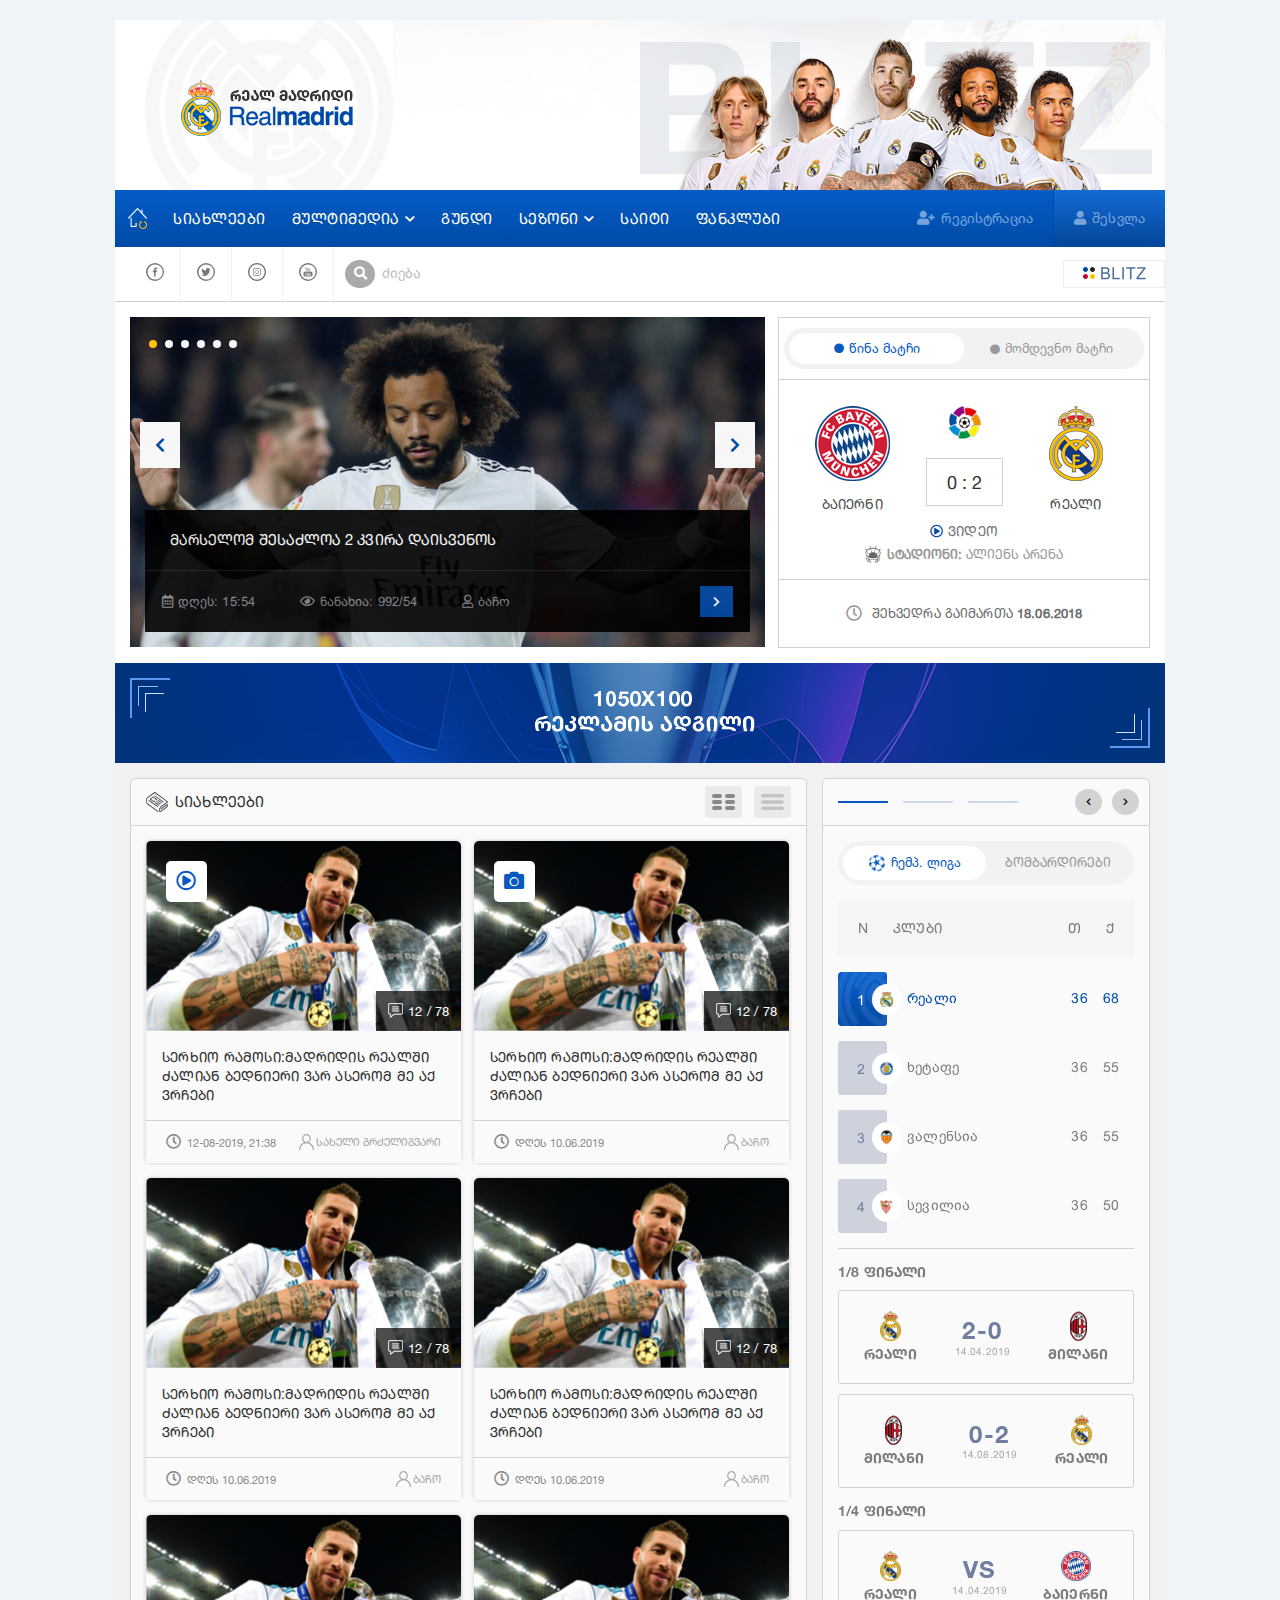
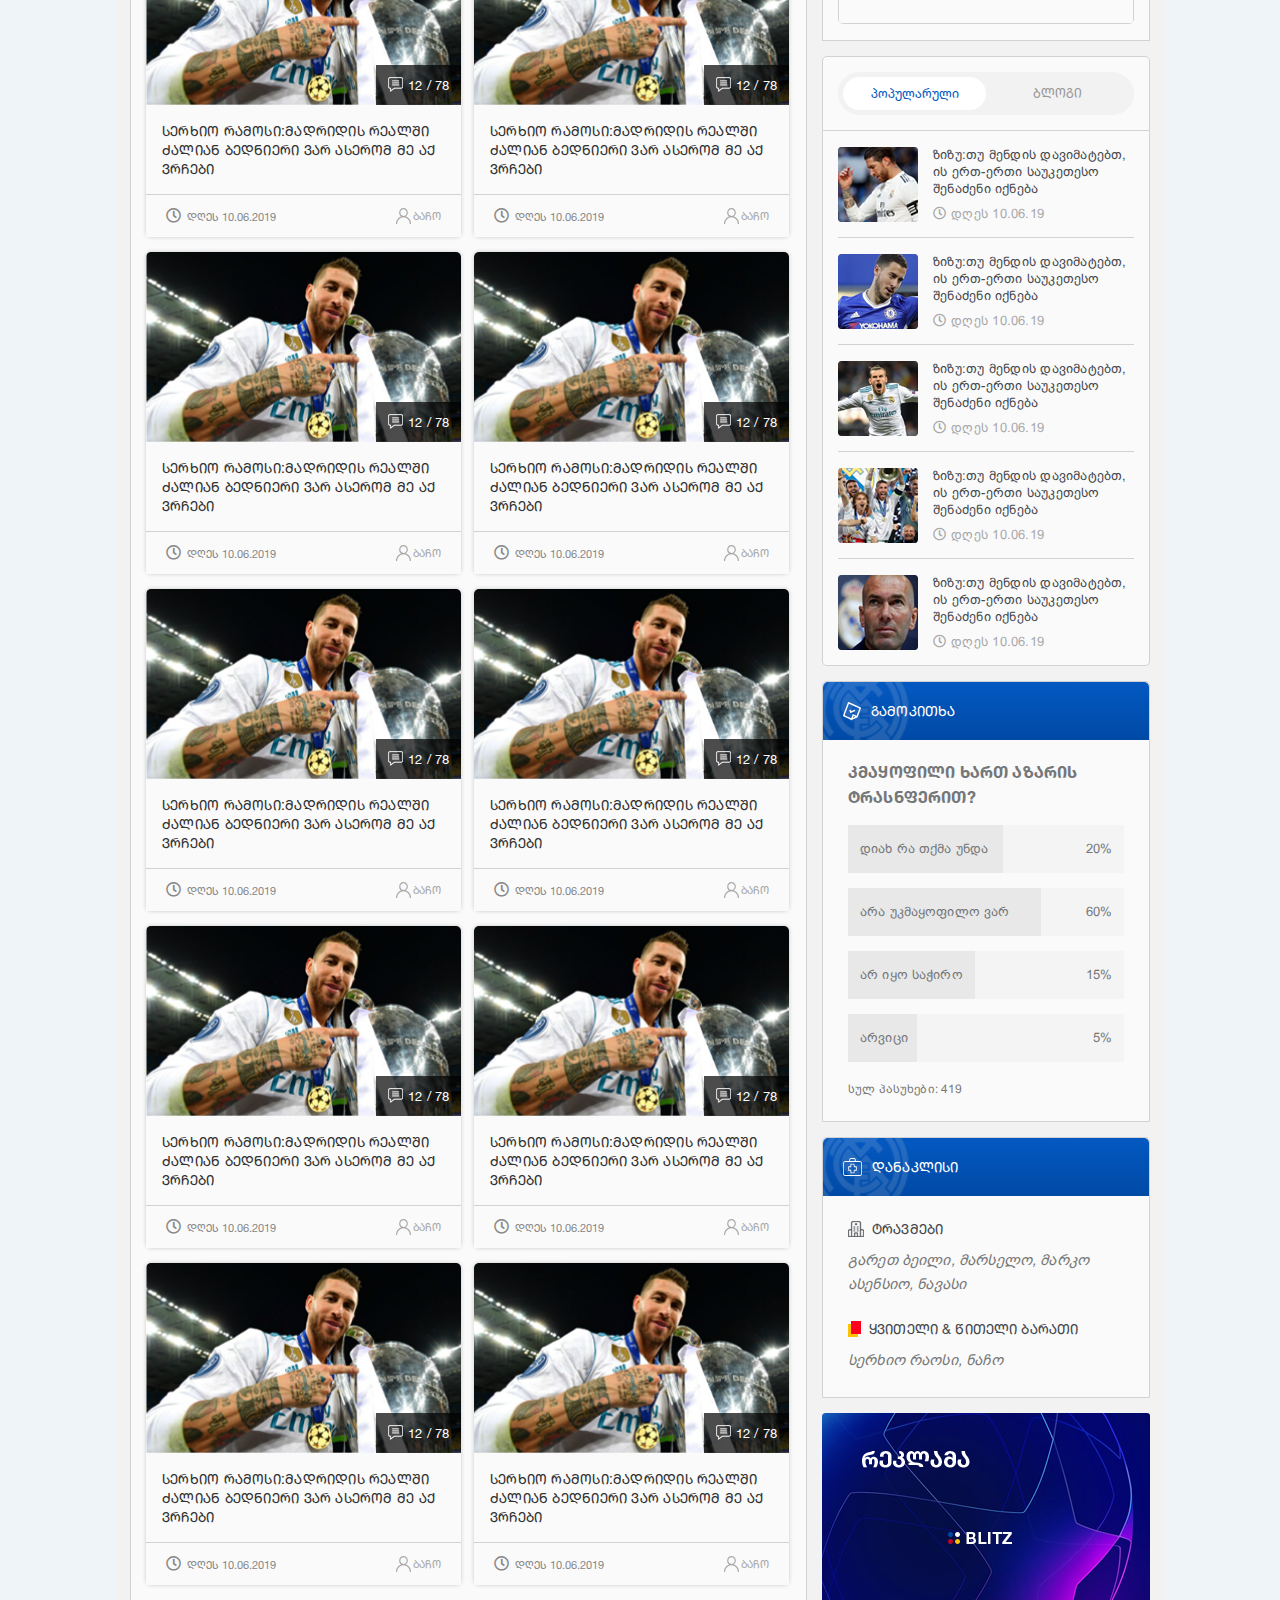
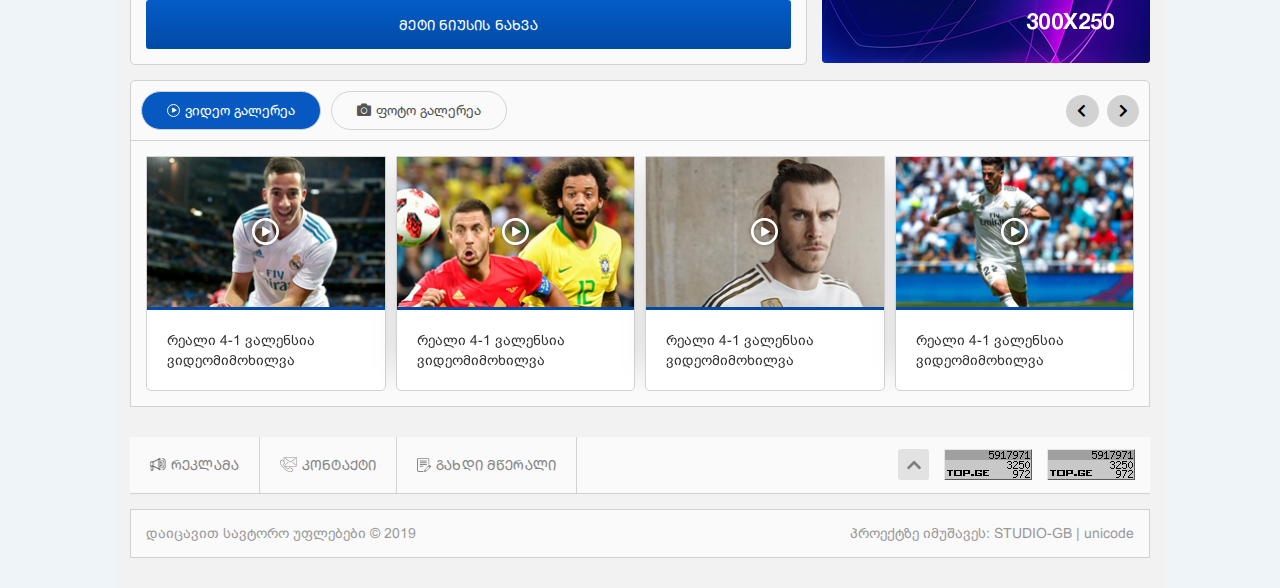
<file: Real/index.html>
﻿<!DOCTYPE html>
<html lang="ka">

<head>
    <title>Real-FC</title>
    <meta charset="UTF-8">
    <meta name="viewport" content="width=device-width, initial-scale=1.0">
    <meta http-equiv="X-UA-Compatible" content="ie=edge">
    <link rel="stylesheet" href="css/font-awasome.css">
    <link rel="stylesheet" href="css/swiper.min.css">
    <link rel="stylesheet" href="css/fonts.css">
    <link rel="stylesheet" href="css/styles.css">
    <link rel="stylesheet" href="css/responsive.css">

</head>

<body>
    <div class="body">
        <header>
            <div class="top_container">
                <h1>
                    <a href="index.html"><img src="images/logo.png" alt="logo"></a>
                    <a href="index.html" class="responsive_logo"><img src="images/responsive_logo.png" alt="logo"></a>
                </h1>
                <div class="background"></div>
            </div>

            <nav class="responsive_nav nav">
                <div class="show_menu">
                    <i class="fas fa-bars"></i>
                </div>
                <div class="authorization">
                    <div class="registration">
                        <button class="registration_popup">
                            <!-- New linkshi chasma ar chirdeba -->
                            <i class="fas fa-user-plus"></i>
                        </button>
                    </div>
                    <div class="sign_in">
                        <button class="sign_in_popup">
                            <!-- New igive wyoba ro qondes i garet gamovitane -->
                            <i class="fas fa-user"></i>
                        </button>
                    </div>
                </div>
                <div class="hidden_menu">
                    <ul>
                        <li><a href="search.html">სიახლეები</a></li>
                        <li class="dropdown_menu"><a>მულტიმედია<i class="fas fa-chevron-down arrow_down"></i></a>
                            <ul class="dropdown_content">
                                <li><a href="#">ვიდეო</a></li>
                                <li><a href="#">აუდიო</a></li>
                            </ul>
                        </li>
                        <li><a href="team.html">გუნდი</a></li>
                        <li class="dropdown_menu"><a>სეზონი<i class="fas fa-chevron-down arrow_down"></i></a>
                            <ul class="dropdown_content">
                                <li><a href="#">ჩემპიონთა ლიგა</a></li>
                                <li><a href="#">ლა ლიგა</a></li>
                                <li><a href="#">კოპა დელ რეი</a></li>
                            </ul>
                        </li>
                        <li><a href="#">საიტი</a></li>
                        <li><a href="#">ფანკლუბი</a></li>
                    </ul>
                </div>
            </nav>
            <nav class="nav">
                <ul class="menu">
                    <li>
                        <a href="index.html"><svg xmlns="http://www.w3.org/2000/svg"
                                xmlns:xlink="http://www.w3.org/1999/xlink" width="19" height="21" viewBox="0 0 19 21">
                                <defs>
                                    <image id="9b1yb" width="19" height="19"
                                        xlink:href="[data-uri]" />
                                    <clipPath id="9b1ya">
                                        <path d="M0 19V0h19v19z" />
                                    </clipPath>
                                </defs>
                                <g>
                                    <g>
                                        <g clip-path="url(&quot;#9b1ya&quot;)">
                                            <use xlink:href="#9b1yb" />
                                        </g>
                                    </g>
                                    <g>
                                        <path fill="#fcbf00"
                                            d="M17.82 13.977a3.965 3.965 0 0 0-1.541-.985v1.24c.271.138.528.318.753.55a3.027 3.027 0 0 1 0 4.196 2.84 2.84 0 0 1-4.085 0 3.03 3.03 0 0 1 0-4.196c.003-.003.012-.009.016-.014h.001l.668.685-.004-2.174-2.115-.003.665.683a.067.067 0 0 1-.016.018c-1.561 1.603-1.561 4.205 0 5.808a3.926 3.926 0 0 0 5.658 0c1.56-1.603 1.562-4.205 0-5.808z" />
                                    </g>
                                </g>
                            </svg></a>
                    </li>
                    <li><a href="search.html">სიახლეები</a></li>
                    <li class="dropdown_menu"><a href="#">მულტიმედია<i class="fas fa-chevron-down arrow_down"></i><i
                                class="fas fa-chevron-up arrow_up"></i></a>
                        <ul class="dropdown_content">
                            <li><a href="#">ვიდეო</a></li>
                            <li><a href="#">აუდიო</a></li>
                        </ul>
                    </li>
                    <li><a href="team.html">გუნდი</a></li>
                    <li class="dropdown_menu"><a href="season.html">სეზონი<i
                                class="fas fa-chevron-down arrow_down"></i><i
                                class="fas fa-chevron-up arrow_up"></i></a>
                        <ul class="dropdown_content">
                            <li><a href="#">ჩემპიონთა ლიგა</a></li>
                            <li><a href="#">ლა ლიგა</a></li>
                            <li><a href="#">კოპა დელ რეი</a></li>
                        </ul>
                    </li>
                    <li><a href="#">საიტი</a></li>
                    <li><a href="#">ფანკლუბი</a></li>
                </ul>
                <div class="authorization">
                    <div class="registration">
                        <button class="registration_popup">
                            <!-- New linkshi chasma ar chirdeba -->
                            <i class="fas fa-user-plus"></i>
                            <p>რეგისტრაცია</p>
                        </button>
                    </div>
                    <div class="sign_in">
                        <button class="sign_in_popup">
                            <!-- New igive wyoba ro qondes i garet gamovitane -->
                            <i class="fas fa-user"></i>
                            <p>შესვლა</p>
                        </button>
                    </div>
                </div>
            </nav>
            <div class="bottom_container">
                <div class="left_container">
                    <div class="social">
                        <a href="#"><svg xmlns="http://www.w3.org/2000/svg" width="18" height="18" viewBox="0 0 18 18">
                                <g>
                                    <g>
                                        <path fill="#777"
                                            d="M9.57 13.5V9.21h1.324l.241-1.588H9.57V6.48c0-.35.363-.432.532-.432h1.01V4.505L9.956 4.5c-1.583 0-1.943 1.15-1.943 1.886v1.237H6.864V9.21h1.148v4.29zM9 1.405a7.594 7.594 0 1 1 0 15.187A7.594 7.594 0 0 1 9 1.406zM9 18a9 9 0 0 0 9-9 9 9 0 0 0-9-9 9 9 0 0 0-9 9 9 9 0 0 0 9 9z" />
                                    </g>
                                </g>
                            </svg></a>
                        <a href="#"><svg xmlns="http://www.w3.org/2000/svg" width="18" height="18" viewBox="0 0 18 18">
                                <g>
                                    <g>
                                        <path fill="#777"
                                            d="M4.5 12.053zm0 0c.854.56 1.85.884 2.904.884 2.995 0 5.322-2.615 5.197-5.84l-.001-.01V7.06v-.03c.272-.2.638-.556.9-1.023a3.09 3.09 0 0 1-1.03.315c.271-.158.674-.676.773-1.086-.261.18-.862.441-1.158.441v.002a1.79 1.79 0 0 0-1.342-.618c-1.025 0-1.856.895-1.856 2 0 .152.016.3.047.445C7.542 7.468 5.916 6.717 5 5.432c-.562 1.05-.075 2.217.564 2.643-.219.017-.622-.027-.811-.226-.014.696.298 1.619 1.432 1.953-.219.128-.605.09-.773.063.06.59.824 1.358 1.66 1.358-.299.37-1.315 1.044-2.572.83zM9 1.406a7.594 7.594 0 1 1 0 15.187A7.594 7.594 0 0 1 9 1.406zM9 18a9 9 0 0 0 9-9 9 9 0 0 0-9-9 9 9 0 0 0-9 9 9 9 0 0 0 9 9z" />
                                    </g>
                                </g>
                            </svg></a>
                        <a href="#"><svg xmlns="http://www.w3.org/2000/svg" xmlns:xlink="http://www.w3.org/1999/xlink"
                                width="18" height="18" viewBox="0 0 18 18">
                                <defs>
                                    <image id="97n5b" width="18" height="18"
                                        xlink:href="[data-uri]" />
                                    <clipPath id="97n5a">
                                        <path d="M0 18V0h18v18z" />
                                    </clipPath>
                                </defs>
                                <g>
                                    <g>
                                        <g clip-path="url(&quot;#97n5a&quot;)">
                                            <use xlink:href="#97n5b" />
                                        </g>
                                    </g>
                                    <g>
                                        <path fill="#777"
                                            d="M11.023 7.3a.322.322 0 0 0 .227-.552.326.326 0 0 0-.227-.094.325.325 0 0 0-.324.323.325.325 0 0 0 .324.323zm-2.007.536a1.142 1.142 0 0 1 1.136.98 1.149 1.149 0 0 1-2.271.336 1.14 1.14 0 0 1 .213-.852 1.139 1.139 0 0 1 .922-.464zm-1.069 2.589a1.783 1.783 0 0 0 1.332.333 1.78 1.78 0 0 0 1.178-.706c.285-.385.404-.858.333-1.332a1.785 1.785 0 0 0-.505-1.005 1.785 1.785 0 0 0-1.532-.506c-.474.07-.892.32-1.178.706a1.783 1.783 0 0 0-.333 1.332c.07.474.32.892.705 1.178zM5.646 7.16c0-.836.68-1.515 1.516-1.515h3.676c.836 0 1.516.68 1.516 1.515v3.677c0 .835-.68 1.515-1.516 1.515H7.162c-.836 0-1.516-.68-1.516-1.515V7.16zM10.838 13C12.031 13 13 12.03 13 10.838V7.16C13 5.97 12.03 5 10.838 5H7.162C5.97 5 5 5.97 5 7.16v3.677C5 12.029 5.97 13 7.162 13z" />
                                    </g>
                                </g>
                            </svg></a>
                        <a href="#"><svg xmlns="http://www.w3.org/2000/svg" width="18" height="18" viewBox="0 0 18 18">
                                <g>
                                    <g>
                                        <path fill="#777"
                                            d="M7.367 7.772V6.738L8.141 4.5h-.588l-.356 1.389h-.036l-.374-1.389h-.583l.74 2.302v.97zm1.274-1.93a.22.22 0 0 1 .153-.051c.067 0 .096.017.138.052.042.034.063.079.063.136v1.14c0 .07-.02.123-.061.164-.043.038-.071.057-.14.057-.069 0-.121-.02-.157-.057-.037-.038-.055-.093-.055-.163V5.979c0-.057.02-.103.059-.136zm-.257 1.751c.135.127.2.191.423.191.232 0 .262-.062.397-.186.131-.123.197-.296.197-.516v-1.07c0-.195-.064-.388-.176-.5-.13-.13-.195-.205-.407-.205-.233 0-.298.088-.437.205-.138.118-.2.288-.2.485V7.07c0 .219.069.392.203.522zm1.516.169c.024.024.071.04.13.04a.442.442 0 0 0 .264-.096c.123-.095.225-.226.333-.421v.435h.41V5.31h-.41v1.638c-.049.057-.263.346-.3.346-.048 0-.057-.013-.08-.04-.02-.027-.032-.07-.032-.131V5.309h-.41V7.3c0 .154.013.379.095.463zm1.53 3.357v-.076c0-.092-.016-.346-.043-.383-.028-.04-.076-.059-.14-.059-.065 0-.113.02-.142.059-.029.037-.044.291-.044.383v.076zm-1.898 1.184a.214.214 0 0 0 .102.025c.052 0 .091-.016.115-.048.025-.031.075-.082.075-.154v-1.362c0-.076-.053-.132-.082-.173a.166.166 0 0 0-.134-.056.199.199 0 0 0-.092.021c-.028.014-.083.037-.113.068v1.6a.461.461 0 0 0 .129.079zM6.139 9.404h1.23v.409h-.415v2.862h-.412V9.813H6.14zm4.67.998a.613.613 0 0 1 .456-.176c.192 0 .338.053.438.16.105.112.156.456.156.659v.408h-.798v.545c0 .113.015.192.042.236.028.043.073.065.142.065.068 0 .115-.018.142-.055.027-.037.043-.117.043-.246V11.9h.428v.111c0 .222-.05.386-.156.498-.105.11-.26.167-.467.167a.562.562 0 0 1-.442-.179c-.107-.115-.16-.279-.16-.486v-.966c0-.186.059-.528.177-.643zM9.612 12.63a.55.55 0 0 1-.183-.151v.171h-.433V9.404h.408v.981a.824.824 0 0 1 .208-.156.412.412 0 0 1 .2-.054c.134 0 .239.05.31.145.07.096.106.236.106.42v1.447c0 .16-.033.28-.1.366a.354.354 0 0 1-.29.128.48.48 0 0 1-.226-.051zM7.353 10.23h.415v1.903c0 .052.009.09.027.114.018.023.047.035.087.035.03 0 .097-.015.145-.048.048-.03.119-.07.158-.117v-1.887h.404v2.446H8.16v-.295c-.08.087-.161.184-.248.23a.485.485 0 0 1-.248.072c-.099 0-.174-.033-.224-.1a.485.485 0 0 1-.087-.298zm4.503 3.268c.91 0 1.644-.753 1.644-1.68v-1.557c0-.929-.735-1.681-1.644-1.681H6.144c-.908 0-1.644.752-1.644 1.68v1.558c0 .927.736 1.68 1.644 1.68zM9 1.406a7.594 7.594 0 1 1 0 15.187A7.594 7.594 0 0 1 9 1.406zM9 18a9 9 0 0 0 9-9 9 9 0 0 0-9-9 9 9 0 0 0-9 9 9 9 0 0 0 9 9z" />
                                    </g>
                                </g>
                            </svg></a>
                    </div>
                    <div class="form">
                        <form action="action.php" method="get">
                            <button><i class="fas fa-search"></i></button>
                            <input type="text" name="search" placeholder="ძიება">
                        </form>
                    </div>
                </div>
                <div class="right_container">
                    <div class="company_icons">
                        <div class="hover_container">
                            <div class="row">
                                <div class="team">
                                    <a href="#"><img src="images/icons/barca.png" alt="juve">mybarca.ge</a>
                                </div>
                                <div class="team">
                                    <a href="#"><img src="images/icons/barca.png" alt="juve">mybarca.ge</a>
                                </div>
                                <div class="team">
                                    <a href="#"><img src="images/icons/barca.png" alt="juve">mybarca.ge</a>
                                </div>
                                <div class="team">
                                    <a href="#"><img src="images/icons/barca.png" alt="juve">mybarca.ge</a>
                                </div>
                            </div>
                            <div class="row">
                                <div class="team">
                                    <a href="#"><img src="images/icons/barca.png" alt="juve">mybarca.ge</a>
                                </div>
                                <div class="team">
                                    <a href="#"><img src="images/icons/barca.png" alt="juve">mybarca.ge</a>
                                </div>
                                <div class="team">
                                    <a href="#"><img src="images/icons/barca.png" alt="juve">mybarca.ge</a>
                                </div>
                                <div class="team">
                                    <a href="#"><img src="images/icons/barca.png" alt="juve">mybarca.ge</a>
                                </div>
                            </div>

                            
                        </div>
                        <div class="blitz">
                            <i class="fas fa-caret-left"></i>
                            <a href="#"></a>
                        </div>
                    </div>
                </div>
            </div>
        </header>
        <div class="container">
            <div class="content">
                <div class="left_container">
                    <div class="swiper-container slider_first">
                        <div class="swiper-wrapper">
                            <div class="swiper-slide">
                                <div class="slider_content">
                                    <div class="text_container">
                                        <h2><a href="#">მარსელომ შესაძლოა 2 კვირა დაისვენოს</a></h2>
                                    </div>
                                    <div class="bottom_container">
                                        <div class="info_container">
                                            <p><i class="far fa-calendar-alt"></i>დღეს: 15:54</p>
                                            <p><i class="far fa-eye"></i>ნანახია: 992/54</p>
                                            <p><i class="far fa-user"></i>ბაჩო </p>
                                        </div>
                                        <div class="more">
                                            <i class="fas fa-chevron-right"></i>
                                        </div>
                                    </div>
                                </div>
                            </div>
                            <div class="swiper-slide swiper-slide2">
                                <div class="slider_content">
                                    <div class="text_container">
                                        <h2><a href="#">მარსელომ შესაძლოა 2 კვირა დაისვენოს</a></h2>
                                    </div>
                                    <div class="bottom_container">
                                        <div class="info_container">
                                            <p><i class="far fa-calendar-alt"></i>დღეს: 15:54</p>
                                            <p><i class="far fa-eye"></i>ნანახია: 992/54</p>
                                            <p><i class="far fa-user"></i>ბაჩო</p>
                                        </div>
                                        <div class="more">
                                            <i class="fas fa-chevron-right"></i>
                                        </div>
                                    </div>
                                </div>
                            </div>
                            <div class="swiper-slide swiper-slide3">
                                <div class="slider_content">
                                    <div class="text_container">
                                        <h2><a href="#">მარსელომ შესაძლოა 2 კვირა დაისვენოს</a></h2>
                                    </div>
                                    <div class="bottom_container">
                                        <div class="info_container">
                                            <p><i class="far fa-calendar-alt"></i>დღეს: 15:54</p>
                                            <p><i class="far fa-eye"></i>ნანახია: 992/54</p>
                                            <p><i class="far fa-user"></i>ბაჩო</p>
                                        </div>
                                        <div class="more">
                                            <i class="fas fa-chevron-right"></i>
                                        </div>
                                    </div>
                                </div>
                            </div>
                            <div class="swiper-slide">
                                <div class="slider_content">
                                    <div class="text_container">
                                        <h2><a href="#">მარსელომ შესაძლოა 2 კვირა დაისვენოს</a></h2>
                                    </div>
                                    <div class="bottom_container">
                                        <div class="info_container">
                                            <p><i class="far fa-calendar-alt"></i>დღეს: 15:54</p>
                                            <p><i class="far fa-eye"></i>ნანახია: 992/54</p>
                                            <p><i class="far fa-user"></i>ბაჩო</p>
                                        </div>
                                        <div class="more">
                                            <i class="fas fa-chevron-right"></i>
                                        </div>
                                    </div>
                                </div>
                            </div>
                            <div class="swiper-slide swiper-slide2">
                                <div class="slider_content">
                                    <div class="text_container">
                                        <h2><a href="#">მარსელომ შესაძლოა 2 კვირა დაისვენოს</a></h2>
                                    </div>
                                    <div class="bottom_container">
                                        <div class="info_container">
                                            <p><i class="far fa-calendar-alt"></i>დღეს: 15:54</p>
                                            <p><i class="far fa-eye"></i>ნანახია: 992/54</p>
                                            <p><i class="far fa-user"></i>ბაჩო</p>
                                        </div>
                                        <div class="more">
                                            <i class="fas fa-chevron-right"></i>
                                        </div>
                                    </div>
                                </div>
                            </div>
                            <div class="swiper-slide swiper-slide3">
                                <div class="slider_content">
                                    <div class="text_container">
                                        <h2><a href="#">მარსელომ შესაძლოა 2 კვირა დაისვენოს</a></h2>
                                    </div>
                                    <div class="bottom_container">
                                        <div class="info_container">
                                            <p><i class="far fa-calendar-alt"></i>დღეს: 15:54</p>
                                            <p><i class="far fa-eye"></i>ნანახია: 992/54</p>
                                            <p><i class="far fa-user"></i>ბაჩო</p>
                                        </div>
                                        <div class="more">
                                            <i class="fas fa-chevron-right"></i>
                                        </div>
                                    </div>
                                </div>
                            </div>
                        </div>
                        <!-- Add Pagination -->
                        <div class="swiper-pagination swiper-pagination-white pagination-first "></div>
                        <!-- Add Navigation -->
                        <div class="swiper-button-prev navigation_button prev-first"><i class="fas fa-chevron-left"></i>
                        </div>
                        <div class="swiper-button-next navigation_button next-first"><i
                                class="fas fa-chevron-right"></i></div>
                    </div>
                </div>
                <div class="show_match">
                    <i class="fas fa-plus font-size-up"></i>
                    <p>წინა და მომდევნო მატჩები</p>
                </div>
                <div class="right_container">
                    <div class="top_container">
                        <div class="tab">
                            <button class="tablinks active previous openTabs" data-tab="previous-match"><i
                                    class="fas fa-circle"></i><span>წინა მატჩი</span></button>
                            <button class="tablinks next openTabs" data-tab="next-match"><i
                                    class="fas fa-circle"></i><span>მომდევნო მატჩი</span></button>
                        </div>
                    </div>

                    <div id="previous-match" class="tabcontent show_tab active">
                        <div class="inside_content">
                            <div class="left_side container">
                                <img src="images/teams/bayern.png" alt="barca">
                                <span>ბაიერნი</span>
                            </div>
                            <div class="middle_side">
                                <img src="images/teams/Layer_27.png" alt="image">
                                <div class="score_container">
                                    <span>0 : 2</span>
                                </div>
                            </div>
                            <div class="right_side container">
                                <img src="images/teams/real.png" alt="real">
                                <span>რეალი</span>
                            </div>
                        </div>
                        <div class="video_container">
                            <a href="#">
                                <i class="far fa-play-circle"></i><span>ვიდეო</span>
                            </a>
                        </div>
                        <div class="bottom_side">
                            <img src="images/icons/stadium.png" alt="stadium">
                            <span><b>სტადიონი:</b> ალიენს არენა</span>
                        </div>
                        <div class="bottom_container">
                            <i class="far fa-clock"></i>
                            <span>შეხვედრა გაიმართა <b>18.06.2018</b></span>
                        </div>
                    </div>

                    <div id="next-match" class="tabcontent hide_tab">
                        <div class="inside_content">
                            <div class="left_side container">
                                <img src="images/teams/real.png" alt="barca">
                                <span>ბაიერნი</span>
                            </div>
                            <div class="middle_side">
                                <img src="images/teams/Layer_27.png" alt="image">
                                <div class="score_container">
                                    <span>VS</span>
                                </div>
                            </div>
                            <div class="right_side container">
                                <img src="images/teams/bayern.png" alt="real">
                                <span>რეალი</span>
                            </div>
                        </div>
                        <div class="video_container">
                            <i class="far fa-clock"></i>
                            20.06.2019 : 23:45
                        </div>
                        <div class="bottom_side">
                            <img src="images/icons/stadium.png" alt="stadium">
                            <span><b>სტადიონი:</b> ალიენს არენა</span>
                        </div>
                        <div class="bottom_container">
                            <i class="far fa-clock"></i><span>დარჩა </span>
                            <div id="getting-started"></div>
                        </div>
                    </div>
                </div>
            </div>
        </div>
        <div class="reclam_baner">
            <img src="images/reclam.png" alt="reclam">
        </div>

        <div class="web_content">
            <div class="left_right_side">
                <div class="left_side">
                    <div class="top_container">
                        <div class="news">
                            <svg xmlns="http://www.w3.org/2000/svg" width="22" height="20" viewBox="0 0 22 20">
                                <g>
                                    <g>
                                        <path fill="#333"
                                            d="M7.604 10a.325.325 0 0 0 .388-.004l.8-.6c.168-.128.216-.389.108-.584-.109-.195-.334-.251-.502-.125l-.607.456-2.907-2.1 2.33-1.704 2.865 2.086-.333.25c-.169.127-.217.388-.108.584.108.195.333.25.5.125l.814-.61a.443.443 0 0 0 .165-.357.438.438 0 0 0-.17-.354l-3.54-2.578a.317.317 0 0 0-.386 0L4.007 6.69a.443.443 0 0 0-.17.357c0 .145.066.28.172.357L7.604 10zm9.303.225a.33.33 0 0 0 .193.064c.12 0 .238-.07.307-.196.107-.197.056-.457-.113-.582l-8.38-6.129c-.17-.124-.393-.064-.5.133-.107.196-.055.456.114.58l8.379 6.13zm-1.45 1.118a.33.33 0 0 0 .193.065c.121 0 .239-.07.308-.198.106-.198.055-.458-.115-.58l-3.54-2.58c-.17-.123-.393-.063-.5.134-.106.197-.055.457.115.58l3.54 2.579zM14.01 12.46a.32.32 0 0 0 .191.064c.121 0 .24-.07.308-.198.107-.198.055-.458-.115-.58l-3.568-2.588c-.169-.123-.393-.063-.499.135-.106.197-.054.457.116.58l3.567 2.587zm-1.45 1.118c.06.043.127.064.192.064.121 0 .239-.07.308-.199.106-.198.053-.457-.117-.58L9.35 10.268c-.17-.122-.395-.063-.5.135-.106.197-.054.457.116.58l3.595 2.596zm-.983 1.462c.06.043.126.064.19.064.122 0 .24-.07.31-.199.105-.198.053-.458-.117-.58L3.087 7.916c-.17-.122-.393-.062-.5.136-.104.197-.052.457.118.58l8.871 6.408zm2.008 4.792c.174.11.365.165.566.165.302 0 .628-.121.959-.363l5.904-4.319c.553-.405.987-1.317.987-2.078 0-.452-.156-.812-.428-.986-.271-.175-.616-.136-.946.104l-6.09 4.455c-.169.124-.22.385-.113.58.106.198.33.257.5.133l6.09-4.454c.128-.095.199-.087.208-.081.011.007.054.072.054.25 0 .474-.304 1.112-.65 1.365l-5.903 4.318c-.314.23-.6.293-.787.173-.186-.12-.293-.435-.293-.866 0-1.092.671-2.506 1.467-3.087l6.722-4.917A.442.442 0 0 0 22 9.87a.442.442 0 0 0-.17-.358L8.916.064a.321.321 0 0 0-.387 0L1.724 5.04C.757 5.748 0 7.341 0 8.67v.224c0 1.328.757 2.92 1.724 3.629l10.12 7.401c.17.125.393.065.5-.132.107-.196.056-.456-.114-.58L2.11 11.808C1.36 11.26.727 9.924.727 8.893v-.224c0-1.031.633-2.366 1.385-2.916L8.72.918l12.236 8.95-6.235 4.56c-1.013.74-1.806 2.411-1.806 3.8 0 .76.238 1.328.668 1.605z" />
                                    </g>
                                </g>
                            </svg>
                            <span>სიახლეები</span>
                            <div class="arrow"><i class="fas fa-chevron-right"></i></div>
                        </div>
                        <div class="search">
                            <div class="change_container">
                                <div class="change grid1 active">
                                    <svg xmlns="http://www.w3.org/2000/svg" width="23" height="16" viewBox="0 0 23 16">
                                        <g>
                                            <g>
                                                <g>
                                                    <path d="M2 0h6a2 2 0 0 1 0 4H2a2 2 0 1 1 0-4z" />
                                                </g>
                                                <g>
                                                    <path d="M15 0h6a2 2 0 0 1 0 4h-6a2 2 0 1 1 0-4z" />
                                                </g>
                                            </g>
                                            <g>
                                                <g>
                                                    <path d="M2 6h6a2 2 0 1 1 0 3.999H2a2 2 0 1 1 0-4z" />
                                                </g>
                                                <g>
                                                    <path d="M15 6h6a2 2 0 1 1 0 3.999h-6a2 2 0 1 1 0-4z" />
                                                </g>
                                            </g>
                                            <g>
                                                <g>
                                                    <path d="M2 12h6a2 2 0 0 1 0 4H2a2 2 0 0 1 0-4z" />
                                                </g>
                                                <g>
                                                    <path d="M15 12h6a2 2 0 0 1 0 4h-6a2 2 0 0 1 0-4z" />
                                                </g>
                                            </g>
                                        </g>
                                    </svg>
                                </div>
                                <div class="change grid2">
                                    <svg xmlns="http://www.w3.org/2000/svg" width="23" height="16" viewBox="0 0 23 16">
                                        <g>
                                            <g>
                                                <path
                                                    d="M2.226 3.427C1.002 3.427 0 2.657 0 1.713 0 .77 1.002 0 2.226 0h18.548C21.999-.001 23 .77 23 1.713c0 .944-1.001 1.714-2.226 1.714zm0 6.287C1.002 9.713 0 8.941 0 7.998c0-.942 1.002-1.714 2.226-1.714h18.548C21.999 6.285 23 7.057 23 8c0 .943-1.001 1.715-2.226 1.715zm0 6.285C1.002 16 0 15.228 0 14.285s1.002-1.714 2.226-1.714h18.548c1.225 0 2.226.771 2.226 1.714S22 15.999 20.774 15.999z" />
                                            </g>
                                        </g>
                                    </svg>
                                </div>
                            </div>
                        </div>

                    </div>
                    <div class="container">
                        <div class="news">
                            <div class="news_image_container">
                                <a href="inner_page.html"><img src="images/news_image.png" alt="news_image"></a>

                                <div class="comment">
                                    <svg xmlns="http://www.w3.org/2000/svg" xmlns:xlink="http://www.w3.org/1999/xlink"
                                        width="15" height="15" viewBox="0 0 15 15">
                                        <defs>
                                            <image id="7tdrb" width="15" height="15"
                                                xlink:href="[data-uri]" />
                                            <clipPath id="7tdra">
                                                <path d="M0 15V0h15v15z" />
                                            </clipPath>
                                        </defs>
                                        <g>
                                            <g>
                                                <g clip-path="url(&quot;#7tdra&quot;)">
                                                    <use xlink:href="#7tdrb" />
                                                </g>
                                            </g>
                                        </g>
                                    </svg>
                                    <span>12 / 78</span>
                                </div>
                                <div class="video">
                                    <a href="#"><i class="far fa-play-circle"></i></a>
                                </div>
                            </div>
                            <div class="news_content">
                                <h3><a href="inner_page.html">სერხიო რამოსი:მადრიდის რეალში ძალიან ბედნიერი ვარ ასერომ
                                        მე აქ ვრჩები</a></h3>
                                <div class="bottom_container">

                                    <div class="text">
                                        <p>რაც შეეხება "გლეიზერების" კლუბის ინტერესს იან ობლაკის მიმართ, ისინი სლოვნიელ
                                            მეკარეში დავიდ დე ხეას შემცვლელს ხედავენ, რომელმაც შესაძლოა...</p>
                                    </div>
                                    <div class="time_author">
                                        <div class="time">
                                            <i class="far fa-clock"></i>
                                            <span>12-08-2019, 21:38</span>
                                        </div>
                                        <div class="time time_grid2">
                                            <i class="far fa-clock"></i>
                                            <span>დღეს 12:56</span>
                                        </div>
                                        <div class="comment">
                                            <img src="images/icons/comment.png" alt="comment">
                                            <span>12 / 78</span>
                                        </div>
                                        <div class="author">
                                            <svg xmlns="http://www.w3.org/2000/svg" width="15" height="16"
                                                viewBox="0 0 15 16">
                                                <g>
                                                    <g>
                                                        <path fill="#a9a9a9"
                                                            d="M7.5 7.999c-1.745 0-3.164-1.514-3.164-3.375S5.756 1.25 7.5 1.25c1.745 0 3.164 1.514 3.164 3.375S9.244 8 7.5 8zm5.303 2.344a7.42 7.42 0 0 0-2.85-1.907c1.136-.835 1.883-2.232 1.883-3.812C11.836 2.074 9.89 0 7.5 0c-2.39 0-4.336 2.075-4.336 4.625 0 1.58.746 2.977 1.883 3.812a7.418 7.418 0 0 0-2.85 1.907C.78 11.853 0 13.863 0 16h1.172c0-3.723 2.838-6.75 6.328-6.75s6.328 3.027 6.328 6.75H15c0-2.138-.78-4.147-2.197-5.657z" />
                                                    </g>
                                                </g>
                                            </svg>
                                            <span>სახელი გრძელიგვარი</span>
                                        </div>
                                    </div>
                                </div>
                            </div>
                        </div>
                        <div class="news">
                            <div class="news_image_container">
                                <a href="#"><img src="images/news_image.png" alt="news_image"></a>

                                <div class="comment">
                                    <svg xmlns="http://www.w3.org/2000/svg" xmlns:xlink="http://www.w3.org/1999/xlink"
                                        width="15" height="15" viewBox="0 0 15 15">
                                        <defs>
                                            <image id="7tdrb" width="15" height="15"
                                                xlink:href="[data-uri]" />
                                            <clipPath id="7tdra">
                                                <path d="M0 15V0h15v15z" />
                                            </clipPath>
                                        </defs>
                                        <g>
                                            <g>
                                                <g clip-path="url(&quot;#7tdra&quot;)">
                                                    <use xlink:href="#7tdrb" />
                                                </g>
                                            </g>
                                        </g>
                                    </svg>
                                    <span>12 / 78</span>
                                </div>
                                <div class="video">
                                    <a href="#"><i class="fas fa-camera"></i></a>
                                </div>
                            </div>
                            <div class="news_content">
                                <h3><a href="#">სერხიო რამოსი:მადრიდის რეალში ძალიან ბედნიერი ვარ ასერომ მე აქ
                                        ვრჩები</a></h3>
                                <div class="bottom_container">
                                    <div class="time_author">
                                        <div class="time">
                                            <i class="far fa-clock"></i>
                                            <span>დღეს 10.06.2019</span>
                                        </div>
                                        <div class="time time_grid2">
                                            <i class="far fa-clock"></i>
                                            <span>დღეს 12:56</span>
                                        </div>
                                        <div class="comment">
                                            <img src="images/icons/comment.png" alt="comment">
                                            <span>12 / 78</span>
                                        </div>
                                        <div class="author">
                                            <svg xmlns="http://www.w3.org/2000/svg" width="15" height="16"
                                                viewBox="0 0 15 16">
                                                <g>
                                                    <g>
                                                        <path fill="#a9a9a9"
                                                            d="M7.5 7.999c-1.745 0-3.164-1.514-3.164-3.375S5.756 1.25 7.5 1.25c1.745 0 3.164 1.514 3.164 3.375S9.244 8 7.5 8zm5.303 2.344a7.42 7.42 0 0 0-2.85-1.907c1.136-.835 1.883-2.232 1.883-3.812C11.836 2.074 9.89 0 7.5 0c-2.39 0-4.336 2.075-4.336 4.625 0 1.58.746 2.977 1.883 3.812a7.418 7.418 0 0 0-2.85 1.907C.78 11.853 0 13.863 0 16h1.172c0-3.723 2.838-6.75 6.328-6.75s6.328 3.027 6.328 6.75H15c0-2.138-.78-4.147-2.197-5.657z" />
                                                    </g>
                                                </g>
                                            </svg>
                                            <span>ბაჩო</span>
                                        </div>
                                    </div>

                                    <div class="text">
                                        <p>რაც შეეხება "გლეიზერების" კლუბის ინტერესს იან ობლაკის მიმართ, ისინი სლოვნიელ
                                            მეკარეში დავიდ დე ხეას შემცვლელს ხედავენ, რომელმაც შესაძლოა...</p>
                                    </div>
                                </div>
                            </div>
                        </div>
                        <div class="news">
                            <div class="news_image_container">
                                <a href="#"><img src="images/news_image.png" alt="news_image"></a>

                                <div class="comment">
                                    <svg xmlns="http://www.w3.org/2000/svg" xmlns:xlink="http://www.w3.org/1999/xlink"
                                        width="15" height="15" viewBox="0 0 15 15">
                                        <defs>
                                            <image id="7tdrb" width="15" height="15"
                                                xlink:href="[data-uri]" />
                                            <clipPath id="7tdra">
                                                <path d="M0 15V0h15v15z" />
                                            </clipPath>
                                        </defs>
                                        <g>
                                            <g>
                                                <g clip-path="url(&quot;#7tdra&quot;)">
                                                    <use xlink:href="#7tdrb" />
                                                </g>
                                            </g>
                                        </g>
                                    </svg>
                                    <span>12 / 78</span>
                                </div>
                            </div>
                            <div class="news_content">
                                <h3><a href="#">სერხიო რამოსი:მადრიდის რეალში ძალიან ბედნიერი ვარ ასერომ მე აქ
                                        ვრჩები</a></h3>
                                <div class="bottom_container">
                                    <div class="time_author">
                                        <div class="time">
                                            <i class="far fa-clock"></i>
                                            <span>დღეს 10.06.2019</span>
                                        </div>
                                        <div class="time time_grid2">
                                            <i class="far fa-clock"></i>
                                            <span>დღეს 12:56</span>
                                        </div>
                                        <div class="comment">
                                            <img src="images/icons/comment.png" alt="comment">
                                            <span>12 / 78</span>
                                        </div>
                                        <div class="author">
                                            <svg xmlns="http://www.w3.org/2000/svg" width="15" height="16"
                                                viewBox="0 0 15 16">
                                                <g>
                                                    <g>
                                                        <path fill="#a9a9a9"
                                                            d="M7.5 7.999c-1.745 0-3.164-1.514-3.164-3.375S5.756 1.25 7.5 1.25c1.745 0 3.164 1.514 3.164 3.375S9.244 8 7.5 8zm5.303 2.344a7.42 7.42 0 0 0-2.85-1.907c1.136-.835 1.883-2.232 1.883-3.812C11.836 2.074 9.89 0 7.5 0c-2.39 0-4.336 2.075-4.336 4.625 0 1.58.746 2.977 1.883 3.812a7.418 7.418 0 0 0-2.85 1.907C.78 11.853 0 13.863 0 16h1.172c0-3.723 2.838-6.75 6.328-6.75s6.328 3.027 6.328 6.75H15c0-2.138-.78-4.147-2.197-5.657z" />
                                                    </g>
                                                </g>
                                            </svg>
                                            <span>ბაჩო</span>
                                        </div>
                                    </div>

                                    <div class="text">
                                        <p>რაც შეეხება "გლეიზერების" კლუბის ინტერესს იან ობლაკის მიმართ, ისინი სლოვნიელ
                                            მეკარეში დავიდ დე ხეას შემცვლელს ხედავენ, რომელმაც შესაძლოა...</p>
                                    </div>
                                </div>
                            </div>
                        </div>
                        <div class="news">
                            <div class="news_image_container">
                                <a href="#"><img src="images/news_image.png" alt="news_image"></a>

                                <div class="comment">
                                    <svg xmlns="http://www.w3.org/2000/svg" xmlns:xlink="http://www.w3.org/1999/xlink"
                                        width="15" height="15" viewBox="0 0 15 15">
                                        <defs>
                                            <image id="7tdrb" width="15" height="15"
                                                xlink:href="[data-uri]" />
                                            <clipPath id="7tdra">
                                                <path d="M0 15V0h15v15z" />
                                            </clipPath>
                                        </defs>
                                        <g>
                                            <g>
                                                <g clip-path="url(&quot;#7tdra&quot;)">
                                                    <use xlink:href="#7tdrb" />
                                                </g>
                                            </g>
                                        </g>
                                    </svg>
                                    <span>12 / 78</span>
                                </div>
                            </div>
                            <div class="news_content">
                                <h3><a href="#">სერხიო რამოსი:მადრიდის რეალში ძალიან ბედნიერი ვარ ასერომ მე აქ
                                        ვრჩები</a></h3>
                                <div class="bottom_container">
                                    <div class="time_author">
                                        <div class="time">
                                            <i class="far fa-clock"></i>
                                            <span>დღეს 10.06.2019</span>
                                        </div>
                                        <div class="time time_grid2">
                                            <i class="far fa-clock"></i>
                                            <span>დღეს 12:56</span>
                                        </div>
                                        <div class="comment">
                                            <img src="images/icons/comment.png" alt="comment">
                                            <span>12 / 78</span>
                                        </div>
                                        <div class="author">
                                            <svg xmlns="http://www.w3.org/2000/svg" width="15" height="16"
                                                viewBox="0 0 15 16">
                                                <g>
                                                    <g>
                                                        <path fill="#a9a9a9"
                                                            d="M7.5 7.999c-1.745 0-3.164-1.514-3.164-3.375S5.756 1.25 7.5 1.25c1.745 0 3.164 1.514 3.164 3.375S9.244 8 7.5 8zm5.303 2.344a7.42 7.42 0 0 0-2.85-1.907c1.136-.835 1.883-2.232 1.883-3.812C11.836 2.074 9.89 0 7.5 0c-2.39 0-4.336 2.075-4.336 4.625 0 1.58.746 2.977 1.883 3.812a7.418 7.418 0 0 0-2.85 1.907C.78 11.853 0 13.863 0 16h1.172c0-3.723 2.838-6.75 6.328-6.75s6.328 3.027 6.328 6.75H15c0-2.138-.78-4.147-2.197-5.657z" />
                                                    </g>
                                                </g>
                                            </svg>
                                            <span>ბაჩო</span>
                                        </div>
                                    </div>

                                    <div class="text">
                                        <p>რაც შეეხება "გლეიზერების" კლუბის ინტერესს იან ობლაკის მიმართ, ისინი სლოვნიელ
                                            მეკარეში დავიდ დე ხეას შემცვლელს ხედავენ, რომელმაც შესაძლოა...</p>
                                    </div>
                                </div>
                            </div>
                        </div>
                        <div class="news">
                            <div class="news_image_container">
                                <a href="#"><img src="images/news_image.png" alt="news_image"></a>

                                <div class="comment">
                                    <svg xmlns="http://www.w3.org/2000/svg" xmlns:xlink="http://www.w3.org/1999/xlink"
                                        width="15" height="15" viewBox="0 0 15 15">
                                        <defs>
                                            <image id="7tdrb" width="15" height="15"
                                                xlink:href="[data-uri]" />
                                            <clipPath id="7tdra">
                                                <path d="M0 15V0h15v15z" />
                                            </clipPath>
                                        </defs>
                                        <g>
                                            <g>
                                                <g clip-path="url(&quot;#7tdra&quot;)">
                                                    <use xlink:href="#7tdrb" />
                                                </g>
                                            </g>
                                        </g>
                                    </svg>
                                    <span>12 / 78</span>
                                </div>
                            </div>
                            <div class="news_content">
                                <h3><a href="#">სერხიო რამოსი:მადრიდის რეალში ძალიან ბედნიერი ვარ ასერომ მე აქ
                                        ვრჩები</a></h3>
                                <div class="bottom_container">
                                    <div class="time_author">
                                        <div class="time">
                                            <i class="far fa-clock"></i>
                                            <span>დღეს 10.06.2019</span>
                                        </div>
                                        <div class="time time_grid2">
                                            <i class="far fa-clock"></i>
                                            <span>დღეს 12:56</span>
                                        </div>
                                        <div class="comment">
                                            <img src="images/icons/comment.png" alt="comment">
                                            <span>12 / 78</span>
                                        </div>
                                        <div class="author">
                                            <svg xmlns="http://www.w3.org/2000/svg" width="15" height="16"
                                                viewBox="0 0 15 16">
                                                <g>
                                                    <g>
                                                        <path fill="#a9a9a9"
                                                            d="M7.5 7.999c-1.745 0-3.164-1.514-3.164-3.375S5.756 1.25 7.5 1.25c1.745 0 3.164 1.514 3.164 3.375S9.244 8 7.5 8zm5.303 2.344a7.42 7.42 0 0 0-2.85-1.907c1.136-.835 1.883-2.232 1.883-3.812C11.836 2.074 9.89 0 7.5 0c-2.39 0-4.336 2.075-4.336 4.625 0 1.58.746 2.977 1.883 3.812a7.418 7.418 0 0 0-2.85 1.907C.78 11.853 0 13.863 0 16h1.172c0-3.723 2.838-6.75 6.328-6.75s6.328 3.027 6.328 6.75H15c0-2.138-.78-4.147-2.197-5.657z" />
                                                    </g>
                                                </g>
                                            </svg>
                                            <span>ბაჩო</span>
                                        </div>
                                    </div>

                                    <div class="text">
                                        <p>რაც შეეხება "გლეიზერების" კლუბის ინტერესს იან ობლაკის მიმართ, ისინი სლოვნიელ
                                            მეკარეში დავიდ დე ხეას შემცვლელს ხედავენ, რომელმაც შესაძლოა...</p>
                                    </div>
                                </div>
                            </div>
                        </div>
                        <div class="news">
                            <div class="news_image_container">
                                <a href="#"><img src="images/news_image.png" alt="news_image"></a>

                                <div class="comment">
                                    <svg xmlns="http://www.w3.org/2000/svg" xmlns:xlink="http://www.w3.org/1999/xlink"
                                        width="15" height="15" viewBox="0 0 15 15">
                                        <defs>
                                            <image id="7tdrb" width="15" height="15"
                                                xlink:href="[data-uri]" />
                                            <clipPath id="7tdra">
                                                <path d="M0 15V0h15v15z" />
                                            </clipPath>
                                        </defs>
                                        <g>
                                            <g>
                                                <g clip-path="url(&quot;#7tdra&quot;)">
                                                    <use xlink:href="#7tdrb" />
                                                </g>
                                            </g>
                                        </g>
                                    </svg>
                                    <span>12 / 78</span>
                                </div>
                            </div>
                            <div class="news_content">
                                <h3><a href="#">სერხიო რამოსი:მადრიდის რეალში ძალიან ბედნიერი ვარ ასერომ მე აქ
                                        ვრჩები</a></h3>
                                <div class="bottom_container">
                                    <div class="time_author">
                                        <div class="time">
                                            <i class="far fa-clock"></i>
                                            <span>დღეს 10.06.2019</span>
                                        </div>
                                        <div class="time time_grid2">
                                            <i class="far fa-clock"></i>
                                            <span>დღეს 12:56</span>
                                        </div>
                                        <div class="comment">
                                            <img src="images/icons/comment.png" alt="comment">
                                            <span>12 / 78</span>
                                        </div>
                                        <div class="author">
                                            <svg xmlns="http://www.w3.org/2000/svg" width="15" height="16"
                                                viewBox="0 0 15 16">
                                                <g>
                                                    <g>
                                                        <path fill="#a9a9a9"
                                                            d="M7.5 7.999c-1.745 0-3.164-1.514-3.164-3.375S5.756 1.25 7.5 1.25c1.745 0 3.164 1.514 3.164 3.375S9.244 8 7.5 8zm5.303 2.344a7.42 7.42 0 0 0-2.85-1.907c1.136-.835 1.883-2.232 1.883-3.812C11.836 2.074 9.89 0 7.5 0c-2.39 0-4.336 2.075-4.336 4.625 0 1.58.746 2.977 1.883 3.812a7.418 7.418 0 0 0-2.85 1.907C.78 11.853 0 13.863 0 16h1.172c0-3.723 2.838-6.75 6.328-6.75s6.328 3.027 6.328 6.75H15c0-2.138-.78-4.147-2.197-5.657z" />
                                                    </g>
                                                </g>
                                            </svg>
                                            <span>ბაჩო</span>
                                        </div>
                                    </div>

                                    <div class="text">
                                        <p>რაც შეეხება "გლეიზერების" კლუბის ინტერესს იან ობლაკის მიმართ, ისინი სლოვნიელ
                                            მეკარეში დავიდ დე ხეას შემცვლელს ხედავენ, რომელმაც შესაძლოა...</p>
                                    </div>
                                </div>
                            </div>
                        </div>
                        <div class="news">
                            <div class="news_image_container">
                                <a href="#"><img src="images/news_image.png" alt="news_image"></a>

                                <div class="comment">
                                    <svg xmlns="http://www.w3.org/2000/svg" xmlns:xlink="http://www.w3.org/1999/xlink"
                                        width="15" height="15" viewBox="0 0 15 15">
                                        <defs>
                                            <image id="7tdrb" width="15" height="15"
                                                xlink:href="[data-uri]" />
                                            <clipPath id="7tdra">
                                                <path d="M0 15V0h15v15z" />
                                            </clipPath>
                                        </defs>
                                        <g>
                                            <g>
                                                <g clip-path="url(&quot;#7tdra&quot;)">
                                                    <use xlink:href="#7tdrb" />
                                                </g>
                                            </g>
                                        </g>
                                    </svg>
                                    <span>12 / 78</span>
                                </div>
                            </div>
                            <div class="news_content">
                                <h3><a href="#">სერხიო რამოსი:მადრიდის რეალში ძალიან ბედნიერი ვარ ასერომ მე აქ
                                        ვრჩები</a></h3>
                                <div class="bottom_container">
                                    <div class="time_author">
                                        <div class="time">
                                            <i class="far fa-clock"></i>
                                            <span>დღეს 10.06.2019</span>
                                        </div>
                                        <div class="time time_grid2">
                                            <i class="far fa-clock"></i>
                                            <span>დღეს 12:56</span>
                                        </div>
                                        <div class="comment">
                                            <img src="images/icons/comment.png" alt="comment">
                                            <span>12 / 78</span>
                                        </div>
                                        <div class="author">
                                            <svg xmlns="http://www.w3.org/2000/svg" width="15" height="16"
                                                viewBox="0 0 15 16">
                                                <g>
                                                    <g>
                                                        <path fill="#a9a9a9"
                                                            d="M7.5 7.999c-1.745 0-3.164-1.514-3.164-3.375S5.756 1.25 7.5 1.25c1.745 0 3.164 1.514 3.164 3.375S9.244 8 7.5 8zm5.303 2.344a7.42 7.42 0 0 0-2.85-1.907c1.136-.835 1.883-2.232 1.883-3.812C11.836 2.074 9.89 0 7.5 0c-2.39 0-4.336 2.075-4.336 4.625 0 1.58.746 2.977 1.883 3.812a7.418 7.418 0 0 0-2.85 1.907C.78 11.853 0 13.863 0 16h1.172c0-3.723 2.838-6.75 6.328-6.75s6.328 3.027 6.328 6.75H15c0-2.138-.78-4.147-2.197-5.657z" />
                                                    </g>
                                                </g>
                                            </svg>
                                            <span>ბაჩო</span>
                                        </div>
                                    </div>

                                    <div class="text">
                                        <p>რაც შეეხება "გლეიზერების" კლუბის ინტერესს იან ობლაკის მიმართ, ისინი სლოვნიელ
                                            მეკარეში დავიდ დე ხეას შემცვლელს ხედავენ, რომელმაც შესაძლოა...</p>
                                    </div>
                                </div>
                            </div>
                        </div>
                        <div class="news">
                            <div class="news_image_container">
                                <a href="#"><img src="images/news_image.png" alt="news_image"></a>

                                <div class="comment">
                                    <svg xmlns="http://www.w3.org/2000/svg" xmlns:xlink="http://www.w3.org/1999/xlink"
                                        width="15" height="15" viewBox="0 0 15 15">
                                        <defs>
                                            <image id="7tdrb" width="15" height="15"
                                                xlink:href="[data-uri]" />
                                            <clipPath id="7tdra">
                                                <path d="M0 15V0h15v15z" />
                                            </clipPath>
                                        </defs>
                                        <g>
                                            <g>
                                                <g clip-path="url(&quot;#7tdra&quot;)">
                                                    <use xlink:href="#7tdrb" />
                                                </g>
                                            </g>
                                        </g>
                                    </svg>
                                    <span>12 / 78</span>
                                </div>
                            </div>
                            <div class="news_content">
                                <h3><a href="#">სერხიო რამოსი:მადრიდის რეალში ძალიან ბედნიერი ვარ ასერომ მე აქ
                                        ვრჩები</a></h3>
                                <div class="bottom_container">
                                    <div class="time_author">
                                        <div class="time">
                                            <i class="far fa-clock"></i>
                                            <span>დღეს 10.06.2019</span>
                                        </div>
                                        <div class="time time_grid2">
                                            <i class="far fa-clock"></i>
                                            <span>დღეს 12:56</span>
                                        </div>
                                        <div class="comment">
                                            <img src="images/icons/comment.png" alt="comment">
                                            <span>12 / 78</span>
                                        </div>
                                        <div class="author">
                                            <svg xmlns="http://www.w3.org/2000/svg" width="15" height="16"
                                                viewBox="0 0 15 16">
                                                <g>
                                                    <g>
                                                        <path fill="#a9a9a9"
                                                            d="M7.5 7.999c-1.745 0-3.164-1.514-3.164-3.375S5.756 1.25 7.5 1.25c1.745 0 3.164 1.514 3.164 3.375S9.244 8 7.5 8zm5.303 2.344a7.42 7.42 0 0 0-2.85-1.907c1.136-.835 1.883-2.232 1.883-3.812C11.836 2.074 9.89 0 7.5 0c-2.39 0-4.336 2.075-4.336 4.625 0 1.58.746 2.977 1.883 3.812a7.418 7.418 0 0 0-2.85 1.907C.78 11.853 0 13.863 0 16h1.172c0-3.723 2.838-6.75 6.328-6.75s6.328 3.027 6.328 6.75H15c0-2.138-.78-4.147-2.197-5.657z" />
                                                    </g>
                                                </g>
                                            </svg>
                                            <span>ბაჩო</span>
                                        </div>
                                    </div>

                                    <div class="text">
                                        <p>რაც შეეხება "გლეიზერების" კლუბის ინტერესს იან ობლაკის მიმართ, ისინი სლოვნიელ
                                            მეკარეში დავიდ დე ხეას შემცვლელს ხედავენ, რომელმაც შესაძლოა...</p>
                                    </div>
                                </div>
                            </div>
                        </div>
                        <div class="news">
                            <div class="news_image_container">
                                <a href="#"><img src="images/news_image.png" alt="news_image"></a>

                                <div class="comment">
                                    <svg xmlns="http://www.w3.org/2000/svg" xmlns:xlink="http://www.w3.org/1999/xlink"
                                        width="15" height="15" viewBox="0 0 15 15">
                                        <defs>
                                            <image id="7tdrb" width="15" height="15"
                                                xlink:href="[data-uri]" />
                                            <clipPath id="7tdra">
                                                <path d="M0 15V0h15v15z" />
                                            </clipPath>
                                        </defs>
                                        <g>
                                            <g>
                                                <g clip-path="url(&quot;#7tdra&quot;)">
                                                    <use xlink:href="#7tdrb" />
                                                </g>
                                            </g>
                                        </g>
                                    </svg>
                                    <span>12 / 78</span>
                                </div>
                            </div>
                            <div class="news_content">
                                <h3><a href="#">სერხიო რამოსი:მადრიდის რეალში ძალიან ბედნიერი ვარ ასერომ მე აქ
                                        ვრჩები</a></h3>
                                <div class="bottom_container">
                                    <div class="time_author">
                                        <div class="time">
                                            <i class="far fa-clock"></i>
                                            <span>დღეს 10.06.2019</span>
                                        </div>
                                        <div class="time time_grid2">
                                            <i class="far fa-clock"></i>
                                            <span>დღეს 12:56</span>
                                        </div>
                                        <div class="comment">
                                            <img src="images/icons/comment.png" alt="comment">
                                            <span>12 / 78</span>
                                        </div>
                                        <div class="author">
                                            <svg xmlns="http://www.w3.org/2000/svg" width="15" height="16"
                                                viewBox="0 0 15 16">
                                                <g>
                                                    <g>
                                                        <path fill="#a9a9a9"
                                                            d="M7.5 7.999c-1.745 0-3.164-1.514-3.164-3.375S5.756 1.25 7.5 1.25c1.745 0 3.164 1.514 3.164 3.375S9.244 8 7.5 8zm5.303 2.344a7.42 7.42 0 0 0-2.85-1.907c1.136-.835 1.883-2.232 1.883-3.812C11.836 2.074 9.89 0 7.5 0c-2.39 0-4.336 2.075-4.336 4.625 0 1.58.746 2.977 1.883 3.812a7.418 7.418 0 0 0-2.85 1.907C.78 11.853 0 13.863 0 16h1.172c0-3.723 2.838-6.75 6.328-6.75s6.328 3.027 6.328 6.75H15c0-2.138-.78-4.147-2.197-5.657z" />
                                                    </g>
                                                </g>
                                            </svg>
                                            <span>ბაჩო</span>
                                        </div>
                                    </div>

                                    <div class="text">
                                        <p>რაც შეეხება "გლეიზერების" კლუბის ინტერესს იან ობლაკის მიმართ, ისინი სლოვნიელ
                                            მეკარეში დავიდ დე ხეას შემცვლელს ხედავენ, რომელმაც შესაძლოა...</p>
                                    </div>
                                </div>
                            </div>
                        </div>
                        <div class="news">
                            <div class="news_image_container">
                                <a href="#"><img src="images/news_image.png" alt="news_image"></a>

                                <div class="comment">
                                    <svg xmlns="http://www.w3.org/2000/svg" xmlns:xlink="http://www.w3.org/1999/xlink"
                                        width="15" height="15" viewBox="0 0 15 15">
                                        <defs>
                                            <image id="7tdrb" width="15" height="15"
                                                xlink:href="[data-uri]" />
                                            <clipPath id="7tdra">
                                                <path d="M0 15V0h15v15z" />
                                            </clipPath>
                                        </defs>
                                        <g>
                                            <g>
                                                <g clip-path="url(&quot;#7tdra&quot;)">
                                                    <use xlink:href="#7tdrb" />
                                                </g>
                                            </g>
                                        </g>
                                    </svg>
                                    <span>12 / 78</span>
                                </div>
                            </div>
                            <div class="news_content">
                                <h3><a href="#">სერხიო რამოსი:მადრიდის რეალში ძალიან ბედნიერი ვარ ასერომ მე აქ
                                        ვრჩები</a></h3>
                                <div class="bottom_container">
                                    <div class="time_author">
                                        <div class="time">
                                            <i class="far fa-clock"></i>
                                            <span>დღეს 10.06.2019</span>
                                        </div>
                                        <div class="time time_grid2">
                                            <i class="far fa-clock"></i>
                                            <span>დღეს 12:56</span>
                                        </div>
                                        <div class="comment">
                                            <img src="images/icons/comment.png" alt="comment">
                                            <span>12 / 78</span>
                                        </div>
                                        <div class="author">
                                            <svg xmlns="http://www.w3.org/2000/svg" width="15" height="16"
                                                viewBox="0 0 15 16">
                                                <g>
                                                    <g>
                                                        <path fill="#a9a9a9"
                                                            d="M7.5 7.999c-1.745 0-3.164-1.514-3.164-3.375S5.756 1.25 7.5 1.25c1.745 0 3.164 1.514 3.164 3.375S9.244 8 7.5 8zm5.303 2.344a7.42 7.42 0 0 0-2.85-1.907c1.136-.835 1.883-2.232 1.883-3.812C11.836 2.074 9.89 0 7.5 0c-2.39 0-4.336 2.075-4.336 4.625 0 1.58.746 2.977 1.883 3.812a7.418 7.418 0 0 0-2.85 1.907C.78 11.853 0 13.863 0 16h1.172c0-3.723 2.838-6.75 6.328-6.75s6.328 3.027 6.328 6.75H15c0-2.138-.78-4.147-2.197-5.657z" />
                                                    </g>
                                                </g>
                                            </svg>
                                            <span>ბაჩო</span>
                                        </div>
                                    </div>

                                    <div class="text">
                                        <p>რაც შეეხება "გლეიზერების" კლუბის ინტერესს იან ობლაკის მიმართ, ისინი სლოვნიელ
                                            მეკარეში დავიდ დე ხეას შემცვლელს ხედავენ, რომელმაც შესაძლოა...</p>
                                    </div>
                                </div>
                            </div>
                        </div>
                        <div class="news">
                            <div class="news_image_container">
                                <a href="#"><img src="images/news_image.png" alt="news_image"></a>

                                <div class="comment">
                                    <svg xmlns="http://www.w3.org/2000/svg" xmlns:xlink="http://www.w3.org/1999/xlink"
                                        width="15" height="15" viewBox="0 0 15 15">
                                        <defs>
                                            <image id="7tdrb" width="15" height="15"
                                                xlink:href="[data-uri]" />
                                            <clipPath id="7tdra">
                                                <path d="M0 15V0h15v15z" />
                                            </clipPath>
                                        </defs>
                                        <g>
                                            <g>
                                                <g clip-path="url(&quot;#7tdra&quot;)">
                                                    <use xlink:href="#7tdrb" />
                                                </g>
                                            </g>
                                        </g>
                                    </svg>
                                    <span>12 / 78</span>
                                </div>
                            </div>
                            <div class="news_content">
                                <h3><a href="#">სერხიო რამოსი:მადრიდის რეალში ძალიან ბედნიერი ვარ ასერომ მე აქ
                                        ვრჩები</a></h3>
                                <div class="bottom_container">
                                    <div class="time_author">
                                        <div class="time">
                                            <i class="far fa-clock"></i>
                                            <span>დღეს 10.06.2019</span>
                                        </div>
                                        <div class="time time_grid2">
                                            <i class="far fa-clock"></i>
                                            <span>დღეს 12:56</span>
                                        </div>
                                        <div class="comment">
                                            <img src="images/icons/comment.png" alt="comment">
                                            <span>12 / 78</span>
                                        </div>
                                        <div class="author">
                                            <svg xmlns="http://www.w3.org/2000/svg" width="15" height="16"
                                                viewBox="0 0 15 16">
                                                <g>
                                                    <g>
                                                        <path fill="#a9a9a9"
                                                            d="M7.5 7.999c-1.745 0-3.164-1.514-3.164-3.375S5.756 1.25 7.5 1.25c1.745 0 3.164 1.514 3.164 3.375S9.244 8 7.5 8zm5.303 2.344a7.42 7.42 0 0 0-2.85-1.907c1.136-.835 1.883-2.232 1.883-3.812C11.836 2.074 9.89 0 7.5 0c-2.39 0-4.336 2.075-4.336 4.625 0 1.58.746 2.977 1.883 3.812a7.418 7.418 0 0 0-2.85 1.907C.78 11.853 0 13.863 0 16h1.172c0-3.723 2.838-6.75 6.328-6.75s6.328 3.027 6.328 6.75H15c0-2.138-.78-4.147-2.197-5.657z" />
                                                    </g>
                                                </g>
                                            </svg>
                                            <span>ბაჩო</span>
                                        </div>
                                    </div>

                                    <div class="text">
                                        <p>რაც შეეხება "გლეიზერების" კლუბის ინტერესს იან ობლაკის მიმართ, ისინი სლოვნიელ
                                            მეკარეში დავიდ დე ხეას შემცვლელს ხედავენ, რომელმაც შესაძლოა...</p>
                                    </div>
                                </div>
                            </div>
                        </div>
                        <div class="news">
                            <div class="news_image_container">
                                <a href="#"><img src="images/news_image.png" alt="news_image"></a>

                                <div class="comment">
                                    <svg xmlns="http://www.w3.org/2000/svg" xmlns:xlink="http://www.w3.org/1999/xlink"
                                        width="15" height="15" viewBox="0 0 15 15">
                                        <defs>
                                            <image id="7tdrb" width="15" height="15"
                                                xlink:href="[data-uri]" />
                                            <clipPath id="7tdra">
                                                <path d="M0 15V0h15v15z" />
                                            </clipPath>
                                        </defs>
                                        <g>
                                            <g>
                                                <g clip-path="url(&quot;#7tdra&quot;)">
                                                    <use xlink:href="#7tdrb" />
                                                </g>
                                            </g>
                                        </g>
                                    </svg>
                                    <span>12 / 78</span>
                                </div>
                            </div>
                            <div class="news_content">
                                <h3><a href="#">სერხიო რამოსი:მადრიდის რეალში ძალიან ბედნიერი ვარ ასერომ მე აქ
                                        ვრჩები</a></h3>
                                <div class="bottom_container">
                                    <div class="time_author">
                                        <div class="time">
                                            <i class="far fa-clock"></i>
                                            <span>დღეს 10.06.2019</span>
                                        </div>
                                        <div class="time time_grid2">
                                            <i class="far fa-clock"></i>
                                            <span>დღეს 12:56</span>
                                        </div>
                                        <div class="comment">
                                            <img src="images/icons/comment.png" alt="comment">
                                            <span>12 / 78</span>
                                        </div>
                                        <div class="author">
                                            <svg xmlns="http://www.w3.org/2000/svg" width="15" height="16"
                                                viewBox="0 0 15 16">
                                                <g>
                                                    <g>
                                                        <path fill="#a9a9a9"
                                                            d="M7.5 7.999c-1.745 0-3.164-1.514-3.164-3.375S5.756 1.25 7.5 1.25c1.745 0 3.164 1.514 3.164 3.375S9.244 8 7.5 8zm5.303 2.344a7.42 7.42 0 0 0-2.85-1.907c1.136-.835 1.883-2.232 1.883-3.812C11.836 2.074 9.89 0 7.5 0c-2.39 0-4.336 2.075-4.336 4.625 0 1.58.746 2.977 1.883 3.812a7.418 7.418 0 0 0-2.85 1.907C.78 11.853 0 13.863 0 16h1.172c0-3.723 2.838-6.75 6.328-6.75s6.328 3.027 6.328 6.75H15c0-2.138-.78-4.147-2.197-5.657z" />
                                                    </g>
                                                </g>
                                            </svg>
                                            <span>ბაჩო</span>
                                        </div>
                                    </div>

                                    <div class="text">
                                        <p>რაც შეეხება "გლეიზერების" კლუბის ინტერესს იან ობლაკის მიმართ, ისინი სლოვნიელ
                                            მეკარეში დავიდ დე ხეას შემცვლელს ხედავენ, რომელმაც შესაძლოა...</p>
                                    </div>
                                </div>
                            </div>
                        </div>
                        <div class="news">
                            <div class="news_image_container">
                                <a href="#"><img src="images/news_image.png" alt="news_image"></a>

                                <div class="comment">
                                    <svg xmlns="http://www.w3.org/2000/svg" xmlns:xlink="http://www.w3.org/1999/xlink"
                                        width="15" height="15" viewBox="0 0 15 15">
                                        <defs>
                                            <image id="7tdrb" width="15" height="15"
                                                xlink:href="[data-uri]" />
                                            <clipPath id="7tdra">
                                                <path d="M0 15V0h15v15z" />
                                            </clipPath>
                                        </defs>
                                        <g>
                                            <g>
                                                <g clip-path="url(&quot;#7tdra&quot;)">
                                                    <use xlink:href="#7tdrb" />
                                                </g>
                                            </g>
                                        </g>
                                    </svg>
                                    <span>12 / 78</span>
                                </div>
                            </div>
                            <div class="news_content">
                                <h3><a href="#">სერხიო რამოსი:მადრიდის რეალში ძალიან ბედნიერი ვარ ასერომ მე აქ
                                        ვრჩები</a></h3>
                                <div class="bottom_container">
                                    <div class="time_author">
                                        <div class="time">
                                            <i class="far fa-clock"></i>
                                            <span>დღეს 10.06.2019</span>
                                        </div>
                                        <div class="time time_grid2">
                                            <i class="far fa-clock"></i>
                                            <span>დღეს 12:56</span>
                                        </div>
                                        <div class="comment">
                                            <img src="images/icons/comment.png" alt="comment">
                                            <span>12 / 78</span>
                                        </div>
                                        <div class="author">
                                            <svg xmlns="http://www.w3.org/2000/svg" width="15" height="16"
                                                viewBox="0 0 15 16">
                                                <g>
                                                    <g>
                                                        <path fill="#a9a9a9"
                                                            d="M7.5 7.999c-1.745 0-3.164-1.514-3.164-3.375S5.756 1.25 7.5 1.25c1.745 0 3.164 1.514 3.164 3.375S9.244 8 7.5 8zm5.303 2.344a7.42 7.42 0 0 0-2.85-1.907c1.136-.835 1.883-2.232 1.883-3.812C11.836 2.074 9.89 0 7.5 0c-2.39 0-4.336 2.075-4.336 4.625 0 1.58.746 2.977 1.883 3.812a7.418 7.418 0 0 0-2.85 1.907C.78 11.853 0 13.863 0 16h1.172c0-3.723 2.838-6.75 6.328-6.75s6.328 3.027 6.328 6.75H15c0-2.138-.78-4.147-2.197-5.657z" />
                                                    </g>
                                                </g>
                                            </svg>
                                            <span>ბაჩო</span>
                                        </div>
                                    </div>

                                    <div class="text">
                                        <p>რაც შეეხება "გლეიზერების" კლუბის ინტერესს იან ობლაკის მიმართ, ისინი სლოვნიელ
                                            მეკარეში დავიდ დე ხეას შემცვლელს ხედავენ, რომელმაც შესაძლოა...</p>
                                    </div>
                                </div>
                            </div>
                        </div>
                        <div class="news">
                            <div class="news_image_container">
                                <a href="#"><img src="images/news_image.png" alt="news_image"></a>

                                <div class="comment">
                                    <svg xmlns="http://www.w3.org/2000/svg" xmlns:xlink="http://www.w3.org/1999/xlink"
                                        width="15" height="15" viewBox="0 0 15 15">
                                        <defs>
                                            <image id="7tdrb" width="15" height="15"
                                                xlink:href="[data-uri]" />
                                            <clipPath id="7tdra">
                                                <path d="M0 15V0h15v15z" />
                                            </clipPath>
                                        </defs>
                                        <g>
                                            <g>
                                                <g clip-path="url(&quot;#7tdra&quot;)">
                                                    <use xlink:href="#7tdrb" />
                                                </g>
                                            </g>
                                        </g>
                                    </svg>
                                    <span>12 / 78</span>
                                </div>
                            </div>
                            <div class="news_content">
                                <h3><a href="#">სერხიო რამოსი:მადრიდის რეალში ძალიან ბედნიერი ვარ ასერომ მე აქ
                                        ვრჩები</a></h3>
                                <div class="bottom_container">
                                    <div class="time_author">
                                        <div class="time">
                                            <i class="far fa-clock"></i>
                                            <span>დღეს 10.06.2019</span>
                                        </div>
                                        <div class="time time_grid2">
                                            <i class="far fa-clock"></i>
                                            <span>დღეს 12:56</span>
                                        </div>
                                        <div class="comment">
                                            <img src="images/icons/comment.png" alt="comment">
                                            <span>12 / 78</span>
                                        </div>
                                        <div class="author">
                                            <svg xmlns="http://www.w3.org/2000/svg" width="15" height="16"
                                                viewBox="0 0 15 16">
                                                <g>
                                                    <g>
                                                        <path fill="#a9a9a9"
                                                            d="M7.5 7.999c-1.745 0-3.164-1.514-3.164-3.375S5.756 1.25 7.5 1.25c1.745 0 3.164 1.514 3.164 3.375S9.244 8 7.5 8zm5.303 2.344a7.42 7.42 0 0 0-2.85-1.907c1.136-.835 1.883-2.232 1.883-3.812C11.836 2.074 9.89 0 7.5 0c-2.39 0-4.336 2.075-4.336 4.625 0 1.58.746 2.977 1.883 3.812a7.418 7.418 0 0 0-2.85 1.907C.78 11.853 0 13.863 0 16h1.172c0-3.723 2.838-6.75 6.328-6.75s6.328 3.027 6.328 6.75H15c0-2.138-.78-4.147-2.197-5.657z" />
                                                    </g>
                                                </g>
                                            </svg>
                                            <span>ბაჩო</span>
                                        </div>
                                    </div>

                                    <div class="text">
                                        <p>რაც შეეხება "გლეიზერების" კლუბის ინტერესს იან ობლაკის მიმართ, ისინი სლოვნიელ
                                            მეკარეში დავიდ დე ხეას შემცვლელს ხედავენ, რომელმაც შესაძლოა...</p>
                                    </div>
                                </div>
                            </div>
                        </div>

                    </div>
                    <a href="#" class="more">მეტი ნიუსის ნახვა</a>

                </div>
                <div class="right_side">
                    <div class="top_container">
                        <!-- Add Pagination -->
                        <div class="swiper-pagination pagination-second"></div>
                        <!-- Add Arrows -->
                        <div class="swiper_arrows">
                            <div class="swiper-button-prev prev-second"><i class="fas fa-chevron-left"></i></div>
                            <div class="swiper-button-next next-second"><i class="fas fa-chevron-right"></i></div>
                        </div>

                    </div>

                    <div class="tabs_slider">
                        <div id="score" class="tabcontent show_tab active">
                            <div class="swiper-container slider_second">
                                <div class="swiper-wrapper">
                                    <!-- slide 1 -->
                                    <div class="swiper-slide">

                                        <!-- New tabebis scriptshi aris ragac shecdoma da sanam gamovasworeb manamde es carieli divi unda avitanot -->
                                        <div>
                                            <div class="tab">
                                                <button class="tablinks active previous openTabs" data-tab="chemp1">
                                                    <img src="images/teams/chemp.png" alt="chemp">
                                                    ჩემპ. ლიგა
                                                </button>
                                                <button class="tablinks next openTabs"
                                                    data-tab="chemp2">ბომბარდირები</button>
                                            </div>

                                        </div>

                                        <div id="chemp1" class="tabcontent show_tab active blog">
                                            <div class="score_title">
                                                <div class="container">
                                                    <span>N</span>
                                                    <span>კლუბი</span>
                                                </div>
                                                <div class="container">
                                                    <span>თ</span>
                                                    <span>ქ</span>
                                                </div>
                                            </div>
                                            <div class="teams">
                                                <div class="score real">
                                                    <div class="list">
                                                        <span>1</span>
                                                        <div class="team">
                                                            <img src="images/icons/real.png" alt="icon  ">
                                                        </div>
                                                    </div>
                                                    <div class="team_title">
                                                        <span>რეალი</span>
                                                    </div>
                                                    <div class="team_score">
                                                        <span>36</span>
                                                        <span>68</span>
                                                    </div>
                                                </div>
                                                <div class="score">
                                                    <div class="list">
                                                        <span>2</span>
                                                        <div class="team">
                                                            <img src="images/icons/getafe.png" alt="icon">
                                                        </div>
                                                    </div>
                                                    <div class="team_title">
                                                        <span>ხეტაფე</span>
                                                    </div>
                                                    <div class="team_score">
                                                        <span>36</span>
                                                        <span>55</span>
                                                    </div>
                                                </div>
                                                <div class="score">
                                                    <div class="list">
                                                        <span>3</span>
                                                        <div class="team">
                                                            <img src="images/icons/valencia.png" alt="icon">
                                                        </div>
                                                    </div>
                                                    <div class="team_title">
                                                        <span>ვალენსია</span>
                                                    </div>
                                                    <div class="team_score">
                                                        <span>36</span>
                                                        <span>55</span>
                                                    </div>
                                                </div>
                                                <div class="score">
                                                    <div class="list">
                                                        <span>4</span>
                                                        <div class="team">
                                                            <img src="images/icons/sevilla.png" alt="icon">
                                                        </div>
                                                    </div>
                                                    <div class="team_title">
                                                        <span>სევილია</span>
                                                    </div>
                                                    <div class="team_score">
                                                        <span>36</span>
                                                        <span>50</span>
                                                    </div>
                                                </div>
                                            </div>
                                            <div class="match_score">
                                                <span> 1/8 ფინალი </span>
                                                <div class="match">
                                                    <div class="team">
                                                        <img src="images/teams/real.png" alt="real">
                                                        <span>რეალი</span>
                                                    </div>
                                                    <div class="score">
                                                        <span>2-0</span>
                                                        <span>14.04.2019</span>
                                                    </div>
                                                    <div class="team">
                                                        <img src="images/teams/milan.png" alt="milan">
                                                        <span>მილანი</span>
                                                    </div>
                                                </div>
                                                <div class="match">
                                                    <div class="team">
                                                        <img src="images/teams/milan.png" alt="milan">
                                                        <span>მილანი</span>
                                                    </div>
                                                    <div class="score">
                                                        <span>0-2</span>
                                                        <span>14.08.2019</span>
                                                    </div>
                                                    <div class="team">
                                                        <img src="images/teams/real.png" alt="real">
                                                        <span>რეალი</span>
                                                    </div>
                                                </div>
                                            </div>
                                            <div class="match_score">
                                                <span> 1/4 ფინალი </span>

                                                <div class="match">
                                                    <div class="team">
                                                        <img src="images/teams/real.png" alt="real">
                                                        <span>რეალი</span>
                                                    </div>
                                                    <div class="score">
                                                        <span>VS</span>
                                                        <span>14.04.2019</span>
                                                    </div>
                                                    <div class="team">
                                                        <img src="images/teams/bayern.png" alt="milan">
                                                        <span>ბაიერნი</span>
                                                    </div>
                                                </div>
                                            </div>
                                        </div>
                                        <div id="chemp2" class="tabcontent show_tab blog">
                                            <div class="bombardier">
                                                <div class="soccer">
                                                    <div class="image_container">
                                                        <span>1</span>
                                                        <img src="images/bombardier/1.png" alt="soccer">
                                                    </div>
                                                    <div class="information">
                                                        <div class="name">
                                                            <div class="title">
                                                                <h4>ბენზემა</h4>
                                                                <span>თავდამსხმელი</span>
                                                            </div>
                                                            <div class="flag">
                                                                <img src="images/bombardier/france.png" alt="flag">
                                                            </div>
                                                        </div>
                                                        <div class="goal">
                                                            <span>გოლი: 14</span>
                                                            <span>ასისტი 3</span>
                                                        </div>
                                                    </div>
                                                </div>
                                                <div class="soccer">
                                                    <div class="image_container">
                                                        <span>2</span>
                                                        <img src="images/bombardier/2.png" alt="soccer">
                                                    </div>
                                                    <div class="information">
                                                        <div class="name">
                                                            <div class="title">
                                                                <h4>ბეილი</h4>
                                                                <span>თავდამსხმელი</span>
                                                            </div>
                                                            <div class="flag">
                                                                <img src="images/bombardier/uels.png" alt="flag">
                                                            </div>
                                                        </div>
                                                        <div class="goal">
                                                            <span>გოლი: 10</span>
                                                            <span>ასისტი 7</span>
                                                        </div>
                                                    </div>
                                                </div>
                                                <div class="soccer">
                                                    <div class="image_container">
                                                        <span>3</span>
                                                        <img src="images/bombardier/3.png" alt="soccer">
                                                    </div>
                                                    <div class="information">
                                                        <div class="name">
                                                            <div class="title">
                                                                <h4>ასენსიო</h4>
                                                                <span>თავდამსხმელი</span>
                                                            </div>
                                                            <div class="flag">
                                                                <img src="images/bombardier/spain.png" alt="flag">
                                                            </div>
                                                        </div>
                                                        <div class="goal">
                                                            <span>გოლი: 8</span>
                                                            <span>ასისტი 4</span>
                                                        </div>
                                                    </div>
                                                </div>
                                                <div class="soccer">
                                                    <div class="image_container">
                                                        <span>4</span>
                                                        <img src="images/bombardier/4.png" alt="soccer">
                                                    </div>
                                                    <div class="information">
                                                        <div class="name">
                                                            <div class="title">
                                                                <h4>ლუკასი</h4>
                                                                <span>თავდამსხმელი</span>
                                                            </div>
                                                            <div class="flag">
                                                                <img src="images/bombardier/spain.png" alt="flag">
                                                            </div>
                                                        </div>
                                                        <div class="goal">
                                                            <span>გოლი: 8</span>
                                                            <span>ასისტი 3</span>
                                                        </div>
                                                    </div>
                                                </div>
                                                <div class="soccer">
                                                    <div class="image_container">
                                                        <span>5</span>
                                                        <img src="images/bombardier/5.png" alt="soccer">
                                                    </div>
                                                    <div class="information">
                                                        <div class="name">
                                                            <div class="title">
                                                                <h4>ისკო</h4>
                                                                <span>თავდამსხმელი</span>
                                                            </div>
                                                            <div class="flag">
                                                                <img src="images/bombardier/spain.png" alt="flag">
                                                            </div>
                                                        </div>
                                                        <div class="goal">
                                                            <span>გოლი: 5</span>
                                                            <span>ასისტი 8</span>
                                                        </div>
                                                    </div>
                                                </div>
                                            </div>
                                        </div>

                                    </div>
                                    <!-- slide 2 -->
                                    <div class="swiper-slide">
                                        <!-- New tabebis scriptshi aris ragac shecdoma da sanam gamovasworeb manamde es carieli divi unda avitanot -->
                                        <div>
                                            <div class="tab">
                                                <button class="tablinks active previous openTabs" data-tab="laLiga1">
                                                    <img src="images/teams/Layer_27.png" alt="laliga">ლა ლიგა
                                                </button>
                                                <button class="tablinks next openTabs"
                                                    data-tab="laLiga2">ბომბარდირები</button>
                                            </div>

                                        </div>

                                        <div id="laLiga1" class="tabcontent show_tab active blog">
                                            <div class="score_title">
                                                <div class="container">
                                                    <span>N</span>
                                                    <span>კლუბი</span>
                                                </div>
                                                <div class="container">
                                                    <span>თ</span>
                                                    <span>ქ</span>
                                                </div>
                                            </div>
                                            <div class="teams">
                                                <div class="score">
                                                    <div class="list">
                                                        <span>1</span>
                                                        <div class="team">
                                                            <img src="images/icons/barca.png" alt="icon  ">
                                                        </div>
                                                    </div>
                                                    <div class="team_title">
                                                        <span>ბარსელონა</span>
                                                    </div>
                                                    <div class="team_score">
                                                        <span>36</span>
                                                        <span>83</span>
                                                    </div>
                                                </div>
                                                <div class="score">
                                                    <div class="list">
                                                        <span>2</span>
                                                        <div class="team">
                                                            <img src="images/icons/atletico.png" alt="icon">
                                                        </div>
                                                    </div>
                                                    <div class="team_title">
                                                        <span>ატლეტიკო</span>
                                                    </div>
                                                    <div class="team_score">
                                                        <span>36</span>
                                                        <span>74</span>
                                                    </div>
                                                </div>
                                                <div class="score real">
                                                    <div class="list">
                                                        <span>3</span>
                                                        <div class="team">
                                                            <img src="images/icons/real.png" alt="icon">
                                                        </div>
                                                    </div>
                                                    <div class="team_title">
                                                        <span>რეალი</span>
                                                    </div>
                                                    <div class="team_score">
                                                        <span>36</span>
                                                        <span>68</span>
                                                    </div>
                                                </div>
                                                <div class="score">
                                                    <div class="list">
                                                        <span>4</span>
                                                        <div class="team">
                                                            <img src="images/icons/getafe.png" alt="icon">
                                                        </div>
                                                    </div>
                                                    <div class="team_title">
                                                        <span>ხეტაფე</span>
                                                    </div>
                                                    <div class="team_score">
                                                        <span>36</span>
                                                        <span>55</span>
                                                    </div>
                                                </div>
                                                <div class="score">
                                                    <div class="list">
                                                        <span>5</span>
                                                        <div class="team">
                                                            <img src="images/icons/valencia.png" alt="icon">
                                                        </div>
                                                    </div>
                                                    <div class="team_title">
                                                        <span>ვალენსია</span>
                                                    </div>
                                                    <div class="team_score">
                                                        <span>36</span>
                                                        <span>55</span>
                                                    </div>
                                                </div>
                                                <div class="score">
                                                    <div class="list">
                                                        <span>6</span>
                                                        <div class="team">
                                                            <img src="images/icons/sevilla.png" alt="icon">
                                                        </div>
                                                    </div>
                                                    <div class="team_title">
                                                        <span>სევილია</span>
                                                    </div>
                                                    <div class="team_score">
                                                        <span>36</span>
                                                        <span>50</span>
                                                    </div>
                                                </div>
                                                <div class="score">
                                                    <div class="list">
                                                        <span>7</span>
                                                        <div class="team">
                                                            <img src="images/icons/bilbao.png" alt="icon">
                                                        </div>
                                                    </div>
                                                    <div class="team_title">
                                                        <span>ბილბაო</span>
                                                    </div>
                                                    <div class="team_score">
                                                        <span>36</span>
                                                        <span>47</span>
                                                    </div>
                                                </div>
                                                <div class="score">
                                                    <div class="list">
                                                        <span>8</span>
                                                        <div class="team">
                                                            <img src="images/icons/sociedad.png" alt="icon">
                                                        </div>
                                                    </div>
                                                    <div class="team_title">
                                                        <span>სოსიედადი</span>
                                                    </div>
                                                    <div class="team_score">
                                                        <span>36</span>
                                                        <span>47</span>
                                                    </div>
                                                </div>
                                            </div>
                                            <a href="#" class="load_more"><i
                                                    class="fas fa-angle-double-down"></i>ჩამოშლა</a>
                                        </div>
                                        <div id="laLiga2" class="tabcontent show_tab blog">
                                            <div class="bombardier">
                                                <div class="soccer">
                                                    <div class="image_container">
                                                        <span>1</span>
                                                        <img src="images/bombardier/1.png" alt="soccer">
                                                    </div>
                                                    <div class="information">
                                                        <div class="name">
                                                            <div class="title">
                                                                <h4>ბენზემა</h4>
                                                                <span>თავდამსხმელი</span>
                                                            </div>
                                                            <div class="flag">
                                                                <img src="images/bombardier/france.png" alt="flag">
                                                            </div>
                                                        </div>
                                                        <div class="goal">
                                                            <span>გოლი: 14</span>
                                                            <span>ასისტი 3</span>
                                                        </div>
                                                    </div>
                                                </div>
                                                <div class="soccer">
                                                    <div class="image_container">
                                                        <span>2</span>
                                                        <img src="images/bombardier/2.png" alt="soccer">
                                                    </div>
                                                    <div class="information">
                                                        <div class="name">
                                                            <div class="title">
                                                                <h4>ბეილი</h4>
                                                                <span>თავდამსხმელი</span>
                                                            </div>
                                                            <div class="flag">
                                                                <img src="images/bombardier/uels.png" alt="flag">
                                                            </div>
                                                        </div>
                                                        <div class="goal">
                                                            <span>გოლი: 10</span>
                                                            <span>ასისტი 7</span>
                                                        </div>
                                                    </div>
                                                </div>
                                                <div class="soccer">
                                                    <div class="image_container">
                                                        <span>3</span>
                                                        <img src="images/bombardier/3.png" alt="soccer">
                                                    </div>
                                                    <div class="information">
                                                        <div class="name">
                                                            <div class="title">
                                                                <h4>ასენსიო</h4>
                                                                <span>თავდამსხმელი</span>
                                                            </div>
                                                            <div class="flag">
                                                                <img src="images/bombardier/spain.png" alt="flag">
                                                            </div>
                                                        </div>
                                                        <div class="goal">
                                                            <span>გოლი: 8</span>
                                                            <span>ასისტი 4</span>
                                                        </div>
                                                    </div>
                                                </div>
                                                <div class="soccer">
                                                    <div class="image_container">
                                                        <span>4</span>
                                                        <img src="images/bombardier/4.png" alt="soccer">
                                                    </div>
                                                    <div class="information">
                                                        <div class="name">
                                                            <div class="title">
                                                                <h4>ლუკასი</h4>
                                                                <span>თავდამსხმელი</span>
                                                            </div>
                                                            <div class="flag">
                                                                <img src="images/bombardier/spain.png" alt="flag">
                                                            </div>
                                                        </div>
                                                        <div class="goal">
                                                            <span>გოლი: 8</span>
                                                            <span>ასისტი 3</span>
                                                        </div>
                                                    </div>
                                                </div>
                                                <div class="soccer">
                                                    <div class="image_container">
                                                        <span>5</span>
                                                        <img src="images/bombardier/5.png" alt="soccer">
                                                    </div>
                                                    <div class="information">
                                                        <div class="name">
                                                            <div class="title">
                                                                <h4>ისკო</h4>
                                                                <span>თავდამსხმელი</span>
                                                            </div>
                                                            <div class="flag">
                                                                <img src="images/bombardier/spain.png" alt="flag">
                                                            </div>
                                                        </div>
                                                        <div class="goal">
                                                            <span>გოლი: 5</span>
                                                            <span>ასისტი 8</span>
                                                        </div>
                                                    </div>
                                                </div>
                                            </div>
                                        </div>
                                    </div>
                                    <!-- slide 3 -->
                                    <div class="swiper-slide">
                                        <!-- New tabebis scriptshi aris ragac shecdoma da sanam gamovasworeb manamde es carieli divi unda avitanot -->
                                        <div>
                                            <div class="tab">
                                                <button class="tablinks active previous openTabs" data-tab="kopa1">
                                                    <img src="images/teams/Layer_107.png" alt="kopa">
                                                    კოპა დელ რეი
                                                </button>
                                                <button class="tablinks next openTabs"
                                                    data-tab="kopa2">ბომბარდირები</button>
                                            </div>
                                        </div>

                                        <div id="kopa1" class="tabcontent show_tab active blog">
                                            <div class="score_title">
                                                <div class="container">
                                                    <span>N</span>
                                                    <span>კლუბი</span>
                                                </div>
                                                <div class="container">
                                                    <span>თ</span>
                                                    <span>ქ</span>
                                                </div>
                                            </div>
                                            <div class="teams">
                                                <div class="score real">
                                                    <div class="list">
                                                        <span>1</span>
                                                        <div class="team">
                                                            <img src="images/icons/real.png" alt="icon  ">
                                                        </div>
                                                    </div>
                                                    <div class="team_title">
                                                        <span>რეალი</span>
                                                    </div>
                                                    <div class="team_score">
                                                        <span>36</span>
                                                        <span>68</span>
                                                    </div>
                                                </div>
                                                <div class="score">
                                                    <div class="list">
                                                        <span>2</span>
                                                        <div class="team">
                                                            <img src="images/icons/getafe.png" alt="icon">
                                                        </div>
                                                    </div>
                                                    <div class="team_title">
                                                        <span>ხეტაფე</span>
                                                    </div>
                                                    <div class="team_score">
                                                        <span>36</span>
                                                        <span>55</span>
                                                    </div>
                                                </div>
                                                <div class="score">
                                                    <div class="list">
                                                        <span>3</span>
                                                        <div class="team">
                                                            <img src="images/icons/valencia.png" alt="icon">
                                                        </div>
                                                    </div>
                                                    <div class="team_title">
                                                        <span>ვალენსია</span>
                                                    </div>
                                                    <div class="team_score">
                                                        <span>36</span>
                                                        <span>55</span>
                                                    </div>
                                                </div>
                                                <div class="score">
                                                    <div class="list">
                                                        <span>4</span>
                                                        <div class="team">
                                                            <img src="images/icons/sevilla.png" alt="icon">
                                                        </div>
                                                    </div>
                                                    <div class="team_title">
                                                        <span>სევილია</span>
                                                    </div>
                                                    <div class="team_score">
                                                        <span>36</span>
                                                        <span>50</span>
                                                    </div>
                                                </div>
                                            </div>
                                            <div class="match_score">
                                                <span> 1/8 ფინალი </span>
                                                <div class="match">
                                                    <div class="team">
                                                        <img src="images/teams/real.png" alt="real">
                                                        <span>რეალი</span>
                                                    </div>
                                                    <div class="score">
                                                        <span>2-0</span>
                                                        <span>14.04.2019</span>
                                                    </div>
                                                    <div class="team">
                                                        <img src="images/teams/milan.png" alt="milan">
                                                        <span>მილანი</span>
                                                    </div>
                                                </div>
                                                <div class="match">
                                                    <div class="team">
                                                        <img src="images/teams/milan.png" alt="milan">
                                                        <span>მილანი</span>
                                                    </div>
                                                    <div class="score">
                                                        <span>0-2</span>
                                                        <span>14.08.2019</span>
                                                    </div>
                                                    <div class="team">
                                                        <img src="images/teams/real.png" alt="real">
                                                        <span>რეალი</span>
                                                    </div>
                                                </div>
                                            </div>
                                            <div class="match_score">
                                                <span> 1/4 ფინალი </span>

                                                <div class="match">
                                                    <div class="team">
                                                        <img src="images/teams/real.png" alt="real">
                                                        <span>რეალი</span>
                                                    </div>
                                                    <div class="score">
                                                        <span>VS</span>
                                                        <span>14.04.2019</span>
                                                    </div>
                                                    <div class="team">
                                                        <img src="images/teams/bayern.png" alt="milan">
                                                        <span>ბაიერნი</span>
                                                    </div>
                                                </div>
                                            </div>
                                        </div>
                                        <div id="kopa2" class="tabcontent show_tab blog">
                                            <div class="bombardier">
                                                <div class="soccer">
                                                    <div class="image_container">
                                                        <span>1</span>
                                                        <img src="images/bombardier/1.png" alt="soccer">
                                                    </div>
                                                    <div class="information">
                                                        <div class="name">
                                                            <div class="title">
                                                                <h4>ბენზემა</h4>
                                                                <span>თავდამსხმელი</span>
                                                            </div>
                                                            <div class="flag">
                                                                <img src="images/bombardier/france.png" alt="flag">
                                                            </div>
                                                        </div>
                                                        <div class="goal">
                                                            <span>გოლი: 14</span>
                                                            <span>ასისტი 3</span>
                                                        </div>
                                                    </div>
                                                </div>
                                                <div class="soccer">
                                                    <div class="image_container">
                                                        <span>2</span>
                                                        <img src="images/bombardier/2.png" alt="soccer">
                                                    </div>
                                                    <div class="information">
                                                        <div class="name">
                                                            <div class="title">
                                                                <h4>ბეილი</h4>
                                                                <span>თავდამსხმელი</span>
                                                            </div>
                                                            <div class="flag">
                                                                <img src="images/bombardier/uels.png" alt="flag">
                                                            </div>
                                                        </div>
                                                        <div class="goal">
                                                            <span>გოლი: 10</span>
                                                            <span>ასისტი 7</span>
                                                        </div>
                                                    </div>
                                                </div>
                                                <div class="soccer">
                                                    <div class="image_container">
                                                        <span>3</span>
                                                        <img src="images/bombardier/3.png" alt="soccer">
                                                    </div>
                                                    <div class="information">
                                                        <div class="name">
                                                            <div class="title">
                                                                <h4>ასენსიო</h4>
                                                                <span>თავდამსხმელი</span>
                                                            </div>
                                                            <div class="flag">
                                                                <img src="images/bombardier/spain.png" alt="flag">
                                                            </div>
                                                        </div>
                                                        <div class="goal">
                                                            <span>გოლი: 8</span>
                                                            <span>ასისტი 4</span>
                                                        </div>
                                                    </div>
                                                </div>
                                                <div class="soccer">
                                                    <div class="image_container">
                                                        <span>4</span>
                                                        <img src="images/bombardier/4.png" alt="soccer">
                                                    </div>
                                                    <div class="information">
                                                        <div class="name">
                                                            <div class="title">
                                                                <h4>ლუკასი</h4>
                                                                <span>თავდამსხმელი</span>
                                                            </div>
                                                            <div class="flag">
                                                                <img src="images/bombardier/spain.png" alt="flag">
                                                            </div>
                                                        </div>
                                                        <div class="goal">
                                                            <span>გოლი: 8</span>
                                                            <span>ასისტი 3</span>
                                                        </div>
                                                    </div>
                                                </div>
                                                <div class="soccer">
                                                    <div class="image_container">
                                                        <span>5</span>
                                                        <img src="images/bombardier/5.png" alt="soccer">
                                                    </div>
                                                    <div class="information">
                                                        <div class="name">
                                                            <div class="title">
                                                                <h4>ისკო</h4>
                                                                <span>თავდამსხმელი</span>
                                                            </div>
                                                            <div class="flag">
                                                                <img src="images/bombardier/spain.png" alt="flag">
                                                            </div>
                                                        </div>
                                                        <div class="goal">
                                                            <span>გოლი: 5</span>
                                                            <span>ასისტი 8</span>
                                                        </div>
                                                    </div>
                                                </div>
                                            </div>
                                        </div>
                                    </div>
                                </div>
                            </div>
                        </div>
                    </div>


                    <div class="blog_container">
                        <div class="tab">
                            <button class="tablinks active previous openTabs" data-tab="popular">პოპულარული</button>
                            <button class="tablinks next openTabs" data-tab="blog">ბლოგი</button>
                        </div>
                    </div>
                    <div id="popular" class="tabcontent show_tab active blog popular">
                        <div class="blog_content">
                            <div class="image_container">
                                <img src="images/blog_images/1.png" alt="1">
                                <div class="hover_container"><i class="far fa-eye"></i></div>
                            </div>
                            <div class="text_container">
                                <h3><a href="#">ზიზუ:თუ მენდის დავიმატებთ, ის ერთ-ერთი საუკეთესო შენაძენი იქნება</a>
                                </h3>
                                <span><i class="far fa-clock"></i>დღეს 10.06.19</span>
                            </div>
                        </div>
                        <div class="blog_content">
                            <div class="image_container">
                                <img src="images/blog_images/2.png" alt="2">
                                <div class="hover_container"><i class="far fa-eye"></i></div>
                            </div>
                            <div class="text_container">
                                <h3><a href="#">ზიზუ:თუ მენდის დავიმატებთ, ის ერთ-ერთი საუკეთესო შენაძენი იქნება</a>
                                </h3>
                                <span><i class="far fa-clock"></i>დღეს 10.06.19</span>
                            </div>
                        </div>
                        <div class="blog_content">
                            <div class="image_container">
                                <img src="images/blog_images/3.png" alt="3">
                                <div class="hover_container"><i class="far fa-eye"></i></div>
                            </div>
                            <div class="text_container">
                                <h3><a href="#">ზიზუ:თუ მენდის დავიმატებთ, ის ერთ-ერთი საუკეთესო შენაძენი იქნება</a>
                                </h3>
                                <span><i class="far fa-clock"></i>დღეს 10.06.19</span>
                            </div>
                        </div>
                        <div class="blog_content">
                            <div class="image_container">
                                <img src="images/blog_images/4.png" alt="4">
                                <div class="hover_container"><i class="far fa-eye"></i></div>
                            </div>
                            <div class="text_container">
                                <h3><a href="#">ზიზუ:თუ მენდის დავიმატებთ, ის ერთ-ერთი საუკეთესო შენაძენი იქნება</a>
                                </h3>
                                <span><i class="far fa-clock"></i>დღეს 10.06.19</span>
                            </div>
                        </div>
                        <div class="blog_content">
                            <div class="image_container">
                                <img src="images/blog_images/5.png" alt="5">
                                <div class="hover_container"><i class="far fa-eye"></i></div>
                            </div>
                            <div class="text_container">
                                <h3><a href="#">ზიზუ:თუ მენდის დავიმატებთ, ის ერთ-ერთი საუკეთესო შენაძენი იქნება</a>
                                </h3>
                                <span><i class="far fa-clock"></i>დღეს 10.06.19</span>
                            </div>
                        </div>
                    </div>
                    <div id="blog" class="tabcontent show_tab blog popular">
                        <div class="blog_content">
                            <div class="image_container">
                                <img src="images/blog_images/1.png" alt="1">
                                <div class="hover_container"><i class="far fa-eye"></i></div>
                            </div>
                            <div class="text_container">
                                <h3><a href="#">ზიზუ:თუ მენდის დავიმატებთ, ის ერთ-ერთი საუკეთესო შენაძენი იქნება</a>
                                </h3>
                                <span><i class="far fa-clock"></i>დღეს 10.06.19</span>
                            </div>
                        </div>
                        <div class="blog_content">
                            <div class="image_container">
                                <img src="images/blog_images/2.png" alt="2">
                                <div class="hover_container"><i class="far fa-eye"></i></div>
                            </div>
                            <div class="text_container">
                                <h3><a href="#">ზიზუ:თუ მენდის დავიმატებთ, ის ერთ-ერთი საუკეთესო შენაძენი იქნება</a>
                                </h3>
                                <span><i class="far fa-clock"></i>დღეს 10.06.19</span>
                            </div>
                        </div>
                        <div class="blog_content">
                            <div class="image_container">
                                <img src="images/blog_images/3.png" alt="3">
                                <div class="hover_container"><i class="far fa-eye"></i></div>
                            </div>
                            <div class="text_container">
                                <h3><a href="#">ზიზუ:თუ მენდის დავიმატებთ, ის ერთ-ერთი საუკეთესო შენაძენი იქნება</a>
                                </h3>
                                <span><i class="far fa-clock"></i>დღეს 10.06.19</span>
                            </div>
                        </div>
                        <div class="blog_content">
                            <div class="image_container">
                                <img src="images/blog_images/4.png" alt="4">
                                <div class="hover_container"><i class="far fa-eye"></i></div>
                            </div>
                            <div class="text_container">
                                <h3><a href="#">ზიზუ:თუ მენდის დავიმატებთ, ის ერთ-ერთი საუკეთესო შენაძენი იქნება</a>
                                </h3>
                                <span><i class="far fa-clock"></i>დღეს 10.06.19</span>
                            </div>
                        </div>
                        <div class="blog_content">
                            <div class="image_container">
                                <img src="images/blog_images/5.png" alt="5">
                                <div class="hover_container"><i class="far fa-eye"></i></div>
                            </div>
                            <div class="text_container">
                                <h3><a href="#">ზიზუ:თუ მენდის დავიმატებთ, ის ერთ-ერთი საუკეთესო შენაძენი იქნება</a>
                                </h3>
                                <span><i class="far fa-clock"></i>დღეს 10.06.19</span>
                            </div>
                        </div>
                    </div>
                    <div class="poll_container">
                        <div class="background_container">
                            <div class="top_container">
                                <img src="images/icons/poll.png" alt="poll">
                                <span>გამოკითხა</span>
                            </div>
                        </div>
                        <div class="poll_text">
                            <h4>კმაყოფილი ხართ აზარის ტრასნფერით?</h4>

                            <div class="progress">
                                <div class="progress_bar" style="width: 56%"><span>დიახ რა თქმა უნდა</span></div>
                                <span>20%</span>
                            </div>
                            <div class="progress">
                                <div class="progress_bar" style="width: 70%"><span>არა უკმაყოფილო ვარ</span></div>
                                <span>60%</span>
                            </div>
                            <div class="progress">
                                <div class="progress_bar" style="width: 46%"><span>არ იყო საჭირო</span></div>
                                <span>15%</span>
                            </div>
                            <div class="progress">
                                <div class="progress_bar" style="width: 25%"><span>არვიცი</span></div>
                                <span>5%</span>
                            </div>
                            <span class="answers">სულ პასუხები: 419</span>
                        </div>
                    </div>
                    <div class="loss_container">
                        <div class="background_container">
                            <div class="top_container">
                                <img src="images/icons/loss.png" alt="loss">
                                <span>დანაკლისი</span>
                            </div>
                        </div>
                        <div class="loss_text">
                            <div class="loss_title">
                                <img src="images/icons/injury.png" alt="injury">
                                <h4>ტრავმები</h4>
                            </div>
                            <p>გარეთ ბეილი, მარსელო, მარკო ასენსიო, ნავასი</p>
                            <div class="loss_title">
                                <img src="images/icons/red_yellow.png" alt="red_yellow">
                                <h4>ყვითელი & წითელი ბარათი</h4>
                            </div>
                            <p>სერხიო რაოსი, ნაჩო</p>
                        </div>
                    </div>
                    <div class="reclam_banner"></div>
                </div>
            </div>
            <div class="bottom_container">
                <div class="top_container">
                    <div class="tab">
                        <button class="tablinks active previous openTabs" data-tab="video"><i
                                class="fas fa-play video_icon"></i>ვიდეო გალერეა</button>
                        <button class="tablinks next openTabs gallery" data-tab="gallery"><i
                                class="fas fa-camera"></i>ფოტო გალერეა</button>
                    </div>
                </div>

                <div id="video" class="tabcontent show_tab active video_container">
                    <div class="swiper-container video_slider">
                        <!-- New ყველა სლაიდში სათითაო დივი უნდა იჯდეს, სკრიპტსაც ვცვლი ნახე -->
                        <div class="swiper-wrapper">
                            <div class="swiper-slide">
                                <div class="video">
                                    <div class="image_container">
                                        <img src="images/video_images/Layer_85.png" alt="video_image">
                                        <div class="video_button">
                                            <svg xmlns="http://www.w3.org/2000/svg" width="37" height="37"
                                                viewBox="0 0 37 37">
                                                <defs>
                                                    <mask id="2erqb" width="2" height="2" x="-1" y="-1">
                                                        <path fill="#fff" d="M5 5h27v27H5z" />
                                                        <path
                                                            d="M23.36 17.951l-7.07-4.123c-.643-.376-1.163-.075-1.16.67l.037 8.183c.003.745.53 1.048 1.175.675l7.016-4.05c.644-.372.646-.979.003-1.355zm.54 9.901c-5.165 2.983-11.77 1.213-14.753-3.953C6.164 18.734 7.935 12.13 13.1 9.147c5.165-2.983 11.77-1.213 14.753 3.953 2.982 5.165 1.212 11.77-3.953 14.752zm6.29-16.102c-3.726-6.458-11.984-8.67-18.44-4.94-6.457 3.726-8.67 11.982-4.94 18.44 3.726 6.456 11.983 8.669 18.44 4.94 6.456-3.728 8.67-11.984 4.94-18.44z" />
                                                    </mask>
                                                    <filter id="2erqa" width="59" height="59" x="-11" y="-11"
                                                        filterUnits="userSpaceOnUse">
                                                        <feOffset in="SourceGraphic" result="FeOffset1023Out" />
                                                        <feGaussianBlur in="FeOffset1023Out"
                                                            result="FeGaussianBlur1024Out" stdDeviation="2.4 2.4" />
                                                    </filter>
                                                </defs>
                                                <g>
                                                    <g>
                                                        <g filter="url(#2erqa)">
                                                            <path fill="none"
                                                                d="M23.36 17.951l-7.07-4.123c-.643-.376-1.163-.075-1.16.67l.037 8.183c.003.745.53 1.048 1.175.675l7.016-4.05c.644-.372.646-.979.003-1.355zm.54 9.901c-5.165 2.983-11.77 1.213-14.753-3.953C6.164 18.734 7.935 12.13 13.1 9.147c5.165-2.983 11.77-1.213 14.753 3.953 2.982 5.165 1.212 11.77-3.953 14.752zm6.29-16.102c-3.726-6.458-11.984-8.67-18.44-4.94-6.457 3.726-8.67 11.982-4.94 18.44 3.726 6.456 11.983 8.669 18.44 4.94 6.456-3.728 8.67-11.984 4.94-18.44z"
                                                                mask="url(&quot;#2erqb&quot;)" />
                                                            <path fill-opacity=".5"
                                                                d="M23.36 17.951l-7.07-4.123c-.643-.376-1.163-.075-1.16.67l.037 8.183c.003.745.53 1.048 1.175.675l7.016-4.05c.644-.372.646-.979.003-1.355zm.54 9.901c-5.165 2.983-11.77 1.213-14.753-3.953C6.164 18.734 7.935 12.13 13.1 9.147c5.165-2.983 11.77-1.213 14.753 3.953 2.982 5.165 1.212 11.77-3.953 14.752zm6.29-16.102c-3.726-6.458-11.984-8.67-18.44-4.94-6.457 3.726-8.67 11.982-4.94 18.44 3.726 6.456 11.983 8.669 18.44 4.94 6.456-3.728 8.67-11.984 4.94-18.44z" />
                                                        </g>
                                                        <path fill="#fff"
                                                            d="M23.36 17.951l-7.07-4.123c-.643-.376-1.163-.075-1.16.67l.037 8.183c.003.745.53 1.048 1.175.675l7.016-4.05c.644-.372.646-.979.003-1.355zm.54 9.901c-5.165 2.983-11.77 1.213-14.753-3.953C6.164 18.734 7.935 12.13 13.1 9.147c5.165-2.983 11.77-1.213 14.753 3.953 2.982 5.165 1.212 11.77-3.953 14.752zm6.29-16.102c-3.726-6.458-11.984-8.67-18.44-4.94-6.457 3.726-8.67 11.982-4.94 18.44 3.726 6.456 11.983 8.669 18.44 4.94 6.456-3.728 8.67-11.984 4.94-18.44z" />
                                                    </g>
                                                </g>
                                            </svg>
                                        </div>
                                    </div>
                                    <div class="title">
                                        <h3><a href="#">რეალი 4-1 ვალენსია ვიდეომიმოხილვა</a></h3>
                                    </div>
                                </div>
                            </div>
                            <div class="swiper-slide">
                                <div class="video">
                                    <div class="image_container">
                                        <img src="images/video_images/Layer_86.png" alt="video_image">
                                        <div class="video_button">
                                            <svg xmlns="http://www.w3.org/2000/svg" width="37" height="37"
                                                viewBox="0 0 37 37">
                                                <defs>
                                                    <mask id="2erqb" width="2" height="2" x="-1" y="-1">
                                                        <path fill="#fff" d="M5 5h27v27H5z" />
                                                        <path
                                                            d="M23.36 17.951l-7.07-4.123c-.643-.376-1.163-.075-1.16.67l.037 8.183c.003.745.53 1.048 1.175.675l7.016-4.05c.644-.372.646-.979.003-1.355zm.54 9.901c-5.165 2.983-11.77 1.213-14.753-3.953C6.164 18.734 7.935 12.13 13.1 9.147c5.165-2.983 11.77-1.213 14.753 3.953 2.982 5.165 1.212 11.77-3.953 14.752zm6.29-16.102c-3.726-6.458-11.984-8.67-18.44-4.94-6.457 3.726-8.67 11.982-4.94 18.44 3.726 6.456 11.983 8.669 18.44 4.94 6.456-3.728 8.67-11.984 4.94-18.44z" />
                                                    </mask>
                                                    <filter id="2erqa" width="59" height="59" x="-11" y="-11"
                                                        filterUnits="userSpaceOnUse">
                                                        <feOffset in="SourceGraphic" result="FeOffset1023Out" />
                                                        <feGaussianBlur in="FeOffset1023Out"
                                                            result="FeGaussianBlur1024Out" stdDeviation="2.4 2.4" />
                                                    </filter>
                                                </defs>
                                                <g>
                                                    <g>
                                                        <g filter="url(#2erqa)">
                                                            <path fill="none"
                                                                d="M23.36 17.951l-7.07-4.123c-.643-.376-1.163-.075-1.16.67l.037 8.183c.003.745.53 1.048 1.175.675l7.016-4.05c.644-.372.646-.979.003-1.355zm.54 9.901c-5.165 2.983-11.77 1.213-14.753-3.953C6.164 18.734 7.935 12.13 13.1 9.147c5.165-2.983 11.77-1.213 14.753 3.953 2.982 5.165 1.212 11.77-3.953 14.752zm6.29-16.102c-3.726-6.458-11.984-8.67-18.44-4.94-6.457 3.726-8.67 11.982-4.94 18.44 3.726 6.456 11.983 8.669 18.44 4.94 6.456-3.728 8.67-11.984 4.94-18.44z"
                                                                mask="url(&quot;#2erqb&quot;)" />
                                                            <path fill-opacity=".5"
                                                                d="M23.36 17.951l-7.07-4.123c-.643-.376-1.163-.075-1.16.67l.037 8.183c.003.745.53 1.048 1.175.675l7.016-4.05c.644-.372.646-.979.003-1.355zm.54 9.901c-5.165 2.983-11.77 1.213-14.753-3.953C6.164 18.734 7.935 12.13 13.1 9.147c5.165-2.983 11.77-1.213 14.753 3.953 2.982 5.165 1.212 11.77-3.953 14.752zm6.29-16.102c-3.726-6.458-11.984-8.67-18.44-4.94-6.457 3.726-8.67 11.982-4.94 18.44 3.726 6.456 11.983 8.669 18.44 4.94 6.456-3.728 8.67-11.984 4.94-18.44z" />
                                                        </g>
                                                        <path fill="#fff"
                                                            d="M23.36 17.951l-7.07-4.123c-.643-.376-1.163-.075-1.16.67l.037 8.183c.003.745.53 1.048 1.175.675l7.016-4.05c.644-.372.646-.979.003-1.355zm.54 9.901c-5.165 2.983-11.77 1.213-14.753-3.953C6.164 18.734 7.935 12.13 13.1 9.147c5.165-2.983 11.77-1.213 14.753 3.953 2.982 5.165 1.212 11.77-3.953 14.752zm6.29-16.102c-3.726-6.458-11.984-8.67-18.44-4.94-6.457 3.726-8.67 11.982-4.94 18.44 3.726 6.456 11.983 8.669 18.44 4.94 6.456-3.728 8.67-11.984 4.94-18.44z" />
                                                    </g>
                                                </g>
                                            </svg>
                                        </div>
                                    </div>
                                    <div class="title">
                                        <h3><a href="#">რეალი 4-1 ვალენსია ვიდეომიმოხილვა</a></h3>
                                    </div>
                                </div>
                            </div>
                            <div class="swiper-slide">
                                <div class="video">
                                    <div class="image_container">
                                        <img src="images/video_images/Layer_87.png" alt="video_image">
                                        <div class="video_button">
                                            <svg xmlns="http://www.w3.org/2000/svg" width="37" height="37"
                                                viewBox="0 0 37 37">
                                                <defs>
                                                    <mask id="2erqb" width="2" height="2" x="-1" y="-1">
                                                        <path fill="#fff" d="M5 5h27v27H5z" />
                                                        <path
                                                            d="M23.36 17.951l-7.07-4.123c-.643-.376-1.163-.075-1.16.67l.037 8.183c.003.745.53 1.048 1.175.675l7.016-4.05c.644-.372.646-.979.003-1.355zm.54 9.901c-5.165 2.983-11.77 1.213-14.753-3.953C6.164 18.734 7.935 12.13 13.1 9.147c5.165-2.983 11.77-1.213 14.753 3.953 2.982 5.165 1.212 11.77-3.953 14.752zm6.29-16.102c-3.726-6.458-11.984-8.67-18.44-4.94-6.457 3.726-8.67 11.982-4.94 18.44 3.726 6.456 11.983 8.669 18.44 4.94 6.456-3.728 8.67-11.984 4.94-18.44z" />
                                                    </mask>
                                                    <filter id="2erqa" width="59" height="59" x="-11" y="-11"
                                                        filterUnits="userSpaceOnUse">
                                                        <feOffset in="SourceGraphic" result="FeOffset1023Out" />
                                                        <feGaussianBlur in="FeOffset1023Out"
                                                            result="FeGaussianBlur1024Out" stdDeviation="2.4 2.4" />
                                                    </filter>
                                                </defs>
                                                <g>
                                                    <g>
                                                        <g filter="url(#2erqa)">
                                                            <path fill="none"
                                                                d="M23.36 17.951l-7.07-4.123c-.643-.376-1.163-.075-1.16.67l.037 8.183c.003.745.53 1.048 1.175.675l7.016-4.05c.644-.372.646-.979.003-1.355zm.54 9.901c-5.165 2.983-11.77 1.213-14.753-3.953C6.164 18.734 7.935 12.13 13.1 9.147c5.165-2.983 11.77-1.213 14.753 3.953 2.982 5.165 1.212 11.77-3.953 14.752zm6.29-16.102c-3.726-6.458-11.984-8.67-18.44-4.94-6.457 3.726-8.67 11.982-4.94 18.44 3.726 6.456 11.983 8.669 18.44 4.94 6.456-3.728 8.67-11.984 4.94-18.44z"
                                                                mask="url(&quot;#2erqb&quot;)" />
                                                            <path fill-opacity=".5"
                                                                d="M23.36 17.951l-7.07-4.123c-.643-.376-1.163-.075-1.16.67l.037 8.183c.003.745.53 1.048 1.175.675l7.016-4.05c.644-.372.646-.979.003-1.355zm.54 9.901c-5.165 2.983-11.77 1.213-14.753-3.953C6.164 18.734 7.935 12.13 13.1 9.147c5.165-2.983 11.77-1.213 14.753 3.953 2.982 5.165 1.212 11.77-3.953 14.752zm6.29-16.102c-3.726-6.458-11.984-8.67-18.44-4.94-6.457 3.726-8.67 11.982-4.94 18.44 3.726 6.456 11.983 8.669 18.44 4.94 6.456-3.728 8.67-11.984 4.94-18.44z" />
                                                        </g>
                                                        <path fill="#fff"
                                                            d="M23.36 17.951l-7.07-4.123c-.643-.376-1.163-.075-1.16.67l.037 8.183c.003.745.53 1.048 1.175.675l7.016-4.05c.644-.372.646-.979.003-1.355zm.54 9.901c-5.165 2.983-11.77 1.213-14.753-3.953C6.164 18.734 7.935 12.13 13.1 9.147c5.165-2.983 11.77-1.213 14.753 3.953 2.982 5.165 1.212 11.77-3.953 14.752zm6.29-16.102c-3.726-6.458-11.984-8.67-18.44-4.94-6.457 3.726-8.67 11.982-4.94 18.44 3.726 6.456 11.983 8.669 18.44 4.94 6.456-3.728 8.67-11.984 4.94-18.44z" />
                                                    </g>
                                                </g>
                                            </svg>
                                        </div>
                                    </div>
                                    <div class="title">
                                        <h3><a href="#">რეალი 4-1 ვალენსია ვიდეომიმოხილვა</a></h3>
                                    </div>
                                </div>
                            </div>
                            <div class="swiper-slide">
                                <div class="video">
                                    <div class="image_container">
                                        <img src="images/video_images/Layer_88.png" alt="video_image">
                                        <div class="video_button">
                                            <svg xmlns="http://www.w3.org/2000/svg" width="37" height="37"
                                                viewBox="0 0 37 37">
                                                <defs>
                                                    <mask id="2erqb" width="2" height="2" x="-1" y="-1">
                                                        <path fill="#fff" d="M5 5h27v27H5z" />
                                                        <path
                                                            d="M23.36 17.951l-7.07-4.123c-.643-.376-1.163-.075-1.16.67l.037 8.183c.003.745.53 1.048 1.175.675l7.016-4.05c.644-.372.646-.979.003-1.355zm.54 9.901c-5.165 2.983-11.77 1.213-14.753-3.953C6.164 18.734 7.935 12.13 13.1 9.147c5.165-2.983 11.77-1.213 14.753 3.953 2.982 5.165 1.212 11.77-3.953 14.752zm6.29-16.102c-3.726-6.458-11.984-8.67-18.44-4.94-6.457 3.726-8.67 11.982-4.94 18.44 3.726 6.456 11.983 8.669 18.44 4.94 6.456-3.728 8.67-11.984 4.94-18.44z" />
                                                    </mask>
                                                    <filter id="2erqa" width="59" height="59" x="-11" y="-11"
                                                        filterUnits="userSpaceOnUse">
                                                        <feOffset in="SourceGraphic" result="FeOffset1023Out" />
                                                        <feGaussianBlur in="FeOffset1023Out"
                                                            result="FeGaussianBlur1024Out" stdDeviation="2.4 2.4" />
                                                    </filter>
                                                </defs>
                                                <g>
                                                    <g>
                                                        <g filter="url(#2erqa)">
                                                            <path fill="none"
                                                                d="M23.36 17.951l-7.07-4.123c-.643-.376-1.163-.075-1.16.67l.037 8.183c.003.745.53 1.048 1.175.675l7.016-4.05c.644-.372.646-.979.003-1.355zm.54 9.901c-5.165 2.983-11.77 1.213-14.753-3.953C6.164 18.734 7.935 12.13 13.1 9.147c5.165-2.983 11.77-1.213 14.753 3.953 2.982 5.165 1.212 11.77-3.953 14.752zm6.29-16.102c-3.726-6.458-11.984-8.67-18.44-4.94-6.457 3.726-8.67 11.982-4.94 18.44 3.726 6.456 11.983 8.669 18.44 4.94 6.456-3.728 8.67-11.984 4.94-18.44z"
                                                                mask="url(&quot;#2erqb&quot;)" />
                                                            <path fill-opacity=".5"
                                                                d="M23.36 17.951l-7.07-4.123c-.643-.376-1.163-.075-1.16.67l.037 8.183c.003.745.53 1.048 1.175.675l7.016-4.05c.644-.372.646-.979.003-1.355zm.54 9.901c-5.165 2.983-11.77 1.213-14.753-3.953C6.164 18.734 7.935 12.13 13.1 9.147c5.165-2.983 11.77-1.213 14.753 3.953 2.982 5.165 1.212 11.77-3.953 14.752zm6.29-16.102c-3.726-6.458-11.984-8.67-18.44-4.94-6.457 3.726-8.67 11.982-4.94 18.44 3.726 6.456 11.983 8.669 18.44 4.94 6.456-3.728 8.67-11.984 4.94-18.44z" />
                                                        </g>
                                                        <path fill="#fff"
                                                            d="M23.36 17.951l-7.07-4.123c-.643-.376-1.163-.075-1.16.67l.037 8.183c.003.745.53 1.048 1.175.675l7.016-4.05c.644-.372.646-.979.003-1.355zm.54 9.901c-5.165 2.983-11.77 1.213-14.753-3.953C6.164 18.734 7.935 12.13 13.1 9.147c5.165-2.983 11.77-1.213 14.753 3.953 2.982 5.165 1.212 11.77-3.953 14.752zm6.29-16.102c-3.726-6.458-11.984-8.67-18.44-4.94-6.457 3.726-8.67 11.982-4.94 18.44 3.726 6.456 11.983 8.669 18.44 4.94 6.456-3.728 8.67-11.984 4.94-18.44z" />
                                                    </g>
                                                </g>
                                            </svg>
                                        </div>
                                    </div>
                                    <div class="title">
                                        <h3><a href="#">რეალი 4-1 ვალენსია ვიდეომიმოხილვა</a></h3>
                                    </div>
                                </div>
                            </div>
                        </div>
                    </div>
                    <!-- Add Navigation -->
                    <div class="swiper-button-prev prev-third"><i class="fas fa-chevron-left"></i></div>
                    <div class="swiper-button-next next-third"><i class="fas fa-chevron-right"></i></div>
                </div>
                <div id="gallery" class="tabcontent hide_tab video_container">
                    <div class="swiper-container gallery_slider">
                        <!-- New ყველა სლაიდში სათითაო დივი უნდა იჯდეს, სკრიპტსაც ვცვლი ნახე -->
                        <div class="swiper-wrapper">
                            <div class="swiper-slide">
                                <div class="video">
                                    <div class="image_container">
                                        <img src="images/video_images/Layer_85.png" alt="video_image">
                                        <div class="video_button">
                                            <i class="far fa-image"></i>
                                        </div>
                                    </div>
                                    <div class="title">
                                        <h3><a href="#">რეალი 4-1 ვალენსია ვიდეომიმოხილვა</a></h3>
                                    </div>
                                </div>
                            </div>
                            <div class="swiper-slide">
                                <div class="video">
                                    <div class="image_container">
                                        <img src="images/video_images/Layer_86.png" alt="video_image">
                                        <div class="video_button">
                                            <i class="far fa-image"></i>
                                        </div>
                                    </div>
                                    <div class="title">
                                        <h3><a href="#">რეალი 4-1 ვალენსია ვიდეომიმოხილვა</a></h3>
                                    </div>
                                </div>
                            </div>
                            <div class="swiper-slide">
                                <div class="video">
                                    <div class="image_container">
                                        <img src="images/video_images/Layer_87.png" alt="video_image">
                                        <div class="video_button">
                                            <i class="far fa-image"></i>
                                        </div>
                                    </div>
                                    <div class="title">
                                        <h3><a href="#">რეალი 4-1 ვალენსია ვიდეომიმოხილვა</a></h3>
                                    </div>
                                </div>
                            </div>
                            <div class="swiper-slide">
                                <div class="video">
                                    <div class="image_container">
                                        <img src="images/video_images/Layer_88.png" alt="video_image">
                                        <div class="video_button">
                                            <i class="far fa-image"></i>
                                        </div>
                                    </div>
                                    <div class="title">
                                        <h3><a href="#">რეალი 4-1 ვალენსია ვიდეომიმოხილვა</a></h3>
                                    </div>
                                </div>
                            </div>
                        </div>
                    </div>
                    <!-- Add Navigation -->
                    <div class="swiper-button-prev prev-four"><i class="fas fa-chevron-left"></i></div>
                    <div class="swiper-button-next next-four"><i class="fas fa-chevron-right"></i></div>
                </div>
            </div>
            <div class="reclam">
                <div class="left">
                    <div class="container">
                        <a href="contact.html">
                            <img src="images/icons/reclam.png" alt="reclam">
                            <span>რეკლამა</span>
                        </a>
                    </div>
                    <div class="container">
                        <a href="contact.html">
                            <img src="images/icons/contact.png" alt="contact">
                            <span>კონტაქტი</span>
                        </a>
                    </div>
                    <div class="container">
                        <a href="contact.html"><img src="images/icons/writer.png" alt="writer">
                            <span>გახდი მწერალი</span>
                        </a>
                    </div>
                </div>
                <div class="right">
                    <!-- <span class="responsive_up">Up</span> -->
                    <a href="javascript:" id="return-to-top"><i
                            class="fas fa-chevron-up"></i></a>
                    <div class="top_ge">
                        <img src="images/top.png" alt="top.ge">
                    </div>
                    <div class="top_ge">
                        <img src="images/top.png" alt="top.ge">
                    </div>
                </div>
            </div>
            <footer>
                <div class="left">
                    <span>დაიცავით სავტორო უფლებები &copy; 2019 </span>
                </div>
                <div class="right">
                    <span>პროექტზე იმუშავეს: STUDIO-GB | unicode</span>
                </div>
            </footer>
        </div>



        <!-- Registration popup -->

        <div class="popup_container show_popup">
            <div class="overlay"></div>
            <div class="registration">
                <div class="registration_content">
                    <h3>რეგისტრაცია</h3>
                </div>
                <div class="inside_content">
                    <form action="action.php" method="get">
                        <label>
                            <label for="name">მომხმარებლის სახელი</label>
                            <input type="text" id="name">
                        </label>
                        <label>
                            <label for="password">პაროლი</label>
                            <input type="password" id="password">
                        </label>
                        <label>
                            <label for="return_password">გაიმეორე პაროლი</label>
                            <input type="password" id="return_password">
                        </label>
                        <label>
                            <label for="email">ელ.ფოსტა</label>
                            <input type="email" id="email">
                        </label>
                        <button class="registration_button">რეგისტრაცია</button>
                        <button class="registration_button">Facebook ავტორიზაცია</button>
                    </form>
                </div>
                <div class="close_container">
                    <i class="fas fa-times"></i>
                </div>
            </div>
        </div>

        <!-- Sign in popup -->

        <div class="popup_container sign_in_popup_container">
            <div class="overlay"></div>
            <div class="registration">
                <div class="registration_content">
                    <h3>ავტორიზაცია</h3>
                </div>
                <div class="inside_content">
                    <form action="action.php" method="get">
                        <div class="input_container">
                            <i class="fas fa-user"></i>
                            <input type="text" placeholder="სახელი">
                        </div>
                        <div class="input_container">
                            <i class="fas fa-lock"></i>
                            <input id="password" class="password" type="password" placeholder="პაროლი">
                            <div class="see_password" id="see_password">
                                <i class="far fa-eye"></i>
                            </div>
                        </div>
                        <label class="checked">
                            <input type="checkbox" id="check" name="password" value="password">
                            <label for="check">დავამახსოვრებ</label>
                        </label>
                        <div class="button">
                            <button class="sign_in">შესვლა</button>
                            <button class="password">პაროლის აღდგენა</button>
                        </div>
                        <button class="registration_button">Facebook ავტორიზაცია</button>
                    </form>
                </div>
                <div class="close_container">
                    <i class="fas fa-times"></i>
                </div>
            </div>
        </div>

    </div>

    <script src="js/swiper.min.js"></script>
    <script src="js/jquery-3.3.1.min.js"></script>
    <script src="js/countdown.js"></script>
    <script src="js/redactor.js"></script>
    <script src="js/redactor-emoticons.js"></script>
    <script src="js/script.js"></script>
</body>

</html>
</file>
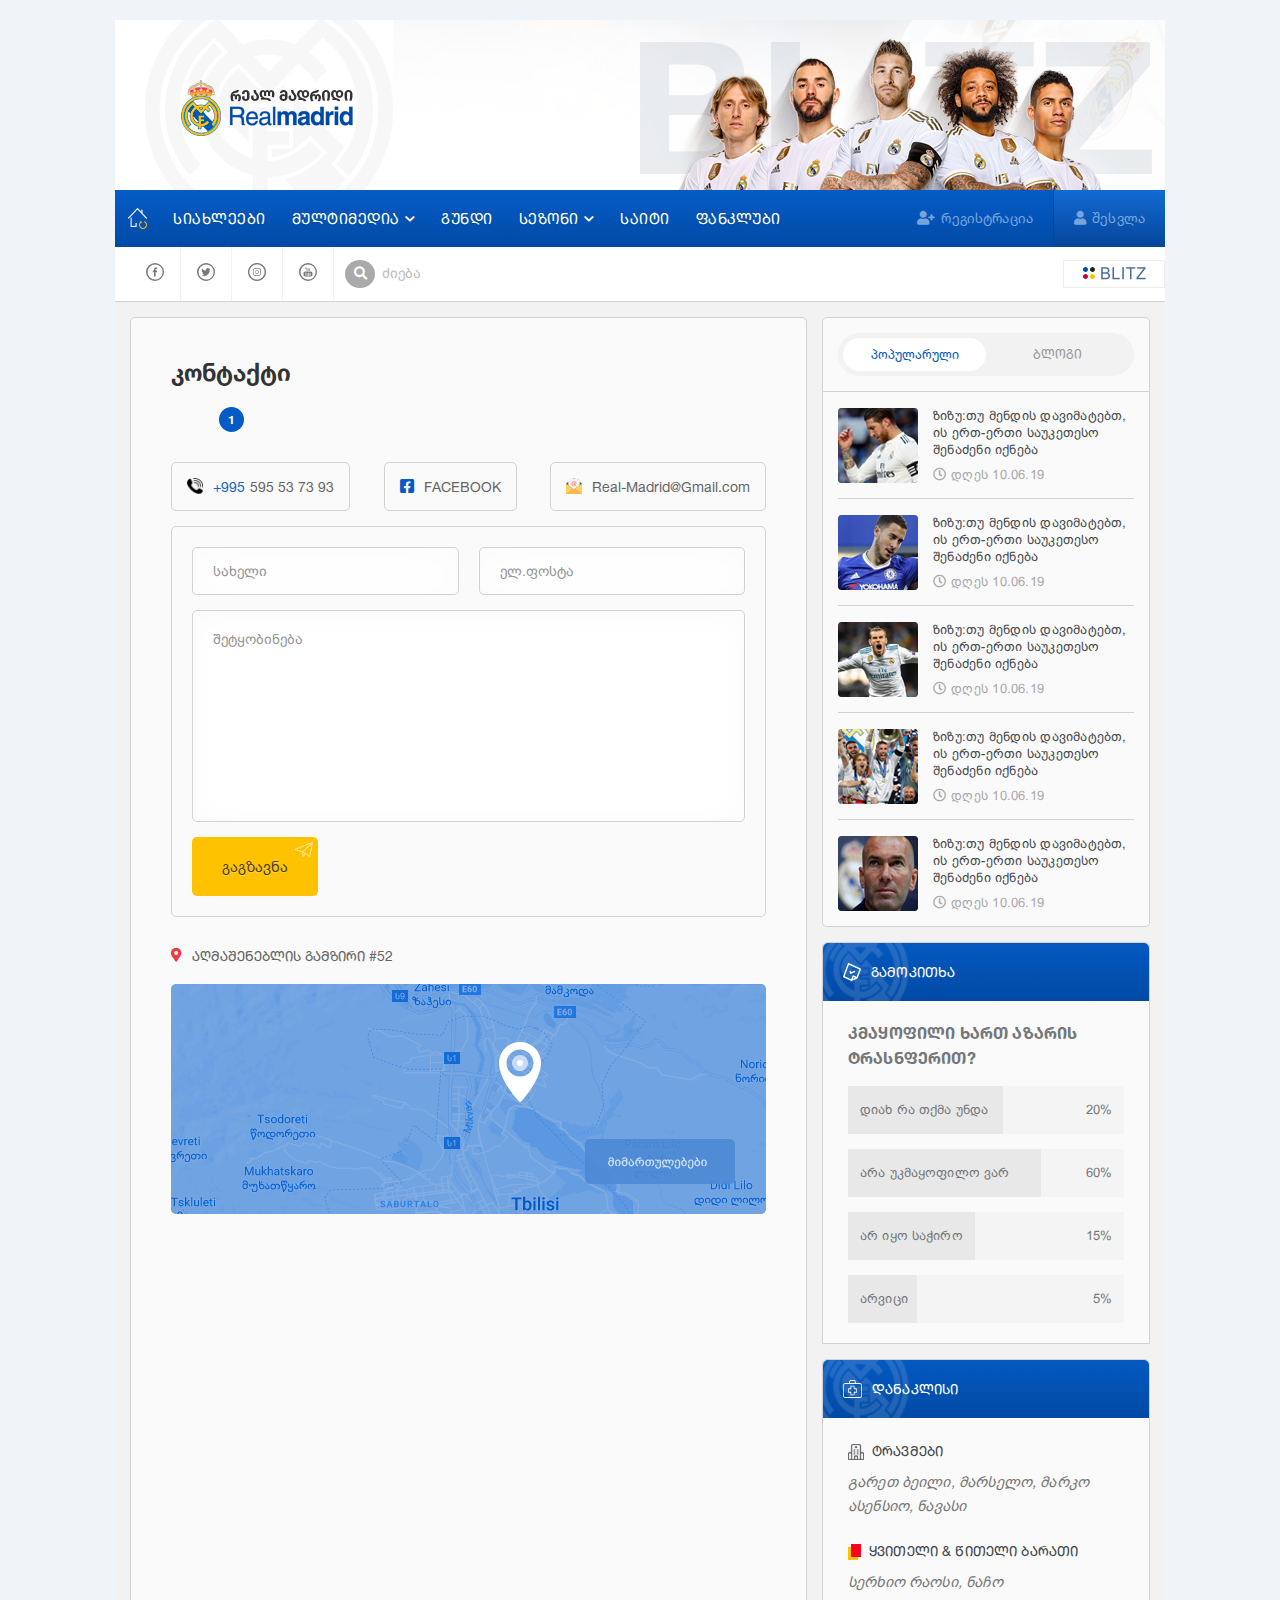
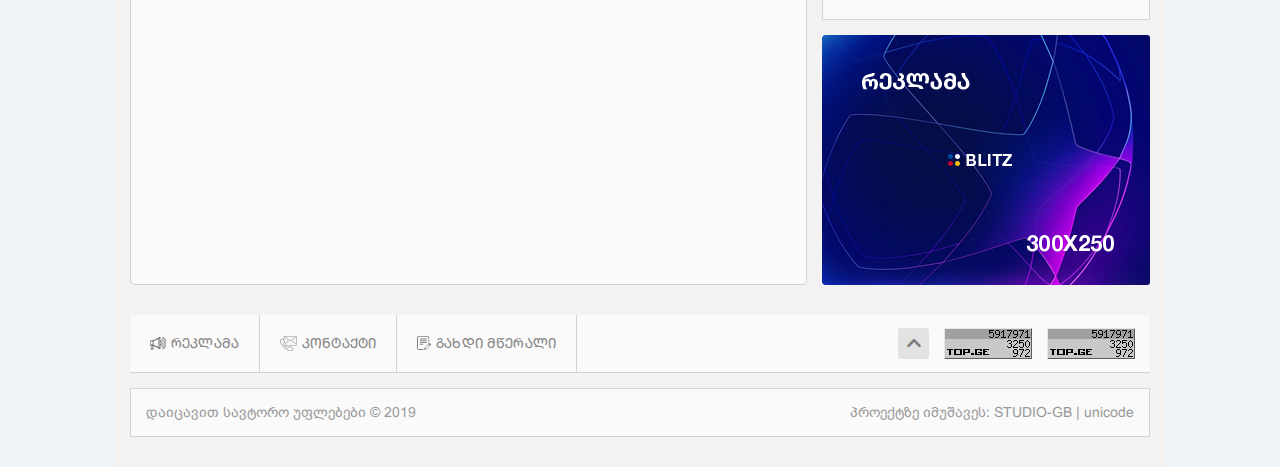
<file: Real/contact.html>
<!DOCTYPE html>
<html lang="ka">

<head>
    <title>Real-FC</title>
    <meta charset="UTF-8">
    <meta name="viewport" content="width=device-width, initial-scale=1.0">
    <meta http-equiv="X-UA-Compatible" content="ie=edge">
    <link rel="stylesheet" href="css/font-awasome.css">
    <link rel="stylesheet" href="css/swiper.min.css">
    <link rel="stylesheet" href="css/fonts.css">
    <link rel="stylesheet" href="css/redactor.css">
    <link rel="stylesheet" href="css/styles.css">
    <link rel="stylesheet" href="css/responsive.css">
</head>

<body>
    <div class="body">
        <header>
            <div class="top_container">
                <h1>
                    <a href="index.html"><img src="images/logo.png" alt="logo"></a>
                    <a href="index.html" class="responsive_logo"><img src="images/responsive_logo.png" alt="logo"></a>
                </h1>
                <div class="background"></div>
            </div>

            <nav class="responsive_nav nav">
                <div class="show_menu">
                    <i class="fas fa-bars"></i>
                </div>
                <div class="authorization">
                    <div class="registration">
                        <button class="registration_popup">
                            <!-- New linkshi chasma ar chirdeba -->
                            <i class="fas fa-user-plus"></i>
                        </button>
                    </div>
                    <div class="sign_in">
                        <button class="sign_in_popup">
                            <!-- New igive wyoba ro qondes i garet gamovitane -->
                            <i class="fas fa-user"></i>
                        </button>
                    </div>
                </div>
                <div class="hidden_menu">
                    <ul>
                        <li><a href="search.html">სიახლეები</a></li>
                    <li class="dropdown_menu"><a>მულტიმედია<i
                                class="fas fa-chevron-down arrow_down"></i></a>
                        <ul class="dropdown_content">
                            <li><a href="#">ვიდეო</a></li>
                            <li><a href="#">აუდიო</a></li>
                        </ul>
                    </li>
                    <li><a href="team.html">გუნდი</a></li>
                    <li class="dropdown_menu"><a>სეზონი<i
                                class="fas fa-chevron-down arrow_down"></i></a>
                        <ul class="dropdown_content">
                            <li><a href="#">ჩემპიონთა ლიგა</a></li>
                            <li><a href="#">ლა ლიგა</a></li>
                            <li><a href="#">კოპა დელ რეი</a></li>
                        </ul>
                    </li>
                    <li><a href="#">საიტი</a></li>
                    <li><a href="#">ფანკლუბი</a></li>
                    </ul>
                </div>
            </nav>
            <nav class="nav">
                <ul class="menu">
                    <li>
                        <a href="index.html"><svg xmlns="http://www.w3.org/2000/svg"
                                xmlns:xlink="http://www.w3.org/1999/xlink" width="19" height="21" viewBox="0 0 19 21">
                                <defs>
                                    <image id="9b1yb" width="19" height="19"
                                        xlink:href="[data-uri]" />
                                    <clipPath id="9b1ya">
                                        <path d="M0 19V0h19v19z" />
                                    </clipPath>
                                </defs>
                                <g>
                                    <g>
                                        <g clip-path="url(&quot;#9b1ya&quot;)">
                                            <use xlink:href="#9b1yb" />
                                        </g>
                                    </g>
                                    <g>
                                        <path fill="#fcbf00"
                                            d="M17.82 13.977a3.965 3.965 0 0 0-1.541-.985v1.24c.271.138.528.318.753.55a3.027 3.027 0 0 1 0 4.196 2.84 2.84 0 0 1-4.085 0 3.03 3.03 0 0 1 0-4.196c.003-.003.012-.009.016-.014h.001l.668.685-.004-2.174-2.115-.003.665.683a.067.067 0 0 1-.016.018c-1.561 1.603-1.561 4.205 0 5.808a3.926 3.926 0 0 0 5.658 0c1.56-1.603 1.562-4.205 0-5.808z" />
                                    </g>
                                </g>
                            </svg></a>
                    </li>
                    <li><a href="search.html">სიახლეები</a></li>
                    <li class="dropdown_menu"><a href="#">მულტიმედია<i
                                class="fas fa-chevron-down arrow_down"></i><i
                                class="fas fa-chevron-up arrow_up"></i></a>
                        <ul class="dropdown_content">
                            <li><a href="#">ვიდეო</a></li>
                            <li><a href="#">აუდიო</a></li>
                        </ul>
                    </li>
                    <li><a href="team.html">გუნდი</a></li>
                    <li class="dropdown_menu"><a href="season.html">სეზონი<i
                                class="fas fa-chevron-down arrow_down"></i><i
                                class="fas fa-chevron-up arrow_up"></i></a>
                        <ul class="dropdown_content">
                            <li><a href="#">ჩემპიონთა ლიგა</a></li>
                            <li><a href="#">ლა ლიგა</a></li>
                            <li><a href="#">კოპა დელ რეი</a></li>
                        </ul>
                    </li>
                    <li><a href="#">საიტი</a></li>
                    <li><a href="#">ფანკლუბი</a></li>
                </ul>
                <div class="authorization">
                    <div class="registration">
                        <button class="registration_popup">
                            <!-- New linkshi chasma ar chirdeba -->
                            <i class="fas fa-user-plus"></i>
                            <p>რეგისტრაცია</p>
                        </button>
                    </div>
                    <div class="sign_in">
                        <button class="sign_in_popup">
                            <!-- New igive wyoba ro qondes i garet gamovitane -->
                            <i class="fas fa-user"></i>
                            <p>შესვლა</p>
                        </button>
                    </div>
                </div>
            </nav>
            <div class="bottom_container">
                <div class="left_container">
                    <div class="social">
                        <a href="#"><svg xmlns="http://www.w3.org/2000/svg" width="18" height="18" viewBox="0 0 18 18">
                                <g>
                                    <g>
                                        <path fill="#777"
                                            d="M9.57 13.5V9.21h1.324l.241-1.588H9.57V6.48c0-.35.363-.432.532-.432h1.01V4.505L9.956 4.5c-1.583 0-1.943 1.15-1.943 1.886v1.237H6.864V9.21h1.148v4.29zM9 1.405a7.594 7.594 0 1 1 0 15.187A7.594 7.594 0 0 1 9 1.406zM9 18a9 9 0 0 0 9-9 9 9 0 0 0-9-9 9 9 0 0 0-9 9 9 9 0 0 0 9 9z" />
                                    </g>
                                </g>
                            </svg></a>
                        <a href="#"><svg xmlns="http://www.w3.org/2000/svg" width="18" height="18" viewBox="0 0 18 18">
                                <g>
                                    <g>
                                        <path fill="#777"
                                            d="M4.5 12.053zm0 0c.854.56 1.85.884 2.904.884 2.995 0 5.322-2.615 5.197-5.84l-.001-.01V7.06v-.03c.272-.2.638-.556.9-1.023a3.09 3.09 0 0 1-1.03.315c.271-.158.674-.676.773-1.086-.261.18-.862.441-1.158.441v.002a1.79 1.79 0 0 0-1.342-.618c-1.025 0-1.856.895-1.856 2 0 .152.016.3.047.445C7.542 7.468 5.916 6.717 5 5.432c-.562 1.05-.075 2.217.564 2.643-.219.017-.622-.027-.811-.226-.014.696.298 1.619 1.432 1.953-.219.128-.605.09-.773.063.06.59.824 1.358 1.66 1.358-.299.37-1.315 1.044-2.572.83zM9 1.406a7.594 7.594 0 1 1 0 15.187A7.594 7.594 0 0 1 9 1.406zM9 18a9 9 0 0 0 9-9 9 9 0 0 0-9-9 9 9 0 0 0-9 9 9 9 0 0 0 9 9z" />
                                    </g>
                                </g>
                            </svg></a>
                        <a href="#"><svg xmlns="http://www.w3.org/2000/svg" xmlns:xlink="http://www.w3.org/1999/xlink"
                                width="18" height="18" viewBox="0 0 18 18">
                                <defs>
                                    <image id="97n5b" width="18" height="18"
                                        xlink:href="[data-uri]" />
                                    <clipPath id="97n5a">
                                        <path d="M0 18V0h18v18z" />
                                    </clipPath>
                                </defs>
                                <g>
                                    <g>
                                        <g clip-path="url(&quot;#97n5a&quot;)">
                                            <use xlink:href="#97n5b" />
                                        </g>
                                    </g>
                                    <g>
                                        <path fill="#777"
                                            d="M11.023 7.3a.322.322 0 0 0 .227-.552.326.326 0 0 0-.227-.094.325.325 0 0 0-.324.323.325.325 0 0 0 .324.323zm-2.007.536a1.142 1.142 0 0 1 1.136.98 1.149 1.149 0 0 1-2.271.336 1.14 1.14 0 0 1 .213-.852 1.139 1.139 0 0 1 .922-.464zm-1.069 2.589a1.783 1.783 0 0 0 1.332.333 1.78 1.78 0 0 0 1.178-.706c.285-.385.404-.858.333-1.332a1.785 1.785 0 0 0-.505-1.005 1.785 1.785 0 0 0-1.532-.506c-.474.07-.892.32-1.178.706a1.783 1.783 0 0 0-.333 1.332c.07.474.32.892.705 1.178zM5.646 7.16c0-.836.68-1.515 1.516-1.515h3.676c.836 0 1.516.68 1.516 1.515v3.677c0 .835-.68 1.515-1.516 1.515H7.162c-.836 0-1.516-.68-1.516-1.515V7.16zM10.838 13C12.031 13 13 12.03 13 10.838V7.16C13 5.97 12.03 5 10.838 5H7.162C5.97 5 5 5.97 5 7.16v3.677C5 12.029 5.97 13 7.162 13z" />
                                    </g>
                                </g>
                            </svg></a>
                        <a href="#"><svg xmlns="http://www.w3.org/2000/svg" width="18" height="18" viewBox="0 0 18 18">
                                <g>
                                    <g>
                                        <path fill="#777"
                                            d="M7.367 7.772V6.738L8.141 4.5h-.588l-.356 1.389h-.036l-.374-1.389h-.583l.74 2.302v.97zm1.274-1.93a.22.22 0 0 1 .153-.051c.067 0 .096.017.138.052.042.034.063.079.063.136v1.14c0 .07-.02.123-.061.164-.043.038-.071.057-.14.057-.069 0-.121-.02-.157-.057-.037-.038-.055-.093-.055-.163V5.979c0-.057.02-.103.059-.136zm-.257 1.751c.135.127.2.191.423.191.232 0 .262-.062.397-.186.131-.123.197-.296.197-.516v-1.07c0-.195-.064-.388-.176-.5-.13-.13-.195-.205-.407-.205-.233 0-.298.088-.437.205-.138.118-.2.288-.2.485V7.07c0 .219.069.392.203.522zm1.516.169c.024.024.071.04.13.04a.442.442 0 0 0 .264-.096c.123-.095.225-.226.333-.421v.435h.41V5.31h-.41v1.638c-.049.057-.263.346-.3.346-.048 0-.057-.013-.08-.04-.02-.027-.032-.07-.032-.131V5.309h-.41V7.3c0 .154.013.379.095.463zm1.53 3.357v-.076c0-.092-.016-.346-.043-.383-.028-.04-.076-.059-.14-.059-.065 0-.113.02-.142.059-.029.037-.044.291-.044.383v.076zm-1.898 1.184a.214.214 0 0 0 .102.025c.052 0 .091-.016.115-.048.025-.031.075-.082.075-.154v-1.362c0-.076-.053-.132-.082-.173a.166.166 0 0 0-.134-.056.199.199 0 0 0-.092.021c-.028.014-.083.037-.113.068v1.6a.461.461 0 0 0 .129.079zM6.139 9.404h1.23v.409h-.415v2.862h-.412V9.813H6.14zm4.67.998a.613.613 0 0 1 .456-.176c.192 0 .338.053.438.16.105.112.156.456.156.659v.408h-.798v.545c0 .113.015.192.042.236.028.043.073.065.142.065.068 0 .115-.018.142-.055.027-.037.043-.117.043-.246V11.9h.428v.111c0 .222-.05.386-.156.498-.105.11-.26.167-.467.167a.562.562 0 0 1-.442-.179c-.107-.115-.16-.279-.16-.486v-.966c0-.186.059-.528.177-.643zM9.612 12.63a.55.55 0 0 1-.183-.151v.171h-.433V9.404h.408v.981a.824.824 0 0 1 .208-.156.412.412 0 0 1 .2-.054c.134 0 .239.05.31.145.07.096.106.236.106.42v1.447c0 .16-.033.28-.1.366a.354.354 0 0 1-.29.128.48.48 0 0 1-.226-.051zM7.353 10.23h.415v1.903c0 .052.009.09.027.114.018.023.047.035.087.035.03 0 .097-.015.145-.048.048-.03.119-.07.158-.117v-1.887h.404v2.446H8.16v-.295c-.08.087-.161.184-.248.23a.485.485 0 0 1-.248.072c-.099 0-.174-.033-.224-.1a.485.485 0 0 1-.087-.298zm4.503 3.268c.91 0 1.644-.753 1.644-1.68v-1.557c0-.929-.735-1.681-1.644-1.681H6.144c-.908 0-1.644.752-1.644 1.68v1.558c0 .927.736 1.68 1.644 1.68zM9 1.406a7.594 7.594 0 1 1 0 15.187A7.594 7.594 0 0 1 9 1.406zM9 18a9 9 0 0 0 9-9 9 9 0 0 0-9-9 9 9 0 0 0-9 9 9 9 0 0 0 9 9z" />
                                    </g>
                                </g>
                            </svg></a>
                    </div>
                    <div class="form">
                        <form action="action.php" method="get">
                            <button><i class="fas fa-search"></i></button>
                            <input type="text" name="search" placeholder="ძიება">
                        </form>
                    </div>
                </div>
                <div class="right_container">
                    <div class="company_icons">
                        <div class="hover_container">
                            <div class="row">
                                <div class="team">
                                    <a href="#"><img src="images/icons/barca.png" alt="juve">mybarca.ge</a>
                                </div>
                                <div class="team">
                                    <a href="#"><img src="images/icons/barca.png" alt="juve">mybarca.ge</a>
                                </div>
                                <div class="team">
                                    <a href="#"><img src="images/icons/barca.png" alt="juve">mybarca.ge</a>
                                </div>
                                <div class="team">
                                    <a href="#"><img src="images/icons/barca.png" alt="juve">mybarca.ge</a>
                                </div>
                            </div>
                            <div class="row">
                                <div class="team">
                                    <a href="#"><img src="images/icons/barca.png" alt="juve">mybarca.ge</a>
                                </div>
                                <div class="team">
                                    <a href="#"><img src="images/icons/barca.png" alt="juve">mybarca.ge</a>
                                </div>
                                <div class="team">
                                    <a href="#"><img src="images/icons/barca.png" alt="juve">mybarca.ge</a>
                                </div>
                                <div class="team">
                                    <a href="#"><img src="images/icons/barca.png" alt="juve">mybarca.ge</a>
                                </div>
                            </div>

                            
                        </div>
                        <div class="blitz">
                            <i class="fas fa-caret-left"></i>
                            <a href="#"></a>
                        </div>
                    </div>
                </div>
            </div>
        </header>
        <div class="web_content">
            <div class="left_right_side">
                <div class="left_side">
                    <div class="contact_container">
                        <div class="top_buttons">
                            <div class="tab">
                                <button class="tablinks active previous openTabs" data-tab="contact"><h4> კონტაქტი </h4>
                                   
                                    <div class="number active">
                                        <span>1</span>
                                    </div>
                                </button>
                                <!-- <button class="tablinks next openTabs" data-tab="reclam"><h4>რეკლამა</h4>
                                    <span><svg xmlns="http://www.w3.org/2000/svg" width="15" height="16"
                                            viewBox="0 0 15 16">
                                            <g>
                                                <g>
                                                    <path fill="#c1c1c1"
                                                        d="M11.86 14.116l-.602 1.051a1.484 1.484 0 0 1-.871.704c-.308.087-.625.13-.943.129-1.376 0-3.374-.755-6.049-3.557C.03 8.916-.242 6.513.123 5.119c.102-.384.343-.711.671-.913l1.002-.631a.733.733 0 0 1 1.017.24l1.6 2.513a.819.819 0 0 1-.165 1.063l-.898.731a.263.263 0 0 0-.066.326l.074.14c.238.458.535 1.03 1.635 2.181 1.1 1.152 1.644 1.463 2.081 1.713l.134.077a.236.236 0 0 0 .31-.07l.7-.94a.735.735 0 0 1 1.014-.173l2.4 1.676a.812.812 0 0 1 .228 1.064zm-.51-.62l-2.4-1.677a.24.24 0 0 0-.33.057l-.7.94a.726.726 0 0 1-.96.208l-.13-.075c-.465-.266-1.045-.597-2.197-1.804C3.482 9.94 3.165 9.331 2.911 8.843l-.07-.136a.808.808 0 0 1 .197-1.005l.898-.732a.267.267 0 0 0 .054-.346L2.39 4.11a.24.24 0 0 0-.33-.078l-1.005.63a1.006 1.006 0 0 0-.442.598c-.33 1.258-.052 3.462 3.142 6.806s5.297 3.637 6.497 3.29a.974.974 0 0 0 .57-.463l.602-1.05a.265.265 0 0 0-.075-.347zM7.881 3.729a.26.26 0 0 1-.255.266h-.762a.26.26 0 0 1-.254-.266.26.26 0 0 1 .254-.266h.762c.14 0 .255.119.255.266zm0 1.065a.26.26 0 0 1-.255.267h-.762a.26.26 0 0 1-.254-.267.26.26 0 0 1 .254-.266h.762c.14 0 .255.12.255.266zM15 4.262c0 .926-.65 1.711-1.525 1.843v1.871c.001.198-.1.38-.262.479a.475.475 0 0 1-.503-.007L9.588 6.392h-.435v2.93a.521.521 0 0 1-.509.533h-.829a.51.51 0 0 1-.486-.376l-.57-1.943a.276.276 0 0 1 .053-.264.247.247 0 0 1 .247-.08.26.26 0 0 1 .186.187l.57 1.943h.83v-2.93H6.355c-.561 0-1.017-.477-1.017-1.065v-2.13c0-.59.456-1.066 1.017-1.066h3.232L12.705.078c.155-.1.35-.104.508-.01.163.099.263.281.262.479v1.871C14.35 2.55 15 3.336 15 4.262zm-2.024 3.732l-.003-2.1a.257.257 0 0 1-.006-.034.28.28 0 0 1 .006-.033l-.004-3.15-.002-.013.002-.013-.002-2.104-3.169 2.076c-.006.004-.012.004-.018.007a.232.232 0 0 1-.048.019.24.24 0 0 1-.05.01.153.153 0 0 1-.02.005H6.355a.521.521 0 0 0-.508.532v2.131a.52.52 0 0 0 .508.533h3.051V3.463a.26.26 0 0 1 .254-.267c.14 0 .255.12.255.267v2.516zm1.517-3.732c0-.634-.425-1.18-1.018-1.305v2.61c.593-.126 1.018-.672 1.018-1.305z" />
                                                </g>
                                            </g>
                                        </svg>გახდი უფრო ცნობილი</span>
                                    <div class="number">
                                        <span>2</span>
                                    </div>
                                </button> -->
                            </div>
                            <!-- <div class="bottom_container"></div> -->
                        </div>

                        <div id="contact" class="tabcontent show_tab active">
                            <div class="contact_links">
                                <p>
                                    <a href=”tel:6000490845”>
                                        <span><svg xmlns="http://www.w3.org/2000/svg"
                                                xmlns:xlink="http://www.w3.org/1999/xlink" width="16" height="16"
                                                viewBox="0 0 16 16">
                                                <g>
                                                    <g>
                                                        <image width="16" height="16"
                                                            xlink:href="[data-uri]" />
                                                    </g>
                                                </g>
                                            </svg> +995</span>595 53 73 93</a>
                                </p>
                                <a href="#" class="facebook">
                                    <i class="fab fa-facebook-square"></i>Facebook
                                </a>
                                <a href="#">
                                    <svg xmlns="http://www.w3.org/2000/svg" xmlns:xlink="http://www.w3.org/1999/xlink"
                                        width="16" height="16" viewBox="0 0 16 16">
                                        <g>
                                            <g>
                                                <image width="16" height="16"
                                                    xlink:href="[data-uri]" />
                                            </g>
                                        </g>
                                    </svg>Real-Madrid@Gmail.com
                                </a>
                            </div>
                            <form action="action.php" method="get">
                                <div class="input_container">
                                    <input type="text" placeholder="სახელი">
                                    <input type="text" placeholder="ელ.ფოსტა">
                                </div>
                                <textarea placeholder="შეტყობინება"></textarea>
                                <div class="bottom_container">
                                    <div class="left">
                                        <button>გაგზავნა
                                            <img src="images/contact_images/sent.png" alt="sent">
                                        </button>
                                    </div>
                                </div>
                            </form>
                            <div class="contact_links">
                                <p><i class="fas fa-map-marker-alt"></i>აღმაშენებლის გამზირი #52</p>
                            </div>
                            <div class="map">
                                <img src="images/contact_images/map.png" alt="map">
                            </div>
                        </div>
                        <!-- <div id="reclam" class="tabcontent show_tab">
                            <div class="text_container">
                                <h4>რეკლამის განთავსება ჩვენ საიტზე</h4>
                                <span>გთავაზობთ დიდ და მზარდ აუდიტორიას, საუკეთესო პირობებს თქვენი ბანერის ან ვიდეოს
                                    რეკლამის განსათავსებლად</span>
                                <p>ინტერნეტ-რეკლამა მსოფლიოში ყველაზე სწრაფად განვითარებადი რეკლამის სახეობაა.
                                    საქართველოში ინტერნეტის მომხმარებელთა რაოდენობა მუდმივად მზარდია.საიტის ხასიათი და
                                    შინაარსი ადვილად განსაზღვრავს მის მიზნობრივ აუდიტორიას, რომელიც ასაკობრივადაც და
                                    ინტერესებითაც ძალიან განსხვავებულია</p>

                                <div class="bottom_container">
                                    <a href="#" class="left">
                                        <img src="images/contact_images/pdf.png" alt="pdf">
                                        <span>სარეკლამო ფასები და ადგილები</span>
                                    </a>
                                    <a href="#" class="right">
                                        <img src="images/contact_images/auditory.png" alt="auditory">
                                        <span>ჩვენი აუდიტორია</span>
                                    </a>
                                </div>
                            </div>
                            <div class="contact_links">
                                <p>
                                    <a href=”tel:6000490845”>
                                        <span><svg xmlns="http://www.w3.org/2000/svg"
                                                xmlns:xlink="http://www.w3.org/1999/xlink" width="16" height="16"
                                                viewBox="0 0 16 16">
                                                <g>
                                                    <g>
                                                        <image width="16" height="16"
                                                            xlink:href="[data-uri]" />
                                                    </g>
                                                </g>
                                            </svg> +995</span>595 53 73 93</a>
                                </p>
                                <a href="#" class="facebook">
                                    <i class="fab fa-facebook-square"></i>Facebook
                                </a>
                                <a href="#">
                                    <svg xmlns="http://www.w3.org/2000/svg" xmlns:xlink="http://www.w3.org/1999/xlink"
                                        width="16" height="16" viewBox="0 0 16 16">
                                        <g>
                                            <g>
                                                <image width="16" height="16"
                                                    xlink:href="[data-uri]" />
                                            </g>
                                        </g>
                                    </svg>Real-Madrid@Gmail.com
                                </a>
                            </div>
                            <form action="action.php" method="get">
                                <div class="input_container">
                                    <input type="text" placeholder="სახელი">
                                    <input type="text" placeholder="ელ.ფოსტა">
                                </div>
                                <textarea placeholder="შეტყობინება"></textarea>
                                <div class="bottom_container">
                                    <div class="left">
                                        <button>გაგზავნა
                                            <img src="images/contact_images/sent.png" alt="sent">
                                        </button>
                                    </div>
                                </div>
                            </form>
                        </div> -->
                    </div>
                </div>
                <div class="right_side">
                    <div class="blog_container">
                        <div class="tab">
                            <button class="tablinks active previous openTabs" data-tab="popular">პოპულარული</button>
                            <button class="tablinks next openTabs" data-tab="blog">ბლოგი</button>
                        </div>
                    </div>
                    <div id="popular" class="tabcontent show_tab active blog popular">
                        <div class="blog_content">
                            <div class="image_container">
                                <img src="images/blog_images/1.png" alt="1">
                                <div class="hover_container"><i class="far fa-eye"></i></div>
                            </div>
                            <div class="text_container">

                                <h3><a href="#">ზიზუ:თუ მენდის დავიმატებთ, ის ერთ-ერთი საუკეთესო შენაძენი იქნება</a>
                                </h3>

                                <span><i class="far fa-clock"></i>დღეს 10.06.19</span>
                            </div>
                        </div>
                        <div class="blog_content">
                            <div class="image_container">
                                <img src="images/blog_images/2.png" alt="2">
                                <div class="hover_container"><i class="far fa-eye"></i></div>
                            </div>
                            <div class="text_container">
                                <h3><a href="#">ზიზუ:თუ მენდის დავიმატებთ, ის ერთ-ერთი საუკეთესო შენაძენი იქნება</a>
                                </h3>
                                <span><i class="far fa-clock"></i>დღეს 10.06.19</span>
                            </div>
                        </div>
                        <div class="blog_content">
                            <div class="image_container">
                                <img src="images/blog_images/3.png" alt="3">
                                <div class="hover_container"><i class="far fa-eye"></i></div>
                            </div>
                            <div class="text_container">
                                <h3><a href="#">ზიზუ:თუ მენდის დავიმატებთ, ის ერთ-ერთი საუკეთესო შენაძენი იქნება</a>
                                </h3>
                                <span><i class="far fa-clock"></i>დღეს 10.06.19</span>
                            </div>
                        </div>
                        <div class="blog_content">
                            <div class="image_container">
                                <img src="images/blog_images/4.png" alt="4">
                                <div class="hover_container"><i class="far fa-eye"></i></div>
                            </div>
                            <div class="text_container">
                                <h3><a href="#">ზიზუ:თუ მენდის დავიმატებთ, ის ერთ-ერთი საუკეთესო შენაძენი იქნება</a>
                                </h3>
                                <span><i class="far fa-clock"></i>დღეს 10.06.19</span>
                            </div>
                        </div>
                        <div class="blog_content">
                            <div class="image_container">
                                <img src="images/blog_images/5.png" alt="5">
                                <div class="hover_container"><i class="far fa-eye"></i></div>
                            </div>
                            <div class="text_container">
                                <h3><a href="#">ზიზუ:თუ მენდის დავიმატებთ, ის ერთ-ერთი საუკეთესო შენაძენი იქნება</a>
                                </h3>
                                <span><i class="far fa-clock"></i>დღეს 10.06.19</span>
                            </div>
                        </div>
                    </div>
                    <div id="blog" class="tabcontent show_tab blog popular">
                        <div class="blog_content">
                            <div class="image_container">
                                <img src="images/blog_images/1.png" alt="1">
                                <div class="hover_container"><i class="far fa-eye"></i></div>
                            </div>
                            <div class="text_container">
                                <h3><a href="#">ზიზუ:თუ მენდის დავიმატებთ, ის ერთ-ერთი საუკეთესო შენაძენი იქნება</a>
                                </h3>
                                <span><i class="far fa-clock"></i>დღეს 10.06.19</span>
                            </div>
                        </div>
                        <div class="blog_content">
                            <div class="image_container">
                                <img src="images/blog_images/2.png" alt="2">
                                <div class="hover_container"><i class="far fa-eye"></i></div>
                            </div>
                            <div class="text_container">
                                <h3><a href="#">ზიზუ:თუ მენდის დავიმატებთ, ის ერთ-ერთი საუკეთესო შენაძენი იქნება</a>
                                </h3>
                                <span><i class="far fa-clock"></i>დღეს 10.06.19</span>
                            </div>
                        </div>
                        <div class="blog_content">
                            <div class="image_container">
                                <img src="images/blog_images/3.png" alt="3">
                                <div class="hover_container"><i class="far fa-eye"></i></div>
                            </div>
                            <div class="text_container">
                                <h3><a href="#">ზიზუ:თუ მენდის დავიმატებთ, ის ერთ-ერთი საუკეთესო შენაძენი იქნება</a>
                                </h3>
                                <span><i class="far fa-clock"></i>დღეს 10.06.19</span>
                            </div>
                        </div>
                        <div class="blog_content">
                            <div class="image_container">
                                <img src="images/blog_images/4.png" alt="4">
                                <div class="hover_container"><i class="far fa-eye"></i></div>
                            </div>
                            <div class="text_container">
                                <h3><a href="#">ზიზუ:თუ მენდის დავიმატებთ, ის ერთ-ერთი საუკეთესო შენაძენი იქნება</a>
                                </h3>
                                <span><i class="far fa-clock"></i>დღეს 10.06.19</span>
                            </div>
                        </div>
                        <div class="blog_content">
                            <div class="image_container">
                                <img src="images/blog_images/5.png" alt="5">
                                <div class="hover_container"><i class="far fa-eye"></i></div>
                            </div>
                            <div class="text_container">
                                <h3><a href="#">ზიზუ:თუ მენდის დავიმატებთ, ის ერთ-ერთი საუკეთესო შენაძენი იქნება</a>
                                </h3>
                                <span><i class="far fa-clock"></i>დღეს 10.06.19</span>
                            </div>
                        </div>
                    </div>
                    <div class="poll_container">
                        <div class="background_container">
                            <div class="top_container">
                                <img src="images/icons/poll.png" alt="poll">
                                <span>გამოკითხა</span>
                            </div>
                        </div>
                        <div class="poll_text">
                            <h4>კმაყოფილი ხართ აზარის ტრასნფერით?</h4>

                            <div class="progress">
                                <div class="progress_bar" style="width: 56%"><span>დიახ რა თქმა უნდა</span></div>
                                <span>20%</span>
                            </div>
                            <div class="progress">
                                <div class="progress_bar" style="width: 70%"><span>არა უკმაყოფილო ვარ</span></div>
                                <span>60%</span>
                            </div>
                            <div class="progress">
                                <div class="progress_bar" style="width: 46%"><span>არ იყო საჭირო</span></div>
                                <span>15%</span>
                            </div>
                            <div class="progress">
                                <div class="progress_bar" style="width: 25%"><span>არვიცი</span></div>
                                <span>5%</span>
                            </div>
                        </div>
                    </div>
                    <div class="loss_container">
                        <div class="background_container">
                            <div class="top_container">
                                <img src="images/icons/loss.png" alt="loss">
                                <span>დანაკლისი</span>
                            </div>
                        </div>
                        <div class="loss_text">
                            <div class="loss_title">
                                <img src="images/icons/injury.png" alt="injury">
                                <h4>ტრავმები</h4>
                            </div>
                            <p>გარეთ ბეილი, მარსელო, მარკო ასენსიო, ნავასი</p>
                            <div class="loss_title">
                                <img src="images/icons/red_yellow.png" alt="red_yellow">
                                <h4>ყვითელი & წითელი ბარათი</h4>
                            </div>
                            <p>სერხიო რაოსი, ნაჩო</p>
                        </div>
                    </div>
                    <div class="reclam_banner"></div>
                </div>
            </div>
            <div class="reclam">
                <div class="left">
                    <div class="container">
                        <a href="contact.html">
                            <img src="images/icons/reclam.png" alt="reclam">
                            <span>რეკლამა</span>
                        </a>
                    </div>
                    <div class="container">
                        <a href="contact.html">
                            <img src="images/icons/contact.png" alt="contact">
                            <span>კონტაქტი</span>
                        </a>
                    </div>
                    <div class="container">
                        <a href="contact.html"><img src="images/icons/writer.png" alt="writer">
                            <span>გახდი მწერალი</span>
                        </a>
                    </div>
                </div>
                <div class="right">
                    <span class="responsive_up">Up</span><a href="javascript:" id="return-to-top"><i class="fas fa-chevron-up"></i></a>
                    <div class="top_ge">
                        <img src="images/top.png" alt="top.ge">
                    </div>
                    <div class="top_ge">
                        <img src="images/top.png" alt="top.ge">
                    </div>
                </div>
            </div>
            <footer>
                <div class="left">
                    <span>დაიცავით სავტორო უფლებები &copy; 2019 </span>
                </div>
                <div class="right">
                    <span>პროექტზე იმუშავეს: STUDIO-GB | unicode</span>
                </div>
            </footer>
        </div>



        <!-- Registration popup -->

        <div class="popup_container show_popup">
            <div class="overlay"></div>
            <div class="registration">
                <div class="registration_content">
                    <h3>რეგისტრაცია</h3>
                </div>
                <div class="inside_content">
                    <form action="action.php" method="get">
                        <label>
                            <label for="name">მომხმარებლის სახელი</label>
                            <input type="text" id="name">
                        </label>
                        <label>
                            <label for="password">პაროლი</label>
                            <input type="password" id="password">
                        </label>
                        <label>
                            <label for="return_password">გაიმეორე პაროლი</label>
                            <input type="password" id="return_password">
                        </label>
                        <label>
                            <label for="email">ელ.ფოსტა</label>
                            <input type="email" id="email">
                        </label>
                        <button class="registration_button">რეგისტრაცია</button>
                        <button class="registration_button">Facebook ავტორიზაცია</button>
                    </form>
                </div>
                <div class="close_container">
                    <i class="fas fa-times"></i>
                </div>
            </div>
        </div>

        <!-- Sign in popup -->

        <div class="popup_container sign_in_popup_container">
            <div class="overlay"></div>
            <div class="registration">
                <div class="registration_content">
                    <h3>ავტორიზაცია</h3>
                </div>
                <div class="inside_content">
                    <form action="action.php" method="get">
                        <div class="input_container">
                            <i class="fas fa-user"></i>
                            <input type="text" placeholder="სახელი">
                        </div>
                        <div class="input_container">
                            <i class="fas fa-lock"></i>
                            <input id="password" class="password" type="password" placeholder="პაროლი">
                            <div class="see_password" id="see_password">
                                <i class="far fa-eye"></i>
                            </div>
                        </div>
                        <label class="checked">
                            <input type="checkbox" id="check" name="password" value="password">
                            <label for="check">დავამახსოვრებ</label>
                        </label>
                        <div class="button">
                            <button class="sign_in">შესვლა</button>
                            <button class="password">პაროლის აღდგენა</button>
                        </div>
                        <button class="registration_button">Facebook ავტორიზაცია</button>
                    </form>
                </div>
                <div class="close_container">
                    <i class="fas fa-times"></i>
                </div>
            </div>
        </div>


    </div>

    <script src="js/swiper.min.js"></script>
    <script src="js/jquery-3.3.1.min.js"></script>
    <script src="js/countdown.js"></script>
    <script src="js/redactor.js"></script>
    <script src="js/redactor-emoticons.js"></script>
    <script src="js/script.js"></script>
</body>

</html>
</file>
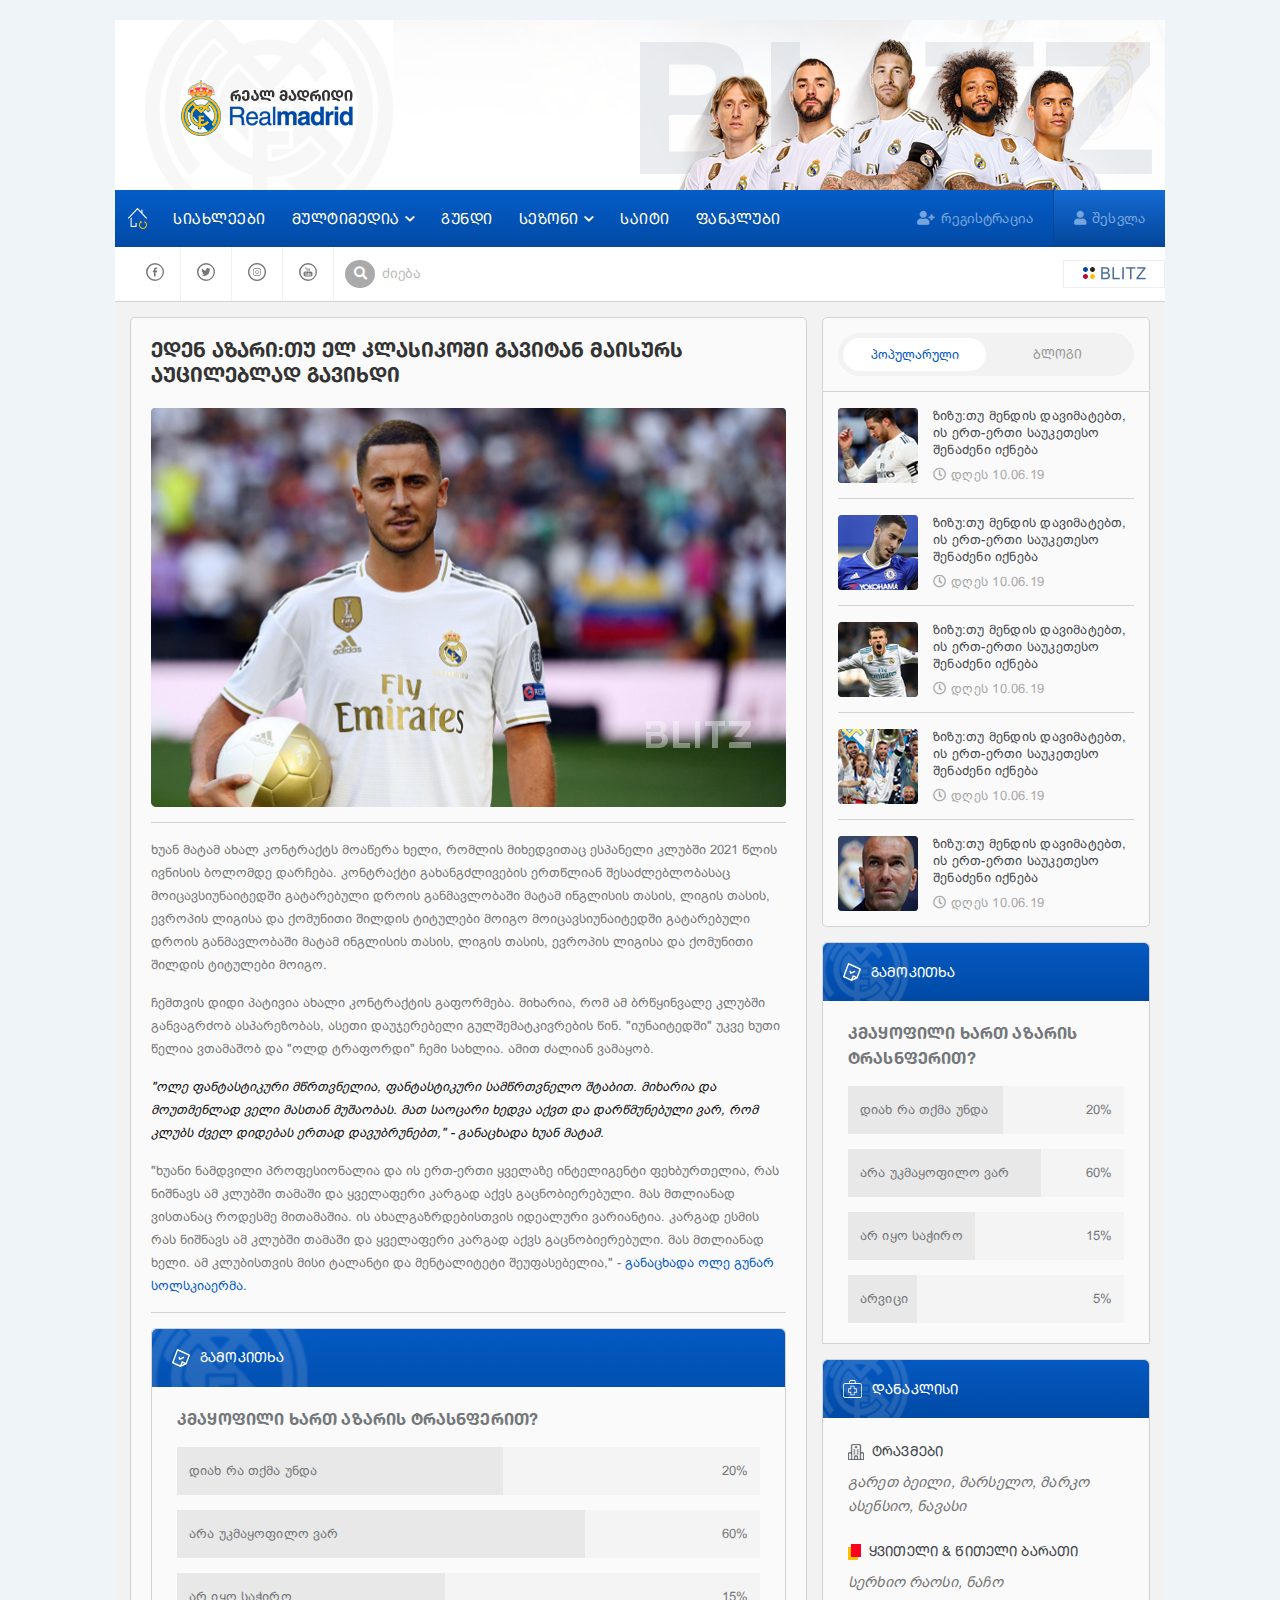
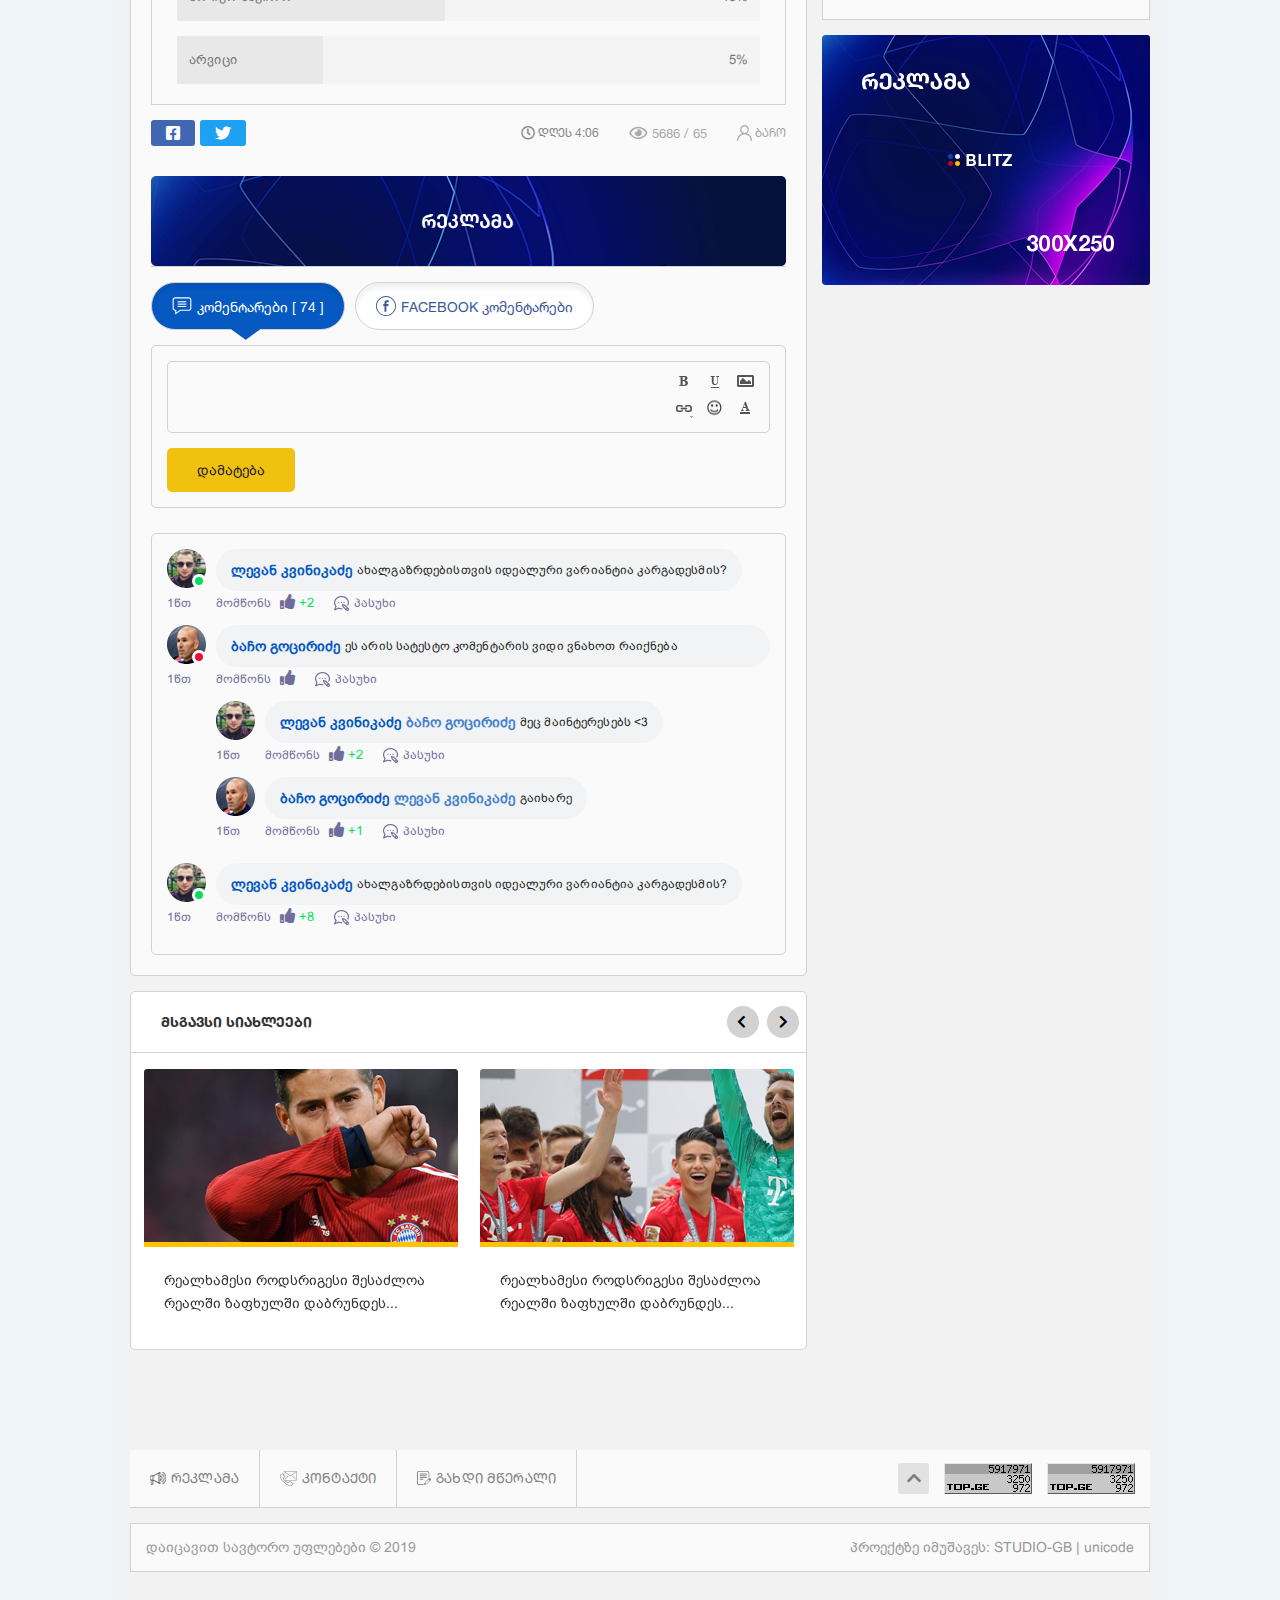
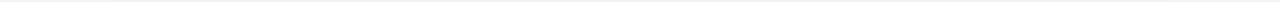
<file: Real/inner_page.html>
<!DOCTYPE html>
<html lang="ka">

<head>
    <title>Real-FC</title>
    <meta charset="UTF-8">
    <meta name="viewport" content="width=device-width, initial-scale=1.0">
    <meta http-equiv="X-UA-Compatible" content="ie=edge">
    <link rel="stylesheet" href="css/font-awasome.css">
    <link rel="stylesheet" href="css/swiper.min.css">
    <link rel="stylesheet" href="css/fonts.css">
    <link rel="stylesheet" href="css/redactor.css">
    <link rel="stylesheet" href="css/styles.css">
    <link rel="stylesheet" href="css/responsive.css">
    <style>
    .comment_form{
        display: block!important;
    }
    </style>
</head>

<body>
    <div class="body">
        <header>
            <div class="top_container">
                <h1>
                    <a href="index.html"><img src="images/logo.png" alt="logo"></a>
                    <a href="index.html" class="responsive_logo"><img src="images/responsive_logo.png" alt="logo"></a>
                </h1>
                <div class="background"></div>
            </div>

            <nav class="responsive_nav nav">
                <div class="show_menu">
                    <i class="fas fa-bars"></i>
                </div>
                <div class="authorization">
                    <div class="registration">
                        <button class="registration_popup">
                            <!-- New linkshi chasma ar chirdeba -->
                            <i class="fas fa-user-plus"></i>
                        </button>
                    </div>
                    <div class="sign_in">
                        <button class="sign_in_popup">
                            <!-- New igive wyoba ro qondes i garet gamovitane -->
                            <i class="fas fa-user"></i>
                        </button>
                    </div>
                </div>
                <div class="hidden_menu">
                    <ul>
                        <li><a href="search.html">სიახლეები</a></li>
                        <li class="dropdown_menu"><a>მულტიმედია<i class="fas fa-chevron-down arrow_down"></i></a>
                            <ul class="dropdown_content">
                                <li><a href="#">ვიდეო</a></li>
                                <li><a href="#">აუდიო</a></li>
                            </ul>
                        </li>
                        <li><a href="team.html">გუნდი</a></li>
                        <li class="dropdown_menu"><a>სეზონი<i class="fas fa-chevron-down arrow_down"></i></a>
                            <ul class="dropdown_content">
                                <li><a href="#">ჩემპიონთა ლიგა</a></li>
                                <li><a href="#">ლა ლიგა</a></li>
                                <li><a href="#">კოპა დელ რეი</a></li>
                            </ul>
                        </li>
                        <li><a href="#">საიტი</a></li>
                        <li><a href="#">ფანკლუბი</a></li>
                    </ul>
                </div>
            </nav>
            <nav class="nav">
                <ul class="menu">
                    <li>
                        <a href="index.html"><svg xmlns="http://www.w3.org/2000/svg"
                                xmlns:xlink="http://www.w3.org/1999/xlink" width="19" height="21" viewBox="0 0 19 21">
                                <defs>
                                    <image id="9b1yb" width="19" height="19"
                                        xlink:href="[data-uri]" />
                                    <clipPath id="9b1ya">
                                        <path d="M0 19V0h19v19z" />
                                    </clipPath>
                                </defs>
                                <g>
                                    <g>
                                        <g clip-path="url(&quot;#9b1ya&quot;)">
                                            <use xlink:href="#9b1yb" />
                                        </g>
                                    </g>
                                    <g>
                                        <path fill="#fcbf00"
                                            d="M17.82 13.977a3.965 3.965 0 0 0-1.541-.985v1.24c.271.138.528.318.753.55a3.027 3.027 0 0 1 0 4.196 2.84 2.84 0 0 1-4.085 0 3.03 3.03 0 0 1 0-4.196c.003-.003.012-.009.016-.014h.001l.668.685-.004-2.174-2.115-.003.665.683a.067.067 0 0 1-.016.018c-1.561 1.603-1.561 4.205 0 5.808a3.926 3.926 0 0 0 5.658 0c1.56-1.603 1.562-4.205 0-5.808z" />
                                    </g>
                                </g>
                            </svg></a>
                    </li>
                    <li><a href="search.html">სიახლეები</a></li>
                    <li class="dropdown_menu"><a href="#">მულტიმედია<i class="fas fa-chevron-down arrow_down"></i><i
                                class="fas fa-chevron-up arrow_up"></i></a>
                        <ul class="dropdown_content">
                            <li><a href="#">ვიდეო</a></li>
                            <li><a href="#">აუდიო</a></li>
                        </ul>
                    </li>
                    <li><a href="team.html">გუნდი</a></li>
                    <li class="dropdown_menu"><a href="season.html">სეზონი<i
                                class="fas fa-chevron-down arrow_down"></i><i
                                class="fas fa-chevron-up arrow_up"></i></a>
                        <ul class="dropdown_content">
                            <li><a href="#">ჩემპიონთა ლიგა</a></li>
                            <li><a href="#">ლა ლიგა</a></li>
                            <li><a href="#">კოპა დელ რეი</a></li>
                        </ul>
                    </li>
                    <li><a href="#">საიტი</a></li>
                    <li><a href="#">ფანკლუბი</a></li>
                </ul>
                <div class="authorization">
                    <div class="registration">
                        <button class="registration_popup">
                            <!-- New linkshi chasma ar chirdeba -->
                            <i class="fas fa-user-plus"></i>
                            <p>რეგისტრაცია</p>
                        </button>
                    </div>
                    <div class="sign_in">
                        <button class="sign_in_popup">
                            <!-- New igive wyoba ro qondes i garet gamovitane -->
                            <i class="fas fa-user"></i>
                            <p>შესვლა</p>
                        </button>
                    </div>
                </div>
            </nav>
            <div class="bottom_container">
                <div class="left_container">
                    <div class="social">
                        <a href="#"><svg xmlns="http://www.w3.org/2000/svg" width="18" height="18" viewBox="0 0 18 18">
                                <g>
                                    <g>
                                        <path fill="#777"
                                            d="M9.57 13.5V9.21h1.324l.241-1.588H9.57V6.48c0-.35.363-.432.532-.432h1.01V4.505L9.956 4.5c-1.583 0-1.943 1.15-1.943 1.886v1.237H6.864V9.21h1.148v4.29zM9 1.405a7.594 7.594 0 1 1 0 15.187A7.594 7.594 0 0 1 9 1.406zM9 18a9 9 0 0 0 9-9 9 9 0 0 0-9-9 9 9 0 0 0-9 9 9 9 0 0 0 9 9z" />
                                    </g>
                                </g>
                            </svg></a>
                        <a href="#"><svg xmlns="http://www.w3.org/2000/svg" width="18" height="18" viewBox="0 0 18 18">
                                <g>
                                    <g>
                                        <path fill="#777"
                                            d="M4.5 12.053zm0 0c.854.56 1.85.884 2.904.884 2.995 0 5.322-2.615 5.197-5.84l-.001-.01V7.06v-.03c.272-.2.638-.556.9-1.023a3.09 3.09 0 0 1-1.03.315c.271-.158.674-.676.773-1.086-.261.18-.862.441-1.158.441v.002a1.79 1.79 0 0 0-1.342-.618c-1.025 0-1.856.895-1.856 2 0 .152.016.3.047.445C7.542 7.468 5.916 6.717 5 5.432c-.562 1.05-.075 2.217.564 2.643-.219.017-.622-.027-.811-.226-.014.696.298 1.619 1.432 1.953-.219.128-.605.09-.773.063.06.59.824 1.358 1.66 1.358-.299.37-1.315 1.044-2.572.83zM9 1.406a7.594 7.594 0 1 1 0 15.187A7.594 7.594 0 0 1 9 1.406zM9 18a9 9 0 0 0 9-9 9 9 0 0 0-9-9 9 9 0 0 0-9 9 9 9 0 0 0 9 9z" />
                                    </g>
                                </g>
                            </svg></a>
                        <a href="#"><svg xmlns="http://www.w3.org/2000/svg" xmlns:xlink="http://www.w3.org/1999/xlink"
                                width="18" height="18" viewBox="0 0 18 18">
                                <defs>
                                    <image id="97n5b" width="18" height="18"
                                        xlink:href="[data-uri]" />
                                    <clipPath id="97n5a">
                                        <path d="M0 18V0h18v18z" />
                                    </clipPath>
                                </defs>
                                <g>
                                    <g>
                                        <g clip-path="url(&quot;#97n5a&quot;)">
                                            <use xlink:href="#97n5b" />
                                        </g>
                                    </g>
                                    <g>
                                        <path fill="#777"
                                            d="M11.023 7.3a.322.322 0 0 0 .227-.552.326.326 0 0 0-.227-.094.325.325 0 0 0-.324.323.325.325 0 0 0 .324.323zm-2.007.536a1.142 1.142 0 0 1 1.136.98 1.149 1.149 0 0 1-2.271.336 1.14 1.14 0 0 1 .213-.852 1.139 1.139 0 0 1 .922-.464zm-1.069 2.589a1.783 1.783 0 0 0 1.332.333 1.78 1.78 0 0 0 1.178-.706c.285-.385.404-.858.333-1.332a1.785 1.785 0 0 0-.505-1.005 1.785 1.785 0 0 0-1.532-.506c-.474.07-.892.32-1.178.706a1.783 1.783 0 0 0-.333 1.332c.07.474.32.892.705 1.178zM5.646 7.16c0-.836.68-1.515 1.516-1.515h3.676c.836 0 1.516.68 1.516 1.515v3.677c0 .835-.68 1.515-1.516 1.515H7.162c-.836 0-1.516-.68-1.516-1.515V7.16zM10.838 13C12.031 13 13 12.03 13 10.838V7.16C13 5.97 12.03 5 10.838 5H7.162C5.97 5 5 5.97 5 7.16v3.677C5 12.029 5.97 13 7.162 13z" />
                                    </g>
                                </g>
                            </svg></a>
                        <a href="#"><svg xmlns="http://www.w3.org/2000/svg" width="18" height="18" viewBox="0 0 18 18">
                                <g>
                                    <g>
                                        <path fill="#777"
                                            d="M7.367 7.772V6.738L8.141 4.5h-.588l-.356 1.389h-.036l-.374-1.389h-.583l.74 2.302v.97zm1.274-1.93a.22.22 0 0 1 .153-.051c.067 0 .096.017.138.052.042.034.063.079.063.136v1.14c0 .07-.02.123-.061.164-.043.038-.071.057-.14.057-.069 0-.121-.02-.157-.057-.037-.038-.055-.093-.055-.163V5.979c0-.057.02-.103.059-.136zm-.257 1.751c.135.127.2.191.423.191.232 0 .262-.062.397-.186.131-.123.197-.296.197-.516v-1.07c0-.195-.064-.388-.176-.5-.13-.13-.195-.205-.407-.205-.233 0-.298.088-.437.205-.138.118-.2.288-.2.485V7.07c0 .219.069.392.203.522zm1.516.169c.024.024.071.04.13.04a.442.442 0 0 0 .264-.096c.123-.095.225-.226.333-.421v.435h.41V5.31h-.41v1.638c-.049.057-.263.346-.3.346-.048 0-.057-.013-.08-.04-.02-.027-.032-.07-.032-.131V5.309h-.41V7.3c0 .154.013.379.095.463zm1.53 3.357v-.076c0-.092-.016-.346-.043-.383-.028-.04-.076-.059-.14-.059-.065 0-.113.02-.142.059-.029.037-.044.291-.044.383v.076zm-1.898 1.184a.214.214 0 0 0 .102.025c.052 0 .091-.016.115-.048.025-.031.075-.082.075-.154v-1.362c0-.076-.053-.132-.082-.173a.166.166 0 0 0-.134-.056.199.199 0 0 0-.092.021c-.028.014-.083.037-.113.068v1.6a.461.461 0 0 0 .129.079zM6.139 9.404h1.23v.409h-.415v2.862h-.412V9.813H6.14zm4.67.998a.613.613 0 0 1 .456-.176c.192 0 .338.053.438.16.105.112.156.456.156.659v.408h-.798v.545c0 .113.015.192.042.236.028.043.073.065.142.065.068 0 .115-.018.142-.055.027-.037.043-.117.043-.246V11.9h.428v.111c0 .222-.05.386-.156.498-.105.11-.26.167-.467.167a.562.562 0 0 1-.442-.179c-.107-.115-.16-.279-.16-.486v-.966c0-.186.059-.528.177-.643zM9.612 12.63a.55.55 0 0 1-.183-.151v.171h-.433V9.404h.408v.981a.824.824 0 0 1 .208-.156.412.412 0 0 1 .2-.054c.134 0 .239.05.31.145.07.096.106.236.106.42v1.447c0 .16-.033.28-.1.366a.354.354 0 0 1-.29.128.48.48 0 0 1-.226-.051zM7.353 10.23h.415v1.903c0 .052.009.09.027.114.018.023.047.035.087.035.03 0 .097-.015.145-.048.048-.03.119-.07.158-.117v-1.887h.404v2.446H8.16v-.295c-.08.087-.161.184-.248.23a.485.485 0 0 1-.248.072c-.099 0-.174-.033-.224-.1a.485.485 0 0 1-.087-.298zm4.503 3.268c.91 0 1.644-.753 1.644-1.68v-1.557c0-.929-.735-1.681-1.644-1.681H6.144c-.908 0-1.644.752-1.644 1.68v1.558c0 .927.736 1.68 1.644 1.68zM9 1.406a7.594 7.594 0 1 1 0 15.187A7.594 7.594 0 0 1 9 1.406zM9 18a9 9 0 0 0 9-9 9 9 0 0 0-9-9 9 9 0 0 0-9 9 9 9 0 0 0 9 9z" />
                                    </g>
                                </g>
                            </svg></a>
                    </div>
                    <div class="form">
                        <form action="action.php" method="get">
                            <button><i class="fas fa-search"></i></button>
                            <input type="text" name="search" placeholder="ძიება">
                        </form>
                    </div>
                </div>
                <div class="right_container">
                    <div class="company_icons">
                        <div class="hover_container">
                            <div class="row">
                                <div class="team">
                                    <a href="#"><img src="images/icons/barca.png" alt="juve">mybarca.ge</a>
                                </div>
                                <div class="team">
                                    <a href="#"><img src="images/icons/barca.png" alt="juve">mybarca.ge</a>
                                </div>
                                <div class="team">
                                    <a href="#"><img src="images/icons/barca.png" alt="juve">mybarca.ge</a>
                                </div>
                                <div class="team">
                                    <a href="#"><img src="images/icons/barca.png" alt="juve">mybarca.ge</a>
                                </div>
                            </div>
                            <div class="row">
                                <div class="team">
                                    <a href="#"><img src="images/icons/barca.png" alt="juve">mybarca.ge</a>
                                </div>
                                <div class="team">
                                    <a href="#"><img src="images/icons/barca.png" alt="juve">mybarca.ge</a>
                                </div>
                                <div class="team">
                                    <a href="#"><img src="images/icons/barca.png" alt="juve">mybarca.ge</a>
                                </div>
                                <div class="team">
                                    <a href="#"><img src="images/icons/barca.png" alt="juve">mybarca.ge</a>
                                </div>
                            </div>

                            
                        </div>
                        <div class="blitz">
                            <i class="fas fa-caret-left"></i>
                            <a href="#"></a>
                        </div>
                    </div>
                </div>
            </div>
        </header>
        <div class="web_content">
            <div class="left_right_side">
                <div class="left_side">
                    <div class="inner_container">
                        <h3>ედენ აზარი:თუ ელ კლასიკოში გავიტან მაისურს აუცილებლად გავიხდი</h3>
                        <div class="image_container">
                            <img src="images/inner_page/inner_image.png" alt="image">

                            <div class="blitz_image">
                                <img src="images/inner_page/blitz.png" alt="blitz">
                            </div>
                        </div>
                        <div class="edit responsive">
                            <svg xmlns="http://www.w3.org/2000/svg" width="22" height="16" viewBox="0 0 25 20">
                                <g>
                                    <g>
                                        <path fill="#777"
                                            d="M6.247 20.003h-6.25V18.44c1.19 0 2.19-1.024 3-3.07L8.818.572h1.642l5.913 14.784c.586 1.464 1.116 2.344 1.59 2.64.475.296.93.444 1.368.444v1.563H9.943V18.44c.846 0 1.371-.082 1.576-.247a.77.77 0 0 0 .307-.627c0-.224-.086-.519-.258-.884l-.173-.44-.534-1.393H5.036l-.365.943c-.26.666-.39 1.136-.39 1.408 0 .46.153.782.46.965.306.183.809.275 1.506.275zm-.614-6.773h4.59L7.872 7.528zM23.273 3.8v12.395h1.729l-2.177 3.807-2.178-3.807H22.4V3.801h-1.753l2.178-3.806 2.177 3.806z" />
                                    </g>
                                </g>
                            </svg>

                            <i class="fas fa-plus font-size-up"></i>
                            <i class="fas fa-minus font-size-down"></i>
                        </div>
                        <div class="text_container" id="main-content">
                            <p>ხუან მატამ ახალ კონტრაქტს მოაწერა ხელი, რომლის მიხედვითაც ესპანელი კლუბში 2021 წლის
                                ივნისის ბოლომდე დარჩება. კონტრაქტი გახანგძლივების ერთწლიან შესაძლებლობასაც
                                მოიცავსიუნაიტედში გატარებული დროის განმავლობაში მატამ ინგლისის თასის, ლიგის თასის,
                                ევროპის ლიგისა და ქომუნითი შილდის ტიტულები მოიგო მოიცავსიუნაიტედში გატარებული დროის
                                განმავლობაში მატამ ინგლისის თასის, ლიგის თასის, ევროპის ლიგისა და ქომუნითი შილდის
                                ტიტულები მოიგო.</p>
                            <p>ჩემთვის დიდი პატივია ახალი კონტრაქტის გაფორმება. მიხარია, რომ ამ ბრწყინვალე კლუბში
                                განვაგრძობ ასპარეზობას, ასეთი დაუჯერებელი გულშემატკივრების წინ. "იუნაიტედში" უკვე ხუთი
                                წელია ვთამაშობ და "ოლდ ტრაფორდი" ჩემი სახლია. ამით ძალიან ვამაყობ.</p>
                            <p class="quote">"ოლე ფანტასტიკური მწრთვნელია, ფანტასტიკური სამწრთვნელო შტაბით. მიხარია და
                                მოუთმენლად ველი მასთან მუშაობას. მათ საოცარი ხედვა აქვთ და დარწმუნებული ვარ, რომ კლუბს
                                ძველ დიდებას ერთად დავუბრუნებთ," - განაცხადა ხუან მატამ.</p>
                            <p>"ხუანი ნამდვილი პროფესიონალია და ის ერთ-ერთი ყველაზე ინტელიგენტი ფეხბურთელია, რას ნიშნავს
                                ამ კლუბში თამაში და ყველაფერი კარგად აქვს გაცნობიერებული. მას მთლიანად ვისთანაც როდესმე
                                მითამაშია. ის ახალგაზრდებისთვის იდეალური ვარიანტია. კარგად ესმის რას ნიშნავს ამ კლუბში
                                თამაში და ყველაფერი კარგად აქვს გაცნობიერებული. მას მთლიანად ხელი. ამ კლუბისთვის მისი
                                ტალანტი და მენტალიტეტი შეუფასებელია," - <a href="#"> განაცხადა ოლე გუნარ
                                    სოლსკიაერმა.</a></p>


                        </div>
                        <div class="poll_container">
                            <div class="background_container">
                                <div class="top_container">
                                    <img src="images/icons/poll.png" alt="poll">
                                    <span>გამოკითხა</span>
                                </div>
                            </div>
                            <div class="poll_text">
                                <h4>კმაყოფილი ხართ აზარის ტრასნფერით?</h4>

                                <div class="progress">
                                    <div class="progress_bar" style="width: 56%"><span>დიახ რა თქმა უნდა</span></div>
                                    <span>20%</span>
                                </div>
                                <div class="progress">
                                    <div class="progress_bar" style="width: 70%"><span>არა უკმაყოფილო ვარ</span></div>
                                    <span>60%</span>
                                </div>
                                <div class="progress">
                                    <div class="progress_bar" style="width: 46%"><span>არ იყო საჭირო</span></div>
                                    <span>15%</span>
                                </div>
                                <div class="progress">
                                    <div class="progress_bar" style="width: 25%"><span>არვიცი</span></div>
                                    <span>5%</span>
                                </div>
                            </div>
                        </div>
                        <div class="bottom_container">
                            <div class="social">
                                <a href="#"><i class="fab fa-facebook-square"></i></a>
                                <a href="#"><i class="fab fa-twitter"></i></a>
                            </div>
                            <div class="time_author">
                                <div class="time">
                                    <i class="far fa-clock"></i>
                                    <span>დღეს 4:06</span>
                                </div>
                                <div class="comment">
                                    <i class="far fa-eye"></i>
                                    <span>5686 / 65</span>
                                </div>
                                <div class="author">
                                    <svg xmlns="http://www.w3.org/2000/svg" width="15" height="16" viewBox="0 0 15 16">
                                        <g>
                                            <g>
                                                <path fill="#a9a9a9"
                                                    d="M7.5 7.999c-1.745 0-3.164-1.514-3.164-3.375S5.756 1.25 7.5 1.25c1.745 0 3.164 1.514 3.164 3.375S9.244 8 7.5 8zm5.303 2.344a7.42 7.42 0 0 0-2.85-1.907c1.136-.835 1.883-2.232 1.883-3.812C11.836 2.074 9.89 0 7.5 0c-2.39 0-4.336 2.075-4.336 4.625 0 1.58.746 2.977 1.883 3.812a7.418 7.418 0 0 0-2.85 1.907C.78 11.853 0 13.863 0 16h1.172c0-3.723 2.838-6.75 6.328-6.75s6.328 3.027 6.328 6.75H15c0-2.138-.78-4.147-2.197-5.657z">
                                                </path>
                                            </g>
                                        </g>
                                    </svg>
                                    <span>ბაჩო</span>
                                </div>
                            </div>
                        </div>
                        <div class="reclam">
                            <img src="images/inner_page/reclam.png" alt="reclam">
                        </div>
                        <div class="comments">
                            <div class="switch_comment">
                                <div class="tab">
                                    <button class="tablinks active previous openTabs" data-tab="comment"><svg
                                            xmlns="http://www.w3.org/2000/svg" height="20px"
                                            viewBox="-21 -47 682.66669 682" width="20px">
                                            <g>
                                                <path
                                                    d="m552.011719-1.332031h-464.023438c-48.515625 0-87.988281 39.464843-87.988281 87.988281v283.972656c0 48.414063 39.300781 87.816406 87.675781 87.988282v128.863281l185.191407-128.863281h279.144531c48.515625 0 87.988281-39.472657 87.988281-87.988282v-283.972656c0-48.523438-39.472656-87.988281-87.988281-87.988281zm50.488281 371.960937c0 27.835938-22.648438 50.488282-50.488281 50.488282h-290.910157l-135.925781 94.585937v-94.585937h-37.1875c-27.839843 0-50.488281-22.652344-50.488281-50.488282v-283.972656c0-27.84375 22.648438-50.488281 50.488281-50.488281h464.023438c27.839843 0 50.488281 22.644531 50.488281 50.488281zm0 0"
                                                    data-original="#000000" class="active-path" data-old_color="#000000"
                                                    fill="#FFFFFF" />
                                                <path d="m171.292969 131.171875h297.414062v37.5h-297.414062zm0 0"
                                                    data-original="#000000" class="active-path" data-old_color="#000000"
                                                    fill="#FFFFFF" />
                                                <path d="m171.292969 211.171875h297.414062v37.5h-297.414062zm0 0"
                                                    data-original="#000000" class="active-path" data-old_color="#000000"
                                                    fill="#FFFFFF" />
                                                <path d="m171.292969 291.171875h297.414062v37.5h-297.414062zm0 0"
                                                    data-original="#000000" class="active-path" data-old_color="#000000"
                                                    fill="#FFFFFF" />
                                            </g>
                                        </svg><span> კომენტარები [ 74 ] </span>
                                        <img src="images/inner_page/triangle.png" alt="triangle">
                                    </button>
                                    <button class="tablinks next openTabs facebook_button" data-tab="facebook"><svg
                                            xmlns="http://www.w3.org/2000/svg"
                                            xmlns:xlink="http://www.w3.org/1999/xlink" version="1.1" id="Capa_1" x="0px"
                                            y="0px" width="20px" height="20px" viewBox="0 0 612 612"
                                            style="enable-background:new 0 0 612 612;" xml:space="preserve" class="">
                                            <g>
                                                <g>
                                                    <g>
                                                        <path
                                                            d="M612,306C612,137.004,474.995,0,306,0C137.004,0,0,137.004,0,306c0,168.995,137.004,306,306,306    C474.995,612,612,474.995,612,306z M27.818,306C27.818,152.36,152.36,27.818,306,27.818S584.182,152.36,584.182,306    S459.64,584.182,306,584.182S27.818,459.64,27.818,306z"
                                                            data-original="#000000" class="active-path"
                                                            data-old_color="#000000" fill="#3B5998" />
                                                        <path
                                                            d="M317.739,482.617V306h58.279l9.208-58.529h-67.487v-29.348c0-15.272,5.007-29.849,26.928-29.849h43.813v-58.418h-62.201    c-52.298,0-66.569,34.438-66.569,82.175v35.413h-35.885V306h35.885v176.617H317.739L317.739,482.617z"
                                                            data-original="#000000" class="active-path"
                                                            data-old_color="#000000" fill="#3B5998" />
                                                    </g>
                                                </g>
                                            </g>
                                        </svg></i><span>facebook კომენტარები</span><img
                                            src="images/inner_page/triangle.png" alt="triangle">
                                    </button>
                                </div>
                            </div>
                            <div id="comment" class="comment tabcontent show_tab active">
                                <div class="write_comment">
                                    <form action="action.php" method="get">
                                        <textarea class="textarea" name="text"></textarea>
                                    </form>
                                    <button>დამატება</button>
                                </div>
                                <div class="comments_container">
                                    <div class="comment">
                                        <div class="author">
                                            <div class="author_image">
                                                <img src="images/inner_page/user1.png" alt="user">
                                                <div class="online">
                                                    <div class="circle"></div>
                                                </div>
                                            </div>
                                            <div class="last_online"><span>1წთ</span></div>
                                        </div>
                                        <div class="text">
                                            <div class="comment_text">
                                                <a href="#">ლევან კვინიკაძე</a>
                                                <p>ახალგაზრდებისთვის იდეალური ვარიანტია კარგადესმის?</p>
                                            </div>
                                            <div class="like_answer">
                                                <div class="like">
                                                    <span>მომწონს</span>
                                                    <i class="fas fa-thumbs-up"></i>
                                                    <span class="like_number">+2</span>
                                                </div>
                                                <div class="answer">
                                                    <img src="images/inner_page/write_answer.png" alt="answer">
                                                    <span>პასუხი</span>
                                                </div>
                                            </div>
                                        </div>
                                    </div>
                                    <div class="comment">
                                        <div class="author">
                                            <div class="author_image">
                                                <img src="images/inner_page/user2.png" alt="user">
                                                <div class="online">
                                                    <div class="circle offline"></div>
                                                </div>
                                            </div>
                                            <div class="last_online"><span>1წთ</span></div>
                                        </div>
                                        <div class="comment_container">
                                            <div class="text">
                                                <div class="comment_text">
                                                    <a href="#">ბაჩო გოცირიძე</a>
                                                    <p>ეს არის სატესტო კომენტარის ვიდი ვნახოთ რაიქნება</p>
                                                </div>
                                                <div class="like_answer">
                                                    <div class="like">
                                                        <span>მომწონს</span>
                                                        <i class="fas fa-thumbs-up"></i>
                                                    </div>
                                                    <div class="answer">
                                                        <img src="images/inner_page/write_answer.png" alt="answer">
                                                        <span>პასუხი</span>
                                                    </div>
                                                </div>
                                            </div>
                                            <div class="comment_answer">
                                                <div class="author">
                                                    <div class="author_image">
                                                        <img src="images/inner_page/user1.png" alt="user">
                                                    </div>
                                                    <div class="last_online"><span>1წთ</span></div>
                                                </div>
                                                <div class="text">
                                                    <div class="comment_text">
                                                        <a href="#">ლევან კვინიკაძე</a>
                                                        <a href="#" class="whom">ბაჩო გოცირიძე</a>
                                                        <p>მეც მაინტერესებს <3</p> </div> <div class="like_answer">
                                                        <div class="like">
                                                            <span>მომწონს</span>
                                                            <i class="fas fa-thumbs-up"></i>
                                                            <span class="like_number">+2</span>
                                                        </div>
                                                        <div class="answer">
                                                            <img src="images/inner_page/write_answer.png"
                                                                alt="answer">
                                                            <span>პასუხი</span>
                                                        </div>
                                                    </div>
                                                </div>
                                            </div>
                                            <div class="comment_answer">
                                                <div class="author">
                                                    <div class="author_image">
                                                        <img src="images/inner_page/user2.png" alt="user">
                                                    </div>
                                                    <div class="last_online"><span>1წთ</span></div>
                                                </div>
                                                <div class="text">
                                                    <div class="comment_text">
                                                        <a href="#">ბაჩო გოცირიძე</a>
                                                        <a href="#" class="whom">ლევან კვინიკაძე</a>
                                                        <p>გაიხარე</p>
                                                    </div>
                                                    <div class="like_answer">
                                                        <div class="like">
                                                            <span>მომწონს</span>
                                                            <i class="fas fa-thumbs-up"></i>
                                                            <span class="like_number">+1</span>
                                                        </div>
                                                        <div class="answer">
                                                            <img src="images/inner_page/write_answer.png" alt="answer">
                                                            <span>პასუხი</span>
                                                        </div>
                                                    </div>
                                                </div>
                                            </div>
                                        </div>
                                    </div>
                                    <div class="comment">
                                        <div class="author">
                                            <div class="author_image">
                                                <img src="images/inner_page/user1.png" alt="user">
                                                <div class="online">
                                                    <div class="circle"></div>
                                                </div>
                                            </div>
                                            <div class="last_online"><span>1წთ</span></div>
                                        </div>
                                        <div class="text">
                                            <div class="comment_text">
                                                <a href="#">ლევან კვინიკაძე</a>
                                                <p>ახალგაზრდებისთვის იდეალური ვარიანტია კარგადესმის?</p>
                                            </div>
                                            <div class="like_answer">
                                                <div class="like">
                                                    <span>მომწონს</span>
                                                    <i class="fas fa-thumbs-up"></i>
                                                    <span class="like_number">+8</span>
                                                </div>
                                                <div class="answer">
                                                    <img src="images/inner_page/write_answer.png" alt="answer">
                                                    <span>პასუხი</span>
                                                </div>
                                            </div>
                                        </div>
                                    </div>

                                </div>
                            </div>
                            <div id="facebook" class="facebook tabcontent show_tab">
                                <div class="fb-comments" data-href="https://developers.facebook.com/docs/plugins/comments#configurator" data-width="100%" data-numposts="5"></div>
                            </div>
                        </div>
                    </div>
                </div>
                <div class="right_side">
                    <div class="blog_container">
                        <div class="tab">
                            <button class="tablinks active previous openTabs" data-tab="popular">პოპულარული</button>
                            <button class="tablinks next openTabs" data-tab="blog">ბლოგი</button>
                        </div>
                    </div>
                    <div id="popular" class="tabcontent show_tab active blog popular">
                        <div class="blog_content">
                            <div class="image_container">
                                <img src="images/blog_images/1.png" alt="1">
                                <div class="hover_container"><i class="far fa-eye"></i></div>
                            </div>
                            <div class="text_container">

                                <h3><a href="#">ზიზუ:თუ მენდის დავიმატებთ, ის ერთ-ერთი საუკეთესო შენაძენი იქნება</a>
                                </h3>

                                <span><i class="far fa-clock"></i>დღეს 10.06.19</span>
                            </div>
                        </div>
                        <div class="blog_content">
                            <div class="image_container">
                                <img src="images/blog_images/2.png" alt="2">
                                <div class="hover_container"><i class="far fa-eye"></i></div>
                            </div>
                            <div class="text_container">
                                <h3><a href="#">ზიზუ:თუ მენდის დავიმატებთ, ის ერთ-ერთი საუკეთესო შენაძენი იქნება</a>
                                </h3>
                                <span><i class="far fa-clock"></i>დღეს 10.06.19</span>
                            </div>
                        </div>
                        <div class="blog_content">
                            <div class="image_container">
                                <img src="images/blog_images/3.png" alt="3">
                                <div class="hover_container"><i class="far fa-eye"></i></div>
                            </div>
                            <div class="text_container">
                                <h3><a href="#">ზიზუ:თუ მენდის დავიმატებთ, ის ერთ-ერთი საუკეთესო შენაძენი იქნება</a>
                                </h3>
                                <span><i class="far fa-clock"></i>დღეს 10.06.19</span>
                            </div>
                        </div>
                        <div class="blog_content">
                            <div class="image_container">
                                <img src="images/blog_images/4.png" alt="4">
                                <div class="hover_container"><i class="far fa-eye"></i></div>
                            </div>
                            <div class="text_container">
                                <h3><a href="#">ზიზუ:თუ მენდის დავიმატებთ, ის ერთ-ერთი საუკეთესო შენაძენი იქნება</a>
                                </h3>
                                <span><i class="far fa-clock"></i>დღეს 10.06.19</span>
                            </div>
                        </div>
                        <div class="blog_content">
                            <div class="image_container">
                                <img src="images/blog_images/5.png" alt="5">
                                <div class="hover_container"><i class="far fa-eye"></i></div>
                            </div>
                            <div class="text_container">
                                <h3><a href="#">ზიზუ:თუ მენდის დავიმატებთ, ის ერთ-ერთი საუკეთესო შენაძენი იქნება</a>
                                </h3>
                                <span><i class="far fa-clock"></i>დღეს 10.06.19</span>
                            </div>
                        </div>
                    </div>
                    <div id="blog" class="tabcontent show_tab blog popular">
                        <div class="blog_content">
                            <div class="image_container">
                                <img src="images/blog_images/1.png" alt="1">
                                <div class="hover_container"><i class="far fa-eye"></i></div>
                            </div>
                            <div class="text_container">
                                <h3><a href="#">ზიზუ:თუ მენდის დავიმატებთ, ის ერთ-ერთი საუკეთესო შენაძენი იქნება</a>
                                </h3>
                                <span><i class="far fa-clock"></i>დღეს 10.06.19</span>
                            </div>
                        </div>
                        <div class="blog_content">
                            <div class="image_container">
                                <img src="images/blog_images/2.png" alt="2">
                                <div class="hover_container"><i class="far fa-eye"></i></div>
                            </div>
                            <div class="text_container">
                                <h3><a href="#">ზიზუ:თუ მენდის დავიმატებთ, ის ერთ-ერთი საუკეთესო შენაძენი იქნება</a>
                                </h3>
                                <span><i class="far fa-clock"></i>დღეს 10.06.19</span>
                            </div>
                        </div>
                        <div class="blog_content">
                            <div class="image_container">
                                <img src="images/blog_images/3.png" alt="3">
                                <div class="hover_container"><i class="far fa-eye"></i></div>
                            </div>
                            <div class="text_container">
                                <h3><a href="#">ზიზუ:თუ მენდის დავიმატებთ, ის ერთ-ერთი საუკეთესო შენაძენი იქნება</a>
                                </h3>
                                <span><i class="far fa-clock"></i>დღეს 10.06.19</span>
                            </div>
                        </div>
                        <div class="blog_content">
                            <div class="image_container">
                                <img src="images/blog_images/4.png" alt="4">
                                <div class="hover_container"><i class="far fa-eye"></i></div>
                            </div>
                            <div class="text_container">
                                <h3><a href="#">ზიზუ:თუ მენდის დავიმატებთ, ის ერთ-ერთი საუკეთესო შენაძენი იქნება</a>
                                </h3>
                                <span><i class="far fa-clock"></i>დღეს 10.06.19</span>
                            </div>
                        </div>
                        <div class="blog_content">
                            <div class="image_container">
                                <img src="images/blog_images/5.png" alt="5">
                                <div class="hover_container"><i class="far fa-eye"></i></div>
                            </div>
                            <div class="text_container">
                                <h3><a href="#">ზიზუ:თუ მენდის დავიმატებთ, ის ერთ-ერთი საუკეთესო შენაძენი იქნება</a>
                                </h3>
                                <span><i class="far fa-clock"></i>დღეს 10.06.19</span>
                            </div>
                        </div>
                    </div>
                    <div class="poll_container">
                        <div class="background_container">
                            <div class="top_container">
                                <img src="images/icons/poll.png" alt="poll">
                                <span>გამოკითხა</span>
                            </div>
                        </div>
                        <div class="poll_text">
                            <h4>კმაყოფილი ხართ აზარის ტრასნფერით?</h4>

                            <div class="progress">
                                <div class="progress_bar" style="width: 56%"><span>დიახ რა თქმა უნდა</span></div>
                                <span>20%</span>
                            </div>
                            <div class="progress">
                                <div class="progress_bar" style="width: 70%"><span>არა უკმაყოფილო ვარ</span></div>
                                <span>60%</span>
                            </div>
                            <div class="progress">
                                <div class="progress_bar" style="width: 46%"><span>არ იყო საჭირო</span></div>
                                <span>15%</span>
                            </div>
                            <div class="progress">
                                <div class="progress_bar" style="width: 25%"><span>არვიცი</span></div>
                                <span>5%</span>
                            </div>
                        </div>
                    </div>
                    <div class="loss_container">
                        <div class="background_container">
                            <div class="top_container">
                                <img src="images/icons/loss.png" alt="loss">
                                <span>დანაკლისი</span>
                            </div>
                        </div>
                        <div class="loss_text">
                            <div class="loss_title">
                                <img src="images/icons/injury.png" alt="injury">
                                <h4>ტრავმები</h4>
                            </div>
                            <p>გარეთ ბეილი, მარსელო, მარკო ასენსიო, ნავასი</p>
                            <div class="loss_title">
                                <img src="images/icons/red_yellow.png" alt="red_yellow">
                                <h4>ყვითელი & წითელი ბარათი</h4>
                            </div>
                            <p>სერხიო რაოსი, ნაჩო</p>
                        </div>
                    </div>
                    <div class="reclam_banner"></div>
                </div>
            </div>
            <div class="news_slider">
                <div class="top_container">
                    <h4>მსგავსი სიახლეები</h4>
                </div>
                <div class="swiper-container new_slider">
                    <!-- New ყველა სლაიდში სათითაო დივი უნდა იჯდეს, სკრიპტსაც ვცვლი ნახე -->
                    <div class="swiper-wrapper">
                        <div class="swiper-slide">
                            <div class="video">
                                <div class="image_container">
                                    <img src="images/inner_page/slider_image1.png" alt="slider_image">
                                </div>
                                <div class="title">
                                    <h3><a href="#">რეალხამესი როდსრიგესი შესაძლოა რეალში ზაფხულში დაბრუნდეს...</a></h3>
                                </div>
                            </div>
                        </div>
                        <div class="swiper-slide">
                            <div class="video">
                                <div class="image_container">
                                    <img src="images/inner_page/slider_image2.png" alt="slider_image">
                                </div>
                                <div class="title">
                                    <h3><a href="#">რეალხამესი როდსრიგესი შესაძლოა რეალში ზაფხულში დაბრუნდეს...</a></h3>
                                </div>
                            </div>
                        </div>
                    </div>
                </div>
                <!-- Add Navigation -->
                <div class="swiper-button-prev prev-new"><i class="fas fa-chevron-left"></i></div>
                <div class="swiper-button-next next-new"><i class="fas fa-chevron-right"></i></div>
            </div>
            <div class="reclam">
                <div class="left">
                    <div class="container">
                        <a href="contact.html">
                            <img src="images/icons/reclam.png" alt="reclam">
                            <span>რეკლამა</span>
                        </a>
                    </div>
                    <div class="container">
                        <a href="contact.html">
                            <img src="images/icons/contact.png" alt="contact">
                            <span>კონტაქტი</span>
                        </a>
                    </div>
                    <div class="container">
                        <a href="contact.html"><img src="images/icons/writer.png" alt="writer">
                            <span>გახდი მწერალი</span>
                        </a>
                    </div>
                </div>
                <div class="right">
                    <span class="responsive_up">Up</span><a href="javascript:" id="return-to-top"><i
                            class="fas fa-chevron-up"></i></a>
                    <div class="top_ge">
                        <img src="images/top.png" alt="top.ge">
                    </div>
                    <div class="top_ge">
                        <img src="images/top.png" alt="top.ge">
                    </div>
                </div>
            </div>
            <footer>
                <div class="left">
                    <span>დაიცავით სავტორო უფლებები &copy; 2019 </span>
                </div>
                <div class="right">
                    <span>პროექტზე იმუშავეს: STUDIO-GB | unicode</span>
                </div>
            </footer>
        </div>



        <!-- Registration popup -->

        <div class="popup_container show_popup">
            <div class="overlay"></div>
            <div class="registration">
                <div class="registration_content">
                    <h3>რეგისტრაცია</h3>
                </div>
                <div class="inside_content">
                    <form action="action.php" method="get">
                        <label>
                            <label for="name">მომხმარებლის სახელი</label>
                            <input type="text" id="name">
                        </label>
                        <label>
                            <label for="password">პაროლი</label>
                            <input type="password" id="password">
                        </label>
                        <label>
                            <label for="return_password">გაიმეორე პაროლი</label>
                            <input type="password" id="return_password">
                        </label>
                        <label>
                            <label for="email">ელ.ფოსტა</label>
                            <input type="email" id="email">
                        </label>
                        <button class="registration_button">რეგისტრაცია</button>
                        <button class="registration_button">Facebook ავტორიზაცია</button>
                    </form>
                </div>
                <div class="close_container">
                    <i class="fas fa-times"></i>
                </div>
            </div>
        </div>

        <!-- Sign in popup -->

        <div class="popup_container sign_in_popup_container">
            <div class="overlay"></div>
            <div class="registration">
                <div class="registration_content">
                    <h3>ავტორიზაცია</h3>
                </div>
                <div class="inside_content">
                    <form action="action.php" method="get">
                        <div class="input_container">
                            <i class="fas fa-user"></i>
                            <input type="text" placeholder="სახელი">
                        </div>
                        <div class="input_container">
                            <i class="fas fa-lock"></i>
                            <input id="password" class="password" type="password" placeholder="პაროლი">
                            <div class="see_password" id="see_password">
                                <i class="far fa-eye"></i>
                            </div>
                        </div>
                        <label class="checked">
                            <input type="checkbox" id="check" name="password" value="password">
                            <label for="check">დავამახსოვრებ</label>
                        </label>
                        <div class="button">
                            <button class="sign_in">შესვლა</button>
                            <button class="password">პაროლის აღდგენა</button>
                        </div>
                        <button class="registration_button">Facebook ავტორიზაცია</button>
                    </form>
                </div>
                <div class="close_container">
                    <i class="fas fa-times"></i>
                </div>
            </div>
        </div>

    </div>

    <div id="fb-root"></div>
    <script async defer crossorigin="anonymous" src="https://connect.facebook.net/ka_GE/sdk.js#xfbml=1&version=v4.0&appId=384489065484001&autoLogAppEvents=1"></script>
    <script src="js/swiper.min.js"></script>
    <script src="js/jquery-3.3.1.min.js"></script>
    <script src="js/countdown.js"></script>
    <script src="js/redactor.js"></script>
    <script src="js/redactor-emoticons.js"></script>
    <script src="js/script.js"></script>
</body>

</html>
</file>
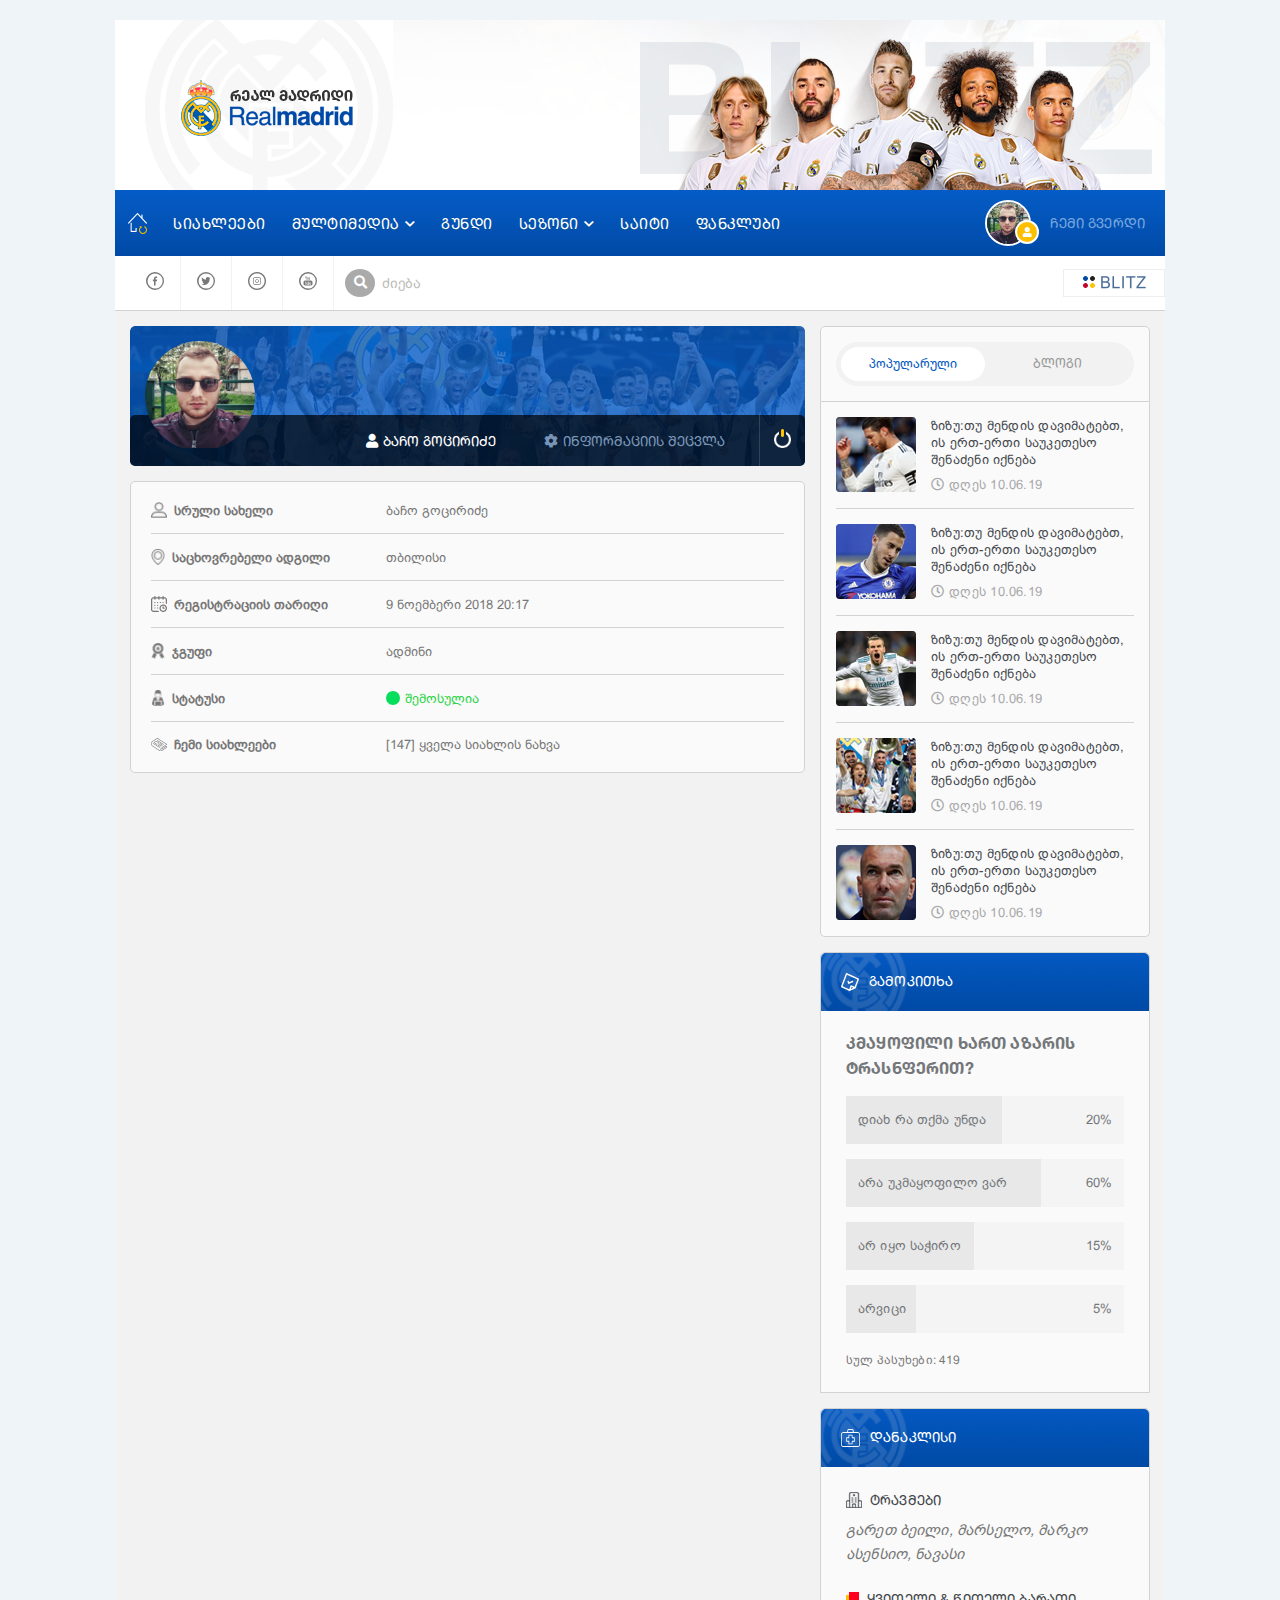
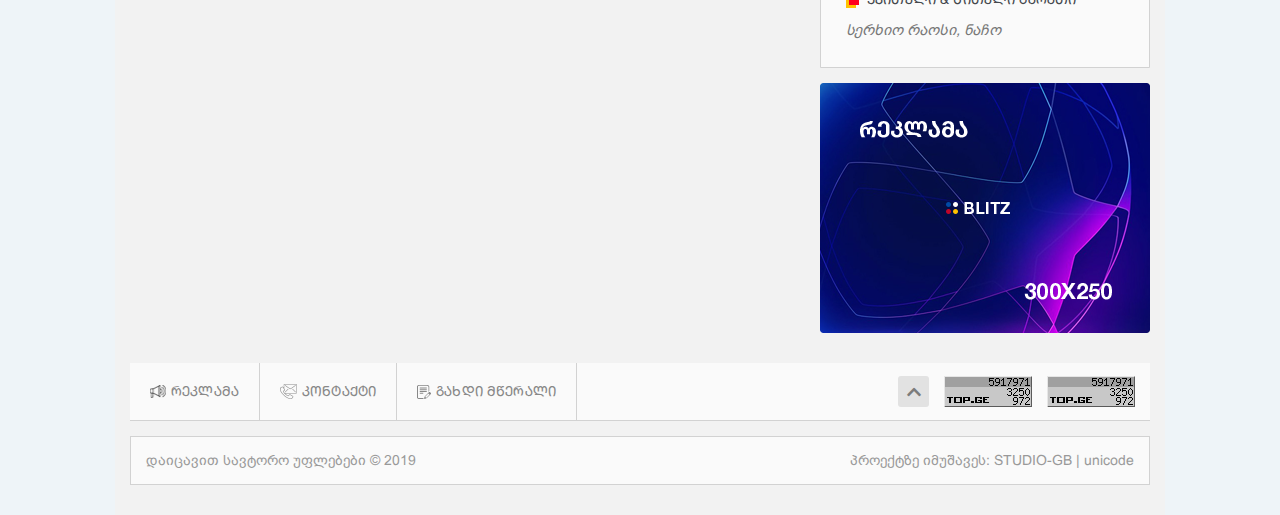
<file: Real/profile.html>
﻿<!DOCTYPE html>
<html lang="ka">

<head>
    <title>Real-FC</title>
    <meta charset="UTF-8">
    <meta name="viewport" content="width=device-width, initial-scale=1.0">
    <meta http-equiv="X-UA-Compatible" content="ie=edge">
    <link rel="stylesheet" href="css/font-awasome.css">
    <link rel="stylesheet" href="css/swiper.min.css">
    <link rel="stylesheet" href="css/fonts.css">
    <link rel="stylesheet" href="css/styles.css">
    <link rel="stylesheet" href="css/responsive.css">
</head>

<body>
    <div class="body">
        <header>
            <div class="top_container">
                <h1>
                    <a href="index.html"><img src="images/logo.png" alt="logo"></a>
                    <a href="index.html" class="responsive_logo"><img src="images/responsive_logo.png" alt="logo"></a>
                </h1>
                <div class="background"></div>
            </div>

            <nav class="responsive_nav nav">
                <div class="show_menu">
                    <i class="fas fa-bars"></i>
                </div>
                <div class="authorization">

                    <div class="profile">
                        <a class="profile_popup">
                            <div class="user_image">
                                <img src="images/profile_images/user.png" alt="user">
                                <div class="user_icon">
                                    <i class="fa fa-user"></i>
                                </div>
                            </div>
                            <div class="user_name">
                                სახელი გრძელი გვარი
                            </div>
                        </a>
                    </div>
                    <div class="sign_in profile_sign_in">
                        <button class="sign_in_popup">
                            <!-- New igive wyoba ro qondes i garet gamovitane -->
                            <i class="fas fa-user"></i>
                        </button>
                    </div>
                </div>
                <div class="hidden_menu">
                    <ul>
                        <li><a href="search.html">სიახლეები</a></li>
                        <li class="dropdown_menu"><a>მულტიმედია<i class="fas fa-chevron-down arrow_down"></i></a>
                            <ul class="dropdown_content">
                                <li><a href="#">ვიდეო</a></li>
                                <li><a href="#">აუდიო</a></li>
                            </ul>
                        </li>
                        <li><a href="team.html">გუნდი</a></li>
                        <li class="dropdown_menu"><a>სეზონი<i class="fas fa-chevron-down arrow_down"></i></a>
                            <ul class="dropdown_content">
                                <li><a href="#">ჩემპიონთა ლიგა</a></li>
                                <li><a href="#">ლა ლიგა</a></li>
                                <li><a href="#">კოპა დელ რეი</a></li>
                            </ul>
                        </li>
                        <li><a href="#">საიტი</a></li>
                        <li><a href="#">ფანკლუბი</a></li>
                    </ul>
                </div>
            </nav>
            <nav class="nav">
                <ul class="menu">
                    <li>
                        <a href="index.html"><svg xmlns="http://www.w3.org/2000/svg"
                                xmlns:xlink="http://www.w3.org/1999/xlink" width="19" height="21" viewBox="0 0 19 21">
                                <defs>
                                    <image id="9b1yb" width="19" height="19"
                                        xlink:href="[data-uri]" />
                                    <clipPath id="9b1ya">
                                        <path d="M0 19V0h19v19z" />
                                    </clipPath>
                                </defs>
                                <g>
                                    <g>
                                        <g clip-path="url(&quot;#9b1ya&quot;)">
                                            <use xlink:href="#9b1yb" />
                                        </g>
                                    </g>
                                    <g>
                                        <path fill="#fcbf00"
                                            d="M17.82 13.977a3.965 3.965 0 0 0-1.541-.985v1.24c.271.138.528.318.753.55a3.027 3.027 0 0 1 0 4.196 2.84 2.84 0 0 1-4.085 0 3.03 3.03 0 0 1 0-4.196c.003-.003.012-.009.016-.014h.001l.668.685-.004-2.174-2.115-.003.665.683a.067.067 0 0 1-.016.018c-1.561 1.603-1.561 4.205 0 5.808a3.926 3.926 0 0 0 5.658 0c1.56-1.603 1.562-4.205 0-5.808z" />
                                    </g>
                                </g>
                            </svg></a>
                    </li>
                    <li><a href="search.html">სიახლეები</a></li>
                    <li class="dropdown_menu"><a href="#">მულტიმედია<i class="fas fa-chevron-down arrow_down"></i><i
                                class="fas fa-chevron-up arrow_up"></i></a>
                        <ul class="dropdown_content">
                            <li><a href="#">ვიდეო</a></li>
                            <li><a href="#">აუდიო</a></li>
                        </ul>
                    </li>
                    <li><a href="team.html">გუნდი</a></li>
                    <li class="dropdown_menu"><a href="season.html">სეზონი<i
                                class="fas fa-chevron-down arrow_down"></i><i
                                class="fas fa-chevron-up arrow_up"></i></a>
                        <ul class="dropdown_content">
                            <li><a href="#">ჩემპიონთა ლიგა</a></li>
                            <li><a href="#">ლა ლიგა</a></li>
                            <li><a href="#">კოპა დელ რეი</a></li>
                        </ul>
                    </li>
                    <li><a href="#">საიტი</a></li>
                    <li><a href="#">ფანკლუბი</a></li>
                </ul>
                <div class="authorization">
                    <div class="profile">
                        <a class="profile_popup">
                            <div class="user_image">
                                <img src="images/profile_images/user.png" alt="user">

                            </div>
                            <div class="user_icon"><i class="fa fa-user"></i></div>
                            <p>
                                ჩემი გვერდი
                            </p>
                        </a>
                    </div>
                </div>
            </nav>
            <div class="bottom_container">
                <div class="left_container">
                    <div class="social">
                        <a href="#"><svg xmlns="http://www.w3.org/2000/svg" width="18" height="18" viewBox="0 0 18 18">
                                <g>
                                    <g>
                                        <path fill="#777"
                                            d="M9.57 13.5V9.21h1.324l.241-1.588H9.57V6.48c0-.35.363-.432.532-.432h1.01V4.505L9.956 4.5c-1.583 0-1.943 1.15-1.943 1.886v1.237H6.864V9.21h1.148v4.29zM9 1.405a7.594 7.594 0 1 1 0 15.187A7.594 7.594 0 0 1 9 1.406zM9 18a9 9 0 0 0 9-9 9 9 0 0 0-9-9 9 9 0 0 0-9 9 9 9 0 0 0 9 9z" />
                                    </g>
                                </g>
                            </svg></a>
                        <a href="#"><svg xmlns="http://www.w3.org/2000/svg" width="18" height="18" viewBox="0 0 18 18">
                                <g>
                                    <g>
                                        <path fill="#777"
                                            d="M4.5 12.053zm0 0c.854.56 1.85.884 2.904.884 2.995 0 5.322-2.615 5.197-5.84l-.001-.01V7.06v-.03c.272-.2.638-.556.9-1.023a3.09 3.09 0 0 1-1.03.315c.271-.158.674-.676.773-1.086-.261.18-.862.441-1.158.441v.002a1.79 1.79 0 0 0-1.342-.618c-1.025 0-1.856.895-1.856 2 0 .152.016.3.047.445C7.542 7.468 5.916 6.717 5 5.432c-.562 1.05-.075 2.217.564 2.643-.219.017-.622-.027-.811-.226-.014.696.298 1.619 1.432 1.953-.219.128-.605.09-.773.063.06.59.824 1.358 1.66 1.358-.299.37-1.315 1.044-2.572.83zM9 1.406a7.594 7.594 0 1 1 0 15.187A7.594 7.594 0 0 1 9 1.406zM9 18a9 9 0 0 0 9-9 9 9 0 0 0-9-9 9 9 0 0 0-9 9 9 9 0 0 0 9 9z" />
                                    </g>
                                </g>
                            </svg></a>
                        <a href="#"><svg xmlns="http://www.w3.org/2000/svg" xmlns:xlink="http://www.w3.org/1999/xlink"
                                width="18" height="18" viewBox="0 0 18 18">
                                <defs>
                                    <image id="97n5b" width="18" height="18"
                                        xlink:href="[data-uri]" />
                                    <clipPath id="97n5a">
                                        <path d="M0 18V0h18v18z" />
                                    </clipPath>
                                </defs>
                                <g>
                                    <g>
                                        <g clip-path="url(&quot;#97n5a&quot;)">
                                            <use xlink:href="#97n5b" />
                                        </g>
                                    </g>
                                    <g>
                                        <path fill="#777"
                                            d="M11.023 7.3a.322.322 0 0 0 .227-.552.326.326 0 0 0-.227-.094.325.325 0 0 0-.324.323.325.325 0 0 0 .324.323zm-2.007.536a1.142 1.142 0 0 1 1.136.98 1.149 1.149 0 0 1-2.271.336 1.14 1.14 0 0 1 .213-.852 1.139 1.139 0 0 1 .922-.464zm-1.069 2.589a1.783 1.783 0 0 0 1.332.333 1.78 1.78 0 0 0 1.178-.706c.285-.385.404-.858.333-1.332a1.785 1.785 0 0 0-.505-1.005 1.785 1.785 0 0 0-1.532-.506c-.474.07-.892.32-1.178.706a1.783 1.783 0 0 0-.333 1.332c.07.474.32.892.705 1.178zM5.646 7.16c0-.836.68-1.515 1.516-1.515h3.676c.836 0 1.516.68 1.516 1.515v3.677c0 .835-.68 1.515-1.516 1.515H7.162c-.836 0-1.516-.68-1.516-1.515V7.16zM10.838 13C12.031 13 13 12.03 13 10.838V7.16C13 5.97 12.03 5 10.838 5H7.162C5.97 5 5 5.97 5 7.16v3.677C5 12.029 5.97 13 7.162 13z" />
                                    </g>
                                </g>
                            </svg></a>
                        <a href="#"><svg xmlns="http://www.w3.org/2000/svg" width="18" height="18" viewBox="0 0 18 18">
                                <g>
                                    <g>
                                        <path fill="#777"
                                            d="M7.367 7.772V6.738L8.141 4.5h-.588l-.356 1.389h-.036l-.374-1.389h-.583l.74 2.302v.97zm1.274-1.93a.22.22 0 0 1 .153-.051c.067 0 .096.017.138.052.042.034.063.079.063.136v1.14c0 .07-.02.123-.061.164-.043.038-.071.057-.14.057-.069 0-.121-.02-.157-.057-.037-.038-.055-.093-.055-.163V5.979c0-.057.02-.103.059-.136zm-.257 1.751c.135.127.2.191.423.191.232 0 .262-.062.397-.186.131-.123.197-.296.197-.516v-1.07c0-.195-.064-.388-.176-.5-.13-.13-.195-.205-.407-.205-.233 0-.298.088-.437.205-.138.118-.2.288-.2.485V7.07c0 .219.069.392.203.522zm1.516.169c.024.024.071.04.13.04a.442.442 0 0 0 .264-.096c.123-.095.225-.226.333-.421v.435h.41V5.31h-.41v1.638c-.049.057-.263.346-.3.346-.048 0-.057-.013-.08-.04-.02-.027-.032-.07-.032-.131V5.309h-.41V7.3c0 .154.013.379.095.463zm1.53 3.357v-.076c0-.092-.016-.346-.043-.383-.028-.04-.076-.059-.14-.059-.065 0-.113.02-.142.059-.029.037-.044.291-.044.383v.076zm-1.898 1.184a.214.214 0 0 0 .102.025c.052 0 .091-.016.115-.048.025-.031.075-.082.075-.154v-1.362c0-.076-.053-.132-.082-.173a.166.166 0 0 0-.134-.056.199.199 0 0 0-.092.021c-.028.014-.083.037-.113.068v1.6a.461.461 0 0 0 .129.079zM6.139 9.404h1.23v.409h-.415v2.862h-.412V9.813H6.14zm4.67.998a.613.613 0 0 1 .456-.176c.192 0 .338.053.438.16.105.112.156.456.156.659v.408h-.798v.545c0 .113.015.192.042.236.028.043.073.065.142.065.068 0 .115-.018.142-.055.027-.037.043-.117.043-.246V11.9h.428v.111c0 .222-.05.386-.156.498-.105.11-.26.167-.467.167a.562.562 0 0 1-.442-.179c-.107-.115-.16-.279-.16-.486v-.966c0-.186.059-.528.177-.643zM9.612 12.63a.55.55 0 0 1-.183-.151v.171h-.433V9.404h.408v.981a.824.824 0 0 1 .208-.156.412.412 0 0 1 .2-.054c.134 0 .239.05.31.145.07.096.106.236.106.42v1.447c0 .16-.033.28-.1.366a.354.354 0 0 1-.29.128.48.48 0 0 1-.226-.051zM7.353 10.23h.415v1.903c0 .052.009.09.027.114.018.023.047.035.087.035.03 0 .097-.015.145-.048.048-.03.119-.07.158-.117v-1.887h.404v2.446H8.16v-.295c-.08.087-.161.184-.248.23a.485.485 0 0 1-.248.072c-.099 0-.174-.033-.224-.1a.485.485 0 0 1-.087-.298zm4.503 3.268c.91 0 1.644-.753 1.644-1.68v-1.557c0-.929-.735-1.681-1.644-1.681H6.144c-.908 0-1.644.752-1.644 1.68v1.558c0 .927.736 1.68 1.644 1.68zM9 1.406a7.594 7.594 0 1 1 0 15.187A7.594 7.594 0 0 1 9 1.406zM9 18a9 9 0 0 0 9-9 9 9 0 0 0-9-9 9 9 0 0 0-9 9 9 9 0 0 0 9 9z" />
                                    </g>
                                </g>
                            </svg></a>
                    </div>
                    <div class="form">
                        <form action="action.php" method="get">
                            <button><i class="fas fa-search"></i></button>
                            <input type="text" name="search" placeholder="ძიება">
                        </form>
                    </div>
                </div>
                <div class="right_container">
                    <div class="company_icons">
                        <div class="hover_container">
                            <div class="row">
                                <div class="team">
                                    <a href="#"><img src="images/icons/barca.png" alt="juve">mybarca.ge</a>
                                </div>
                                <div class="team">
                                    <a href="#"><img src="images/icons/barca.png" alt="juve">mybarca.ge</a>
                                </div>
                                <div class="team">
                                    <a href="#"><img src="images/icons/barca.png" alt="juve">mybarca.ge</a>
                                </div>
                                <div class="team">
                                    <a href="#"><img src="images/icons/barca.png" alt="juve">mybarca.ge</a>
                                </div>
                            </div>
                            <div class="row">
                                <div class="team">
                                    <a href="#"><img src="images/icons/barca.png" alt="juve">mybarca.ge</a>
                                </div>
                                <div class="team">
                                    <a href="#"><img src="images/icons/barca.png" alt="juve">mybarca.ge</a>
                                </div>
                                <div class="team">
                                    <a href="#"><img src="images/icons/barca.png" alt="juve">mybarca.ge</a>
                                </div>
                                <div class="team">
                                    <a href="#"><img src="images/icons/barca.png" alt="juve">mybarca.ge</a>
                                </div>
                            </div>


                        </div>
                        <div class="blitz">
                            <i class="fas fa-caret-left"></i>
                            <a href="#"></a>
                        </div>
                    </div>
                </div>
            </div>
        </header>
        <div class="web_content">
            <div class="left_right_side">
                <div class="left_side border">
                    <div class="profile_top">
                        <div class="user_image">
                            <a href="#"><img src="images/profile_images/user.png" alt="user"></a>
                        </div>
                        <div class="bottom_container">
                            <div class="bottom_content">
                                <div class="user">
                                    <a href="#">
                                        <i class="fas fa-user"></i>
                                        <p>ბაჩო გოცირიძე</p>
                                    </a>
                                </div>
                                <div class="user information">
                                    <a href="#">
                                        <i class="fas fa-cog"></i>
                                        <p>ინფორმაციის შეცვლა</p>
                                    </a>
                                </div>
                                <div class="log_out">
                                    <a href="#"><img src="images/profile_images/off.png" alt="off"></a>
                                </div>
                            </div>
                        </div>
                    </div>
                    <div class="profile_information">
                        <div class="info">
                            <div class="left">
                                <img src="images/profile_images/user_icon.png" alt="icon">
                                <p>სრული სახელი</p>
                            </div>
                            <div class="right">
                                <p>ბაჩო გოცირიძე</p>
                            </div>
                        </div>
                        <div class="info">
                            <div class="left">
                                <img src="images/profile_images/location_icon.png" alt="icon">
                                <p>საცხოვრებელი ადგილი</p>
                            </div>
                            <div class="right">
                                <p>თბილისი</p>
                            </div>
                        </div>
                        <div class="info">
                            <div class="left">
                                <img src="images/profile_images/date_icon.png" alt="icon">
                                <p>რეგისტრაციის თარიღი</p>
                            </div>
                            <div class="right">
                                <p>9 ნოემბერი 2018 20:17</p>
                            </div>
                        </div>
                        <div class="info">
                            <div class="left">
                                <img src="images/profile_images/team_icon.png" alt="icon">
                                <p>ჯგუფი</p>
                            </div>
                            <div class="right">
                                <p>ადმინი</p>
                            </div>
                        </div>
                        <div class="info">
                            <div class="left">
                                <img src="images/profile_images/status_icon.png" alt="icon">
                                <p>სტატუსი</p>
                            </div>
                            <div class="right online">
                                <div class="circle"></div>
                                <p>შემოსულია</p>
                            </div>
                        </div>
                        <div class="info top">
                            <div class="left">
                                <img src="images/profile_images/news_icon.png" alt="icon">
                                <p>ჩემი სიახლეები</p>
                            </div>
                            <div class="right">
                                <a href="#">
                                    <p>[147] ყველა სიახლის ნახვა</p>
                                </a>
                            </div>
                        </div>
                    </div>
                </div>
                <div class="right_side">
                    <div class="blog_container">
                        <div class="tab">
                            <button class="tablinks active previous openTabs" data-tab="popular">პოპულარული</button>
                            <button class="tablinks next openTabs" data-tab="blog">ბლოგი</button>
                        </div>
                    </div>
                    <div id="popular" class="tabcontent show_tab active blog popular">
                        <div class="blog_content">
                            <div class="image_container">
                                <img src="images/blog_images/1.png" alt="1">
                                <div class="hover_container"><i class="far fa-eye"></i></div>
                            </div>
                            <div class="text_container">
                                <h3><a href="#">ზიზუ:თუ მენდის დავიმატებთ, ის ერთ-ერთი საუკეთესო შენაძენი იქნება</a>
                                </h3>
                                <span><i class="far fa-clock"></i>დღეს 10.06.19</span>
                            </div>
                        </div>
                        <div class="blog_content">
                            <div class="image_container">
                                <img src="images/blog_images/2.png" alt="2">
                                <div class="hover_container"><i class="far fa-eye"></i></div>
                            </div>
                            <div class="text_container">
                                <h3><a href="#">ზიზუ:თუ მენდის დავიმატებთ, ის ერთ-ერთი საუკეთესო შენაძენი იქნება</a>
                                </h3>
                                <span><i class="far fa-clock"></i>დღეს 10.06.19</span>
                            </div>
                        </div>
                        <div class="blog_content">
                            <div class="image_container">
                                <img src="images/blog_images/3.png" alt="3">
                                <div class="hover_container"><i class="far fa-eye"></i></div>
                            </div>
                            <div class="text_container">
                                <h3><a href="#">ზიზუ:თუ მენდის დავიმატებთ, ის ერთ-ერთი საუკეთესო შენაძენი იქნება</a>
                                </h3>
                                <span><i class="far fa-clock"></i>დღეს 10.06.19</span>
                            </div>
                        </div>
                        <div class="blog_content">
                            <div class="image_container">
                                <img src="images/blog_images/4.png" alt="4">
                                <div class="hover_container"><i class="far fa-eye"></i></div>
                            </div>
                            <div class="text_container">
                                <h3><a href="#">ზიზუ:თუ მენდის დავიმატებთ, ის ერთ-ერთი საუკეთესო შენაძენი იქნება</a>
                                </h3>
                                <span><i class="far fa-clock"></i>დღეს 10.06.19</span>
                            </div>
                        </div>
                        <div class="blog_content">
                            <div class="image_container">
                                <img src="images/blog_images/5.png" alt="5">
                                <div class="hover_container"><i class="far fa-eye"></i></div>
                            </div>
                            <div class="text_container">
                                <h3><a href="#">ზიზუ:თუ მენდის დავიმატებთ, ის ერთ-ერთი საუკეთესო შენაძენი იქნება</a>
                                </h3>
                                <span><i class="far fa-clock"></i>დღეს 10.06.19</span>
                            </div>
                        </div>
                    </div>
                    <div id="blog" class="tabcontent show_tab blog popular">
                        <div class="blog_content">
                            <div class="image_container">
                                <img src="images/blog_images/1.png" alt="1">
                                <div class="hover_container"><i class="far fa-eye"></i></div>
                            </div>
                            <div class="text_container">
                                <h3><a href="#">ზიზუ:თუ მენდის დავიმატებთ, ის ერთ-ერთი საუკეთესო შენაძენი იქნება</a>
                                </h3>
                                <span><i class="far fa-clock"></i>დღეს 10.06.19</span>
                            </div>
                        </div>
                        <div class="blog_content">
                            <div class="image_container">
                                <img src="images/blog_images/2.png" alt="2">
                                <div class="hover_container"><i class="far fa-eye"></i></div>
                            </div>
                            <div class="text_container">
                                <h3><a href="#">ზიზუ:თუ მენდის დავიმატებთ, ის ერთ-ერთი საუკეთესო შენაძენი იქნება</a>
                                </h3>
                                <span><i class="far fa-clock"></i>დღეს 10.06.19</span>
                            </div>
                        </div>
                        <div class="blog_content">
                            <div class="image_container">
                                <img src="images/blog_images/3.png" alt="3">
                                <div class="hover_container"><i class="far fa-eye"></i></div>
                            </div>
                            <div class="text_container">
                                <h3><a href="#">ზიზუ:თუ მენდის დავიმატებთ, ის ერთ-ერთი საუკეთესო შენაძენი იქნება</a>
                                </h3>
                                <span><i class="far fa-clock"></i>დღეს 10.06.19</span>
                            </div>
                        </div>
                        <div class="blog_content">
                            <div class="image_container">
                                <img src="images/blog_images/4.png" alt="4">
                                <div class="hover_container"><i class="far fa-eye"></i></div>
                            </div>
                            <div class="text_container">
                                <h3><a href="#">ზიზუ:თუ მენდის დავიმატებთ, ის ერთ-ერთი საუკეთესო შენაძენი იქნება</a>
                                </h3>
                                <span><i class="far fa-clock"></i>დღეს 10.06.19</span>
                            </div>
                        </div>
                        <div class="blog_content">
                            <div class="image_container">
                                <img src="images/blog_images/5.png" alt="5">
                                <div class="hover_container"><i class="far fa-eye"></i></div>
                            </div>
                            <div class="text_container">
                                <h3><a href="#">ზიზუ:თუ მენდის დავიმატებთ, ის ერთ-ერთი საუკეთესო შენაძენი იქნება</a>
                                </h3>
                                <span><i class="far fa-clock"></i>დღეს 10.06.19</span>
                            </div>
                        </div>
                    </div>
                    <div class="poll_container">
                        <div class="background_container">
                            <div class="top_container">
                                <img src="images/icons/poll.png" alt="poll">
                                <span>გამოკითხა</span>
                            </div>
                        </div>
                        <div class="poll_text">
                            <h4>კმაყოფილი ხართ აზარის ტრასნფერით?</h4>

                            <div class="progress">
                                <div class="progress_bar" style="width: 56%"><span>დიახ რა თქმა უნდა</span></div>
                                <span>20%</span>
                            </div>
                            <div class="progress">
                                <div class="progress_bar" style="width: 70%"><span>არა უკმაყოფილო ვარ</span></div>
                                <span>60%</span>
                            </div>
                            <div class="progress">
                                <div class="progress_bar" style="width: 46%"><span>არ იყო საჭირო</span></div>
                                <span>15%</span>
                            </div>
                            <div class="progress">
                                <div class="progress_bar" style="width: 25%"><span>არვიცი</span></div>
                                <span>5%</span>
                            </div>
                            <span class="answers">სულ პასუხები: 419</span>
                        </div>
                    </div>
                    <div class="loss_container">
                        <div class="background_container">
                            <div class="top_container">
                                <img src="images/icons/loss.png" alt="loss">
                                <span>დანაკლისი</span>
                            </div>
                        </div>
                        <div class="loss_text">
                            <div class="loss_title">
                                <img src="images/icons/injury.png" alt="injury">
                                <h4>ტრავმები</h4>
                            </div>
                            <p>გარეთ ბეილი, მარსელო, მარკო ასენსიო, ნავასი</p>
                            <div class="loss_title">
                                <img src="images/icons/red_yellow.png" alt="red_yellow">
                                <h4>ყვითელი & წითელი ბარათი</h4>
                            </div>
                            <p>სერხიო რაოსი, ნაჩო</p>
                        </div>
                    </div>
                    <div class="reclam_banner"></div>
                </div>
            </div>
            <div class="reclam">
                <div class="left">
                    <div class="container">
                        <a href="contact.html">
                            <img src="images/icons/reclam.png" alt="reclam">
                            <span>რეკლამა</span>
                        </a>
                    </div>
                    <div class="container">
                        <a href="contact.html">
                            <img src="images/icons/contact.png" alt="contact">
                            <span>კონტაქტი</span>
                        </a>
                    </div>
                    <div class="container">
                        <a href="contact.html"><img src="images/icons/writer.png" alt="writer">
                            <span>გახდი მწერალი</span>
                        </a>
                    </div>
                </div>
                <div class="right">
                    <span class="responsive_up">Up</span><a href="javascript:" id="return-to-top"><i
                            class="fas fa-chevron-up"></i></a>
                    <div class="top_ge">
                        <img src="images/top.png" alt="top.ge">
                    </div>
                    <div class="top_ge">
                        <img src="images/top.png" alt="top.ge">
                    </div>
                </div>
            </div>
            <footer>
                <div class="left">
                    <span>დაიცავით სავტორო უფლებები &copy; 2019 </span>
                </div>
                <div class="right">
                    <span>პროექტზე იმუშავეს: STUDIO-GB | unicode</span>
                </div>
            </footer>
        </div>


        <!-- Profile popup -->
<!-- 
        <div class="popup_container profile_popup_container">
            <div class="overlay"></div>
            <div class="registration">
                <div class="registration_content">
                    <h3>გამარჯობა, <a href="">ლევან</a> </h3>
                </div>
                <div class="inside_content">
                    <div class="container">
                        <div class="left_side">
                            <div class="user_image">
                                <img src="images/profile_images/user.png" alt="user">
                            </div>
                            <div class="user_icon"><i class="fa fa-plus"></i></div>
                        </div>
                        <div class="right_side">
                            <ul>
                                <li>
                                    <a href="profile.html">
                                        <i class="fas fa-cog"></i>
                                        პროფილის ნახვა
                                    </a>
                                </li>
                                <li>
                                    <a href="#!">
                                        <i class="far fa-file-alt"></i>
                                        სიახლის დამატება
                                    </a>
                                </li>
                                <li class="logout">
                                    <a href="#!">
                                        <i class="fas fa-power-off"></i>
                                        გასვლა
                                    </a>
                                </li>


                            </ul>
                        </div>
                    </div>

                </div>
                <div class="close_container">
                    <i class="fas fa-times"></i>
                </div>
            </div>
        </div> -->



        <!-- Registration popup -->

        <div class="popup_container show_popup">
            <div class="overlay"></div>
            <div class="registration">
                <div class="registration_content">
                    <h3>რეგისტრაცია</h3>
                </div>
                <div class="inside_content">
                    <form action="action.php" method="get">
                        <label>
                            <label for="name">მომხმარებლის სახელი</label>
                            <input type="text" id="name">
                        </label>
                        <label>
                            <label for="password">პაროლი</label>
                            <input type="password" id="password">
                        </label>
                        <label>
                            <label for="return_password">გაიმეორე პაროლი</label>
                            <input type="password" id="return_password">
                        </label>
                        <label>
                            <label for="email">ელ.ფოსტა</label>
                            <input type="email" id="email">
                        </label>
                        <button class="registration_button">რეგისტრაცია</button>
                        <button class="registration_button">Facebook ავტორიზაცია</button>
                    </form>
                </div>
                <div class="close_container">
                    <i class="fas fa-times"></i>
                </div>
            </div>
        </div>

        <!-- Sign in popup -->

        <div class="popup_container sign_in_popup_container">
            <div class="overlay"></div>
            <div class="registration">
                <div class="registration_content">
                    <h3>ავტორიზაცია</h3>
                </div>
                <div class="inside_content">
                    <form action="action.php" method="get">
                        <div class="input_container">
                            <i class="fas fa-user"></i>
                            <input type="text" placeholder="სახელი">
                        </div>
                        <div class="input_container">
                            <i class="fas fa-lock"></i>
                            <input id="password" class="password" type="password" placeholder="პაროლი">
                            <div class="see_password" id="see_password">
                                <i class="far fa-eye"></i>
                            </div>
                        </div>
                        <label class="checked">
                            <input type="checkbox" id="check" name="password" value="password">
                            <label for="check">დავამახსოვრებ</label>
                        </label>
                        <div class="button">
                            <button class="sign_in">შესვლა</button>
                            <button class="password">პაროლის აღდგენა</button>
                        </div>
                        <button class="registration_button">Facebook ავტორიზაცია</button>
                    </form>
                </div>
                <div class="close_container">
                    <i class="fas fa-times"></i>
                </div>
            </div>
        </div>


        <!-- Information change popup -->

        <div class="popup_container information_popup">
            <div class="overlay"></div>
            <div class="registration">
                <div class="registration_content">
                    <h3>ინფორმაციის შეცვლა</h3>
                </div>
                <div class="inside_content">
                    <form action="action.php" method="get">
                        <label>
                            <label for="location">საცხოვრებელი ადგილი</label>
                            <input type="text" id="location">
                        </label>
                        <label>
                            <label for="password">პაროლი</label>
                            <input type="password" id="password">
                        </label>
                        <label>
                            <label for="return_password">გაიმეორე პაროლი</label>
                            <input type="password" id="return_password">
                        </label>
                        <label>
                            <label for="email">ელ.ფოსტა</label>
                            <input type="email" id="email">
                        </label>
                        <div class="add_remove">
                            <input class="file" type="file">
                            <!-- <button class="remove_avatar">
                                <i class="fas fa-circle"></i>
                                <span>ავატარის წაშლა</span>
                            </button> -->
                            <label class="remove_avatar">
                                <input type="checkbox" name="check" value="video" id="avatar">
                                <span class="checkmark"><i class="fas fa-circle"></i></span>
                                <label for="avatar"> ავატარის წაშლა</label>
                            </label>
                        </div>
                        <button class="registration_button">ცვლილებების შენახვა</button>
                    </form>
                </div>
                <div class="close_container">
                    <i class="fas fa-times"></i>
                </div>
            </div>
        </div>

    </div>

    <script src="js/swiper.min.js"></script>
    <script src="js/jquery-3.3.1.min.js"></script>
    <script src="js/countdown.js"></script>
    <script src="js/redactor.js"></script>
    <script src="js/redactor-emoticons.js"></script>
    <script src="js/script.js"></script>
</body>

</html>
</file>
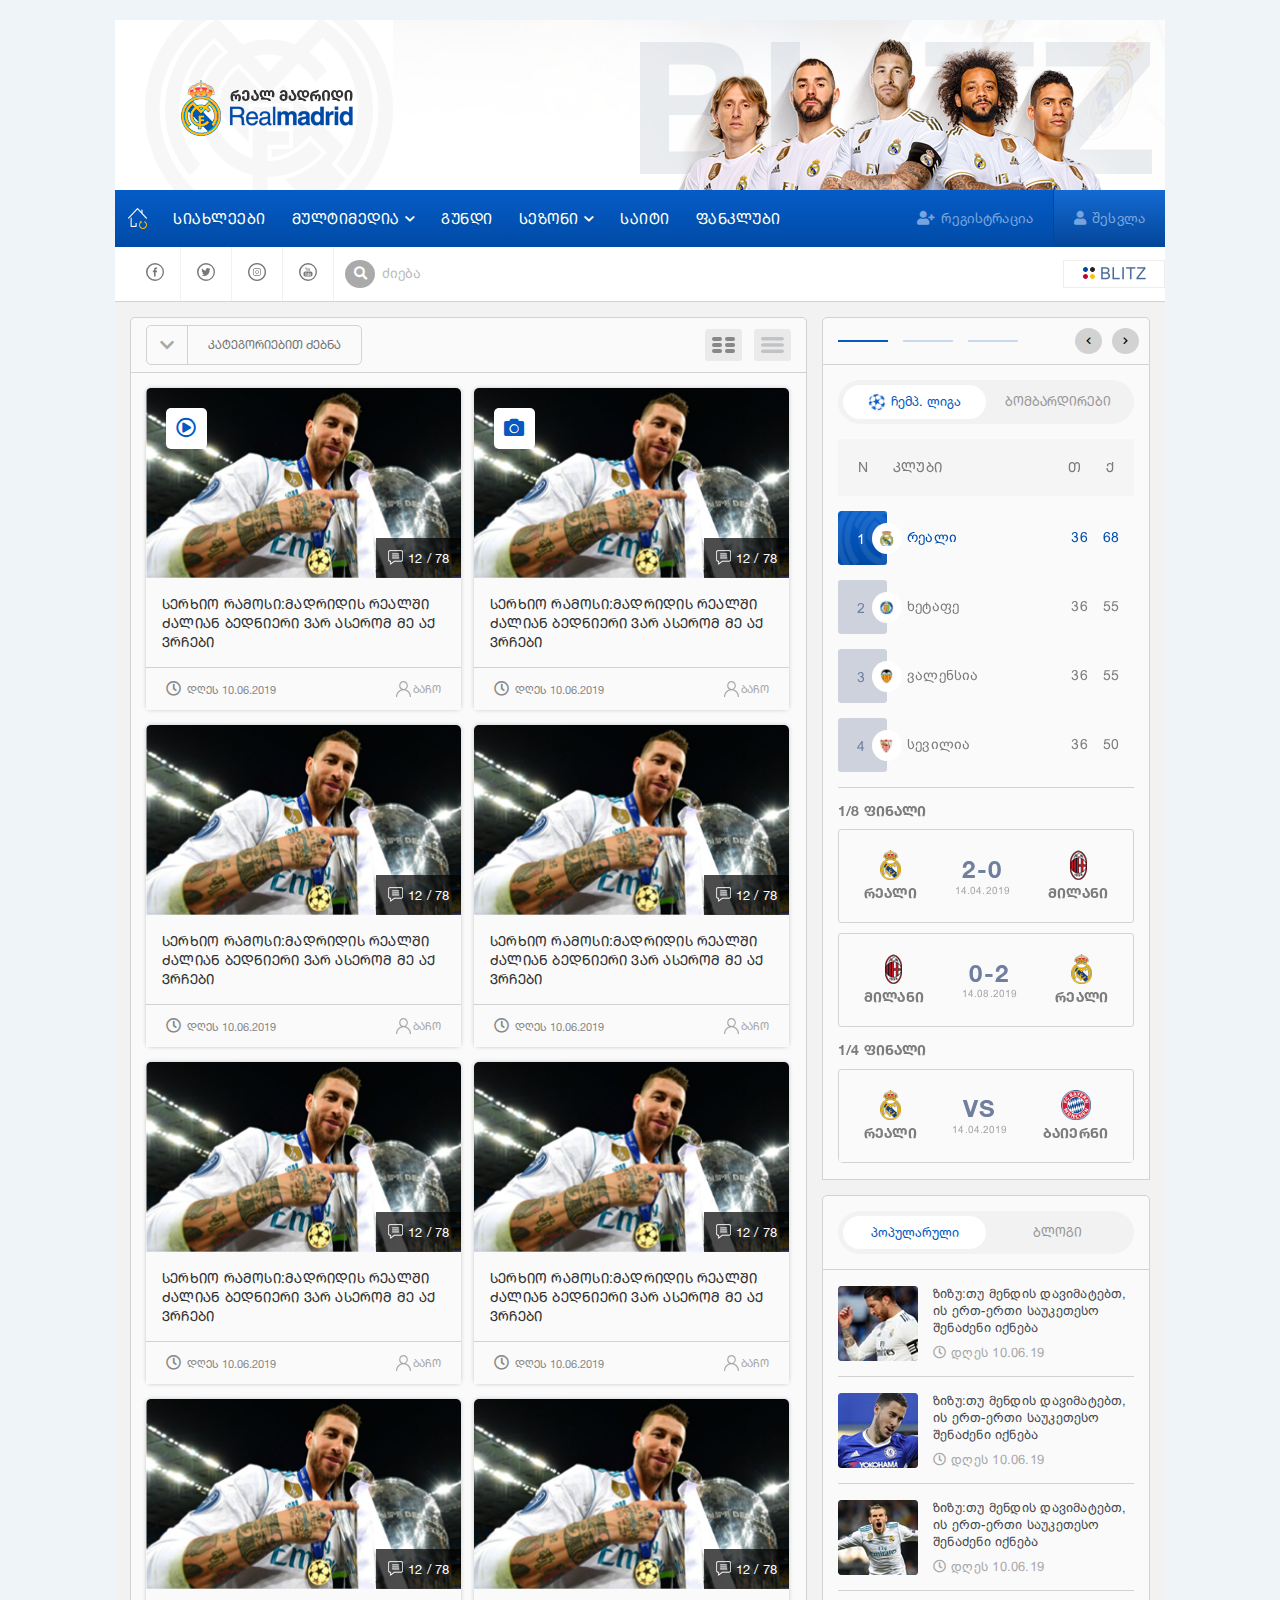
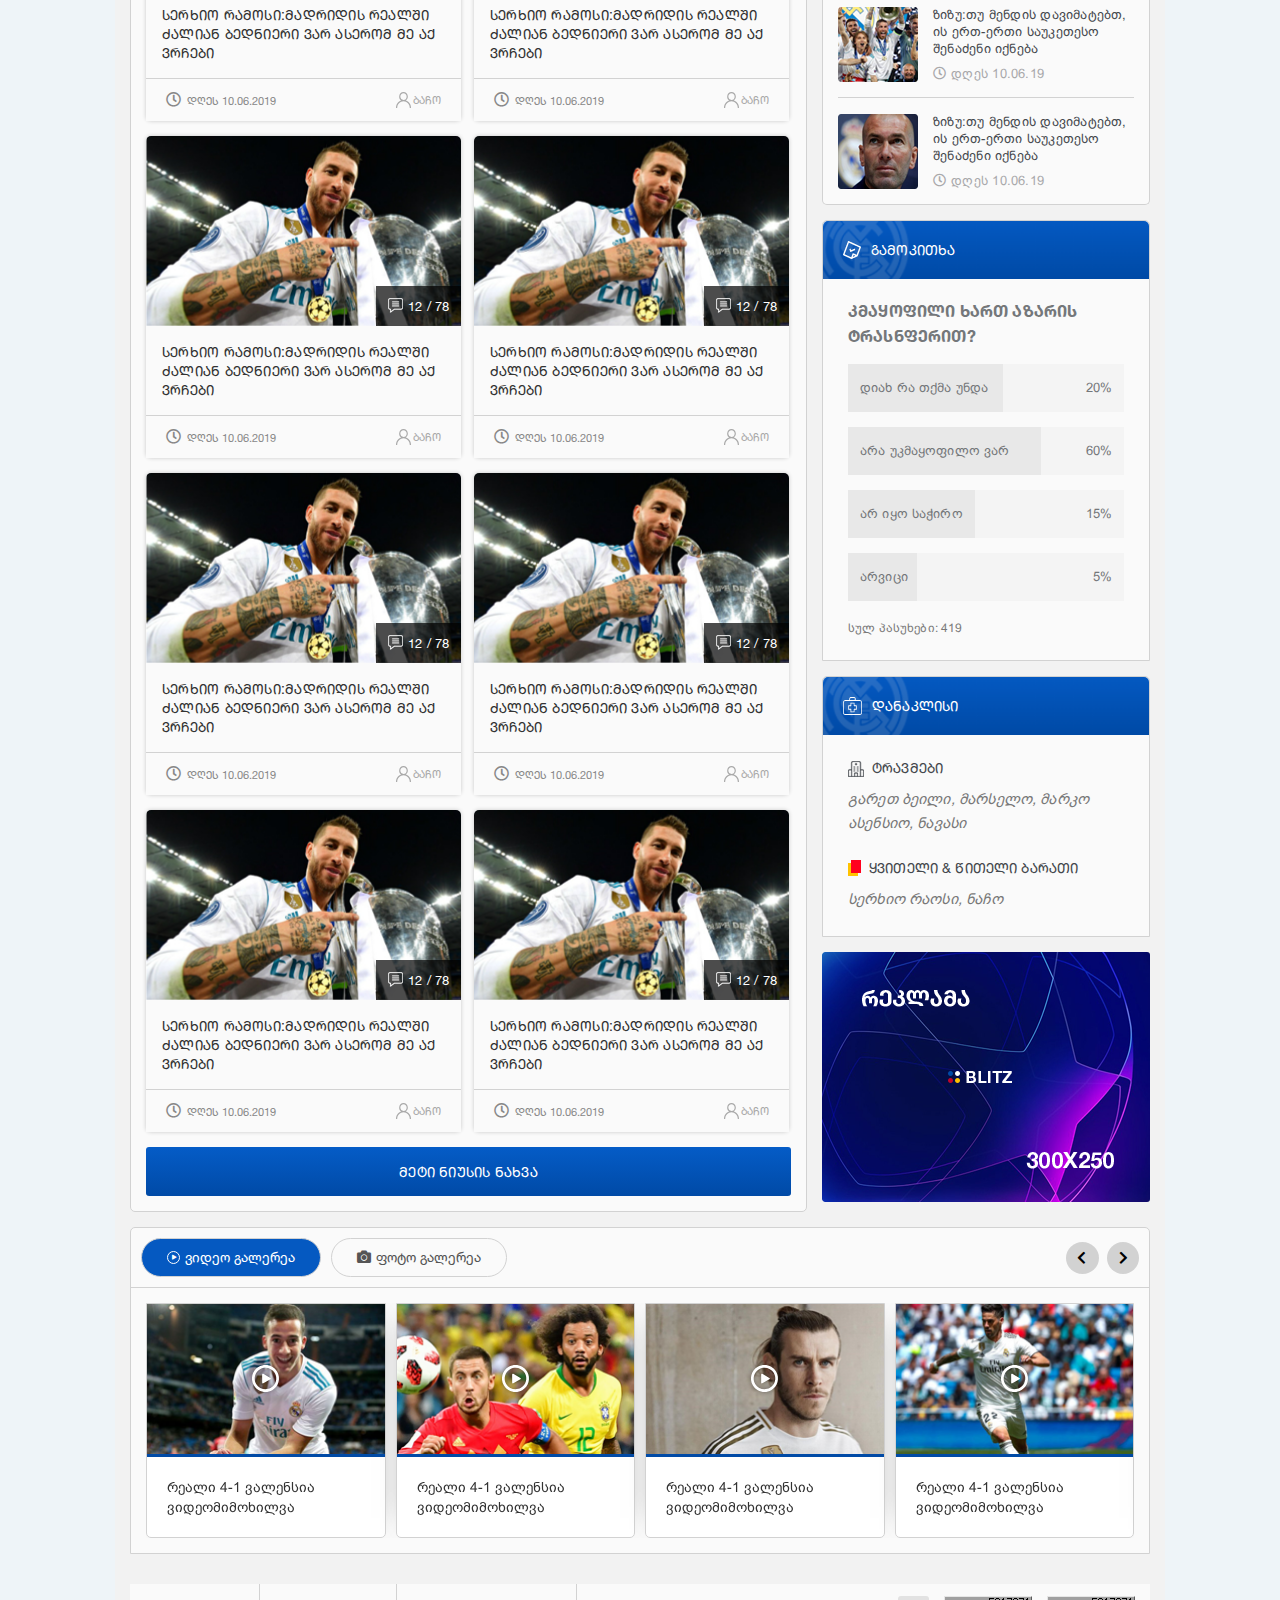
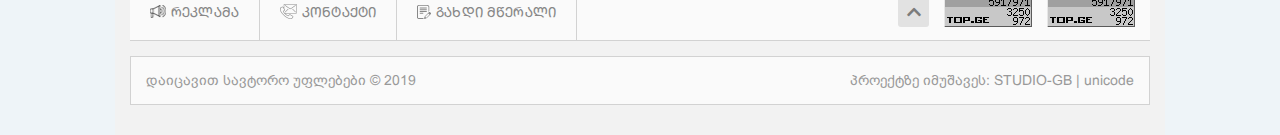
<file: Real/search.html>
﻿<!DOCTYPE html>
<html lang="ka">

<head>
    <title>Real-FC</title>
    <meta charset="UTF-8">
    <meta name="viewport" content="width=device-width, initial-scale=1.0">
    <meta http-equiv="X-UA-Compatible" content="ie=edge">
    <link rel="stylesheet" href="css/font-awasome.css">
    <link rel="stylesheet" href="css/swiper.min.css">
    <link rel="stylesheet" href="css/fonts.css">
    <link rel="stylesheet" href="css/styles.css">
    <link rel="stylesheet" href="css/responsive.css">
</head>

<body>
    <div class="body">
        <header>
            <div class="top_container">
                <h1>
                    <a href="index.html"><img src="images/logo.png" alt="logo"></a>
                    <a href="index.html" class="responsive_logo"><img src="images/responsive_logo.png" alt="logo"></a>
                </h1>
                <div class="background"></div>
            </div>

            <nav class="responsive_nav nav">
                <div class="show_menu">
                    <i class="fas fa-bars"></i>
                </div>
                <div class="authorization">
                    <div class="registration">
                        <button class="registration_popup">
                            <!-- New linkshi chasma ar chirdeba -->
                            <i class="fas fa-user-plus"></i>
                        </button>
                    </div>
                    <div class="sign_in">
                        <button class="sign_in_popup">
                            <!-- New igive wyoba ro qondes i garet gamovitane -->
                            <i class="fas fa-user"></i>
                        </button>
                    </div>
                </div>
                <div class="hidden_menu">
                    <ul>
                        <li><a href="search.html">სიახლეები</a></li>
                    <li class="dropdown_menu"><a>მულტიმედია<i
                                class="fas fa-chevron-down arrow_down"></i></a>
                        <ul class="dropdown_content">
                            <li><a href="#">ვიდეო</a></li>
                            <li><a href="#">აუდიო</a></li>
                        </ul>
                    </li>
                    <li><a href="team.html">გუნდი</a></li>
                    <li class="dropdown_menu"><a>სეზონი<i
                                class="fas fa-chevron-down arrow_down"></i></a>
                        <ul class="dropdown_content">
                            <li><a href="#">ჩემპიონთა ლიგა</a></li>
                            <li><a href="#">ლა ლიგა</a></li>
                            <li><a href="#">კოპა დელ რეი</a></li>
                        </ul>
                    </li>
                    <li><a href="#">საიტი</a></li>
                    <li><a href="#">ფანკლუბი</a></li>
                    </ul>
                </div>
            </nav>
            <nav class="nav">
                <ul class="menu">
                    <li>
                        <a href="index.html"><svg xmlns="http://www.w3.org/2000/svg"
                                xmlns:xlink="http://www.w3.org/1999/xlink" width="19" height="21" viewBox="0 0 19 21">
                                <defs>
                                    <image id="9b1yb" width="19" height="19"
                                        xlink:href="[data-uri]" />
                                    <clipPath id="9b1ya">
                                        <path d="M0 19V0h19v19z" />
                                    </clipPath>
                                </defs>
                                <g>
                                    <g>
                                        <g clip-path="url(&quot;#9b1ya&quot;)">
                                            <use xlink:href="#9b1yb" />
                                        </g>
                                    </g>
                                    <g>
                                        <path fill="#fcbf00"
                                            d="M17.82 13.977a3.965 3.965 0 0 0-1.541-.985v1.24c.271.138.528.318.753.55a3.027 3.027 0 0 1 0 4.196 2.84 2.84 0 0 1-4.085 0 3.03 3.03 0 0 1 0-4.196c.003-.003.012-.009.016-.014h.001l.668.685-.004-2.174-2.115-.003.665.683a.067.067 0 0 1-.016.018c-1.561 1.603-1.561 4.205 0 5.808a3.926 3.926 0 0 0 5.658 0c1.56-1.603 1.562-4.205 0-5.808z" />
                                    </g>
                                </g>
                            </svg></a>
                    </li>
                    <li><a href="search.html">სიახლეები</a></li>
                    <li class="dropdown_menu"><a href="#">მულტიმედია<i
                                class="fas fa-chevron-down arrow_down"></i><i
                                class="fas fa-chevron-up arrow_up"></i></a>
                        <ul class="dropdown_content">
                            <li><a href="#">ვიდეო</a></li>
                            <li><a href="#">აუდიო</a></li>
                        </ul>
                    </li>
                    <li><a href="team.html">გუნდი</a></li>
                    <li class="dropdown_menu"><a href="season.html">სეზონი<i
                                class="fas fa-chevron-down arrow_down"></i><i
                                class="fas fa-chevron-up arrow_up"></i></a>
                        <ul class="dropdown_content">
                            <li><a href="#">ჩემპიონთა ლიგა</a></li>
                            <li><a href="#">ლა ლიგა</a></li>
                            <li><a href="#">კოპა დელ რეი</a></li>
                        </ul>
                    </li>
                    <li><a href="#">საიტი</a></li>
                    <li><a href="#">ფანკლუბი</a></li>
                </ul>
                <div class="authorization">
                    <div class="registration">
                        <button class="registration_popup">
                            <!-- New linkshi chasma ar chirdeba -->
                            <i class="fas fa-user-plus"></i>
                            <p>რეგისტრაცია</p>
                        </button>
                    </div>
                    <div class="sign_in">
                        <button class="sign_in_popup">
                            <!-- New igive wyoba ro qondes i garet gamovitane -->
                            <i class="fas fa-user"></i>
                            <p>შესვლა</p>
                        </button>
                    </div>
                </div>
            </nav>
            <div class="bottom_container">
                <div class="left_container">
                    <div class="social">
                        <a href="#"><svg xmlns="http://www.w3.org/2000/svg" width="18" height="18" viewBox="0 0 18 18">
                                <g>
                                    <g>
                                        <path fill="#777"
                                            d="M9.57 13.5V9.21h1.324l.241-1.588H9.57V6.48c0-.35.363-.432.532-.432h1.01V4.505L9.956 4.5c-1.583 0-1.943 1.15-1.943 1.886v1.237H6.864V9.21h1.148v4.29zM9 1.405a7.594 7.594 0 1 1 0 15.187A7.594 7.594 0 0 1 9 1.406zM9 18a9 9 0 0 0 9-9 9 9 0 0 0-9-9 9 9 0 0 0-9 9 9 9 0 0 0 9 9z" />
                                    </g>
                                </g>
                            </svg></a>
                        <a href="#"><svg xmlns="http://www.w3.org/2000/svg" width="18" height="18" viewBox="0 0 18 18">
                                <g>
                                    <g>
                                        <path fill="#777"
                                            d="M4.5 12.053zm0 0c.854.56 1.85.884 2.904.884 2.995 0 5.322-2.615 5.197-5.84l-.001-.01V7.06v-.03c.272-.2.638-.556.9-1.023a3.09 3.09 0 0 1-1.03.315c.271-.158.674-.676.773-1.086-.261.18-.862.441-1.158.441v.002a1.79 1.79 0 0 0-1.342-.618c-1.025 0-1.856.895-1.856 2 0 .152.016.3.047.445C7.542 7.468 5.916 6.717 5 5.432c-.562 1.05-.075 2.217.564 2.643-.219.017-.622-.027-.811-.226-.014.696.298 1.619 1.432 1.953-.219.128-.605.09-.773.063.06.59.824 1.358 1.66 1.358-.299.37-1.315 1.044-2.572.83zM9 1.406a7.594 7.594 0 1 1 0 15.187A7.594 7.594 0 0 1 9 1.406zM9 18a9 9 0 0 0 9-9 9 9 0 0 0-9-9 9 9 0 0 0-9 9 9 9 0 0 0 9 9z" />
                                    </g>
                                </g>
                            </svg></a>
                        <a href="#"><svg xmlns="http://www.w3.org/2000/svg" xmlns:xlink="http://www.w3.org/1999/xlink"
                                width="18" height="18" viewBox="0 0 18 18">
                                <defs>
                                    <image id="97n5b" width="18" height="18"
                                        xlink:href="[data-uri]" />
                                    <clipPath id="97n5a">
                                        <path d="M0 18V0h18v18z" />
                                    </clipPath>
                                </defs>
                                <g>
                                    <g>
                                        <g clip-path="url(&quot;#97n5a&quot;)">
                                            <use xlink:href="#97n5b" />
                                        </g>
                                    </g>
                                    <g>
                                        <path fill="#777"
                                            d="M11.023 7.3a.322.322 0 0 0 .227-.552.326.326 0 0 0-.227-.094.325.325 0 0 0-.324.323.325.325 0 0 0 .324.323zm-2.007.536a1.142 1.142 0 0 1 1.136.98 1.149 1.149 0 0 1-2.271.336 1.14 1.14 0 0 1 .213-.852 1.139 1.139 0 0 1 .922-.464zm-1.069 2.589a1.783 1.783 0 0 0 1.332.333 1.78 1.78 0 0 0 1.178-.706c.285-.385.404-.858.333-1.332a1.785 1.785 0 0 0-.505-1.005 1.785 1.785 0 0 0-1.532-.506c-.474.07-.892.32-1.178.706a1.783 1.783 0 0 0-.333 1.332c.07.474.32.892.705 1.178zM5.646 7.16c0-.836.68-1.515 1.516-1.515h3.676c.836 0 1.516.68 1.516 1.515v3.677c0 .835-.68 1.515-1.516 1.515H7.162c-.836 0-1.516-.68-1.516-1.515V7.16zM10.838 13C12.031 13 13 12.03 13 10.838V7.16C13 5.97 12.03 5 10.838 5H7.162C5.97 5 5 5.97 5 7.16v3.677C5 12.029 5.97 13 7.162 13z" />
                                    </g>
                                </g>
                            </svg></a>
                        <a href="#"><svg xmlns="http://www.w3.org/2000/svg" width="18" height="18" viewBox="0 0 18 18">
                                <g>
                                    <g>
                                        <path fill="#777"
                                            d="M7.367 7.772V6.738L8.141 4.5h-.588l-.356 1.389h-.036l-.374-1.389h-.583l.74 2.302v.97zm1.274-1.93a.22.22 0 0 1 .153-.051c.067 0 .096.017.138.052.042.034.063.079.063.136v1.14c0 .07-.02.123-.061.164-.043.038-.071.057-.14.057-.069 0-.121-.02-.157-.057-.037-.038-.055-.093-.055-.163V5.979c0-.057.02-.103.059-.136zm-.257 1.751c.135.127.2.191.423.191.232 0 .262-.062.397-.186.131-.123.197-.296.197-.516v-1.07c0-.195-.064-.388-.176-.5-.13-.13-.195-.205-.407-.205-.233 0-.298.088-.437.205-.138.118-.2.288-.2.485V7.07c0 .219.069.392.203.522zm1.516.169c.024.024.071.04.13.04a.442.442 0 0 0 .264-.096c.123-.095.225-.226.333-.421v.435h.41V5.31h-.41v1.638c-.049.057-.263.346-.3.346-.048 0-.057-.013-.08-.04-.02-.027-.032-.07-.032-.131V5.309h-.41V7.3c0 .154.013.379.095.463zm1.53 3.357v-.076c0-.092-.016-.346-.043-.383-.028-.04-.076-.059-.14-.059-.065 0-.113.02-.142.059-.029.037-.044.291-.044.383v.076zm-1.898 1.184a.214.214 0 0 0 .102.025c.052 0 .091-.016.115-.048.025-.031.075-.082.075-.154v-1.362c0-.076-.053-.132-.082-.173a.166.166 0 0 0-.134-.056.199.199 0 0 0-.092.021c-.028.014-.083.037-.113.068v1.6a.461.461 0 0 0 .129.079zM6.139 9.404h1.23v.409h-.415v2.862h-.412V9.813H6.14zm4.67.998a.613.613 0 0 1 .456-.176c.192 0 .338.053.438.16.105.112.156.456.156.659v.408h-.798v.545c0 .113.015.192.042.236.028.043.073.065.142.065.068 0 .115-.018.142-.055.027-.037.043-.117.043-.246V11.9h.428v.111c0 .222-.05.386-.156.498-.105.11-.26.167-.467.167a.562.562 0 0 1-.442-.179c-.107-.115-.16-.279-.16-.486v-.966c0-.186.059-.528.177-.643zM9.612 12.63a.55.55 0 0 1-.183-.151v.171h-.433V9.404h.408v.981a.824.824 0 0 1 .208-.156.412.412 0 0 1 .2-.054c.134 0 .239.05.31.145.07.096.106.236.106.42v1.447c0 .16-.033.28-.1.366a.354.354 0 0 1-.29.128.48.48 0 0 1-.226-.051zM7.353 10.23h.415v1.903c0 .052.009.09.027.114.018.023.047.035.087.035.03 0 .097-.015.145-.048.048-.03.119-.07.158-.117v-1.887h.404v2.446H8.16v-.295c-.08.087-.161.184-.248.23a.485.485 0 0 1-.248.072c-.099 0-.174-.033-.224-.1a.485.485 0 0 1-.087-.298zm4.503 3.268c.91 0 1.644-.753 1.644-1.68v-1.557c0-.929-.735-1.681-1.644-1.681H6.144c-.908 0-1.644.752-1.644 1.68v1.558c0 .927.736 1.68 1.644 1.68zM9 1.406a7.594 7.594 0 1 1 0 15.187A7.594 7.594 0 0 1 9 1.406zM9 18a9 9 0 0 0 9-9 9 9 0 0 0-9-9 9 9 0 0 0-9 9 9 9 0 0 0 9 9z" />
                                    </g>
                                </g>
                            </svg></a>
                    </div>
                    <div class="form">
                        <form action="action.php" method="get">
                            <button><i class="fas fa-search"></i></button>
                            <input type="text" name="search" placeholder="ძიება">
                        </form>
                    </div>
                </div>
                <div class="right_container">
                    <div class="company_icons">
                        <div class="hover_container">
                            <div class="row">
                                <div class="team">
                                    <a href="#"><img src="images/icons/barca.png" alt="juve">mybarca.ge</a>
                                </div>
                                <div class="team">
                                    <a href="#"><img src="images/icons/barca.png" alt="juve">mybarca.ge</a>
                                </div>
                                <div class="team">
                                    <a href="#"><img src="images/icons/barca.png" alt="juve">mybarca.ge</a>
                                </div>
                                <div class="team">
                                    <a href="#"><img src="images/icons/barca.png" alt="juve">mybarca.ge</a>
                                </div>
                            </div>
                            <div class="row">
                                <div class="team">
                                    <a href="#"><img src="images/icons/barca.png" alt="juve">mybarca.ge</a>
                                </div>
                                <div class="team">
                                    <a href="#"><img src="images/icons/barca.png" alt="juve">mybarca.ge</a>
                                </div>
                                <div class="team">
                                    <a href="#"><img src="images/icons/barca.png" alt="juve">mybarca.ge</a>
                                </div>
                                <div class="team">
                                    <a href="#"><img src="images/icons/barca.png" alt="juve">mybarca.ge</a>
                                </div>
                            </div>

                            
                        </div>
                        <div class="blitz">
                            <i class="fas fa-caret-left"></i>
                            <a href="#"></a>
                        </div>
                    </div>
                </div>
            </div>
        </header>

        <div class="web_content">
            <div class="left_right_side">
                <div class="left_side">
                    <div class="top_container">
                        <div class="news">
                            <div class="filter">
                                <div class="left">
                                    <i class="fas fa-chevron-down arrow_down"></i>
                                </div>
                                <div class="right">
                                    <p>კატეგორიებით ძებნა</p>
                                </div>
                            </div>
                            <div class="hide_container">
                                <form action="action.php" method="get">
                                    <label class="input">
                                        <input type="checkbox" name="check" value="video" id="video">
                                        <span class="checkmark"></span>
                                        <label for="video">ვიდეო</label>
                                    </label>
                                    <label class="input">
                                        <input type="checkbox" name="check" value="video" id="photo">
                                        <span class="checkmark"></span>
                                        <label for="photo">ფოტო მასალა</label>
                                    </label>
                                    <label class="input">
                                        <input type="checkbox" name="check" value="video" id="news">
                                        <span class="checkmark"></span>
                                        <label for="news">სიახლეები</label>
                                    </label>
                                    <label class="input">
                                        <input type="checkbox" name="check" value="video" id="news">
                                        <span class="checkmark"></span>
                                        <label for="news">სიახლეები</label>
                                    </label>
                                    <label class="input">
                                        <input type="checkbox" name="check" value="video" id="news">
                                        <span class="checkmark"></span>
                                        <label for="news">სიახლეები</label>
                                    </label>
                                    <label class="input">
                                        <input type="checkbox" name="check" value="video" id="news">
                                        <span class="checkmark"></span>
                                        <label for="news">სიახლეები</label>
                                    </label>
                                </form>
                            </div>
                        </div>
                        <div class="search">
                            <div class="change_container">
                                <div class="change grid1 active">
                                    <svg xmlns="http://www.w3.org/2000/svg" width="23" height="16" viewBox="0 0 23 16">
                                        <g>
                                            <g>
                                                <g>
                                                    <path d="M2 0h6a2 2 0 0 1 0 4H2a2 2 0 1 1 0-4z" />
                                                </g>
                                                <g>
                                                    <path d="M15 0h6a2 2 0 0 1 0 4h-6a2 2 0 1 1 0-4z" />
                                                </g>
                                            </g>
                                            <g>
                                                <g>
                                                    <path d="M2 6h6a2 2 0 1 1 0 3.999H2a2 2 0 1 1 0-4z" />
                                                </g>
                                                <g>
                                                    <path d="M15 6h6a2 2 0 1 1 0 3.999h-6a2 2 0 1 1 0-4z" />
                                                </g>
                                            </g>
                                            <g>
                                                <g>
                                                    <path d="M2 12h6a2 2 0 0 1 0 4H2a2 2 0 0 1 0-4z" />
                                                </g>
                                                <g>
                                                    <path d="M15 12h6a2 2 0 0 1 0 4h-6a2 2 0 0 1 0-4z" />
                                                </g>
                                            </g>
                                        </g>
                                    </svg>
                                </div>
                                <div class="change grid2">
                                    <svg xmlns="http://www.w3.org/2000/svg" width="23" height="16" viewBox="0 0 23 16">
                                        <g>
                                            <g>
                                                <path
                                                    d="M2.226 3.427C1.002 3.427 0 2.657 0 1.713 0 .77 1.002 0 2.226 0h18.548C21.999-.001 23 .77 23 1.713c0 .944-1.001 1.714-2.226 1.714zm0 6.287C1.002 9.713 0 8.941 0 7.998c0-.942 1.002-1.714 2.226-1.714h18.548C21.999 6.285 23 7.057 23 8c0 .943-1.001 1.715-2.226 1.715zm0 6.285C1.002 16 0 15.228 0 14.285s1.002-1.714 2.226-1.714h18.548c1.225 0 2.226.771 2.226 1.714S22 15.999 20.774 15.999z" />
                                            </g>
                                        </g>
                                    </svg>
                                </div>
                            </div>
                        </div>

                    </div>
                    <div class="container">
                        <div class="news">
                            <div class="news_image_container">
                                <a href="inner_page.html"><img src="images/news_image.png" alt="news_image"></a>

                                <div class="comment">
                                    <svg xmlns="http://www.w3.org/2000/svg" xmlns:xlink="http://www.w3.org/1999/xlink"
                                        width="15" height="15" viewBox="0 0 15 15">
                                        <defs>
                                            <image id="7tdrb" width="15" height="15"
                                                xlink:href="[data-uri]" />
                                            <clipPath id="7tdra">
                                                <path d="M0 15V0h15v15z" />
                                            </clipPath>
                                        </defs>
                                        <g>
                                            <g>
                                                <g clip-path="url(&quot;#7tdra&quot;)">
                                                    <use xlink:href="#7tdrb" />
                                                </g>
                                            </g>
                                        </g>
                                    </svg>
                                    <span>12 / 78</span>
                                </div>
                                <div class="video">
                                    <a href="#"><i class="far fa-play-circle"></i></a>
                                </div>
                            </div>
                            <div class="news_content">
                                <h3><a href="inner_page.html">სერხიო რამოსი:მადრიდის რეალში ძალიან ბედნიერი ვარ ასერომ
                                        მე აქ ვრჩები</a></h3>
                                <div class="bottom_container">
                                    <div class="time_author">
                                        <div class="time">
                                            <i class="far fa-clock"></i>
                                            <span>დღეს 10.06.2019</span>
                                        </div>
                                        <div class="time time_grid2">
                                            <i class="far fa-clock"></i>
                                            <span>დღეს 12:56</span>
                                        </div>
                                        <div class="comment">
                                            <img src="images/icons/comment.png" alt="comment">
                                            <span>12 / 78</span>
                                        </div>
                                        <div class="author">
                                            <svg xmlns="http://www.w3.org/2000/svg" width="15" height="16"
                                                viewBox="0 0 15 16">
                                                <g>
                                                    <g>
                                                        <path fill="#a9a9a9"
                                                            d="M7.5 7.999c-1.745 0-3.164-1.514-3.164-3.375S5.756 1.25 7.5 1.25c1.745 0 3.164 1.514 3.164 3.375S9.244 8 7.5 8zm5.303 2.344a7.42 7.42 0 0 0-2.85-1.907c1.136-.835 1.883-2.232 1.883-3.812C11.836 2.074 9.89 0 7.5 0c-2.39 0-4.336 2.075-4.336 4.625 0 1.58.746 2.977 1.883 3.812a7.418 7.418 0 0 0-2.85 1.907C.78 11.853 0 13.863 0 16h1.172c0-3.723 2.838-6.75 6.328-6.75s6.328 3.027 6.328 6.75H15c0-2.138-.78-4.147-2.197-5.657z" />
                                                    </g>
                                                </g>
                                            </svg>
                                            <span>ბაჩო</span>
                                        </div>
                                    </div>

                                    <div class="text">
                                        <p>რაც შეეხება "გლეიზერების" კლუბის ინტერესს იან
                                            ობლაკის მიმართ, ისინი სლოვნიელ მეკარეში დავიდ
                                            დე ხეას შემცვლელს ხედავენ, რომელმაც შესაძლოა
                                            "ოლდ ტრაფორდი" დატოვოს და კარიერა სხვა კლუბში
                                            განაცხადა რომ გაფორმებული...</p>
                                    </div>
                                </div>
                            </div>
                        </div>
                        <div class="news">
                            <div class="news_image_container">
                                <a href="#"><img src="images/news_image.png" alt="news_image"></a>

                                <div class="comment">
                                    <svg xmlns="http://www.w3.org/2000/svg" xmlns:xlink="http://www.w3.org/1999/xlink"
                                        width="15" height="15" viewBox="0 0 15 15">
                                        <defs>
                                            <image id="7tdrb" width="15" height="15"
                                                xlink:href="[data-uri]" />
                                            <clipPath id="7tdra">
                                                <path d="M0 15V0h15v15z" />
                                            </clipPath>
                                        </defs>
                                        <g>
                                            <g>
                                                <g clip-path="url(&quot;#7tdra&quot;)">
                                                    <use xlink:href="#7tdrb" />
                                                </g>
                                            </g>
                                        </g>
                                    </svg>
                                    <span>12 / 78</span>
                                </div>
                                <div class="video">
                                    <a href="#"><i class="fas fa-camera"></i></a>
                                </div>
                            </div>
                            <div class="news_content">
                                <h3><a href="#">სერხიო რამოსი:მადრიდის რეალში ძალიან ბედნიერი ვარ ასერომ მე აქ
                                        ვრჩები</a></h3>
                                <div class="bottom_container">
                                    <div class="time_author">
                                        <div class="time">
                                            <i class="far fa-clock"></i>
                                            <span>დღეს 10.06.2019</span>
                                        </div>
                                        <div class="time time_grid2">
                                            <i class="far fa-clock"></i>
                                            <span>დღეს 12:56</span>
                                        </div>
                                        <div class="comment">
                                            <img src="images/icons/comment.png" alt="comment">
                                            <span>12 / 78</span>
                                        </div>
                                        <div class="author">
                                            <svg xmlns="http://www.w3.org/2000/svg" width="15" height="16"
                                                viewBox="0 0 15 16">
                                                <g>
                                                    <g>
                                                        <path fill="#a9a9a9"
                                                            d="M7.5 7.999c-1.745 0-3.164-1.514-3.164-3.375S5.756 1.25 7.5 1.25c1.745 0 3.164 1.514 3.164 3.375S9.244 8 7.5 8zm5.303 2.344a7.42 7.42 0 0 0-2.85-1.907c1.136-.835 1.883-2.232 1.883-3.812C11.836 2.074 9.89 0 7.5 0c-2.39 0-4.336 2.075-4.336 4.625 0 1.58.746 2.977 1.883 3.812a7.418 7.418 0 0 0-2.85 1.907C.78 11.853 0 13.863 0 16h1.172c0-3.723 2.838-6.75 6.328-6.75s6.328 3.027 6.328 6.75H15c0-2.138-.78-4.147-2.197-5.657z" />
                                                    </g>
                                                </g>
                                            </svg>
                                            <span>ბაჩო</span>
                                        </div>
                                    </div>

                                    <div class="text">
                                        <p>რაც შეეხება "გლეიზერების" კლუბის ინტერესს იან
                                            ობლაკის მიმართ, ისინი სლოვნიელ მეკარეში დავიდ
                                            დე ხეას შემცვლელს ხედავენ, რომელმაც შესაძლოა
                                            "ოლდ ტრაფორდი" დატოვოს და კარიერა სხვა კლუბში
                                            განაცხადა რომ გაფორმებული...</p>
                                    </div>
                                </div>
                            </div>
                        </div>
                        <div class="news">
                            <div class="news_image_container">
                                <a href="#"><img src="images/news_image.png" alt="news_image"></a>

                                <div class="comment">
                                    <svg xmlns="http://www.w3.org/2000/svg" xmlns:xlink="http://www.w3.org/1999/xlink"
                                        width="15" height="15" viewBox="0 0 15 15">
                                        <defs>
                                            <image id="7tdrb" width="15" height="15"
                                                xlink:href="[data-uri]" />
                                            <clipPath id="7tdra">
                                                <path d="M0 15V0h15v15z" />
                                            </clipPath>
                                        </defs>
                                        <g>
                                            <g>
                                                <g clip-path="url(&quot;#7tdra&quot;)">
                                                    <use xlink:href="#7tdrb" />
                                                </g>
                                            </g>
                                        </g>
                                    </svg>
                                    <span>12 / 78</span>
                                </div>
                            </div>
                            <div class="news_content">
                                <h3><a href="#">სერხიო რამოსი:მადრიდის რეალში ძალიან ბედნიერი ვარ ასერომ მე აქ
                                        ვრჩები</a></h3>
                                <div class="bottom_container">
                                    <div class="time_author">
                                        <div class="time">
                                            <i class="far fa-clock"></i>
                                            <span>დღეს 10.06.2019</span>
                                        </div>
                                        <div class="time time_grid2">
                                            <i class="far fa-clock"></i>
                                            <span>დღეს 12:56</span>
                                        </div>
                                        <div class="comment">
                                            <img src="images/icons/comment.png" alt="comment">
                                            <span>12 / 78</span>
                                        </div>
                                        <div class="author">
                                            <svg xmlns="http://www.w3.org/2000/svg" width="15" height="16"
                                                viewBox="0 0 15 16">
                                                <g>
                                                    <g>
                                                        <path fill="#a9a9a9"
                                                            d="M7.5 7.999c-1.745 0-3.164-1.514-3.164-3.375S5.756 1.25 7.5 1.25c1.745 0 3.164 1.514 3.164 3.375S9.244 8 7.5 8zm5.303 2.344a7.42 7.42 0 0 0-2.85-1.907c1.136-.835 1.883-2.232 1.883-3.812C11.836 2.074 9.89 0 7.5 0c-2.39 0-4.336 2.075-4.336 4.625 0 1.58.746 2.977 1.883 3.812a7.418 7.418 0 0 0-2.85 1.907C.78 11.853 0 13.863 0 16h1.172c0-3.723 2.838-6.75 6.328-6.75s6.328 3.027 6.328 6.75H15c0-2.138-.78-4.147-2.197-5.657z" />
                                                    </g>
                                                </g>
                                            </svg>
                                            <span>ბაჩო</span>
                                        </div>
                                    </div>

                                    <div class="text">
                                        <p>რაც შეეხება "გლეიზერების" კლუბის ინტერესს იან
                                            ობლაკის მიმართ, ისინი სლოვნიელ მეკარეში დავიდ
                                            დე ხეას შემცვლელს ხედავენ, რომელმაც შესაძლოა
                                            "ოლდ ტრაფორდი" დატოვოს და კარიერა სხვა კლუბში
                                            განაცხადა რომ გაფორმებული...</p>
                                    </div>
                                </div>
                            </div>
                        </div>
                        <div class="news">
                            <div class="news_image_container">
                                <a href="#"><img src="images/news_image.png" alt="news_image"></a>

                                <div class="comment">
                                    <svg xmlns="http://www.w3.org/2000/svg" xmlns:xlink="http://www.w3.org/1999/xlink"
                                        width="15" height="15" viewBox="0 0 15 15">
                                        <defs>
                                            <image id="7tdrb" width="15" height="15"
                                                xlink:href="[data-uri]" />
                                            <clipPath id="7tdra">
                                                <path d="M0 15V0h15v15z" />
                                            </clipPath>
                                        </defs>
                                        <g>
                                            <g>
                                                <g clip-path="url(&quot;#7tdra&quot;)">
                                                    <use xlink:href="#7tdrb" />
                                                </g>
                                            </g>
                                        </g>
                                    </svg>
                                    <span>12 / 78</span>
                                </div>
                            </div>
                            <div class="news_content">
                                <h3><a href="#">სერხიო რამოსი:მადრიდის რეალში ძალიან ბედნიერი ვარ ასერომ მე აქ
                                        ვრჩები</a></h3>
                                <div class="bottom_container">
                                    <div class="time_author">
                                        <div class="time">
                                            <i class="far fa-clock"></i>
                                            <span>დღეს 10.06.2019</span>
                                        </div>
                                        <div class="time time_grid2">
                                            <i class="far fa-clock"></i>
                                            <span>დღეს 12:56</span>
                                        </div>
                                        <div class="comment">
                                            <img src="images/icons/comment.png" alt="comment">
                                            <span>12 / 78</span>
                                        </div>
                                        <div class="author">
                                            <svg xmlns="http://www.w3.org/2000/svg" width="15" height="16"
                                                viewBox="0 0 15 16">
                                                <g>
                                                    <g>
                                                        <path fill="#a9a9a9"
                                                            d="M7.5 7.999c-1.745 0-3.164-1.514-3.164-3.375S5.756 1.25 7.5 1.25c1.745 0 3.164 1.514 3.164 3.375S9.244 8 7.5 8zm5.303 2.344a7.42 7.42 0 0 0-2.85-1.907c1.136-.835 1.883-2.232 1.883-3.812C11.836 2.074 9.89 0 7.5 0c-2.39 0-4.336 2.075-4.336 4.625 0 1.58.746 2.977 1.883 3.812a7.418 7.418 0 0 0-2.85 1.907C.78 11.853 0 13.863 0 16h1.172c0-3.723 2.838-6.75 6.328-6.75s6.328 3.027 6.328 6.75H15c0-2.138-.78-4.147-2.197-5.657z" />
                                                    </g>
                                                </g>
                                            </svg>
                                            <span>ბაჩო</span>
                                        </div>
                                    </div>

                                    <div class="text">
                                        <p>რაც შეეხება "გლეიზერების" კლუბის ინტერესს იან
                                            ობლაკის მიმართ, ისინი სლოვნიელ მეკარეში დავიდ
                                            დე ხეას შემცვლელს ხედავენ, რომელმაც შესაძლოა
                                            "ოლდ ტრაფორდი" დატოვოს და კარიერა სხვა კლუბში
                                            განაცხადა რომ გაფორმებული...</p>
                                    </div>
                                </div>
                            </div>
                        </div>
                        <div class="news">
                            <div class="news_image_container">
                                <a href="#"><img src="images/news_image.png" alt="news_image"></a>

                                <div class="comment">
                                    <svg xmlns="http://www.w3.org/2000/svg" xmlns:xlink="http://www.w3.org/1999/xlink"
                                        width="15" height="15" viewBox="0 0 15 15">
                                        <defs>
                                            <image id="7tdrb" width="15" height="15"
                                                xlink:href="[data-uri]" />
                                            <clipPath id="7tdra">
                                                <path d="M0 15V0h15v15z" />
                                            </clipPath>
                                        </defs>
                                        <g>
                                            <g>
                                                <g clip-path="url(&quot;#7tdra&quot;)">
                                                    <use xlink:href="#7tdrb" />
                                                </g>
                                            </g>
                                        </g>
                                    </svg>
                                    <span>12 / 78</span>
                                </div>
                            </div>
                            <div class="news_content">
                                <h3><a href="#">სერხიო რამოსი:მადრიდის რეალში ძალიან ბედნიერი ვარ ასერომ მე აქ
                                        ვრჩები</a></h3>
                                <div class="bottom_container">
                                    <div class="time_author">
                                        <div class="time">
                                            <i class="far fa-clock"></i>
                                            <span>დღეს 10.06.2019</span>
                                        </div>
                                        <div class="time time_grid2">
                                            <i class="far fa-clock"></i>
                                            <span>დღეს 12:56</span>
                                        </div>
                                        <div class="comment">
                                            <img src="images/icons/comment.png" alt="comment">
                                            <span>12 / 78</span>
                                        </div>
                                        <div class="author">
                                            <svg xmlns="http://www.w3.org/2000/svg" width="15" height="16"
                                                viewBox="0 0 15 16">
                                                <g>
                                                    <g>
                                                        <path fill="#a9a9a9"
                                                            d="M7.5 7.999c-1.745 0-3.164-1.514-3.164-3.375S5.756 1.25 7.5 1.25c1.745 0 3.164 1.514 3.164 3.375S9.244 8 7.5 8zm5.303 2.344a7.42 7.42 0 0 0-2.85-1.907c1.136-.835 1.883-2.232 1.883-3.812C11.836 2.074 9.89 0 7.5 0c-2.39 0-4.336 2.075-4.336 4.625 0 1.58.746 2.977 1.883 3.812a7.418 7.418 0 0 0-2.85 1.907C.78 11.853 0 13.863 0 16h1.172c0-3.723 2.838-6.75 6.328-6.75s6.328 3.027 6.328 6.75H15c0-2.138-.78-4.147-2.197-5.657z" />
                                                    </g>
                                                </g>
                                            </svg>
                                            <span>ბაჩო</span>
                                        </div>
                                    </div>

                                    <div class="text">
                                        <p>რაც შეეხება "გლეიზერების" კლუბის ინტერესს იან
                                            ობლაკის მიმართ, ისინი სლოვნიელ მეკარეში დავიდ
                                            დე ხეას შემცვლელს ხედავენ, რომელმაც შესაძლოა
                                            "ოლდ ტრაფორდი" დატოვოს და კარიერა სხვა კლუბში
                                            განაცხადა რომ გაფორმებული...</p>
                                    </div>
                                </div>
                            </div>
                        </div>
                        <div class="news">
                            <div class="news_image_container">
                                <a href="#"><img src="images/news_image.png" alt="news_image"></a>

                                <div class="comment">
                                    <svg xmlns="http://www.w3.org/2000/svg" xmlns:xlink="http://www.w3.org/1999/xlink"
                                        width="15" height="15" viewBox="0 0 15 15">
                                        <defs>
                                            <image id="7tdrb" width="15" height="15"
                                                xlink:href="[data-uri]" />
                                            <clipPath id="7tdra">
                                                <path d="M0 15V0h15v15z" />
                                            </clipPath>
                                        </defs>
                                        <g>
                                            <g>
                                                <g clip-path="url(&quot;#7tdra&quot;)">
                                                    <use xlink:href="#7tdrb" />
                                                </g>
                                            </g>
                                        </g>
                                    </svg>
                                    <span>12 / 78</span>
                                </div>
                            </div>
                            <div class="news_content">
                                <h3><a href="#">სერხიო რამოსი:მადრიდის რეალში ძალიან ბედნიერი ვარ ასერომ მე აქ
                                        ვრჩები</a></h3>
                                <div class="bottom_container">
                                    <div class="time_author">
                                        <div class="time">
                                            <i class="far fa-clock"></i>
                                            <span>დღეს 10.06.2019</span>
                                        </div>
                                        <div class="time time_grid2">
                                            <i class="far fa-clock"></i>
                                            <span>დღეს 12:56</span>
                                        </div>
                                        <div class="comment">
                                            <img src="images/icons/comment.png" alt="comment">
                                            <span>12 / 78</span>
                                        </div>
                                        <div class="author">
                                            <svg xmlns="http://www.w3.org/2000/svg" width="15" height="16"
                                                viewBox="0 0 15 16">
                                                <g>
                                                    <g>
                                                        <path fill="#a9a9a9"
                                                            d="M7.5 7.999c-1.745 0-3.164-1.514-3.164-3.375S5.756 1.25 7.5 1.25c1.745 0 3.164 1.514 3.164 3.375S9.244 8 7.5 8zm5.303 2.344a7.42 7.42 0 0 0-2.85-1.907c1.136-.835 1.883-2.232 1.883-3.812C11.836 2.074 9.89 0 7.5 0c-2.39 0-4.336 2.075-4.336 4.625 0 1.58.746 2.977 1.883 3.812a7.418 7.418 0 0 0-2.85 1.907C.78 11.853 0 13.863 0 16h1.172c0-3.723 2.838-6.75 6.328-6.75s6.328 3.027 6.328 6.75H15c0-2.138-.78-4.147-2.197-5.657z" />
                                                    </g>
                                                </g>
                                            </svg>
                                            <span>ბაჩო</span>
                                        </div>
                                    </div>

                                    <div class="text">
                                        <p>რაც შეეხება "გლეიზერების" კლუბის ინტერესს იან
                                            ობლაკის მიმართ, ისინი სლოვნიელ მეკარეში დავიდ
                                            დე ხეას შემცვლელს ხედავენ, რომელმაც შესაძლოა
                                            "ოლდ ტრაფორდი" დატოვოს და კარიერა სხვა კლუბში
                                            განაცხადა რომ გაფორმებული...</p>
                                    </div>
                                </div>
                            </div>
                        </div>
                        <div class="news">
                            <div class="news_image_container">
                                <a href="#"><img src="images/news_image.png" alt="news_image"></a>

                                <div class="comment">
                                    <svg xmlns="http://www.w3.org/2000/svg" xmlns:xlink="http://www.w3.org/1999/xlink"
                                        width="15" height="15" viewBox="0 0 15 15">
                                        <defs>
                                            <image id="7tdrb" width="15" height="15"
                                                xlink:href="[data-uri]" />
                                            <clipPath id="7tdra">
                                                <path d="M0 15V0h15v15z" />
                                            </clipPath>
                                        </defs>
                                        <g>
                                            <g>
                                                <g clip-path="url(&quot;#7tdra&quot;)">
                                                    <use xlink:href="#7tdrb" />
                                                </g>
                                            </g>
                                        </g>
                                    </svg>
                                    <span>12 / 78</span>
                                </div>
                            </div>
                            <div class="news_content">
                                <h3><a href="#">სერხიო რამოსი:მადრიდის რეალში ძალიან ბედნიერი ვარ ასერომ მე აქ
                                        ვრჩები</a></h3>
                                <div class="bottom_container">
                                    <div class="time_author">
                                        <div class="time">
                                            <i class="far fa-clock"></i>
                                            <span>დღეს 10.06.2019</span>
                                        </div>
                                        <div class="time time_grid2">
                                            <i class="far fa-clock"></i>
                                            <span>დღეს 12:56</span>
                                        </div>
                                        <div class="comment">
                                            <img src="images/icons/comment.png" alt="comment">
                                            <span>12 / 78</span>
                                        </div>
                                        <div class="author">
                                            <svg xmlns="http://www.w3.org/2000/svg" width="15" height="16"
                                                viewBox="0 0 15 16">
                                                <g>
                                                    <g>
                                                        <path fill="#a9a9a9"
                                                            d="M7.5 7.999c-1.745 0-3.164-1.514-3.164-3.375S5.756 1.25 7.5 1.25c1.745 0 3.164 1.514 3.164 3.375S9.244 8 7.5 8zm5.303 2.344a7.42 7.42 0 0 0-2.85-1.907c1.136-.835 1.883-2.232 1.883-3.812C11.836 2.074 9.89 0 7.5 0c-2.39 0-4.336 2.075-4.336 4.625 0 1.58.746 2.977 1.883 3.812a7.418 7.418 0 0 0-2.85 1.907C.78 11.853 0 13.863 0 16h1.172c0-3.723 2.838-6.75 6.328-6.75s6.328 3.027 6.328 6.75H15c0-2.138-.78-4.147-2.197-5.657z" />
                                                    </g>
                                                </g>
                                            </svg>
                                            <span>ბაჩო</span>
                                        </div>
                                    </div>

                                    <div class="text">
                                        <p>რაც შეეხება "გლეიზერების" კლუბის ინტერესს იან
                                            ობლაკის მიმართ, ისინი სლოვნიელ მეკარეში დავიდ
                                            დე ხეას შემცვლელს ხედავენ, რომელმაც შესაძლოა
                                            "ოლდ ტრაფორდი" დატოვოს და კარიერა სხვა კლუბში
                                            განაცხადა რომ გაფორმებული...</p>
                                    </div>
                                </div>
                            </div>
                        </div>
                        <div class="news">
                            <div class="news_image_container">
                                <a href="#"><img src="images/news_image.png" alt="news_image"></a>

                                <div class="comment">
                                    <svg xmlns="http://www.w3.org/2000/svg" xmlns:xlink="http://www.w3.org/1999/xlink"
                                        width="15" height="15" viewBox="0 0 15 15">
                                        <defs>
                                            <image id="7tdrb" width="15" height="15"
                                                xlink:href="[data-uri]" />
                                            <clipPath id="7tdra">
                                                <path d="M0 15V0h15v15z" />
                                            </clipPath>
                                        </defs>
                                        <g>
                                            <g>
                                                <g clip-path="url(&quot;#7tdra&quot;)">
                                                    <use xlink:href="#7tdrb" />
                                                </g>
                                            </g>
                                        </g>
                                    </svg>
                                    <span>12 / 78</span>
                                </div>
                            </div>
                            <div class="news_content">
                                <h3><a href="#">სერხიო რამოსი:მადრიდის რეალში ძალიან ბედნიერი ვარ ასერომ მე აქ
                                        ვრჩები</a></h3>
                                <div class="bottom_container">
                                    <div class="time_author">
                                        <div class="time">
                                            <i class="far fa-clock"></i>
                                            <span>დღეს 10.06.2019</span>
                                        </div>
                                        <div class="time time_grid2">
                                            <i class="far fa-clock"></i>
                                            <span>დღეს 12:56</span>
                                        </div>
                                        <div class="comment">
                                            <img src="images/icons/comment.png" alt="comment">
                                            <span>12 / 78</span>
                                        </div>
                                        <div class="author">
                                            <svg xmlns="http://www.w3.org/2000/svg" width="15" height="16"
                                                viewBox="0 0 15 16">
                                                <g>
                                                    <g>
                                                        <path fill="#a9a9a9"
                                                            d="M7.5 7.999c-1.745 0-3.164-1.514-3.164-3.375S5.756 1.25 7.5 1.25c1.745 0 3.164 1.514 3.164 3.375S9.244 8 7.5 8zm5.303 2.344a7.42 7.42 0 0 0-2.85-1.907c1.136-.835 1.883-2.232 1.883-3.812C11.836 2.074 9.89 0 7.5 0c-2.39 0-4.336 2.075-4.336 4.625 0 1.58.746 2.977 1.883 3.812a7.418 7.418 0 0 0-2.85 1.907C.78 11.853 0 13.863 0 16h1.172c0-3.723 2.838-6.75 6.328-6.75s6.328 3.027 6.328 6.75H15c0-2.138-.78-4.147-2.197-5.657z" />
                                                    </g>
                                                </g>
                                            </svg>
                                            <span>ბაჩო</span>
                                        </div>
                                    </div>

                                    <div class="text">
                                        <p>რაც შეეხება "გლეიზერების" კლუბის ინტერესს იან
                                            ობლაკის მიმართ, ისინი სლოვნიელ მეკარეში დავიდ
                                            დე ხეას შემცვლელს ხედავენ, რომელმაც შესაძლოა
                                            "ოლდ ტრაფორდი" დატოვოს და კარიერა სხვა კლუბში
                                            განაცხადა რომ გაფორმებული...</p>
                                    </div>
                                </div>
                            </div>
                        </div>
                        <div class="news">
                            <div class="news_image_container">
                                <a href="#"><img src="images/news_image.png" alt="news_image"></a>

                                <div class="comment">
                                    <svg xmlns="http://www.w3.org/2000/svg" xmlns:xlink="http://www.w3.org/1999/xlink"
                                        width="15" height="15" viewBox="0 0 15 15">
                                        <defs>
                                            <image id="7tdrb" width="15" height="15"
                                                xlink:href="[data-uri]" />
                                            <clipPath id="7tdra">
                                                <path d="M0 15V0h15v15z" />
                                            </clipPath>
                                        </defs>
                                        <g>
                                            <g>
                                                <g clip-path="url(&quot;#7tdra&quot;)">
                                                    <use xlink:href="#7tdrb" />
                                                </g>
                                            </g>
                                        </g>
                                    </svg>
                                    <span>12 / 78</span>
                                </div>
                            </div>
                            <div class="news_content">
                                <h3><a href="#">სერხიო რამოსი:მადრიდის რეალში ძალიან ბედნიერი ვარ ასერომ მე აქ
                                        ვრჩები</a></h3>
                                <div class="bottom_container">
                                    <div class="time_author">
                                        <div class="time">
                                            <i class="far fa-clock"></i>
                                            <span>დღეს 10.06.2019</span>
                                        </div>
                                        <div class="time time_grid2">
                                            <i class="far fa-clock"></i>
                                            <span>დღეს 12:56</span>
                                        </div>
                                        <div class="comment">
                                            <img src="images/icons/comment.png" alt="comment">
                                            <span>12 / 78</span>
                                        </div>
                                        <div class="author">
                                            <svg xmlns="http://www.w3.org/2000/svg" width="15" height="16"
                                                viewBox="0 0 15 16">
                                                <g>
                                                    <g>
                                                        <path fill="#a9a9a9"
                                                            d="M7.5 7.999c-1.745 0-3.164-1.514-3.164-3.375S5.756 1.25 7.5 1.25c1.745 0 3.164 1.514 3.164 3.375S9.244 8 7.5 8zm5.303 2.344a7.42 7.42 0 0 0-2.85-1.907c1.136-.835 1.883-2.232 1.883-3.812C11.836 2.074 9.89 0 7.5 0c-2.39 0-4.336 2.075-4.336 4.625 0 1.58.746 2.977 1.883 3.812a7.418 7.418 0 0 0-2.85 1.907C.78 11.853 0 13.863 0 16h1.172c0-3.723 2.838-6.75 6.328-6.75s6.328 3.027 6.328 6.75H15c0-2.138-.78-4.147-2.197-5.657z" />
                                                    </g>
                                                </g>
                                            </svg>
                                            <span>ბაჩო</span>
                                        </div>
                                    </div>

                                    <div class="text">
                                        <p>რაც შეეხება "გლეიზერების" კლუბის ინტერესს იან
                                            ობლაკის მიმართ, ისინი სლოვნიელ მეკარეში დავიდ
                                            დე ხეას შემცვლელს ხედავენ, რომელმაც შესაძლოა
                                            "ოლდ ტრაფორდი" დატოვოს და კარიერა სხვა კლუბში
                                            განაცხადა რომ გაფორმებული...</p>
                                    </div>
                                </div>
                            </div>
                        </div>
                        <div class="news">
                            <div class="news_image_container">
                                <a href="#"><img src="images/news_image.png" alt="news_image"></a>

                                <div class="comment">
                                    <svg xmlns="http://www.w3.org/2000/svg" xmlns:xlink="http://www.w3.org/1999/xlink"
                                        width="15" height="15" viewBox="0 0 15 15">
                                        <defs>
                                            <image id="7tdrb" width="15" height="15"
                                                xlink:href="[data-uri]" />
                                            <clipPath id="7tdra">
                                                <path d="M0 15V0h15v15z" />
                                            </clipPath>
                                        </defs>
                                        <g>
                                            <g>
                                                <g clip-path="url(&quot;#7tdra&quot;)">
                                                    <use xlink:href="#7tdrb" />
                                                </g>
                                            </g>
                                        </g>
                                    </svg>
                                    <span>12 / 78</span>
                                </div>
                            </div>
                            <div class="news_content">
                                <h3><a href="#">სერხიო რამოსი:მადრიდის რეალში ძალიან ბედნიერი ვარ ასერომ მე აქ
                                        ვრჩები</a></h3>
                                <div class="bottom_container">
                                    <div class="time_author">
                                        <div class="time">
                                            <i class="far fa-clock"></i>
                                            <span>დღეს 10.06.2019</span>
                                        </div>
                                        <div class="time time_grid2">
                                            <i class="far fa-clock"></i>
                                            <span>დღეს 12:56</span>
                                        </div>
                                        <div class="comment">
                                            <img src="images/icons/comment.png" alt="comment">
                                            <span>12 / 78</span>
                                        </div>
                                        <div class="author">
                                            <svg xmlns="http://www.w3.org/2000/svg" width="15" height="16"
                                                viewBox="0 0 15 16">
                                                <g>
                                                    <g>
                                                        <path fill="#a9a9a9"
                                                            d="M7.5 7.999c-1.745 0-3.164-1.514-3.164-3.375S5.756 1.25 7.5 1.25c1.745 0 3.164 1.514 3.164 3.375S9.244 8 7.5 8zm5.303 2.344a7.42 7.42 0 0 0-2.85-1.907c1.136-.835 1.883-2.232 1.883-3.812C11.836 2.074 9.89 0 7.5 0c-2.39 0-4.336 2.075-4.336 4.625 0 1.58.746 2.977 1.883 3.812a7.418 7.418 0 0 0-2.85 1.907C.78 11.853 0 13.863 0 16h1.172c0-3.723 2.838-6.75 6.328-6.75s6.328 3.027 6.328 6.75H15c0-2.138-.78-4.147-2.197-5.657z" />
                                                    </g>
                                                </g>
                                            </svg>
                                            <span>ბაჩო</span>
                                        </div>
                                    </div>

                                    <div class="text">
                                        <p>რაც შეეხება "გლეიზერების" კლუბის ინტერესს იან
                                            ობლაკის მიმართ, ისინი სლოვნიელ მეკარეში დავიდ
                                            დე ხეას შემცვლელს ხედავენ, რომელმაც შესაძლოა
                                            "ოლდ ტრაფორდი" დატოვოს და კარიერა სხვა კლუბში
                                            განაცხადა რომ გაფორმებული...</p>
                                    </div>
                                </div>
                            </div>
                        </div>
                        <div class="news">
                            <div class="news_image_container">
                                <a href="#"><img src="images/news_image.png" alt="news_image"></a>

                                <div class="comment">
                                    <svg xmlns="http://www.w3.org/2000/svg" xmlns:xlink="http://www.w3.org/1999/xlink"
                                        width="15" height="15" viewBox="0 0 15 15">
                                        <defs>
                                            <image id="7tdrb" width="15" height="15"
                                                xlink:href="[data-uri]" />
                                            <clipPath id="7tdra">
                                                <path d="M0 15V0h15v15z" />
                                            </clipPath>
                                        </defs>
                                        <g>
                                            <g>
                                                <g clip-path="url(&quot;#7tdra&quot;)">
                                                    <use xlink:href="#7tdrb" />
                                                </g>
                                            </g>
                                        </g>
                                    </svg>
                                    <span>12 / 78</span>
                                </div>
                            </div>
                            <div class="news_content">
                                <h3><a href="#">სერხიო რამოსი:მადრიდის რეალში ძალიან ბედნიერი ვარ ასერომ მე აქ
                                        ვრჩები</a></h3>
                                <div class="bottom_container">
                                    <div class="time_author">
                                        <div class="time">
                                            <i class="far fa-clock"></i>
                                            <span>დღეს 10.06.2019</span>
                                        </div>
                                        <div class="time time_grid2">
                                            <i class="far fa-clock"></i>
                                            <span>დღეს 12:56</span>
                                        </div>
                                        <div class="comment">
                                            <img src="images/icons/comment.png" alt="comment">
                                            <span>12 / 78</span>
                                        </div>
                                        <div class="author">
                                            <svg xmlns="http://www.w3.org/2000/svg" width="15" height="16"
                                                viewBox="0 0 15 16">
                                                <g>
                                                    <g>
                                                        <path fill="#a9a9a9"
                                                            d="M7.5 7.999c-1.745 0-3.164-1.514-3.164-3.375S5.756 1.25 7.5 1.25c1.745 0 3.164 1.514 3.164 3.375S9.244 8 7.5 8zm5.303 2.344a7.42 7.42 0 0 0-2.85-1.907c1.136-.835 1.883-2.232 1.883-3.812C11.836 2.074 9.89 0 7.5 0c-2.39 0-4.336 2.075-4.336 4.625 0 1.58.746 2.977 1.883 3.812a7.418 7.418 0 0 0-2.85 1.907C.78 11.853 0 13.863 0 16h1.172c0-3.723 2.838-6.75 6.328-6.75s6.328 3.027 6.328 6.75H15c0-2.138-.78-4.147-2.197-5.657z" />
                                                    </g>
                                                </g>
                                            </svg>
                                            <span>ბაჩო</span>
                                        </div>
                                    </div>

                                    <div class="text">
                                        <p>რაც შეეხება "გლეიზერების" კლუბის ინტერესს იან
                                            ობლაკის მიმართ, ისინი სლოვნიელ მეკარეში დავიდ
                                            დე ხეას შემცვლელს ხედავენ, რომელმაც შესაძლოა
                                            "ოლდ ტრაფორდი" დატოვოს და კარიერა სხვა კლუბში
                                            განაცხადა რომ გაფორმებული...</p>
                                    </div>
                                </div>
                            </div>
                        </div>
                        <div class="news">
                            <div class="news_image_container">
                                <a href="#"><img src="images/news_image.png" alt="news_image"></a>

                                <div class="comment">
                                    <svg xmlns="http://www.w3.org/2000/svg" xmlns:xlink="http://www.w3.org/1999/xlink"
                                        width="15" height="15" viewBox="0 0 15 15">
                                        <defs>
                                            <image id="7tdrb" width="15" height="15"
                                                xlink:href="[data-uri]" />
                                            <clipPath id="7tdra">
                                                <path d="M0 15V0h15v15z" />
                                            </clipPath>
                                        </defs>
                                        <g>
                                            <g>
                                                <g clip-path="url(&quot;#7tdra&quot;)">
                                                    <use xlink:href="#7tdrb" />
                                                </g>
                                            </g>
                                        </g>
                                    </svg>
                                    <span>12 / 78</span>
                                </div>
                            </div>
                            <div class="news_content">
                                <h3><a href="#">სერხიო რამოსი:მადრიდის რეალში ძალიან ბედნიერი ვარ ასერომ მე აქ
                                        ვრჩები</a></h3>
                                <div class="bottom_container">
                                    <div class="time_author">
                                        <div class="time">
                                            <i class="far fa-clock"></i>
                                            <span>დღეს 10.06.2019</span>
                                        </div>
                                        <div class="time time_grid2">
                                            <i class="far fa-clock"></i>
                                            <span>დღეს 12:56</span>
                                        </div>
                                        <div class="comment">
                                            <img src="images/icons/comment.png" alt="comment">
                                            <span>12 / 78</span>
                                        </div>
                                        <div class="author">
                                            <svg xmlns="http://www.w3.org/2000/svg" width="15" height="16"
                                                viewBox="0 0 15 16">
                                                <g>
                                                    <g>
                                                        <path fill="#a9a9a9"
                                                            d="M7.5 7.999c-1.745 0-3.164-1.514-3.164-3.375S5.756 1.25 7.5 1.25c1.745 0 3.164 1.514 3.164 3.375S9.244 8 7.5 8zm5.303 2.344a7.42 7.42 0 0 0-2.85-1.907c1.136-.835 1.883-2.232 1.883-3.812C11.836 2.074 9.89 0 7.5 0c-2.39 0-4.336 2.075-4.336 4.625 0 1.58.746 2.977 1.883 3.812a7.418 7.418 0 0 0-2.85 1.907C.78 11.853 0 13.863 0 16h1.172c0-3.723 2.838-6.75 6.328-6.75s6.328 3.027 6.328 6.75H15c0-2.138-.78-4.147-2.197-5.657z" />
                                                    </g>
                                                </g>
                                            </svg>
                                            <span>ბაჩო</span>
                                        </div>
                                    </div>

                                    <div class="text">
                                        <p>რაც შეეხება "გლეიზერების" კლუბის ინტერესს იან
                                            ობლაკის მიმართ, ისინი სლოვნიელ მეკარეში დავიდ
                                            დე ხეას შემცვლელს ხედავენ, რომელმაც შესაძლოა
                                            "ოლდ ტრაფორდი" დატოვოს და კარიერა სხვა კლუბში
                                            განაცხადა რომ გაფორმებული...</p>
                                    </div>
                                </div>
                            </div>
                        </div>
                        <div class="news">
                            <div class="news_image_container">
                                <a href="#"><img src="images/news_image.png" alt="news_image"></a>

                                <div class="comment">
                                    <svg xmlns="http://www.w3.org/2000/svg" xmlns:xlink="http://www.w3.org/1999/xlink"
                                        width="15" height="15" viewBox="0 0 15 15">
                                        <defs>
                                            <image id="7tdrb" width="15" height="15"
                                                xlink:href="[data-uri]" />
                                            <clipPath id="7tdra">
                                                <path d="M0 15V0h15v15z" />
                                            </clipPath>
                                        </defs>
                                        <g>
                                            <g>
                                                <g clip-path="url(&quot;#7tdra&quot;)">
                                                    <use xlink:href="#7tdrb" />
                                                </g>
                                            </g>
                                        </g>
                                    </svg>
                                    <span>12 / 78</span>
                                </div>
                            </div>
                            <div class="news_content">
                                <h3><a href="#">სერხიო რამოსი:მადრიდის რეალში ძალიან ბედნიერი ვარ ასერომ მე აქ
                                        ვრჩები</a></h3>
                                <div class="bottom_container">
                                    <div class="time_author">
                                        <div class="time">
                                            <i class="far fa-clock"></i>
                                            <span>დღეს 10.06.2019</span>
                                        </div>
                                        <div class="time time_grid2">
                                            <i class="far fa-clock"></i>
                                            <span>დღეს 12:56</span>
                                        </div>
                                        <div class="comment">
                                            <img src="images/icons/comment.png" alt="comment">
                                            <span>12 / 78</span>
                                        </div>
                                        <div class="author">
                                            <svg xmlns="http://www.w3.org/2000/svg" width="15" height="16"
                                                viewBox="0 0 15 16">
                                                <g>
                                                    <g>
                                                        <path fill="#a9a9a9"
                                                            d="M7.5 7.999c-1.745 0-3.164-1.514-3.164-3.375S5.756 1.25 7.5 1.25c1.745 0 3.164 1.514 3.164 3.375S9.244 8 7.5 8zm5.303 2.344a7.42 7.42 0 0 0-2.85-1.907c1.136-.835 1.883-2.232 1.883-3.812C11.836 2.074 9.89 0 7.5 0c-2.39 0-4.336 2.075-4.336 4.625 0 1.58.746 2.977 1.883 3.812a7.418 7.418 0 0 0-2.85 1.907C.78 11.853 0 13.863 0 16h1.172c0-3.723 2.838-6.75 6.328-6.75s6.328 3.027 6.328 6.75H15c0-2.138-.78-4.147-2.197-5.657z" />
                                                    </g>
                                                </g>
                                            </svg>
                                            <span>ბაჩო</span>
                                        </div>
                                    </div>

                                    <div class="text">
                                        <p>რაც შეეხება "გლეიზერების" კლუბის ინტერესს იან
                                            ობლაკის მიმართ, ისინი სლოვნიელ მეკარეში დავიდ
                                            დე ხეას შემცვლელს ხედავენ, რომელმაც შესაძლოა
                                            "ოლდ ტრაფორდი" დატოვოს და კარიერა სხვა კლუბში
                                            განაცხადა რომ გაფორმებული...</p>
                                    </div>
                                </div>
                            </div>
                        </div>
                        <div class="news">
                            <div class="news_image_container">
                                <a href="#"><img src="images/news_image.png" alt="news_image"></a>

                                <div class="comment">
                                    <svg xmlns="http://www.w3.org/2000/svg" xmlns:xlink="http://www.w3.org/1999/xlink"
                                        width="15" height="15" viewBox="0 0 15 15">
                                        <defs>
                                            <image id="7tdrb" width="15" height="15"
                                                xlink:href="[data-uri]" />
                                            <clipPath id="7tdra">
                                                <path d="M0 15V0h15v15z" />
                                            </clipPath>
                                        </defs>
                                        <g>
                                            <g>
                                                <g clip-path="url(&quot;#7tdra&quot;)">
                                                    <use xlink:href="#7tdrb" />
                                                </g>
                                            </g>
                                        </g>
                                    </svg>
                                    <span>12 / 78</span>
                                </div>
                            </div>
                            <div class="news_content">
                                <h3><a href="#">სერხიო რამოსი:მადრიდის რეალში ძალიან ბედნიერი ვარ ასერომ მე აქ
                                        ვრჩები</a></h3>
                                <div class="bottom_container">
                                    <div class="time_author">
                                        <div class="time">
                                            <i class="far fa-clock"></i>
                                            <span>დღეს 10.06.2019</span>
                                        </div>
                                        <div class="time time_grid2">
                                            <i class="far fa-clock"></i>
                                            <span>დღეს 12:56</span>
                                        </div>
                                        <div class="comment">
                                            <img src="images/icons/comment.png" alt="comment">
                                            <span>12 / 78</span>
                                        </div>
                                        <div class="author">
                                            <svg xmlns="http://www.w3.org/2000/svg" width="15" height="16"
                                                viewBox="0 0 15 16">
                                                <g>
                                                    <g>
                                                        <path fill="#a9a9a9"
                                                            d="M7.5 7.999c-1.745 0-3.164-1.514-3.164-3.375S5.756 1.25 7.5 1.25c1.745 0 3.164 1.514 3.164 3.375S9.244 8 7.5 8zm5.303 2.344a7.42 7.42 0 0 0-2.85-1.907c1.136-.835 1.883-2.232 1.883-3.812C11.836 2.074 9.89 0 7.5 0c-2.39 0-4.336 2.075-4.336 4.625 0 1.58.746 2.977 1.883 3.812a7.418 7.418 0 0 0-2.85 1.907C.78 11.853 0 13.863 0 16h1.172c0-3.723 2.838-6.75 6.328-6.75s6.328 3.027 6.328 6.75H15c0-2.138-.78-4.147-2.197-5.657z" />
                                                    </g>
                                                </g>
                                            </svg>
                                            <span>ბაჩო</span>
                                        </div>
                                    </div>

                                    <div class="text">
                                        <p>რაც შეეხება "გლეიზერების" კლუბის ინტერესს იან
                                            ობლაკის მიმართ, ისინი სლოვნიელ მეკარეში დავიდ
                                            დე ხეას შემცვლელს ხედავენ, რომელმაც შესაძლოა
                                            "ოლდ ტრაფორდი" დატოვოს და კარიერა სხვა კლუბში
                                            განაცხადა რომ გაფორმებული...</p>
                                    </div>
                                </div>
                            </div>
                        </div>

                    </div>
                    <a href="#" class="more">მეტი ნიუსის ნახვა</a>

                </div>
                <div class="right_side">
                    <div class="top_container">
                        <!-- Add Pagination -->
                        <div class="swiper-pagination pagination-second"></div>
                        <!-- Add Arrows -->
                        <div class="swiper_arrows">
                            <div class="swiper-button-prev prev-second"><i class="fas fa-chevron-left"></i></div>
                            <div class="swiper-button-next next-second"><i class="fas fa-chevron-right"></i></div>
                        </div>

                    </div>

                    <div class="tabs_slider">
                        <div id="score" class="tabcontent show_tab active">
                            <div class="swiper-container slider_second">
                                <div class="swiper-wrapper">
                                    <!-- slide 1 -->
                                    <div class="swiper-slide">

                                        <!-- New tabebis scriptshi aris ragac shecdoma da sanam gamovasworeb manamde es carieli divi unda avitanot -->
                                        <div>
                                            <div class="tab">
                                                <button class="tablinks active previous openTabs" data-tab="chemp1">
                                                    <img src="images/teams/chemp.png" alt="chemp">
                                                    ჩემპ. ლიგა
                                                </button>
                                                <button class="tablinks next openTabs"
                                                    data-tab="chemp2">ბომბარდირები</button>
                                            </div>

                                        </div>

                                        <div id="chemp1" class="tabcontent show_tab active blog">
                                            <div class="score_title">
                                                <div class="container">
                                                    <span>N</span>
                                                    <span>კლუბი</span>
                                                </div>
                                                <div class="container">
                                                    <span>თ</span>
                                                    <span>ქ</span>
                                                </div>
                                            </div>
                                            <div class="teams">
                                                <div class="score real">
                                                    <div class="list">
                                                        <span>1</span>
                                                        <div class="team">
                                                            <img src="images/icons/real.png" alt="icon  ">
                                                        </div>
                                                    </div>
                                                    <div class="team_title">
                                                        <span>რეალი</span>
                                                    </div>
                                                    <div class="team_score">
                                                        <span>36</span>
                                                        <span>68</span>
                                                    </div>
                                                </div>
                                                <div class="score">
                                                    <div class="list">
                                                        <span>2</span>
                                                        <div class="team">
                                                            <img src="images/icons/getafe.png" alt="icon">
                                                        </div>
                                                    </div>
                                                    <div class="team_title">
                                                        <span>ხეტაფე</span>
                                                    </div>
                                                    <div class="team_score">
                                                        <span>36</span>
                                                        <span>55</span>
                                                    </div>
                                                </div>
                                                <div class="score">
                                                    <div class="list">
                                                        <span>3</span>
                                                        <div class="team">
                                                            <img src="images/icons/valencia.png" alt="icon">
                                                        </div>
                                                    </div>
                                                    <div class="team_title">
                                                        <span>ვალენსია</span>
                                                    </div>
                                                    <div class="team_score">
                                                        <span>36</span>
                                                        <span>55</span>
                                                    </div>
                                                </div>
                                                <div class="score">
                                                    <div class="list">
                                                        <span>4</span>
                                                        <div class="team">
                                                            <img src="images/icons/sevilla.png" alt="icon">
                                                        </div>
                                                    </div>
                                                    <div class="team_title">
                                                        <span>სევილია</span>
                                                    </div>
                                                    <div class="team_score">
                                                        <span>36</span>
                                                        <span>50</span>
                                                    </div>
                                                </div>
                                            </div>
                                            <div class="match_score">
                                                <span> 1/8 ფინალი </span>
                                                <div class="match">
                                                    <div class="team">
                                                        <img src="images/teams/real.png" alt="real">
                                                        <span>რეალი</span>
                                                    </div>
                                                    <div class="score">
                                                        <span>2-0</span>
                                                        <span>14.04.2019</span>
                                                    </div>
                                                    <div class="team">
                                                        <img src="images/teams/milan.png" alt="milan">
                                                        <span>მილანი</span>
                                                    </div>
                                                </div>
                                                <div class="match">
                                                    <div class="team">
                                                        <img src="images/teams/milan.png" alt="milan">
                                                        <span>მილანი</span>
                                                    </div>
                                                    <div class="score">
                                                        <span>0-2</span>
                                                        <span>14.08.2019</span>
                                                    </div>
                                                    <div class="team">
                                                        <img src="images/teams/real.png" alt="real">
                                                        <span>რეალი</span>
                                                    </div>
                                                </div>
                                            </div>
                                            <div class="match_score">
                                                <span> 1/4 ფინალი </span>

                                                <div class="match">
                                                    <div class="team">
                                                        <img src="images/teams/real.png" alt="real">
                                                        <span>რეალი</span>
                                                    </div>
                                                    <div class="score">
                                                        <span>VS</span>
                                                        <span>14.04.2019</span>
                                                    </div>
                                                    <div class="team">
                                                        <img src="images/teams/bayern.png" alt="milan">
                                                        <span>ბაიერნი</span>
                                                    </div>
                                                </div>
                                            </div>
                                        </div>
                                        <div id="chemp2" class="tabcontent show_tab blog">
                                            <div class="bombardier">
                                                <div class="soccer">
                                                    <div class="image_container">
                                                        <span>1</span>
                                                        <img src="images/bombardier/1.png" alt="soccer">
                                                    </div>
                                                    <div class="information">
                                                        <div class="name">
                                                            <div class="title">
                                                                <h4>ბენზემა</h4>
                                                                <span>თავდამსხმელი</span>
                                                            </div>
                                                            <div class="flag">
                                                                <img src="images/bombardier/france.png" alt="flag">
                                                            </div>
                                                        </div>
                                                        <div class="goal">
                                                            <span>გოლი: 14</span>
                                                            <span>ასისტი 3</span>
                                                        </div>
                                                    </div>
                                                </div>
                                                <div class="soccer">
                                                    <div class="image_container">
                                                        <span>2</span>
                                                        <img src="images/bombardier/2.png" alt="soccer">
                                                    </div>
                                                    <div class="information">
                                                        <div class="name">
                                                            <div class="title">
                                                                <h4>ბეილი</h4>
                                                                <span>თავდამსხმელი</span>
                                                            </div>
                                                            <div class="flag">
                                                                <img src="images/bombardier/uels.png" alt="flag">
                                                            </div>
                                                        </div>
                                                        <div class="goal">
                                                            <span>გოლი: 10</span>
                                                            <span>ასისტი 7</span>
                                                        </div>
                                                    </div>
                                                </div>
                                                <div class="soccer">
                                                    <div class="image_container">
                                                        <span>3</span>
                                                        <img src="images/bombardier/3.png" alt="soccer">
                                                    </div>
                                                    <div class="information">
                                                        <div class="name">
                                                            <div class="title">
                                                                <h4>ასენსიო</h4>
                                                                <span>თავდამსხმელი</span>
                                                            </div>
                                                            <div class="flag">
                                                                <img src="images/bombardier/spain.png" alt="flag">
                                                            </div>
                                                        </div>
                                                        <div class="goal">
                                                            <span>გოლი: 8</span>
                                                            <span>ასისტი 4</span>
                                                        </div>
                                                    </div>
                                                </div>
                                                <div class="soccer">
                                                    <div class="image_container">
                                                        <span>4</span>
                                                        <img src="images/bombardier/4.png" alt="soccer">
                                                    </div>
                                                    <div class="information">
                                                        <div class="name">
                                                            <div class="title">
                                                                <h4>ლუკასი</h4>
                                                                <span>თავდამსხმელი</span>
                                                            </div>
                                                            <div class="flag">
                                                                <img src="images/bombardier/spain.png" alt="flag">
                                                            </div>
                                                        </div>
                                                        <div class="goal">
                                                            <span>გოლი: 8</span>
                                                            <span>ასისტი 3</span>
                                                        </div>
                                                    </div>
                                                </div>
                                                <div class="soccer">
                                                    <div class="image_container">
                                                        <span>5</span>
                                                        <img src="images/bombardier/5.png" alt="soccer">
                                                    </div>
                                                    <div class="information">
                                                        <div class="name">
                                                            <div class="title">
                                                                <h4>ისკო</h4>
                                                                <span>თავდამსხმელი</span>
                                                            </div>
                                                            <div class="flag">
                                                                <img src="images/bombardier/spain.png" alt="flag">
                                                            </div>
                                                        </div>
                                                        <div class="goal">
                                                            <span>გოლი: 5</span>
                                                            <span>ასისტი 8</span>
                                                        </div>
                                                    </div>
                                                </div>
                                            </div>
                                        </div>

                                    </div>
                                    <!-- slide 2 -->
                                    <div class="swiper-slide">
                                        <!-- New tabebis scriptshi aris ragac shecdoma da sanam gamovasworeb manamde es carieli divi unda avitanot -->
                                        <div>
                                            <div class="tab">
                                                <button class="tablinks active previous openTabs" data-tab="laLiga1">
                                                    <img src="images/teams/Layer_27.png" alt="laliga">ლა ლიგა
                                                </button>
                                                <button class="tablinks next openTabs"
                                                    data-tab="laLiga2">ბომბარდირები</button>
                                            </div>

                                        </div>

                                        <div id="laLiga1" class="tabcontent show_tab active blog">
                                            <div class="score_title">
                                                <div class="container">
                                                    <span>N</span>
                                                    <span>კლუბი</span>
                                                </div>
                                                <div class="container">
                                                    <span>თ</span>
                                                    <span>ქ</span>
                                                </div>
                                            </div>
                                            <div class="teams">
                                                <div class="score">
                                                    <div class="list">
                                                        <span>1</span>
                                                        <div class="team">
                                                            <img src="images/icons/barca.png" alt="icon  ">
                                                        </div>
                                                    </div>
                                                    <div class="team_title">
                                                        <span>ბარსელონა</span>
                                                    </div>
                                                    <div class="team_score">
                                                        <span>36</span>
                                                        <span>83</span>
                                                    </div>
                                                </div>
                                                <div class="score">
                                                    <div class="list">
                                                        <span>2</span>
                                                        <div class="team">
                                                            <img src="images/icons/atletico.png" alt="icon">
                                                        </div>
                                                    </div>
                                                    <div class="team_title">
                                                        <span>ატლეტიკო</span>
                                                    </div>
                                                    <div class="team_score">
                                                        <span>36</span>
                                                        <span>74</span>
                                                    </div>
                                                </div>
                                                <div class="score real">
                                                    <div class="list">
                                                        <span>3</span>
                                                        <div class="team">
                                                            <img src="images/icons/real.png" alt="icon">
                                                        </div>
                                                    </div>
                                                    <div class="team_title">
                                                        <span>რეალი</span>
                                                    </div>
                                                    <div class="team_score">
                                                        <span>36</span>
                                                        <span>68</span>
                                                    </div>
                                                </div>
                                                <div class="score">
                                                    <div class="list">
                                                        <span>4</span>
                                                        <div class="team">
                                                            <img src="images/icons/getafe.png" alt="icon">
                                                        </div>
                                                    </div>
                                                    <div class="team_title">
                                                        <span>ხეტაფე</span>
                                                    </div>
                                                    <div class="team_score">
                                                        <span>36</span>
                                                        <span>55</span>
                                                    </div>
                                                </div>
                                                <div class="score">
                                                    <div class="list">
                                                        <span>5</span>
                                                        <div class="team">
                                                            <img src="images/icons/valencia.png" alt="icon">
                                                        </div>
                                                    </div>
                                                    <div class="team_title">
                                                        <span>ვალენსია</span>
                                                    </div>
                                                    <div class="team_score">
                                                        <span>36</span>
                                                        <span>55</span>
                                                    </div>
                                                </div>
                                                <div class="score">
                                                    <div class="list">
                                                        <span>6</span>
                                                        <div class="team">
                                                            <img src="images/icons/sevilla.png" alt="icon">
                                                        </div>
                                                    </div>
                                                    <div class="team_title">
                                                        <span>სევილია</span>
                                                    </div>
                                                    <div class="team_score">
                                                        <span>36</span>
                                                        <span>50</span>
                                                    </div>
                                                </div>
                                                <div class="score">
                                                    <div class="list">
                                                        <span>7</span>
                                                        <div class="team">
                                                            <img src="images/icons/bilbao.png" alt="icon">
                                                        </div>
                                                    </div>
                                                    <div class="team_title">
                                                        <span>ბილბაო</span>
                                                    </div>
                                                    <div class="team_score">
                                                        <span>36</span>
                                                        <span>47</span>
                                                    </div>
                                                </div>
                                                <div class="score">
                                                    <div class="list">
                                                        <span>8</span>
                                                        <div class="team">
                                                            <img src="images/icons/sociedad.png" alt="icon">
                                                        </div>
                                                    </div>
                                                    <div class="team_title">
                                                        <span>სოსიედადი</span>
                                                    </div>
                                                    <div class="team_score">
                                                        <span>36</span>
                                                        <span>47</span>
                                                    </div>
                                                </div>
                                            </div>
                                            <a href="#" class="load_more"><i
                                                    class="fas fa-angle-double-down"></i>ჩამოშლა</a>
                                        </div>
                                        <div id="laLiga2" class="tabcontent show_tab blog">
                                            <div class="bombardier">
                                                <div class="soccer">
                                                    <div class="image_container">
                                                        <span>1</span>
                                                        <img src="images/bombardier/1.png" alt="soccer">
                                                    </div>
                                                    <div class="information">
                                                        <div class="name">
                                                            <div class="title">
                                                                <h4>ბენზემა</h4>
                                                                <span>თავდამსხმელი</span>
                                                            </div>
                                                            <div class="flag">
                                                                <img src="images/bombardier/france.png" alt="flag">
                                                            </div>
                                                        </div>
                                                        <div class="goal">
                                                            <span>გოლი: 14</span>
                                                            <span>ასისტი 3</span>
                                                        </div>
                                                    </div>
                                                </div>
                                                <div class="soccer">
                                                    <div class="image_container">
                                                        <span>2</span>
                                                        <img src="images/bombardier/2.png" alt="soccer">
                                                    </div>
                                                    <div class="information">
                                                        <div class="name">
                                                            <div class="title">
                                                                <h4>ბეილი</h4>
                                                                <span>თავდამსხმელი</span>
                                                            </div>
                                                            <div class="flag">
                                                                <img src="images/bombardier/uels.png" alt="flag">
                                                            </div>
                                                        </div>
                                                        <div class="goal">
                                                            <span>გოლი: 10</span>
                                                            <span>ასისტი 7</span>
                                                        </div>
                                                    </div>
                                                </div>
                                                <div class="soccer">
                                                    <div class="image_container">
                                                        <span>3</span>
                                                        <img src="images/bombardier/3.png" alt="soccer">
                                                    </div>
                                                    <div class="information">
                                                        <div class="name">
                                                            <div class="title">
                                                                <h4>ასენსიო</h4>
                                                                <span>თავდამსხმელი</span>
                                                            </div>
                                                            <div class="flag">
                                                                <img src="images/bombardier/spain.png" alt="flag">
                                                            </div>
                                                        </div>
                                                        <div class="goal">
                                                            <span>გოლი: 8</span>
                                                            <span>ასისტი 4</span>
                                                        </div>
                                                    </div>
                                                </div>
                                                <div class="soccer">
                                                    <div class="image_container">
                                                        <span>4</span>
                                                        <img src="images/bombardier/4.png" alt="soccer">
                                                    </div>
                                                    <div class="information">
                                                        <div class="name">
                                                            <div class="title">
                                                                <h4>ლუკასი</h4>
                                                                <span>თავდამსხმელი</span>
                                                            </div>
                                                            <div class="flag">
                                                                <img src="images/bombardier/spain.png" alt="flag">
                                                            </div>
                                                        </div>
                                                        <div class="goal">
                                                            <span>გოლი: 8</span>
                                                            <span>ასისტი 3</span>
                                                        </div>
                                                    </div>
                                                </div>
                                                <div class="soccer">
                                                    <div class="image_container">
                                                        <span>5</span>
                                                        <img src="images/bombardier/5.png" alt="soccer">
                                                    </div>
                                                    <div class="information">
                                                        <div class="name">
                                                            <div class="title">
                                                                <h4>ისკო</h4>
                                                                <span>თავდამსხმელი</span>
                                                            </div>
                                                            <div class="flag">
                                                                <img src="images/bombardier/spain.png" alt="flag">
                                                            </div>
                                                        </div>
                                                        <div class="goal">
                                                            <span>გოლი: 5</span>
                                                            <span>ასისტი 8</span>
                                                        </div>
                                                    </div>
                                                </div>
                                            </div>
                                        </div>
                                    </div>
                                    <!-- slide 3 -->
                                    <div class="swiper-slide">
                                        <!-- New tabebis scriptshi aris ragac shecdoma da sanam gamovasworeb manamde es carieli divi unda avitanot -->
                                        <div>
                                            <div class="tab">
                                                <button class="tablinks active previous openTabs" data-tab="kopa1">
                                                    <img src="images/teams/Layer_107.png" alt="kopa">
                                                    კოპა დელ რეი
                                                </button>
                                                <button class="tablinks next openTabs"
                                                    data-tab="kopa2">ბომბარდირები</button>
                                            </div>
                                        </div>

                                        <div id="kopa1" class="tabcontent show_tab active blog">
                                            <div class="score_title">
                                                <div class="container">
                                                    <span>N</span>
                                                    <span>კლუბი</span>
                                                </div>
                                                <div class="container">
                                                    <span>თ</span>
                                                    <span>ქ</span>
                                                </div>
                                            </div>
                                            <div class="teams">
                                                <div class="score real">
                                                    <div class="list">
                                                        <span>1</span>
                                                        <div class="team">
                                                            <img src="images/icons/real.png" alt="icon  ">
                                                        </div>
                                                    </div>
                                                    <div class="team_title">
                                                        <span>რეალი</span>
                                                    </div>
                                                    <div class="team_score">
                                                        <span>36</span>
                                                        <span>68</span>
                                                    </div>
                                                </div>
                                                <div class="score">
                                                    <div class="list">
                                                        <span>2</span>
                                                        <div class="team">
                                                            <img src="images/icons/getafe.png" alt="icon">
                                                        </div>
                                                    </div>
                                                    <div class="team_title">
                                                        <span>ხეტაფე</span>
                                                    </div>
                                                    <div class="team_score">
                                                        <span>36</span>
                                                        <span>55</span>
                                                    </div>
                                                </div>
                                                <div class="score">
                                                    <div class="list">
                                                        <span>3</span>
                                                        <div class="team">
                                                            <img src="images/icons/valencia.png" alt="icon">
                                                        </div>
                                                    </div>
                                                    <div class="team_title">
                                                        <span>ვალენსია</span>
                                                    </div>
                                                    <div class="team_score">
                                                        <span>36</span>
                                                        <span>55</span>
                                                    </div>
                                                </div>
                                                <div class="score">
                                                    <div class="list">
                                                        <span>4</span>
                                                        <div class="team">
                                                            <img src="images/icons/sevilla.png" alt="icon">
                                                        </div>
                                                    </div>
                                                    <div class="team_title">
                                                        <span>სევილია</span>
                                                    </div>
                                                    <div class="team_score">
                                                        <span>36</span>
                                                        <span>50</span>
                                                    </div>
                                                </div>
                                            </div>
                                            <div class="match_score">
                                                <span> 1/8 ფინალი </span>
                                                <div class="match">
                                                    <div class="team">
                                                        <img src="images/teams/real.png" alt="real">
                                                        <span>რეალი</span>
                                                    </div>
                                                    <div class="score">
                                                        <span>2-0</span>
                                                        <span>14.04.2019</span>
                                                    </div>
                                                    <div class="team">
                                                        <img src="images/teams/milan.png" alt="milan">
                                                        <span>მილანი</span>
                                                    </div>
                                                </div>
                                                <div class="match">
                                                    <div class="team">
                                                        <img src="images/teams/milan.png" alt="milan">
                                                        <span>მილანი</span>
                                                    </div>
                                                    <div class="score">
                                                        <span>0-2</span>
                                                        <span>14.08.2019</span>
                                                    </div>
                                                    <div class="team">
                                                        <img src="images/teams/real.png" alt="real">
                                                        <span>რეალი</span>
                                                    </div>
                                                </div>
                                            </div>
                                            <div class="match_score">
                                                <span> 1/4 ფინალი </span>

                                                <div class="match">
                                                    <div class="team">
                                                        <img src="images/teams/real.png" alt="real">
                                                        <span>რეალი</span>
                                                    </div>
                                                    <div class="score">
                                                        <span>VS</span>
                                                        <span>14.04.2019</span>
                                                    </div>
                                                    <div class="team">
                                                        <img src="images/teams/bayern.png" alt="milan">
                                                        <span>ბაიერნი</span>
                                                    </div>
                                                </div>
                                            </div>
                                        </div>
                                        <div id="kopa2" class="tabcontent show_tab blog">
                                            <div class="bombardier">
                                                <div class="soccer">
                                                    <div class="image_container">
                                                        <span>1</span>
                                                        <img src="images/bombardier/1.png" alt="soccer">
                                                    </div>
                                                    <div class="information">
                                                        <div class="name">
                                                            <div class="title">
                                                                <h4>ბენზემა</h4>
                                                                <span>თავდამსხმელი</span>
                                                            </div>
                                                            <div class="flag">
                                                                <img src="images/bombardier/france.png" alt="flag">
                                                            </div>
                                                        </div>
                                                        <div class="goal">
                                                            <span>გოლი: 14</span>
                                                            <span>ასისტი 3</span>
                                                        </div>
                                                    </div>
                                                </div>
                                                <div class="soccer">
                                                    <div class="image_container">
                                                        <span>2</span>
                                                        <img src="images/bombardier/2.png" alt="soccer">
                                                    </div>
                                                    <div class="information">
                                                        <div class="name">
                                                            <div class="title">
                                                                <h4>ბეილი</h4>
                                                                <span>თავდამსხმელი</span>
                                                            </div>
                                                            <div class="flag">
                                                                <img src="images/bombardier/uels.png" alt="flag">
                                                            </div>
                                                        </div>
                                                        <div class="goal">
                                                            <span>გოლი: 10</span>
                                                            <span>ასისტი 7</span>
                                                        </div>
                                                    </div>
                                                </div>
                                                <div class="soccer">
                                                    <div class="image_container">
                                                        <span>3</span>
                                                        <img src="images/bombardier/3.png" alt="soccer">
                                                    </div>
                                                    <div class="information">
                                                        <div class="name">
                                                            <div class="title">
                                                                <h4>ასენსიო</h4>
                                                                <span>თავდამსხმელი</span>
                                                            </div>
                                                            <div class="flag">
                                                                <img src="images/bombardier/spain.png" alt="flag">
                                                            </div>
                                                        </div>
                                                        <div class="goal">
                                                            <span>გოლი: 8</span>
                                                            <span>ასისტი 4</span>
                                                        </div>
                                                    </div>
                                                </div>
                                                <div class="soccer">
                                                    <div class="image_container">
                                                        <span>4</span>
                                                        <img src="images/bombardier/4.png" alt="soccer">
                                                    </div>
                                                    <div class="information">
                                                        <div class="name">
                                                            <div class="title">
                                                                <h4>ლუკასი</h4>
                                                                <span>თავდამსხმელი</span>
                                                            </div>
                                                            <div class="flag">
                                                                <img src="images/bombardier/spain.png" alt="flag">
                                                            </div>
                                                        </div>
                                                        <div class="goal">
                                                            <span>გოლი: 8</span>
                                                            <span>ასისტი 3</span>
                                                        </div>
                                                    </div>
                                                </div>
                                                <div class="soccer">
                                                    <div class="image_container">
                                                        <span>5</span>
                                                        <img src="images/bombardier/5.png" alt="soccer">
                                                    </div>
                                                    <div class="information">
                                                        <div class="name">
                                                            <div class="title">
                                                                <h4>ისკო</h4>
                                                                <span>თავდამსხმელი</span>
                                                            </div>
                                                            <div class="flag">
                                                                <img src="images/bombardier/spain.png" alt="flag">
                                                            </div>
                                                        </div>
                                                        <div class="goal">
                                                            <span>გოლი: 5</span>
                                                            <span>ასისტი 8</span>
                                                        </div>
                                                    </div>
                                                </div>
                                            </div>
                                        </div>
                                    </div>
                                </div>
                            </div>
                        </div>
                    </div>


                    <div class="blog_container">
                        <div class="tab">
                            <button class="tablinks active previous openTabs" data-tab="popular">პოპულარული</button>
                            <button class="tablinks next openTabs" data-tab="blog">ბლოგი</button>
                        </div>
                    </div>
                    <div id="popular" class="tabcontent show_tab active blog popular">
                        <div class="blog_content">
                            <div class="image_container">
                                <img src="images/blog_images/1.png" alt="1">
                                <div class="hover_container"><i class="far fa-eye"></i></div>
                            </div>
                            <div class="text_container">
                                <h3><a href="#">ზიზუ:თუ მენდის დავიმატებთ, ის ერთ-ერთი საუკეთესო შენაძენი იქნება</a>
                                </h3>
                                <span><i class="far fa-clock"></i>დღეს 10.06.19</span>
                            </div>
                        </div>
                        <div class="blog_content">
                            <div class="image_container">
                                <img src="images/blog_images/2.png" alt="2">
                                <div class="hover_container"><i class="far fa-eye"></i></div>
                            </div>
                            <div class="text_container">
                                <h3><a href="#">ზიზუ:თუ მენდის დავიმატებთ, ის ერთ-ერთი საუკეთესო შენაძენი იქნება</a>
                                </h3>
                                <span><i class="far fa-clock"></i>დღეს 10.06.19</span>
                            </div>
                        </div>
                        <div class="blog_content">
                            <div class="image_container">
                                <img src="images/blog_images/3.png" alt="3">
                                <div class="hover_container"><i class="far fa-eye"></i></div>
                            </div>
                            <div class="text_container">
                                <h3><a href="#">ზიზუ:თუ მენდის დავიმატებთ, ის ერთ-ერთი საუკეთესო შენაძენი იქნება</a>
                                </h3>
                                <span><i class="far fa-clock"></i>დღეს 10.06.19</span>
                            </div>
                        </div>
                        <div class="blog_content">
                            <div class="image_container">
                                <img src="images/blog_images/4.png" alt="4">
                                <div class="hover_container"><i class="far fa-eye"></i></div>
                            </div>
                            <div class="text_container">
                                <h3><a href="#">ზიზუ:თუ მენდის დავიმატებთ, ის ერთ-ერთი საუკეთესო შენაძენი იქნება</a>
                                </h3>
                                <span><i class="far fa-clock"></i>დღეს 10.06.19</span>
                            </div>
                        </div>
                        <div class="blog_content">
                            <div class="image_container">
                                <img src="images/blog_images/5.png" alt="5">
                                <div class="hover_container"><i class="far fa-eye"></i></div>
                            </div>
                            <div class="text_container">
                                <h3><a href="#">ზიზუ:თუ მენდის დავიმატებთ, ის ერთ-ერთი საუკეთესო შენაძენი იქნება</a>
                                </h3>
                                <span><i class="far fa-clock"></i>დღეს 10.06.19</span>
                            </div>
                        </div>
                    </div>
                    <div id="blog" class="tabcontent show_tab blog popular">
                        <div class="blog_content">
                            <div class="image_container">
                                <img src="images/blog_images/1.png" alt="1">
                                <div class="hover_container"><i class="far fa-eye"></i></div>
                            </div>
                            <div class="text_container">
                                <h3><a href="#">ზიზუ:თუ მენდის დავიმატებთ, ის ერთ-ერთი საუკეთესო შენაძენი იქნება</a>
                                </h3>
                                <span><i class="far fa-clock"></i>დღეს 10.06.19</span>
                            </div>
                        </div>
                        <div class="blog_content">
                            <div class="image_container">
                                <img src="images/blog_images/2.png" alt="2">
                                <div class="hover_container"><i class="far fa-eye"></i></div>
                            </div>
                            <div class="text_container">
                                <h3><a href="#">ზიზუ:თუ მენდის დავიმატებთ, ის ერთ-ერთი საუკეთესო შენაძენი იქნება</a>
                                </h3>
                                <span><i class="far fa-clock"></i>დღეს 10.06.19</span>
                            </div>
                        </div>
                        <div class="blog_content">
                            <div class="image_container">
                                <img src="images/blog_images/3.png" alt="3">
                                <div class="hover_container"><i class="far fa-eye"></i></div>
                            </div>
                            <div class="text_container">
                                <h3><a href="#">ზიზუ:თუ მენდის დავიმატებთ, ის ერთ-ერთი საუკეთესო შენაძენი იქნება</a>
                                </h3>
                                <span><i class="far fa-clock"></i>დღეს 10.06.19</span>
                            </div>
                        </div>
                        <div class="blog_content">
                            <div class="image_container">
                                <img src="images/blog_images/4.png" alt="4">
                                <div class="hover_container"><i class="far fa-eye"></i></div>
                            </div>
                            <div class="text_container">
                                <h3><a href="#">ზიზუ:თუ მენდის დავიმატებთ, ის ერთ-ერთი საუკეთესო შენაძენი იქნება</a>
                                </h3>
                                <span><i class="far fa-clock"></i>დღეს 10.06.19</span>
                            </div>
                        </div>
                        <div class="blog_content">
                            <div class="image_container">
                                <img src="images/blog_images/5.png" alt="5">
                                <div class="hover_container"><i class="far fa-eye"></i></div>
                            </div>
                            <div class="text_container">
                                <h3><a href="#">ზიზუ:თუ მენდის დავიმატებთ, ის ერთ-ერთი საუკეთესო შენაძენი იქნება</a>
                                </h3>
                                <span><i class="far fa-clock"></i>დღეს 10.06.19</span>
                            </div>
                        </div>
                    </div>
                    <div class="poll_container">
                        <div class="background_container">
                            <div class="top_container">
                                <img src="images/icons/poll.png" alt="poll">
                                <span>გამოკითხა</span>
                            </div>
                        </div>
                        <div class="poll_text">
                            <h4>კმაყოფილი ხართ აზარის ტრასნფერით?</h4>

                            <div class="progress">
                                <div class="progress_bar" style="width: 56%"><span>დიახ რა თქმა უნდა</span></div>
                                <span>20%</span>
                            </div>
                            <div class="progress">
                                <div class="progress_bar" style="width: 70%"><span>არა უკმაყოფილო ვარ</span></div>
                                <span>60%</span>
                            </div>
                            <div class="progress">
                                <div class="progress_bar" style="width: 46%"><span>არ იყო საჭირო</span></div>
                                <span>15%</span>
                            </div>
                            <div class="progress">
                                <div class="progress_bar" style="width: 25%"><span>არვიცი</span></div>
                                <span>5%</span>
                            </div>
                            <span class="answers">სულ პასუხები: 419</span>
                        </div>
                    </div>
                    <div class="loss_container">
                        <div class="background_container">
                            <div class="top_container">
                                <img src="images/icons/loss.png" alt="loss">
                                <span>დანაკლისი</span>
                            </div>
                        </div>
                        <div class="loss_text">
                            <div class="loss_title">
                                <img src="images/icons/injury.png" alt="injury">
                                <h4>ტრავმები</h4>
                            </div>
                            <p>გარეთ ბეილი, მარსელო, მარკო ასენსიო, ნავასი</p>
                            <div class="loss_title">
                                <img src="images/icons/red_yellow.png" alt="red_yellow">
                                <h4>ყვითელი & წითელი ბარათი</h4>
                            </div>
                            <p>სერხიო რაოსი, ნაჩო</p>
                        </div>
                    </div>
                    <div class="reclam_banner"></div>
                </div>
            </div>
            <div class="bottom_container">
                <div class="top_container">
                    <div class="tab">
                        <button class="tablinks active previous openTabs" data-tab="video"><i
                                class="fas fa-play video_icon"></i>ვიდეო გალერეა</button>
                        <button class="tablinks next openTabs gallery" data-tab="gallery"><i
                                class="fas fa-camera"></i>ფოტო გალერეა</button>
                    </div>
                </div>

                <div id="video" class="tabcontent show_tab active video_container">
                    <div class="swiper-container video_slider">
                        <!-- New ყველა სლაიდში სათითაო დივი უნდა იჯდეს, სკრიპტსაც ვცვლი ნახე -->
                        <div class="swiper-wrapper">
                            <div class="swiper-slide">
                                <div class="video">
                                    <div class="image_container">
                                        <img src="images/video_images/Layer_85.png" alt="video_image">
                                        <div class="video_button">
                                            <svg xmlns="http://www.w3.org/2000/svg" width="37" height="37"
                                                viewBox="0 0 37 37">
                                                <defs>
                                                    <mask id="2erqb" width="2" height="2" x="-1" y="-1">
                                                        <path fill="#fff" d="M5 5h27v27H5z" />
                                                        <path
                                                            d="M23.36 17.951l-7.07-4.123c-.643-.376-1.163-.075-1.16.67l.037 8.183c.003.745.53 1.048 1.175.675l7.016-4.05c.644-.372.646-.979.003-1.355zm.54 9.901c-5.165 2.983-11.77 1.213-14.753-3.953C6.164 18.734 7.935 12.13 13.1 9.147c5.165-2.983 11.77-1.213 14.753 3.953 2.982 5.165 1.212 11.77-3.953 14.752zm6.29-16.102c-3.726-6.458-11.984-8.67-18.44-4.94-6.457 3.726-8.67 11.982-4.94 18.44 3.726 6.456 11.983 8.669 18.44 4.94 6.456-3.728 8.67-11.984 4.94-18.44z" />
                                                    </mask>
                                                    <filter id="2erqa" width="59" height="59" x="-11" y="-11"
                                                        filterUnits="userSpaceOnUse">
                                                        <feOffset in="SourceGraphic" result="FeOffset1023Out" />
                                                        <feGaussianBlur in="FeOffset1023Out"
                                                            result="FeGaussianBlur1024Out" stdDeviation="2.4 2.4" />
                                                    </filter>
                                                </defs>
                                                <g>
                                                    <g>
                                                        <g filter="url(#2erqa)">
                                                            <path fill="none"
                                                                d="M23.36 17.951l-7.07-4.123c-.643-.376-1.163-.075-1.16.67l.037 8.183c.003.745.53 1.048 1.175.675l7.016-4.05c.644-.372.646-.979.003-1.355zm.54 9.901c-5.165 2.983-11.77 1.213-14.753-3.953C6.164 18.734 7.935 12.13 13.1 9.147c5.165-2.983 11.77-1.213 14.753 3.953 2.982 5.165 1.212 11.77-3.953 14.752zm6.29-16.102c-3.726-6.458-11.984-8.67-18.44-4.94-6.457 3.726-8.67 11.982-4.94 18.44 3.726 6.456 11.983 8.669 18.44 4.94 6.456-3.728 8.67-11.984 4.94-18.44z"
                                                                mask="url(&quot;#2erqb&quot;)" />
                                                            <path fill-opacity=".5"
                                                                d="M23.36 17.951l-7.07-4.123c-.643-.376-1.163-.075-1.16.67l.037 8.183c.003.745.53 1.048 1.175.675l7.016-4.05c.644-.372.646-.979.003-1.355zm.54 9.901c-5.165 2.983-11.77 1.213-14.753-3.953C6.164 18.734 7.935 12.13 13.1 9.147c5.165-2.983 11.77-1.213 14.753 3.953 2.982 5.165 1.212 11.77-3.953 14.752zm6.29-16.102c-3.726-6.458-11.984-8.67-18.44-4.94-6.457 3.726-8.67 11.982-4.94 18.44 3.726 6.456 11.983 8.669 18.44 4.94 6.456-3.728 8.67-11.984 4.94-18.44z" />
                                                        </g>
                                                        <path fill="#fff"
                                                            d="M23.36 17.951l-7.07-4.123c-.643-.376-1.163-.075-1.16.67l.037 8.183c.003.745.53 1.048 1.175.675l7.016-4.05c.644-.372.646-.979.003-1.355zm.54 9.901c-5.165 2.983-11.77 1.213-14.753-3.953C6.164 18.734 7.935 12.13 13.1 9.147c5.165-2.983 11.77-1.213 14.753 3.953 2.982 5.165 1.212 11.77-3.953 14.752zm6.29-16.102c-3.726-6.458-11.984-8.67-18.44-4.94-6.457 3.726-8.67 11.982-4.94 18.44 3.726 6.456 11.983 8.669 18.44 4.94 6.456-3.728 8.67-11.984 4.94-18.44z" />
                                                    </g>
                                                </g>
                                            </svg>
                                        </div>
                                    </div>
                                    <div class="title">
                                        <h3><a href="#">რეალი 4-1 ვალენსია ვიდეომიმოხილვა</a></h3>
                                    </div>
                                </div>
                            </div>
                            <div class="swiper-slide">
                                <div class="video">
                                    <div class="image_container">
                                        <img src="images/video_images/Layer_86.png" alt="video_image">
                                        <div class="video_button">
                                            <svg xmlns="http://www.w3.org/2000/svg" width="37" height="37"
                                                viewBox="0 0 37 37">
                                                <defs>
                                                    <mask id="2erqb" width="2" height="2" x="-1" y="-1">
                                                        <path fill="#fff" d="M5 5h27v27H5z" />
                                                        <path
                                                            d="M23.36 17.951l-7.07-4.123c-.643-.376-1.163-.075-1.16.67l.037 8.183c.003.745.53 1.048 1.175.675l7.016-4.05c.644-.372.646-.979.003-1.355zm.54 9.901c-5.165 2.983-11.77 1.213-14.753-3.953C6.164 18.734 7.935 12.13 13.1 9.147c5.165-2.983 11.77-1.213 14.753 3.953 2.982 5.165 1.212 11.77-3.953 14.752zm6.29-16.102c-3.726-6.458-11.984-8.67-18.44-4.94-6.457 3.726-8.67 11.982-4.94 18.44 3.726 6.456 11.983 8.669 18.44 4.94 6.456-3.728 8.67-11.984 4.94-18.44z" />
                                                    </mask>
                                                    <filter id="2erqa" width="59" height="59" x="-11" y="-11"
                                                        filterUnits="userSpaceOnUse">
                                                        <feOffset in="SourceGraphic" result="FeOffset1023Out" />
                                                        <feGaussianBlur in="FeOffset1023Out"
                                                            result="FeGaussianBlur1024Out" stdDeviation="2.4 2.4" />
                                                    </filter>
                                                </defs>
                                                <g>
                                                    <g>
                                                        <g filter="url(#2erqa)">
                                                            <path fill="none"
                                                                d="M23.36 17.951l-7.07-4.123c-.643-.376-1.163-.075-1.16.67l.037 8.183c.003.745.53 1.048 1.175.675l7.016-4.05c.644-.372.646-.979.003-1.355zm.54 9.901c-5.165 2.983-11.77 1.213-14.753-3.953C6.164 18.734 7.935 12.13 13.1 9.147c5.165-2.983 11.77-1.213 14.753 3.953 2.982 5.165 1.212 11.77-3.953 14.752zm6.29-16.102c-3.726-6.458-11.984-8.67-18.44-4.94-6.457 3.726-8.67 11.982-4.94 18.44 3.726 6.456 11.983 8.669 18.44 4.94 6.456-3.728 8.67-11.984 4.94-18.44z"
                                                                mask="url(&quot;#2erqb&quot;)" />
                                                            <path fill-opacity=".5"
                                                                d="M23.36 17.951l-7.07-4.123c-.643-.376-1.163-.075-1.16.67l.037 8.183c.003.745.53 1.048 1.175.675l7.016-4.05c.644-.372.646-.979.003-1.355zm.54 9.901c-5.165 2.983-11.77 1.213-14.753-3.953C6.164 18.734 7.935 12.13 13.1 9.147c5.165-2.983 11.77-1.213 14.753 3.953 2.982 5.165 1.212 11.77-3.953 14.752zm6.29-16.102c-3.726-6.458-11.984-8.67-18.44-4.94-6.457 3.726-8.67 11.982-4.94 18.44 3.726 6.456 11.983 8.669 18.44 4.94 6.456-3.728 8.67-11.984 4.94-18.44z" />
                                                        </g>
                                                        <path fill="#fff"
                                                            d="M23.36 17.951l-7.07-4.123c-.643-.376-1.163-.075-1.16.67l.037 8.183c.003.745.53 1.048 1.175.675l7.016-4.05c.644-.372.646-.979.003-1.355zm.54 9.901c-5.165 2.983-11.77 1.213-14.753-3.953C6.164 18.734 7.935 12.13 13.1 9.147c5.165-2.983 11.77-1.213 14.753 3.953 2.982 5.165 1.212 11.77-3.953 14.752zm6.29-16.102c-3.726-6.458-11.984-8.67-18.44-4.94-6.457 3.726-8.67 11.982-4.94 18.44 3.726 6.456 11.983 8.669 18.44 4.94 6.456-3.728 8.67-11.984 4.94-18.44z" />
                                                    </g>
                                                </g>
                                            </svg>
                                        </div>
                                    </div>
                                    <div class="title">
                                        <h3><a href="#">რეალი 4-1 ვალენსია ვიდეომიმოხილვა</a></h3>
                                    </div>
                                </div>
                            </div>
                            <div class="swiper-slide">
                                <div class="video">
                                    <div class="image_container">
                                        <img src="images/video_images/Layer_87.png" alt="video_image">
                                        <div class="video_button">
                                            <svg xmlns="http://www.w3.org/2000/svg" width="37" height="37"
                                                viewBox="0 0 37 37">
                                                <defs>
                                                    <mask id="2erqb" width="2" height="2" x="-1" y="-1">
                                                        <path fill="#fff" d="M5 5h27v27H5z" />
                                                        <path
                                                            d="M23.36 17.951l-7.07-4.123c-.643-.376-1.163-.075-1.16.67l.037 8.183c.003.745.53 1.048 1.175.675l7.016-4.05c.644-.372.646-.979.003-1.355zm.54 9.901c-5.165 2.983-11.77 1.213-14.753-3.953C6.164 18.734 7.935 12.13 13.1 9.147c5.165-2.983 11.77-1.213 14.753 3.953 2.982 5.165 1.212 11.77-3.953 14.752zm6.29-16.102c-3.726-6.458-11.984-8.67-18.44-4.94-6.457 3.726-8.67 11.982-4.94 18.44 3.726 6.456 11.983 8.669 18.44 4.94 6.456-3.728 8.67-11.984 4.94-18.44z" />
                                                    </mask>
                                                    <filter id="2erqa" width="59" height="59" x="-11" y="-11"
                                                        filterUnits="userSpaceOnUse">
                                                        <feOffset in="SourceGraphic" result="FeOffset1023Out" />
                                                        <feGaussianBlur in="FeOffset1023Out"
                                                            result="FeGaussianBlur1024Out" stdDeviation="2.4 2.4" />
                                                    </filter>
                                                </defs>
                                                <g>
                                                    <g>
                                                        <g filter="url(#2erqa)">
                                                            <path fill="none"
                                                                d="M23.36 17.951l-7.07-4.123c-.643-.376-1.163-.075-1.16.67l.037 8.183c.003.745.53 1.048 1.175.675l7.016-4.05c.644-.372.646-.979.003-1.355zm.54 9.901c-5.165 2.983-11.77 1.213-14.753-3.953C6.164 18.734 7.935 12.13 13.1 9.147c5.165-2.983 11.77-1.213 14.753 3.953 2.982 5.165 1.212 11.77-3.953 14.752zm6.29-16.102c-3.726-6.458-11.984-8.67-18.44-4.94-6.457 3.726-8.67 11.982-4.94 18.44 3.726 6.456 11.983 8.669 18.44 4.94 6.456-3.728 8.67-11.984 4.94-18.44z"
                                                                mask="url(&quot;#2erqb&quot;)" />
                                                            <path fill-opacity=".5"
                                                                d="M23.36 17.951l-7.07-4.123c-.643-.376-1.163-.075-1.16.67l.037 8.183c.003.745.53 1.048 1.175.675l7.016-4.05c.644-.372.646-.979.003-1.355zm.54 9.901c-5.165 2.983-11.77 1.213-14.753-3.953C6.164 18.734 7.935 12.13 13.1 9.147c5.165-2.983 11.77-1.213 14.753 3.953 2.982 5.165 1.212 11.77-3.953 14.752zm6.29-16.102c-3.726-6.458-11.984-8.67-18.44-4.94-6.457 3.726-8.67 11.982-4.94 18.44 3.726 6.456 11.983 8.669 18.44 4.94 6.456-3.728 8.67-11.984 4.94-18.44z" />
                                                        </g>
                                                        <path fill="#fff"
                                                            d="M23.36 17.951l-7.07-4.123c-.643-.376-1.163-.075-1.16.67l.037 8.183c.003.745.53 1.048 1.175.675l7.016-4.05c.644-.372.646-.979.003-1.355zm.54 9.901c-5.165 2.983-11.77 1.213-14.753-3.953C6.164 18.734 7.935 12.13 13.1 9.147c5.165-2.983 11.77-1.213 14.753 3.953 2.982 5.165 1.212 11.77-3.953 14.752zm6.29-16.102c-3.726-6.458-11.984-8.67-18.44-4.94-6.457 3.726-8.67 11.982-4.94 18.44 3.726 6.456 11.983 8.669 18.44 4.94 6.456-3.728 8.67-11.984 4.94-18.44z" />
                                                    </g>
                                                </g>
                                            </svg>
                                        </div>
                                    </div>
                                    <div class="title">
                                        <h3><a href="#">რეალი 4-1 ვალენსია ვიდეომიმოხილვა</a></h3>
                                    </div>
                                </div>
                            </div>
                            <div class="swiper-slide">
                                <div class="video">
                                    <div class="image_container">
                                        <img src="images/video_images/Layer_88.png" alt="video_image">
                                        <div class="video_button">
                                            <svg xmlns="http://www.w3.org/2000/svg" width="37" height="37"
                                                viewBox="0 0 37 37">
                                                <defs>
                                                    <mask id="2erqb" width="2" height="2" x="-1" y="-1">
                                                        <path fill="#fff" d="M5 5h27v27H5z" />
                                                        <path
                                                            d="M23.36 17.951l-7.07-4.123c-.643-.376-1.163-.075-1.16.67l.037 8.183c.003.745.53 1.048 1.175.675l7.016-4.05c.644-.372.646-.979.003-1.355zm.54 9.901c-5.165 2.983-11.77 1.213-14.753-3.953C6.164 18.734 7.935 12.13 13.1 9.147c5.165-2.983 11.77-1.213 14.753 3.953 2.982 5.165 1.212 11.77-3.953 14.752zm6.29-16.102c-3.726-6.458-11.984-8.67-18.44-4.94-6.457 3.726-8.67 11.982-4.94 18.44 3.726 6.456 11.983 8.669 18.44 4.94 6.456-3.728 8.67-11.984 4.94-18.44z" />
                                                    </mask>
                                                    <filter id="2erqa" width="59" height="59" x="-11" y="-11"
                                                        filterUnits="userSpaceOnUse">
                                                        <feOffset in="SourceGraphic" result="FeOffset1023Out" />
                                                        <feGaussianBlur in="FeOffset1023Out"
                                                            result="FeGaussianBlur1024Out" stdDeviation="2.4 2.4" />
                                                    </filter>
                                                </defs>
                                                <g>
                                                    <g>
                                                        <g filter="url(#2erqa)">
                                                            <path fill="none"
                                                                d="M23.36 17.951l-7.07-4.123c-.643-.376-1.163-.075-1.16.67l.037 8.183c.003.745.53 1.048 1.175.675l7.016-4.05c.644-.372.646-.979.003-1.355zm.54 9.901c-5.165 2.983-11.77 1.213-14.753-3.953C6.164 18.734 7.935 12.13 13.1 9.147c5.165-2.983 11.77-1.213 14.753 3.953 2.982 5.165 1.212 11.77-3.953 14.752zm6.29-16.102c-3.726-6.458-11.984-8.67-18.44-4.94-6.457 3.726-8.67 11.982-4.94 18.44 3.726 6.456 11.983 8.669 18.44 4.94 6.456-3.728 8.67-11.984 4.94-18.44z"
                                                                mask="url(&quot;#2erqb&quot;)" />
                                                            <path fill-opacity=".5"
                                                                d="M23.36 17.951l-7.07-4.123c-.643-.376-1.163-.075-1.16.67l.037 8.183c.003.745.53 1.048 1.175.675l7.016-4.05c.644-.372.646-.979.003-1.355zm.54 9.901c-5.165 2.983-11.77 1.213-14.753-3.953C6.164 18.734 7.935 12.13 13.1 9.147c5.165-2.983 11.77-1.213 14.753 3.953 2.982 5.165 1.212 11.77-3.953 14.752zm6.29-16.102c-3.726-6.458-11.984-8.67-18.44-4.94-6.457 3.726-8.67 11.982-4.94 18.44 3.726 6.456 11.983 8.669 18.44 4.94 6.456-3.728 8.67-11.984 4.94-18.44z" />
                                                        </g>
                                                        <path fill="#fff"
                                                            d="M23.36 17.951l-7.07-4.123c-.643-.376-1.163-.075-1.16.67l.037 8.183c.003.745.53 1.048 1.175.675l7.016-4.05c.644-.372.646-.979.003-1.355zm.54 9.901c-5.165 2.983-11.77 1.213-14.753-3.953C6.164 18.734 7.935 12.13 13.1 9.147c5.165-2.983 11.77-1.213 14.753 3.953 2.982 5.165 1.212 11.77-3.953 14.752zm6.29-16.102c-3.726-6.458-11.984-8.67-18.44-4.94-6.457 3.726-8.67 11.982-4.94 18.44 3.726 6.456 11.983 8.669 18.44 4.94 6.456-3.728 8.67-11.984 4.94-18.44z" />
                                                    </g>
                                                </g>
                                            </svg>
                                        </div>
                                    </div>
                                    <div class="title">
                                        <h3><a href="#">რეალი 4-1 ვალენსია ვიდეომიმოხილვა</a></h3>
                                    </div>
                                </div>
                            </div>
                        </div>
                    </div>
                    <!-- Add Navigation -->
                    <div class="swiper-button-prev prev-third"><i class="fas fa-chevron-left"></i></div>
                    <div class="swiper-button-next next-third"><i class="fas fa-chevron-right"></i></div>
                </div>
                <div id="gallery" class="tabcontent hide_tab video_container">
                    <div class="swiper-container gallery_slider">
                        <!-- New ყველა სლაიდში სათითაო დივი უნდა იჯდეს, სკრიპტსაც ვცვლი ნახე -->
                        <div class="swiper-wrapper">
                            <div class="swiper-slide">
                                <div class="video">
                                    <div class="image_container">
                                        <img src="images/video_images/Layer_85.png" alt="video_image">
                                        <div class="video_button">
                                            <i class="far fa-image"></i>
                                        </div>
                                    </div>
                                    <div class="title">
                                        <h3><a href="#">რეალი 4-1 ვალენსია ვიდეომიმოხილვა</a></h3>
                                    </div>
                                </div>
                            </div>
                            <div class="swiper-slide">
                                <div class="video">
                                    <div class="image_container">
                                        <img src="images/video_images/Layer_86.png" alt="video_image">
                                        <div class="video_button">
                                            <i class="far fa-image"></i>
                                        </div>
                                    </div>
                                    <div class="title">
                                        <h3><a href="#">რეალი 4-1 ვალენსია ვიდეომიმოხილვა</a></h3>
                                    </div>
                                </div>
                            </div>
                            <div class="swiper-slide">
                                <div class="video">
                                    <div class="image_container">
                                        <img src="images/video_images/Layer_87.png" alt="video_image">
                                        <div class="video_button">
                                            <i class="far fa-image"></i>
                                        </div>
                                    </div>
                                    <div class="title">
                                        <h3><a href="#">რეალი 4-1 ვალენსია ვიდეომიმოხილვა</a></h3>
                                    </div>
                                </div>
                            </div>
                            <div class="swiper-slide">
                                <div class="video">
                                    <div class="image_container">
                                        <img src="images/video_images/Layer_88.png" alt="video_image">
                                        <div class="video_button">
                                            <i class="far fa-image"></i>
                                        </div>
                                    </div>
                                    <div class="title">
                                        <h3><a href="#">რეალი 4-1 ვალენსია ვიდეომიმოხილვა</a></h3>
                                    </div>
                                </div>
                            </div>
                        </div>
                    </div>
                    <!-- Add Navigation -->
                    <div class="swiper-button-prev prev-four"><i class="fas fa-chevron-left"></i></div>
                    <div class="swiper-button-next next-four"><i class="fas fa-chevron-right"></i></div>
                </div>
            </div>
            <div class="reclam">
                <div class="left">
                    <div class="container">
                        <a href="contact.html">
                            <img src="images/icons/reclam.png" alt="reclam">
                            <span>რეკლამა</span>
                        </a>
                    </div>
                    <div class="container">
                        <a href="contact.html">
                            <img src="images/icons/contact.png" alt="contact">
                            <span>კონტაქტი</span>
                        </a>
                    </div>
                    <div class="container">
                        <a href="contact.html"><img src="images/icons/writer.png" alt="writer">
                            <span>გახდი მწერალი</span>
                        </a>
                    </div>
                </div>
                <div class="right">
                    <span class="responsive_up">Up</span><a href="javascript:" id="return-to-top"><i class="fas fa-chevron-up"></i></a>
                    <div class="top_ge">
                        <img src="images/top.png" alt="top.ge">
                    </div>
                    <div class="top_ge">
                        <img src="images/top.png" alt="top.ge">
                    </div>
                </div>
            </div>
            <footer>
                <div class="left">
                    <span>დაიცავით სავტორო უფლებები &copy; 2019 </span>
                </div>
                <div class="right">
                    <span>პროექტზე იმუშავეს: STUDIO-GB | unicode</span>
                </div>
            </footer>
        </div>



        <!-- Registration popup -->

        <div class="popup_container show_popup">
                <div class="overlay"></div>
                <div class="registration">
                    <div class="registration_content">
                        <h3>რეგისტრაცია</h3>
                    </div>
                    <div class="inside_content">
                        <form action="action.php" method="get">
                            <label>
                                <label for="name">მომხმარებლის სახელი</label>
                                <input type="text" id="name">
                            </label>
                            <label>
                                <label for="password">პაროლი</label>
                                <input type="password" id="password">
                            </label>
                            <label>
                                <label for="return_password">გაიმეორე პაროლი</label>
                                <input type="password" id="return_password">
                            </label>
                            <label>
                                <label for="email">ელ.ფოსტა</label>
                                <input type="email" id="email">
                            </label>
                            <button class="registration_button">რეგისტრაცია</button>
                            <button class="registration_button">Facebook ავტორიზაცია</button>
                        </form>
                    </div>
                    <div class="close_container">
                        <i class="fas fa-times"></i>
                    </div>
                </div>
            </div>
    
            <!-- Sign in popup -->
    
            <div class="popup_container sign_in_popup_container">
                <div class="overlay"></div>
                <div class="registration">
                    <div class="registration_content">
                        <h3>ავტორიზაცია</h3>
                    </div>
                    <div class="inside_content">
                        <form action="action.php" method="get">
                            <div class="input_container">
                                <i class="fas fa-user"></i>
                                <input type="text" placeholder="სახელი">
                            </div>
                            <div class="input_container">
                                <i class="fas fa-lock"></i>
                                <input id="password" class="password" type="password" placeholder="პაროლი">
                                <div class="see_password" id="see_password">
                                    <i class="far fa-eye"></i>
                                </div>
                            </div>
                            <label class="checked">
                                <input type="checkbox" id="check" name="password" value="password">
                                <label for="check">დავამახსოვრებ</label>
                            </label>
                            <div class="button">
                                <button class="sign_in">შესვლა</button>
                                <button class="password">პაროლის აღდგენა</button>
                            </div>
                            <button class="registration_button">Facebook ავტორიზაცია</button>
                        </form>
                    </div>
                    <div class="close_container">
                        <i class="fas fa-times"></i>
                    </div>
                </div>
            </div>

    </div>

    <script src="js/swiper.min.js"></script>
    <script src="js/jquery-3.3.1.min.js"></script>
    <script src="js/countdown.js"></script>
    <script src="js/redactor.js"></script>
    <script src="js/redactor-emoticons.js"></script>
    <script src="js/script.js"></script>
</body>

</html>
</file>
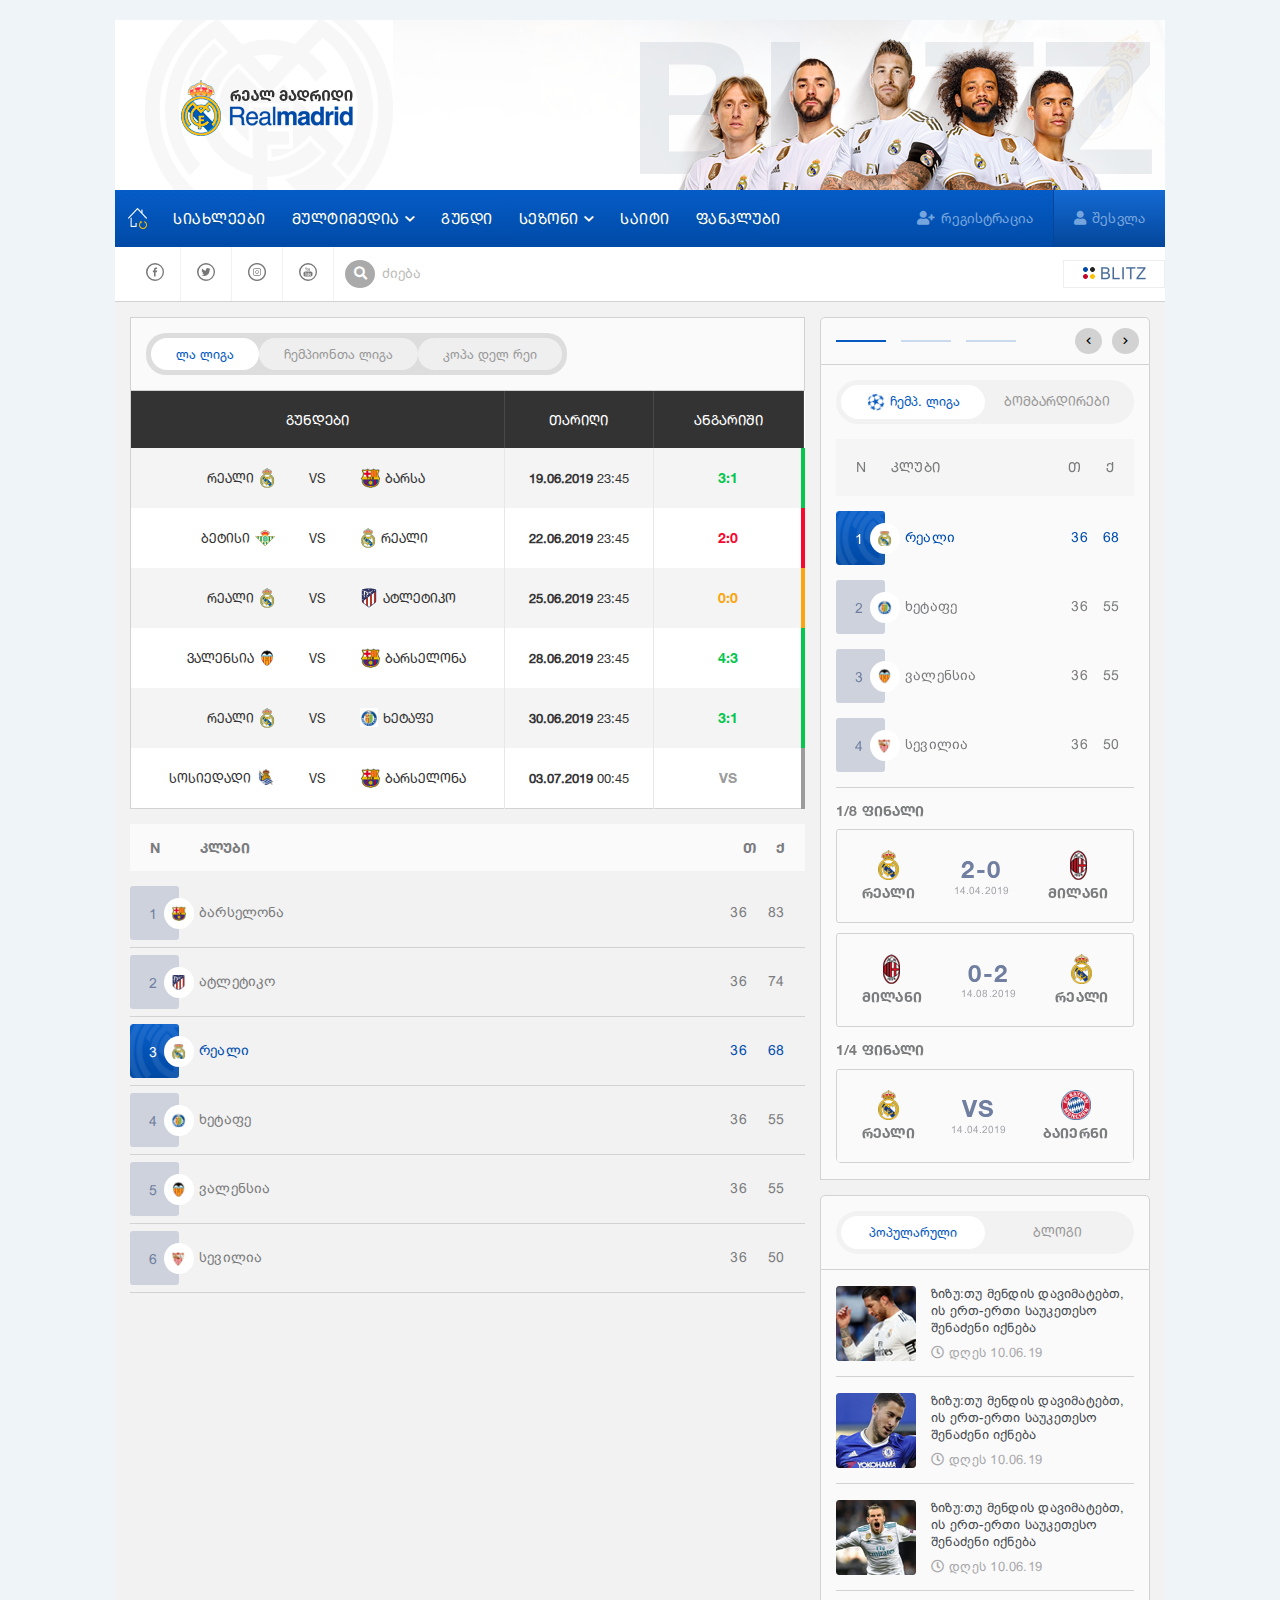
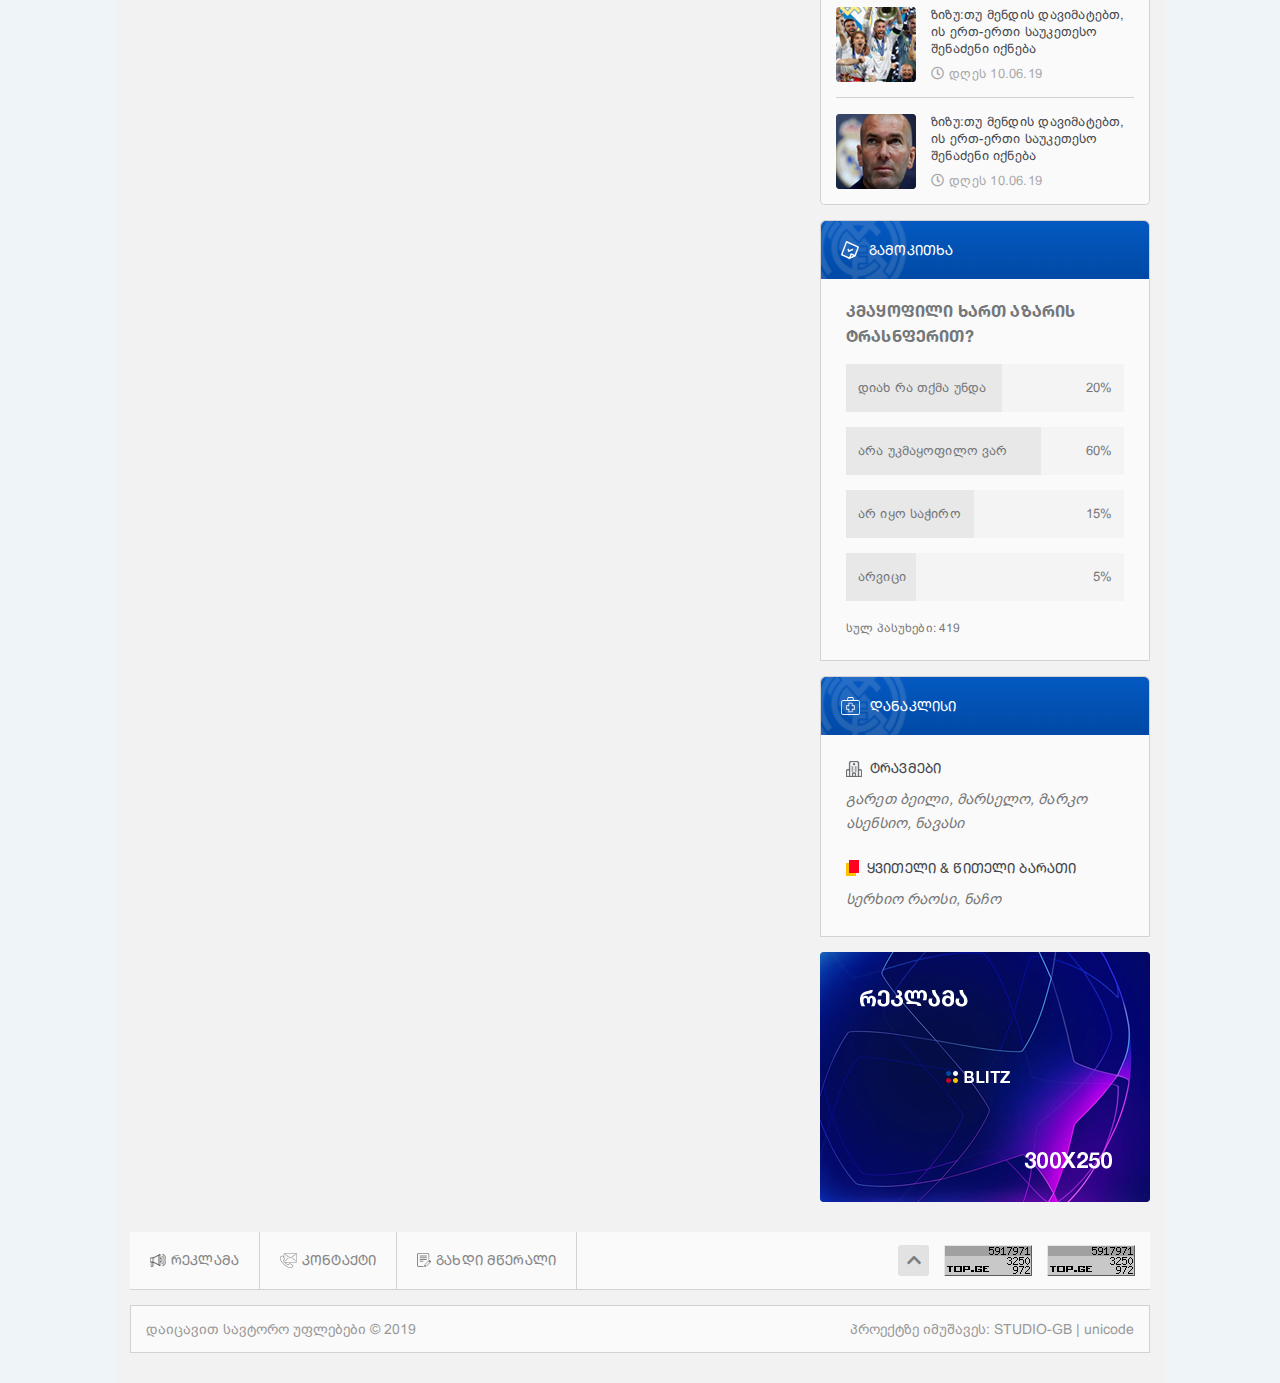
<file: Real/season.html>
﻿<!DOCTYPE html>
<html lang="ka">

<head>
    <title>Real-FC</title>
    <meta charset="UTF-8">
    <meta name="viewport" content="width=device-width, initial-scale=1.0">
    <meta http-equiv="X-UA-Compatible" content="ie=edge">
    <link rel="stylesheet" href="css/font-awasome.css">
    <link rel="stylesheet" href="css/swiper.min.css">
    <link rel="stylesheet" href="css/fonts.css">
    <link rel="stylesheet" href="css/styles.css">
    <link rel="stylesheet" href="css/responsive.css">
</head>

<body>
    <div class="body">
        <header>
            <div class="top_container">
                <h1>
                    <a href="index.html"><img src="images/logo.png" alt="logo"></a>
                    <a href="index.html" class="responsive_logo"><img src="images/responsive_logo.png" alt="logo"></a>
                </h1>
                <div class="background"></div>
            </div>

            <nav class="responsive_nav nav">
                <div class="show_menu">
                    <i class="fas fa-bars"></i>
                </div>
                <div class="authorization">
                    <div class="registration">
                        <button class="registration_popup">
                            <!-- New linkshi chasma ar chirdeba -->
                            <i class="fas fa-user-plus"></i>
                        </button>
                    </div>
                    <div class="sign_in">
                        <button class="sign_in_popup">
                            <!-- New igive wyoba ro qondes i garet gamovitane -->
                            <i class="fas fa-user"></i>
                        </button>
                    </div>
                </div>
                <div class="hidden_menu">
                    <ul>
                        <li><a href="search.html">სიახლეები</a></li>
                    <li class="dropdown_menu"><a>მულტიმედია<i
                                class="fas fa-chevron-down arrow_down"></i></a>
                        <ul class="dropdown_content">
                            <li><a href="#">ვიდეო</a></li>
                            <li><a href="#">აუდიო</a></li>
                        </ul>
                    </li>
                    <li><a href="team.html">გუნდი</a></li>
                    <li class="dropdown_menu"><a>სეზონი<i
                                class="fas fa-chevron-down arrow_down"></i></a>
                        <ul class="dropdown_content">
                            <li><a href="#">ჩემპიონთა ლიგა</a></li>
                            <li><a href="#">ლა ლიგა</a></li>
                            <li><a href="#">კოპა დელ რეი</a></li>
                        </ul>
                    </li>
                    <li><a href="#">საიტი</a></li>
                    <li><a href="#">ფანკლუბი</a></li>
                    </ul>
                </div>
            </nav>
            <nav class="nav">
                <ul class="menu">
                    <li>
                        <a href="index.html"><svg xmlns="http://www.w3.org/2000/svg"
                                xmlns:xlink="http://www.w3.org/1999/xlink" width="19" height="21" viewBox="0 0 19 21">
                                <defs>
                                    <image id="9b1yb" width="19" height="19"
                                        xlink:href="[data-uri]" />
                                    <clipPath id="9b1ya">
                                        <path d="M0 19V0h19v19z" />
                                    </clipPath>
                                </defs>
                                <g>
                                    <g>
                                        <g clip-path="url(&quot;#9b1ya&quot;)">
                                            <use xlink:href="#9b1yb" />
                                        </g>
                                    </g>
                                    <g>
                                        <path fill="#fcbf00"
                                            d="M17.82 13.977a3.965 3.965 0 0 0-1.541-.985v1.24c.271.138.528.318.753.55a3.027 3.027 0 0 1 0 4.196 2.84 2.84 0 0 1-4.085 0 3.03 3.03 0 0 1 0-4.196c.003-.003.012-.009.016-.014h.001l.668.685-.004-2.174-2.115-.003.665.683a.067.067 0 0 1-.016.018c-1.561 1.603-1.561 4.205 0 5.808a3.926 3.926 0 0 0 5.658 0c1.56-1.603 1.562-4.205 0-5.808z" />
                                    </g>
                                </g>
                            </svg></a>
                    </li>
                    <li><a href="search.html">სიახლეები</a></li>
                    <li class="dropdown_menu"><a href="#">მულტიმედია<i
                                class="fas fa-chevron-down arrow_down"></i><i
                                class="fas fa-chevron-up arrow_up"></i></a>
                        <ul class="dropdown_content">
                            <li><a href="#">ვიდეო</a></li>
                            <li><a href="#">აუდიო</a></li>
                        </ul>
                    </li>
                    <li><a href="team.html">გუნდი</a></li>
                    <li class="dropdown_menu"><a href="season.html">სეზონი<i
                                class="fas fa-chevron-down arrow_down"></i><i
                                class="fas fa-chevron-up arrow_up"></i></a>
                        <ul class="dropdown_content">
                            <li><a href="#">ჩემპიონთა ლიგა</a></li>
                            <li><a href="#">ლა ლიგა</a></li>
                            <li><a href="#">კოპა დელ რეი</a></li>
                        </ul>
                    </li>
                    <li><a href="#">საიტი</a></li>
                    <li><a href="#">ფანკლუბი</a></li>
                </ul>
                <div class="authorization">
                    <div class="registration">
                        <button class="registration_popup">
                            <!-- New linkshi chasma ar chirdeba -->
                            <i class="fas fa-user-plus"></i>
                            <p>რეგისტრაცია</p>
                        </button>
                    </div>
                    <div class="sign_in">
                        <button class="sign_in_popup">
                            <!-- New igive wyoba ro qondes i garet gamovitane -->
                            <i class="fas fa-user"></i>
                            <p>შესვლა</p>
                        </button>
                    </div>
                </div>
            </nav>
            <div class="bottom_container">
                <div class="left_container">
                    <div class="social">
                        <a href="#"><svg xmlns="http://www.w3.org/2000/svg" width="18" height="18" viewBox="0 0 18 18">
                                <g>
                                    <g>
                                        <path fill="#777"
                                            d="M9.57 13.5V9.21h1.324l.241-1.588H9.57V6.48c0-.35.363-.432.532-.432h1.01V4.505L9.956 4.5c-1.583 0-1.943 1.15-1.943 1.886v1.237H6.864V9.21h1.148v4.29zM9 1.405a7.594 7.594 0 1 1 0 15.187A7.594 7.594 0 0 1 9 1.406zM9 18a9 9 0 0 0 9-9 9 9 0 0 0-9-9 9 9 0 0 0-9 9 9 9 0 0 0 9 9z" />
                                    </g>
                                </g>
                            </svg></a>
                        <a href="#"><svg xmlns="http://www.w3.org/2000/svg" width="18" height="18" viewBox="0 0 18 18">
                                <g>
                                    <g>
                                        <path fill="#777"
                                            d="M4.5 12.053zm0 0c.854.56 1.85.884 2.904.884 2.995 0 5.322-2.615 5.197-5.84l-.001-.01V7.06v-.03c.272-.2.638-.556.9-1.023a3.09 3.09 0 0 1-1.03.315c.271-.158.674-.676.773-1.086-.261.18-.862.441-1.158.441v.002a1.79 1.79 0 0 0-1.342-.618c-1.025 0-1.856.895-1.856 2 0 .152.016.3.047.445C7.542 7.468 5.916 6.717 5 5.432c-.562 1.05-.075 2.217.564 2.643-.219.017-.622-.027-.811-.226-.014.696.298 1.619 1.432 1.953-.219.128-.605.09-.773.063.06.59.824 1.358 1.66 1.358-.299.37-1.315 1.044-2.572.83zM9 1.406a7.594 7.594 0 1 1 0 15.187A7.594 7.594 0 0 1 9 1.406zM9 18a9 9 0 0 0 9-9 9 9 0 0 0-9-9 9 9 0 0 0-9 9 9 9 0 0 0 9 9z" />
                                    </g>
                                </g>
                            </svg></a>
                        <a href="#"><svg xmlns="http://www.w3.org/2000/svg" xmlns:xlink="http://www.w3.org/1999/xlink"
                                width="18" height="18" viewBox="0 0 18 18">
                                <defs>
                                    <image id="97n5b" width="18" height="18"
                                        xlink:href="[data-uri]" />
                                    <clipPath id="97n5a">
                                        <path d="M0 18V0h18v18z" />
                                    </clipPath>
                                </defs>
                                <g>
                                    <g>
                                        <g clip-path="url(&quot;#97n5a&quot;)">
                                            <use xlink:href="#97n5b" />
                                        </g>
                                    </g>
                                    <g>
                                        <path fill="#777"
                                            d="M11.023 7.3a.322.322 0 0 0 .227-.552.326.326 0 0 0-.227-.094.325.325 0 0 0-.324.323.325.325 0 0 0 .324.323zm-2.007.536a1.142 1.142 0 0 1 1.136.98 1.149 1.149 0 0 1-2.271.336 1.14 1.14 0 0 1 .213-.852 1.139 1.139 0 0 1 .922-.464zm-1.069 2.589a1.783 1.783 0 0 0 1.332.333 1.78 1.78 0 0 0 1.178-.706c.285-.385.404-.858.333-1.332a1.785 1.785 0 0 0-.505-1.005 1.785 1.785 0 0 0-1.532-.506c-.474.07-.892.32-1.178.706a1.783 1.783 0 0 0-.333 1.332c.07.474.32.892.705 1.178zM5.646 7.16c0-.836.68-1.515 1.516-1.515h3.676c.836 0 1.516.68 1.516 1.515v3.677c0 .835-.68 1.515-1.516 1.515H7.162c-.836 0-1.516-.68-1.516-1.515V7.16zM10.838 13C12.031 13 13 12.03 13 10.838V7.16C13 5.97 12.03 5 10.838 5H7.162C5.97 5 5 5.97 5 7.16v3.677C5 12.029 5.97 13 7.162 13z" />
                                    </g>
                                </g>
                            </svg></a>
                        <a href="#"><svg xmlns="http://www.w3.org/2000/svg" width="18" height="18" viewBox="0 0 18 18">
                                <g>
                                    <g>
                                        <path fill="#777"
                                            d="M7.367 7.772V6.738L8.141 4.5h-.588l-.356 1.389h-.036l-.374-1.389h-.583l.74 2.302v.97zm1.274-1.93a.22.22 0 0 1 .153-.051c.067 0 .096.017.138.052.042.034.063.079.063.136v1.14c0 .07-.02.123-.061.164-.043.038-.071.057-.14.057-.069 0-.121-.02-.157-.057-.037-.038-.055-.093-.055-.163V5.979c0-.057.02-.103.059-.136zm-.257 1.751c.135.127.2.191.423.191.232 0 .262-.062.397-.186.131-.123.197-.296.197-.516v-1.07c0-.195-.064-.388-.176-.5-.13-.13-.195-.205-.407-.205-.233 0-.298.088-.437.205-.138.118-.2.288-.2.485V7.07c0 .219.069.392.203.522zm1.516.169c.024.024.071.04.13.04a.442.442 0 0 0 .264-.096c.123-.095.225-.226.333-.421v.435h.41V5.31h-.41v1.638c-.049.057-.263.346-.3.346-.048 0-.057-.013-.08-.04-.02-.027-.032-.07-.032-.131V5.309h-.41V7.3c0 .154.013.379.095.463zm1.53 3.357v-.076c0-.092-.016-.346-.043-.383-.028-.04-.076-.059-.14-.059-.065 0-.113.02-.142.059-.029.037-.044.291-.044.383v.076zm-1.898 1.184a.214.214 0 0 0 .102.025c.052 0 .091-.016.115-.048.025-.031.075-.082.075-.154v-1.362c0-.076-.053-.132-.082-.173a.166.166 0 0 0-.134-.056.199.199 0 0 0-.092.021c-.028.014-.083.037-.113.068v1.6a.461.461 0 0 0 .129.079zM6.139 9.404h1.23v.409h-.415v2.862h-.412V9.813H6.14zm4.67.998a.613.613 0 0 1 .456-.176c.192 0 .338.053.438.16.105.112.156.456.156.659v.408h-.798v.545c0 .113.015.192.042.236.028.043.073.065.142.065.068 0 .115-.018.142-.055.027-.037.043-.117.043-.246V11.9h.428v.111c0 .222-.05.386-.156.498-.105.11-.26.167-.467.167a.562.562 0 0 1-.442-.179c-.107-.115-.16-.279-.16-.486v-.966c0-.186.059-.528.177-.643zM9.612 12.63a.55.55 0 0 1-.183-.151v.171h-.433V9.404h.408v.981a.824.824 0 0 1 .208-.156.412.412 0 0 1 .2-.054c.134 0 .239.05.31.145.07.096.106.236.106.42v1.447c0 .16-.033.28-.1.366a.354.354 0 0 1-.29.128.48.48 0 0 1-.226-.051zM7.353 10.23h.415v1.903c0 .052.009.09.027.114.018.023.047.035.087.035.03 0 .097-.015.145-.048.048-.03.119-.07.158-.117v-1.887h.404v2.446H8.16v-.295c-.08.087-.161.184-.248.23a.485.485 0 0 1-.248.072c-.099 0-.174-.033-.224-.1a.485.485 0 0 1-.087-.298zm4.503 3.268c.91 0 1.644-.753 1.644-1.68v-1.557c0-.929-.735-1.681-1.644-1.681H6.144c-.908 0-1.644.752-1.644 1.68v1.558c0 .927.736 1.68 1.644 1.68zM9 1.406a7.594 7.594 0 1 1 0 15.187A7.594 7.594 0 0 1 9 1.406zM9 18a9 9 0 0 0 9-9 9 9 0 0 0-9-9 9 9 0 0 0-9 9 9 9 0 0 0 9 9z" />
                                    </g>
                                </g>
                            </svg></a>
                    </div>
                    <div class="form">
                        <form action="action.php" method="get">
                            <button><i class="fas fa-search"></i></button>
                            <input type="text" name="search" placeholder="ძიება">
                        </form>
                    </div>
                </div>
                <div class="right_container">
                    <div class="company_icons">
                        <div class="hover_container">
                            <div class="row">
                                <div class="team">
                                    <a href="#"><img src="images/icons/barca.png" alt="juve">mybarca.ge</a>
                                </div>
                                <div class="team">
                                    <a href="#"><img src="images/icons/barca.png" alt="juve">mybarca.ge</a>
                                </div>
                                <div class="team">
                                    <a href="#"><img src="images/icons/barca.png" alt="juve">mybarca.ge</a>
                                </div>
                                <div class="team">
                                    <a href="#"><img src="images/icons/barca.png" alt="juve">mybarca.ge</a>
                                </div>
                            </div>
                            <div class="row">
                                <div class="team">
                                    <a href="#"><img src="images/icons/barca.png" alt="juve">mybarca.ge</a>
                                </div>
                                <div class="team">
                                    <a href="#"><img src="images/icons/barca.png" alt="juve">mybarca.ge</a>
                                </div>
                                <div class="team">
                                    <a href="#"><img src="images/icons/barca.png" alt="juve">mybarca.ge</a>
                                </div>
                                <div class="team">
                                    <a href="#"><img src="images/icons/barca.png" alt="juve">mybarca.ge</a>
                                </div>
                            </div>

                            
                        </div>
                        <div class="blitz">
                            <i class="fas fa-caret-left"></i>
                            <a href="#"></a>
                        </div>
                    </div>
                </div>
            </div>
        </header>
        <div class="web_content">
            <div class="left_right_side">
                <div class="left_side border">
                    <div class="top_block">
                        <div class="tab">
                            <button class="tablinks active previous openTabs" data-tab="laliga">ლა ლიგა</button>
                            <button class="tablinks next openTabs" data-tab="chemp">ჩემპიონთა ლიგა</button>
                            <button class="tablinks next openTabs" data-tab="kopa">კოპა დელ რეი</button>
                        </div>
                    </div>
                    <div id="laliga" class="tabcontent show_tab active table">
                        <table>
                            <thead>
                                <tr>
                                    <th>გუნდები</th>
                                    <th>თარიღი</th>
                                    <th>ანგარიში</th>
                                </tr>
                            </thead>
                            <tbody>
                                <tr>
                                    <td>
                                        <div class="main">
                                            <div class="left">
                                                <p>რეალი</p>
                                                <img src="images/icons/real.png" alt="real">
                                            </div>
                                            <div class="middle">
                                                <span> VS </span>
                                            </div>
                                            <div class="right">
                                                <img src="images/icons/barca.png" alt="barca">
                                                <p> ბარსა </p>
                                            </div>
                                        </div>
                                    </td>
                                    <td>
                                        <b>19.06.2019</b> 23:45
                                    </td>
                                    <td class="color green">3:1</td>
                                </tr>
                                <tr>
                                    <td>
                                        <div class="main">
                                            <div class="left">
                                                <p> ბეტისი </p>
                                                <img src="images/icons/betis.png" alt="betis">
                                            </div>
                                            <div class="middle">
                                                <span> VS </span>
                                            </div>
                                            <div class="right">
                                                <img src="images/icons/real.png" alt="real">
                                                <p> რეალი </p>
                                            </div>

                                        </div>
                                    </td>
                                    <td>
                                        <b>22.06.2019</b> 23:45
                                    </td>
                                    <td class="color red">2:0</td>
                                </tr>
                                <tr>
                                    <td>
                                        <div class="main">
                                            <div class="left">
                                                <p> რეალი </p>
                                                <img src="images/icons/real.png" alt="real">
                                            </div>
                                            <div class="middle">
                                                <span> VS </span>
                                            </div>
                                            <div class="right">
                                                <img src="images/icons/atletico.png" alt="atletico">
                                                <p> ატლეტიკო </p>
                                            </div>

                                        </div>
                                    </td>
                                    <td>
                                        <b>25.06.2019</b> 23:45
                                    </td>
                                    <td class="color orange">0:0</td>
                                </tr>
                                <tr>
                                    <td>
                                        <div class="main">
                                            <div class="left">
                                                <p> ვალენსია </p>
                                                <img src="images/icons/valencia.png" alt="valencia">
                                            </div>
                                            <div class="middle">
                                                <span> VS </span>
                                            </div>
                                            <div class="right">
                                                <img src="images/icons/barca.png" alt="barca">
                                                <p> ბარსელონა </p>
                                            </div>
                                        </div>
                                    </td>
                                    <td>
                                        <b>28.06.2019</b> 23:45
                                    </td>
                                    <td class="color green">4:3</td>
                                </tr>
                                <tr>
                                    <td>
                                        <div class="main">
                                            <div class="left">
                                                <p> რეალი </p>
                                                <img src="images/icons/real.png" alt="real">
                                            </div>
                                            <div class="middle">
                                                <span> VS </span>
                                            </div>
                                            <div class="right">
                                                <img src="images/icons/getafe.png" alt="getafe">
                                                <p> ხეტაფე </p>
                                            </div>

                                        </div>
                                    </td>
                                    <td>
                                        <b>30.06.2019</b> 23:45
                                    </td>
                                    <td class="color green">3:1</td>
                                </tr>
                                <tr>
                                    <td>
                                        <div class="main">
                                            <div class="left">
                                                <p> სოსიედადი </p>
                                                <img src="images/icons/sociedad.png" alt="sociedad">
                                            </div>
                                            <div class="middle">
                                                <span> VS </span>
                                            </div>
                                            <div class="right">
                                                <img src="images/icons/barca.png" alt="barca">
                                                <p> ბარსელონა </p>
                                            </div>
                                        </div>
                                    </td>
                                    <td>
                                        <b>03.07.2019</b> 00:45
                                    </td>
                                    <td class="color grey">VS</td>
                                </tr>
                            </tbody>
                        </table>
                        <div class="bottom_container addColor">
                            <div class="score_title">
                                <div class="left">
                                    <span>N</span>
                                    <span>კლუბი</span>
                                </div>
                                <div class="right">
                                    <span>თ</span>
                                    <span>ქ</span>
                                </div>
                            </div>
                            <div class="teams">
                                <div class="score">
                                    <div class="list">
                                        <span>1</span>
                                        <div class="team">
                                            <img src="images/icons/barca.png" alt="icon">
                                        </div>
                                    </div>
                                    <div class="team_title">
                                        <span>ბარსელონა</span>
                                    </div>
                                    <div class="team_score">
                                        <span>36</span>
                                        <span>83</span>
                                    </div>
                                </div>
                                <div class="score">
                                    <div class="list">
                                        <span>2</span>
                                        <div class="team">
                                            <img src="images/icons/atletico.png" alt="icon">
                                        </div>
                                    </div>
                                    <div class="team_title">
                                        <span>ატლეტიკო</span>
                                    </div>
                                    <div class="team_score">
                                        <span>36</span>
                                        <span>74</span>
                                    </div>
                                </div>
                                <div class="score real">
                                    <div class="list">
                                        <span>3</span>
                                        <div class="team">
                                            <img src="images/icons/real.png" alt="icon">
                                        </div>
                                    </div>
                                    <div class="team_title">
                                        <span>რეალი</span>
                                    </div>
                                    <div class="team_score">
                                        <span>36</span>
                                        <span>68</span>
                                    </div>
                                </div>
                                <div class="score">
                                    <div class="list">
                                        <span>4</span>
                                        <div class="team">
                                            <img src="images/icons/getafe.png" alt="icon">
                                        </div>
                                    </div>
                                    <div class="team_title">
                                        <span>ხეტაფე</span>
                                    </div>
                                    <div class="team_score">
                                        <span>36</span>
                                        <span>55</span>
                                    </div>
                                </div>
                                <div class="score">
                                    <div class="list">
                                        <span>5</span>
                                        <div class="team">
                                            <img src="images/icons/valencia.png" alt="icon">
                                        </div>
                                    </div>
                                    <div class="team_title">
                                        <span>ვალენსია</span>
                                    </div>
                                    <div class="team_score">
                                        <span>36</span>
                                        <span>55</span>
                                    </div>
                                </div>
                                <div class="score">
                                    <div class="list">
                                        <span>6</span>
                                        <div class="team">
                                            <img src="images/icons/sevilla.png" alt="icon">
                                        </div>
                                    </div>
                                    <div class="team_title">
                                        <span>სევილია</span>
                                    </div>
                                    <div class="team_score">
                                        <span>36</span>
                                        <span>50</span>
                                    </div>
                                </div>
                            </div>
                        </div>
                    </div>
                    <div id="chemp" class="tabcontent show_tab table">
                        <table>
                            <thead>
                                <tr>
                                    <th>გუნდები</th>
                                    <th>თარიღი</th>
                                    <th>ანგარიში</th>
                                </tr>
                            </thead>
                            <tbody>
                                <tr>
                                    <td>
                                        <div class="main">
                                            <div class="left">
                                                <p>რეალი</p>
                                                <img src="images/icons/real.png" alt="real">
                                            </div>
                                            <div class="middle">
                                                <span> VS </span>
                                            </div>
                                            <div class="right">
                                                <img src="images/icons/barca.png" alt="barca">
                                                <p> ბარსა </p>
                                            </div>
                                        </div>
                                    </td>
                                    <td>
                                        <b>19.06.2019</b> 23:45
                                    </td>
                                    <td class="color green">4:1</td>
                                </tr>
                                <tr>
                                    <td>
                                        <div class="main">
                                            <div class="left">
                                                <p>რეალი</p>
                                                <img src="images/icons/barca.png" alt="barca">
                                            </div>
                                            <div class="middle">
                                                <span> VS </span>
                                            </div>
                                            <div class="right">
                                                <img src="images/icons/real.png" alt="real">
                                                <p> ბარსა </p>
                                            </div>
                                        </div>
                                    </td>
                                    <td>
                                        <b>22.06.2019</b> 23:45
                                    </td>
                                    <td class="color red">1:0</td>
                                </tr>
                                <tr>
                                    <td>
                                        <div class="main">
                                            <div class="left">
                                                <p>რეალი</p>
                                                <img src="images/icons/real.png" alt="real">
                                            </div>
                                            <div class="middle">
                                                <span> VS </span>
                                            </div>
                                            <div class="right">
                                                <img src="images/icons/atletico.png" alt="atletico">
                                                <p> ატლეტიკო </p>
                                            </div>
                                        </div>
                                    </td>
                                    <td>
                                        <b>25.06.2019</b> 22:15
                                    </td>
                                    <td class="color green">2:0</td>
                                </tr>
                                <tr>
                                    <td>
                                        <div class="main">
                                            <div class="left">
                                                <p>ატლეტიკო</p>
                                                <img src="images/icons/atletico.png" alt="real">
                                            </div>
                                            <div class="middle">
                                                <span> VS </span>
                                            </div>
                                            <div class="right">
                                                <img src="images/icons/real.png" alt="atletico">
                                                <p> რეალი </p>
                                            </div>
                                        </div>
                                    </td>
                                    <td>
                                        <b>28.06.2019</b> 23:455
                                    </td>
                                    <td class="color green">4:3</td>
                                </tr>
                            </tbody>
                        </table>
                        <div class="bottom_container">
                            <div class="score_title">
                                <div class="left">
                                    <span>N</span>
                                    <span>კლუბი</span>
                                </div>
                                <div class="right">
                                    <span>თ</span>
                                    <span>მ</span>
                                    <span>წ</span>
                                    <span>ფ</span>
                                    <span>ქ</span>
                                </div>
                            </div>
                            <div class="teams">
                                <div class="score real">
                                    <div class="list">
                                        <span>1</span>
                                        <div class="team">
                                            <img src="images/icons/real.png" alt="icon">
                                        </div>
                                    </div>
                                    <div class="team_title">
                                        <span>რეალი</span>
                                    </div>
                                    <div class="team_score">
                                        <span>2</span>
                                        <span>1</span>
                                        <span>0</span>
                                        <span>1</span>
                                        <span>3</span>
                                    </div>
                                </div>
                                <div class="score">
                                    <div class="list">
                                        <span>2</span>
                                        <div class="team">
                                            <img src="images/icons/sociedad.png" alt="icon">
                                        </div>
                                    </div>
                                    <div class="team_title">
                                        <span>სოციედადი</span>
                                    </div>
                                    <div class="team_score">
                                        <span>2</span>
                                        <span>1</span>
                                        <span>0</span>
                                        <span>1</span>
                                        <span>3</span>
                                    </div>
                                </div>
                                <div class="score">
                                    <div class="list">
                                        <span>3</span>
                                        <div class="team">
                                            <img src="images/icons/bilbao.png" alt="icon">
                                        </div>
                                    </div>
                                    <div class="team_title">
                                        <span>ბილბაო</span>
                                    </div>
                                    <div class="team_score">
                                        <span>2</span>
                                        <span>1</span>
                                        <span>0</span>
                                        <span>1</span>
                                        <span>3</span>
                                    </div>
                                </div>
                                <div class="score">
                                    <div class="list">
                                        <span>4</span>
                                        <div class="team">
                                            <img src="images/icons/barca.png" alt="icon">
                                        </div>
                                    </div>
                                    <div class="team_title">
                                        <span>ბარსელონა</span>
                                    </div>
                                    <div class="team_score">
                                        <span>2</span>
                                        <span>1</span>
                                        <span>0</span>
                                        <span>1</span>
                                        <span>3</span>
                                    </div>
                                </div>




                            </div>
                        </div>
                    </div>
                </div>
                <div class="right_side">
                    <div class="top_container">
                        <!-- Add Pagination -->
                        <div class="swiper-pagination pagination-second"></div>
                        <!-- Add Arrows -->
                        <div class="swiper_arrows">
                            <div class="swiper-button-prev prev-second"><i class="fas fa-chevron-left"></i></div>
                            <div class="swiper-button-next next-second"><i class="fas fa-chevron-right"></i></div>
                        </div>

                    </div>

                    <div class="tabs_slider">
                        <div id="score" class="tabcontent show_tab active">
                            <div class="swiper-container slider_second">
                                <div class="swiper-wrapper">
                                    <!-- slide 1 -->
                                    <div class="swiper-slide">

                                        <!-- New tabebis scriptshi aris ragac shecdoma da sanam gamovasworeb manamde es carieli divi unda avitanot -->
                                        <div>
                                            <div class="tab">
                                                <button class="tablinks active previous openTabs" data-tab="chemp1">
                                                    <img src="images/teams/chemp.png" alt="chemp">
                                                    ჩემპ. ლიგა
                                                </button>
                                                <button class="tablinks next openTabs"
                                                    data-tab="chemp2">ბომბარდირები</button>
                                            </div>

                                        </div>

                                        <div id="chemp1" class="tabcontent show_tab active blog">
                                            <div class="score_title">
                                                <div class="container">
                                                    <span>N</span>
                                                    <span>კლუბი</span>
                                                </div>
                                                <div class="container">
                                                    <span>თ</span>
                                                    <span>ქ</span>
                                                </div>
                                            </div>
                                            <div class="teams">
                                                <div class="score real">
                                                    <div class="list">
                                                        <span>1</span>
                                                        <div class="team">
                                                            <img src="images/icons/real.png" alt="icon  ">
                                                        </div>
                                                    </div>
                                                    <div class="team_title">
                                                        <span>რეალი</span>
                                                    </div>
                                                    <div class="team_score">
                                                        <span>36</span>
                                                        <span>68</span>
                                                    </div>
                                                </div>
                                                <div class="score">
                                                    <div class="list">
                                                        <span>2</span>
                                                        <div class="team">
                                                            <img src="images/icons/getafe.png" alt="icon">
                                                        </div>
                                                    </div>
                                                    <div class="team_title">
                                                        <span>ხეტაფე</span>
                                                    </div>
                                                    <div class="team_score">
                                                        <span>36</span>
                                                        <span>55</span>
                                                    </div>
                                                </div>
                                                <div class="score">
                                                    <div class="list">
                                                        <span>3</span>
                                                        <div class="team">
                                                            <img src="images/icons/valencia.png" alt="icon">
                                                        </div>
                                                    </div>
                                                    <div class="team_title">
                                                        <span>ვალენსია</span>
                                                    </div>
                                                    <div class="team_score">
                                                        <span>36</span>
                                                        <span>55</span>
                                                    </div>
                                                </div>
                                                <div class="score">
                                                    <div class="list">
                                                        <span>4</span>
                                                        <div class="team">
                                                            <img src="images/icons/sevilla.png" alt="icon">
                                                        </div>
                                                    </div>
                                                    <div class="team_title">
                                                        <span>სევილია</span>
                                                    </div>
                                                    <div class="team_score">
                                                        <span>36</span>
                                                        <span>50</span>
                                                    </div>
                                                </div>
                                            </div>
                                            <div class="match_score">
                                                <span> 1/8 ფინალი </span>
                                                <div class="match">
                                                    <div class="team">
                                                        <img src="images/teams/real.png" alt="real">
                                                        <span>რეალი</span>
                                                    </div>
                                                    <div class="score">
                                                        <span>2-0</span>
                                                        <span>14.04.2019</span>
                                                    </div>
                                                    <div class="team">
                                                        <img src="images/teams/milan.png" alt="milan">
                                                        <span>მილანი</span>
                                                    </div>
                                                </div>
                                                <div class="match">
                                                    <div class="team">
                                                        <img src="images/teams/milan.png" alt="milan">
                                                        <span>მილანი</span>
                                                    </div>
                                                    <div class="score">
                                                        <span>0-2</span>
                                                        <span>14.08.2019</span>
                                                    </div>
                                                    <div class="team">
                                                        <img src="images/teams/real.png" alt="real">
                                                        <span>რეალი</span>
                                                    </div>
                                                </div>
                                            </div>
                                            <div class="match_score">
                                                <span> 1/4 ფინალი </span>

                                                <div class="match">
                                                    <div class="team">
                                                        <img src="images/teams/real.png" alt="real">
                                                        <span>რეალი</span>
                                                    </div>
                                                    <div class="score">
                                                        <span>VS</span>
                                                        <span>14.04.2019</span>
                                                    </div>
                                                    <div class="team">
                                                        <img src="images/teams/bayern.png" alt="milan">
                                                        <span>ბაიერნი</span>
                                                    </div>
                                                </div>
                                            </div>
                                        </div>
                                        <div id="chemp2" class="tabcontent show_tab blog">
                                            <div class="bombardier">
                                                <div class="soccer">
                                                    <div class="image_container">
                                                        <span>1</span>
                                                        <img src="images/bombardier/1.png" alt="soccer">
                                                    </div>
                                                    <div class="information">
                                                        <div class="name">
                                                            <div class="title">
                                                                <h4>ბენზემა</h4>
                                                                <span>თავდამსხმელი</span>
                                                            </div>
                                                            <div class="flag">
                                                                <img src="images/bombardier/france.png" alt="flag">
                                                            </div>
                                                        </div>
                                                        <div class="goal">
                                                            <span>გოლი: 14</span>
                                                            <span>ასისტი 3</span>
                                                        </div>
                                                    </div>
                                                </div>
                                                <div class="soccer">
                                                    <div class="image_container">
                                                        <span>2</span>
                                                        <img src="images/bombardier/2.png" alt="soccer">
                                                    </div>
                                                    <div class="information">
                                                        <div class="name">
                                                            <div class="title">
                                                                <h4>ბეილი</h4>
                                                                <span>თავდამსხმელი</span>
                                                            </div>
                                                            <div class="flag">
                                                                <img src="images/bombardier/uels.png" alt="flag">
                                                            </div>
                                                        </div>
                                                        <div class="goal">
                                                            <span>გოლი: 10</span>
                                                            <span>ასისტი 7</span>
                                                        </div>
                                                    </div>
                                                </div>
                                                <div class="soccer">
                                                    <div class="image_container">
                                                        <span>3</span>
                                                        <img src="images/bombardier/3.png" alt="soccer">
                                                    </div>
                                                    <div class="information">
                                                        <div class="name">
                                                            <div class="title">
                                                                <h4>ასენსიო</h4>
                                                                <span>თავდამსხმელი</span>
                                                            </div>
                                                            <div class="flag">
                                                                <img src="images/bombardier/spain.png" alt="flag">
                                                            </div>
                                                        </div>
                                                        <div class="goal">
                                                            <span>გოლი: 8</span>
                                                            <span>ასისტი 4</span>
                                                        </div>
                                                    </div>
                                                </div>
                                                <div class="soccer">
                                                    <div class="image_container">
                                                        <span>4</span>
                                                        <img src="images/bombardier/4.png" alt="soccer">
                                                    </div>
                                                    <div class="information">
                                                        <div class="name">
                                                            <div class="title">
                                                                <h4>ლუკასი</h4>
                                                                <span>თავდამსხმელი</span>
                                                            </div>
                                                            <div class="flag">
                                                                <img src="images/bombardier/spain.png" alt="flag">
                                                            </div>
                                                        </div>
                                                        <div class="goal">
                                                            <span>გოლი: 8</span>
                                                            <span>ასისტი 3</span>
                                                        </div>
                                                    </div>
                                                </div>
                                                <div class="soccer">
                                                    <div class="image_container">
                                                        <span>5</span>
                                                        <img src="images/bombardier/5.png" alt="soccer">
                                                    </div>
                                                    <div class="information">
                                                        <div class="name">
                                                            <div class="title">
                                                                <h4>ისკო</h4>
                                                                <span>თავდამსხმელი</span>
                                                            </div>
                                                            <div class="flag">
                                                                <img src="images/bombardier/spain.png" alt="flag">
                                                            </div>
                                                        </div>
                                                        <div class="goal">
                                                            <span>გოლი: 5</span>
                                                            <span>ასისტი 8</span>
                                                        </div>
                                                    </div>
                                                </div>
                                            </div>
                                        </div>

                                    </div>
                                    <!-- slide 2 -->
                                    <div class="swiper-slide">
                                        <!-- New tabebis scriptshi aris ragac shecdoma da sanam gamovasworeb manamde es carieli divi unda avitanot -->
                                        <div>
                                            <div class="tab">
                                                <button class="tablinks active previous openTabs" data-tab="laLiga1">
                                                    <img src="images/teams/Layer_27.png" alt="laliga">ლა ლიგა
                                                </button>
                                                <button class="tablinks next openTabs"
                                                    data-tab="laLiga2">ბომბარდირები</button>
                                            </div>

                                        </div>

                                        <div id="laLiga1" class="tabcontent show_tab active blog">
                                            <div class="score_title">
                                                <div class="container">
                                                    <span>N</span>
                                                    <span>კლუბი</span>
                                                </div>
                                                <div class="container">
                                                    <span>თ</span>
                                                    <span>ქ</span>
                                                </div>
                                            </div>
                                            <div class="teams">
                                                <div class="score">
                                                    <div class="list">
                                                        <span>1</span>
                                                        <div class="team">
                                                            <img src="images/icons/barca.png" alt="icon  ">
                                                        </div>
                                                    </div>
                                                    <div class="team_title">
                                                        <span>ბარსელონა</span>
                                                    </div>
                                                    <div class="team_score">
                                                        <span>36</span>
                                                        <span>83</span>
                                                    </div>
                                                </div>
                                                <div class="score">
                                                    <div class="list">
                                                        <span>2</span>
                                                        <div class="team">
                                                            <img src="images/icons/atletico.png" alt="icon">
                                                        </div>
                                                    </div>
                                                    <div class="team_title">
                                                        <span>ატლეტიკო</span>
                                                    </div>
                                                    <div class="team_score">
                                                        <span>36</span>
                                                        <span>74</span>
                                                    </div>
                                                </div>
                                                <div class="score real">
                                                    <div class="list">
                                                        <span>3</span>
                                                        <div class="team">
                                                            <img src="images/icons/real.png" alt="icon">
                                                        </div>
                                                    </div>
                                                    <div class="team_title">
                                                        <span>რეალი</span>
                                                    </div>
                                                    <div class="team_score">
                                                        <span>36</span>
                                                        <span>68</span>
                                                    </div>
                                                </div>
                                                <div class="score">
                                                    <div class="list">
                                                        <span>4</span>
                                                        <div class="team">
                                                            <img src="images/icons/getafe.png" alt="icon">
                                                        </div>
                                                    </div>
                                                    <div class="team_title">
                                                        <span>ხეტაფე</span>
                                                    </div>
                                                    <div class="team_score">
                                                        <span>36</span>
                                                        <span>55</span>
                                                    </div>
                                                </div>
                                                <div class="score">
                                                    <div class="list">
                                                        <span>5</span>
                                                        <div class="team">
                                                            <img src="images/icons/valencia.png" alt="icon">
                                                        </div>
                                                    </div>
                                                    <div class="team_title">
                                                        <span>ვალენსია</span>
                                                    </div>
                                                    <div class="team_score">
                                                        <span>36</span>
                                                        <span>55</span>
                                                    </div>
                                                </div>
                                                <div class="score">
                                                    <div class="list">
                                                        <span>6</span>
                                                        <div class="team">
                                                            <img src="images/icons/sevilla.png" alt="icon">
                                                        </div>
                                                    </div>
                                                    <div class="team_title">
                                                        <span>სევილია</span>
                                                    </div>
                                                    <div class="team_score">
                                                        <span>36</span>
                                                        <span>50</span>
                                                    </div>
                                                </div>
                                                <div class="score">
                                                    <div class="list">
                                                        <span>7</span>
                                                        <div class="team">
                                                            <img src="images/icons/bilbao.png" alt="icon">
                                                        </div>
                                                    </div>
                                                    <div class="team_title">
                                                        <span>ბილბაო</span>
                                                    </div>
                                                    <div class="team_score">
                                                        <span>36</span>
                                                        <span>47</span>
                                                    </div>
                                                </div>
                                                <div class="score">
                                                    <div class="list">
                                                        <span>8</span>
                                                        <div class="team">
                                                            <img src="images/icons/sociedad.png" alt="icon">
                                                        </div>
                                                    </div>
                                                    <div class="team_title">
                                                        <span>სოსიედადი</span>
                                                    </div>
                                                    <div class="team_score">
                                                        <span>36</span>
                                                        <span>47</span>
                                                    </div>
                                                </div>
                                            </div>
                                            <a href="#" class="load_more"><i
                                                    class="fas fa-angle-double-down"></i>ჩამოშლა</a>
                                        </div>
                                        <div id="laLiga2" class="tabcontent show_tab blog">
                                            <div class="bombardier">
                                                <div class="soccer">
                                                    <div class="image_container">
                                                        <span>1</span>
                                                        <img src="images/bombardier/1.png" alt="soccer">
                                                    </div>
                                                    <div class="information">
                                                        <div class="name">
                                                            <div class="title">
                                                                <h4>ბენზემა</h4>
                                                                <span>თავდამსხმელი</span>
                                                            </div>
                                                            <div class="flag">
                                                                <img src="images/bombardier/france.png" alt="flag">
                                                            </div>
                                                        </div>
                                                        <div class="goal">
                                                            <span>გოლი: 14</span>
                                                            <span>ასისტი 3</span>
                                                        </div>
                                                    </div>
                                                </div>
                                                <div class="soccer">
                                                    <div class="image_container">
                                                        <span>2</span>
                                                        <img src="images/bombardier/2.png" alt="soccer">
                                                    </div>
                                                    <div class="information">
                                                        <div class="name">
                                                            <div class="title">
                                                                <h4>ბეილი</h4>
                                                                <span>თავდამსხმელი</span>
                                                            </div>
                                                            <div class="flag">
                                                                <img src="images/bombardier/uels.png" alt="flag">
                                                            </div>
                                                        </div>
                                                        <div class="goal">
                                                            <span>გოლი: 10</span>
                                                            <span>ასისტი 7</span>
                                                        </div>
                                                    </div>
                                                </div>
                                                <div class="soccer">
                                                    <div class="image_container">
                                                        <span>3</span>
                                                        <img src="images/bombardier/3.png" alt="soccer">
                                                    </div>
                                                    <div class="information">
                                                        <div class="name">
                                                            <div class="title">
                                                                <h4>ასენსიო</h4>
                                                                <span>თავდამსხმელი</span>
                                                            </div>
                                                            <div class="flag">
                                                                <img src="images/bombardier/spain.png" alt="flag">
                                                            </div>
                                                        </div>
                                                        <div class="goal">
                                                            <span>გოლი: 8</span>
                                                            <span>ასისტი 4</span>
                                                        </div>
                                                    </div>
                                                </div>
                                                <div class="soccer">
                                                    <div class="image_container">
                                                        <span>4</span>
                                                        <img src="images/bombardier/4.png" alt="soccer">
                                                    </div>
                                                    <div class="information">
                                                        <div class="name">
                                                            <div class="title">
                                                                <h4>ლუკასი</h4>
                                                                <span>თავდამსხმელი</span>
                                                            </div>
                                                            <div class="flag">
                                                                <img src="images/bombardier/spain.png" alt="flag">
                                                            </div>
                                                        </div>
                                                        <div class="goal">
                                                            <span>გოლი: 8</span>
                                                            <span>ასისტი 3</span>
                                                        </div>
                                                    </div>
                                                </div>
                                                <div class="soccer">
                                                    <div class="image_container">
                                                        <span>5</span>
                                                        <img src="images/bombardier/5.png" alt="soccer">
                                                    </div>
                                                    <div class="information">
                                                        <div class="name">
                                                            <div class="title">
                                                                <h4>ისკო</h4>
                                                                <span>თავდამსხმელი</span>
                                                            </div>
                                                            <div class="flag">
                                                                <img src="images/bombardier/spain.png" alt="flag">
                                                            </div>
                                                        </div>
                                                        <div class="goal">
                                                            <span>გოლი: 5</span>
                                                            <span>ასისტი 8</span>
                                                        </div>
                                                    </div>
                                                </div>
                                            </div>
                                        </div>
                                    </div>
                                    <!-- slide 3 -->
                                    <div class="swiper-slide">
                                        <!-- New tabebis scriptshi aris ragac shecdoma da sanam gamovasworeb manamde es carieli divi unda avitanot -->
                                        <div>
                                            <div class="tab">
                                                <button class="tablinks active previous openTabs" data-tab="kopa1">
                                                    <img src="images/teams/Layer_107.png" alt="kopa">
                                                    კოპა დელ რეი
                                                </button>
                                                <button class="tablinks next openTabs"
                                                    data-tab="kopa2">ბომბარდირები</button>
                                            </div>
                                        </div>

                                        <div id="kopa1" class="tabcontent show_tab active blog">
                                            <div class="score_title">
                                                <div class="container">
                                                    <span>N</span>
                                                    <span>კლუბი</span>
                                                </div>
                                                <div class="container">
                                                    <span>თ</span>
                                                    <span>ქ</span>
                                                </div>
                                            </div>
                                            <div class="teams">
                                                <div class="score real">
                                                    <div class="list">
                                                        <span>1</span>
                                                        <div class="team">
                                                            <img src="images/icons/real.png" alt="icon  ">
                                                        </div>
                                                    </div>
                                                    <div class="team_title">
                                                        <span>რეალი</span>
                                                    </div>
                                                    <div class="team_score">
                                                        <span>36</span>
                                                        <span>68</span>
                                                    </div>
                                                </div>
                                                <div class="score">
                                                    <div class="list">
                                                        <span>2</span>
                                                        <div class="team">
                                                            <img src="images/icons/getafe.png" alt="icon">
                                                        </div>
                                                    </div>
                                                    <div class="team_title">
                                                        <span>ხეტაფე</span>
                                                    </div>
                                                    <div class="team_score">
                                                        <span>36</span>
                                                        <span>55</span>
                                                    </div>
                                                </div>
                                                <div class="score">
                                                    <div class="list">
                                                        <span>3</span>
                                                        <div class="team">
                                                            <img src="images/icons/valencia.png" alt="icon">
                                                        </div>
                                                    </div>
                                                    <div class="team_title">
                                                        <span>ვალენსია</span>
                                                    </div>
                                                    <div class="team_score">
                                                        <span>36</span>
                                                        <span>55</span>
                                                    </div>
                                                </div>
                                                <div class="score">
                                                    <div class="list">
                                                        <span>4</span>
                                                        <div class="team">
                                                            <img src="images/icons/sevilla.png" alt="icon">
                                                        </div>
                                                    </div>
                                                    <div class="team_title">
                                                        <span>სევილია</span>
                                                    </div>
                                                    <div class="team_score">
                                                        <span>36</span>
                                                        <span>50</span>
                                                    </div>
                                                </div>
                                            </div>
                                            <div class="match_score">
                                                <span> 1/8 ფინალი </span>
                                                <div class="match">
                                                    <div class="team">
                                                        <img src="images/teams/real.png" alt="real">
                                                        <span>რეალი</span>
                                                    </div>
                                                    <div class="score">
                                                        <span>2-0</span>
                                                        <span>14.04.2019</span>
                                                    </div>
                                                    <div class="team">
                                                        <img src="images/teams/milan.png" alt="milan">
                                                        <span>მილანი</span>
                                                    </div>
                                                </div>
                                                <div class="match">
                                                    <div class="team">
                                                        <img src="images/teams/milan.png" alt="milan">
                                                        <span>მილანი</span>
                                                    </div>
                                                    <div class="score">
                                                        <span>0-2</span>
                                                        <span>14.08.2019</span>
                                                    </div>
                                                    <div class="team">
                                                        <img src="images/teams/real.png" alt="real">
                                                        <span>რეალი</span>
                                                    </div>
                                                </div>
                                            </div>
                                            <div class="match_score">
                                                <span> 1/4 ფინალი </span>

                                                <div class="match">
                                                    <div class="team">
                                                        <img src="images/teams/real.png" alt="real">
                                                        <span>რეალი</span>
                                                    </div>
                                                    <div class="score">
                                                        <span>VS</span>
                                                        <span>14.04.2019</span>
                                                    </div>
                                                    <div class="team">
                                                        <img src="images/teams/bayern.png" alt="milan">
                                                        <span>ბაიერნი</span>
                                                    </div>
                                                </div>
                                            </div>
                                        </div>
                                        <div id="kopa2" class="tabcontent show_tab blog">
                                            <div class="bombardier">
                                                <div class="soccer">
                                                    <div class="image_container">
                                                        <span>1</span>
                                                        <img src="images/bombardier/1.png" alt="soccer">
                                                    </div>
                                                    <div class="information">
                                                        <div class="name">
                                                            <div class="title">
                                                                <h4>ბენზემა</h4>
                                                                <span>თავდამსხმელი</span>
                                                            </div>
                                                            <div class="flag">
                                                                <img src="images/bombardier/france.png" alt="flag">
                                                            </div>
                                                        </div>
                                                        <div class="goal">
                                                            <span>გოლი: 14</span>
                                                            <span>ასისტი 3</span>
                                                        </div>
                                                    </div>
                                                </div>
                                                <div class="soccer">
                                                    <div class="image_container">
                                                        <span>2</span>
                                                        <img src="images/bombardier/2.png" alt="soccer">
                                                    </div>
                                                    <div class="information">
                                                        <div class="name">
                                                            <div class="title">
                                                                <h4>ბეილი</h4>
                                                                <span>თავდამსხმელი</span>
                                                            </div>
                                                            <div class="flag">
                                                                <img src="images/bombardier/uels.png" alt="flag">
                                                            </div>
                                                        </div>
                                                        <div class="goal">
                                                            <span>გოლი: 10</span>
                                                            <span>ასისტი 7</span>
                                                        </div>
                                                    </div>
                                                </div>
                                                <div class="soccer">
                                                    <div class="image_container">
                                                        <span>3</span>
                                                        <img src="images/bombardier/3.png" alt="soccer">
                                                    </div>
                                                    <div class="information">
                                                        <div class="name">
                                                            <div class="title">
                                                                <h4>ასენსიო</h4>
                                                                <span>თავდამსხმელი</span>
                                                            </div>
                                                            <div class="flag">
                                                                <img src="images/bombardier/spain.png" alt="flag">
                                                            </div>
                                                        </div>
                                                        <div class="goal">
                                                            <span>გოლი: 8</span>
                                                            <span>ასისტი 4</span>
                                                        </div>
                                                    </div>
                                                </div>
                                                <div class="soccer">
                                                    <div class="image_container">
                                                        <span>4</span>
                                                        <img src="images/bombardier/4.png" alt="soccer">
                                                    </div>
                                                    <div class="information">
                                                        <div class="name">
                                                            <div class="title">
                                                                <h4>ლუკასი</h4>
                                                                <span>თავდამსხმელი</span>
                                                            </div>
                                                            <div class="flag">
                                                                <img src="images/bombardier/spain.png" alt="flag">
                                                            </div>
                                                        </div>
                                                        <div class="goal">
                                                            <span>გოლი: 8</span>
                                                            <span>ასისტი 3</span>
                                                        </div>
                                                    </div>
                                                </div>
                                                <div class="soccer">
                                                    <div class="image_container">
                                                        <span>5</span>
                                                        <img src="images/bombardier/5.png" alt="soccer">
                                                    </div>
                                                    <div class="information">
                                                        <div class="name">
                                                            <div class="title">
                                                                <h4>ისკო</h4>
                                                                <span>თავდამსხმელი</span>
                                                            </div>
                                                            <div class="flag">
                                                                <img src="images/bombardier/spain.png" alt="flag">
                                                            </div>
                                                        </div>
                                                        <div class="goal">
                                                            <span>გოლი: 5</span>
                                                            <span>ასისტი 8</span>
                                                        </div>
                                                    </div>
                                                </div>
                                            </div>
                                        </div>
                                    </div>
                                </div>
                            </div>
                        </div>
                    </div>
                    <div class="blog_container">
                        <div class="tab">
                            <button class="tablinks active previous openTabs" data-tab="popular">პოპულარული</button>
                            <button class="tablinks next openTabs" data-tab="blog">ბლოგი</button>
                        </div>
                    </div>
                    <div id="popular" class="tabcontent show_tab active blog popular">
                        <div class="blog_content">
                            <div class="image_container">
                                <img src="images/blog_images/1.png" alt="1">
                                <div class="hover_container"><i class="far fa-eye"></i></div>
                            </div>
                            <div class="text_container">
                                <h3><a href="#">ზიზუ:თუ მენდის დავიმატებთ, ის ერთ-ერთი საუკეთესო შენაძენი იქნება</a>
                                </h3>
                                <span><i class="far fa-clock"></i>დღეს 10.06.19</span>
                            </div>
                        </div>
                        <div class="blog_content">
                            <div class="image_container">
                                <img src="images/blog_images/2.png" alt="2">
                                <div class="hover_container"><i class="far fa-eye"></i></div>
                            </div>
                            <div class="text_container">
                                <h3><a href="#">ზიზუ:თუ მენდის დავიმატებთ, ის ერთ-ერთი საუკეთესო შენაძენი იქნება</a>
                                </h3>
                                <span><i class="far fa-clock"></i>დღეს 10.06.19</span>
                            </div>
                        </div>
                        <div class="blog_content">
                            <div class="image_container">
                                <img src="images/blog_images/3.png" alt="3">
                                <div class="hover_container"><i class="far fa-eye"></i></div>
                            </div>
                            <div class="text_container">
                                <h3><a href="#">ზიზუ:თუ მენდის დავიმატებთ, ის ერთ-ერთი საუკეთესო შენაძენი იქნება</a>
                                </h3>
                                <span><i class="far fa-clock"></i>დღეს 10.06.19</span>
                            </div>
                        </div>
                        <div class="blog_content">
                            <div class="image_container">
                                <img src="images/blog_images/4.png" alt="4">
                                <div class="hover_container"><i class="far fa-eye"></i></div>
                            </div>
                            <div class="text_container">
                                <h3><a href="#">ზიზუ:თუ მენდის დავიმატებთ, ის ერთ-ერთი საუკეთესო შენაძენი იქნება</a>
                                </h3>
                                <span><i class="far fa-clock"></i>დღეს 10.06.19</span>
                            </div>
                        </div>
                        <div class="blog_content">
                            <div class="image_container">
                                <img src="images/blog_images/5.png" alt="5">
                                <div class="hover_container"><i class="far fa-eye"></i></div>
                            </div>
                            <div class="text_container">
                                <h3><a href="#">ზიზუ:თუ მენდის დავიმატებთ, ის ერთ-ერთი საუკეთესო შენაძენი იქნება</a>
                                </h3>
                                <span><i class="far fa-clock"></i>დღეს 10.06.19</span>
                            </div>
                        </div>
                    </div>
                    <div id="blog" class="tabcontent show_tab blog popular">
                        <div class="blog_content">
                            <div class="image_container">
                                <img src="images/blog_images/1.png" alt="1">
                                <div class="hover_container"><i class="far fa-eye"></i></div>
                            </div>
                            <div class="text_container">
                                <h3><a href="#">ზიზუ:თუ მენდის დავიმატებთ, ის ერთ-ერთი საუკეთესო შენაძენი იქნება</a>
                                </h3>
                                <span><i class="far fa-clock"></i>დღეს 10.06.19</span>
                            </div>
                        </div>
                        <div class="blog_content">
                            <div class="image_container">
                                <img src="images/blog_images/2.png" alt="2">
                                <div class="hover_container"><i class="far fa-eye"></i></div>
                            </div>
                            <div class="text_container">
                                <h3><a href="#">ზიზუ:თუ მენდის დავიმატებთ, ის ერთ-ერთი საუკეთესო შენაძენი იქნება</a>
                                </h3>
                                <span><i class="far fa-clock"></i>დღეს 10.06.19</span>
                            </div>
                        </div>
                        <div class="blog_content">
                            <div class="image_container">
                                <img src="images/blog_images/3.png" alt="3">
                                <div class="hover_container"><i class="far fa-eye"></i></div>
                            </div>
                            <div class="text_container">
                                <h3><a href="#">ზიზუ:თუ მენდის დავიმატებთ, ის ერთ-ერთი საუკეთესო შენაძენი იქნება</a>
                                </h3>
                                <span><i class="far fa-clock"></i>დღეს 10.06.19</span>
                            </div>
                        </div>
                        <div class="blog_content">
                            <div class="image_container">
                                <img src="images/blog_images/4.png" alt="4">
                                <div class="hover_container"><i class="far fa-eye"></i></div>
                            </div>
                            <div class="text_container">
                                <h3><a href="#">ზიზუ:თუ მენდის დავიმატებთ, ის ერთ-ერთი საუკეთესო შენაძენი იქნება</a>
                                </h3>
                                <span><i class="far fa-clock"></i>დღეს 10.06.19</span>
                            </div>
                        </div>
                        <div class="blog_content">
                            <div class="image_container">
                                <img src="images/blog_images/5.png" alt="5">
                                <div class="hover_container"><i class="far fa-eye"></i></div>
                            </div>
                            <div class="text_container">
                                <h3><a href="#">ზიზუ:თუ მენდის დავიმატებთ, ის ერთ-ერთი საუკეთესო შენაძენი იქნება</a>
                                </h3>
                                <span><i class="far fa-clock"></i>დღეს 10.06.19</span>
                            </div>
                        </div>
                    </div>
                    <div class="poll_container">
                        <div class="background_container">
                            <div class="top_container">
                                <img src="images/icons/poll.png" alt="poll">
                                <span>გამოკითხა</span>
                            </div>
                        </div>
                        <div class="poll_text">
                            <h4>კმაყოფილი ხართ აზარის ტრასნფერით?</h4>

                            <div class="progress">
                                <div class="progress_bar" style="width: 56%"><span>დიახ რა თქმა უნდა</span></div>
                                <span>20%</span>
                            </div>
                            <div class="progress">
                                <div class="progress_bar" style="width: 70%"><span>არა უკმაყოფილო ვარ</span></div>
                                <span>60%</span>
                            </div>
                            <div class="progress">
                                <div class="progress_bar" style="width: 46%"><span>არ იყო საჭირო</span></div>
                                <span>15%</span>
                            </div>
                            <div class="progress">
                                <div class="progress_bar" style="width: 25%"><span>არვიცი</span></div>
                                <span>5%</span>
                            </div>
                            <span class="answers">სულ პასუხები: 419</span>
                        </div>
                    </div>
                    <div class="loss_container">
                        <div class="background_container">
                            <div class="top_container">
                                <img src="images/icons/loss.png" alt="loss">
                                <span>დანაკლისი</span>
                            </div>
                        </div>
                        <div class="loss_text">
                            <div class="loss_title">
                                <img src="images/icons/injury.png" alt="injury">
                                <h4>ტრავმები</h4>
                            </div>
                            <p>გარეთ ბეილი, მარსელო, მარკო ასენსიო, ნავასი</p>
                            <div class="loss_title">
                                <img src="images/icons/red_yellow.png" alt="red_yellow">
                                <h4>ყვითელი & წითელი ბარათი</h4>
                            </div>
                            <p>სერხიო რაოსი, ნაჩო</p>
                        </div>
                    </div>
                    <div class="reclam_banner"></div>
                </div>
            </div>
            <div class="reclam">
                <div class="left">
                    <div class="container">
                        <a href="contact.html">
                            <img src="images/icons/reclam.png" alt="reclam">
                            <span>რეკლამა</span>
                        </a>
                    </div>
                    <div class="container">
                        <a href="contact.html">
                            <img src="images/icons/contact.png" alt="contact">
                            <span>კონტაქტი</span>
                        </a>
                    </div>
                    <div class="container">
                        <a href="contact.html"><img src="images/icons/writer.png" alt="writer">
                            <span>გახდი მწერალი</span>
                        </a>
                    </div>
                </div>
                <div class="right">
                    <span class="responsive_up">Up</span><a href="javascript:" id="return-to-top"><i class="fas fa-chevron-up"></i></a>
                    <div class="top_ge">
                        <img src="images/top.png" alt="top.ge">
                    </div>
                    <div class="top_ge">
                        <img src="images/top.png" alt="top.ge">
                    </div>
                </div>
            </div>
            <footer>
                <div class="left">
                    <span>დაიცავით სავტორო უფლებები &copy; 2019 </span>
                </div>
                <div class="right">
                    <span>პროექტზე იმუშავეს: STUDIO-GB | unicode</span>
                </div>
            </footer>
        </div>



        <!-- Registration popup -->

        <div class="popup_container show_popup">
            <div class="overlay"></div>
            <div class="registration">
                <div class="registration_content">
                    <h3>რეგისტრაცია</h3>
                </div>
                <div class="inside_content">
                    <form action="action.php" method="get">
                        <label>
                            <label for="name">მომხმარებლის სახელი</label>
                            <input type="text" id="name">
                        </label>
                        <label>
                            <label for="password">პაროლი</label>
                            <input type="password" id="password">
                        </label>
                        <label>
                            <label for="return_password">გაიმეორე პაროლი</label>
                            <input type="password" id="return_password">
                        </label>
                        <label>
                            <label for="email">ელ.ფოსტა</label>
                            <input type="email" id="email">
                        </label>
                        <button class="registration_button">რეგისტრაცია</button>
                        <button class="registration_button">Facebook ავტორიზაცია</button>
                    </form>
                </div>
                <div class="close_container">
                    <i class="fas fa-times"></i>
                </div>
            </div>
        </div>

        <!-- Sign in popup -->

        <div class="popup_container sign_in_popup_container">
            <div class="overlay"></div>
            <div class="registration">
                <div class="registration_content">
                    <h3>ავტორიზაცია</h3>
                </div>
                <div class="inside_content">
                    <form action="action.php" method="get">
                        <div class="input_container">
                            <i class="fas fa-user"></i>
                            <input type="text" placeholder="სახელი">
                        </div>
                        <div class="input_container">
                            <i class="fas fa-lock"></i>
                            <input id="password" class="password" type="password" placeholder="პაროლი">
                            <div class="see_password" id="see_password">
                                <i class="far fa-eye"></i>
                            </div>
                        </div>
                        <label class="checked">
                            <input type="checkbox" id="check" name="password" value="password">
                            <label for="check">დავამახსოვრებ</label>
                        </label>
                        <div class="button">
                            <button class="sign_in">შესვლა</button>
                            <button class="password">პაროლის აღდგენა</button>
                        </div>
                        <button class="registration_button">Facebook ავტორიზაცია</button>
                    </form>
                </div>
                <div class="close_container">
                    <i class="fas fa-times"></i>
                </div>
            </div>
        </div>

    </div>

    <script src="js/swiper.min.js"></script>
    <script src="js/jquery-3.3.1.min.js"></script>
    <script src="js/countdown.js"></script>
    <script src="js/redactor.js"></script>
    <script src="js/redactor-emoticons.js"></script>
    <script src="js/script.js"></script>
</body>

</html>
</file>
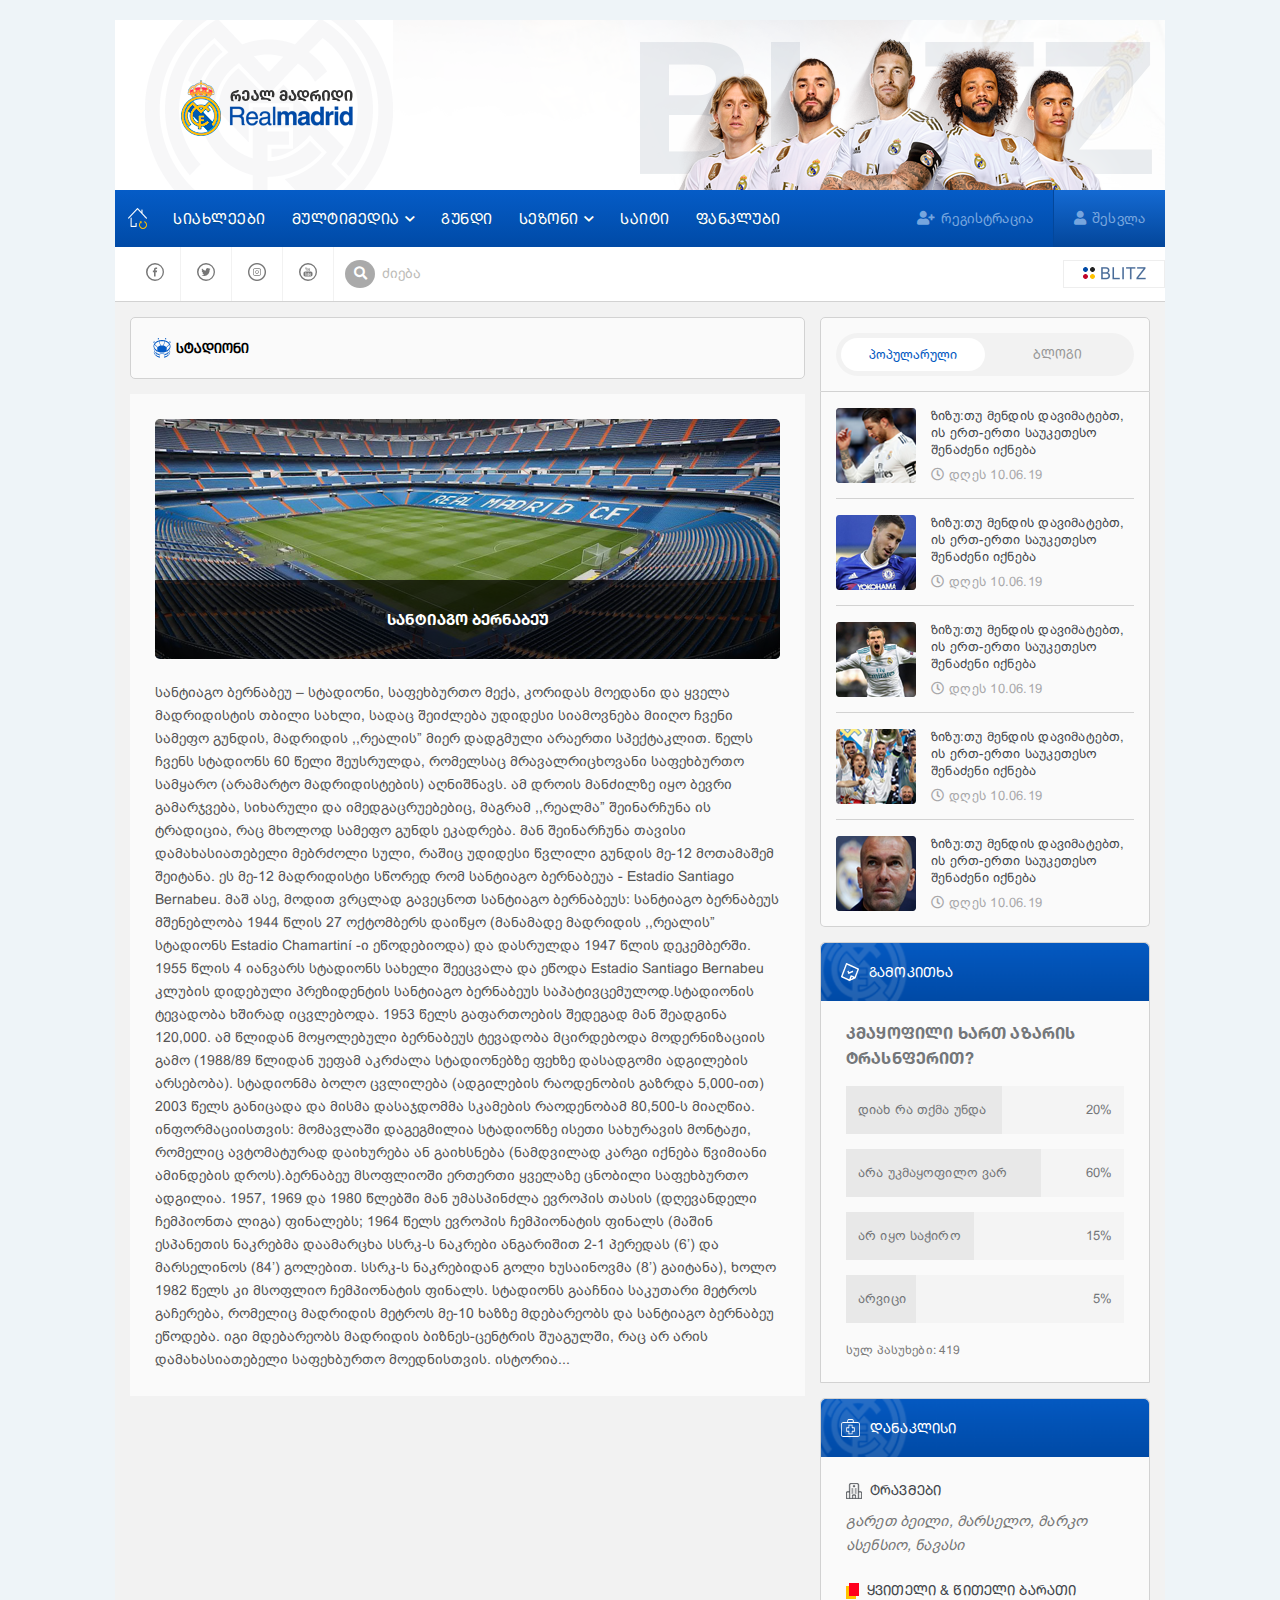
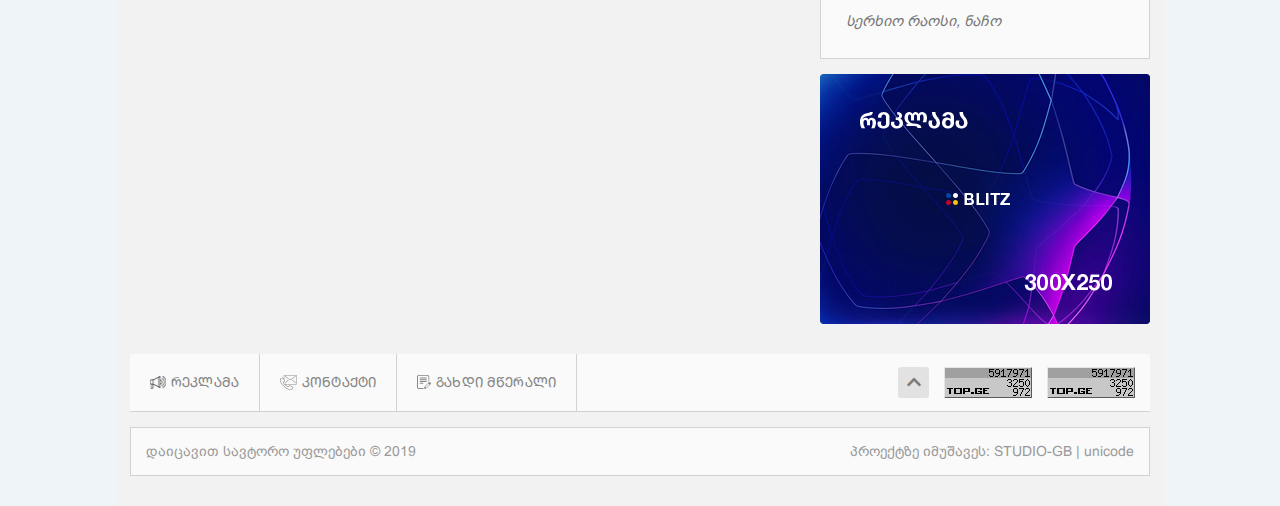
<file: Real/stadium.html>
<!DOCTYPE html>
<html lang="ka">

<head>
    <title>Real-FC</title>
    <meta charset="UTF-8">
    <meta name="viewport" content="width=device-width, initial-scale=1.0">
    <meta http-equiv="X-UA-Compatible" content="ie=edge">
    <link rel="stylesheet" href="css/font-awasome.css">
    <link rel="stylesheet" href="css/swiper.min.css">
    <link rel="stylesheet" href="css/fonts.css">
    <link rel="stylesheet" href="css/styles.css">
    <link rel="stylesheet" href="css/responsive.css">
</head>

<body>
    <div class="body">
        <header>
            <div class="top_container">
                <h1>
                    <a href="index.html"><img src="images/logo.png" alt="logo"></a>
                    <a href="index.html" class="responsive_logo"><img src="images/responsive_logo.png" alt="logo"></a>
                </h1>
                <div class="background"></div>
            </div>

            <nav class="responsive_nav nav">
                <div class="show_menu">
                    <i class="fas fa-bars"></i>
                </div>
                <div class="authorization">
                    <div class="registration">
                        <button class="registration_popup">
                            <!-- New linkshi chasma ar chirdeba -->
                            <i class="fas fa-user-plus"></i>
                        </button>
                    </div>
                    <div class="sign_in">
                        <button class="sign_in_popup">
                            <!-- New igive wyoba ro qondes i garet gamovitane -->
                            <i class="fas fa-user"></i>
                        </button>
                    </div>
                </div>
                <div class="hidden_menu">
                    <ul>
                        <li><a href="search.html">სიახლეები</a></li>
                    <li class="dropdown_menu"><a>მულტიმედია<i
                                class="fas fa-chevron-down arrow_down"></i></a>
                        <ul class="dropdown_content">
                            <li><a href="#">ვიდეო</a></li>
                            <li><a href="#">აუდიო</a></li>
                        </ul>
                    </li>
                    <li><a href="team.html">გუნდი</a></li>
                    <li class="dropdown_menu"><a>სეზონი<i
                                class="fas fa-chevron-down arrow_down"></i></a>
                        <ul class="dropdown_content">
                            <li><a href="#">ჩემპიონთა ლიგა</a></li>
                            <li><a href="#">ლა ლიგა</a></li>
                            <li><a href="#">კოპა დელ რეი</a></li>
                        </ul>
                    </li>
                    <li><a href="#">საიტი</a></li>
                    <li><a href="#">ფანკლუბი</a></li>
                    </ul>
                </div>
            </nav>
            <nav class="nav">
                <ul class="menu">
                    <li>
                        <a href="index.html"><svg xmlns="http://www.w3.org/2000/svg"
                                xmlns:xlink="http://www.w3.org/1999/xlink" width="19" height="21" viewBox="0 0 19 21">
                                <defs>
                                    <image id="9b1yb" width="19" height="19"
                                        xlink:href="[data-uri]" />
                                    <clipPath id="9b1ya">
                                        <path d="M0 19V0h19v19z" />
                                    </clipPath>
                                </defs>
                                <g>
                                    <g>
                                        <g clip-path="url(&quot;#9b1ya&quot;)">
                                            <use xlink:href="#9b1yb" />
                                        </g>
                                    </g>
                                    <g>
                                        <path fill="#fcbf00"
                                            d="M17.82 13.977a3.965 3.965 0 0 0-1.541-.985v1.24c.271.138.528.318.753.55a3.027 3.027 0 0 1 0 4.196 2.84 2.84 0 0 1-4.085 0 3.03 3.03 0 0 1 0-4.196c.003-.003.012-.009.016-.014h.001l.668.685-.004-2.174-2.115-.003.665.683a.067.067 0 0 1-.016.018c-1.561 1.603-1.561 4.205 0 5.808a3.926 3.926 0 0 0 5.658 0c1.56-1.603 1.562-4.205 0-5.808z" />
                                    </g>
                                </g>
                            </svg></a>
                    </li>
                    <li><a href="search.html">სიახლეები</a></li>
                    <li class="dropdown_menu"><a href="#">მულტიმედია<i
                                class="fas fa-chevron-down arrow_down"></i><i
                                class="fas fa-chevron-up arrow_up"></i></a>
                        <ul class="dropdown_content">
                            <li><a href="#">ვიდეო</a></li>
                            <li><a href="#">აუდიო</a></li>
                        </ul>
                    </li>
                    <li><a href="team.html">გუნდი</a></li>
                    <li class="dropdown_menu"><a href="season.html">სეზონი<i
                                class="fas fa-chevron-down arrow_down"></i><i
                                class="fas fa-chevron-up arrow_up"></i></a>
                        <ul class="dropdown_content">
                            <li><a href="#">ჩემპიონთა ლიგა</a></li>
                            <li><a href="#">ლა ლიგა</a></li>
                            <li><a href="#">კოპა დელ რეი</a></li>
                        </ul>
                    </li>
                    <li><a href="#">საიტი</a></li>
                    <li><a href="#">ფანკლუბი</a></li>
                </ul>
                <div class="authorization">
                    <div class="registration">
                        <button class="registration_popup">
                            <!-- New linkshi chasma ar chirdeba -->
                            <i class="fas fa-user-plus"></i>
                            <p>რეგისტრაცია</p>
                        </button>
                    </div>
                    <div class="sign_in">
                        <button class="sign_in_popup">
                            <!-- New igive wyoba ro qondes i garet gamovitane -->
                            <i class="fas fa-user"></i>
                            <p>შესვლა</p>
                        </button>
                    </div>
                </div>
            </nav>
            <div class="bottom_container">
                <div class="left_container">
                    <div class="social">
                        <a href="#"><svg xmlns="http://www.w3.org/2000/svg" width="18" height="18" viewBox="0 0 18 18">
                                <g>
                                    <g>
                                        <path fill="#777"
                                            d="M9.57 13.5V9.21h1.324l.241-1.588H9.57V6.48c0-.35.363-.432.532-.432h1.01V4.505L9.956 4.5c-1.583 0-1.943 1.15-1.943 1.886v1.237H6.864V9.21h1.148v4.29zM9 1.405a7.594 7.594 0 1 1 0 15.187A7.594 7.594 0 0 1 9 1.406zM9 18a9 9 0 0 0 9-9 9 9 0 0 0-9-9 9 9 0 0 0-9 9 9 9 0 0 0 9 9z" />
                                    </g>
                                </g>
                            </svg></a>
                        <a href="#"><svg xmlns="http://www.w3.org/2000/svg" width="18" height="18" viewBox="0 0 18 18">
                                <g>
                                    <g>
                                        <path fill="#777"
                                            d="M4.5 12.053zm0 0c.854.56 1.85.884 2.904.884 2.995 0 5.322-2.615 5.197-5.84l-.001-.01V7.06v-.03c.272-.2.638-.556.9-1.023a3.09 3.09 0 0 1-1.03.315c.271-.158.674-.676.773-1.086-.261.18-.862.441-1.158.441v.002a1.79 1.79 0 0 0-1.342-.618c-1.025 0-1.856.895-1.856 2 0 .152.016.3.047.445C7.542 7.468 5.916 6.717 5 5.432c-.562 1.05-.075 2.217.564 2.643-.219.017-.622-.027-.811-.226-.014.696.298 1.619 1.432 1.953-.219.128-.605.09-.773.063.06.59.824 1.358 1.66 1.358-.299.37-1.315 1.044-2.572.83zM9 1.406a7.594 7.594 0 1 1 0 15.187A7.594 7.594 0 0 1 9 1.406zM9 18a9 9 0 0 0 9-9 9 9 0 0 0-9-9 9 9 0 0 0-9 9 9 9 0 0 0 9 9z" />
                                    </g>
                                </g>
                            </svg></a>
                        <a href="#"><svg xmlns="http://www.w3.org/2000/svg" xmlns:xlink="http://www.w3.org/1999/xlink"
                                width="18" height="18" viewBox="0 0 18 18">
                                <defs>
                                    <image id="97n5b" width="18" height="18"
                                        xlink:href="[data-uri]" />
                                    <clipPath id="97n5a">
                                        <path d="M0 18V0h18v18z" />
                                    </clipPath>
                                </defs>
                                <g>
                                    <g>
                                        <g clip-path="url(&quot;#97n5a&quot;)">
                                            <use xlink:href="#97n5b" />
                                        </g>
                                    </g>
                                    <g>
                                        <path fill="#777"
                                            d="M11.023 7.3a.322.322 0 0 0 .227-.552.326.326 0 0 0-.227-.094.325.325 0 0 0-.324.323.325.325 0 0 0 .324.323zm-2.007.536a1.142 1.142 0 0 1 1.136.98 1.149 1.149 0 0 1-2.271.336 1.14 1.14 0 0 1 .213-.852 1.139 1.139 0 0 1 .922-.464zm-1.069 2.589a1.783 1.783 0 0 0 1.332.333 1.78 1.78 0 0 0 1.178-.706c.285-.385.404-.858.333-1.332a1.785 1.785 0 0 0-.505-1.005 1.785 1.785 0 0 0-1.532-.506c-.474.07-.892.32-1.178.706a1.783 1.783 0 0 0-.333 1.332c.07.474.32.892.705 1.178zM5.646 7.16c0-.836.68-1.515 1.516-1.515h3.676c.836 0 1.516.68 1.516 1.515v3.677c0 .835-.68 1.515-1.516 1.515H7.162c-.836 0-1.516-.68-1.516-1.515V7.16zM10.838 13C12.031 13 13 12.03 13 10.838V7.16C13 5.97 12.03 5 10.838 5H7.162C5.97 5 5 5.97 5 7.16v3.677C5 12.029 5.97 13 7.162 13z" />
                                    </g>
                                </g>
                            </svg></a>
                        <a href="#"><svg xmlns="http://www.w3.org/2000/svg" width="18" height="18" viewBox="0 0 18 18">
                                <g>
                                    <g>
                                        <path fill="#777"
                                            d="M7.367 7.772V6.738L8.141 4.5h-.588l-.356 1.389h-.036l-.374-1.389h-.583l.74 2.302v.97zm1.274-1.93a.22.22 0 0 1 .153-.051c.067 0 .096.017.138.052.042.034.063.079.063.136v1.14c0 .07-.02.123-.061.164-.043.038-.071.057-.14.057-.069 0-.121-.02-.157-.057-.037-.038-.055-.093-.055-.163V5.979c0-.057.02-.103.059-.136zm-.257 1.751c.135.127.2.191.423.191.232 0 .262-.062.397-.186.131-.123.197-.296.197-.516v-1.07c0-.195-.064-.388-.176-.5-.13-.13-.195-.205-.407-.205-.233 0-.298.088-.437.205-.138.118-.2.288-.2.485V7.07c0 .219.069.392.203.522zm1.516.169c.024.024.071.04.13.04a.442.442 0 0 0 .264-.096c.123-.095.225-.226.333-.421v.435h.41V5.31h-.41v1.638c-.049.057-.263.346-.3.346-.048 0-.057-.013-.08-.04-.02-.027-.032-.07-.032-.131V5.309h-.41V7.3c0 .154.013.379.095.463zm1.53 3.357v-.076c0-.092-.016-.346-.043-.383-.028-.04-.076-.059-.14-.059-.065 0-.113.02-.142.059-.029.037-.044.291-.044.383v.076zm-1.898 1.184a.214.214 0 0 0 .102.025c.052 0 .091-.016.115-.048.025-.031.075-.082.075-.154v-1.362c0-.076-.053-.132-.082-.173a.166.166 0 0 0-.134-.056.199.199 0 0 0-.092.021c-.028.014-.083.037-.113.068v1.6a.461.461 0 0 0 .129.079zM6.139 9.404h1.23v.409h-.415v2.862h-.412V9.813H6.14zm4.67.998a.613.613 0 0 1 .456-.176c.192 0 .338.053.438.16.105.112.156.456.156.659v.408h-.798v.545c0 .113.015.192.042.236.028.043.073.065.142.065.068 0 .115-.018.142-.055.027-.037.043-.117.043-.246V11.9h.428v.111c0 .222-.05.386-.156.498-.105.11-.26.167-.467.167a.562.562 0 0 1-.442-.179c-.107-.115-.16-.279-.16-.486v-.966c0-.186.059-.528.177-.643zM9.612 12.63a.55.55 0 0 1-.183-.151v.171h-.433V9.404h.408v.981a.824.824 0 0 1 .208-.156.412.412 0 0 1 .2-.054c.134 0 .239.05.31.145.07.096.106.236.106.42v1.447c0 .16-.033.28-.1.366a.354.354 0 0 1-.29.128.48.48 0 0 1-.226-.051zM7.353 10.23h.415v1.903c0 .052.009.09.027.114.018.023.047.035.087.035.03 0 .097-.015.145-.048.048-.03.119-.07.158-.117v-1.887h.404v2.446H8.16v-.295c-.08.087-.161.184-.248.23a.485.485 0 0 1-.248.072c-.099 0-.174-.033-.224-.1a.485.485 0 0 1-.087-.298zm4.503 3.268c.91 0 1.644-.753 1.644-1.68v-1.557c0-.929-.735-1.681-1.644-1.681H6.144c-.908 0-1.644.752-1.644 1.68v1.558c0 .927.736 1.68 1.644 1.68zM9 1.406a7.594 7.594 0 1 1 0 15.187A7.594 7.594 0 0 1 9 1.406zM9 18a9 9 0 0 0 9-9 9 9 0 0 0-9-9 9 9 0 0 0-9 9 9 9 0 0 0 9 9z" />
                                    </g>
                                </g>
                            </svg></a>
                    </div>
                    <div class="form">
                        <form action="action.php" method="get">
                            <button><i class="fas fa-search"></i></button>
                            <input type="text" name="search" placeholder="ძიება">
                        </form>
                    </div>
                </div>
                <div class="right_container">
                    <div class="company_icons">
                        <div class="hover_container">
                            <div class="row">
                                <div class="team">
                                    <a href="#"><img src="images/icons/barca.png" alt="juve">mybarca.ge</a>
                                </div>
                                <div class="team">
                                    <a href="#"><img src="images/icons/barca.png" alt="juve">mybarca.ge</a>
                                </div>
                                <div class="team">
                                    <a href="#"><img src="images/icons/barca.png" alt="juve">mybarca.ge</a>
                                </div>
                                <div class="team">
                                    <a href="#"><img src="images/icons/barca.png" alt="juve">mybarca.ge</a>
                                </div>
                            </div>
                            <div class="row">
                                <div class="team">
                                    <a href="#"><img src="images/icons/barca.png" alt="juve">mybarca.ge</a>
                                </div>
                                <div class="team">
                                    <a href="#"><img src="images/icons/barca.png" alt="juve">mybarca.ge</a>
                                </div>
                                <div class="team">
                                    <a href="#"><img src="images/icons/barca.png" alt="juve">mybarca.ge</a>
                                </div>
                                <div class="team">
                                    <a href="#"><img src="images/icons/barca.png" alt="juve">mybarca.ge</a>
                                </div>
                            </div>

                            
                        </div>
                        <div class="blitz">
                            <i class="fas fa-caret-left"></i>
                            <a href="#"></a>
                        </div>
                    </div>
                </div>
            </div>
        </header>
        <div class="web_content">
            <div class="left_right_side">
                <div class="left_side border">
                    <div class="title stadium">
                        <img src="images/stadium.png" alt="stadium">
                        <h5>სტადიონი</h5>
                    </div>
                    <div class="text_container">
                        <div class="image">
                            <img src="images/stadium_background.png" alt="stadium_background">

                            <div class="stadium_title">
                                <h6>სანტიაგო ბერნაბეუ</h6>
                            </div>
                        </div>
                        <p>სანტიაგო ბერნაბეუ – სტადიონი, საფეხბურთო მექა, კორიდას მოედანი და ყველა 
                                მადრიდისტის თბილი სახლი, სადაც შეიძლება უდიდესი სიამოვნება მიიღო ჩვენი 
                                სამეფო გუნდის, მადრიდის ,,რეალის” მიერ დადგმული არაერთი სპექტაკლით. წელს 
                                ჩვენს სტადიონს 60 წელი შეუსრულდა, რომელსაც მრავალრიცხოვანი საფეხბურთო 
                                სამყარო (არამარტო მადრიდისტების) აღნიშნავს. ამ დროის მანძილზე იყო ბევრი 
                                გამარჯვება, სიხარული და იმედგაცრუებებიც, მაგრამ ,,რეალმა” შეინარჩუნა ის 
                                ტრადიცია, რაც მხოლოდ სამეფო გუნდს ეკადრება. მან შეინარჩუნა თავისი 
                                დამახასიათებელი მებრძოლი სული, რაშიც უდიდესი წვლილი გუნდის მე-12 მოთამაშემ 
                                შეიტანა. ეს მე-12 მადრიდისტი სწორედ რომ სანტიაგო ბერნაბეუა - Estadio Santiago 
                                Bernabeu. მაშ ასე, მოდით ვრცლად გავეცნოთ სანტიაგო ბერნაბეუს:
                                სანტიაგო ბერნაბეუს მშენებლობა 1944 წლის 27 ოქტომბერს დაიწყო (მანამადე 
                                მადრიდის ,,რეალის” სტადიონს Estadio Chamartiní -ი ეწოდებიოდა) და დასრულდა 1947 
                                წლის დეკემბერში. 1955 წლის 4 იანვარს სტადიონს სახელი შეეცვალა და ეწოდა Estadio 
                                Santiago Bernabeu კლუბის დიდებული პრეზიდენტის სანტიაგო ბერნაბეუს 
                                საპატივცემულოდ.სტადიონის ტევადობა ხშირად იცვლებოდა. 1953 წელს გაფართოების 
                                შედეგად მან შეადგინა 120,000. ამ წლიდან მოყოლებული ბერნაბეუს ტევადობა 
                                მცირდებოდა მოდერნიზაციის გამო (1988/89 წლიდან უეფამ აკრძალა სტადიონებზე 
                                ფეხზე დასადგომი ადგილების არსებობა). სტადიონმა ბოლო ცვლილება (ადგილების 
                                რაოდენობის გაზრდა 5,000-ით) 2003 წელს განიცადა და მისმა დასაჯდომმა სკამების 
                                რაოდენობამ 80,500-ს მიაღწია. ინფორმაციისთვის: მომავლაში დაგეგმილია სტადიონზე
                                ისეთი სახურავის მონტაჟი, რომელიც ავტომატურად დაიხურება ან გაიხსნება 
                                (ნამდვილად კარგი იქნება წვიმიანი ამინდების დროს).ბერნაბეუ მსოფლიოში ერთერთი 
                                ყველაზე ცნობილი საფეხბურთო ადგილია. 1957, 1969 და 1980 წლებში მან უმასპინძლა 
                                ევროპის თასის (დღევანდელი ჩემპიონთა ლიგა) ფინალებს; 1964 წელს ევროპის 
                                ჩემპიონატის ფინალს (მაშინ ესპანეთის ნაკრებმა დაამარცხა სსრკ-ს ნაკრები ანგარიშით 
                                2-1 პერედას (6’) და მარსელინოს (84’) გოლებით. სსრკ-ს ნაკრებიდან გოლი 
                                ხუსაინოვმა (8’) გაიტანა), ხოლო 1982 წელს კი მსოფლიო ჩემპიონატის ფინალს.
                                სტადიონს გააჩნია საკუთარი მეტროს გაჩერება, რომელიც მადრიდის მეტროს მე-10 
                                ხაზზე მდებარეობს და სანტიაგო ბერნაბეუ ეწოდება. იგი მდებარეობს მადრიდის 
                                ბიზნეს-ცენტრის შუაგულში, რაც არ არის დამახასიათებელი საფეხბურთო მოედნისთვის.
                                ისტორია...</p>
                    </div>
                </div>
                <div class="right_side">
                    <div class="blog_container">
                        <div class="tab">
                            <button class="tablinks active previous openTabs" data-tab="popular">პოპულარული</button>
                            <button class="tablinks next openTabs" data-tab="blog">ბლოგი</button>
                        </div>
                    </div>
                    <div id="popular" class="tabcontent show_tab active blog popular">
                        <div class="blog_content">
                            <div class="image_container">
                                <img src="images/blog_images/1.png" alt="1">
                                <div class="hover_container"><i class="far fa-eye"></i></div>
                            </div>
                            <div class="text_container">
                                <h3><a href="#">ზიზუ:თუ მენდის დავიმატებთ, ის ერთ-ერთი საუკეთესო შენაძენი იქნება</a>
                                </h3>
                                <span><i class="far fa-clock"></i>დღეს 10.06.19</span>
                            </div>
                        </div>
                        <div class="blog_content">
                            <div class="image_container">
                                <img src="images/blog_images/2.png" alt="2">
                                <div class="hover_container"><i class="far fa-eye"></i></div>
                            </div>
                            <div class="text_container">
                                <h3><a href="#">ზიზუ:თუ მენდის დავიმატებთ, ის ერთ-ერთი საუკეთესო შენაძენი იქნება</a>
                                </h3>
                                <span><i class="far fa-clock"></i>დღეს 10.06.19</span>
                            </div>
                        </div>
                        <div class="blog_content">
                            <div class="image_container">
                                <img src="images/blog_images/3.png" alt="3">
                                <div class="hover_container"><i class="far fa-eye"></i></div>
                            </div>
                            <div class="text_container">
                                <h3><a href="#">ზიზუ:თუ მენდის დავიმატებთ, ის ერთ-ერთი საუკეთესო შენაძენი იქნება</a>
                                </h3>
                                <span><i class="far fa-clock"></i>დღეს 10.06.19</span>
                            </div>
                        </div>
                        <div class="blog_content">
                            <div class="image_container">
                                <img src="images/blog_images/4.png" alt="4">
                                <div class="hover_container"><i class="far fa-eye"></i></div>
                            </div>
                            <div class="text_container">
                                <h3><a href="#">ზიზუ:თუ მენდის დავიმატებთ, ის ერთ-ერთი საუკეთესო შენაძენი იქნება</a>
                                </h3>
                                <span><i class="far fa-clock"></i>დღეს 10.06.19</span>
                            </div>
                        </div>
                        <div class="blog_content">
                            <div class="image_container">
                                <img src="images/blog_images/5.png" alt="5">
                                <div class="hover_container"><i class="far fa-eye"></i></div>
                            </div>
                            <div class="text_container">
                                <h3><a href="#">ზიზუ:თუ მენდის დავიმატებთ, ის ერთ-ერთი საუკეთესო შენაძენი იქნება</a>
                                </h3>
                                <span><i class="far fa-clock"></i>დღეს 10.06.19</span>
                            </div>
                        </div>
                    </div>
                    <div id="blog" class="tabcontent show_tab blog popular">
                        <div class="blog_content">
                            <div class="image_container">
                                <img src="images/blog_images/1.png" alt="1">
                                <div class="hover_container"><i class="far fa-eye"></i></div>
                            </div>
                            <div class="text_container">
                                <h3><a href="#">ზიზუ:თუ მენდის დავიმატებთ, ის ერთ-ერთი საუკეთესო შენაძენი იქნება</a>
                                </h3>
                                <span><i class="far fa-clock"></i>დღეს 10.06.19</span>
                            </div>
                        </div>
                        <div class="blog_content">
                            <div class="image_container">
                                <img src="images/blog_images/2.png" alt="2">
                                <div class="hover_container"><i class="far fa-eye"></i></div>
                            </div>
                            <div class="text_container">
                                <h3><a href="#">ზიზუ:თუ მენდის დავიმატებთ, ის ერთ-ერთი საუკეთესო შენაძენი იქნება</a>
                                </h3>
                                <span><i class="far fa-clock"></i>დღეს 10.06.19</span>
                            </div>
                        </div>
                        <div class="blog_content">
                            <div class="image_container">
                                <img src="images/blog_images/3.png" alt="3">
                                <div class="hover_container"><i class="far fa-eye"></i></div>
                            </div>
                            <div class="text_container">
                                <h3><a href="#">ზიზუ:თუ მენდის დავიმატებთ, ის ერთ-ერთი საუკეთესო შენაძენი იქნება</a>
                                </h3>
                                <span><i class="far fa-clock"></i>დღეს 10.06.19</span>
                            </div>
                        </div>
                        <div class="blog_content">
                            <div class="image_container">
                                <img src="images/blog_images/4.png" alt="4">
                                <div class="hover_container"><i class="far fa-eye"></i></div>
                            </div>
                            <div class="text_container">
                                <h3><a href="#">ზიზუ:თუ მენდის დავიმატებთ, ის ერთ-ერთი საუკეთესო შენაძენი იქნება</a>
                                </h3>
                                <span><i class="far fa-clock"></i>დღეს 10.06.19</span>
                            </div>
                        </div>
                        <div class="blog_content">
                            <div class="image_container">
                                <img src="images/blog_images/5.png" alt="5">
                                <div class="hover_container"><i class="far fa-eye"></i></div>
                            </div>
                            <div class="text_container">
                                <h3><a href="#">ზიზუ:თუ მენდის დავიმატებთ, ის ერთ-ერთი საუკეთესო შენაძენი იქნება</a>
                                </h3>
                                <span><i class="far fa-clock"></i>დღეს 10.06.19</span>
                            </div>
                        </div>
                    </div>
                    <div class="poll_container">
                        <div class="background_container">
                            <div class="top_container">
                                <img src="images/icons/poll.png" alt="poll">
                                <span>გამოკითხა</span>
                            </div>
                        </div>
                        <div class="poll_text">
                            <h4>კმაყოფილი ხართ აზარის ტრასნფერით?</h4>

                            <div class="progress">
                                <div class="progress_bar" style="width: 56%"><span>დიახ რა თქმა უნდა</span></div>
                                <span>20%</span>
                            </div>
                            <div class="progress">
                                <div class="progress_bar" style="width: 70%"><span>არა უკმაყოფილო ვარ</span></div>
                                <span>60%</span>
                            </div>
                            <div class="progress">
                                <div class="progress_bar" style="width: 46%"><span>არ იყო საჭირო</span></div>
                                <span>15%</span>
                            </div>
                            <div class="progress">
                                <div class="progress_bar" style="width: 25%"><span>არვიცი</span></div>
                                <span>5%</span>
                            </div>
                            <span class="answers">სულ პასუხები: 419</span>
                        </div>
                    </div>
                    <div class="loss_container">
                        <div class="background_container">
                            <div class="top_container">
                                <img src="images/icons/loss.png" alt="loss">
                                <span>დანაკლისი</span>
                            </div>
                        </div>
                        <div class="loss_text">
                            <div class="loss_title">
                                <img src="images/icons/injury.png" alt="injury">
                                <h4>ტრავმები</h4>
                            </div>
                            <p>გარეთ ბეილი, მარსელო, მარკო ასენსიო, ნავასი</p>
                            <div class="loss_title">
                                <img src="images/icons/red_yellow.png" alt="red_yellow">
                                <h4>ყვითელი & წითელი ბარათი</h4>
                            </div>
                            <p>სერხიო რაოსი, ნაჩო</p>
                        </div>
                    </div>
                    <div class="reclam_banner"></div>
                </div>
            </div>
            <div class="reclam">
                <div class="left">
                    <div class="container">
                        <a href="contact.html">
                            <img src="images/icons/reclam.png" alt="reclam">
                            <span>რეკლამა</span>
                        </a>
                    </div>
                    <div class="container">
                        <a href="contact.html">
                            <img src="images/icons/contact.png" alt="contact">
                            <span>კონტაქტი</span>
                        </a>
                    </div>
                    <div class="container">
                        <a href="contact.html"><img src="images/icons/writer.png" alt="writer">
                            <span>გახდი მწერალი</span>
                        </a>
                    </div>
                </div>
                <div class="right">
                    <span class="responsive_up">Up</span><a href="javascript:" id="return-to-top"><i class="fas fa-chevron-up"></i></a>
                    <div class="top_ge">
                        <img src="images/top.png" alt="top.ge">
                    </div>
                    <div class="top_ge">
                        <img src="images/top.png" alt="top.ge">
                    </div>
                </div>
            </div>
            <footer>
                <div class="left">
                    <span>დაიცავით სავტორო უფლებები &copy; 2019 </span>
                </div>
                <div class="right">
                    <span>პროექტზე იმუშავეს: STUDIO-GB | unicode</span>
                </div>
            </footer>
        </div>



        <!-- Registration popup -->

        <div class="popup_container show_popup">
            <div class="registration">
                <div class="registration_content">
                    <h3>რეგისტრაცია</h3>
                </div>
                <div class="inside_content">
                    <form action="action.php" method="get">
                        <label>
                            <label for="name">მომხმარებლის სახელი</label>
                            <input type="text" id="name">
                        </label>
                        <label>
                            <label for="password">პაროლი</label>
                            <input type="password" id="password">
                        </label>
                        <label>
                            <label for="return_password">გაიმეორე პაროლი</label>
                            <input type="password" id="return_password">
                        </label>
                        <label>
                            <label for="email">ელ.ფოსტა</label>
                            <input type="email" id="email">
                        </label>
                        <button class="registration_button">რეგისტრაცია</button>
                        <button class="registration_button">Facebook ავტორიზაცია</button>
                    </form>
                </div>
                <div class="close_container">
                    <i class="fas fa-times"></i>
                </div>
            </div>
        </div>

        <!-- Registration popup -->

        <div class="popup_container show_popup">
                <div class="overlay"></div>
                <div class="registration">
                    <div class="registration_content">
                        <h3>რეგისტრაცია</h3>
                    </div>
                    <div class="inside_content">
                        <form action="action.php" method="get">
                            <label>
                                <label for="name">მომხმარებლის სახელი</label>
                                <input type="text" id="name">
                            </label>
                            <label>
                                <label for="password">პაროლი</label>
                                <input type="password" id="password">
                            </label>
                            <label>
                                <label for="return_password">გაიმეორე პაროლი</label>
                                <input type="password" id="return_password">
                            </label>
                            <label>
                                <label for="email">ელ.ფოსტა</label>
                                <input type="email" id="email">
                            </label>
                            <button class="registration_button">რეგისტრაცია</button>
                            <button class="registration_button">Facebook ავტორიზაცია</button>
                        </form>
                    </div>
                    <div class="close_container">
                        <i class="fas fa-times"></i>
                    </div>
                </div>
            </div>
    
            <!-- Sign in popup -->
    
            <div class="popup_container sign_in_popup_container">
                <div class="overlay"></div>
                <div class="registration">
                    <div class="registration_content">
                        <h3>ავტორიზაცია</h3>
                    </div>
                    <div class="inside_content">
                        <form action="action.php" method="get">
                            <div class="input_container">
                                <i class="fas fa-user"></i>
                                <input type="text" placeholder="სახელი">
                            </div>
                            <div class="input_container">
                                <i class="fas fa-lock"></i>
                                <input id="password" class="password" type="password" placeholder="პაროლი">
                                <div class="see_password" id="see_password">
                                    <i class="far fa-eye"></i>
                                </div>
                            </div>
                            <label class="checked">
                                <input type="checkbox" id="check" name="password" value="password">
                                <label for="check">დავამახსოვრებ</label>
                            </label>
                            <div class="button">
                                <button class="sign_in">შესვლა</button>
                                <button class="password">პაროლის აღდგენა</button>
                            </div>
                            <button class="registration_button">Facebook ავტორიზაცია</button>
                        </form>
                    </div>
                    <div class="close_container">
                        <i class="fas fa-times"></i>
                    </div>
                </div>
            </div>

    </div>

    <script src="js/swiper.min.js"></script>
    <script src="js/jquery-3.3.1.min.js"></script>
    <script src="js/countdown.js"></script>
    <script src="js/redactor.js"></script>
    <script src="js/redactor-emoticons.js"></script>
    <script src="js/script.js"></script>
</body>

</html>
</file>
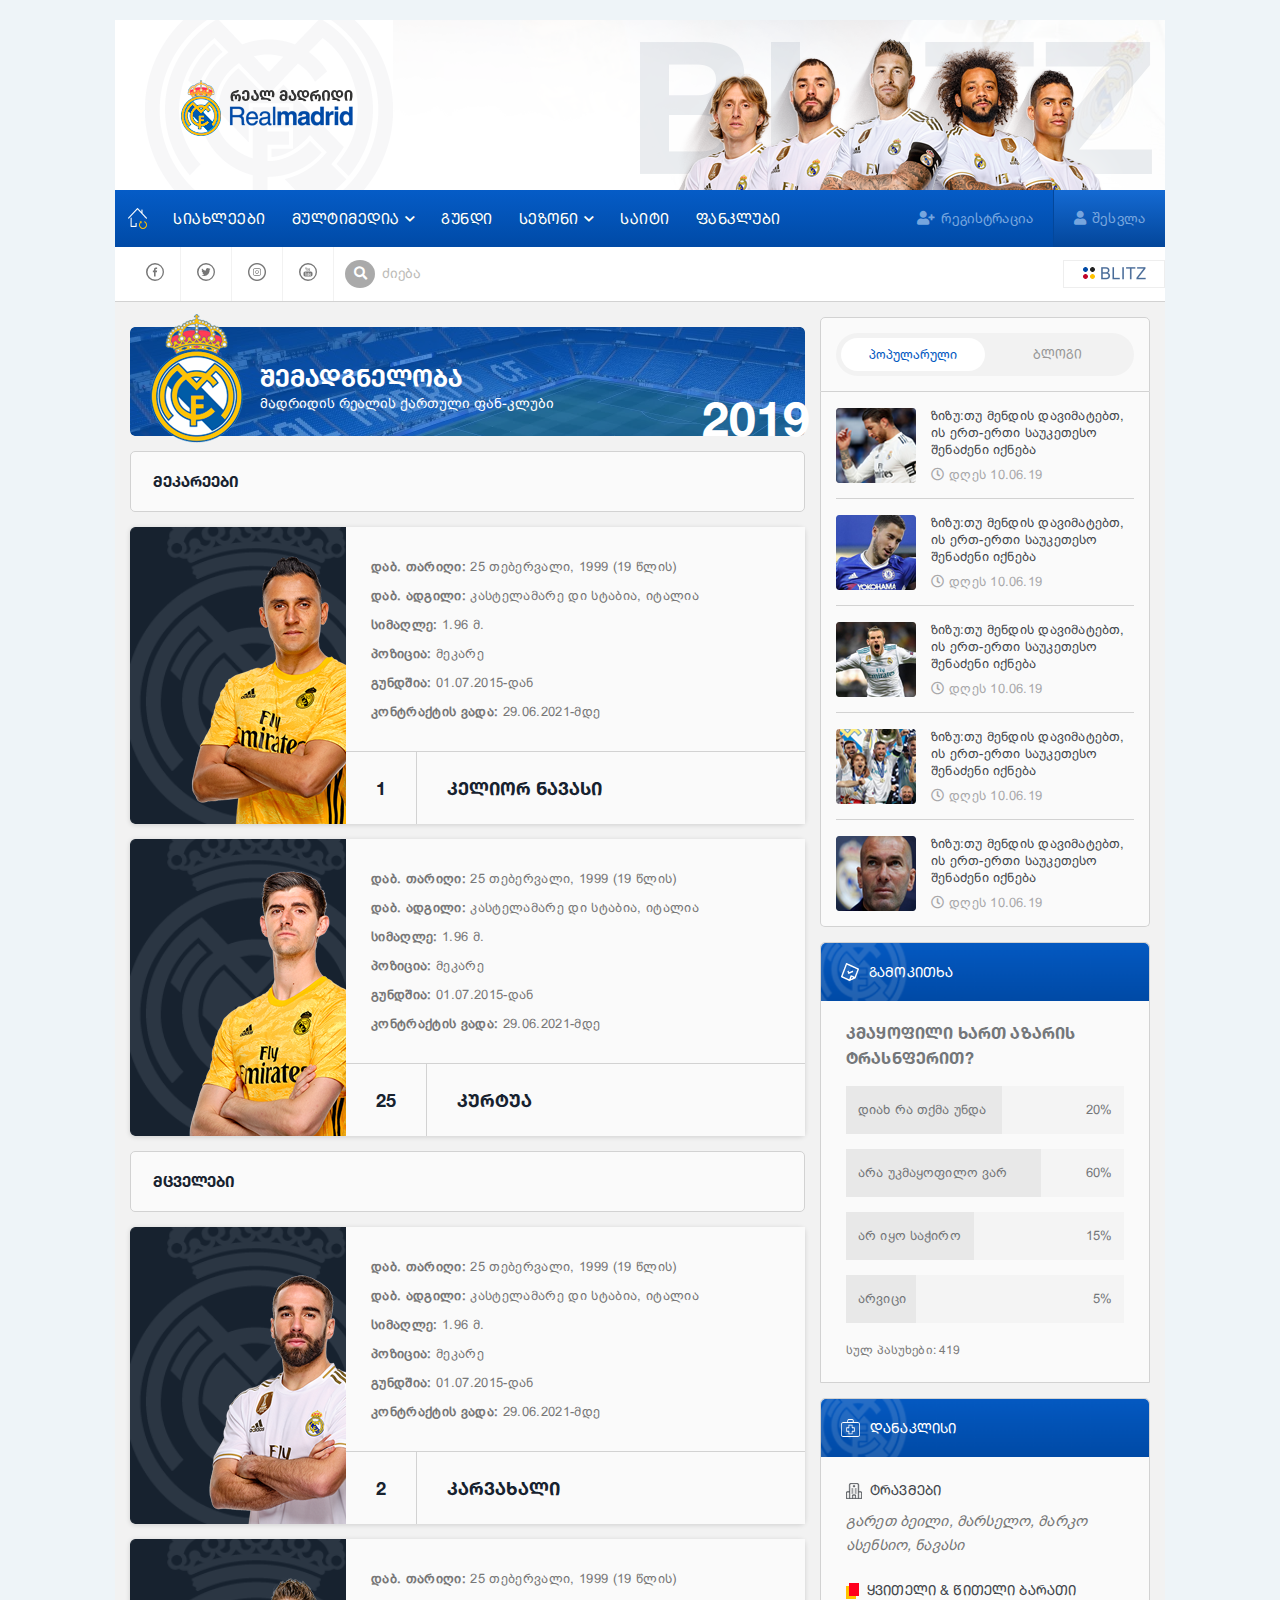
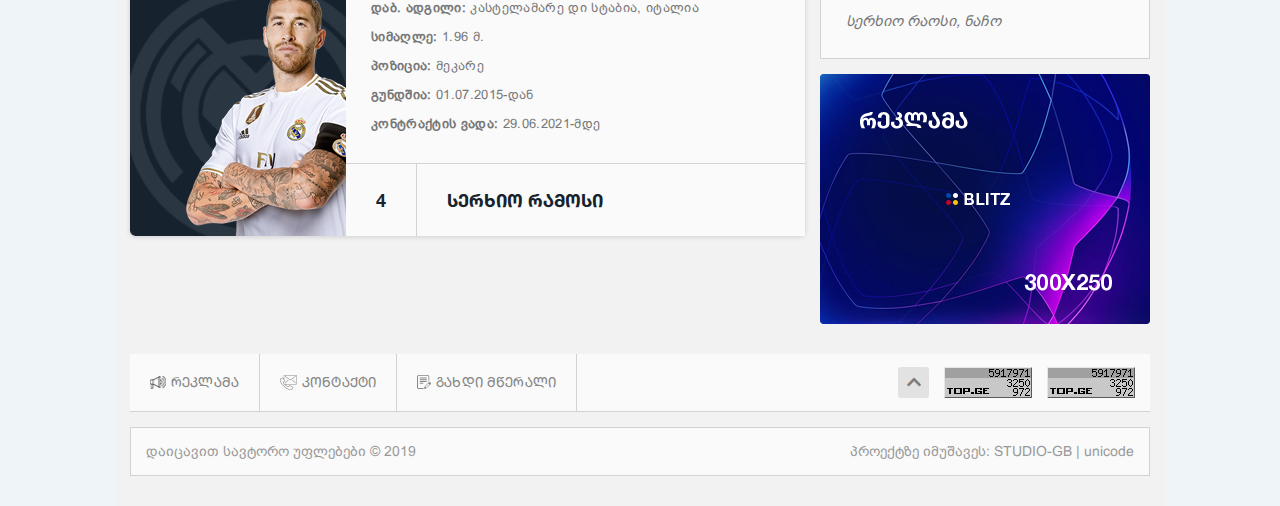
<file: Real/team.html>
<!DOCTYPE html>
<html lang="ka">

<head>
    <title>Real-FC</title>
    <meta charset="UTF-8">
    <meta name="viewport" content="width=device-width, initial-scale=1.0">
    <meta http-equiv="X-UA-Compatible" content="ie=edge">
    <link rel="stylesheet" href="css/font-awasome.css">
    <link rel="stylesheet" href="css/swiper.min.css">
    <link rel="stylesheet" href="css/fonts.css">
    <link rel="stylesheet" href="css/styles.css">
    <link rel="stylesheet" href="css/responsive.css">
</head>

<body>
    <div class="body">
        <header>
            <div class="top_container">
                <h1>
                    <a href="index.html"><img src="images/logo.png" alt="logo"></a>
                    <a href="index.html" class="responsive_logo"><img src="images/responsive_logo.png" alt="logo"></a>
                </h1>
                <div class="background"></div>
            </div>

            <nav class="responsive_nav nav">
                <div class="show_menu">
                    <i class="fas fa-bars"></i>
                </div>
                <div class="authorization">
                    <div class="registration">
                        <button class="registration_popup">
                            <!-- New linkshi chasma ar chirdeba -->
                            <i class="fas fa-user-plus"></i>
                        </button>
                    </div>
                    <div class="sign_in">
                        <button class="sign_in_popup">
                            <!-- New igive wyoba ro qondes i garet gamovitane -->
                            <i class="fas fa-user"></i>
                        </button>
                    </div>
                </div>
                <div class="hidden_menu">
                    <ul>
                        <li><a href="search.html">სიახლეები</a></li>
                    <li class="dropdown_menu"><a>მულტიმედია<i
                                class="fas fa-chevron-down arrow_down"></i></a>
                        <ul class="dropdown_content">
                            <li><a href="#">ვიდეო</a></li>
                            <li><a href="#">აუდიო</a></li>
                        </ul>
                    </li>
                    <li><a href="team.html">გუნდი</a></li>
                    <li class="dropdown_menu"><a>სეზონი<i
                                class="fas fa-chevron-down arrow_down"></i></a>
                        <ul class="dropdown_content">
                            <li><a href="#">ჩემპიონთა ლიგა</a></li>
                            <li><a href="#">ლა ლიგა</a></li>
                            <li><a href="#">კოპა დელ რეი</a></li>
                        </ul>
                    </li>
                    <li><a href="#">საიტი</a></li>
                    <li><a href="#">ფანკლუბი</a></li>
                    </ul>
                </div>
            </nav>
            <nav class="nav">
                <ul class="menu">
                    <li>
                        <a href="index.html"><svg xmlns="http://www.w3.org/2000/svg"
                                xmlns:xlink="http://www.w3.org/1999/xlink" width="19" height="21" viewBox="0 0 19 21">
                                <defs>
                                    <image id="9b1yb" width="19" height="19"
                                        xlink:href="[data-uri]" />
                                    <clipPath id="9b1ya">
                                        <path d="M0 19V0h19v19z" />
                                    </clipPath>
                                </defs>
                                <g>
                                    <g>
                                        <g clip-path="url(&quot;#9b1ya&quot;)">
                                            <use xlink:href="#9b1yb" />
                                        </g>
                                    </g>
                                    <g>
                                        <path fill="#fcbf00"
                                            d="M17.82 13.977a3.965 3.965 0 0 0-1.541-.985v1.24c.271.138.528.318.753.55a3.027 3.027 0 0 1 0 4.196 2.84 2.84 0 0 1-4.085 0 3.03 3.03 0 0 1 0-4.196c.003-.003.012-.009.016-.014h.001l.668.685-.004-2.174-2.115-.003.665.683a.067.067 0 0 1-.016.018c-1.561 1.603-1.561 4.205 0 5.808a3.926 3.926 0 0 0 5.658 0c1.56-1.603 1.562-4.205 0-5.808z" />
                                    </g>
                                </g>
                            </svg></a>
                    </li>
                    <li><a href="search.html">სიახლეები</a></li>
                    <li class="dropdown_menu"><a href="#">მულტიმედია<i
                                class="fas fa-chevron-down arrow_down"></i><i
                                class="fas fa-chevron-up arrow_up"></i></a>
                        <ul class="dropdown_content">
                            <li><a href="#">ვიდეო</a></li>
                            <li><a href="#">აუდიო</a></li>
                        </ul>
                    </li>
                    <li><a href="team.html">გუნდი</a></li>
                    <li class="dropdown_menu"><a href="season.html">სეზონი<i
                                class="fas fa-chevron-down arrow_down"></i><i
                                class="fas fa-chevron-up arrow_up"></i></a>
                        <ul class="dropdown_content">
                            <li><a href="#">ჩემპიონთა ლიგა</a></li>
                            <li><a href="#">ლა ლიგა</a></li>
                            <li><a href="#">კოპა დელ რეი</a></li>
                        </ul>
                    </li>
                    <li><a href="#">საიტი</a></li>
                    <li><a href="#">ფანკლუბი</a></li>
                </ul>
                <div class="authorization">
                    <div class="registration">
                        <button class="registration_popup">
                            <!-- New linkshi chasma ar chirdeba -->
                            <i class="fas fa-user-plus"></i>
                            <p>რეგისტრაცია</p>
                        </button>
                    </div>
                    <div class="sign_in">
                        <button class="sign_in_popup">
                            <!-- New igive wyoba ro qondes i garet gamovitane -->
                            <i class="fas fa-user"></i>
                            <p>შესვლა</p>
                        </button>
                    </div>
                </div>
            </nav>
            <div class="bottom_container">
                <div class="left_container">
                    <div class="social">
                        <a href="#"><svg xmlns="http://www.w3.org/2000/svg" width="18" height="18" viewBox="0 0 18 18">
                                <g>
                                    <g>
                                        <path fill="#777"
                                            d="M9.57 13.5V9.21h1.324l.241-1.588H9.57V6.48c0-.35.363-.432.532-.432h1.01V4.505L9.956 4.5c-1.583 0-1.943 1.15-1.943 1.886v1.237H6.864V9.21h1.148v4.29zM9 1.405a7.594 7.594 0 1 1 0 15.187A7.594 7.594 0 0 1 9 1.406zM9 18a9 9 0 0 0 9-9 9 9 0 0 0-9-9 9 9 0 0 0-9 9 9 9 0 0 0 9 9z" />
                                    </g>
                                </g>
                            </svg></a>
                        <a href="#"><svg xmlns="http://www.w3.org/2000/svg" width="18" height="18" viewBox="0 0 18 18">
                                <g>
                                    <g>
                                        <path fill="#777"
                                            d="M4.5 12.053zm0 0c.854.56 1.85.884 2.904.884 2.995 0 5.322-2.615 5.197-5.84l-.001-.01V7.06v-.03c.272-.2.638-.556.9-1.023a3.09 3.09 0 0 1-1.03.315c.271-.158.674-.676.773-1.086-.261.18-.862.441-1.158.441v.002a1.79 1.79 0 0 0-1.342-.618c-1.025 0-1.856.895-1.856 2 0 .152.016.3.047.445C7.542 7.468 5.916 6.717 5 5.432c-.562 1.05-.075 2.217.564 2.643-.219.017-.622-.027-.811-.226-.014.696.298 1.619 1.432 1.953-.219.128-.605.09-.773.063.06.59.824 1.358 1.66 1.358-.299.37-1.315 1.044-2.572.83zM9 1.406a7.594 7.594 0 1 1 0 15.187A7.594 7.594 0 0 1 9 1.406zM9 18a9 9 0 0 0 9-9 9 9 0 0 0-9-9 9 9 0 0 0-9 9 9 9 0 0 0 9 9z" />
                                    </g>
                                </g>
                            </svg></a>
                        <a href="#"><svg xmlns="http://www.w3.org/2000/svg" xmlns:xlink="http://www.w3.org/1999/xlink"
                                width="18" height="18" viewBox="0 0 18 18">
                                <defs>
                                    <image id="97n5b" width="18" height="18"
                                        xlink:href="[data-uri]" />
                                    <clipPath id="97n5a">
                                        <path d="M0 18V0h18v18z" />
                                    </clipPath>
                                </defs>
                                <g>
                                    <g>
                                        <g clip-path="url(&quot;#97n5a&quot;)">
                                            <use xlink:href="#97n5b" />
                                        </g>
                                    </g>
                                    <g>
                                        <path fill="#777"
                                            d="M11.023 7.3a.322.322 0 0 0 .227-.552.326.326 0 0 0-.227-.094.325.325 0 0 0-.324.323.325.325 0 0 0 .324.323zm-2.007.536a1.142 1.142 0 0 1 1.136.98 1.149 1.149 0 0 1-2.271.336 1.14 1.14 0 0 1 .213-.852 1.139 1.139 0 0 1 .922-.464zm-1.069 2.589a1.783 1.783 0 0 0 1.332.333 1.78 1.78 0 0 0 1.178-.706c.285-.385.404-.858.333-1.332a1.785 1.785 0 0 0-.505-1.005 1.785 1.785 0 0 0-1.532-.506c-.474.07-.892.32-1.178.706a1.783 1.783 0 0 0-.333 1.332c.07.474.32.892.705 1.178zM5.646 7.16c0-.836.68-1.515 1.516-1.515h3.676c.836 0 1.516.68 1.516 1.515v3.677c0 .835-.68 1.515-1.516 1.515H7.162c-.836 0-1.516-.68-1.516-1.515V7.16zM10.838 13C12.031 13 13 12.03 13 10.838V7.16C13 5.97 12.03 5 10.838 5H7.162C5.97 5 5 5.97 5 7.16v3.677C5 12.029 5.97 13 7.162 13z" />
                                    </g>
                                </g>
                            </svg></a>
                        <a href="#"><svg xmlns="http://www.w3.org/2000/svg" width="18" height="18" viewBox="0 0 18 18">
                                <g>
                                    <g>
                                        <path fill="#777"
                                            d="M7.367 7.772V6.738L8.141 4.5h-.588l-.356 1.389h-.036l-.374-1.389h-.583l.74 2.302v.97zm1.274-1.93a.22.22 0 0 1 .153-.051c.067 0 .096.017.138.052.042.034.063.079.063.136v1.14c0 .07-.02.123-.061.164-.043.038-.071.057-.14.057-.069 0-.121-.02-.157-.057-.037-.038-.055-.093-.055-.163V5.979c0-.057.02-.103.059-.136zm-.257 1.751c.135.127.2.191.423.191.232 0 .262-.062.397-.186.131-.123.197-.296.197-.516v-1.07c0-.195-.064-.388-.176-.5-.13-.13-.195-.205-.407-.205-.233 0-.298.088-.437.205-.138.118-.2.288-.2.485V7.07c0 .219.069.392.203.522zm1.516.169c.024.024.071.04.13.04a.442.442 0 0 0 .264-.096c.123-.095.225-.226.333-.421v.435h.41V5.31h-.41v1.638c-.049.057-.263.346-.3.346-.048 0-.057-.013-.08-.04-.02-.027-.032-.07-.032-.131V5.309h-.41V7.3c0 .154.013.379.095.463zm1.53 3.357v-.076c0-.092-.016-.346-.043-.383-.028-.04-.076-.059-.14-.059-.065 0-.113.02-.142.059-.029.037-.044.291-.044.383v.076zm-1.898 1.184a.214.214 0 0 0 .102.025c.052 0 .091-.016.115-.048.025-.031.075-.082.075-.154v-1.362c0-.076-.053-.132-.082-.173a.166.166 0 0 0-.134-.056.199.199 0 0 0-.092.021c-.028.014-.083.037-.113.068v1.6a.461.461 0 0 0 .129.079zM6.139 9.404h1.23v.409h-.415v2.862h-.412V9.813H6.14zm4.67.998a.613.613 0 0 1 .456-.176c.192 0 .338.053.438.16.105.112.156.456.156.659v.408h-.798v.545c0 .113.015.192.042.236.028.043.073.065.142.065.068 0 .115-.018.142-.055.027-.037.043-.117.043-.246V11.9h.428v.111c0 .222-.05.386-.156.498-.105.11-.26.167-.467.167a.562.562 0 0 1-.442-.179c-.107-.115-.16-.279-.16-.486v-.966c0-.186.059-.528.177-.643zM9.612 12.63a.55.55 0 0 1-.183-.151v.171h-.433V9.404h.408v.981a.824.824 0 0 1 .208-.156.412.412 0 0 1 .2-.054c.134 0 .239.05.31.145.07.096.106.236.106.42v1.447c0 .16-.033.28-.1.366a.354.354 0 0 1-.29.128.48.48 0 0 1-.226-.051zM7.353 10.23h.415v1.903c0 .052.009.09.027.114.018.023.047.035.087.035.03 0 .097-.015.145-.048.048-.03.119-.07.158-.117v-1.887h.404v2.446H8.16v-.295c-.08.087-.161.184-.248.23a.485.485 0 0 1-.248.072c-.099 0-.174-.033-.224-.1a.485.485 0 0 1-.087-.298zm4.503 3.268c.91 0 1.644-.753 1.644-1.68v-1.557c0-.929-.735-1.681-1.644-1.681H6.144c-.908 0-1.644.752-1.644 1.68v1.558c0 .927.736 1.68 1.644 1.68zM9 1.406a7.594 7.594 0 1 1 0 15.187A7.594 7.594 0 0 1 9 1.406zM9 18a9 9 0 0 0 9-9 9 9 0 0 0-9-9 9 9 0 0 0-9 9 9 9 0 0 0 9 9z" />
                                    </g>
                                </g>
                            </svg></a>
                    </div>
                    <div class="form">
                        <form action="action.php" method="get">
                            <button><i class="fas fa-search"></i></button>
                            <input type="text" name="search" placeholder="ძიება">
                        </form>
                    </div>
                </div>
                <div class="right_container">
                    <div class="company_icons">
                        <div class="hover_container">
                            <div class="row">
                                <div class="team">
                                    <a href="#"><img src="images/icons/barca.png" alt="juve">mybarca.ge</a>
                                </div>
                                <div class="team">
                                    <a href="#"><img src="images/icons/barca.png" alt="juve">mybarca.ge</a>
                                </div>
                                <div class="team">
                                    <a href="#"><img src="images/icons/barca.png" alt="juve">mybarca.ge</a>
                                </div>
                                <div class="team">
                                    <a href="#"><img src="images/icons/barca.png" alt="juve">mybarca.ge</a>
                                </div>
                            </div>
                            <div class="row">
                                <div class="team">
                                    <a href="#"><img src="images/icons/barca.png" alt="juve">mybarca.ge</a>
                                </div>
                                <div class="team">
                                    <a href="#"><img src="images/icons/barca.png" alt="juve">mybarca.ge</a>
                                </div>
                                <div class="team">
                                    <a href="#"><img src="images/icons/barca.png" alt="juve">mybarca.ge</a>
                                </div>
                                <div class="team">
                                    <a href="#"><img src="images/icons/barca.png" alt="juve">mybarca.ge</a>
                                </div>
                            </div>

                            
                        </div>
                        <div class="blitz">
                            <i class="fas fa-caret-left"></i>
                            <a href="#"></a>
                        </div>
                    </div>
                </div>
            </div>
        </header>
        <div class="web_content">
            <div class="left_right_side">
                <div class="left_side border">
                    <div class="team_background">
                        <div class="logo">
                            <img src="images/team_images/team_logo.png" alt="team_logo">
                        </div>
                        <div class="text">
                            <p>შემადგნელობა</p>
                            <span>მადრიდის რეალის ქართული ფან-კლუბი</span>
                        </div>
                        <span class="year">2019</span>
                    </div>
                    <div class="title">
                        <h3>მეკარეები</h3>
                    </div>
                    <div class="players">
                        <div class="player">
                            <div class="player_image">
                                <img src="images/team_images/player1.png" alt="player">
                            </div>
                            <div class="player_info">
                                <div class="text">
                                    <p><span> დაბ. თარიღი: </span>25 თებერვალი, 1999 (19 წლის)</p>
                                    <p><span>დაბ. ადგილი: </span>კასტელამარე დი სტაბია, იტალია</p>
                                    <p><span>სიმაღლე: </span>1.96 მ.</p>
                                    <p><span>პოზიცია: </span>მეკარე</p>
                                    <p><span>გუნდშია: </span> 01.07.2015-დან</p>
                                    <p><span>კონტრაქტის ვადა: </span>29.06.2021-მდე</p>
                                </div>
                                <div class="number_name">
                                    <div class="player_number">
                                        <span>1</span>
                                    </div>
                                    <div class="player_name">
                                        <p>კელიორ ნავასი</p>
                                    </div>
                                </div>
                            </div>
                        </div>
                        <div class="player">
                            <div class="player_image">
                                <img src="images/team_images/player2.png" alt="player">
                            </div>
                            <div class="player_info">
                                <div class="text">
                                    <p><span> დაბ. თარიღი: </span>25 თებერვალი, 1999 (19 წლის)</p>
                                    <p><span>დაბ. ადგილი: </span>კასტელამარე დი სტაბია, იტალია</p>
                                    <p><span>სიმაღლე: </span>1.96 მ.</p>
                                    <p><span>პოზიცია: </span>მეკარე</p>
                                    <p><span>გუნდშია: </span> 01.07.2015-დან</p>
                                    <p><span>კონტრაქტის ვადა: </span>29.06.2021-მდე</p>
                                </div>
                                <div class="number_name">
                                    <div class="player_number">
                                        <span>25</span>
                                    </div>
                                    <div class="player_name">
                                        <p>კურტუა</p>
                                    </div>
                                </div>
                            </div>
                        </div>
                    </div>
                    <div class="title">
                        <h3>მცველები</h3>
                    </div>
                    <div class="players">
                        <div class="player">
                            <div class="player_image">
                                <img src="images/team_images/player3.png" alt="player">
                            </div>
                            <div class="player_info">
                                <div class="text">
                                    <p><span> დაბ. თარიღი: </span>25 თებერვალი, 1999 (19 წლის)</p>
                                    <p><span>დაბ. ადგილი: </span>კასტელამარე დი სტაბია, იტალია</p>
                                    <p><span>სიმაღლე: </span>1.96 მ.</p>
                                    <p><span>პოზიცია: </span>მეკარე</p>
                                    <p><span>გუნდშია: </span> 01.07.2015-დან</p>
                                    <p><span>კონტრაქტის ვადა: </span>29.06.2021-მდე</p>
                                </div>
                                <div class="number_name">
                                    <div class="player_number">
                                        <span>2</span>
                                    </div>
                                    <div class="player_name">
                                        <p>კარვახალი</p>
                                    </div>
                                </div>
                            </div>
                        </div>
                        <div class="player">
                            <div class="player_image">
                                <img src="images/team_images/player4.png" alt="player">
                            </div>
                            <div class="player_info">
                                <div class="text">
                                    <p><span> დაბ. თარიღი: </span>25 თებერვალი, 1999 (19 წლის)</p>
                                    <p><span>დაბ. ადგილი: </span>კასტელამარე დი სტაბია, იტალია</p>
                                    <p><span>სიმაღლე: </span>1.96 მ.</p>
                                    <p><span>პოზიცია: </span>მეკარე</p>
                                    <p><span>გუნდშია: </span> 01.07.2015-დან</p>
                                    <p><span>კონტრაქტის ვადა: </span>29.06.2021-მდე</p>
                                </div>
                                <div class="number_name">
                                    <div class="player_number">
                                        <span>4</span>
                                    </div>
                                    <div class="player_name">
                                        <p>სერხიო რამოსი</p>
                                    </div>
                                </div>
                            </div>
                        </div>
                    </div>
                </div>
                <div class="right_side">
                    <div class="blog_container">
                        <div class="tab">
                            <button class="tablinks active previous openTabs" data-tab="popular">პოპულარული</button>
                            <button class="tablinks next openTabs" data-tab="blog">ბლოგი</button>
                        </div>
                    </div>
                    <div id="popular" class="tabcontent show_tab active blog popular">
                        <div class="blog_content">
                            <div class="image_container">
                                <img src="images/blog_images/1.png" alt="1">
                                <div class="hover_container"><i class="far fa-eye"></i></div>
                            </div>
                            <div class="text_container">
                                <h3><a href="#">ზიზუ:თუ მენდის დავიმატებთ, ის ერთ-ერთი საუკეთესო შენაძენი იქნება</a>
                                </h3>
                                <span><i class="far fa-clock"></i>დღეს 10.06.19</span>
                            </div>
                        </div>
                        <div class="blog_content">
                            <div class="image_container">
                                <img src="images/blog_images/2.png" alt="2">
                                <div class="hover_container"><i class="far fa-eye"></i></div>
                            </div>
                            <div class="text_container">
                                <h3><a href="#">ზიზუ:თუ მენდის დავიმატებთ, ის ერთ-ერთი საუკეთესო შენაძენი იქნება</a>
                                </h3>
                                <span><i class="far fa-clock"></i>დღეს 10.06.19</span>
                            </div>
                        </div>
                        <div class="blog_content">
                            <div class="image_container">
                                <img src="images/blog_images/3.png" alt="3">
                                <div class="hover_container"><i class="far fa-eye"></i></div>
                            </div>
                            <div class="text_container">
                                <h3><a href="#">ზიზუ:თუ მენდის დავიმატებთ, ის ერთ-ერთი საუკეთესო შენაძენი იქნება</a>
                                </h3>
                                <span><i class="far fa-clock"></i>დღეს 10.06.19</span>
                            </div>
                        </div>
                        <div class="blog_content">
                            <div class="image_container">
                                <img src="images/blog_images/4.png" alt="4">
                                <div class="hover_container"><i class="far fa-eye"></i></div>
                            </div>
                            <div class="text_container">
                                <h3><a href="#">ზიზუ:თუ მენდის დავიმატებთ, ის ერთ-ერთი საუკეთესო შენაძენი იქნება</a>
                                </h3>
                                <span><i class="far fa-clock"></i>დღეს 10.06.19</span>
                            </div>
                        </div>
                        <div class="blog_content">
                            <div class="image_container">
                                <img src="images/blog_images/5.png" alt="5">
                                <div class="hover_container"><i class="far fa-eye"></i></div>
                            </div>
                            <div class="text_container">
                                <h3><a href="#">ზიზუ:თუ მენდის დავიმატებთ, ის ერთ-ერთი საუკეთესო შენაძენი იქნება</a>
                                </h3>
                                <span><i class="far fa-clock"></i>დღეს 10.06.19</span>
                            </div>
                        </div>
                    </div>
                    <div id="blog" class="tabcontent show_tab blog popular">
                        <div class="blog_content">
                            <div class="image_container">
                                <img src="images/blog_images/1.png" alt="1">
                                <div class="hover_container"><i class="far fa-eye"></i></div>
                            </div>
                            <div class="text_container">
                                <h3><a href="#">ზიზუ:თუ მენდის დავიმატებთ, ის ერთ-ერთი საუკეთესო შენაძენი იქნება</a>
                                </h3>
                                <span><i class="far fa-clock"></i>დღეს 10.06.19</span>
                            </div>
                        </div>
                        <div class="blog_content">
                            <div class="image_container">
                                <img src="images/blog_images/2.png" alt="2">
                                <div class="hover_container"><i class="far fa-eye"></i></div>
                            </div>
                            <div class="text_container">
                                <h3><a href="#">ზიზუ:თუ მენდის დავიმატებთ, ის ერთ-ერთი საუკეთესო შენაძენი იქნება</a>
                                </h3>
                                <span><i class="far fa-clock"></i>დღეს 10.06.19</span>
                            </div>
                        </div>
                        <div class="blog_content">
                            <div class="image_container">
                                <img src="images/blog_images/3.png" alt="3">
                                <div class="hover_container"><i class="far fa-eye"></i></div>
                            </div>
                            <div class="text_container">
                                <h3><a href="#">ზიზუ:თუ მენდის დავიმატებთ, ის ერთ-ერთი საუკეთესო შენაძენი იქნება</a>
                                </h3>
                                <span><i class="far fa-clock"></i>დღეს 10.06.19</span>
                            </div>
                        </div>
                        <div class="blog_content">
                            <div class="image_container">
                                <img src="images/blog_images/4.png" alt="4">
                                <div class="hover_container"><i class="far fa-eye"></i></div>
                            </div>
                            <div class="text_container">
                                <h3><a href="#">ზიზუ:თუ მენდის დავიმატებთ, ის ერთ-ერთი საუკეთესო შენაძენი იქნება</a>
                                </h3>
                                <span><i class="far fa-clock"></i>დღეს 10.06.19</span>
                            </div>
                        </div>
                        <div class="blog_content">
                            <div class="image_container">
                                <img src="images/blog_images/5.png" alt="5">
                                <div class="hover_container"><i class="far fa-eye"></i></div>
                            </div>
                            <div class="text_container">
                                <h3><a href="#">ზიზუ:თუ მენდის დავიმატებთ, ის ერთ-ერთი საუკეთესო შენაძენი იქნება</a>
                                </h3>
                                <span><i class="far fa-clock"></i>დღეს 10.06.19</span>
                            </div>
                        </div>
                    </div>
                    <div class="poll_container">
                        <div class="background_container">
                            <div class="top_container">
                                <img src="images/icons/poll.png" alt="poll">
                                <span>გამოკითხა</span>
                            </div>
                        </div>
                        <div class="poll_text">
                            <h4>კმაყოფილი ხართ აზარის ტრასნფერით?</h4>

                            <div class="progress">
                                <div class="progress_bar" style="width: 56%"><span>დიახ რა თქმა უნდა</span></div>
                                <span>20%</span>
                            </div>
                            <div class="progress">
                                <div class="progress_bar" style="width: 70%"><span>არა უკმაყოფილო ვარ</span></div>
                                <span>60%</span>
                            </div>
                            <div class="progress">
                                <div class="progress_bar" style="width: 46%"><span>არ იყო საჭირო</span></div>
                                <span>15%</span>
                            </div>
                            <div class="progress">
                                <div class="progress_bar" style="width: 25%"><span>არვიცი</span></div>
                                <span>5%</span>
                            </div>
                            <span class="answers">სულ პასუხები: 419</span>
                        </div>
                    </div>
                    <div class="loss_container">
                        <div class="background_container">
                            <div class="top_container">
                                <img src="images/icons/loss.png" alt="loss">
                                <span>დანაკლისი</span>
                            </div>
                        </div>
                        <div class="loss_text">
                            <div class="loss_title">
                                <img src="images/icons/injury.png" alt="injury">
                                <h4>ტრავმები</h4>
                            </div>
                            <p>გარეთ ბეილი, მარსელო, მარკო ასენსიო, ნავასი</p>
                            <div class="loss_title">
                                <img src="images/icons/red_yellow.png" alt="red_yellow">
                                <h4>ყვითელი & წითელი ბარათი</h4>
                            </div>
                            <p>სერხიო რაოსი, ნაჩო</p>
                        </div>
                    </div>
                    <div class="reclam_banner"></div>
                </div>
            </div>
            <div class="reclam">
                <div class="left">
                    <div class="container">
                        <a href="contact.html">
                            <img src="images/icons/reclam.png" alt="reclam">
                            <span>რეკლამა</span>
                        </a>
                    </div>
                    <div class="container">
                        <a href="contact.html">
                            <img src="images/icons/contact.png" alt="contact">
                            <span>კონტაქტი</span>
                        </a>
                    </div>
                    <div class="container">
                        <a href="contact.html"><img src="images/icons/writer.png" alt="writer">
                            <span>გახდი მწერალი</span>
                        </a>
                    </div>
                </div>
                <div class="right">
                    <span class="responsive_up">Up</span><a href="javascript:" id="return-to-top"><i class="fas fa-chevron-up"></i></a>
                    <div class="top_ge">
                        <img src="images/top.png" alt="top.ge">
                    </div>
                    <div class="top_ge">
                        <img src="images/top.png" alt="top.ge">
                    </div>
                </div>
            </div>
            <footer>
                <div class="left">
                    <span>დაიცავით სავტორო უფლებები &copy; 2019 </span>
                </div>
                <div class="right">
                    <span>პროექტზე იმუშავეს: STUDIO-GB | unicode</span>
                </div>
            </footer>
        </div>



        <!-- Registration popup -->

        <div class="popup_container show_popup">
            <div class="registration">
                <div class="registration_content">
                    <h3>რეგისტრაცია</h3>
                </div>
                <div class="inside_content">
                    <form action="action.php" method="get">
                        <label>
                            <label for="name">მომხმარებლის სახელი</label>
                            <input type="text" id="name">
                        </label>
                        <label>
                            <label for="password">პაროლი</label>
                            <input type="password" id="password">
                        </label>
                        <label>
                            <label for="return_password">გაიმეორე პაროლი</label>
                            <input type="password" id="return_password">
                        </label>
                        <label>
                            <label for="email">ელ.ფოსტა</label>
                            <input type="email" id="email">
                        </label>
                        <button class="registration_button">რეგისტრაცია</button>
                        <button class="registration_button">Facebook ავტორიზაცია</button>
                    </form>
                </div>
                <div class="close_container">
                    <i class="fas fa-times"></i>
                </div>
            </div>
        </div>

        <!-- Registration popup -->

        <div class="popup_container show_popup">
            <div class="overlay"></div>
            <div class="registration">
                <div class="registration_content">
                    <h3>რეგისტრაცია</h3>
                </div>
                <div class="inside_content">
                    <form action="action.php" method="get">
                        <label>
                            <label for="name">მომხმარებლის სახელი</label>
                            <input type="text" id="name">
                        </label>
                        <label>
                            <label for="password">პაროლი</label>
                            <input type="password" id="password">
                        </label>
                        <label>
                            <label for="return_password">გაიმეორე პაროლი</label>
                            <input type="password" id="return_password">
                        </label>
                        <label>
                            <label for="email">ელ.ფოსტა</label>
                            <input type="email" id="email">
                        </label>
                        <button class="registration_button">რეგისტრაცია</button>
                        <button class="registration_button">Facebook ავტორიზაცია</button>
                    </form>
                </div>
                <div class="close_container">
                    <i class="fas fa-times"></i>
                </div>
            </div>
        </div>

        <!-- Sign in popup -->

        <div class="popup_container sign_in_popup_container">
            <div class="overlay"></div>
            <div class="registration">
                <div class="registration_content">
                    <h3>ავტორიზაცია</h3>
                </div>
                <div class="inside_content">
                    <form action="action.php" method="get">
                        <div class="input_container">
                            <i class="fas fa-user"></i>
                            <input type="text" placeholder="სახელი">
                        </div>
                        <div class="input_container">
                            <i class="fas fa-lock"></i>
                            <input id="password" class="password" type="password" placeholder="პაროლი">
                            <div class="see_password" id="see_password">
                                <i class="far fa-eye"></i>
                            </div>
                        </div>
                        <label class="checked">
                            <input type="checkbox" id="check" name="password" value="password">
                            <label for="check">დავამახსოვრებ</label>
                        </label>
                        <div class="button">
                            <button class="sign_in">შესვლა</button>
                            <button class="password">პაროლის აღდგენა</button>
                        </div>
                        <button class="registration_button">Facebook ავტორიზაცია</button>
                    </form>
                </div>
                <div class="close_container">
                    <i class="fas fa-times"></i>
                </div>
            </div>
        </div>

    </div>

    <script src="js/swiper.min.js"></script>
    <script src="js/jquery-3.3.1.min.js"></script>
    <script src="js/countdown.js"></script>
    <script src="js/redactor.js"></script>
    <script src="js/redactor-emoticons.js"></script>
    <script src="js/script.js"></script>
</body>

</html>
</file>
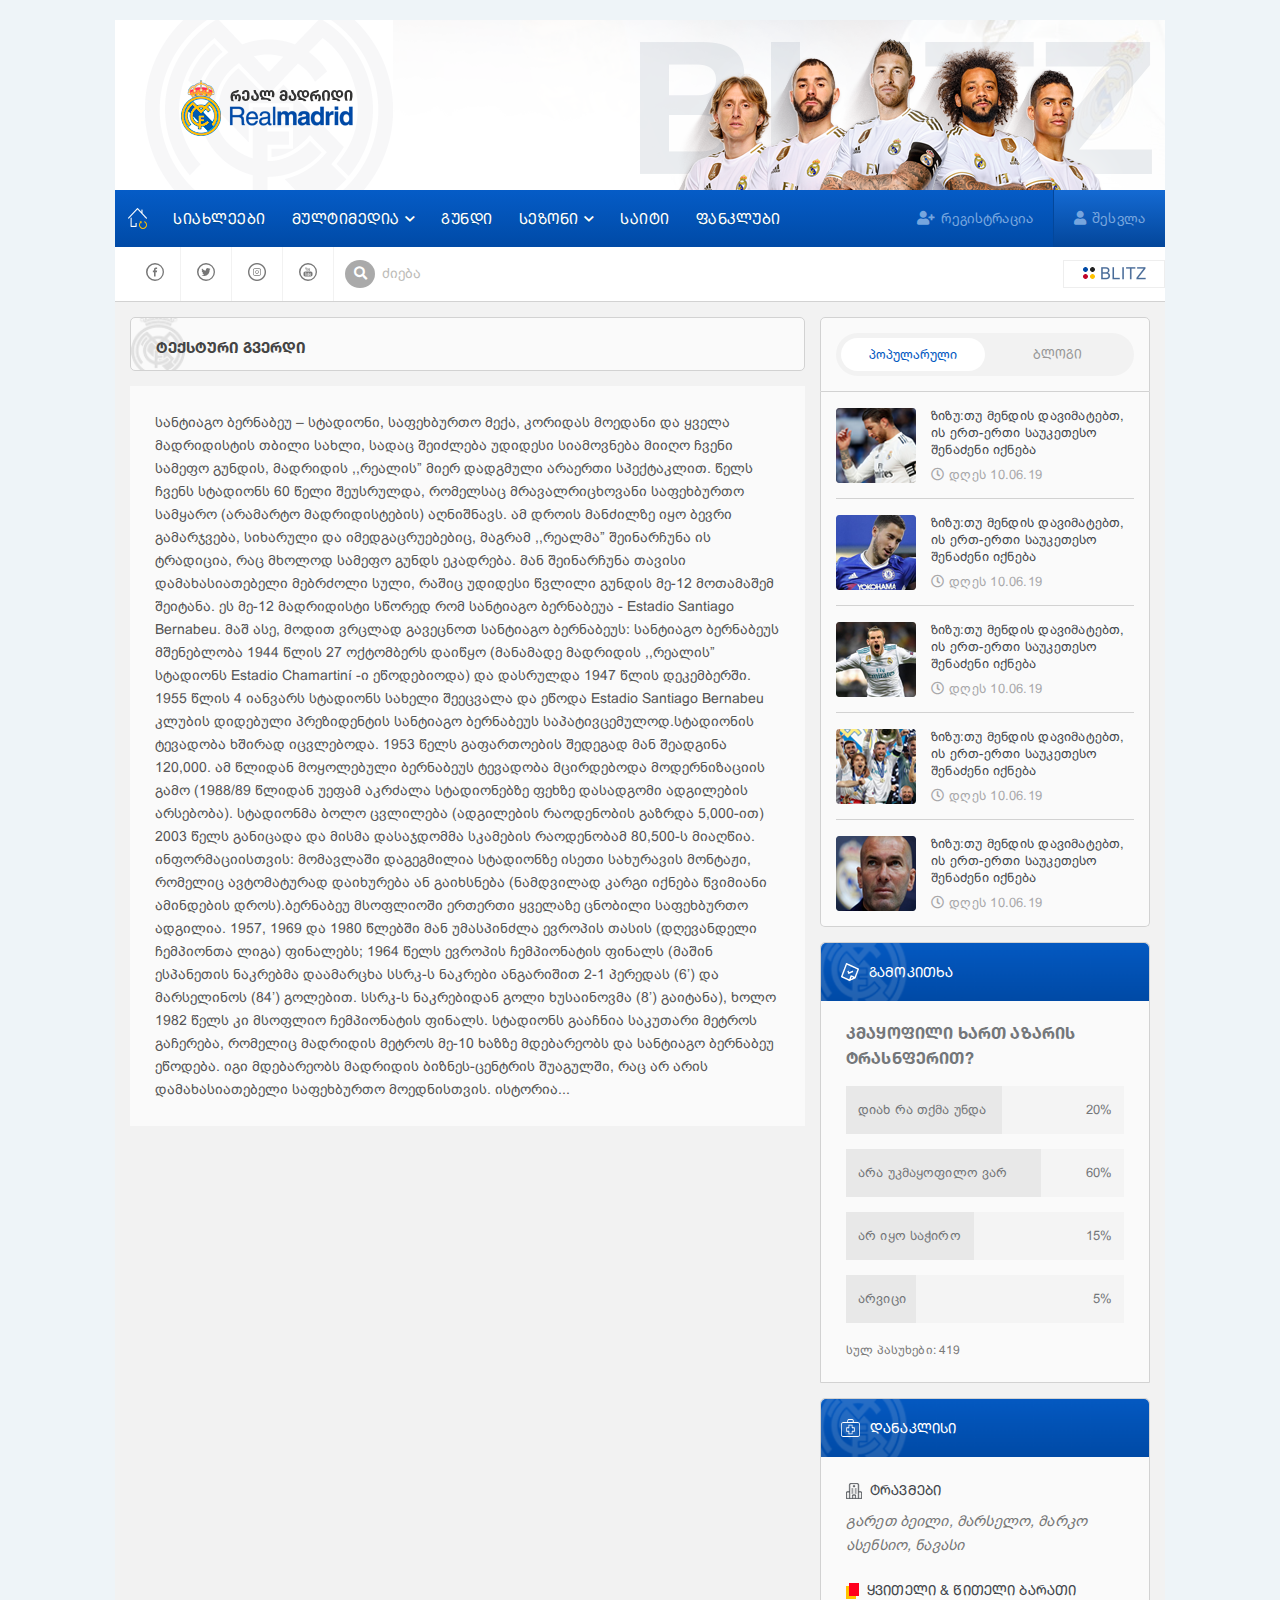
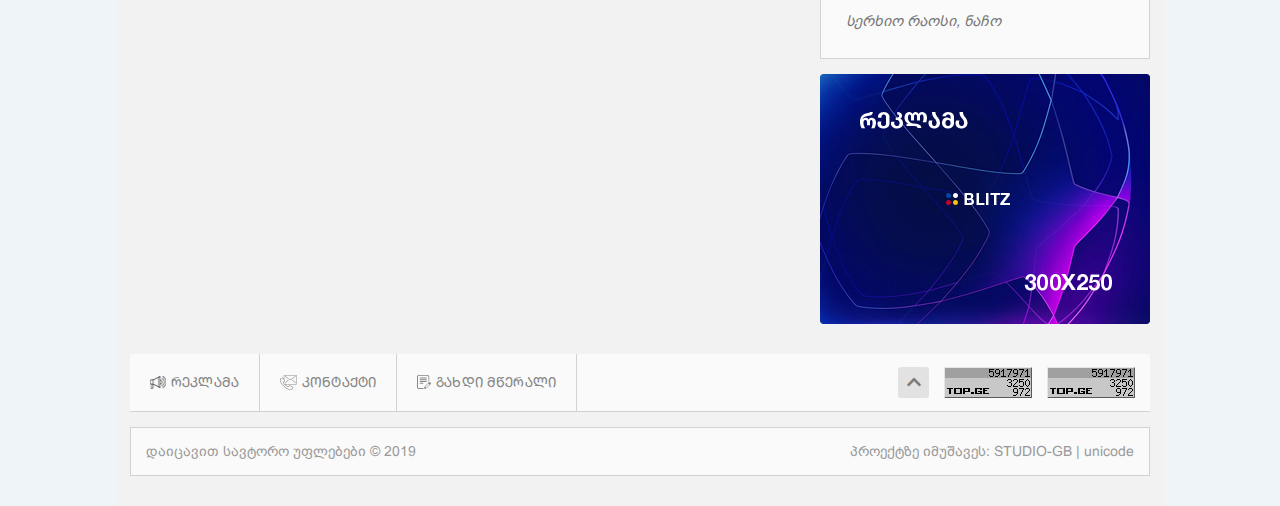
<file: Real/text_page.html>
<!DOCTYPE html>
<html lang="ka">

<head>
    <title>Real-FC</title>
    <meta charset="UTF-8">
    <meta name="viewport" content="width=device-width, initial-scale=1.0">
    <meta http-equiv="X-UA-Compatible" content="ie=edge">
    <link rel="stylesheet" href="css/font-awasome.css">
    <link rel="stylesheet" href="css/swiper.min.css">
    <link rel="stylesheet" href="css/fonts.css">
    <link rel="stylesheet" href="css/styles.css">
    <link rel="stylesheet" href="css/responsive.css">
</head>

<body>
    <div class="body">
        <header>
            <div class="top_container">
                <h1>
                    <a href="index.html"><img src="images/logo.png" alt="logo"></a>
                    <a href="index.html" class="responsive_logo"><img src="images/responsive_logo.png" alt="logo"></a>
                </h1>
                <div class="background"></div>
            </div>

            <nav class="responsive_nav nav">
                <div class="show_menu">
                    <i class="fas fa-bars"></i>
                </div>
                <div class="authorization">
                    <div class="registration">
                        <button class="registration_popup">
                            <!-- New linkshi chasma ar chirdeba -->
                            <i class="fas fa-user-plus"></i>
                        </button>
                    </div>
                    <div class="sign_in">
                        <button class="sign_in_popup">
                            <!-- New igive wyoba ro qondes i garet gamovitane -->
                            <i class="fas fa-user"></i>
                        </button>
                    </div>
                </div>
                <div class="hidden_menu">
                    <ul>
                        <li><a href="search.html">სიახლეები</a></li>
                    <li class="dropdown_menu"><a>მულტიმედია<i
                                class="fas fa-chevron-down arrow_down"></i></a>
                        <ul class="dropdown_content">
                            <li><a href="#">ვიდეო</a></li>
                            <li><a href="#">აუდიო</a></li>
                        </ul>
                    </li>
                    <li><a href="team.html">გუნდი</a></li>
                    <li class="dropdown_menu"><a>სეზონი<i
                                class="fas fa-chevron-down arrow_down"></i></a>
                        <ul class="dropdown_content">
                            <li><a href="#">ჩემპიონთა ლიგა</a></li>
                            <li><a href="#">ლა ლიგა</a></li>
                            <li><a href="#">კოპა დელ რეი</a></li>
                        </ul>
                    </li>
                    <li><a href="#">საიტი</a></li>
                    <li><a href="#">ფანკლუბი</a></li>
                    </ul>
                </div>
            </nav>
            <nav class="nav">
                <ul class="menu">
                    <li>
                        <a href="index.html"><svg xmlns="http://www.w3.org/2000/svg"
                                xmlns:xlink="http://www.w3.org/1999/xlink" width="19" height="21" viewBox="0 0 19 21">
                                <defs>
                                    <image id="9b1yb" width="19" height="19"
                                        xlink:href="[data-uri]" />
                                    <clipPath id="9b1ya">
                                        <path d="M0 19V0h19v19z" />
                                    </clipPath>
                                </defs>
                                <g>
                                    <g>
                                        <g clip-path="url(&quot;#9b1ya&quot;)">
                                            <use xlink:href="#9b1yb" />
                                        </g>
                                    </g>
                                    <g>
                                        <path fill="#fcbf00"
                                            d="M17.82 13.977a3.965 3.965 0 0 0-1.541-.985v1.24c.271.138.528.318.753.55a3.027 3.027 0 0 1 0 4.196 2.84 2.84 0 0 1-4.085 0 3.03 3.03 0 0 1 0-4.196c.003-.003.012-.009.016-.014h.001l.668.685-.004-2.174-2.115-.003.665.683a.067.067 0 0 1-.016.018c-1.561 1.603-1.561 4.205 0 5.808a3.926 3.926 0 0 0 5.658 0c1.56-1.603 1.562-4.205 0-5.808z" />
                                    </g>
                                </g>
                            </svg></a>
                    </li>
                    <li><a href="search.html">სიახლეები</a></li>
                    <li class="dropdown_menu"><a href="#">მულტიმედია<i
                                class="fas fa-chevron-down arrow_down"></i><i
                                class="fas fa-chevron-up arrow_up"></i></a>
                        <ul class="dropdown_content">
                            <li><a href="#">ვიდეო</a></li>
                            <li><a href="#">აუდიო</a></li>
                        </ul>
                    </li>
                    <li><a href="team.html">გუნდი</a></li>
                    <li class="dropdown_menu"><a href="season.html">სეზონი<i
                                class="fas fa-chevron-down arrow_down"></i><i
                                class="fas fa-chevron-up arrow_up"></i></a>
                        <ul class="dropdown_content">
                            <li><a href="#">ჩემპიონთა ლიგა</a></li>
                            <li><a href="#">ლა ლიგა</a></li>
                            <li><a href="#">კოპა დელ რეი</a></li>
                        </ul>
                    </li>
                    <li><a href="#">საიტი</a></li>
                    <li><a href="#">ფანკლუბი</a></li>
                </ul>
                <div class="authorization">
                    <div class="registration">
                        <button class="registration_popup">
                            <!-- New linkshi chasma ar chirdeba -->
                            <i class="fas fa-user-plus"></i>
                            <p>რეგისტრაცია</p>
                        </button>
                    </div>
                    <div class="sign_in">
                        <button class="sign_in_popup">
                            <!-- New igive wyoba ro qondes i garet gamovitane -->
                            <i class="fas fa-user"></i>
                            <p>შესვლა</p>
                        </button>
                    </div>
                </div>
            </nav>
            <div class="bottom_container">
                <div class="left_container">
                    <div class="social">
                        <a href="#"><svg xmlns="http://www.w3.org/2000/svg" width="18" height="18" viewBox="0 0 18 18">
                                <g>
                                    <g>
                                        <path fill="#777"
                                            d="M9.57 13.5V9.21h1.324l.241-1.588H9.57V6.48c0-.35.363-.432.532-.432h1.01V4.505L9.956 4.5c-1.583 0-1.943 1.15-1.943 1.886v1.237H6.864V9.21h1.148v4.29zM9 1.405a7.594 7.594 0 1 1 0 15.187A7.594 7.594 0 0 1 9 1.406zM9 18a9 9 0 0 0 9-9 9 9 0 0 0-9-9 9 9 0 0 0-9 9 9 9 0 0 0 9 9z" />
                                    </g>
                                </g>
                            </svg></a>
                        <a href="#"><svg xmlns="http://www.w3.org/2000/svg" width="18" height="18" viewBox="0 0 18 18">
                                <g>
                                    <g>
                                        <path fill="#777"
                                            d="M4.5 12.053zm0 0c.854.56 1.85.884 2.904.884 2.995 0 5.322-2.615 5.197-5.84l-.001-.01V7.06v-.03c.272-.2.638-.556.9-1.023a3.09 3.09 0 0 1-1.03.315c.271-.158.674-.676.773-1.086-.261.18-.862.441-1.158.441v.002a1.79 1.79 0 0 0-1.342-.618c-1.025 0-1.856.895-1.856 2 0 .152.016.3.047.445C7.542 7.468 5.916 6.717 5 5.432c-.562 1.05-.075 2.217.564 2.643-.219.017-.622-.027-.811-.226-.014.696.298 1.619 1.432 1.953-.219.128-.605.09-.773.063.06.59.824 1.358 1.66 1.358-.299.37-1.315 1.044-2.572.83zM9 1.406a7.594 7.594 0 1 1 0 15.187A7.594 7.594 0 0 1 9 1.406zM9 18a9 9 0 0 0 9-9 9 9 0 0 0-9-9 9 9 0 0 0-9 9 9 9 0 0 0 9 9z" />
                                    </g>
                                </g>
                            </svg></a>
                        <a href="#"><svg xmlns="http://www.w3.org/2000/svg" xmlns:xlink="http://www.w3.org/1999/xlink"
                                width="18" height="18" viewBox="0 0 18 18">
                                <defs>
                                    <image id="97n5b" width="18" height="18"
                                        xlink:href="[data-uri]" />
                                    <clipPath id="97n5a">
                                        <path d="M0 18V0h18v18z" />
                                    </clipPath>
                                </defs>
                                <g>
                                    <g>
                                        <g clip-path="url(&quot;#97n5a&quot;)">
                                            <use xlink:href="#97n5b" />
                                        </g>
                                    </g>
                                    <g>
                                        <path fill="#777"
                                            d="M11.023 7.3a.322.322 0 0 0 .227-.552.326.326 0 0 0-.227-.094.325.325 0 0 0-.324.323.325.325 0 0 0 .324.323zm-2.007.536a1.142 1.142 0 0 1 1.136.98 1.149 1.149 0 0 1-2.271.336 1.14 1.14 0 0 1 .213-.852 1.139 1.139 0 0 1 .922-.464zm-1.069 2.589a1.783 1.783 0 0 0 1.332.333 1.78 1.78 0 0 0 1.178-.706c.285-.385.404-.858.333-1.332a1.785 1.785 0 0 0-.505-1.005 1.785 1.785 0 0 0-1.532-.506c-.474.07-.892.32-1.178.706a1.783 1.783 0 0 0-.333 1.332c.07.474.32.892.705 1.178zM5.646 7.16c0-.836.68-1.515 1.516-1.515h3.676c.836 0 1.516.68 1.516 1.515v3.677c0 .835-.68 1.515-1.516 1.515H7.162c-.836 0-1.516-.68-1.516-1.515V7.16zM10.838 13C12.031 13 13 12.03 13 10.838V7.16C13 5.97 12.03 5 10.838 5H7.162C5.97 5 5 5.97 5 7.16v3.677C5 12.029 5.97 13 7.162 13z" />
                                    </g>
                                </g>
                            </svg></a>
                        <a href="#"><svg xmlns="http://www.w3.org/2000/svg" width="18" height="18" viewBox="0 0 18 18">
                                <g>
                                    <g>
                                        <path fill="#777"
                                            d="M7.367 7.772V6.738L8.141 4.5h-.588l-.356 1.389h-.036l-.374-1.389h-.583l.74 2.302v.97zm1.274-1.93a.22.22 0 0 1 .153-.051c.067 0 .096.017.138.052.042.034.063.079.063.136v1.14c0 .07-.02.123-.061.164-.043.038-.071.057-.14.057-.069 0-.121-.02-.157-.057-.037-.038-.055-.093-.055-.163V5.979c0-.057.02-.103.059-.136zm-.257 1.751c.135.127.2.191.423.191.232 0 .262-.062.397-.186.131-.123.197-.296.197-.516v-1.07c0-.195-.064-.388-.176-.5-.13-.13-.195-.205-.407-.205-.233 0-.298.088-.437.205-.138.118-.2.288-.2.485V7.07c0 .219.069.392.203.522zm1.516.169c.024.024.071.04.13.04a.442.442 0 0 0 .264-.096c.123-.095.225-.226.333-.421v.435h.41V5.31h-.41v1.638c-.049.057-.263.346-.3.346-.048 0-.057-.013-.08-.04-.02-.027-.032-.07-.032-.131V5.309h-.41V7.3c0 .154.013.379.095.463zm1.53 3.357v-.076c0-.092-.016-.346-.043-.383-.028-.04-.076-.059-.14-.059-.065 0-.113.02-.142.059-.029.037-.044.291-.044.383v.076zm-1.898 1.184a.214.214 0 0 0 .102.025c.052 0 .091-.016.115-.048.025-.031.075-.082.075-.154v-1.362c0-.076-.053-.132-.082-.173a.166.166 0 0 0-.134-.056.199.199 0 0 0-.092.021c-.028.014-.083.037-.113.068v1.6a.461.461 0 0 0 .129.079zM6.139 9.404h1.23v.409h-.415v2.862h-.412V9.813H6.14zm4.67.998a.613.613 0 0 1 .456-.176c.192 0 .338.053.438.16.105.112.156.456.156.659v.408h-.798v.545c0 .113.015.192.042.236.028.043.073.065.142.065.068 0 .115-.018.142-.055.027-.037.043-.117.043-.246V11.9h.428v.111c0 .222-.05.386-.156.498-.105.11-.26.167-.467.167a.562.562 0 0 1-.442-.179c-.107-.115-.16-.279-.16-.486v-.966c0-.186.059-.528.177-.643zM9.612 12.63a.55.55 0 0 1-.183-.151v.171h-.433V9.404h.408v.981a.824.824 0 0 1 .208-.156.412.412 0 0 1 .2-.054c.134 0 .239.05.31.145.07.096.106.236.106.42v1.447c0 .16-.033.28-.1.366a.354.354 0 0 1-.29.128.48.48 0 0 1-.226-.051zM7.353 10.23h.415v1.903c0 .052.009.09.027.114.018.023.047.035.087.035.03 0 .097-.015.145-.048.048-.03.119-.07.158-.117v-1.887h.404v2.446H8.16v-.295c-.08.087-.161.184-.248.23a.485.485 0 0 1-.248.072c-.099 0-.174-.033-.224-.1a.485.485 0 0 1-.087-.298zm4.503 3.268c.91 0 1.644-.753 1.644-1.68v-1.557c0-.929-.735-1.681-1.644-1.681H6.144c-.908 0-1.644.752-1.644 1.68v1.558c0 .927.736 1.68 1.644 1.68zM9 1.406a7.594 7.594 0 1 1 0 15.187A7.594 7.594 0 0 1 9 1.406zM9 18a9 9 0 0 0 9-9 9 9 0 0 0-9-9 9 9 0 0 0-9 9 9 9 0 0 0 9 9z" />
                                    </g>
                                </g>
                            </svg></a>
                    </div>
                    <div class="form">
                        <form action="action.php" method="get">
                            <button><i class="fas fa-search"></i></button>
                            <input type="text" name="search" placeholder="ძიება">
                        </form>
                    </div>
                </div>
                <div class="right_container">
                    <div class="company_icons">
                        <div class="hover_container">
                            <div class="row">
                                <div class="team">
                                    <a href="#"><img src="images/icons/barca.png" alt="juve">mybarca.ge</a>
                                </div>
                                <div class="team">
                                    <a href="#"><img src="images/icons/barca.png" alt="juve">mybarca.ge</a>
                                </div>
                                <div class="team">
                                    <a href="#"><img src="images/icons/barca.png" alt="juve">mybarca.ge</a>
                                </div>
                                <div class="team">
                                    <a href="#"><img src="images/icons/barca.png" alt="juve">mybarca.ge</a>
                                </div>
                            </div>
                            <div class="row">
                                <div class="team">
                                    <a href="#"><img src="images/icons/barca.png" alt="juve">mybarca.ge</a>
                                </div>
                                <div class="team">
                                    <a href="#"><img src="images/icons/barca.png" alt="juve">mybarca.ge</a>
                                </div>
                                <div class="team">
                                    <a href="#"><img src="images/icons/barca.png" alt="juve">mybarca.ge</a>
                                </div>
                                <div class="team">
                                    <a href="#"><img src="images/icons/barca.png" alt="juve">mybarca.ge</a>
                                </div>
                            </div>

                            
                        </div>
                        <div class="blitz">
                            <i class="fas fa-caret-left"></i>
                            <a href="#"></a>
                        </div>
                    </div>
                </div>
            </div>
        </header>
        <div class="web_content">
            <div class="left_right_side">
                <div class="left_side border">
                    <div class="title text_background">
                        <h5>ტექსტური გვერდი</h5>
                    </div>
                    <div class="text_container">
                        <p>სანტიაგო ბერნაბეუ – სტადიონი, საფეხბურთო მექა, კორიდას მოედანი და ყველა 
                                მადრიდისტის თბილი სახლი, სადაც შეიძლება უდიდესი სიამოვნება მიიღო ჩვენი 
                                სამეფო გუნდის, მადრიდის ,,რეალის” მიერ დადგმული არაერთი სპექტაკლით. წელს 
                                ჩვენს სტადიონს 60 წელი შეუსრულდა, რომელსაც მრავალრიცხოვანი საფეხბურთო 
                                სამყარო (არამარტო მადრიდისტების) აღნიშნავს. ამ დროის მანძილზე იყო ბევრი 
                                გამარჯვება, სიხარული და იმედგაცრუებებიც, მაგრამ ,,რეალმა” შეინარჩუნა ის 
                                ტრადიცია, რაც მხოლოდ სამეფო გუნდს ეკადრება. მან შეინარჩუნა თავისი 
                                დამახასიათებელი მებრძოლი სული, რაშიც უდიდესი წვლილი გუნდის მე-12 მოთამაშემ 
                                შეიტანა. ეს მე-12 მადრიდისტი სწორედ რომ სანტიაგო ბერნაბეუა - Estadio Santiago 
                                Bernabeu. მაშ ასე, მოდით ვრცლად გავეცნოთ სანტიაგო ბერნაბეუს:
                                სანტიაგო ბერნაბეუს მშენებლობა 1944 წლის 27 ოქტომბერს დაიწყო (მანამადე 
                                მადრიდის ,,რეალის” სტადიონს Estadio Chamartiní -ი ეწოდებიოდა) და დასრულდა 1947 
                                წლის დეკემბერში. 1955 წლის 4 იანვარს სტადიონს სახელი შეეცვალა და ეწოდა Estadio 
                                Santiago Bernabeu კლუბის დიდებული პრეზიდენტის სანტიაგო ბერნაბეუს 
                                საპატივცემულოდ.სტადიონის ტევადობა ხშირად იცვლებოდა. 1953 წელს გაფართოების 
                                შედეგად მან შეადგინა 120,000. ამ წლიდან მოყოლებული ბერნაბეუს ტევადობა 
                                მცირდებოდა მოდერნიზაციის გამო (1988/89 წლიდან უეფამ აკრძალა სტადიონებზე 
                                ფეხზე დასადგომი ადგილების არსებობა). სტადიონმა ბოლო ცვლილება (ადგილების 
                                რაოდენობის გაზრდა 5,000-ით) 2003 წელს განიცადა და მისმა დასაჯდომმა სკამების 
                                რაოდენობამ 80,500-ს მიაღწია. ინფორმაციისთვის: მომავლაში დაგეგმილია სტადიონზე
                                ისეთი სახურავის მონტაჟი, რომელიც ავტომატურად დაიხურება ან გაიხსნება 
                                (ნამდვილად კარგი იქნება წვიმიანი ამინდების დროს).ბერნაბეუ მსოფლიოში ერთერთი 
                                ყველაზე ცნობილი საფეხბურთო ადგილია. 1957, 1969 და 1980 წლებში მან უმასპინძლა 
                                ევროპის თასის (დღევანდელი ჩემპიონთა ლიგა) ფინალებს; 1964 წელს ევროპის 
                                ჩემპიონატის ფინალს (მაშინ ესპანეთის ნაკრებმა დაამარცხა სსრკ-ს ნაკრები ანგარიშით 
                                2-1 პერედას (6’) და მარსელინოს (84’) გოლებით. სსრკ-ს ნაკრებიდან გოლი 
                                ხუსაინოვმა (8’) გაიტანა), ხოლო 1982 წელს კი მსოფლიო ჩემპიონატის ფინალს.
                                სტადიონს გააჩნია საკუთარი მეტროს გაჩერება, რომელიც მადრიდის მეტროს მე-10 
                                ხაზზე მდებარეობს და სანტიაგო ბერნაბეუ ეწოდება. იგი მდებარეობს მადრიდის 
                                ბიზნეს-ცენტრის შუაგულში, რაც არ არის დამახასიათებელი საფეხბურთო მოედნისთვის.
                                ისტორია...</p>
                    </div>
                </div>
                <div class="right_side">
                    <div class="blog_container">
                        <div class="tab">
                            <button class="tablinks active previous openTabs" data-tab="popular">პოპულარული</button>
                            <button class="tablinks next openTabs" data-tab="blog">ბლოგი</button>
                        </div>
                    </div>
                    <div id="popular" class="tabcontent show_tab active blog popular">
                        <div class="blog_content">
                            <div class="image_container">
                                <img src="images/blog_images/1.png" alt="1">
                                <div class="hover_container"><i class="far fa-eye"></i></div>
                            </div>
                            <div class="text_container">
                                <h3><a href="#">ზიზუ:თუ მენდის დავიმატებთ, ის ერთ-ერთი საუკეთესო შენაძენი იქნება</a>
                                </h3>
                                <span><i class="far fa-clock"></i>დღეს 10.06.19</span>
                            </div>
                        </div>
                        <div class="blog_content">
                            <div class="image_container">
                                <img src="images/blog_images/2.png" alt="2">
                                <div class="hover_container"><i class="far fa-eye"></i></div>
                            </div>
                            <div class="text_container">
                                <h3><a href="#">ზიზუ:თუ მენდის დავიმატებთ, ის ერთ-ერთი საუკეთესო შენაძენი იქნება</a>
                                </h3>
                                <span><i class="far fa-clock"></i>დღეს 10.06.19</span>
                            </div>
                        </div>
                        <div class="blog_content">
                            <div class="image_container">
                                <img src="images/blog_images/3.png" alt="3">
                                <div class="hover_container"><i class="far fa-eye"></i></div>
                            </div>
                            <div class="text_container">
                                <h3><a href="#">ზიზუ:თუ მენდის დავიმატებთ, ის ერთ-ერთი საუკეთესო შენაძენი იქნება</a>
                                </h3>
                                <span><i class="far fa-clock"></i>დღეს 10.06.19</span>
                            </div>
                        </div>
                        <div class="blog_content">
                            <div class="image_container">
                                <img src="images/blog_images/4.png" alt="4">
                                <div class="hover_container"><i class="far fa-eye"></i></div>
                            </div>
                            <div class="text_container">
                                <h3><a href="#">ზიზუ:თუ მენდის დავიმატებთ, ის ერთ-ერთი საუკეთესო შენაძენი იქნება</a>
                                </h3>
                                <span><i class="far fa-clock"></i>დღეს 10.06.19</span>
                            </div>
                        </div>
                        <div class="blog_content">
                            <div class="image_container">
                                <img src="images/blog_images/5.png" alt="5">
                                <div class="hover_container"><i class="far fa-eye"></i></div>
                            </div>
                            <div class="text_container">
                                <h3><a href="#">ზიზუ:თუ მენდის დავიმატებთ, ის ერთ-ერთი საუკეთესო შენაძენი იქნება</a>
                                </h3>
                                <span><i class="far fa-clock"></i>დღეს 10.06.19</span>
                            </div>
                        </div>
                    </div>
                    <div id="blog" class="tabcontent show_tab blog popular">
                        <div class="blog_content">
                            <div class="image_container">
                                <img src="images/blog_images/1.png" alt="1">
                                <div class="hover_container"><i class="far fa-eye"></i></div>
                            </div>
                            <div class="text_container">
                                <h3><a href="#">ზიზუ:თუ მენდის დავიმატებთ, ის ერთ-ერთი საუკეთესო შენაძენი იქნება</a>
                                </h3>
                                <span><i class="far fa-clock"></i>დღეს 10.06.19</span>
                            </div>
                        </div>
                        <div class="blog_content">
                            <div class="image_container">
                                <img src="images/blog_images/2.png" alt="2">
                                <div class="hover_container"><i class="far fa-eye"></i></div>
                            </div>
                            <div class="text_container">
                                <h3><a href="#">ზიზუ:თუ მენდის დავიმატებთ, ის ერთ-ერთი საუკეთესო შენაძენი იქნება</a>
                                </h3>
                                <span><i class="far fa-clock"></i>დღეს 10.06.19</span>
                            </div>
                        </div>
                        <div class="blog_content">
                            <div class="image_container">
                                <img src="images/blog_images/3.png" alt="3">
                                <div class="hover_container"><i class="far fa-eye"></i></div>
                            </div>
                            <div class="text_container">
                                <h3><a href="#">ზიზუ:თუ მენდის დავიმატებთ, ის ერთ-ერთი საუკეთესო შენაძენი იქნება</a>
                                </h3>
                                <span><i class="far fa-clock"></i>დღეს 10.06.19</span>
                            </div>
                        </div>
                        <div class="blog_content">
                            <div class="image_container">
                                <img src="images/blog_images/4.png" alt="4">
                                <div class="hover_container"><i class="far fa-eye"></i></div>
                            </div>
                            <div class="text_container">
                                <h3><a href="#">ზიზუ:თუ მენდის დავიმატებთ, ის ერთ-ერთი საუკეთესო შენაძენი იქნება</a>
                                </h3>
                                <span><i class="far fa-clock"></i>დღეს 10.06.19</span>
                            </div>
                        </div>
                        <div class="blog_content">
                            <div class="image_container">
                                <img src="images/blog_images/5.png" alt="5">
                                <div class="hover_container"><i class="far fa-eye"></i></div>
                            </div>
                            <div class="text_container">
                                <h3><a href="#">ზიზუ:თუ მენდის დავიმატებთ, ის ერთ-ერთი საუკეთესო შენაძენი იქნება</a>
                                </h3>
                                <span><i class="far fa-clock"></i>დღეს 10.06.19</span>
                            </div>
                        </div>
                    </div>
                    <div class="poll_container">
                        <div class="background_container">
                            <div class="top_container">
                                <img src="images/icons/poll.png" alt="poll">
                                <span>გამოკითხა</span>
                            </div>
                        </div>
                        <div class="poll_text">
                            <h4>კმაყოფილი ხართ აზარის ტრასნფერით?</h4>

                            <div class="progress">
                                <div class="progress_bar" style="width: 56%"><span>დიახ რა თქმა უნდა</span></div>
                                <span>20%</span>
                            </div>
                            <div class="progress">
                                <div class="progress_bar" style="width: 70%"><span>არა უკმაყოფილო ვარ</span></div>
                                <span>60%</span>
                            </div>
                            <div class="progress">
                                <div class="progress_bar" style="width: 46%"><span>არ იყო საჭირო</span></div>
                                <span>15%</span>
                            </div>
                            <div class="progress">
                                <div class="progress_bar" style="width: 25%"><span>არვიცი</span></div>
                                <span>5%</span>
                            </div>
                            <span class="answers">სულ პასუხები: 419</span>
                        </div>
                    </div>
                    <div class="loss_container">
                        <div class="background_container">
                            <div class="top_container">
                                <img src="images/icons/loss.png" alt="loss">
                                <span>დანაკლისი</span>
                            </div>
                        </div>
                        <div class="loss_text">
                            <div class="loss_title">
                                <img src="images/icons/injury.png" alt="injury">
                                <h4>ტრავმები</h4>
                            </div>
                            <p>გარეთ ბეილი, მარსელო, მარკო ასენსიო, ნავასი</p>
                            <div class="loss_title">
                                <img src="images/icons/red_yellow.png" alt="red_yellow">
                                <h4>ყვითელი & წითელი ბარათი</h4>
                            </div>
                            <p>სერხიო რაოსი, ნაჩო</p>
                        </div>
                    </div>
                    <div class="reclam_banner"></div>
                </div>
            </div>
            <div class="reclam">
                <div class="left">
                    <div class="container">
                        <a href="contact.html">
                            <img src="images/icons/reclam.png" alt="reclam">
                            <span>რეკლამა</span>
                        </a>
                    </div>
                    <div class="container">
                        <a href="contact.html">
                            <img src="images/icons/contact.png" alt="contact">
                            <span>კონტაქტი</span>
                        </a>
                    </div>
                    <div class="container">
                        <a href="contact.html"><img src="images/icons/writer.png" alt="writer">
                            <span>გახდი მწერალი</span>
                        </a>
                    </div>
                </div>
                <div class="right">
                    <span class="responsive_up">Up</span><a href="javascript:" id="return-to-top"><i class="fas fa-chevron-up"></i></a>
                    <div class="top_ge">
                        <img src="images/top.png" alt="top.ge">
                    </div>
                    <div class="top_ge">
                        <img src="images/top.png" alt="top.ge">
                    </div>
                </div>
            </div>
            <footer>
                <div class="left">
                    <span>დაიცავით სავტორო უფლებები &copy; 2019 </span>
                </div>
                <div class="right">
                    <span>პროექტზე იმუშავეს: STUDIO-GB | unicode</span>
                </div>
            </footer>
        </div>



        <!-- Registration popup -->

        <div class="popup_container show_popup">
            <div class="registration">
                <div class="registration_content">
                    <h3>რეგისტრაცია</h3>
                </div>
                <div class="inside_content">
                    <form action="action.php" method="get">
                        <label>
                            <label for="name">მომხმარებლის სახელი</label>
                            <input type="text" id="name">
                        </label>
                        <label>
                            <label for="password">პაროლი</label>
                            <input type="password" id="password">
                        </label>
                        <label>
                            <label for="return_password">გაიმეორე პაროლი</label>
                            <input type="password" id="return_password">
                        </label>
                        <label>
                            <label for="email">ელ.ფოსტა</label>
                            <input type="email" id="email">
                        </label>
                        <button class="registration_button">რეგისტრაცია</button>
                        <button class="registration_button">Facebook ავტორიზაცია</button>
                    </form>
                </div>
                <div class="close_container">
                    <i class="fas fa-times"></i>
                </div>
            </div>
        </div>

        <!-- Registration popup -->

        <div class="popup_container show_popup">
            <div class="overlay"></div>
            <div class="registration">
                <div class="registration_content">
                    <h3>რეგისტრაცია</h3>
                </div>
                <div class="inside_content">
                    <form action="action.php" method="get">
                        <label>
                            <label for="name">მომხმარებლის სახელი</label>
                            <input type="text" id="name">
                        </label>
                        <label>
                            <label for="password">პაროლი</label>
                            <input type="password" id="password">
                        </label>
                        <label>
                            <label for="return_password">გაიმეორე პაროლი</label>
                            <input type="password" id="return_password">
                        </label>
                        <label>
                            <label for="email">ელ.ფოსტა</label>
                            <input type="email" id="email">
                        </label>
                        <button class="registration_button">რეგისტრაცია</button>
                        <button class="registration_button">Facebook ავტორიზაცია</button>
                    </form>
                </div>
                <div class="close_container">
                    <i class="fas fa-times"></i>
                </div>
            </div>
        </div>

        <!-- Sign in popup -->

        <div class="popup_container sign_in_popup_container">
            <div class="overlay"></div>
            <div class="registration">
                <div class="registration_content">
                    <h3>ავტორიზაცია</h3>
                </div>
                <div class="inside_content">
                    <form action="action.php" method="get">
                        <div class="input_container">
                            <i class="fas fa-user"></i>
                            <input type="text" placeholder="სახელი">
                        </div>
                        <div class="input_container">
                            <i class="fas fa-lock"></i>
                            <input id="password" class="password" type="password" placeholder="პაროლი">
                            <div class="see_password" id="see_password">
                                <i class="far fa-eye"></i>
                            </div>
                        </div>
                        <label class="checked">
                            <input type="checkbox" id="check" name="password" value="password">
                            <label for="check">დავამახსოვრებ</label>
                        </label>
                        <div class="button">
                            <button class="sign_in">შესვლა</button>
                            <button class="password">პაროლის აღდგენა</button>
                        </div>
                        <button class="registration_button">Facebook ავტორიზაცია</button>
                    </form>
                </div>
                <div class="close_container">
                    <i class="fas fa-times"></i>
                </div>
            </div>
        </div>

    </div>

    <script src="js/swiper.min.js"></script>
    <script src="js/jquery-3.3.1.min.js"></script>
    <script src="js/countdown.js"></script>
    <script src="js/redactor.js"></script>
    <script src="js/redactor-emoticons.js"></script>
    <script src="js/script.js"></script>
</body>

</html>
</file>
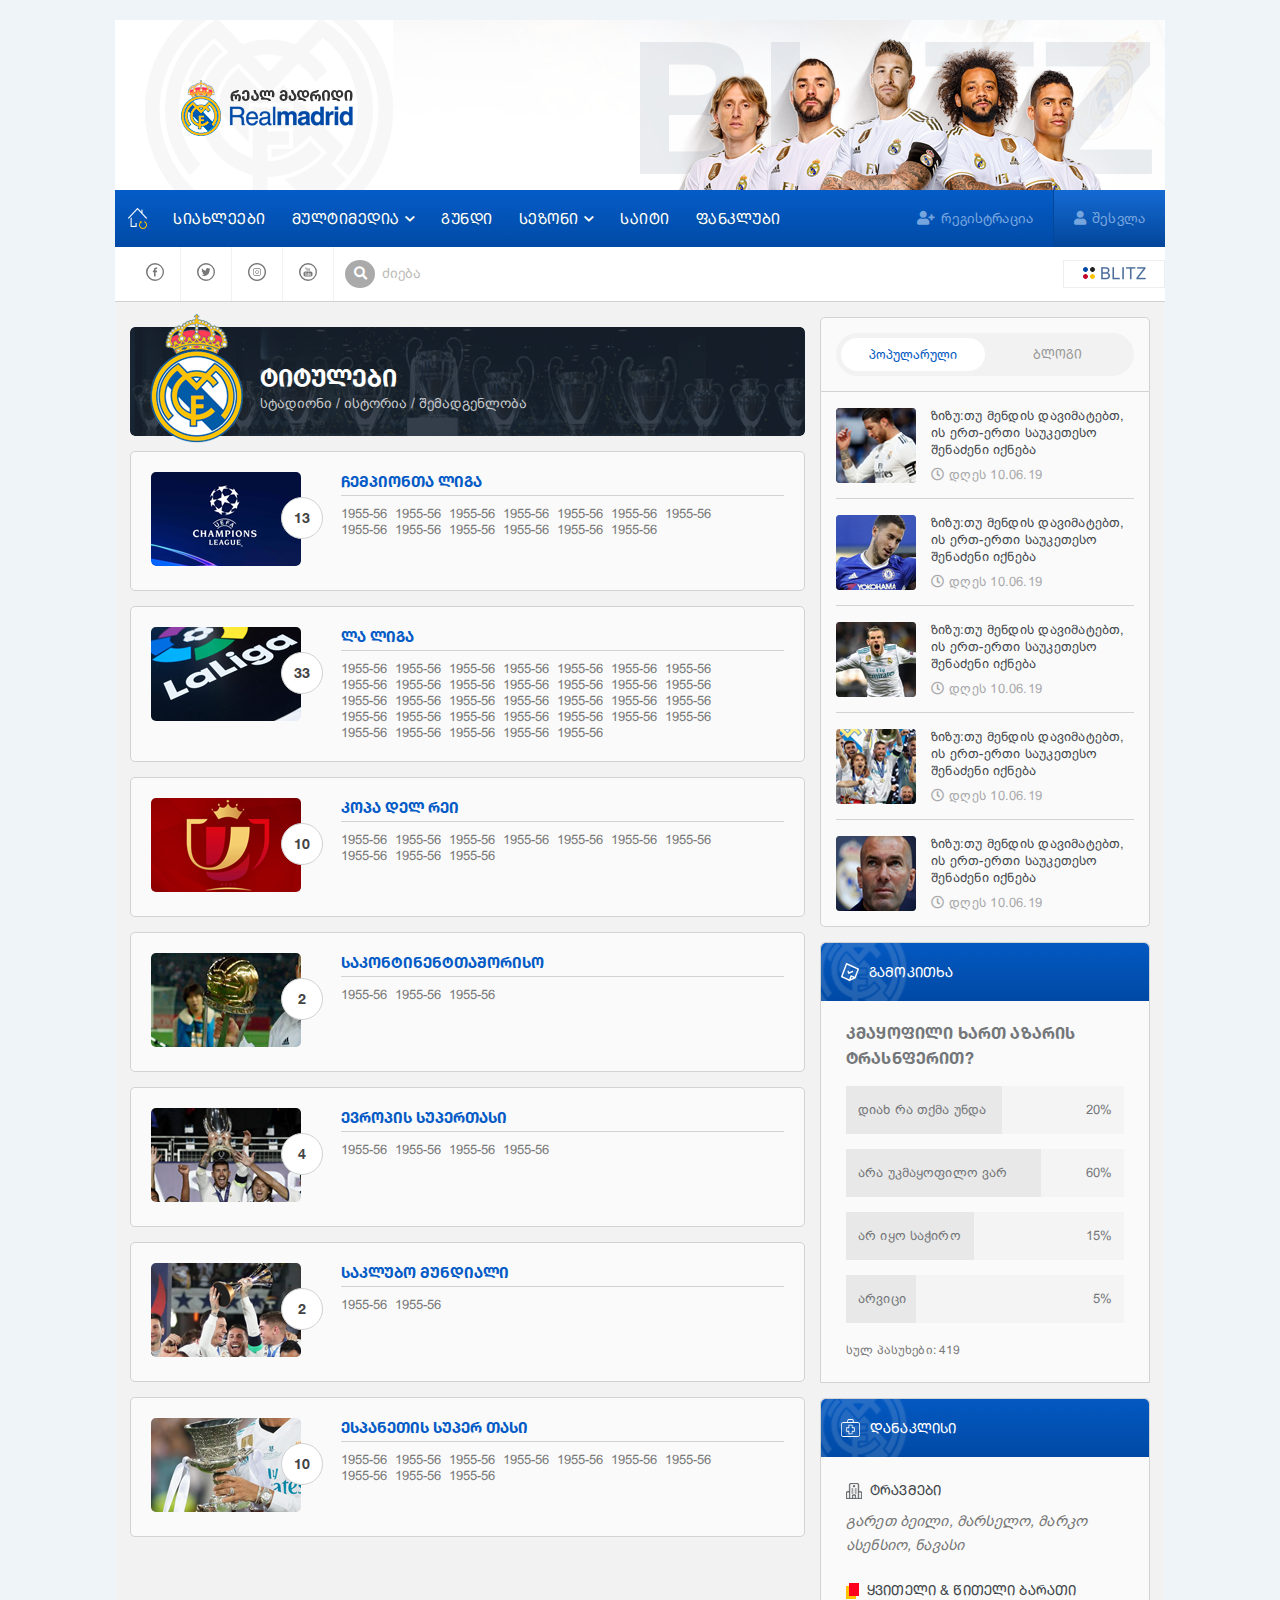
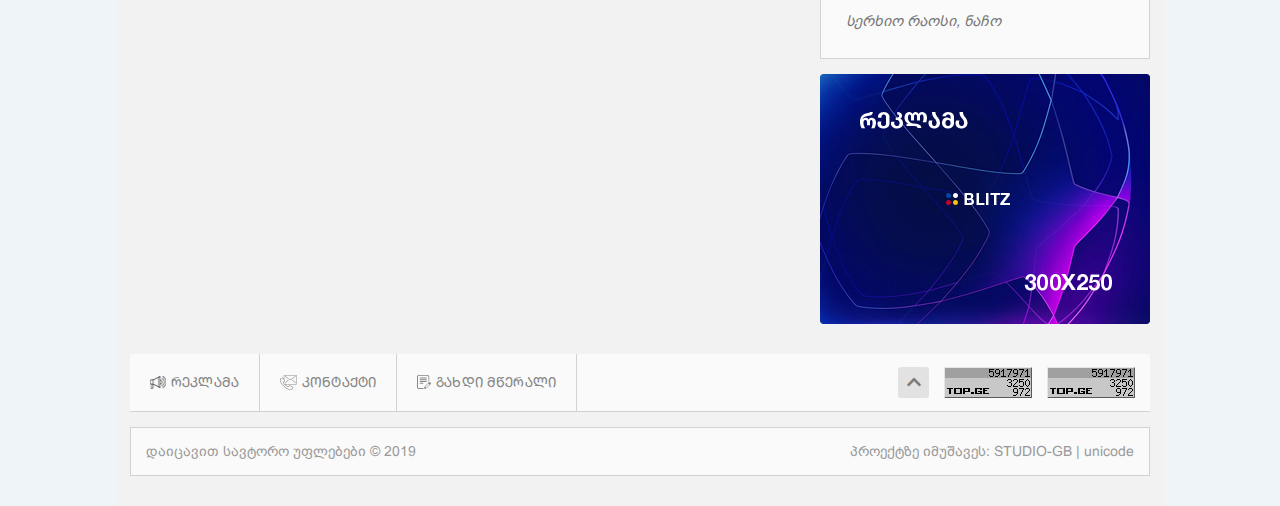
<file: Real/titles.html>
<!DOCTYPE html>
<html lang="ka">

<head>
    <title>Real-FC</title>
    <meta charset="UTF-8">
    <meta name="viewport" content="width=device-width, initial-scale=1.0">
    <meta http-equiv="X-UA-Compatible" content="ie=edge">
    <link rel="stylesheet" href="css/font-awasome.css">
    <link rel="stylesheet" href="css/swiper.min.css">
    <link rel="stylesheet" href="css/fonts.css">
    <link rel="stylesheet" href="css/styles.css">
    <link rel="stylesheet" href="css/responsive.css">
</head>

<body>
    <div class="body">
        <header>
            <div class="top_container">
                <h1>
                    <a href="index.html"><img src="images/logo.png" alt="logo"></a>
                    <a href="index.html" class="responsive_logo"><img src="images/responsive_logo.png" alt="logo"></a>
                </h1>
                <div class="background"></div>
            </div>

            <nav class="responsive_nav nav">
                <div class="show_menu">
                    <i class="fas fa-bars"></i>
                </div>
                <div class="authorization">
                    <div class="registration">
                        <button class="registration_popup">
                            <!-- New linkshi chasma ar chirdeba -->
                            <i class="fas fa-user-plus"></i>
                        </button>
                    </div>
                    <div class="sign_in">
                        <button class="sign_in_popup">
                            <!-- New igive wyoba ro qondes i garet gamovitane -->
                            <i class="fas fa-user"></i>
                        </button>
                    </div>
                </div>
                <div class="hidden_menu">
                    <ul>
                        <li><a href="search.html">სიახლეები</a></li>
                    <li class="dropdown_menu"><a>მულტიმედია<i
                                class="fas fa-chevron-down arrow_down"></i></a>
                        <ul class="dropdown_content">
                            <li><a href="#">ვიდეო</a></li>
                            <li><a href="#">აუდიო</a></li>
                        </ul>
                    </li>
                    <li><a href="team.html">გუნდი</a></li>
                    <li class="dropdown_menu"><a>სეზონი<i
                                class="fas fa-chevron-down arrow_down"></i></a>
                        <ul class="dropdown_content">
                            <li><a href="#">ჩემპიონთა ლიგა</a></li>
                            <li><a href="#">ლა ლიგა</a></li>
                            <li><a href="#">კოპა დელ რეი</a></li>
                        </ul>
                    </li>
                    <li><a href="#">საიტი</a></li>
                    <li><a href="#">ფანკლუბი</a></li>
                    </ul>
                </div>
            </nav>
            <nav class="nav">
                <ul class="menu">
                    <li>
                        <a href="index.html"><svg xmlns="http://www.w3.org/2000/svg"
                                xmlns:xlink="http://www.w3.org/1999/xlink" width="19" height="21" viewBox="0 0 19 21">
                                <defs>
                                    <image id="9b1yb" width="19" height="19"
                                        xlink:href="[data-uri]" />
                                    <clipPath id="9b1ya">
                                        <path d="M0 19V0h19v19z" />
                                    </clipPath>
                                </defs>
                                <g>
                                    <g>
                                        <g clip-path="url(&quot;#9b1ya&quot;)">
                                            <use xlink:href="#9b1yb" />
                                        </g>
                                    </g>
                                    <g>
                                        <path fill="#fcbf00"
                                            d="M17.82 13.977a3.965 3.965 0 0 0-1.541-.985v1.24c.271.138.528.318.753.55a3.027 3.027 0 0 1 0 4.196 2.84 2.84 0 0 1-4.085 0 3.03 3.03 0 0 1 0-4.196c.003-.003.012-.009.016-.014h.001l.668.685-.004-2.174-2.115-.003.665.683a.067.067 0 0 1-.016.018c-1.561 1.603-1.561 4.205 0 5.808a3.926 3.926 0 0 0 5.658 0c1.56-1.603 1.562-4.205 0-5.808z" />
                                    </g>
                                </g>
                            </svg></a>
                    </li>
                    <li><a href="search.html">სიახლეები</a></li>
                    <li class="dropdown_menu"><a href="#">მულტიმედია<i
                                class="fas fa-chevron-down arrow_down"></i><i
                                class="fas fa-chevron-up arrow_up"></i></a>
                        <ul class="dropdown_content">
                            <li><a href="#">ვიდეო</a></li>
                            <li><a href="#">აუდიო</a></li>
                        </ul>
                    </li>
                    <li><a href="team.html">გუნდი</a></li>
                    <li class="dropdown_menu"><a href="season.html">სეზონი<i
                                class="fas fa-chevron-down arrow_down"></i><i
                                class="fas fa-chevron-up arrow_up"></i></a>
                        <ul class="dropdown_content">
                            <li><a href="#">ჩემპიონთა ლიგა</a></li>
                            <li><a href="#">ლა ლიგა</a></li>
                            <li><a href="#">კოპა დელ რეი</a></li>
                        </ul>
                    </li>
                    <li><a href="#">საიტი</a></li>
                    <li><a href="#">ფანკლუბი</a></li>
                </ul>
                <div class="authorization">
                    <div class="registration">
                        <button class="registration_popup">
                            <!-- New linkshi chasma ar chirdeba -->
                            <i class="fas fa-user-plus"></i>
                            <p>რეგისტრაცია</p>
                        </button>
                    </div>
                    <div class="sign_in">
                        <button class="sign_in_popup">
                            <!-- New igive wyoba ro qondes i garet gamovitane -->
                            <i class="fas fa-user"></i>
                            <p>შესვლა</p>
                        </button>
                    </div>
                </div>
            </nav>
            <div class="bottom_container">
                <div class="left_container">
                    <div class="social">
                        <a href="#"><svg xmlns="http://www.w3.org/2000/svg" width="18" height="18" viewBox="0 0 18 18">
                                <g>
                                    <g>
                                        <path fill="#777"
                                            d="M9.57 13.5V9.21h1.324l.241-1.588H9.57V6.48c0-.35.363-.432.532-.432h1.01V4.505L9.956 4.5c-1.583 0-1.943 1.15-1.943 1.886v1.237H6.864V9.21h1.148v4.29zM9 1.405a7.594 7.594 0 1 1 0 15.187A7.594 7.594 0 0 1 9 1.406zM9 18a9 9 0 0 0 9-9 9 9 0 0 0-9-9 9 9 0 0 0-9 9 9 9 0 0 0 9 9z" />
                                    </g>
                                </g>
                            </svg></a>
                        <a href="#"><svg xmlns="http://www.w3.org/2000/svg" width="18" height="18" viewBox="0 0 18 18">
                                <g>
                                    <g>
                                        <path fill="#777"
                                            d="M4.5 12.053zm0 0c.854.56 1.85.884 2.904.884 2.995 0 5.322-2.615 5.197-5.84l-.001-.01V7.06v-.03c.272-.2.638-.556.9-1.023a3.09 3.09 0 0 1-1.03.315c.271-.158.674-.676.773-1.086-.261.18-.862.441-1.158.441v.002a1.79 1.79 0 0 0-1.342-.618c-1.025 0-1.856.895-1.856 2 0 .152.016.3.047.445C7.542 7.468 5.916 6.717 5 5.432c-.562 1.05-.075 2.217.564 2.643-.219.017-.622-.027-.811-.226-.014.696.298 1.619 1.432 1.953-.219.128-.605.09-.773.063.06.59.824 1.358 1.66 1.358-.299.37-1.315 1.044-2.572.83zM9 1.406a7.594 7.594 0 1 1 0 15.187A7.594 7.594 0 0 1 9 1.406zM9 18a9 9 0 0 0 9-9 9 9 0 0 0-9-9 9 9 0 0 0-9 9 9 9 0 0 0 9 9z" />
                                    </g>
                                </g>
                            </svg></a>
                        <a href="#"><svg xmlns="http://www.w3.org/2000/svg" xmlns:xlink="http://www.w3.org/1999/xlink"
                                width="18" height="18" viewBox="0 0 18 18">
                                <defs>
                                    <image id="97n5b" width="18" height="18"
                                        xlink:href="[data-uri]" />
                                    <clipPath id="97n5a">
                                        <path d="M0 18V0h18v18z" />
                                    </clipPath>
                                </defs>
                                <g>
                                    <g>
                                        <g clip-path="url(&quot;#97n5a&quot;)">
                                            <use xlink:href="#97n5b" />
                                        </g>
                                    </g>
                                    <g>
                                        <path fill="#777"
                                            d="M11.023 7.3a.322.322 0 0 0 .227-.552.326.326 0 0 0-.227-.094.325.325 0 0 0-.324.323.325.325 0 0 0 .324.323zm-2.007.536a1.142 1.142 0 0 1 1.136.98 1.149 1.149 0 0 1-2.271.336 1.14 1.14 0 0 1 .213-.852 1.139 1.139 0 0 1 .922-.464zm-1.069 2.589a1.783 1.783 0 0 0 1.332.333 1.78 1.78 0 0 0 1.178-.706c.285-.385.404-.858.333-1.332a1.785 1.785 0 0 0-.505-1.005 1.785 1.785 0 0 0-1.532-.506c-.474.07-.892.32-1.178.706a1.783 1.783 0 0 0-.333 1.332c.07.474.32.892.705 1.178zM5.646 7.16c0-.836.68-1.515 1.516-1.515h3.676c.836 0 1.516.68 1.516 1.515v3.677c0 .835-.68 1.515-1.516 1.515H7.162c-.836 0-1.516-.68-1.516-1.515V7.16zM10.838 13C12.031 13 13 12.03 13 10.838V7.16C13 5.97 12.03 5 10.838 5H7.162C5.97 5 5 5.97 5 7.16v3.677C5 12.029 5.97 13 7.162 13z" />
                                    </g>
                                </g>
                            </svg></a>
                        <a href="#"><svg xmlns="http://www.w3.org/2000/svg" width="18" height="18" viewBox="0 0 18 18">
                                <g>
                                    <g>
                                        <path fill="#777"
                                            d="M7.367 7.772V6.738L8.141 4.5h-.588l-.356 1.389h-.036l-.374-1.389h-.583l.74 2.302v.97zm1.274-1.93a.22.22 0 0 1 .153-.051c.067 0 .096.017.138.052.042.034.063.079.063.136v1.14c0 .07-.02.123-.061.164-.043.038-.071.057-.14.057-.069 0-.121-.02-.157-.057-.037-.038-.055-.093-.055-.163V5.979c0-.057.02-.103.059-.136zm-.257 1.751c.135.127.2.191.423.191.232 0 .262-.062.397-.186.131-.123.197-.296.197-.516v-1.07c0-.195-.064-.388-.176-.5-.13-.13-.195-.205-.407-.205-.233 0-.298.088-.437.205-.138.118-.2.288-.2.485V7.07c0 .219.069.392.203.522zm1.516.169c.024.024.071.04.13.04a.442.442 0 0 0 .264-.096c.123-.095.225-.226.333-.421v.435h.41V5.31h-.41v1.638c-.049.057-.263.346-.3.346-.048 0-.057-.013-.08-.04-.02-.027-.032-.07-.032-.131V5.309h-.41V7.3c0 .154.013.379.095.463zm1.53 3.357v-.076c0-.092-.016-.346-.043-.383-.028-.04-.076-.059-.14-.059-.065 0-.113.02-.142.059-.029.037-.044.291-.044.383v.076zm-1.898 1.184a.214.214 0 0 0 .102.025c.052 0 .091-.016.115-.048.025-.031.075-.082.075-.154v-1.362c0-.076-.053-.132-.082-.173a.166.166 0 0 0-.134-.056.199.199 0 0 0-.092.021c-.028.014-.083.037-.113.068v1.6a.461.461 0 0 0 .129.079zM6.139 9.404h1.23v.409h-.415v2.862h-.412V9.813H6.14zm4.67.998a.613.613 0 0 1 .456-.176c.192 0 .338.053.438.16.105.112.156.456.156.659v.408h-.798v.545c0 .113.015.192.042.236.028.043.073.065.142.065.068 0 .115-.018.142-.055.027-.037.043-.117.043-.246V11.9h.428v.111c0 .222-.05.386-.156.498-.105.11-.26.167-.467.167a.562.562 0 0 1-.442-.179c-.107-.115-.16-.279-.16-.486v-.966c0-.186.059-.528.177-.643zM9.612 12.63a.55.55 0 0 1-.183-.151v.171h-.433V9.404h.408v.981a.824.824 0 0 1 .208-.156.412.412 0 0 1 .2-.054c.134 0 .239.05.31.145.07.096.106.236.106.42v1.447c0 .16-.033.28-.1.366a.354.354 0 0 1-.29.128.48.48 0 0 1-.226-.051zM7.353 10.23h.415v1.903c0 .052.009.09.027.114.018.023.047.035.087.035.03 0 .097-.015.145-.048.048-.03.119-.07.158-.117v-1.887h.404v2.446H8.16v-.295c-.08.087-.161.184-.248.23a.485.485 0 0 1-.248.072c-.099 0-.174-.033-.224-.1a.485.485 0 0 1-.087-.298zm4.503 3.268c.91 0 1.644-.753 1.644-1.68v-1.557c0-.929-.735-1.681-1.644-1.681H6.144c-.908 0-1.644.752-1.644 1.68v1.558c0 .927.736 1.68 1.644 1.68zM9 1.406a7.594 7.594 0 1 1 0 15.187A7.594 7.594 0 0 1 9 1.406zM9 18a9 9 0 0 0 9-9 9 9 0 0 0-9-9 9 9 0 0 0-9 9 9 9 0 0 0 9 9z" />
                                    </g>
                                </g>
                            </svg></a>
                    </div>
                    <div class="form">
                        <form action="action.php" method="get">
                            <button><i class="fas fa-search"></i></button>
                            <input type="text" name="search" placeholder="ძიება">
                        </form>
                    </div>
                </div>
                <div class="right_container">
                    <div class="company_icons">
                        <div class="hover_container">
                            <div class="row">
                                <div class="team">
                                    <a href="#"><img src="images/icons/barca.png" alt="juve">mybarca.ge</a>
                                </div>
                                <div class="team">
                                    <a href="#"><img src="images/icons/barca.png" alt="juve">mybarca.ge</a>
                                </div>
                                <div class="team">
                                    <a href="#"><img src="images/icons/barca.png" alt="juve">mybarca.ge</a>
                                </div>
                                <div class="team">
                                    <a href="#"><img src="images/icons/barca.png" alt="juve">mybarca.ge</a>
                                </div>
                            </div>
                            <div class="row">
                                <div class="team">
                                    <a href="#"><img src="images/icons/barca.png" alt="juve">mybarca.ge</a>
                                </div>
                                <div class="team">
                                    <a href="#"><img src="images/icons/barca.png" alt="juve">mybarca.ge</a>
                                </div>
                                <div class="team">
                                    <a href="#"><img src="images/icons/barca.png" alt="juve">mybarca.ge</a>
                                </div>
                                <div class="team">
                                    <a href="#"><img src="images/icons/barca.png" alt="juve">mybarca.ge</a>
                                </div>
                            </div>

                            
                        </div>
                        <div class="blitz">
                            <i class="fas fa-caret-left"></i>
                            <a href="#"></a>
                        </div>
                    </div>
                </div>
            </div>
        </header>
        <div class="web_content">
            <div class="left_right_side">
                <div class="left_side border">
                    <div class="team_background titles_background">
                        <div class="logo">
                            <img src="images/team_images/team_logo.png" alt="team_logo">
                        </div>
                        <div class="text">
                            <p>ტიტულები</p>
                            <span>სტადიონი / ისტორია / შემადგენლობა</span>
                        </div>
                    </div>
                    <div class="titles">
                        <div class="title">
                            <div class="title_image">
                                <img src="images/titles_images/champ_league.png" alt="champ">
                                <div class="number">
                                    <span>13</span>
                                </div>
                            </div>
                            <div class="title_content">
                                <div class="top_title">
                                    <h4>ჩემპიონთა ლიგა</h4>
                                </div>
                                <div class="years">
                                    <span>1955-56</span>
                                    <span>1955-56</span>
                                    <span>1955-56</span>
                                    <span>1955-56</span>
                                    <span>1955-56</span>
                                    <span>1955-56</span>
                                    <span>1955-56</span>
                                    <span>1955-56</span>
                                    <span>1955-56</span>
                                    <span>1955-56</span>
                                    <span>1955-56</span>
                                    <span>1955-56</span>
                                    <span>1955-56</span>
                                </div>
                            </div>
                        </div>
                        <div class="title">
                            <div class="title_image">
                                <img src="images/titles_images/laliga.png" alt="champ">
                                <div class="number">
                                    <span>33</span>
                                </div>
                            </div>
                            <div class="title_content">
                                <div class="top_title">
                                    <h4>ლა ლიგა</h4>
                                </div>
                                <div class="years">
                                    <span>1955-56</span>
                                    <span>1955-56</span>
                                    <span>1955-56</span>
                                    <span>1955-56</span>
                                    <span>1955-56</span>
                                    <span>1955-56</span>
                                    <span>1955-56</span>
                                    <span>1955-56</span>
                                    <span>1955-56</span>
                                    <span>1955-56</span>
                                    <span>1955-56</span>
                                    <span>1955-56</span>
                                    <span>1955-56</span>
                                    <span>1955-56</span>
                                    <span>1955-56</span>
                                    <span>1955-56</span>
                                    <span>1955-56</span>
                                    <span>1955-56</span>
                                    <span>1955-56</span>
                                    <span>1955-56</span>
                                    <span>1955-56</span>
                                    <span>1955-56</span>
                                    <span>1955-56</span>
                                    <span>1955-56</span>
                                    <span>1955-56</span>
                                    <span>1955-56</span>
                                    <span>1955-56</span>
                                    <span>1955-56</span>
                                    <span>1955-56</span>
                                    <span>1955-56</span>
                                    <span>1955-56</span>
                                    <span>1955-56</span>
                                    <span>1955-56</span>
                                </div>
                            </div>
                        </div>
                        <div class="title">
                            <div class="title_image">
                                <img src="images/titles_images/del_rei.png" alt="champ">
                                <div class="number">
                                    <span>10</span>
                                </div>
                            </div>
                            <div class="title_content">
                                <div class="top_title">
                                    <h4>კოპა დელ რეი</h4>
                                </div>
                                <div class="years">
                                    <span>1955-56</span>
                                    <span>1955-56</span>
                                    <span>1955-56</span>
                                    <span>1955-56</span>
                                    <span>1955-56</span>
                                    <span>1955-56</span>
                                    <span>1955-56</span>
                                    <span>1955-56</span>
                                    <span>1955-56</span>
                                    <span>1955-56</span>
                                </div>
                            </div>
                        </div>
                        <div class="title">
                            <div class="title_image">
                                <img src="images/titles_images/continent.png" alt="champ">
                                <div class="number">
                                    <span>2</span>
                                </div>
                            </div>
                            <div class="title_content">
                                <div class="top_title">
                                    <h4>საკონტინენტთაშორისო</h4>
                                </div>
                                <div class="years">
                                    <span>1955-56</span>
                                    <span>1955-56</span>
                                    <span>1955-56</span>
                                </div>
                            </div>
                        </div>
                        <div class="title">
                            <div class="title_image">
                                <img src="images/titles_images/europe.png" alt="champ">
                                <div class="number">
                                    <span>4</span>
                                </div>
                            </div>
                            <div class="title_content">
                                <div class="top_title">
                                    <h4>ევროპის სუპერთასი</h4>
                                </div>
                                <div class="years">
                                    <span>1955-56</span>
                                    <span>1955-56</span>
                                    <span>1955-56</span>
                                    <span>1955-56</span>
                                </div>
                            </div>
                        </div>
                        <div class="title">
                            <div class="title_image">
                                <img src="images/titles_images/mundliali.png" alt="champ">
                                <div class="number">
                                    <span>2</span>
                                </div>
                            </div>
                            <div class="title_content">
                                <div class="top_title">
                                    <h4>საკლუბო მუნდიალი</h4>
                                </div>
                                <div class="years">
                                    <span>1955-56</span>
                                    <span>1955-56</span>
                                </div>
                            </div>
                        </div>
                        <div class="title">
                            <div class="title_image">
                                <img src="images/titles_images/espania.png" alt="champ">
                                <div class="number">
                                    <span>10</span>
                                </div>
                            </div>
                            <div class="title_content">
                                <div class="top_title">
                                    <h4>ესპანეთის სუპერ თასი</h4>
                                </div>
                                <div class="years">
                                    <span>1955-56</span>
                                    <span>1955-56</span>
                                    <span>1955-56</span>
                                    <span>1955-56</span>
                                    <span>1955-56</span>
                                    <span>1955-56</span>
                                    <span>1955-56</span>
                                    <span>1955-56</span>
                                    <span>1955-56</span>
                                    <span>1955-56</span>
                                </div>
                            </div>
                        </div>
                    </div>
                </div>
                <div class="right_side">
                    <div class="blog_container">
                        <div class="tab">
                            <button class="tablinks active previous openTabs" data-tab="popular">პოპულარული</button>
                            <button class="tablinks next openTabs" data-tab="blog">ბლოგი</button>
                        </div>
                    </div>
                    <div id="popular" class="tabcontent show_tab active blog popular">
                        <div class="blog_content">
                            <div class="image_container">
                                <img src="images/blog_images/1.png" alt="1">
                                <div class="hover_container"><i class="far fa-eye"></i></div>
                            </div>
                            <div class="text_container">
                                <h3><a href="#">ზიზუ:თუ მენდის დავიმატებთ, ის ერთ-ერთი საუკეთესო შენაძენი იქნება</a>
                                </h3>
                                <span><i class="far fa-clock"></i>დღეს 10.06.19</span>
                            </div>
                        </div>
                        <div class="blog_content">
                            <div class="image_container">
                                <img src="images/blog_images/2.png" alt="2">
                                <div class="hover_container"><i class="far fa-eye"></i></div>
                            </div>
                            <div class="text_container">
                                <h3><a href="#">ზიზუ:თუ მენდის დავიმატებთ, ის ერთ-ერთი საუკეთესო შენაძენი იქნება</a>
                                </h3>
                                <span><i class="far fa-clock"></i>დღეს 10.06.19</span>
                            </div>
                        </div>
                        <div class="blog_content">
                            <div class="image_container">
                                <img src="images/blog_images/3.png" alt="3">
                                <div class="hover_container"><i class="far fa-eye"></i></div>
                            </div>
                            <div class="text_container">
                                <h3><a href="#">ზიზუ:თუ მენდის დავიმატებთ, ის ერთ-ერთი საუკეთესო შენაძენი იქნება</a>
                                </h3>
                                <span><i class="far fa-clock"></i>დღეს 10.06.19</span>
                            </div>
                        </div>
                        <div class="blog_content">
                            <div class="image_container">
                                <img src="images/blog_images/4.png" alt="4">
                                <div class="hover_container"><i class="far fa-eye"></i></div>
                            </div>
                            <div class="text_container">
                                <h3><a href="#">ზიზუ:თუ მენდის დავიმატებთ, ის ერთ-ერთი საუკეთესო შენაძენი იქნება</a>
                                </h3>
                                <span><i class="far fa-clock"></i>დღეს 10.06.19</span>
                            </div>
                        </div>
                        <div class="blog_content">
                            <div class="image_container">
                                <img src="images/blog_images/5.png" alt="5">
                                <div class="hover_container"><i class="far fa-eye"></i></div>
                            </div>
                            <div class="text_container">
                                <h3><a href="#">ზიზუ:თუ მენდის დავიმატებთ, ის ერთ-ერთი საუკეთესო შენაძენი იქნება</a>
                                </h3>
                                <span><i class="far fa-clock"></i>დღეს 10.06.19</span>
                            </div>
                        </div>
                    </div>
                    <div id="blog" class="tabcontent show_tab blog popular">
                        <div class="blog_content">
                            <div class="image_container">
                                <img src="images/blog_images/1.png" alt="1">
                                <div class="hover_container"><i class="far fa-eye"></i></div>
                            </div>
                            <div class="text_container">
                                <h3><a href="#">ზიზუ:თუ მენდის დავიმატებთ, ის ერთ-ერთი საუკეთესო შენაძენი იქნება</a>
                                </h3>
                                <span><i class="far fa-clock"></i>დღეს 10.06.19</span>
                            </div>
                        </div>
                        <div class="blog_content">
                            <div class="image_container">
                                <img src="images/blog_images/2.png" alt="2">
                                <div class="hover_container"><i class="far fa-eye"></i></div>
                            </div>
                            <div class="text_container">
                                <h3><a href="#">ზიზუ:თუ მენდის დავიმატებთ, ის ერთ-ერთი საუკეთესო შენაძენი იქნება</a>
                                </h3>
                                <span><i class="far fa-clock"></i>დღეს 10.06.19</span>
                            </div>
                        </div>
                        <div class="blog_content">
                            <div class="image_container">
                                <img src="images/blog_images/3.png" alt="3">
                                <div class="hover_container"><i class="far fa-eye"></i></div>
                            </div>
                            <div class="text_container">
                                <h3><a href="#">ზიზუ:თუ მენდის დავიმატებთ, ის ერთ-ერთი საუკეთესო შენაძენი იქნება</a>
                                </h3>
                                <span><i class="far fa-clock"></i>დღეს 10.06.19</span>
                            </div>
                        </div>
                        <div class="blog_content">
                            <div class="image_container">
                                <img src="images/blog_images/4.png" alt="4">
                                <div class="hover_container"><i class="far fa-eye"></i></div>
                            </div>
                            <div class="text_container">
                                <h3><a href="#">ზიზუ:თუ მენდის დავიმატებთ, ის ერთ-ერთი საუკეთესო შენაძენი იქნება</a>
                                </h3>
                                <span><i class="far fa-clock"></i>დღეს 10.06.19</span>
                            </div>
                        </div>
                        <div class="blog_content">
                            <div class="image_container">
                                <img src="images/blog_images/5.png" alt="5">
                                <div class="hover_container"><i class="far fa-eye"></i></div>
                            </div>
                            <div class="text_container">
                                <h3><a href="#">ზიზუ:თუ მენდის დავიმატებთ, ის ერთ-ერთი საუკეთესო შენაძენი იქნება</a>
                                </h3>
                                <span><i class="far fa-clock"></i>დღეს 10.06.19</span>
                            </div>
                        </div>
                    </div>
                    <div class="poll_container">
                        <div class="background_container">
                            <div class="top_container">
                                <img src="images/icons/poll.png" alt="poll">
                                <span>გამოკითხა</span>
                            </div>
                        </div>
                        <div class="poll_text">
                            <h4>კმაყოფილი ხართ აზარის ტრასნფერით?</h4>

                            <div class="progress">
                                <div class="progress_bar" style="width: 56%"><span>დიახ რა თქმა უნდა</span></div>
                                <span>20%</span>
                            </div>
                            <div class="progress">
                                <div class="progress_bar" style="width: 70%"><span>არა უკმაყოფილო ვარ</span></div>
                                <span>60%</span>
                            </div>
                            <div class="progress">
                                <div class="progress_bar" style="width: 46%"><span>არ იყო საჭირო</span></div>
                                <span>15%</span>
                            </div>
                            <div class="progress">
                                <div class="progress_bar" style="width: 25%"><span>არვიცი</span></div>
                                <span>5%</span>
                            </div>
                            <span class="answers">სულ პასუხები: 419</span>
                        </div>
                    </div>
                    <div class="loss_container">
                        <div class="background_container">
                            <div class="top_container">
                                <img src="images/icons/loss.png" alt="loss">
                                <span>დანაკლისი</span>
                            </div>
                        </div>
                        <div class="loss_text">
                            <div class="loss_title">
                                <img src="images/icons/injury.png" alt="injury">
                                <h4>ტრავმები</h4>
                            </div>
                            <p>გარეთ ბეილი, მარსელო, მარკო ასენსიო, ნავასი</p>
                            <div class="loss_title">
                                <img src="images/icons/red_yellow.png" alt="red_yellow">
                                <h4>ყვითელი & წითელი ბარათი</h4>
                            </div>
                            <p>სერხიო რაოსი, ნაჩო</p>
                        </div>
                    </div>
                    <div class="reclam_banner"></div>
                </div>
            </div>
            <div class="reclam">
                <div class="left">
                    <div class="container">
                        <a href="contact.html">
                            <img src="images/icons/reclam.png" alt="reclam">
                            <span>რეკლამა</span>
                        </a>
                    </div>
                    <div class="container">
                        <a href="contact.html">
                            <img src="images/icons/contact.png" alt="contact">
                            <span>კონტაქტი</span>
                        </a>
                    </div>
                    <div class="container">
                        <a href="contact.html"><img src="images/icons/writer.png" alt="writer">
                            <span>გახდი მწერალი</span>
                        </a>
                    </div>
                </div>
                <div class="right">
                    <span class="responsive_up">Up</span><a href="javascript:" id="return-to-top"><i class="fas fa-chevron-up"></i></a>
                    <div class="top_ge">
                        <img src="images/top.png" alt="top.ge">
                    </div>
                    <div class="top_ge">
                        <img src="images/top.png" alt="top.ge">
                    </div>
                </div>
            </div>
            <footer>
                <div class="left">
                    <span>დაიცავით სავტორო უფლებები &copy; 2019 </span>
                </div>
                <div class="right">
                    <span>პროექტზე იმუშავეს: STUDIO-GB | unicode</span>
                </div>
            </footer>
        </div>



        <!-- Registration popup -->

        <div class="popup_container show_popup">
            <div class="registration">
                <div class="registration_content">
                    <h3>რეგისტრაცია</h3>
                </div>
                <div class="inside_content">
                    <form action="action.php" method="get">
                        <label>
                            <label for="name">მომხმარებლის სახელი</label>
                            <input type="text" id="name">
                        </label>
                        <label>
                            <label for="password">პაროლი</label>
                            <input type="password" id="password">
                        </label>
                        <label>
                            <label for="return_password">გაიმეორე პაროლი</label>
                            <input type="password" id="return_password">
                        </label>
                        <label>
                            <label for="email">ელ.ფოსტა</label>
                            <input type="email" id="email">
                        </label>
                        <button class="registration_button">რეგისტრაცია</button>
                        <button class="registration_button">Facebook ავტორიზაცია</button>
                    </form>
                </div>
                <div class="close_container">
                    <i class="fas fa-times"></i>
                </div>
            </div>

        <!-- Registration popup -->

        <div class="popup_container show_popup">
            <div class="overlay"></div>
            <div class="registration">
                <div class="registration_content">
                    <h3>რეგისტრაცია</h3>
                </div>
                <div class="inside_content">
                    <form action="action.php" method="get">
                        <label>
                            <label for="name">მომხმარებლის სახელი</label>
                            <input type="text" id="name">
                        </label>
                        <label>
                            <label for="password">პაროლი</label>
                            <input type="password" id="password">
                        </label>
                        <label>
                            <label for="return_password">გაიმეორე პაროლი</label>
                            <input type="password" id="return_password">
                        </label>
                        <label>
                            <label for="email">ელ.ფოსტა</label>
                            <input type="email" id="email">
                        </label>
                        <button class="registration_button">რეგისტრაცია</button>
                        <button class="registration_button">Facebook ავტორიზაცია</button>
                    </form>
                </div>
                <div class="close_container">
                    <i class="fas fa-times"></i>
                </div>
            </div>
        </div>

        <!-- Sign in popup -->

        <div class="popup_container sign_in_popup_container">
            <div class="overlay"></div>
            <div class="registration">
                <div class="registration_content">
                    <h3>ავტორიზაცია</h3>
                </div>
                <div class="inside_content">
                    <form action="action.php" method="get">
                        <div class="input_container">
                            <i class="fas fa-user"></i>
                            <input type="text" placeholder="სახელი">
                        </div>
                        <div class="input_container">
                            <i class="fas fa-lock"></i>
                            <input id="password" class="password" type="password" placeholder="პაროლი">
                            <div class="see_password" id="see_password">
                                <i class="far fa-eye"></i>
                            </div>
                        </div>
                        <label class="checked">
                            <input type="checkbox" id="check" name="password" value="password">
                            <label for="check">დავამახსოვრებ</label>
                        </label>
                        <div class="button">
                            <button class="sign_in">შესვლა</button>
                            <button class="password">პაროლის აღდგენა</button>
                        </div>
                        <button class="registration_button">Facebook ავტორიზაცია</button>
                    </form>
                </div>
                <div class="close_container">
                    <i class="fas fa-times"></i>
                </div>
            </div>
        </div>

    </div>

    <script src="js/swiper.min.js"></script>
    <script src="js/jquery-3.3.1.min.js"></script>
    <script src="js/countdown.js"></script>
    <script src="js/redactor.js"></script>
    <script src="js/redactor-emoticons.js"></script>
    <script src="js/script.js"></script>
</body>

</html>
</file>
<file: Real/css/fonts.css>
/** Generated by FG **/
@font-face {
	font-family: 'Conv_HelveticaNeueLTGEO-75Bold';
	src: url('../fonts/HelveticaNeueLTGEO-75Bold.eot');
	src: local('☺'), url('../fonts/HelveticaNeueLTGEO-75Bold.woff') format('woff'), url('../fonts/HelveticaNeueLTGEO-75Bold.ttf') format('truetype'), url('../fonts/HelveticaNeueLTGEO-75Bold.svg') format('svg');
	font-weight: normal;
	font-style: normal;
}

/** Generated by FG **/
@font-face {
	font-family: 'Conv_HelveticaNeueLTGEO-55Roman';
	src: url('../fonts/HelveticaNeueLTGEO-55Roman.eot');
	src: local('☺'), url('../fonts/HelveticaNeueLTGEO-55Roman.woff') format('woff'), url('../fonts/HelveticaNeueLTGEO-55Roman.ttf') format('truetype'), url('../fonts/HelveticaNeueLTGEO-55Roman.svg') format('svg');
	font-weight: normal;
	font-style: normal;
}

/** Generated by FG **/
@font-face {
	font-family: "BPG Arial";
	src: url('../fonts/bpg_arial_0.eot');
	src: local('☺'), url('../fonts/bpg_arial_0.woff') format('woff'), url('../fonts/bpg_arial_0.ttf') format('truetype'), url('../fonts/bpg_arial_0.svg') format('svg');
	font-weight: normal;
	font-style: normal;
}
</file>
<file: Real/css/styles.css>
* {
  margin: 0;
  padding: 0;
  list-style-type: none;
}

a {
  text-decoration: none;
}

:focus {
  outline: none;
}

body {
  background-color: #eef4f8;
  padding-top: 20px;
}

.body {
  width: 1050px;
  margin: 0 auto;
  font-family: 'Conv_HelveticaNeueLTGEO-55Roman';
  -webkit-font-feature-settings: 'case'on;
          font-feature-settings: 'case'on;
  background-color: #ffffff;
}

.body .popup_container {
  position: fixed;
  top: 0;
  left: 0;
  width: 100%;
  height: 100%;
  z-index: 99;
  display: none;
  -webkit-box-align: center;
      -ms-flex-align: center;
          align-items: center;
  -webkit-box-pack: center;
      -ms-flex-pack: center;
          justify-content: center;
}

.body .popup_container .overlay {
  width: 100%;
  height: 100%;
  background: rgba(0, 0, 0, 0.8);
  position: absolute;
  top: 0;
  left: 0;
}

.body .popup_container .registration {
  width: 400px;
  background: #ffffff;
  border-radius: 5px;
  position: relative;
}

.body .popup_container .registration .close_container {
  position: absolute;
  right: -25px;
  top: -25px;
  padding: 17px 22px;
  background-color: #ffc200;
  cursor: pointer;
  border-radius: 50%;
  -webkit-box-shadow: 0px 0px 7px 0px rgba(255, 194, 0, 0.75);
          box-shadow: 0px 0px 7px 0px rgba(255, 194, 0, 0.75);
}

.body .popup_container .registration .close_container i {
  color: #ffffff;
}

.body .popup_container .registration .registration_content {
  display: -webkit-box;
  display: -ms-flexbox;
  display: flex;
  -webkit-box-align: center;
      -ms-flex-align: center;
          align-items: center;
  padding: 20px 30px;
  border-bottom: 1px solid #eee;
}

.body .popup_container .registration .registration_content h3 {
  color: #333333;
  font-size: 15px;
  font-weight: 400;
  text-transform: uppercase;
}

.body .popup_container .registration .inside_content {
  padding: 20px 30px;
}

.body .popup_container .registration .inside_content .container {
  padding: 0;
  display: -webkit-box;
  display: -ms-flexbox;
  display: flex;
  position: relative;
}

.body .popup_container .registration .inside_content .container .user_image {
  width: 130px;
  height: 130px;
  border-radius: 10px;
  overflow: hidden;
}

.body .popup_container .registration .inside_content .container .user_icon {
  background-color: #ffce31;
  border: 5px solid #fff;
  border-radius: 50%;
  position: absolute;
  top: 100px;
  left: -2px;
}

.body .popup_container .registration .inside_content .container .user_icon i {
  color: #ffce31;
  padding: 3px;
  background-color: white;
  border: 2px solid #ffce31;
  border-radius: 50%;
  font-size: 12px;
}

.body .popup_container .registration .inside_content .container .right_side {
  padding-left: 30px;
}

.body .popup_container .registration .inside_content .container .right_side ul li a {
  color: #777777;
  font-family: "BPG Arial";
  font-size: 15px;
  font-weight: bold;
  text-transform: uppercase;
  margin-left: 7px;
  line-height: 36px;
}

.body .popup_container .registration .inside_content .container .right_side ul li a i {
  margin-right: 7px;
  vertical-align: middle;
}

.body .popup_container .registration .inside_content .container .right_side ul li a:hover {
  color: #0559c1;
}

.body .popup_container .registration .inside_content .container .right_side .logout {
  text-align: right;
  margin-top: 15px;
}

.body .popup_container .registration .inside_content .container .right_side .logout a {
  border: 1px solid #919191;
  border-radius: 20px;
  padding: 10px;
}

.body .popup_container .registration .inside_content form {
  font-family: "BPG Arial";
  font-size: 14px;
  font-weight: 400;
  text-transform: uppercase;
  letter-spacing: 0.14px;
  color: #929292;
}

.body .popup_container .registration .inside_content form input {
  width: 100%;
  border: 1px solid #d2d2d2;
  background-color: #ffffff;
  padding: 14px 0;
  margin-top: 10px;
  -webkit-box-sizing: border-box;
          box-sizing: border-box;
  margin-bottom: 14px;
  outline: none;
  padding-left: 10px;
  font-family: "BPG Arial";
}

.body .popup_container .registration .inside_content form :focus {
  color: #929292;
}

.body .popup_container .registration .inside_content form .input_container {
  display: -webkit-box;
  display: -ms-flexbox;
  display: flex;
  -webkit-box-align: center;
      -ms-flex-align: center;
          align-items: center;
  position: relative;
}

.body .popup_container .registration .inside_content form .input_container i {
  background-color: #222428;
  padding: 16px;
  border-top-left-radius: 5px;
  border-bottom-left-radius: 5px;
  color: #ffffff;
}

.body .popup_container .registration .inside_content form .input_container input {
  border-top-right-radius: 5px;
  border-bottom-right-radius: 5px;
  margin-top: 10px;
  margin-bottom: 10px;
  font-family: "BPG Arial";
}

.body .popup_container .registration .inside_content form .input_container .see_password {
  position: absolute;
  right: 0;
  cursor: pointer;
}

.body .popup_container .registration .inside_content form .input_container .see_password i {
  background-color: transparent;
  border-top-left-radius: initial;
  border-bottom-left-radius: initial;
  color: #979797;
}

.body .popup_container .registration .inside_content form .checked {
  display: -webkit-box;
  display: -ms-flexbox;
  display: flex;
  -webkit-box-align: center;
      -ms-flex-align: center;
          align-items: center;
  margin-bottom: 18px;
}

.body .popup_container .registration .inside_content form .checked input {
  width: auto;
  margin: 0;
  margin-right: 5px;
}

.body .popup_container .registration .inside_content form .checked label {
  cursor: pointer;
}

.body .popup_container .registration .inside_content form .add_remove {
  display: -webkit-box;
  display: -ms-flexbox;
  display: flex;
  -webkit-box-align: center;
      -ms-flex-align: center;
          align-items: center;
  margin-bottom: 20px;
  /* Hide the browser's default checkbox */
  /* Create a custom checkbox */
}

.body .popup_container .registration .inside_content form .add_remove .file {
  border: none;
  padding: 0;
  border-radius: initial;
  margin-top: 0;
  width: 50%;
  margin-bottom: 0;
}

.body .popup_container .registration .inside_content form .add_remove .remove_avatar {
  padding-left: 10px;
  position: relative;
  font-size: 22px;
  -webkit-user-select: none;
     -moz-user-select: none;
      -ms-user-select: none;
          user-select: none;
  display: -webkit-box;
  display: -ms-flexbox;
  display: flex;
  -webkit-box-align: center;
      -ms-flex-align: center;
          align-items: center;
  -webkit-box-pack: start;
      -ms-flex-pack: start;
          justify-content: flex-start;
  cursor: pointer;
}

.body .popup_container .registration .inside_content form .add_remove .remove_avatar label {
  margin-left: 5px;
  color: #767270;
  font-family: "Conv_HelveticaNeueLTGEO-55Roman";
  font-size: 14px;
  font-weight: 400;
  cursor: pointer;
}

.body .popup_container .registration .inside_content form .add_remove .remove_avatar input {
  position: absolute;
  opacity: 0;
  cursor: pointer;
  height: 0;
  width: 0;
}

.body .popup_container .registration .inside_content form .add_remove .remove_avatar input:checked ~ .checkmark:after {
  display: block;
}

.body .popup_container .registration .inside_content form .add_remove .checkmark {
  width: 14px;
  height: 14px;
  display: -webkit-box;
  display: -ms-flexbox;
  display: flex;
  -webkit-transition: .4s ease-in-out;
  transition: .4s ease-in-out;
  border-radius: 50%;
  -webkit-box-shadow: inset 0 2px 6px rgba(0, 0, 0, 0.2);
          box-shadow: inset 0 2px 6px rgba(0, 0, 0, 0.2);
  display: flex;
  -webkit-box-pack: center;
      -ms-flex-pack: center;
          justify-content: center;
  -webkit-box-align: center;
      -ms-flex-align: center;
          align-items: center;
}

.body .popup_container .registration .inside_content form .add_remove .checkmark i {
  display: none;
  font-size: 4px;
  color: #055bc6;
  padding: 5px;
  border-radius: 50%;
}

.body .popup_container .registration .inside_content form .add_remove .checkmark .show_avatar {
  display: block;
}

.body .popup_container .registration .inside_content form .add_remove .checkmark:after {
  content: "";
  display: inline-block;
  left: 9px;
  top: 3px;
  width: 6px;
  height: 6px;
  background-color: #333;
  border-radius: 50%;
  display: none;
}

.body .popup_container .registration .inside_content form .registration_button {
  -webkit-box-shadow: 0 5px 5px rgba(66, 103, 178, 0.3);
          box-shadow: 0 5px 5px rgba(66, 103, 178, 0.3);
  background-color: #3767c9;
  border: none;
  color: #ffffff;
  font-size: 15px;
  font-weight: 400;
  text-transform: uppercase;
  letter-spacing: 0.15px;
  padding: 14px 0;
  cursor: pointer;
  width: 100%;
  border-radius: 5px;
  font-family: "BPG Arial";
  -webkit-transition: 0.5;
  transition: 0.5;
}

.body .popup_container .registration .inside_content form .registration_button:last-child {
  margin-top: 20px;
}

.body .popup_container .registration .inside_content form .registration_button:hover {
  -webkit-box-shadow: 0px 0px 7px 0px rgba(55, 103, 201, 0.75);
          box-shadow: 0px 0px 7px 0px rgba(55, 103, 201, 0.75);
  background-color: #3767c9;
}

.body .popup_container .registration .inside_content form .button {
  display: -webkit-box;
  display: -ms-flexbox;
  display: flex;
  -webkit-box-pack: justify;
      -ms-flex-pack: justify;
          justify-content: space-between;
}

.body .popup_container .registration .inside_content form .button button {
  padding: 15px;
  border: none;
  color: #ffffff;
  border-radius: 5px;
  cursor: pointer;
  font-family: "BPG Arial";
  width: 100%;
}

.body .popup_container .registration .inside_content form .button .sign_in {
  background-color: #e7b105;
  -webkit-transition: .3s ease-in-out;
  transition: .3s ease-in-out;
  margin-right: 15px;
}

.body .popup_container .registration .inside_content form .button .sign_in:hover {
  -webkit-box-shadow: 0px 0px 7px 0px rgba(255, 194, 0, 0.75);
          box-shadow: 0px 0px 7px 0px rgba(255, 194, 0, 0.75);
  background-color: #e4af04;
}

.body .popup_container .registration .inside_content form .button .password {
  background-color: #222428;
  -webkit-transition: .3s ease-in-out;
  transition: .3s ease-in-out;
}

.body .popup_container .registration .inside_content form .button .password:hover {
  -webkit-box-shadow: 0px 0px 7px 0px rgba(34, 36, 40, 0.75);
          box-shadow: 0px 0px 7px 0px rgba(34, 36, 40, 0.75);
}

.body .show {
  display: -webkit-box;
  display: -ms-flexbox;
  display: flex;
}

.body header .top_container {
  height: 170px;
  display: -webkit-box;
  display: -ms-flexbox;
  display: flex;
}

.body header .top_container h1 a {
  display: block;
  margin-left: 30px;
}

.body header .top_container h1 .responsive_logo {
  display: none;
}

.body header .top_container .background {
  background-size: cover;
  background-image: url("../images/REALI.png");
  width: 100%;
  background-repeat: no-repeat;
  background-position: right;
}

.body header nav {
  display: -webkit-box;
  display: -ms-flexbox;
  display: flex;
  -webkit-box-pack: justify;
      -ms-flex-pack: justify;
          justify-content: space-between;
  background-image: -webkit-gradient(linear, left bottom, left top, from(#004aa6), to(#055cc7));
  background-image: linear-gradient(to top, #004aa6 0%, #055cc7 100%);
  width: 100%;
}

.body header nav .menu {
  display: -webkit-box;
  display: -ms-flexbox;
  display: flex;
  -webkit-box-align: center;
      -ms-flex-align: center;
          align-items: center;
}

.body header nav .menu li .active {
  background: -webkit-gradient(linear, left bottom, left top, from(#055cc7), to(#004ba7));
  background: linear-gradient(to top, #055cc7 0%, #004ba7 100%);
}

.body header nav .menu li :hover {
  background: -webkit-gradient(linear, left bottom, left top, from(#055cc7), to(#004ba7));
  background: linear-gradient(to top, #055cc7 0%, #004ba7 100%);
}

.body header nav .menu li a {
  display: -webkit-box;
  display: -ms-flexbox;
  display: flex;
  -webkit-box-align: center;
      -ms-flex-align: center;
          align-items: center;
  padding: 17px 13px;
  color: white;
  letter-spacing: 0.5px;
  font-size: 15px;
  text-shadow: 0 1px 0 #034c8c;
  cursor: pointer;
}

.body header nav .menu li a i {
  margin-left: 5px;
  font-size: 11px;
}

.body header nav .menu .dropdown_menu {
  position: relative;
}

.body header nav .menu .dropdown_menu .dropdown_content {
  width: 270px;
  display: none;
  z-index: 99;
  position: absolute;
  top: 100%;
  left: 0;
  -webkit-box-shadow: 0px 0px 30px -20px rgba(0, 0, 0, 0.75);
          box-shadow: 0px 0px 30px -20px rgba(0, 0, 0, 0.75);
  background-color: white;
}

.body header nav .menu .dropdown_menu .dropdown_content:hover {
  background: #ffffff;
}

.body header nav .menu .dropdown_menu .dropdown_content li:hover {
  background: transparent;
}

.body header nav .menu .dropdown_menu .dropdown_content li a {
  display: -webkit-box;
  display: -ms-flexbox;
  display: flex;
  padding: 0;
  color: #8b8b8b;
  font-size: 13px;
  font-weight: 400;
  letter-spacing: 0.13px;
  line-height: 15.6px;
  padding: 19px 18px;
  border-bottom: 1px solid #d2d2d2;
  text-shadow: none;
}

.body header nav .menu .dropdown_menu .dropdown_content li ::before {
  content: "\2022";
  color: #8b8b8b;
  margin-right: 5px;
}

.body header nav .menu .dropdown_menu .dropdown_content li ::after {
  content: "";
  border-right: 1px solid red;
  -webkit-box-pack: end;
      -ms-flex-pack: end;
          justify-content: flex-end;
}

.body header nav .menu .dropdown_menu .dropdown_content li :hover {
  background: transparent;
  color: #004aa6;
  border-right: 3px solid #004aa6;
  -webkit-transition: .2s;
  transition: .2s;
}

.body header nav .menu .dropdown_menu .arrow_up {
  display: none;
  -webkit-transition: .3s;
  transition: .3s;
}

.body header nav .menu .dropdown_menu:hover .arrow_down {
  display: none;
  -webkit-transition: .3s;
  transition: .3s;
}

.body header nav .menu .dropdown_menu:hover .arrow_up {
  display: inline-block;
  -webkit-transition: .3s;
  transition: .3s;
}

.body header nav .menu .dropdown_menu:hover .dropdown_content {
  display: block;
  opacity: 1;
}

.body header nav .authorization {
  display: -webkit-box;
  display: -ms-flexbox;
  display: flex;
  -webkit-box-align: center;
      -ms-flex-align: center;
          align-items: center;
  position: relative;
}

.body header nav .authorization button {
  border: none;
  background: transparent;
  display: -webkit-box;
  display: -ms-flexbox;
  display: flex;
  -webkit-box-align: center;
  -ms-flex-align: center;
  align-items: center;
  color: #76a5de;
  font-size: 14px;
  font-weight: 400;
  letter-spacing: 0.14px;
  line-height: 16.8px;
  padding: 20px;
  cursor: pointer;
}

.body header nav .authorization button p {
  margin-left: 6px;
  font-family: 'Conv_HelveticaNeueLTGEO-55Roman';
}

.body header nav .authorization button:hover {
  background: -webkit-gradient(linear, left bottom, left top, from(#055cc7), to(#004ba7));
  background: linear-gradient(to top, #055cc7 0%, #004ba7 100%);
  color: #ffffff;
}

.body header nav .authorization button .user_image {
  width: 42px;
  height: 42px;
  border-radius: 50%;
  border: 2px solid white;
  overflow: hidden;
  position: relative;
  margin-right: 13px;
}

.body header nav .authorization button .user_image img {
  width: 100%;
  min-height: 100%;
  -o-object-fit: cover;
     object-fit: cover;
  position: absolute;
  top: 50%;
  left: 50%;
  -webkit-transform: translate(-50%, -50%);
          transform: translate(-50%, -50%);
}

.body header nav .authorization button .user_icon {
  width: 20px;
  height: 20px;
  border-radius: 50%;
  border: 2px solid white;
  background-color: #fcbf00;
  color: white;
  font-size: 10px;
  display: -webkit-box;
  display: -ms-flexbox;
  display: flex;
  -webkit-box-pack: center;
      -ms-flex-pack: center;
          justify-content: center;
  -webkit-box-align: center;
      -ms-flex-align: center;
          align-items: center;
  position: absolute;
  top: 30px;
  left: 50px;
}

.body header nav .authorization .profile_popup {
  border: none;
  background: transparent;
  display: -webkit-box;
  display: -ms-flexbox;
  display: flex;
  -webkit-box-align: center;
  -ms-flex-align: center;
  align-items: center;
  color: #76a5de;
  font-size: 14px;
  font-weight: 400;
  letter-spacing: 0.14px;
  line-height: 16.8px;
  padding: 20px;
  cursor: pointer;
  padding: 10px 20px;
}

.body header nav .authorization .profile_popup p {
  margin-left: 6px;
  font-family: 'Conv_HelveticaNeueLTGEO-55Roman';
}

.body header nav .authorization .profile_popup:hover {
  background: -webkit-gradient(linear, left bottom, left top, from(#055cc7), to(#004ba7));
  background: linear-gradient(to top, #055cc7 0%, #004ba7 100%);
  color: #ffffff;
}

.body header nav .authorization .profile_popup .user_image {
  width: 42px;
  height: 42px;
  border-radius: 50%;
  border: 2px solid white;
  overflow: hidden;
  position: relative;
  margin-right: 13px;
}

.body header nav .authorization .profile_popup .user_image img {
  width: 100%;
  min-height: 100%;
  -o-object-fit: cover;
     object-fit: cover;
  position: absolute;
  top: 50%;
  left: 50%;
  -webkit-transform: translate(-50%, -50%);
          transform: translate(-50%, -50%);
}

.body header nav .authorization .profile_popup .user_icon {
  width: 20px;
  height: 20px;
  border-radius: 50%;
  border: 2px solid white;
  background-color: #fcbf00;
  color: white;
  font-size: 10px;
  display: -webkit-box;
  display: -ms-flexbox;
  display: flex;
  -webkit-box-pack: center;
      -ms-flex-pack: center;
          justify-content: center;
  -webkit-box-align: center;
      -ms-flex-align: center;
          align-items: center;
  position: absolute;
  top: 30px;
  left: 50px;
}

.body header nav .authorization .registration p :hover {
  background: transparent;
}

.body header nav .authorization .sign_in button {
  border-left: 1px solid #03479b;
  outline: none;
  background-image: -webkit-gradient(linear, left bottom, left top, from(#03469a), to(#146ad3));
  background-image: linear-gradient(to top, #03469a 0%, #146ad3 100%);
}

.body header nav .authorization .sign_in button :hover {
  background: transparent;
}

.body header nav .authorization .profile_sign_in {
  display: none;
}

.body header .responsive_nav {
  display: none;
}

.body header .bottom_container {
  border-bottom: 1px solid #d2d2d2;
  display: -webkit-box;
  display: -ms-flexbox;
  display: flex;
  -webkit-box-pack: justify;
      -ms-flex-pack: justify;
          justify-content: space-between;
  -webkit-box-align: center;
      -ms-flex-align: center;
          align-items: center;
}

.body header .bottom_container .left_container {
  display: -webkit-box;
  display: -ms-flexbox;
  display: flex;
  -webkit-box-align: center;
      -ms-flex-align: center;
          align-items: center;
  width: 100%;
  margin-left: 15px;
}

.body header .bottom_container .left_container .social {
  display: -webkit-box;
  display: -ms-flexbox;
  display: flex;
  -webkit-box-align: center;
      -ms-flex-align: center;
          align-items: center;
}

.body header .bottom_container .left_container .social a {
  display: block;
  padding: 16px;
  border-right: 1px solid #f2f2f2;
  position: relative;
}

.body header .bottom_container .left_container .social a::after {
  content: "";
  position: absolute;
  bottom: 0;
  left: 0;
  width: 100%;
  height: 1px;
  background: #055bc6;
  opacity: 0;
  -webkit-transition: .4s ease-in-out;
  transition: .4s ease-in-out;
}

.body header .bottom_container .left_container .social a:hover::after {
  opacity: 1;
}

.body header .bottom_container .left_container .form {
  margin-left: 11px;
  width: 100%;
}

.body header .bottom_container .left_container .form form {
  display: -webkit-box;
  display: -ms-flexbox;
  display: flex;
  -webkit-box-align: center;
      -ms-flex-align: center;
          align-items: center;
}

.body header .bottom_container .left_container .form form i {
  display: none;
}

.body header .bottom_container .left_container .form form button {
  border-radius: 50%;
  border: none;
  cursor: pointer;
  background-color: #055bc6;
  background-color: #aaaaaa;
  outline: none;
  width: 32px;
  height: 28px;
  display: -webkit-box;
  display: -ms-flexbox;
  display: flex;
  -webkit-box-align: center;
      -ms-flex-align: center;
          align-items: center;
  -webkit-box-pack: center;
      -ms-flex-pack: center;
          justify-content: center;
}

.body header .bottom_container .left_container .form form button i {
  color: #ffffff;
  display: block;
}

.body header .bottom_container .left_container .form form button span {
  display: block;
  font-size: 17px;
  color: #fff;
  font-family: "BPG Arial";
}

.body header .bottom_container .left_container .form form input {
  padding: 7px;
  border: none;
  outline: none;
  width: 100%;
}

.body header .bottom_container .left_container .form form :focus {
  color: #929292;
}

.body header .bottom_container .left_container .form form ::-webkit-input-placeholder {
  color: #bdbcb9;
  font-family: "BPG Arial";
  font-size: 14px;
  font-weight: 400;
  line-height: 16.8px;
}

.body header .bottom_container .left_container .form form :-ms-input-placeholder {
  color: #bdbcb9;
  font-family: "BPG Arial";
  font-size: 14px;
  font-weight: 400;
  line-height: 16.8px;
}

.body header .bottom_container .left_container .form form ::-ms-input-placeholder {
  color: #bdbcb9;
  font-family: "BPG Arial";
  font-size: 14px;
  font-weight: 400;
  line-height: 16.8px;
}

.body header .bottom_container .left_container .form form ::placeholder {
  color: #bdbcb9;
  font-family: "BPG Arial";
  font-size: 14px;
  font-weight: 400;
  line-height: 16.8px;
}

.body header .bottom_container .left_container .form .search_form {
  border: 1px solid #eee;
  border-radius: 25px;
  padding: 4px 7px 4px 7px;
}

.body header .bottom_container .left_container .form .search_form i {
  display: block;
  margin: 0 15px;
  color: #222222;
  font-size: 14px;
}

.body header .bottom_container .right_container {
  display: -webkit-box;
  display: -ms-flexbox;
  display: flex;
  -webkit-box-align: center;
      -ms-flex-align: center;
          align-items: center;
  -webkit-box-pack: justify;
      -ms-flex-pack: justify;
          justify-content: space-between;
}

.body header .bottom_container .right_container .company_icons {
  position: relative;
  height: 26px;
  border: 1px solid #eee;
}

.body header .bottom_container .right_container .company_icons:hover .blitz i {
  display: inline-block;
  opacity: 1;
}

.body header .bottom_container .right_container .company_icons:hover .blitz a {
  background: url("../images/blitz_hover.png") no-repeat center;
  background-color: #004aa6;
}

.body header .bottom_container .right_container .company_icons .blitz {
  position: relative;
}

.body header .bottom_container .right_container .company_icons .blitz i {
  position: absolute;
  top: 8px;
  left: -5px;
  color: #004aa6;
  opacity: 0;
  -webkit-transition: .5s ease-in-out;
  transition: .5s ease-in-out;
}

.body header .bottom_container .right_container .company_icons .blitz a {
  display: inline-block;
  width: 100px;
  height: 25px;
  background: url("../images/blitz.png") no-repeat center;
  border-radius: 3px;
  -webkit-transition: .5s ease-in-out;
  transition: .5s ease-in-out;
}

.body header .bottom_container .right_container .company_icons .hover_container {
  position: absolute;
  top: 0px;
  right: 105px;
  -webkit-transition: .9s ease-in-out;
  transition: .9s ease-in-out;
  width: 500px;
  -ms-flex-wrap: wrap;
  flex-wrap: wrap;
  width: 0;
  opacity: 0;
  z-index: 99;
}

.body header .bottom_container .right_container .company_icons .hover_container .row {
  display: -webkit-box;
  display: -ms-flexbox;
  display: flex;
  -webkit-box-pack: end;
      -ms-flex-pack: end;
          justify-content: flex-end;
}

.body header .bottom_container .right_container .company_icons .hover_container .team {
  border: 1px solid #d2d2d2;
  -webkit-transition: .9s ease-in-out;
  transition: .9s ease-in-out;
  width: 0;
  overflow: hidden;
  -webkit-box-sizing: border-box;
          box-sizing: border-box;
  background: white;
}

.body header .bottom_container .right_container .company_icons .hover_container .team a {
  display: -webkit-box;
  display: -ms-flexbox;
  display: flex;
  -webkit-box-align: center;
  -ms-flex-align: center;
  align-items: center;
  color: #666666;
  font-size: 12px;
  font-weight: 400;
  text-transform: uppercase;
  padding: 5px 10px;
  cursor: pointer;
}

.body header .bottom_container .right_container .company_icons .hover_container .team a img {
  margin-right: 5px;
}

.body header .bottom_container .right_container .company_icons:hover .hover_container {
  opacity: 1;
  width: 500px;
}

.body header .bottom_container .right_container .company_icons:hover .team {
  width: calc(calc(100% / 4) - 0px);
}

.body .container {
  padding: 15px;
}

.body .container .content {
  display: -webkit-box;
  display: -ms-flexbox;
  display: flex;
  -webkit-box-pack: justify;
      -ms-flex-pack: justify;
          justify-content: space-between;
}

.body .container .content .left_container {
  display: -webkit-box;
  display: -ms-flexbox;
  display: flex;
  width: 635px;
  height: 330px;
}

.body .container .content .left_container .swiper-pagination-bullet {
  -webkit-transition: .2s ease-in-out;
  transition: .2s ease-in-out;
}

.body .container .content .left_container .swiper-pagination-bullet:hover {
  background-color: #ffc200;
}

.body .container .content .left_container .swiper-container-horizontal > .swiper-pagination-bullets,
.body .container .content .left_container .swiper-pagination-custom,
.body .container .content .left_container .swiper-pagination-fraction {
  top: 15px;
  left: 15px;
  width: auto;
  height: 24px;
}

.body .container .content .left_container .swiper-button-next,
.body .container .content .left_container .swiper-button-prev {
  width: auto;
  height: auto;
}

.body .container .content .left_container .container .content .left_container .navigation_button :hover {
  background: red;
}

.body .container .content .left_container .swiper-pagination-bullet {
  background-color: #f7f7f8;
  opacity: 1;
}

.body .container .content .left_container .swiper-pagination-white .swiper-pagination-bullet-active {
  background-color: #ffc200;
}

.body .container .content .left_container .swiper-button-next,
.body .container .content .left_container .swiper-button-prev {
  background-size: 8px 13px;
  outline: none;
  background: #f7f7f8;
  cursor: pointer;
  margin-top: -60px;
}

.body .container .content .left_container .navigation_button {
  display: -webkit-box;
  display: -ms-flexbox;
  display: flex;
  -webkit-box-pack: center;
      -ms-flex-pack: center;
          justify-content: center;
  -webkit-box-align: center;
      -ms-flex-align: center;
          align-items: center;
  opacity: 1;
  -webkit-transition: .4s ease-in-out;
  transition: .4s ease-in-out;
}

.body .container .content .left_container .navigation_button i {
  color: #004aa6;
  padding: 15px;
}

.body .container .content .left_container .navigation_button:hover {
  background-color: #ffc200;
  color: #000000;
}

.body .container .content .left_container .swiper-slide {
  background-image: url("../images/slider_images/1.png");
  background-repeat: no-repeat;
  background-size: cover;
  display: -webkit-box;
  display: -ms-flexbox;
  display: flex;
  -webkit-box-align: end;
      -ms-flex-align: end;
          align-items: flex-end;
}

.body .container .content .left_container .swiper-slide .slider_content {
  margin: 0 15px 15px 15px;
  width: 100%;
  background-color: #000000;
  opacity: 0.9;
}

.body .container .content .left_container .swiper-slide .slider_content .text_container {
  border-bottom: 1px solid rgba(247, 247, 248, 0.1);
  padding: 21px 25px;
  display: -webkit-box;
  display: -ms-flexbox;
  display: flex;
}

.body .container .content .left_container .swiper-slide .slider_content .text_container h2 a {
  display: -webkit-box;
  display: -ms-flexbox;
  display: flex;
  color: #f7f7f8;
  font-size: 15px;
  font-weight: 400;
  letter-spacing: 0.07px;
  line-height: 18px;
  -webkit-transition: .2s ease-in-out;
  transition: .2s ease-in-out;
}

.body .container .content .left_container .swiper-slide .slider_content .text_container h2 a:hover {
  color: #004aa6;
}

.body .container .content .left_container .swiper-slide .slider_content .bottom_container {
  padding: 15px 17px;
  display: -webkit-box;
  display: -ms-flexbox;
  display: flex;
  -webkit-box-pack: justify;
      -ms-flex-pack: justify;
          justify-content: space-between;
  -webkit-box-align: center;
      -ms-flex-align: center;
          align-items: center;
}

.body .container .content .left_container .swiper-slide .slider_content .bottom_container .info_container {
  display: -webkit-box;
  display: -ms-flexbox;
  display: flex;
  -webkit-box-align: center;
      -ms-flex-align: center;
          align-items: center;
}

.body .container .content .left_container .swiper-slide .slider_content .bottom_container .info_container p {
  color: #818181;
  font-family: "BPG Arial";
  font-size: 13px;
  font-weight: 400;
  letter-spacing: 0.07px;
  line-height: 15.6px;
  margin-right: 45px;
}

.body .container .content .left_container .swiper-slide .slider_content .bottom_container .info_container p i {
  margin-right: 5px;
}

.body .container .content .left_container .swiper-slide .slider_content .bottom_container .more {
  background-color: #004aa6;
  background-color: #004aa6;
  padding: 10px 13px;
  display: -webkit-box;
  display: -ms-flexbox;
  display: flex;
  -webkit-box-align: center;
      -ms-flex-align: center;
          align-items: center;
  -webkit-box-pack: center;
      -ms-flex-pack: center;
          justify-content: center;
  cursor: pointer;
}

.body .container .content .left_container .swiper-slide .slider_content .bottom_container .more i {
  font-size: 11px;
  color: #ffffff;
}

.body .container .content .left_container .swiper-slide2 {
  background-image: url("../images/slider_images/2.png");
}

.body .container .content .left_container .swiper-slide3 {
  background-image: url("../images/slider_images/3.png");
}

.body .container .content .left_container .swiper-container {
  width: 100%;
  height: 100%;
  background: #000;
}

.body .container .content .left_container .swiper-slide {
  font-size: 18px;
  color: #fff;
  -webkit-box-sizing: border-box;
  box-sizing: border-box;
}

.body .container .content .show_match {
  display: none;
}

.body .container .content .right_container {
  width: 370px;
  border: 1px solid #d2d2d2;
}

.body .container .content .right_container .top_container {
  margin: 10px 0 0 0;
  border-bottom: 1px solid #d2d2d2;
}

.body .container .content .right_container .tab {
  margin: 0 5px 10px 5px;
  padding: 5px;
  border-radius: 30px;
  background-color: #f2f2f2;
  display: -webkit-box;
  display: -ms-flexbox;
  display: flex;
  -webkit-box-align: center;
      -ms-flex-align: center;
          align-items: center;
  -webkit-box-pack: justify;
      -ms-flex-pack: justify;
          justify-content: space-between;
}

.body .container .content .right_container .tab button {
  border: none;
  background: transparent;
  outline: none;
  cursor: pointer;
  color: #999999;
  font-size: 13px;
  font-weight: 400;
  line-height: 15.6px;
  font-family: "Conv_HelveticaNeueLTGEO-55Roman";
}

.body .container .content .right_container .tab button i {
  margin-right: 5px;
  font-size: 10px;
  line-height: normal;
}

.body .container .content .right_container .tab .previous {
  border-radius: 20px;
  padding: 8px 0;
  -webkit-box-flex: 1;
      -ms-flex: 1;
          flex: 1;
  -webkit-transition: .4s ease-in-out;
  transition: .4s ease-in-out;
}

.body .container .content .right_container .tab .previous:hover {
  color: #0559c1;
}

.body .container .content .right_container .tab .next {
  border-radius: 20px;
  padding: 8px 0;
  -webkit-box-flex: 1;
      -ms-flex: 1;
          flex: 1;
  -webkit-transition: .4s ease-in-out;
  transition: .4s ease-in-out;
}

.body .container .content .right_container .tab .next:hover {
  color: #0559c1;
}

.body .container .content .right_container .tab .active {
  color: #0559c1;
  font-size: 13px;
  font-weight: 400;
  line-height: 15.6px;
  background-color: #ffffff;
}

.body .container .content .right_container .tabcontent {
  display: none;
  padding: 26px 0px 0px 0;
  -webkit-box-orient: vertical;
  -webkit-box-direction: normal;
      -ms-flex-direction: column;
          flex-direction: column;
  border-radius: 5px;
}

.body .container .content .right_container .tabcontent .active {
  display: -webkit-box;
  display: -ms-flexbox;
  display: flex;
}

.body .container .content .right_container .tabcontent .inside_content {
  display: -webkit-box;
  display: -ms-flexbox;
  display: flex;
}

.body .container .content .right_container .tabcontent .inside_content .container {
  padding: 0;
  -webkit-box-flex: 1;
      -ms-flex: 1;
          flex: 1;
  -webkit-box-pack: center;
      -ms-flex-pack: center;
          justify-content: center;
  -webkit-box-align: center;
      -ms-flex-align: center;
          align-items: center;
  display: -webkit-box;
  display: -ms-flexbox;
  display: flex;
  -webkit-box-orient: vertical;
  -webkit-box-direction: normal;
      -ms-flex-direction: column;
          flex-direction: column;
  background-color: transparent;
}

.body .container .content .right_container .tabcontent .inside_content .container span {
  display: block;
  color: #555555;
  font-size: 14px;
  font-weight: 400;
  letter-spacing: 0.14px;
  line-height: 16.8px;
  margin-top: 15px;
}

.body .container .content .right_container .tabcontent .inside_content .middle_side {
  display: block;
  text-align: center;
}

.body .container .content .right_container .tabcontent .inside_content .middle_side .score_container {
  border: 1px solid #d2d2d2;
  padding: 12px 20px;
  margin: 0 auto;
  margin-top: 15px;
  color: #333333;
  font-size: 18px;
}

.body .container .content .right_container .tabcontent .video_container {
  display: -webkit-box;
  display: -ms-flexbox;
  display: flex;
  -webkit-box-align: center;
      -ms-flex-align: center;
          align-items: center;
  -webkit-box-pack: center;
      -ms-flex-pack: center;
          justify-content: center;
  margin-top: 12px;
  color: #555555;
  font-size: 14px;
  font-weight: 400;
  letter-spacing: 0.14px;
  line-height: 16.8px;
  margin-top: 10px;
}

.body .container .content .right_container .tabcontent .video_container i {
  margin-right: 5px;
}

.body .container .content .right_container .tabcontent .video_container a {
  display: -webkit-box;
  display: -ms-flexbox;
  display: flex;
  -webkit-box-align: center;
      -ms-flex-align: center;
          align-items: center;
  color: #777777;
  font-size: 14px;
  font-weight: 400;
  letter-spacing: 0.14px;
  cursor: pointer;
}

.body .container .content .right_container .tabcontent .video_container a i {
  font-size: 13px;
  color: #004aa6;
  margin-right: 5px;
}

.body .container .content .right_container .tabcontent .bottom_side {
  display: -webkit-box;
  display: -ms-flexbox;
  display: flex;
  -webkit-box-pack: center;
      -ms-flex-pack: center;
          justify-content: center;
  margin-top: 6px;
  -webkit-box-align: center;
      -ms-flex-align: center;
          align-items: center;
}

.body .container .content .right_container .tabcontent .bottom_side span {
  display: block;
  color: #999999;
  font-size: 13px;
  font-weight: 400;
  line-height: 15.6px;
  margin-left: 6px;
}

.body .container .content .right_container .tabcontent .bottom_container {
  padding: 25px 15px;
  display: -webkit-box;
  display: -ms-flexbox;
  display: flex;
  -webkit-box-pack: center;
      -ms-flex-pack: center;
          justify-content: center;
  border-top: 1px solid #d2d2d2;
  margin-top: 16px;
  -webkit-box-align: center;
      -ms-flex-align: center;
          align-items: center;
}

.body .container .content .right_container .tabcontent .bottom_container i {
  font-size: 16px;
  color: #9c9797;
  margin-right: 10px;
}

.body .container .content .right_container .tabcontent .bottom_container span {
  display: block;
  color: #6d6d6d;
  font-size: 13px;
  font-weight: 400;
  letter-spacing: 0.14px;
  line-height: 16.8px;
}

.body .container .content .right_container .tabcontent .bottom_container #getting-started {
  color: #004aa6;
  font-size: 13px;
  font-weight: bold;
  letter-spacing: 0.14px;
  line-height: 16.8px;
  margin-left: 5px;
}

.body .container .content .right_container .tabcontent .bottom_container #getting-started span {
  display: inline-block;
  color: #6d6d6d;
}

.body .container .content .right_container .hide_tab {
  display: none;
}

.body .container .content .right_container .active {
  display: -webkit-box;
  display: -ms-flexbox;
  display: flex;
  -webkit-box-align: center;
      -ms-flex-align: center;
          align-items: center;
  -webkit-box-pack: center;
      -ms-flex-pack: center;
          justify-content: center;
}

.body .container .content .right_container .show_tab {
  -webkit-box-align: initial;
      -ms-flex-align: initial;
          align-items: initial;
  -webkit-box-pack: initial;
      -ms-flex-pack: initial;
          justify-content: initial;
}

.body .container .content .right_container .hide_tab {
  -webkit-box-align: initial;
      -ms-flex-align: initial;
          align-items: initial;
  -webkit-box-pack: initial;
      -ms-flex-pack: initial;
          justify-content: initial;
}

.body .reclam_baner {
  width: 100%;
  max-height: 100px;
}

.body .reclam_baner img {
  width: 100%;
}

.body .web_content {
  padding: 15px;
  display: -webkit-box;
  display: -ms-flexbox;
  display: flex;
  -webkit-box-orient: vertical;
  -webkit-box-direction: normal;
      -ms-flex-direction: column;
          flex-direction: column;
  background-color: #f2f2f2;
}

.body .web_content .left_right_side {
  display: -webkit-box;
  display: -ms-flexbox;
  display: flex;
  -webkit-box-pack: justify;
      -ms-flex-pack: justify;
          justify-content: space-between;
  -ms-flex-wrap: wrap;
      flex-wrap: wrap;
}

.body .web_content .left_right_side .left_side {
  border: 1px solid #d2d2d2;
  width: 675px;
  border-radius: 5px;
  background-color: #fafafa;
}

.body .web_content .left_right_side .left_side .container {
  width: 643px;
  padding-bottom: 0;
  background-color: #fafafa;
}

.body .web_content .left_right_side .left_side .more {
  margin: 0 15px 15px 15px;
  display: -webkit-box;
  display: -ms-flexbox;
  display: flex;
  -webkit-box-align: center;
      -ms-flex-align: center;
          align-items: center;
  -webkit-box-pack: center;
      -ms-flex-pack: center;
          justify-content: center;
  border-radius: 3px;
  background-image: -webkit-gradient(linear, left bottom, left top, from(#004aa6), to(#055cc7));
  background-image: linear-gradient(to top, #004aa6 0%, #055cc7 100%);
  padding: 15px;
  color: #ffffff;
  font-size: 14px;
  font-weight: 400;
  letter-spacing: 0.22px;
  line-height: 19px;
  outline: none;
  cursor: pointer;
  -webkit-transition: .4s ease-in-out;
  transition: .4s ease-in-out;
}

.body .web_content .left_right_side .left_side .more:hover {
  background: -webkit-gradient(linear, left bottom, left top, from(#055cc7), to(#004ba7));
  background: linear-gradient(to top, #055cc7 0%, #004ba7 100%);
}

.body .web_content .left_right_side .left_side .top_container {
  border-bottom: 1px solid #d2d2d2;
  padding: 7px 15px 7px 15px;
  display: -webkit-box;
  display: -ms-flexbox;
  display: flex;
  -webkit-box-align: center;
      -ms-flex-align: center;
          align-items: center;
  -webkit-box-pack: justify;
      -ms-flex-pack: justify;
          justify-content: space-between;
  border-radius: 5px 5px 0 0;
}

.body .web_content .left_right_side .left_side .top_container .news {
  display: -webkit-box;
  display: -ms-flexbox;
  display: flex;
  -webkit-box-align: center;
      -ms-flex-align: center;
          align-items: center;
  position: relative;
}

.body .web_content .left_right_side .left_side .top_container .news .filter {
  border: 1px solid #d2d2d2;
  border-radius: 5px;
  display: -webkit-box;
  display: -ms-flexbox;
  display: flex;
  -webkit-box-align: center;
      -ms-flex-align: center;
          align-items: center;
  margin-right: 10px;
  cursor: pointer;
}

.body .web_content .left_right_side .left_side .top_container .news .filter .left {
  border-right: 1px solid #d2d2d2;
}

.body .web_content .left_right_side .left_side .top_container .news .filter .left i {
  font-size: 16px;
  color: #a8a8a8;
  padding: 11px 13px;
  -webkit-transition: .4s ease-in-out;
  transition: .4s ease-in-out;
}

.body .web_content .left_right_side .left_side .top_container .news .filter .right p {
  color: #777777;
  font-family: "Conv_HelveticaNeueLTGEO-55Roman";
  font-size: 12px;
  font-weight: 400;
  padding: 0 20px;
  -webkit-transition: .4s ease-in-out;
  transition: .4s ease-in-out;
}

.body .web_content .left_right_side .left_side .top_container .news .filter:hover i {
  color: #014eaf;
}

.body .web_content .left_right_side .left_side .top_container .news .filter:hover p {
  color: #014eaf;
}

.body .web_content .left_right_side .left_side .top_container .news .hide_container {
  position: absolute;
  top: 45px;
  left: 0;
  width: 196px;
  z-index: 99;
  -webkit-box-shadow: 0 4px 10px rgba(0, 0, 0, 0.3);
          box-shadow: 0 4px 10px rgba(0, 0, 0, 0.3);
  background-color: #ffffff;
  opacity: 0;
  -webkit-transition: .2s ease-in-out;
  transition: .2s ease-in-out;
  padding: 10px;
  height: 164px;
}

.body .web_content .left_right_side .left_side .top_container .news .hide_container form {
  width: 100%;
  overflow-y: auto;
  /* Hide the browser's default checkbox */
  /* Create a custom checkbox */
  /* On mouse-over, add a grey background color */
  /* When the checkbox is checked, add a blue background */
}

.body .web_content .left_right_side .left_side .top_container .news .hide_container form .input {
  -webkit-box-shadow: inset 0 3px 5px rgba(0, 0, 0, 0.05);
          box-shadow: inset 0 3px 5px rgba(0, 0, 0, 0.05);
  background-color: #f3f3f3;
  padding: 15px 15px;
  display: -webkit-box;
  display: -ms-flexbox;
  display: flex;
  -webkit-box-align: center;
      -ms-flex-align: center;
          align-items: center;
  margin-bottom: 10px;
  cursor: pointer;
}

.body .web_content .left_right_side .left_side .top_container .news .hide_container form .input:last-child {
  margin-bottom: 0;
}

.body .web_content .left_right_side .left_side .top_container .news .hide_container form .input label {
  color: #989898;
  font-family: "BPG Arial";
  font-size: 12px;
  font-weight: 400;
  line-height: 19px;
  margin-left: 5px;
  -webkit-transition: .4s ease-in-out;
  transition: .4s ease-in-out;
  cursor: pointer;
}

.body .web_content .left_right_side .left_side .top_container .news .hide_container form .input:hover label {
  color: #055bc6;
}

.body .web_content .left_right_side .left_side .top_container .news .hide_container form .input {
  display: block;
  position: relative;
  margin-bottom: 12px;
  cursor: pointer;
  font-size: 22px;
  -webkit-user-select: none;
  -moz-user-select: none;
  -ms-user-select: none;
  user-select: none;
  display: -webkit-box;
  display: -ms-flexbox;
  display: flex;
}

.body .web_content .left_right_side .left_side .top_container .news .hide_container form .input input {
  position: absolute;
  opacity: 0;
  cursor: pointer;
  height: 0;
  width: 0;
}

.body .web_content .left_right_side .left_side .top_container .news .hide_container form .checkmark {
  height: 10px;
  width: 10px;
  background-color: #ece8e8;
  -webkit-transition: .4s ease-in-out;
  transition: .4s ease-in-out;
}

.body .web_content .left_right_side .left_side .top_container .news .hide_container form .input:hover input ~ .checkmark {
  background-color: #055bc6;
}

.body .web_content .left_right_side .left_side .top_container .news .hide_container form .input input:checked ~ .checkmark {
  background-color: #055bc6;
}

.body .web_content .left_right_side .left_side .top_container .news .hide_container form .input input:checked ~ label {
  color: #055bc6;
}

.body .web_content .left_right_side .left_side .top_container .news .show {
  opacity: 1;
}

.body .web_content .left_right_side .left_side .top_container .news form button {
  border: none;
  background-color: transparent;
  cursor: pointer;
}

.body .web_content .left_right_side .left_side .top_container .news form button i {
  color: #055bc6;
  font-size: 16px;
}

.body .web_content .left_right_side .left_side .top_container .news form input {
  border: none;
  margin-left: 5px;
}

.body .web_content .left_right_side .left_side .top_container .news form input::-webkit-input-placeholder {
  color: #777777;
  font-family: "Conv_HelveticaNeueLTGEO-55Roman";
  font-size: 15px;
  font-weight: 400;
}

.body .web_content .left_right_side .left_side .top_container .news form input:-ms-input-placeholder {
  color: #777777;
  font-family: "Conv_HelveticaNeueLTGEO-55Roman";
  font-size: 15px;
  font-weight: 400;
}

.body .web_content .left_right_side .left_side .top_container .news form input::-ms-input-placeholder {
  color: #777777;
  font-family: "Conv_HelveticaNeueLTGEO-55Roman";
  font-size: 15px;
  font-weight: 400;
}

.body .web_content .left_right_side .left_side .top_container .news form input::placeholder {
  color: #777777;
  font-family: "Conv_HelveticaNeueLTGEO-55Roman";
  font-size: 15px;
  font-weight: 400;
}

.body .web_content .left_right_side .left_side .top_container .news form input:focus {
  color: #777777;
}

.body .web_content .left_right_side .left_side .top_container .news span {
  display: block;
  color: #333333;
  font-size: 15px;
  font-weight: 400;
  letter-spacing: 0.15px;
  line-height: 18px;
  margin-left: 7px;
}

.body .web_content .left_right_side .left_side .top_container .news .arrow {
  display: none;
}

.body .web_content .left_right_side .left_side .top_container .search {
  display: -webkit-box;
  display: -ms-flexbox;
  display: flex;
  -webkit-box-align: center;
      -ms-flex-align: center;
          align-items: center;
  position: relative;
}

.body .web_content .left_right_side .left_side .top_container .search .text_color .left i {
  color: #014eaf;
}

.body .web_content .left_right_side .left_side .top_container .search .text_color .right p {
  color: #014eaf;
}

.body .web_content .left_right_side .left_side .top_container .search .change_container {
  display: -webkit-box;
  display: -ms-flexbox;
  display: flex;
  -webkit-box-pack: justify;
      -ms-flex-pack: justify;
          justify-content: space-between;
}

.body .web_content .left_right_side .left_side .top_container .search .change_container .change {
  border-radius: 3px;
  background-color: #eaeaea;
  margin-right: 12px;
  cursor: pointer;
}

.body .web_content .left_right_side .left_side .top_container .search .change_container .change:last-child {
  margin-right: 0;
}

.body .web_content .left_right_side .left_side .top_container .search .change_container .change svg {
  margin-right: 0;
  fill: #c1c3c5;
  padding: 8px 7px 4px 7px;
  -webkit-transition: 0.4s;
  transition: 0.4s;
}

.body .web_content .left_right_side .left_side .top_container .search .change_container .change:hover svg {
  fill: #838588;
}

.body .web_content .left_right_side .left_side .top_container .search .change_container .active svg {
  fill: #888888;
}

.body .web_content .left_right_side .left_side .container {
  display: -webkit-box;
  display: -ms-flexbox;
  display: flex;
  -ms-flex-wrap: wrap;
      flex-wrap: wrap;
  -webkit-box-pack: justify;
      -ms-flex-pack: justify;
          justify-content: space-between;
}

.body .web_content .left_right_side .left_side .container .news {
  display: -webkit-box;
  display: -ms-flexbox;
  display: flex;
  -webkit-box-orient: vertical;
  -webkit-box-direction: normal;
      -ms-flex-direction: column;
          flex-direction: column;
  -webkit-box-shadow: 0 0 4px rgba(0, 0, 0, 0.2);
          box-shadow: 0 0 4px rgba(0, 0, 0, 0.2);
  margin-bottom: 15px;
  width: 49%;
  border-radius: 5px;
}

.body .web_content .left_right_side .left_side .container .news .news_image_container {
  overflow: hidden;
  position: relative;
  border-top-left-radius: 5px;
  border-top-right-radius: 5px;
}

.body .web_content .left_right_side .left_side .container .news .news_image_container:hover img {
  -webkit-transform: scale(1.2) translate(-50%, -50%);
          transform: scale(1.2) translate(-50%, -50%);
}

.body .web_content .left_right_side .left_side .container .news .news_image_container > a {
  display: block;
  height: 190px;
  position: relative;
}

.body .web_content .left_right_side .left_side .container .news .news_image_container > a img {
  min-width: 100%;
  min-height: 100%;
  max-width: 120%;
  -webkit-transition: .9s ease-in-out;
  transition: .9s ease-in-out;
  position: absolute;
  top: 50%;
  left: 50%;
  -webkit-transform: translate(-50%, -50%);
          transform: translate(-50%, -50%);
}

.body .web_content .left_right_side .left_side .container .news .news_image_container .comment {
  background-color: rgba(0, 0, 0, 0.7);
  position: absolute;
  right: 0;
  bottom: 0;
  padding: 10px 12px;
  display: -webkit-box;
  display: -ms-flexbox;
  display: flex;
  -webkit-box-align: center;
      -ms-flex-align: center;
          align-items: center;
}

.body .web_content .left_right_side .left_side .container .news .news_image_container .comment span {
  display: block;
  color: #fff;
  font-size: 13px;
  font-weight: 400;
  letter-spacing: 0.13px;
  line-height: 20px;
  margin-left: 5px;
}

.body .web_content .left_right_side .left_side .container .news .news_image_container .video {
  background-color: #ffffff;
  border-radius: 5px;
  position: absolute;
  top: 20px;
  left: 20px;
}

.body .web_content .left_right_side .left_side .container .news .news_image_container .video a {
  display: block;
  padding: 10px 11px 10px 10px;
}

.body .web_content .left_right_side .left_side .container .news .news_image_container .video a i {
  color: #0559c1;
  font-size: 20px;
}

.body .web_content .left_right_side .left_side .container .news h3 a {
  display: block;
  color: #333333;
  font-size: 14px;
  font-weight: 400;
  letter-spacing: 0.22px;
  line-height: 19px;
  padding: 16px;
}

.body .web_content .left_right_side .left_side .container .news h3 a:hover {
  color: #004aa6;
}

.body .web_content .left_right_side .left_side .container .news .bottom_container {
  padding: 10px 20px;
  display: -webkit-box;
  display: -ms-flexbox;
  display: flex;
  border: none;
  border-top: 1px solid #d2d2d2;
  -webkit-box-align: center;
      -ms-flex-align: center;
          align-items: center;
  margin: 0;
  -webkit-box-pack: justify;
      -ms-flex-pack: justify;
          justify-content: space-between;
  border-radius: 0;
}

.body .web_content .left_right_side .left_side .container .news .bottom_container .text {
  display: none;
}

.body .web_content .left_right_side .left_side .container .news .bottom_container .time_author {
  display: -webkit-box;
  display: -ms-flexbox;
  display: flex;
  -webkit-box-pack: justify;
      -ms-flex-pack: justify;
          justify-content: space-between;
  width: 100%;
}

.body .web_content .left_right_side .left_side .container .news .bottom_container .time_grid2 {
  display: none;
}

.body .web_content .left_right_side .left_side .container .news .bottom_container .time i {
  color: #888888;
  font-size: 15px;
}

.body .web_content .left_right_side .left_side .container .news .bottom_container .time span {
  color: #888888;
  font-size: 11px;
  font-weight: 400;
  line-height: 20px;
  margin-left: 2px;
}

.body .web_content .left_right_side .left_side .container .news .bottom_container .author {
  display: -webkit-box;
  display: -ms-flexbox;
  display: flex;
  -webkit-box-align: center;
      -ms-flex-align: center;
          align-items: center;
}

.body .web_content .left_right_side .left_side .container .news .bottom_container .author span {
  color: #a9a9a9;
  font-size: 11px;
  font-weight: 400;
  line-height: 20px;
  margin-left: 2px;
}

.body .web_content .left_right_side .left_side .container .news .bottom_container .comment {
  display: none;
}

.body .web_content .left_right_side .left_side .container .active {
  width: 100%;
  -webkit-box-orient: initial;
  -webkit-box-direction: initial;
      -ms-flex-direction: initial;
          flex-direction: initial;
  -webkit-box-shadow: none;
          box-shadow: none;
  border-bottom: 1px solid #d2d2d2;
  padding-bottom: 15px;
}

.body .web_content .left_right_side .left_side .container .active .news_image_container {
  width: 230px;
  height: 140px;
}

.body .web_content .left_right_side .left_side .container .active .news_image_container a img {
  height: 140px;
}

.body .web_content .left_right_side .left_side .container .active .news_image_container .comment {
  display: none;
}

.body .web_content .left_right_side .left_side .container .active .news_image_container .video {
  background-color: #ffffff;
  border-radius: 5px;
  position: absolute;
  top: initial !important;
  left: initial !important;
  bottom: 20px;
  right: 20px;
}

.body .web_content .left_right_side .left_side .container .active .news_image_container .video a {
  display: block;
  padding: 7px 8px 7px 7px;
}

.body .web_content .left_right_side .left_side .container .active .news_image_container .video a i {
  color: #0559c1;
  font-size: 20px;
}

.body .web_content .left_right_side .left_side .container .active h3 a {
  display: block;
  padding: 0;
  padding-bottom: 7px;
}

.body .web_content .left_right_side .left_side .container .active .news_content {
  -webkit-box-flex: 1;
      -ms-flex: 1;
          flex: 1;
  padding: 0 15px;
}

.body .web_content .left_right_side .left_side .container .active .news_content .bottom_container {
  -webkit-box-orient: vertical;
  -webkit-box-direction: normal;
      -ms-flex-direction: column;
          flex-direction: column;
  padding: 0;
}

.body .web_content .left_right_side .left_side .container .active .news_content .bottom_container .time_author {
  display: -webkit-box;
  display: -ms-flexbox;
  display: flex;
  width: 100%;
  -webkit-box-pack: start;
      -ms-flex-pack: start;
          justify-content: flex-start;
  margin-top: 10px;
}

.body .web_content .left_right_side .left_side .container .active .news_content .bottom_container .time:first-child {
  display: none;
}

.body .web_content .left_right_side .left_side .container .active .news_content .bottom_container .time_grid2 {
  display: block;
}

.body .web_content .left_right_side .left_side .container .active .news_content .bottom_container .comment {
  display: -webkit-box;
  display: -ms-flexbox;
  display: flex;
  -webkit-box-align: center;
      -ms-flex-align: center;
          align-items: center;
  margin: 0 35px;
}

.body .web_content .left_right_side .left_side .container .active .news_content .bottom_container .comment span {
  display: block;
  color: #a9a9a9;
  font-size: 13px;
  font-weight: 400;
  letter-spacing: 0.13px;
  line-height: 20px;
  margin-left: 5px;
}

.body .web_content .left_right_side .left_side .container .active .news_content .bottom_container .text {
  display: -webkit-box;
  display: -ms-flexbox;
  display: flex;
  margin-top: 6px;
}

.body .web_content .left_right_side .left_side .container .active .news_content .bottom_container .text p {
  color: #a9a9a9;
  font-size: 13px;
  font-weight: 400;
  letter-spacing: 0.13px;
  line-height: 19px;
  font-family: 'BPG Arial';
}

.body .web_content .left_right_side .left_side .inner_container {
  -webkit-box-sizing: border-box;
          box-sizing: border-box;
  padding: 20px;
}

.body .web_content .left_right_side .left_side .inner_container h3 {
  color: #333333;
  font-family: "Conv_HelveticaNeueLTGEO-75Bold";
  font-size: 20px;
  font-weight: 400;
  line-height: 25px;
  text-transform: uppercase;
}

.body .web_content .left_right_side .left_side .inner_container > .edit.responsive {
  display: -webkit-box;
  display: -ms-flexbox;
  display: flex;
  -webkit-box-align: center;
      -ms-flex-align: center;
          align-items: center;
  padding-top: 20px;
  display: none;
}

.body .web_content .left_right_side .left_side .inner_container > .edit.responsive a {
  display: block;
  margin-right: 30px;
}

.body .web_content .left_right_side .left_side .inner_container > .edit.responsive i {
  padding: 4px;
  border: 1px solid #d2d2d2;
  color: #c8c8c8;
  border-radius: 50%;
  margin: 0 5px;
  font-size: 6px;
  cursor: pointer;
}

.body .web_content .left_right_side .left_side .inner_container .image_container {
  border-radius: 3px;
  height: 399px;
  overflow: hidden;
  position: relative;
  margin-top: 20px;
}

.body .web_content .left_right_side .left_side .inner_container .image_container img {
  width: 100%;
  height: 100%;
  -o-object-fit: cover;
     object-fit: cover;
}

.body .web_content .left_right_side .left_side .inner_container .image_container .blitz_image {
  position: absolute;
  bottom: 55px;
  right: 35px;
}

.body .web_content .left_right_side .left_side .inner_container .text_container {
  border-top: 1px solid #d2d2d2;
  border-bottom: 1px solid #d2d2d2;
  padding: 0;
}

.body .web_content .left_right_side .left_side .inner_container .text_container p {
  color: #777777;
  font-family: "BPG Arial";
  font-size: 13px;
  font-weight: 400;
  line-height: 23px;
  margin: 15px 0;
}

.body .web_content .left_right_side .left_side .inner_container .text_container p a {
  color: #055bc6;
}

.body .web_content .left_right_side .left_side .inner_container .text_container .quote {
  color: #111111;
  font-style: italic;
}

.body .web_content .left_right_side .left_side .inner_container .poll_container {
  border: 1px solid #d2d2d2;
  margin-top: 15px;
  border-radius: 5px 5px 0 0;
}

.body .web_content .left_right_side .left_side .inner_container .poll_container .background_container {
  background-image: url("../images/poll_background.png");
  background-size: cover;
  background-repeat: no-repeat;
  padding: 20px;
  border-radius: 5px 5px 0 0;
}

.body .web_content .left_right_side .left_side .inner_container .poll_container .background_container .top_container {
  display: -webkit-box;
  display: -ms-flexbox;
  display: flex;
  -webkit-box-align: center;
      -ms-flex-align: center;
          align-items: center;
  -webkit-box-pack: initial;
      -ms-flex-pack: initial;
          justify-content: initial;
  padding: 0;
  border: none;
}

.body .web_content .left_right_side .left_side .inner_container .poll_container .background_container .top_container span {
  color: #ffffff;
  font-family: arial;
  font-size: 14px;
  font-weight: 400;
  letter-spacing: 0.14px;
  line-height: 16.8px;
  margin-left: 10px;
  font-family: "Conv_HelveticaNeueLTGEO-55Roman";
}

.body .web_content .left_right_side .left_side .inner_container .poll_container .poll_text {
  padding: 20px 25px;
  background-color: #fafafa;
}

.body .web_content .left_right_side .left_side .inner_container .poll_container .poll_text h4 {
  color: #74777a;
  font-size: 16px;
  font-weight: 400;
  letter-spacing: 0.16px;
  line-height: 25px;
  font-family: 'Conv_HelveticaNeueLTGEO-75Bold';
}

.body .web_content .left_right_side .left_side .inner_container .poll_container .poll_text span {
  display: block;
  color: #787878;
  font-family: "BPG Arial";
  font-size: 12px;
  font-weight: 400;
  letter-spacing: 0.15px;
  line-height: 24px;
}

.body .web_content .left_right_side .left_side .inner_container .poll_container .poll_text .progress {
  display: -webkit-box;
  display: -ms-flexbox;
  display: flex;
  overflow: hidden;
  background-color: #f4f4f4;
  -webkit-box-align: center;
      -ms-flex-align: center;
          align-items: center;
  -webkit-box-pack: justify;
      -ms-flex-pack: justify;
          justify-content: space-between;
  margin-top: 15px;
  cursor: pointer;
}

.body .web_content .left_right_side .left_side .inner_container .poll_container .poll_text .progress .progress_bar {
  background: #e8e8e8;
  -webkit-transition: .4s ease-in-out;
  transition: .4s ease-in-out;
}

.body .web_content .left_right_side .left_side .inner_container .poll_container .poll_text .progress .progress_bar span {
  display: block;
  color: #74777a;
  font-family: "BPG Arial";
  font-size: 13px;
  font-weight: 400;
  letter-spacing: 0.13px;
  padding: 12px;
  -webkit-transition: .4s ease-in-out;
  transition: .4s ease-in-out;
}

.body .web_content .left_right_side .left_side .inner_container .poll_container .poll_text .progress span {
  color: #74777a;
  font-family: "BPG Arial";
  font-size: 13px;
  font-weight: 400;
  letter-spacing: 0.13px;
  padding: 12px;
  -webkit-transition: .4s ease-in-out;
  transition: .4s ease-in-out;
}

.body .web_content .left_right_side .left_side .inner_container .poll_container .poll_text .progress:hover .progress_bar {
  background-color: #ffc200;
}

.body .web_content .left_right_side .left_side .inner_container .poll_container .poll_text .progress:hover .progress_bar span {
  color: #735803;
}

.body .web_content .left_right_side .left_side .inner_container .poll_container .poll_text .progress:hover span {
  color: #735803;
}

.body .web_content .left_right_side .left_side .inner_container .poll_container .poll_text .answers {
  margin-top: 15px;
}

.body .web_content .left_right_side .left_side .inner_container .bottom_container {
  border: none;
  margin: 15px 0;
  display: -webkit-box;
  display: -ms-flexbox;
  display: flex;
  -webkit-box-pack: justify;
      -ms-flex-pack: justify;
          justify-content: space-between;
  -webkit-box-align: center;
      -ms-flex-align: center;
          align-items: center;
}

.body .web_content .left_right_side .left_side .inner_container .bottom_container .social {
  display: -webkit-box;
  display: -ms-flexbox;
  display: flex;
}

.body .web_content .left_right_side .left_side .inner_container .bottom_container .social a {
  display: block;
}

.body .web_content .left_right_side .left_side .inner_container .bottom_container .social a:first-child {
  margin-right: 5px;
}

.body .web_content .left_right_side .left_side .inner_container .bottom_container .social a i {
  padding: 5px 15px;
  border-radius: 3px;
}

.body .web_content .left_right_side .left_side .inner_container .bottom_container .social a .fa-facebook-square {
  color: #ffffff;
  background-color: #4267b2;
}

.body .web_content .left_right_side .left_side .inner_container .bottom_container .social a .fa-twitter {
  color: #ffffff;
  background-color: #1da1f2;
}

.body .web_content .left_right_side .left_side .inner_container .bottom_container .time_author {
  display: -webkit-box;
  display: -ms-flexbox;
  display: flex;
  -webkit-box-align: center;
      -ms-flex-align: center;
          align-items: center;
}

.body .web_content .left_right_side .left_side .inner_container .bottom_container .time_author .time {
  display: -webkit-box;
  display: -ms-flexbox;
  display: flex;
  -webkit-box-align: center;
      -ms-flex-align: center;
          align-items: center;
}

.body .web_content .left_right_side .left_side .inner_container .bottom_container .time_author .time i {
  color: #888888;
  font-size: 14px;
}

.body .web_content .left_right_side .left_side .inner_container .bottom_container .time_author .time span {
  color: #888888;
  font-size: 12px;
  font-weight: 400;
  line-height: 20px;
  margin-left: 3px;
  white-space: nowrap;
}

.body .web_content .left_right_side .left_side .inner_container .bottom_container .time_author .author {
  display: -webkit-box;
  display: -ms-flexbox;
  display: flex;
  -webkit-box-align: center;
      -ms-flex-align: center;
          align-items: center;
}

.body .web_content .left_right_side .left_side .inner_container .bottom_container .time_author .author span {
  color: #a9a9a9;
  font-size: 12px;
  font-weight: 400;
  line-height: 20px;
  margin-left: 3px;
  white-space: nowrap;
}

.body .web_content .left_right_side .left_side .inner_container .bottom_container .time_author .comment {
  display: -webkit-box;
  display: -ms-flexbox;
  display: flex;
  -webkit-box-align: center;
      -ms-flex-align: center;
          align-items: center;
  margin: 0 30px;
}

.body .web_content .left_right_side .left_side .inner_container .bottom_container .time_author .comment i {
  color: #a9a9a9;
}

.body .web_content .left_right_side .left_side .inner_container .bottom_container .time_author .comment span {
  display: block;
  color: #a9a9a9;
  font-size: 13px;
  font-weight: 400;
  letter-spacing: 0.13px;
  line-height: 20px;
  margin-left: 5px;
}

.body .web_content .left_right_side .left_side .inner_container .bottom_container .edit {
  display: -webkit-box;
  display: -ms-flexbox;
  display: flex;
  -webkit-box-align: center;
      -ms-flex-align: center;
          align-items: center;
}

.body .web_content .left_right_side .left_side .inner_container .bottom_container .edit a {
  display: block;
  margin-right: 30px;
}

.body .web_content .left_right_side .left_side .inner_container .bottom_container .edit i {
  padding: 5px;
  border: 1px solid #d2d2d2;
  color: #c8c8c8;
  border-radius: 50%;
  margin: 0 5px;
  font-size: 9px;
  cursor: pointer;
}

.body .web_content .left_right_side .left_side .inner_container .reclam img {
  width: 100%;
}

.body .web_content .left_right_side .left_side .inner_container .comments {
  margin-top: 15px;
}

.body .web_content .left_right_side .left_side .inner_container .comments .tabcontent {
  display: none;
  -webkit-box-orient: vertical;
  -webkit-box-direction: normal;
      -ms-flex-direction: column;
          flex-direction: column;
  border-radius: 5px;
}

.body .web_content .left_right_side .left_side .inner_container .comments .hide_tab {
  display: none;
}

.body .web_content .left_right_side .left_side .inner_container .comments .active {
  display: -webkit-box;
  display: -ms-flexbox;
  display: flex;
  -webkit-box-align: center;
      -ms-flex-align: center;
          align-items: center;
  -webkit-box-pack: center;
      -ms-flex-pack: center;
          justify-content: center;
}

.body .web_content .left_right_side .left_side .inner_container .comments .show_tab {
  -webkit-box-align: initial;
      -ms-flex-align: initial;
          align-items: initial;
  -webkit-box-pack: initial;
      -ms-flex-pack: initial;
          justify-content: initial;
}

.body .web_content .left_right_side .left_side .inner_container .comments .hide_tab {
  -webkit-box-align: initial;
      -ms-flex-align: initial;
          align-items: initial;
  -webkit-box-pack: initial;
      -ms-flex-pack: initial;
          justify-content: initial;
}

.body .web_content .left_right_side .left_side .inner_container .comments .switch_comment {
  display: -webkit-box;
  display: -ms-flexbox;
  display: flex;
}

.body .web_content .left_right_side .left_side .inner_container .comments .switch_comment .tab {
  display: -webkit-box;
  display: -ms-flexbox;
  display: flex;
}

.body .web_content .left_right_side .left_side .inner_container .comments .switch_comment .tab button {
  display: -webkit-box;
  display: -ms-flexbox;
  display: flex;
  -webkit-box-align: center;
      -ms-flex-align: center;
          align-items: center;
  border: none;
  border-radius: 25px;
  padding: 13px 20px;
  margin-right: 10px;
  cursor: pointer;
  -webkit-box-shadow: inset 0 5px 5px rgba(0, 0, 0, 0.06);
          box-shadow: inset 0 5px 5px rgba(0, 0, 0, 0.06);
  border: 1px solid #d2d2d2;
  background-color: #ffffff;
  position: relative;
}

.body .web_content .left_right_side .left_side .inner_container .comments .switch_comment .tab button span {
  display: block;
  color: #3b5998;
  font-family: "Conv_HelveticaNeueLTGEO-55Roman";
  font-size: 14px;
  font-weight: 400;
  text-transform: uppercase;
}

.body .web_content .left_right_side .left_side .inner_container .comments .switch_comment .tab button svg {
  margin-right: 5px;
}

.body .web_content .left_right_side .left_side .inner_container .comments .switch_comment .tab button svg g path {
  fill: #3b5998;
}

.body .web_content .left_right_side .left_side .inner_container .comments .switch_comment .tab button img {
  display: none;
}

.body .web_content .left_right_side .left_side .inner_container .comments .switch_comment .tab button:hover {
  background-color: #0559c1;
}

.body .web_content .left_right_side .left_side .inner_container .comments .switch_comment .tab button:hover svg g path {
  fill: #ffffff;
}

.body .web_content .left_right_side .left_side .inner_container .comments .switch_comment .tab button:hover img {
  position: absolute;
  bottom: -11px;
  left: 41%;
  display: block;
}

.body .web_content .left_right_side .left_side .inner_container .comments .switch_comment .tab button:hover span {
  color: #ffffff;
}

.body .web_content .left_right_side .left_side .inner_container .comments .switch_comment .tab button:hover i {
  color: #ffffff;
  border-color: #ffffff;
}

.body .web_content .left_right_side .left_side .inner_container .comments .switch_comment .tab .facebook_button {
  -webkit-box-shadow: inset 0 5px 5px rgba(0, 0, 0, 0.06);
          box-shadow: inset 0 5px 5px rgba(0, 0, 0, 0.06);
  border: 1px solid #d2d2d2;
  background-color: #ffffff;
}

.body .web_content .left_right_side .left_side .inner_container .comments .switch_comment .tab .facebook_button span {
  color: #3b5998;
}

.body .web_content .left_right_side .left_side .inner_container .comments .switch_comment .tab .facebook_button i {
  color: #3b5998;
  border: 1px solid #3b5998;
  padding: 5px 8px;
  font-size: 12px;
  border-radius: 50%;
  margin-right: 10px;
}

.body .web_content .left_right_side .left_side .inner_container .comments .switch_comment .tab .facebook_button img {
  display: none;
}

.body .web_content .left_right_side .left_side .inner_container .comments .switch_comment .tab .facebook_button:hover {
  background-color: #0559c1;
}

.body .web_content .left_right_side .left_side .inner_container .comments .switch_comment .tab .facebook_button:hover img {
  position: absolute;
  bottom: -11px;
  left: 41%;
  display: block;
}

.body .web_content .left_right_side .left_side .inner_container .comments .switch_comment .tab .facebook_button:hover span {
  color: #ffffff;
}

.body .web_content .left_right_side .left_side .inner_container .comments .switch_comment .tab .facebook_button:hover i {
  color: #ffffff;
  border-color: #ffffff;
}

.body .web_content .left_right_side .left_side .inner_container .comments .switch_comment .tab .active {
  background-color: #0559c1;
  position: relative;
}

.body .web_content .left_right_side .left_side .inner_container .comments .switch_comment .tab .active img {
  position: absolute;
  bottom: -11px;
  left: 41%;
  display: block;
}

.body .web_content .left_right_side .left_side .inner_container .comments .switch_comment .tab .active span {
  color: #ffffff;
}

.body .web_content .left_right_side .left_side .inner_container .comments .switch_comment .tab .active svg g path {
  fill: #ffffff;
}

.body .web_content .left_right_side .left_side .inner_container .comments .switch_comment .tab .active i {
  color: #ffffff;
  border-color: #ffffff;
}

.body .web_content .left_right_side .left_side .inner_container .comments .write_comment {
  padding: 15px;
  border: 1px solid #d2d2d2;
  margin-top: 15px;
  border-radius: 5px;
}

.body .web_content .left_right_side .left_side .inner_container .comments .write_comment form {
  display: -webkit-box;
  display: -ms-flexbox;
  display: flex;
  position: relative;
}

.body .web_content .left_right_side .left_side .inner_container .comments .write_comment form ::-webkit-input-placeholder {
  color: #bdbcb9;
  font-family: "BPG Arial";
  font-size: 14px;
  font-weight: 400;
  line-height: 16.8px;
}

.body .web_content .left_right_side .left_side .inner_container .comments .write_comment form :-ms-input-placeholder {
  color: #bdbcb9;
  font-family: "BPG Arial";
  font-size: 14px;
  font-weight: 400;
  line-height: 16.8px;
}

.body .web_content .left_right_side .left_side .inner_container .comments .write_comment form ::-ms-input-placeholder {
  color: #bdbcb9;
  font-family: "BPG Arial";
  font-size: 14px;
  font-weight: 400;
  line-height: 16.8px;
}

.body .web_content .left_right_side .left_side .inner_container .comments .write_comment form ::placeholder {
  color: #bdbcb9;
  font-family: "BPG Arial";
  font-size: 14px;
  font-weight: 400;
  line-height: 16.8px;
}

.body .web_content .left_right_side .left_side .inner_container .comments .write_comment form :focus {
  color: #929292;
}

.body .web_content .left_right_side .left_side .inner_container .comments .write_comment form .insert {
  display: -webkit-box;
  display: -ms-flexbox;
  display: flex;
  -ms-flex-wrap: wrap;
      flex-wrap: wrap;
  position: absolute;
  top: 20px;
  width: 62px;
  right: 10px;
  height: 36px;
  -webkit-box-align: center;
      -ms-flex-align: center;
          align-items: center;
  -webkit-box-pack: justify;
      -ms-flex-pack: justify;
          justify-content: space-between;
}

.body .web_content .left_right_side .left_side .inner_container .comments .write_comment form .redactor_box {
  background-color: #fafafa;
  width: 100%;
  position: relative;
  overflow: auto;
  padding: 15px 100px 15px 12px;
  outline: none;
  resize: none;
  border: 1px solid #d2d2d2;
  border-radius: 5px;
}

.body .web_content .left_right_side .left_side .inner_container .comments .write_comment form .redactor_box .redactor_toolbar {
  font-family: Helvetica, Arial, Verdana, Tahoma, sans-serif !important;
  display: -webkit-box;
  display: -ms-flexbox;
  display: flex;
  position: absolute;
  top: 5px;
  width: 90px;
  left: initial;
  right: 10px;
  z-index: 99;
  margin: 0;
  padding: 0;
  -webkit-box-align: center;
      -ms-flex-align: center;
          align-items: center;
  -webkit-box-pack: justify;
      -ms-flex-pack: justify;
          justify-content: space-between;
  -ms-flex-wrap: wrap;
      flex-wrap: wrap;
  background: none;
  border: none;
  height: auto !important;
}

.body .web_content .left_right_side .left_side .inner_container .comments .write_comment form .redactor_box .redactor_toolbar li a {
  height: 19px;
}

.body .web_content .left_right_side .left_side .inner_container .comments .write_comment form .redactor_box .redactor_editor,
.body .web_content .left_right_side .left_side .inner_container .comments .write_comment form .redactor_box .redactor_editor:focus {
  padding: 0 !important;
  min-height: 40px !important;
  background-color: transparent;
}

.body .web_content .left_right_side .left_side .inner_container .comments .write_comment form .redactor_box textarea {
  background-color: transparent;
}

.body .web_content .left_right_side .left_side .inner_container .comments .write_comment form .redactor_box .redactor_editor {
  height: auto;
  max-height: 200px;
}

.body .web_content .left_right_side .left_side .inner_container .comments .write_comment form .redactor_box .redactor_editor img {
  vertical-align: middle;
}

.body .web_content .left_right_side .left_side .inner_container .comments .write_comment form .redactor_box p u {
  text-decoration: underline;
}

.body .web_content .left_right_side .left_side .inner_container .comments .write_comment button {
  background-color: #f1c10f;
  border: none;
  color: #1d1c2d;
  font-family: "BPG Arial";
  font-size: 14px;
  font-weight: 400;
  line-height: 24px;
  padding: 10px 30px;
  margin-top: 15px;
  border-radius: 5px;
  cursor: pointer;
  -webkit-transition: .4s ease-in-out;
  transition: .4s ease-in-out;
}

.body .web_content .left_right_side .left_side .inner_container .comments .write_comment button:hover {
  color: #000;
  -webkit-box-shadow: 0px 0px 7px 0px rgba(255, 194, 0, 0.75);
          box-shadow: 0px 0px 7px 0px rgba(255, 194, 0, 0.75);
}

.body .web_content .left_right_side .left_side .inner_container .comments .comments_container {
  margin-top: 25px;
  border: 1px solid #d2d2d2;
  border-radius: 5px;
  padding: 15px;
}

.body .web_content .left_right_side .left_side .inner_container .comments .comments_container .comment {
  display: -webkit-box;
  display: -ms-flexbox;
  display: flex;
  margin-bottom: 10px;
}

.body .web_content .left_right_side .left_side .inner_container .comments .comments_container .comment .author {
  margin-right: 10px;
}

.body .web_content .left_right_side .left_side .inner_container .comments .comments_container .comment .author .author_image {
  max-width: 39px;
  max-height: 39px;
  position: relative;
}

.body .web_content .left_right_side .left_side .inner_container .comments .comments_container .comment .author .author_image img {
  -o-object-fit: cover;
     object-fit: cover;
}

.body .web_content .left_right_side .left_side .inner_container .comments .comments_container .comment .author .author_image .online {
  width: 14px;
  height: 14px;
  border-radius: 50%;
  background-color: white;
  position: absolute;
  right: 0;
  bottom: 0;
  display: -webkit-box;
  display: -ms-flexbox;
  display: flex;
  -webkit-box-pack: center;
      -ms-flex-pack: center;
          justify-content: center;
  -webkit-box-align: center;
      -ms-flex-align: center;
          align-items: center;
}

.body .web_content .left_right_side .left_side .inner_container .comments .comments_container .comment .author .author_image .online .circle {
  width: 8px;
  height: 8px;
  border-radius: 50%;
  background-color: #07dd5d;
}

.body .web_content .left_right_side .left_side .inner_container .comments .comments_container .comment .author .author_image .online .offline {
  background-color: #f00b3c;
}

.body .web_content .left_right_side .left_side .inner_container .comments .comments_container .comment .author .last_online span {
  display: block;
  color: #706d9c;
  font-family: "BPG Arial";
  font-size: 12px;
  font-weight: 400;
  line-height: 24px;
  margin-top: 3px;
}

.body .web_content .left_right_side .left_side .inner_container .comments .comments_container .comment .text .comment_text {
  padding: 10px 15px;
  background-color: #f2f3f5;
  display: -webkit-box;
  display: -ms-flexbox;
  display: flex;
  -webkit-box-align: center;
      -ms-flex-align: center;
          align-items: center;
  border-radius: 25px;
  -ms-flex-wrap: wrap;
      flex-wrap: wrap;
}

.body .web_content .left_right_side .left_side .inner_container .comments .comments_container .comment .text .comment_text a {
  display: block;
  color: #0559c1;
  font-family: "BPG Arial";
  font-size: 14px;
  font-weight: bold;
  line-height: 19px;
  margin-right: 5px;
}

.body .web_content .left_right_side .left_side .inner_container .comments .comments_container .comment .text .comment_text p {
  color: #1c1e21;
  font-family: "BPG Arial";
  font-size: 12px;
  font-weight: 400;
  line-height: 22px;
  text-transform: uppercase;
  letter-spacing: 0.12px;
}

.body .web_content .left_right_side .left_side .inner_container .comments .comments_container .comment .text .comment_text .whom {
  color: #4682cd;
}

.body .web_content .left_right_side .left_side .inner_container .comments .comments_container .comment .text .show {
  width: 513px;
}

.body .web_content .left_right_side .left_side .inner_container .comments .comments_container .comment .like_answer {
  display: -webkit-box;
  display: -ms-flexbox;
  display: flex;
  -webkit-box-align: center;
      -ms-flex-align: center;
          align-items: center;
}

.body .web_content .left_right_side .left_side .inner_container .comments .comments_container .comment .like_answer .like {
  cursor: pointer;
}

.body .web_content .left_right_side .left_side .inner_container .comments .comments_container .comment .like_answer .like span {
  color: #706d9c;
  font-family: "BPG Arial";
  font-size: 12px;
  font-weight: 400;
  line-height: 24px;
  -webkit-transition: .4s ease-in-out;
  transition: .4s ease-in-out;
}

.body .web_content .left_right_side .left_side .inner_container .comments .comments_container .comment .like_answer .like span:hover {
  color: #004aa6;
}

.body .web_content .left_right_side .left_side .inner_container .comments .comments_container .comment .like_answer .like i {
  font-size: 15px;
  color: #706d9c;
  margin-left: 5px;
}

.body .web_content .left_right_side .left_side .inner_container .comments .comments_container .comment .like_answer .like .like_number {
  color: #07dd5d;
  font-family: "BPG Arial";
  font-size: 13px;
  font-weight: 400;
  line-height: 24px;
}

.body .web_content .left_right_side .left_side .inner_container .comments .comments_container .comment .like_answer .answer {
  display: -webkit-box;
  display: -ms-flexbox;
  display: flex;
  -webkit-box-align: center;
      -ms-flex-align: center;
          align-items: center;
  margin-left: 20px;
  cursor: pointer;
}

.body .web_content .left_right_side .left_side .inner_container .comments .comments_container .comment .like_answer .answer span {
  color: #706d9c;
  font-family: "BPG Arial";
  font-size: 12px;
  font-weight: 400;
  line-height: 24px;
  margin-left: 5px;
}

.body .web_content .left_right_side .left_side .inner_container .comments .comments_container .comment .comment_answer {
  display: -webkit-box;
  display: -ms-flexbox;
  display: flex;
  margin: 10px 0;
}

.body .web_content .left_right_side .left_side .inner_container .comments .comments_container .comment_form {
  width: 100%;
  display: none;
  margin: 15px 0 0 0;
  position: relative;
}

.body .web_content .left_right_side .left_side .inner_container .comments .comments_container .comment_form :focus {
  color: #969ca5;
}

.body .web_content .left_right_side .left_side .inner_container .comments .comments_container .comment_form textarea {
  border: 1px solid #d2d2d2;
  padding: 20px 0 20px 25px;
  width: 100%;
  outline: none;
  resize: none;
  font-family: "BPG Arial";
}

.body .web_content .left_right_side .left_side .inner_container .comments .comments_container .comment_form textarea ::-webkit-input-placeholder {
  color: #969ca5;
  font-family: "BPG Arial";
  font-size: 13px;
  font-weight: 400;
  line-height: 24px;
}

.body .web_content .left_right_side .left_side .inner_container .comments .comments_container .comment_form textarea :-ms-input-placeholder {
  color: #969ca5;
  font-family: "BPG Arial";
  font-size: 13px;
  font-weight: 400;
  line-height: 24px;
}

.body .web_content .left_right_side .left_side .inner_container .comments .comments_container .comment_form textarea ::-ms-input-placeholder {
  color: #969ca5;
  font-family: "BPG Arial";
  font-size: 13px;
  font-weight: 400;
  line-height: 24px;
}

.body .web_content .left_right_side .left_side .inner_container .comments .comments_container .comment_form textarea ::placeholder {
  color: #969ca5;
  font-family: "BPG Arial";
  font-size: 13px;
  font-weight: 400;
  line-height: 24px;
}

.body .web_content .left_right_side .left_side .inner_container .comments .comments_container form {
  display: -webkit-box;
  display: -ms-flexbox;
  display: flex;
  position: relative;
}

.body .web_content .left_right_side .left_side .inner_container .comments .comments_container form ::-webkit-input-placeholder {
  color: #bdbcb9;
  font-family: "BPG Arial";
  font-size: 14px;
  font-weight: 400;
  line-height: 16.8px;
}

.body .web_content .left_right_side .left_side .inner_container .comments .comments_container form :-ms-input-placeholder {
  color: #bdbcb9;
  font-family: "BPG Arial";
  font-size: 14px;
  font-weight: 400;
  line-height: 16.8px;
}

.body .web_content .left_right_side .left_side .inner_container .comments .comments_container form ::-ms-input-placeholder {
  color: #bdbcb9;
  font-family: "BPG Arial";
  font-size: 14px;
  font-weight: 400;
  line-height: 16.8px;
}

.body .web_content .left_right_side .left_side .inner_container .comments .comments_container form ::placeholder {
  color: #bdbcb9;
  font-family: "BPG Arial";
  font-size: 14px;
  font-weight: 400;
  line-height: 16.8px;
}

.body .web_content .left_right_side .left_side .inner_container .comments .comments_container form :focus {
  color: #929292;
}

.body .web_content .left_right_side .left_side .inner_container .comments .comments_container form .insert {
  display: -webkit-box;
  display: -ms-flexbox;
  display: flex;
  -ms-flex-wrap: wrap;
      flex-wrap: wrap;
  position: absolute;
  top: 20px;
  width: 62px;
  right: 10px;
  height: 36px;
  -webkit-box-align: center;
      -ms-flex-align: center;
          align-items: center;
  -webkit-box-pack: justify;
      -ms-flex-pack: justify;
          justify-content: space-between;
}

.body .web_content .left_right_side .left_side .inner_container .comments .comments_container form .redactor_box {
  background-color: #fff;
  width: 100%;
  -webkit-box-sizing: border-box;
          box-sizing: border-box;
  position: relative;
  overflow: auto;
  padding: 15px 100px 15px 12px;
  outline: none;
  resize: none;
  border: 1px solid #d2d2d2;
  border-radius: 5px;
}

.body .web_content .left_right_side .left_side .inner_container .comments .comments_container form .redactor_box .redactor_toolbar {
  font-family: Helvetica, Arial, Verdana, Tahoma, sans-serif !important;
  display: -webkit-box;
  display: -ms-flexbox;
  display: flex;
  position: absolute;
  top: 5px;
  width: 90px;
  left: initial;
  right: 10px;
  z-index: 99;
  margin: 0;
  padding: 0;
  -webkit-box-align: center;
      -ms-flex-align: center;
          align-items: center;
  -webkit-box-pack: justify;
      -ms-flex-pack: justify;
          justify-content: space-between;
  -ms-flex-wrap: wrap;
      flex-wrap: wrap;
  background: none;
  border: none;
  height: auto !important;
}

.body .web_content .left_right_side .left_side .inner_container .comments .comments_container form .redactor_box .redactor_toolbar li a {
  height: 19px;
}

.body .web_content .left_right_side .left_side .inner_container .comments .comments_container form .redactor_box .redactor_editor,
.body .web_content .left_right_side .left_side .inner_container .comments .comments_container form .redactor_box .redactor_editor:focus {
  padding: 0 !important;
  min-height: 35px !important;
}

.body .web_content .left_right_side .left_side .inner_container .comments .comments_container form .redactor_box .redactor_editor {
  height: auto;
  max-height: 200px;
}

.body .web_content .left_right_side .left_side .inner_container .comments .comments_container form .redactor_box .redactor_editor img {
  vertical-align: middle;
}

.body .web_content .left_right_side .left_side .inner_container .comments .comments_container .show {
  display: -webkit-box;
  display: -ms-flexbox;
  display: flex;
}

.body .web_content .left_right_side .left_side .inner_container .comments .comments_container .comment_container {
  width: 100%;
}

.body .web_content .left_right_side .left_side .inner_container .comments .comments_container .comment_form {
  word-break: break-word;
}

.body .web_content .left_right_side .left_side .profile_top {
  border-radius: 5px;
  background-image: url("../images/profile_images/background.png");
  width: 100%;
  height: 140px;
  position: relative;
  display: -webkit-box;
  display: -ms-flexbox;
  display: flex;
  -webkit-box-orient: vertical;
  -webkit-box-direction: normal;
      -ms-flex-direction: column;
          flex-direction: column;
  -webkit-box-pack: end;
      -ms-flex-pack: end;
          justify-content: flex-end;
  overflow: hidden;
  background-size: cover;
  background-repeat: no-repeat;
}

.body .web_content .left_right_side .left_side .profile_top .user_image {
  border-radius: 50%;
  overflow: hidden;
  width: 110px;
  height: 110px;
  z-index: 99;
  position: absolute;
  left: 15px;
  top: 15px;
}

.body .web_content .left_right_side .left_side .profile_top .user_image a {
  display: block;
}

.body .web_content .left_right_side .left_side .profile_top .user_image a img {
  width: 100%;
  height: 100%;
  -o-object-fit: cover;
     object-fit: cover;
}

.body .web_content .left_right_side .left_side .profile_top .bottom_container {
  background-color: rgba(0, 0, 0, 0.7);
  border: none;
  display: -webkit-box;
  display: -ms-flexbox;
  display: flex;
  -webkit-box-pack: end;
      -ms-flex-pack: end;
          justify-content: flex-end;
}

.body .web_content .left_right_side .left_side .profile_top .bottom_container .bottom_content {
  display: -webkit-box;
  display: -ms-flexbox;
  display: flex;
  width: 100%;
  -webkit-box-pack: end;
      -ms-flex-pack: end;
          justify-content: flex-end;
}

.body .web_content .left_right_side .left_side .profile_top .bottom_container .bottom_content .user {
  display: -webkit-box;
  display: -ms-flexbox;
  display: flex;
  -webkit-box-align: center;
      -ms-flex-align: center;
          align-items: center;
  margin-right: 20px;
}

.body .web_content .left_right_side .left_side .profile_top .bottom_container .bottom_content .user a {
  display: -webkit-box;
  display: -ms-flexbox;
  display: flex;
  -webkit-box-align: center;
      -ms-flex-align: center;
          align-items: center;
  padding: 14px;
}

.body .web_content .left_right_side .left_side .profile_top .bottom_container .bottom_content .user a i {
  font-size: 14px;
  color: #ffffff;
  margin-right: 5px;
  -webkit-transition: .4s ease-in-out;
  transition: .4s ease-in-out;
}

.body .web_content .left_right_side .left_side .profile_top .bottom_container .bottom_content .user a p {
  color: #ffffff;
  font-family: "Conv_HelveticaNeueLTGEO-55Roman";
  font-size: 14px;
  font-weight: 400;
  text-transform: uppercase;
  -webkit-transition: .4s ease-in-out;
  transition: .4s ease-in-out;
}

.body .web_content .left_right_side .left_side .profile_top .bottom_container .bottom_content .information a i {
  color: #7995b6;
}

.body .web_content .left_right_side .left_side .profile_top .bottom_container .bottom_content .information a p {
  color: #7995b6;
}

.body .web_content .left_right_side .left_side .profile_top .bottom_container .bottom_content .information a:hover i {
  color: #ffffff;
}

.body .web_content .left_right_side .left_side .profile_top .bottom_container .bottom_content .information a:hover p {
  color: #ffffff;
}

.body .web_content .left_right_side .left_side .profile_top .bottom_container .bottom_content .log_out {
  display: -webkit-box;
  display: -ms-flexbox;
  display: flex;
  -webkit-box-align: center;
      -ms-flex-align: center;
          align-items: center;
  -webkit-box-pack: center;
      -ms-flex-pack: center;
          justify-content: center;
  border-left: 1px solid;
  border-color: rgba(255, 255, 255, 0.15);
}

.body .web_content .left_right_side .left_side .profile_top .bottom_container .bottom_content .log_out a {
  display: block;
  padding: 14px;
}

.body .web_content .left_right_side .left_side .profile_information {
  border-radius: 5px;
  border: 1px solid #d2d2d2;
  padding: 20px;
  margin-top: 15px;
  background-color: #fafafa;
}

.body .web_content .left_right_side .left_side .profile_information .info {
  display: -webkit-box;
  display: -ms-flexbox;
  display: flex;
  -webkit-box-align: center;
      -ms-flex-align: center;
          align-items: center;
  padding-bottom: 15px;
  border-bottom: 1px solid #d2d2d2;
  margin-top: 15px;
}

.body .web_content .left_right_side .left_side .profile_information .info:first-child {
  margin: 0;
}

.body .web_content .left_right_side .left_side .profile_information .info:last-child {
  border: none;
  padding: 0;
}

.body .web_content .left_right_side .left_side .profile_information .info .left {
  display: -webkit-box;
  display: -ms-flexbox;
  display: flex;
  -webkit-box-align: center;
      -ms-flex-align: center;
          align-items: center;
  width: 185px;
  margin-right: 50px;
}

.body .web_content .left_right_side .left_side .profile_information .info .left p {
  color: #777777;
  font-family: "BPG Arial";
  font-size: 13px;
  font-weight: bold;
  text-transform: uppercase;
  margin-left: 7px;
}

.body .web_content .left_right_side .left_side .profile_information .info .right p {
  color: #777777;
  font-family: "BPG Arial";
  font-size: 13px;
  font-weight: 400;
  -webkit-transition: .4s ease-in-out;
  transition: .4s ease-in-out;
}

.body .web_content .left_right_side .left_side .profile_information .info .right p:hover {
  color: #004aa6;
}

.body .web_content .left_right_side .left_side .profile_information .info .online {
  display: -webkit-box;
  display: -ms-flexbox;
  display: flex;
  -webkit-box-align: center;
      -ms-flex-align: center;
          align-items: center;
}

.body .web_content .left_right_side .left_side .profile_information .info .online p {
  color: #2ad446;
}

.body .web_content .left_right_side .left_side .profile_information .info .online .circle {
  width: 14px;
  height: 14px;
  border-radius: 50%;
  background-color: #07dd5d;
  margin-right: 5px;
}

.body .web_content .left_right_side .right_side {
  margin-left: 15px;
  -webkit-box-flex: 1;
      -ms-flex: 1;
          flex: 1;
  overflow: hidden;
}

.body .web_content .left_right_side .right_side .top_container {
  display: -webkit-box;
  display: -ms-flexbox;
  display: flex;
  border-bottom: none;
  -webkit-box-pack: justify;
      -ms-flex-pack: justify;
          justify-content: space-between;
  margin-top: 0;
  padding: 10px 10px 10px 0px;
  border: 1px solid #d2d2d2;
  background-color: #fafafa;
  border-radius: 5px 5px 0 0;
}

.body .web_content .left_right_side .right_side .top_container .swiper_arrows {
  display: -webkit-box;
  display: -ms-flexbox;
  display: flex;
}

.body .web_content .left_right_side .right_side .top_container .swiper_arrows i {
  color: #000000;
  font-size: 8px;
  background-color: #d2d2d2;
  padding: 9px 11px 9px 11px;
  border-radius: 50%;
  margin-right: 10px;
  -webkit-transition: .4s ease-in-out;
  transition: .4s ease-in-out;
}

.body .web_content .left_right_side .right_side .top_container .swiper_arrows i:hover {
  color: #ffffff;
  background-color: #014fae;
}

.body .web_content .left_right_side .right_side .top_container .swiper_arrows .swiper-button-next i {
  margin-right: 0;
}

.body .web_content .left_right_side .right_side .swiper-button-next.swiper-button-disabled,
.body .web_content .left_right_side .right_side .swiper-button-prev.swiper-button-disabled {
  opacity: 1;
}

.body .web_content .left_right_side .right_side .swiper-button-next,
.body .web_content .left_right_side .right_side .swiper-button-prev {
  position: initial;
  color: red;
  width: auto;
  height: auto;
  top: 0;
}

.body .web_content .left_right_side .right_side .swiper-pagination {
  position: initial;
  display: -webkit-box;
  display: -ms-flexbox;
  display: flex;
  -webkit-box-align: center;
      -ms-flex-align: center;
          align-items: center;
}

.body .web_content .left_right_side .right_side .swiper-button-prev,
.body .web_content .left_right_side .right_side .swiper-container-rtl .swiper-button-next {
  background: none;
}

.body .web_content .left_right_side .right_side .swiper-button-next,
.body .web_content .left_right_side .right_side .swiper-container-rtl .swiper-button-prev {
  background: none;
}

.body .web_content .left_right_side .right_side .swiper-pagination-bullet {
  width: 50px;
  height: 2px;
  border-radius: 2px;
  margin-left: 15px;
  background-color: #0559c1;
  border-top: 10px solid #fafafa;
  border-bottom: 10px solid #fafafa;
  outline: none;
  -webkit-transition: .4s ease-in-out;
  transition: .4s ease-in-out;
}

.body .web_content .left_right_side .right_side .swiper-pagination-bullet:hover {
  opacity: 1;
}

.body .web_content .left_right_side .right_side .swiper-pagination-white .swiper-pagination-bullet-active {
  background-color: #ffc200;
}

.body .web_content .left_right_side .right_side .swiper-button-next,
.body .web_content .left_right_side .right_side .swiper-button-prev {
  background-size: 8px 13px;
  outline: none;
  cursor: pointer;
  right: 0;
  margin-top: 0;
}

.body .web_content .left_right_side .right_side .tabs_slider {
  padding: 15px 15px;
  border: 1px solid #d2d2d2;
  border-top: none;
  margin-bottom: 15px;
  background-color: #fafafa;
}

.body .web_content .left_right_side .right_side .tab {
  padding: 5px;
  border-radius: 30px;
  background-color: #f2f2f2;
  display: -webkit-box;
  display: -ms-flexbox;
  display: flex;
  -webkit-box-align: center;
  -ms-flex-align: center;
  align-items: center;
  -webkit-box-pack: justify;
  -ms-flex-pack: justify;
  justify-content: space-between;
}

.body .web_content .left_right_side .right_side .tab button {
  border: none;
  background: transparent;
  outline: none;
  cursor: pointer;
  display: -webkit-box;
  display: -ms-flexbox;
  display: flex;
  -webkit-box-align: center;
      -ms-flex-align: center;
          align-items: center;
  -webkit-box-pack: center;
      -ms-flex-pack: center;
          justify-content: center;
  color: #999999;
  font-size: 13px;
  font-weight: 400;
  line-height: 15.6px;
  font-family: 'Conv_HelveticaNeueLTGEO-55Roman';
}

.body .web_content .left_right_side .right_side .tab button svg {
  margin-right: 6px;
}

.body .web_content .left_right_side .right_side .tab .active {
  color: #0559c1;
  font-size: 13px;
  font-weight: 400;
  line-height: 15.6px;
  background-color: #ffffff;
}

.body .web_content .left_right_side .right_side .tab .previous {
  border-radius: 20px;
  padding: 8px 0;
  -webkit-box-flex: 1;
      -ms-flex: 1;
          flex: 1;
  -webkit-transition: .4s ease-in-out;
  transition: .4s ease-in-out;
}

.body .web_content .left_right_side .right_side .tab .previous:hover {
  color: #0559c1;
}

.body .web_content .left_right_side .right_side .tab .next {
  border-radius: 20px;
  padding: 8px 0;
  -webkit-box-flex: 1;
      -ms-flex: 1;
          flex: 1;
  -webkit-font-feature-settings: 'case'on;
          font-feature-settings: 'case'on;
  -webkit-transition: .4s ease-in-out;
  transition: .4s ease-in-out;
}

.body .web_content .left_right_side .right_side .tab .next:hover {
  color: #0559c1;
}

.body .web_content .left_right_side .right_side .tabcontent {
  display: none;
  -webkit-box-orient: vertical;
  -webkit-box-direction: normal;
      -ms-flex-direction: column;
          flex-direction: column;
  border-bottom-left-radius: 5px;
  border-bottom-right-radius: 5px;
}

.body .web_content .left_right_side .right_side .tabcontent .tablinks img {
  width: 18px;
  margin-right: 5px;
}

.body .web_content .left_right_side .right_side .tabcontent .swiper-container-horizontal > .swiper-pagination-bullets,
.body .web_content .left_right_side .right_side .tabcontent .swiper-pagination-custom,
.body .web_content .left_right_side .right_side .tabcontent .swiper-pagination-fraction {
  top: -20px;
  left: 0;
}

.body .web_content .left_right_side .right_side .tabcontent .score_title {
  background-color: rgba(238, 238, 238, 0.4);
  padding: 20px;
  margin-top: 15px;
  color: black;
  display: -webkit-box;
  display: -ms-flexbox;
  display: flex;
  -webkit-box-pack: justify;
      -ms-flex-pack: justify;
          justify-content: space-between;
  margin-bottom: 15px;
}

.body .web_content .left_right_side .right_side .tabcontent .score_title .container {
  display: -webkit-box;
  display: -ms-flexbox;
  display: flex;
  -webkit-box-pack: justify;
      -ms-flex-pack: justify;
          justify-content: space-between;
  padding: 0;
}

.body .web_content .left_right_side .right_side .tabcontent .score_title .container span {
  display: block;
  margin-right: 25px;
  color: #7b7c7e;
  font-size: 14px;
  font-weight: 400;
  letter-spacing: 0.14px;
  line-height: 16.8px;
}

.body .web_content .left_right_side .right_side .tabcontent .score_title .container span:last-child {
  margin-right: 0;
}

.body .web_content .left_right_side .right_side .tabcontent .container .content .left_container .navigation_button :hover {
  background: red;
}

.body .web_content .left_right_side .right_side .tabcontent .navigation_button {
  display: -webkit-box;
  display: -ms-flexbox;
  display: flex;
  -webkit-box-pack: center;
      -ms-flex-pack: center;
          justify-content: center;
  -webkit-box-align: center;
      -ms-flex-align: center;
          align-items: center;
  opacity: 1;
}

.body .web_content .left_right_side .right_side .tabcontent .navigation_button i {
  color: #004aa6;
  padding: 15px;
}

.body .web_content .left_right_side .right_side .tabcontent .navigation_button :hover {
  background-color: #ffc200;
  color: #000000;
  -webkit-transition: .2s;
  transition: .2s;
}

.body .web_content .left_right_side .right_side .tabcontent .swiper-slide {
  display: -webkit-box;
  display: -ms-flexbox;
  display: flex;
  -webkit-box-orient: vertical;
  -webkit-box-direction: normal;
      -ms-flex-direction: column;
          flex-direction: column;
  -webkit-box-sizing: border-box;
          box-sizing: border-box;
}

.body .web_content .left_right_side .right_side .tabcontent .swiper-slide .teams {
  width: 100%;
  border-bottom: 1px solid #d2d2d2;
  padding-bottom: 15px;
}

.body .web_content .left_right_side .right_side .tabcontent .swiper-slide .teams .score {
  display: -webkit-box;
  display: -ms-flexbox;
  display: flex;
  -webkit-box-pack: justify;
      -ms-flex-pack: justify;
          justify-content: space-between;
  margin-bottom: 15px;
  -webkit-box-align: center;
      -ms-flex-align: center;
          align-items: center;
}

.body .web_content .left_right_side .right_side .tabcontent .swiper-slide .teams .score:last-child {
  margin-bottom: 0;
}

.body .web_content .left_right_side .right_side .tabcontent .swiper-slide .teams .score .list {
  border-radius: 3px;
  background-color: #cdd2dd;
  padding: 17px 22px 17px 19px;
  position: relative;
}

.body .web_content .left_right_side .right_side .tabcontent .swiper-slide .teams .score .list span {
  color: #707f9f;
  font-family: "BPG Arial";
  font-size: 14px;
  font-weight: 400;
  letter-spacing: 0.14px;
  line-height: 16.8px;
  z-index: 99;
}

.body .web_content .left_right_side .right_side .tabcontent .swiper-slide .teams .score .list .team {
  position: absolute;
  top: 12px;
  padding: 7px 8px 4px 7px;
  background-color: #fff;
  right: -15px;
  border-radius: 50%;
}

.body .web_content .left_right_side .right_side .tabcontent .swiper-slide .teams .score .list .team img {
  width: 15px;
  height: 15px;
  -o-object-fit: cover;
     object-fit: cover;
  margin-right: 0;
}

.body .web_content .left_right_side .right_side .tabcontent .swiper-slide .teams .score .team_title {
  width: 100%;
}

.body .web_content .left_right_side .right_side .tabcontent .swiper-slide .teams .score .team_title span {
  display: block;
  color: #7b7c7e;
  font-family: "BPG Arial";
  font-size: 14px;
  font-weight: 400;
  letter-spacing: 0.14px;
  line-height: 16.8px;
  margin-left: 20px;
}

.body .web_content .left_right_side .right_side .tabcontent .swiper-slide .teams .score .team_score {
  display: -webkit-box;
  display: -ms-flexbox;
  display: flex;
}

.body .web_content .left_right_side .right_side .tabcontent .swiper-slide .teams .score .team_score span {
  display: block;
  margin-right: 15px;
  color: #7b7c7e;
  font-family: "BPG Arial";
  font-size: 14px;
  font-weight: 400;
  letter-spacing: 0.14px;
  line-height: 16.8px;
}

.body .web_content .left_right_side .right_side .tabcontent .swiper-slide .teams .real .list {
  background-image: url("../images/real_background.png");
  background-repeat: no-repeat;
  background-size: cover;
}

.body .web_content .left_right_side .right_side .tabcontent .swiper-slide .teams .real .list span {
  color: #ffffff;
}

.body .web_content .left_right_side .right_side .tabcontent .swiper-slide .teams .real .team_title span {
  color: #014eaf;
}

.body .web_content .left_right_side .right_side .tabcontent .swiper-slide .teams .real .team_score span {
  color: #014eaf;
}

.body .web_content .left_right_side .right_side .tabcontent .swiper-slide .match_score {
  margin-top: 15px;
}

.body .web_content .left_right_side .right_side .tabcontent .swiper-slide .match_score span {
  display: block;
  color: #7b7c7e;
  font-size: 14px;
  font-weight: 400;
  letter-spacing: 0.14px;
  line-height: 16.8px;
  font-family: 'Conv_HelveticaNeueLTGEO-75Bold';
}

.body .web_content .left_right_side .right_side .tabcontent .swiper-slide .match_score .match {
  display: -webkit-box;
  display: -ms-flexbox;
  display: flex;
  -webkit-box-align: center;
      -ms-flex-align: center;
          align-items: center;
  -webkit-box-pack: justify;
      -ms-flex-pack: justify;
          justify-content: space-between;
  margin-top: 10px;
  border-radius: 3px;
  border: 1px solid #d2d2d2;
}

.body .web_content .left_right_side .right_side .tabcontent .swiper-slide .match_score .match .team {
  padding: 20px 25px;
  display: -webkit-box;
  display: -ms-flexbox;
  display: flex;
  -webkit-box-orient: vertical;
  -webkit-box-direction: normal;
      -ms-flex-direction: column;
          flex-direction: column;
  -webkit-box-align: center;
      -ms-flex-align: center;
          align-items: center;
}

.body .web_content .left_right_side .right_side .tabcontent .swiper-slide .match_score .match .team img {
  height: 30px;
  -o-object-fit: contain;
     object-fit: contain;
  margin-bottom: 5px;
}

.body .web_content .left_right_side .right_side .tabcontent .swiper-slide .match_score .match .score {
  display: -webkit-box;
  display: -ms-flexbox;
  display: flex;
  -webkit-box-orient: vertical;
  -webkit-box-direction: normal;
      -ms-flex-direction: column;
          flex-direction: column;
  -webkit-box-align: center;
      -ms-flex-align: center;
          align-items: center;
}

.body .web_content .left_right_side .right_side .tabcontent .swiper-slide .match_score .match .score span {
  display: block;
}

.body .web_content .left_right_side .right_side .tabcontent .swiper-slide .match_score .match .score span:first-child {
  color: #707f9f;
  font-size: 24px;
  font-weight: 400;
  letter-spacing: 1.8px;
  line-height: 28.8px;
}

.body .web_content .left_right_side .right_side .tabcontent .swiper-slide .match_score .match .score span:last-child {
  color: #a4a6ab;
  font-family: "BPG Arial";
  font-size: 10px;
  font-weight: 400;
  letter-spacing: 0.1px;
  line-height: 12px;
}

.body .web_content .left_right_side .right_side .tabcontent .swiper-container {
  width: 100%;
  height: 100%;
}

.body .web_content .left_right_side .right_side .tabcontent .load_more {
  display: -webkit-box;
  display: -ms-flexbox;
  display: flex;
  -webkit-box-align: center;
      -ms-flex-align: center;
          align-items: center;
  -webkit-box-pack: center;
      -ms-flex-pack: center;
          justify-content: center;
  background: #cdd2dd;
  color: #707f9f;
  font-family: "BPG Arial";
  font-size: 14px;
  font-weight: 400;
  letter-spacing: 0.14px;
  line-height: 16.8px;
  padding: 15px;
}

.body .web_content .left_right_side .right_side .tabcontent .load_more i {
  margin-right: 5px;
}

.body .web_content .left_right_side .right_side .tabcontent .bombardier {
  display: -webkit-box;
  display: -ms-flexbox;
  display: flex;
  -webkit-box-orient: vertical;
  -webkit-box-direction: normal;
      -ms-flex-direction: column;
          flex-direction: column;
  margin-top: 25px;
}

.body .web_content .left_right_side .right_side .tabcontent .bombardier .soccer {
  display: -webkit-box;
  display: -ms-flexbox;
  display: flex;
  margin-bottom: 15px;
}

.body .web_content .left_right_side .right_side .tabcontent .bombardier .soccer .image_container {
  background-image: url("../images/bombardier/bombardier_background.png");
  background-repeat: no-repeat;
  background-size: cover;
  position: relative;
  width: 50px;
  height: 70px;
  overflow: hidden;
  padding-top: 20px;
  padding-left: 30px;
  border-radius: 3px;
}

.body .web_content .left_right_side .right_side .tabcontent .bombardier .soccer .image_container span {
  display: block;
  position: absolute;
  top: 8px;
  left: 8px;
  color: #054390;
  font-family: "BPG Arial";
  font-size: 14px;
  font-weight: 400;
  letter-spacing: 0.14px;
  line-height: 16.8px;
  border-radius: 50%;
  padding: 3px 7px 3px 7px;
  background-color: #ffffff;
}

.body .web_content .left_right_side .right_side .tabcontent .bombardier .soccer .image_container img {
  width: auto;
  height: 100%;
  -o-object-fit: cover;
     object-fit: cover;
  margin: 0px 5px;
}

.body .web_content .left_right_side .right_side .tabcontent .bombardier .soccer .information {
  display: -webkit-box;
  display: -ms-flexbox;
  display: flex;
  -webkit-box-orient: vertical;
  -webkit-box-direction: normal;
      -ms-flex-direction: column;
          flex-direction: column;
  margin-left: 15px;
  -webkit-box-flex: 1;
      -ms-flex: 1;
          flex: 1;
  -webkit-box-pack: justify;
      -ms-flex-pack: justify;
          justify-content: space-between;
}

.body .web_content .left_right_side .right_side .tabcontent .bombardier .soccer .information .name {
  border-bottom: 1px solid #d2d2d2;
  padding: 8px 0;
  display: -webkit-box;
  display: -ms-flexbox;
  display: flex;
  -webkit-box-pack: justify;
      -ms-flex-pack: justify;
          justify-content: space-between;
}

.body .web_content .left_right_side .right_side .tabcontent .bombardier .soccer .information .name .title h4 {
  color: #5a5e63;
  font-family: "BPG Arial";
  font-size: 17px;
  font-weight: 400;
  letter-spacing: 0.17px;
  line-height: 20.4px;
}

.body .web_content .left_right_side .right_side .tabcontent .bombardier .soccer .information .name .title span {
  display: block;
  color: #555c65;
  font-family: "BPG Arial";
  font-size: 12px;
  font-weight: 400;
  letter-spacing: 0.12px;
  line-height: 14.4px;
}

.body .web_content .left_right_side .right_side .tabcontent .bombardier .soccer .information .name .flag {
  width: 24px;
  height: 16px;
  overflow: hidden;
}

.body .web_content .left_right_side .right_side .tabcontent .bombardier .soccer .information .name .flag img {
  width: 100%;
  height: 100%;
  -o-object-fit: cover;
     object-fit: cover;
}

.body .web_content .left_right_side .right_side .tabcontent .bombardier .soccer .information .goal {
  display: -webkit-box;
  display: -ms-flexbox;
  display: flex;
  -webkit-box-pack: justify;
      -ms-flex-pack: justify;
          justify-content: space-between;
}

.body .web_content .left_right_side .right_side .tabcontent .bombardier .soccer .information .goal span {
  display: block;
  color: #555c65;
  font-family: "BPG Arial";
  font-size: 14px;
  font-weight: 400;
  letter-spacing: 0.14px;
  line-height: 16.8px;
}

.body .web_content .left_right_side .right_side .hide_tab {
  display: none;
}

.body .web_content .left_right_side .right_side .active {
  display: -webkit-box;
  display: -ms-flexbox;
  display: flex;
  -webkit-box-align: center;
      -ms-flex-align: center;
          align-items: center;
  -webkit-box-pack: center;
      -ms-flex-pack: center;
          justify-content: center;
}

.body .web_content .left_right_side .right_side .show_tab {
  -webkit-box-align: initial;
      -ms-flex-align: initial;
          align-items: initial;
  -webkit-box-pack: initial;
      -ms-flex-pack: initial;
          justify-content: initial;
  overflow: hidden;
}

.body .web_content .left_right_side .right_side .hide_tab {
  -webkit-box-align: initial;
      -ms-flex-align: initial;
          align-items: initial;
  -webkit-box-pack: initial;
      -ms-flex-pack: initial;
          justify-content: initial;
}

.body .web_content .left_right_side .right_side .blog_container {
  padding: 15px;
  border: 1px solid #d2d2d2;
  border-top-left-radius: 5px;
  border-top-right-radius: 5px;
  background-color: #fafafa;
}

.body .web_content .left_right_side .right_side .blog_container button {
  font-family: "Conv_HelveticaNeueLTGEO-55Roman";
}

.body .web_content .left_right_side .right_side .blog_container .tab .previous {
  padding: 9px 0;
}

.body .web_content .left_right_side .right_side .blog_container .tab .next {
  padding: 9px 0;
}

.body .web_content .left_right_side .right_side .blog {
  border-top: none;
}

.body .web_content .left_right_side .right_side .popular {
  border: 1px solid #d2d2d2;
  padding: 15px;
  border-top: none;
  background-color: #fafafa;
}

.body .web_content .left_right_side .right_side .blog_content {
  display: -webkit-box;
  display: -ms-flexbox;
  display: flex;
  -webkit-box-pack: justify;
      -ms-flex-pack: justify;
          justify-content: space-between;
  -webkit-box-align: center;
      -ms-flex-align: center;
          align-items: center;
  border-bottom: 1px solid #d2d2d2;
  margin-bottom: 15px;
  padding-bottom: 15px;
  cursor: pointer;
}

.body .web_content .left_right_side .right_side .blog_content:last-child {
  margin-bottom: 0;
  border-bottom: none;
  padding-bottom: 0;
}

.body .web_content .left_right_side .right_side .blog_content .image_container {
  width: 80px;
  height: 75px;
  border-radius: 3px;
  position: relative;
}

.body .web_content .left_right_side .right_side .blog_content .image_container img {
  width: 100%;
  height: 100%;
  -o-object-fit: cover;
     object-fit: cover;
}

.body .web_content .left_right_side .right_side .blog_content .image_container .hover_container {
  width: 100%;
  height: 100%;
  display: -webkit-box;
  display: -ms-flexbox;
  display: flex;
  -webkit-box-pack: center;
      -ms-flex-pack: center;
          justify-content: center;
  -webkit-box-align: center;
      -ms-flex-align: center;
          align-items: center;
  position: absolute;
  top: 0;
  left: 0;
  background-color: rgba(0, 74, 166, 0.7);
  color: #ffffff;
  font-size: 19px;
  border-radius: 3px;
  -webkit-transition: 0.9s;
  transition: 0.9s;
  opacity: 0;
}

.body .web_content .left_right_side .right_side .blog_content .text_container {
  display: -webkit-box;
  display: -ms-flexbox;
  display: flex;
  -webkit-box-orient: vertical;
  -webkit-box-direction: normal;
      -ms-flex-direction: column;
          flex-direction: column;
  -webkit-box-pack: center;
      -ms-flex-pack: center;
          justify-content: center;
  -webkit-box-flex: 1;
      -ms-flex: 1;
          flex: 1;
  margin-left: 15px;
}

.body .web_content .left_right_side .right_side .blog_content .text_container h3 a {
  display: block;
  color: #44484d;
  font-family: "BPG Arial";
  font-size: 13px;
  font-weight: 400;
  letter-spacing: 0.22px;
  line-height: 17px;
  -webkit-transition: .2s ease-in-out;
  transition: .2s ease-in-out;
}

.body .web_content .left_right_side .right_side .blog_content .text_container span {
  display: block;
  color: #a8a8aa;
  font-family: "BPG Arial";
  font-size: 13px;
  font-weight: 400;
  letter-spacing: 0.22px;
  line-height: 17px;
  margin-top: 8px;
}

.body .web_content .left_right_side .right_side .blog_content .text_container span i {
  margin-right: 5px;
}

.body .web_content .left_right_side .right_side .blog_content:hover .hover_container {
  opacity: 1;
  display: -webkit-box;
  display: -ms-flexbox;
  display: flex;
}

.body .web_content .left_right_side .right_side .blog_content:hover h3 a {
  display: -webkit-box;
  display: -ms-flexbox;
  display: flex;
  color: #004aa6;
}

.body .web_content .left_right_side .right_side .poll_container {
  border: 1px solid #d2d2d2;
  border-bottom-left-radius: 3px;
  border-bottom-right-radius: 3px;
  margin-top: 15px;
  border-radius: 5px 5px 0 0;
  background-color: #fafafa;
}

.body .web_content .left_right_side .right_side .poll_container .background_container {
  background-image: url("../images/poll_background.png");
  background-size: cover;
  background-repeat: no-repeat;
  padding: 20px;
  border-radius: 5px 5px 0 0;
}

.body .web_content .left_right_side .right_side .poll_container .background_container .top_container {
  display: -webkit-box;
  display: -ms-flexbox;
  display: flex;
  -webkit-box-align: center;
      -ms-flex-align: center;
          align-items: center;
  -webkit-box-pack: initial;
      -ms-flex-pack: initial;
          justify-content: initial;
  padding: 0;
  border: none;
  background-color: transparent;
}

.body .web_content .left_right_side .right_side .poll_container .background_container .top_container span {
  color: #ffffff;
  font-family: arial;
  font-size: 14px;
  font-weight: 400;
  letter-spacing: 0.14px;
  line-height: 16.8px;
  margin-left: 10px;
  font-family: "Conv_HelveticaNeueLTGEO-55Roman";
}

.body .web_content .left_right_side .right_side .poll_container .poll_text {
  padding: 20px 25px;
}

.body .web_content .left_right_side .right_side .poll_container .poll_text h4 {
  color: #74777a;
  font-size: 16px;
  font-weight: 400;
  letter-spacing: 0.16px;
  line-height: 25px;
  font-family: 'Conv_HelveticaNeueLTGEO-75Bold';
}

.body .web_content .left_right_side .right_side .poll_container .poll_text span {
  display: block;
  color: #787878;
  font-family: "BPG Arial";
  font-size: 12px;
  font-weight: 400;
  letter-spacing: 0.15px;
  line-height: 24px;
}

.body .web_content .left_right_side .right_side .poll_container .poll_text .progress {
  display: -webkit-box;
  display: -ms-flexbox;
  display: flex;
  overflow: hidden;
  background-color: #f4f4f4;
  -webkit-box-align: center;
      -ms-flex-align: center;
          align-items: center;
  -webkit-box-pack: justify;
      -ms-flex-pack: justify;
          justify-content: space-between;
  margin-top: 15px;
  cursor: pointer;
}

.body .web_content .left_right_side .right_side .poll_container .poll_text .progress .progress_bar {
  background: #e8e8e8;
  -webkit-transition: .4s ease-in-out;
  transition: .4s ease-in-out;
}

.body .web_content .left_right_side .right_side .poll_container .poll_text .progress .progress_bar span {
  display: block;
  color: #74777a;
  font-family: "BPG Arial";
  font-size: 13px;
  font-weight: 400;
  letter-spacing: 0.13px;
  padding: 12px;
  -webkit-transition: .4s ease-in-out;
  transition: .4s ease-in-out;
}

.body .web_content .left_right_side .right_side .poll_container .poll_text .progress span {
  color: #74777a;
  font-family: "BPG Arial";
  font-size: 13px;
  font-weight: 400;
  letter-spacing: 0.13px;
  padding: 12px;
  -webkit-transition: .4s ease-in-out;
  transition: .4s ease-in-out;
}

.body .web_content .left_right_side .right_side .poll_container .poll_text .progress:hover .progress_bar {
  background-color: #ffc200;
}

.body .web_content .left_right_side .right_side .poll_container .poll_text .progress:hover .progress_bar span {
  color: #735803;
}

.body .web_content .left_right_side .right_side .poll_container .poll_text .progress:hover span {
  color: #735803;
}

.body .web_content .left_right_side .right_side .poll_container .poll_text .answers {
  margin-top: 15px;
}

.body .web_content .left_right_side .right_side .loss_container {
  border: 1px solid #d2d2d2;
  margin-top: 15px;
  border-radius: 5px 5px 0 0;
}

.body .web_content .left_right_side .right_side .loss_container .background_container {
  background-image: url("../images/poll_background.png");
  background-size: cover;
  background-repeat: no-repeat;
  padding: 20px;
  border-radius: 5px 5px 0 0;
}

.body .web_content .left_right_side .right_side .loss_container .background_container .top_container {
  display: -webkit-box;
  display: -ms-flexbox;
  display: flex;
  -webkit-box-align: center;
      -ms-flex-align: center;
          align-items: center;
  -webkit-box-pack: initial;
      -ms-flex-pack: initial;
          justify-content: initial;
  padding: 0;
  border: none;
  background-color: transparent;
}

.body .web_content .left_right_side .right_side .loss_container .background_container .top_container span {
  color: #ffffff;
  font-family: "BPG Arial";
  font-size: 14px;
  font-weight: 400;
  letter-spacing: 0.14px;
  line-height: 16.8px;
  margin-left: 10px;
  font-family: "Conv_HelveticaNeueLTGEO-55Roman";
}

.body .web_content .left_right_side .right_side .loss_container .loss_text {
  padding: 25px;
  background-color: #fafafa;
}

.body .web_content .left_right_side .right_side .loss_container .loss_text p {
  color: #787878;
  font-family: "BPG Arial";
  font-size: 15px;
  font-weight: 400;
  letter-spacing: 0.15px;
  line-height: 24px;
  margin-top: 10px;
  font-style: italic;
}

.body .web_content .left_right_side .right_side .loss_container .loss_text .loss_title {
  display: -webkit-box;
  display: -ms-flexbox;
  display: flex;
  -webkit-box-align: center;
      -ms-flex-align: center;
          align-items: center;
  margin-top: 25px;
}

.body .web_content .left_right_side .right_side .loss_container .loss_text .loss_title:first-child {
  margin-top: 0;
}

.body .web_content .left_right_side .right_side .loss_container .loss_text .loss_title h4 {
  color: #44484d;
  font-size: 14px;
  font-weight: 400;
  letter-spacing: 0.14px;
  line-height: 16.8px;
  margin-left: 8px;
  font-family: "Conv_HelveticaNeueLTGEO-55Roman";
}

.body .web_content .left_right_side .right_side .reclam_banner {
  width: 100%;
  height: 250px;
  overflow: hidden;
  background-repeat: no-repeat;
  background-image: url("../images/reclam1.png");
  margin-top: 15px;
  border-radius: 3px;
}

.body .web_content .news_slider {
  position: relative;
  width: 675px;
  border: 1px solid #d2d2d2;
  background-color: #ffffff;
  border-radius: 5px;
  margin-top: 15px;
  margin-bottom: 70px;
}

.body .web_content .news_slider .top_container {
  border-bottom: 1px solid #d2d2d2;
}

.body .web_content .news_slider .top_container h4 {
  color: #333333;
  font-family: "Conv_HelveticaNeueLTGEO-75Bold";
  font-size: 14px;
  font-weight: 400;
  line-height: 20px;
  padding: 20px 30px;
}

.body .web_content .news_slider .swiper-slide {
  width: 304px !important;
  padding: 16px;
}

.body .web_content .news_slider .swiper-slide .video .image_container {
  width: 314px;
  height: 173px;
  border-bottom: 5px solid #ffc200;
  overflow: hidden;
  cursor: pointer;
}

.body .web_content .news_slider .swiper-slide .video .image_container img {
  width: 100%;
  -webkit-transition: .9s ease-in-out;
  transition: .9s ease-in-out;
}

.body .web_content .news_slider .swiper-slide .video .image_container img:hover {
  -webkit-transform: scale(1.1);
          transform: scale(1.1);
}

.body .web_content .news_slider .swiper-slide .video .title {
  padding: 20px;
}

.body .web_content .news_slider .swiper-slide .video .title h3 a {
  color: #333333;
  font-family: "BPG Arial";
  font-size: 14px;
  font-weight: 400;
  line-height: 20px;
  text-transform: uppercase;
  -webkit-transition: .2s ease-in-out;
  transition: .2s ease-in-out;
}

.body .web_content .news_slider .swiper-slide .video .title h3 a:hover {
  color: #004aa6;
}

.body .web_content .news_slider .prev-new {
  position: absolute;
  top: 30px;
  left: auto;
  right: 50px;
  font-size: 32px;
  color: black;
  background-image: none;
  display: -webkit-box;
  display: -ms-flexbox;
  display: flex;
  -webkit-box-align: center;
      -ms-flex-align: center;
          align-items: center;
  -webkit-box-pack: center;
      -ms-flex-pack: center;
          justify-content: center;
  -webkit-transition: .9s ease-in-out;
  transition: .9s ease-in-out;
}

.body .web_content .news_slider .prev-new i {
  color: #000000;
  font-size: 14px;
  background-color: #d2d2d2;
  padding: 9px 13px 9px 10px;
  border-radius: 50%;
  -webkit-transition: .4s ease-in-out;
  transition: .4s ease-in-out;
}

.body .web_content .news_slider .prev-new i:hover {
  color: #ffffff;
  background-color: #014fae;
}

.body .web_content .news_slider .next-new {
  position: absolute;
  top: 30px;
  left: auto;
  right: 10px;
  font-size: 32px;
  color: black;
  background-image: none;
  display: -webkit-box;
  display: -ms-flexbox;
  display: flex;
  -webkit-box-align: center;
      -ms-flex-align: center;
          align-items: center;
  -webkit-box-pack: center;
      -ms-flex-pack: center;
          justify-content: center;
  -webkit-transition: .9s ease-in-out;
  transition: .9s ease-in-out;
}

.body .web_content .news_slider .next-new i {
  color: #000000;
  font-size: 14px;
  background-color: #d2d2d2;
  padding: 9px 11px 9px 12px;
  border-radius: 50%;
  -webkit-transition: .4s ease-in-out;
  transition: .4s ease-in-out;
}

.body .web_content .news_slider .next-new i:hover {
  color: #ffffff;
  background-color: #014fae;
}

.body .web_content .bottom_container {
  border: 1px solid #d2d2d2;
  margin-top: 15px;
  background-color: #fafafa;
  border-radius: 5px 5px 0 0;
}

.body .web_content .bottom_container .top_container {
  border-bottom: 1px solid #d2d2d2;
  padding: 10px;
}

.body .web_content .bottom_container .top_container .tab {
  display: -webkit-box;
  display: -ms-flexbox;
  display: flex;
}

.body .web_content .bottom_container .top_container .tab button {
  border: 1px solid #d2d2d2;
  background: transparent;
  display: -webkit-box;
  display: -ms-flexbox;
  display: flex;
  -webkit-box-align: center;
      -ms-flex-align: center;
          align-items: center;
  padding: 10px 25px;
  border-radius: 20px;
  margin-right: 10px;
  outline: none;
  color: #555555;
  font-size: 14px;
  font-weight: 400;
  line-height: 16.8px;
  cursor: pointer;
  -webkit-transition: .4s ease-in-out;
  transition: .4s ease-in-out;
  font-family: "Conv_HelveticaNeueLTGEO-55Roman";
}

.body .web_content .bottom_container .top_container .tab button:last-child {
  margin-right: 0;
}

.body .web_content .bottom_container .top_container .tab button:hover {
  background: #0559c1;
  color: #ffffff;
}

.body .web_content .bottom_container .top_container .tab button i {
  margin-right: 5px;
  -webkit-transition: .4s ease-in-out;
  transition: .4s ease-in-out;
}

.body .web_content .bottom_container .top_container .tab button:hover i {
  color: #ffffff;
  border-color: #ffffff;
}

.body .web_content .bottom_container .top_container .tab button .video_icon {
  font-size: 5px;
  color: #555555;
  border: 1px solid #555555;
  padding: 3px;
  padding-left: 4px;
  border-radius: 50%;
}

.body .web_content .bottom_container .top_container .tab .active {
  background: #0559c1;
  color: #ffffff;
}

.body .web_content .bottom_container .top_container .tab .active i {
  color: #ffffff;
  border-color: #ffffff;
}

.body .web_content .bottom_container .video_container {
  padding: 15px;
  display: none;
  -webkit-box-pack: justify;
      -ms-flex-pack: justify;
          justify-content: space-between;
  position: relative;
}

.body .web_content .bottom_container .video_container .swiper-container .swiper-wrapper .swiper-slide {
  display: -webkit-box;
  display: -ms-flexbox;
  display: flex;
}

.body .web_content .bottom_container .video_container .prev-third {
  position: absolute;
  top: -24px;
  left: auto;
  right: 40px;
  font-size: 32px;
  color: black;
  background-image: none;
  display: -webkit-box;
  display: -ms-flexbox;
  display: flex;
  -webkit-box-align: center;
      -ms-flex-align: center;
          align-items: center;
  -webkit-box-pack: center;
      -ms-flex-pack: center;
          justify-content: center;
  margin-right: 10px;
}

.body .web_content .bottom_container .video_container .prev-third i {
  color: #000000;
  font-size: 14px;
  background-color: #d2d2d2;
  padding: 9px 13px 9px 11px;
  border-radius: 50%;
  -webkit-transition: .4s ease-in-out;
  transition: .4s ease-in-out;
}

.body .web_content .bottom_container .video_container .prev-third i:hover {
  color: #ffffff;
  background-color: #014fae;
}

.body .web_content .bottom_container .video_container .next-third {
  position: absolute;
  top: -24px;
  left: auto;
  right: 10px;
  font-size: 32px;
  color: black;
  background-image: none;
  display: -webkit-box;
  display: -ms-flexbox;
  display: flex;
  -webkit-box-align: center;
      -ms-flex-align: center;
          align-items: center;
  -webkit-box-pack: center;
      -ms-flex-pack: center;
          justify-content: center;
  -webkit-transition: .9s ease-in-out;
  transition: .9s ease-in-out;
}

.body .web_content .bottom_container .video_container .next-third i {
  color: #000000;
  font-size: 14px;
  background-color: #d2d2d2;
  padding: 9px 11px 9px 12px;
  border-radius: 50%;
  -webkit-transition: .4s ease-in-out;
  transition: .4s ease-in-out;
}

.body .web_content .bottom_container .video_container .next-third i:hover {
  color: #ffffff;
  background-color: #014fae;
}

.body .web_content .bottom_container .video_container .prev-four {
  position: absolute;
  top: -24px;
  left: auto;
  right: 40px;
  font-size: 32px;
  color: black;
  background-image: none;
  display: -webkit-box;
  display: -ms-flexbox;
  display: flex;
  -webkit-box-align: center;
      -ms-flex-align: center;
          align-items: center;
  -webkit-box-pack: center;
      -ms-flex-pack: center;
          justify-content: center;
  margin-right: 10px;
}

.body .web_content .bottom_container .video_container .prev-four i {
  color: #000000;
  font-size: 14px;
  background-color: #d2d2d2;
  padding: 9px 13px 9px 11px;
  border-radius: 50%;
  -webkit-transition: .4s ease-in-out;
  transition: .4s ease-in-out;
}

.body .web_content .bottom_container .video_container .prev-four i:hover {
  color: #ffffff;
  background-color: #014fae;
}

.body .web_content .bottom_container .video_container .next-four {
  position: absolute;
  top: -24px;
  left: auto;
  right: 10px;
  font-size: 32px;
  color: black;
  background-image: none;
  display: -webkit-box;
  display: -ms-flexbox;
  display: flex;
  -webkit-box-align: center;
      -ms-flex-align: center;
          align-items: center;
  -webkit-box-pack: center;
      -ms-flex-pack: center;
          justify-content: center;
  -webkit-transition: .9s ease-in-out;
  transition: .9s ease-in-out;
}

.body .web_content .bottom_container .video_container .next-four i {
  color: #000000;
  font-size: 14px;
  background-color: #d2d2d2;
  padding: 9px 13px 9px 11px;
  border-radius: 50%;
  -webkit-transition: .4s ease-in-out;
  transition: .4s ease-in-out;
}

.body .web_content .bottom_container .video_container .next-four i:hover {
  color: #ffffff;
  background-color: #014fae;
}

.body .web_content .bottom_container .video_container .video {
  border-bottom-left-radius: 5px;
  border-bottom-right-radius: 5px;
  border: 1px solid #d2d2d2;
  background: #ffffff;
  margin-right: 15px;
  overflow: hidden;
  cursor: pointer;
  -webkit-box-shadow: 0px 0px 30px -20px rgba(0, 0, 0, 0.75);
          box-shadow: 0px 0px 30px -20px rgba(0, 0, 0, 0.75);
}

.body .web_content .bottom_container .video_container .video:hover img {
  -webkit-transform: scale(1.1);
          transform: scale(1.1);
}

.body .web_content .bottom_container .video_container .video:last-child {
  margin-right: 0;
}

.body .web_content .bottom_container .video_container .video .image_container {
  border-bottom: 3px solid #004aa6;
  height: 150px;
  overflow: hidden;
  position: relative;
}

.body .web_content .bottom_container .video_container .video .image_container img {
  width: 100%;
  height: 100%;
  -o-object-fit: cover;
     object-fit: cover;
  -webkit-transition: .9s ease-in-out;
  transition: .9s ease-in-out;
}

.body .web_content .bottom_container .video_container .video .image_container .video_button {
  position: absolute;
  top: 0;
  left: 0;
  font-size: 32px;
  color: #fff;
  width: 100%;
  height: 100%;
  display: -webkit-box;
  display: -ms-flexbox;
  display: flex;
  -webkit-box-pack: center;
      -ms-flex-pack: center;
          justify-content: center;
  -webkit-box-align: center;
      -ms-flex-align: center;
          align-items: center;
}

.body .web_content .bottom_container .video_container .video .title h3 a {
  display: block;
  color: #333333;
  font-family: "BPG Arial";
  font-size: 14px;
  font-weight: 400;
  line-height: 20px;
  padding: 20px;
  -webkit-transition: .2s ease-in-out;
  transition: .2s ease-in-out;
}

.body .web_content .bottom_container .video_container .video .title h3 a:hover {
  color: #004aa6;
}

.body .web_content .bottom_container .video_container .swiper_arrows {
  display: -webkit-box;
  display: -ms-flexbox;
  display: flex;
}

.body .web_content .bottom_container .video_container .swiper_arrows i {
  color: #000000;
  font-size: 8px;
  background-color: #d2d2d2;
  padding: 9px 11px 9px 11px;
  border-radius: 50%;
  margin-right: 10px;
}

.body .web_content .bottom_container .video_container .swiper_arrows i:hover {
  color: #ffffff;
  background-image: -webkit-gradient(linear, left bottom, left top, from(#004aa6), to(#055cc7));
  background-image: linear-gradient(to top, #004aa6 0%, #055cc7 100%);
}

.body .web_content .bottom_container .video_container .swiper_arrows .swiper-button-next i {
  margin-right: 0;
}

.body .web_content .bottom_container .video_container .swiper-button-prev,
.body .web_content .bottom_container .video_container .swiper-container-rtl .swiper-button-next {
  background: none;
}

.body .web_content .bottom_container .video_container .swiper-button-next,
.body .web_content .bottom_container .video_container .swiper-container-rtl .swiper-button-prev {
  background: none;
}

.body .web_content .bottom_container .video_container .swiper-button-next,
.body .web_content .bottom_container .video_container .swiper-button-prev {
  width: auto;
  height: auto;
}

.body .web_content .bottom_container .video_container .swiper-button-next.swiper-button-disabled {
  opacity: 1;
}

.body .web_content .bottom_container .video_container .swiper-button-prev.swiper-button-disabled {
  opacity: 1;
}

.body .web_content .bottom_container .video_container .navigation_button {
  color: #000000;
  font-size: 8px;
  background-color: #d2d2d2;
  padding: 9px 11px 9px 11px;
  border-radius: 50%;
}

.body .web_content .bottom_container .hide_tab {
  display: none;
}

.body .web_content .bottom_container .active {
  display: -webkit-box;
  display: -ms-flexbox;
  display: flex;
  -webkit-box-align: center;
      -ms-flex-align: center;
          align-items: center;
  -webkit-box-pack: center;
      -ms-flex-pack: center;
          justify-content: center;
}

.body .web_content .bottom_container .show_tab {
  -webkit-box-align: initial;
      -ms-flex-align: initial;
          align-items: initial;
  -webkit-box-pack: initial;
      -ms-flex-pack: initial;
          justify-content: initial;
}

.body .web_content .bottom_container .hide_tab {
  -webkit-box-align: initial;
      -ms-flex-align: initial;
          align-items: initial;
  -webkit-box-pack: initial;
      -ms-flex-pack: initial;
          justify-content: initial;
}

.body .web_content .reclam {
  background-color: #fafafa;
  display: -webkit-box;
  display: -ms-flexbox;
  display: flex;
  -webkit-box-pack: justify;
      -ms-flex-pack: justify;
          justify-content: space-between;
  border-bottom: 1px solid #d2d2d2;
  -webkit-box-align: center;
      -ms-flex-align: center;
          align-items: center;
  margin-top: 30px;
}

.body .web_content .reclam .left {
  display: -webkit-box;
  display: -ms-flexbox;
  display: flex;
  -webkit-box-align: center;
      -ms-flex-align: center;
          align-items: center;
}

.body .web_content .reclam .left .container {
  padding: 0;
  border-right: 1px solid #d2d2d2;
  position: relative;
}

.body .web_content .reclam .left .container a {
  display: -webkit-box;
  display: -ms-flexbox;
  display: flex;
  -webkit-box-align: center;
      -ms-flex-align: center;
          align-items: center;
  color: #888888;
  padding: 20px;
}

.body .web_content .reclam .left .container a img {
  margin-right: 5px;
}

.body .web_content .reclam .left .container a span {
  font-size: 14px;
  font-weight: 400;
  letter-spacing: 0.14px;
  line-height: 16.8px;
}

.body .web_content .reclam .left .container:after {
  content: "";
  position: absolute;
  bottom: 0;
  left: 0;
  width: 100%;
  height: 2px;
  background-color: #014fae;
  opacity: 0;
  -webkit-transition: .4s ease-in-out;
  transition: .4s ease-in-out;
}

.body .web_content .reclam .left .container:hover:after {
  opacity: 1;
}

.body .web_content .reclam .right {
  display: -webkit-box;
  display: -ms-flexbox;
  display: flex;
  -webkit-box-align: center;
      -ms-flex-align: center;
          align-items: center;
}

.body .web_content .reclam .right .responsive_up {
  display: none;
  color: #d6d6d6;
  font-family: "Conv_HelveticaNeueLTGEO-55Roman";
  font-size: 14px;
  font-weight: 400;
  text-transform: uppercase;
  margin-right: 10px;
}

.body .web_content .reclam .right a {
  display: -webkit-box;
  display: -ms-flexbox;
  display: flex;
  -webkit-box-pack: center;
      -ms-flex-pack: center;
          justify-content: center;
  -webkit-box-align: center;
      -ms-flex-align: center;
          align-items: center;
  background-color: #e2e2e2;
  border-radius: 3px;
  margin-right: 15px;
  width: 31px;
  height: 31px;
  -webkit-transition: 0.9s;
  transition: 0.9s;
}

.body .web_content .reclam .right a i {
  color: #7c7c7c;
  padding: 8px 10px;
  -webkit-transition: .9s;
  transition: .9s;
}

.body .web_content .reclam .right a:hover {
  background-color: #004aa6;
}

.body .web_content .reclam .right a:hover i {
  color: #fff;
}

.body .web_content .reclam .right .top_ge {
  margin-right: 15px;
}

.body .web_content .reclam .right .top_ge img {
  vertical-align: middle;
}

.body .web_content footer {
  padding: 15px;
  margin: 15px 0;
  border: 1px solid #d2d2d2;
  display: -webkit-box;
  display: -ms-flexbox;
  display: flex;
  -webkit-box-pack: justify;
      -ms-flex-pack: justify;
          justify-content: space-between;
  -webkit-box-align: center;
      -ms-flex-align: center;
          align-items: center;
  background-color: #fafafa;
}

.body .web_content footer span {
  display: block;
  color: #999999;
  font-size: 14px;
  font-weight: 400;
  line-height: 16.8px;
  font-family: "BPG Arial";
}

.body .border {
  border: none !important;
  background-color: transparent !important;
}

.body .left_side .top_block {
  padding: 15px;
  display: -webkit-box;
  display: -ms-flexbox;
  display: flex;
  border: 1px solid #d2d2d2;
  background-color: #fafafa;
}

.body .left_side .top_block .tab {
  background-color: #dddddd;
  padding: 5px;
  border-radius: 20px;
  display: -webkit-box;
  display: -ms-flexbox;
  display: flex;
}

.body .left_side .top_block .tab button {
  color: #999999;
  font-family: "Conv_HelveticaNeueLTGEO-55Roman";
  font-size: 13px;
  font-weight: 400;
  border-radius: 20px;
  padding: 8px 25px;
  border: none;
  cursor: pointer;
  -webkit-transition: .4s ease-in-out;
  transition: .4s ease-in-out;
}

.body .left_side .top_block .tab button:hover {
  color: #0559c1;
}

.body .left_side .top_block .tab .active {
  color: #0559c1;
  background-color: #ffffff;
}

.body .left_side .show_tab {
  display: none;
}

.body .left_side .active {
  display: block;
}

.body .left_side .tabcontent table {
  width: 100%;
  border-collapse: collapse;
  border: 1px solid #d2d2d2;
  border-top: none;
  background-color: #ffffff;
}

.body .left_side .tabcontent table thead tr {
  background-color: #333333;
}

.body .left_side .tabcontent table thead tr th {
  color: #ffffff;
  font-family: "Conv_HelveticaNeueLTGEO-55Roman";
  font-size: 14px;
  font-weight: 400;
  border-right: 1px solid #484848;
  padding: 20px 0;
}

.body .left_side .tabcontent table tbody tr td {
  color: #333333;
  font-family: "Conv_HelveticaNeueLTGEO-55Roman";
  font-size: 13px;
  font-weight: 400;
  text-align: center;
  border-right: 1px solid #e7e7e7;
}

.body .left_side .tabcontent table tbody tr td div {
  display: -webkit-box;
  display: -ms-flexbox;
  display: flex;
  -webkit-box-align: center;
      -ms-flex-align: center;
          align-items: center;
  -webkit-box-pack: center;
      -ms-flex-pack: center;
          justify-content: center;
}

.body .left_side .tabcontent table tbody tr td .main {
  padding: 20px 0;
}

.body .left_side .tabcontent table tbody tr td .main .left {
  width: 20%;
  -webkit-box-pack: end;
      -ms-flex-pack: end;
          justify-content: flex-end;
}

.body .left_side .tabcontent table tbody tr td .main .middle {
  width: 20%;
  -webkit-box-pack: center;
      -ms-flex-pack: center;
          justify-content: center;
}

.body .left_side .tabcontent table tbody tr td .main .right {
  width: 20%;
  -webkit-box-pack: start;
      -ms-flex-pack: start;
          justify-content: flex-start;
}

.body .left_side .tabcontent table tbody tr td .main p {
  color: #333333;
  font-family: "Conv_HelveticaNeueLTGEO-55Roman";
  font-size: 13px;
  font-weight: 400;
}

.body .left_side .tabcontent table tbody tr td .main span {
  margin: 0 20px;
  color: #333333;
  font-family: "Conv_HelveticaNeueLTGEO-55Roman";
  font-size: 13px;
  font-weight: 400;
}

.body .left_side .tabcontent table tbody tr td .main img {
  margin: 0 5px;
}

.body .left_side .tabcontent table tbody tr td:nth-child(1) {
  width: 55%;
}

.body .left_side .tabcontent table tbody tr td:nth-child(2) {
  width: 22%;
}

.body .left_side .tabcontent table tbody tr td:nth-child(3) {
  width: 22%;
}

.body .left_side .tabcontent table tbody tr .color {
  font-family: "Conv_HelveticaNeueLTGEO-75Bold";
  font-size: 14px;
  font-weight: 400;
}

.body .left_side .tabcontent table tbody tr .green {
  color: #05c64e;
  border-right: 4px solid #05c64e;
}

.body .left_side .tabcontent table tbody tr .red {
  color: #f7082f;
  border-right: 4px solid #f7082f;
}

.body .left_side .tabcontent table tbody tr .orange {
  color: #fba510;
  border-right: 4px solid #fba510;
}

.body .left_side .tabcontent table tbody tr .grey {
  color: #9c9c9c;
  border-right: 4px solid #9c9c9c;
}

.body .left_side .tabcontent table tbody tr:nth-child(odd) {
  background-color: #f4f4f4;
}

.body .left_side .tabcontent .bottom_container.addColor {
  background-color: #f2f2f2;
}

.body .left_side .tabcontent .bottom_container {
  border: none;
}

.body .left_side .tabcontent .bottom_container .score_title {
  background-color: rgba(238, 238, 238, 0.4);
  background-color: #fafafa;
  color: black;
  display: -webkit-box;
  display: -ms-flexbox;
  display: flex;
  -webkit-box-pack: justify;
      -ms-flex-pack: justify;
          justify-content: space-between;
  padding: 15px 20px;
  margin-bottom: 15px;
}

.body .left_side .tabcontent .bottom_container .score_title .left {
  display: -webkit-box;
  display: -ms-flexbox;
  display: flex;
  -webkit-box-align: center;
      -ms-flex-align: center;
          align-items: center;
  -webkit-box-pack: start;
      -ms-flex-pack: start;
          justify-content: flex-start;
}

.body .left_side .tabcontent .bottom_container .score_title .left span {
  margin-right: 40px;
}

.body .left_side .tabcontent .bottom_container .score_title .left span:last-child {
  margin: 0;
}

.body .left_side .tabcontent .bottom_container .score_title .right {
  display: -webkit-box;
  display: -ms-flexbox;
  display: flex;
  -webkit-box-align: center;
      -ms-flex-align: center;
          align-items: center;
  -webkit-box-pack: end;
      -ms-flex-pack: end;
          justify-content: flex-end;
}

.body .left_side .tabcontent .bottom_container .score_title .right span {
  margin-right: 20px;
}

.body .left_side .tabcontent .bottom_container .score_title .right span:last-child {
  margin: 0;
}

.body .left_side .tabcontent .bottom_container .score_title span {
  display: block;
  color: #7b7c7e;
  font-family: "Conv_HelveticaNeueLTGEO-75Bold";
  font-size: 14px;
  font-weight: 400;
}

.body .left_side .tabcontent .bottom_container .teams {
  width: 100%;
  padding-bottom: 15px;
}

.body .left_side .tabcontent .bottom_container .teams .score {
  display: -webkit-box;
  display: -ms-flexbox;
  display: flex;
  -webkit-box-pack: justify;
      -ms-flex-pack: justify;
          justify-content: space-between;
  margin-bottom: 7px;
  padding-bottom: 7px;
  -webkit-box-align: center;
      -ms-flex-align: center;
          align-items: center;
  border-bottom: 1px solid #d2d2d2;
}

.body .left_side .tabcontent .bottom_container .teams .score:last-child {
  margin-bottom: 0;
}

.body .left_side .tabcontent .bottom_container .teams .score .list {
  border-radius: 3px;
  background-color: #cdd2dd;
  padding: 17px 22px 17px 19px;
  position: relative;
}

.body .left_side .tabcontent .bottom_container .teams .score .list span {
  color: #707f9f;
  font-family: "BPG Arial";
  font-size: 14px;
  font-weight: 400;
  letter-spacing: 0.14px;
  line-height: 16.8px;
  z-index: 99;
}

.body .left_side .tabcontent .bottom_container .teams .score .list .team {
  position: absolute;
  top: 12px;
  padding: 7px 8px 4px 7px;
  background-color: #fff;
  right: -15px;
  border-radius: 50%;
}

.body .left_side .tabcontent .bottom_container .teams .score .list .team img {
  width: 15px;
  height: 15px;
  -o-object-fit: cover;
     object-fit: cover;
  margin-right: 0;
}

.body .left_side .tabcontent .bottom_container .teams .score .team_title {
  width: 100%;
}

.body .left_side .tabcontent .bottom_container .teams .score .team_title span {
  display: block;
  color: #7b7c7e;
  font-family: "BPG Arial";
  font-size: 14px;
  font-weight: 400;
  letter-spacing: 0.14px;
  line-height: 16.8px;
  margin-left: 20px;
}

.body .left_side .tabcontent .bottom_container .teams .score .team_score {
  display: -webkit-box;
  display: -ms-flexbox;
  display: flex;
}

.body .left_side .tabcontent .bottom_container .teams .score .team_score span {
  display: block;
  margin-right: 21px;
  color: #7b7c7e;
  font-family: "BPG Arial";
  font-size: 14px;
  font-weight: 400;
  letter-spacing: 0.14px;
  line-height: 16.8px;
}

.body .left_side .tabcontent .bottom_container .teams .real .list {
  background-image: url("../images/real_background.png");
  background-repeat: no-repeat;
  background-size: cover;
}

.body .left_side .tabcontent .bottom_container .teams .real .list span {
  color: #ffffff;
}

.body .left_side .tabcontent .bottom_container .teams .real .team_title span {
  color: #014eaf;
}

.body .left_side .tabcontent .bottom_container .teams .real .team_score span {
  color: #014eaf;
}

.body .left_side .contact_container {
  padding: 40px;
}

.body .left_side .contact_container .top_buttons .tab {
  display: -webkit-box;
  display: -ms-flexbox;
  display: flex;
  -webkit-box-pack: justify;
      -ms-flex-pack: justify;
          justify-content: space-between;
  -webkit-box-align: center;
      -ms-flex-align: center;
          align-items: center;
  width: 100%;
}

.body .left_side .contact_container .top_buttons .tab button {
  background-color: transparent;
  border: none;
  color: #c1c1c1;
  font-family: "Conv_HelveticaNeueLTGEO-75Bold";
  font-size: 24px;
  font-weight: 400;
  cursor: pointer;
  -webkit-transition: .4s ease-in-out;
  transition: .4s ease-in-out;
}

.body .left_side .contact_container .top_buttons .tab button span {
  display: -webkit-box;
  display: -ms-flexbox;
  display: flex;
  -webkit-box-align: center;
      -ms-flex-align: center;
          align-items: center;
  -webkit-box-pack: center;
      -ms-flex-pack: center;
          justify-content: center;
  color: #c1c1c1;
  font-family: "Conv_HelveticaNeueLTGEO-55Roman";
  font-size: 12px;
  font-weight: 400;
  margin-top: 5px;
  -webkit-transition: .4s ease-in-out;
  transition: .4s ease-in-out;
}

.body .left_side .contact_container .top_buttons .tab button span svg {
  fill: #333333;
  -webkit-transition: .4s ease-in-out;
  transition: .4s ease-in-out;
}

.body .left_side .contact_container .top_buttons .tab button:hover {
  color: #333333;
}

.body .left_side .contact_container .top_buttons .tab button:hover span {
  color: #055bc6;
}

.body .left_side .contact_container .top_buttons .tab button:hover svg {
  fill: #055bc6;
}

.body .left_side .contact_container .top_buttons .tab button .number {
  width: 25px;
  height: 25px;
  overflow: hidden;
  border-radius: 50%;
  background-color: #c1c1c1;
  margin: 0 auto;
  margin-top: 20px;
  display: -webkit-box;
  display: -ms-flexbox;
  display: flex;
  -webkit-box-align: center;
      -ms-flex-align: center;
          align-items: center;
  -webkit-box-pack: center;
      -ms-flex-pack: center;
          justify-content: center;
  -webkit-transition: .4s ease-in-out;
  transition: .4s ease-in-out;
}

.body .left_side .contact_container .top_buttons .tab button .number span {
  display: block;
  color: #ffffff;
  font-family: "Conv_HelveticaNeueLTGEO-75Bold";
  font-size: 12px;
  font-weight: 400;
  margin-top: 0;
}

.body .left_side .contact_container .top_buttons .tab button:hover .number {
  background-color: #055bc6;
}

.body .left_side .contact_container .top_buttons .tab button .active {
  background-color: #055bc6;
}

.body .left_side .contact_container .top_buttons .tab .active {
  color: #333333;
}

.body .left_side .contact_container .top_buttons .tab .active span {
  color: #055bc6;
}

.body .left_side .contact_container .top_buttons .tab .active svg {
  fill: #055bc6;
}

.body .left_side .contact_container .top_buttons .bottom_container {
  background-color: #d2d2d2;
  padding: 4px;
  border-radius: 25px;
  margin-top: -17px;
}

.body .left_side .contact_container .tabcontent .contact_links {
  width: 100%;
  display: -webkit-box;
  display: -ms-flexbox;
  display: flex;
  -webkit-box-align: center;
      -ms-flex-align: center;
          align-items: center;
  -webkit-box-pack: justify;
      -ms-flex-pack: justify;
          justify-content: space-between;
  margin-top: 30px;
}

.body .left_side .contact_container .tabcontent .contact_links p {
  display: -webkit-box;
  display: -ms-flexbox;
  display: flex;
  -webkit-box-align: center;
      -ms-flex-align: center;
          align-items: center;
  color: #666666;
  font-family: "Conv_HelveticaNeueLTGEO-55Roman";
  font-size: 14px;
  font-weight: 400;
}

.body .left_side .contact_container .tabcontent .contact_links p i {
  margin-right: 10px;
  color: #ee3840;
}

.body .left_side .contact_container .tabcontent .contact_links a {
  -webkit-transition: .4s ease-in-out;
  transition: .4s ease-in-out;
}

.body .left_side .contact_container .tabcontent .contact_links a span {
  color: #1263c8;
  display: -webkit-box;
  display: -ms-flexbox;
  display: flex;
  -webkit-box-align: center;
      -ms-flex-align: center;
          align-items: center;
  margin-right: 5px;
}

.body .left_side .contact_container .tabcontent .contact_links a span svg {
  fill: #1263c8;
  margin-right: 10px;
}

.body .left_side .contact_container .tabcontent .contact_links a:hover {
  color: #1263c8;
}

.body .left_side .contact_container .tabcontent .contact_links a {
  display: -webkit-box;
  display: -ms-flexbox;
  display: flex;
  -webkit-box-align: center;
      -ms-flex-align: center;
          align-items: center;
  color: #666666;
  font-family: "Conv_HelveticaNeueLTGEO-55Roman";
  font-size: 14px;
  font-weight: 400;
  padding: 15px 15px;
  border: 1px solid #d2d2d2;
  border-radius: 5px;
  -webkit-transition: .4s ease-in-out;
  transition: .4s ease-in-out;
}

.body .left_side .contact_container .tabcontent .contact_links a i {
  margin-right: 10px;
  color: #055bc6;
  font-size: 16px;
}

.body .left_side .contact_container .tabcontent .contact_links a svg {
  margin-right: 10px;
}

.body .left_side .contact_container .tabcontent .contact_links .facebook {
  text-transform: uppercase;
}

.body .left_side .contact_container .tabcontent .contact_links .facebook:hover {
  color: #055bc6;
}

.body .left_side .contact_container .tabcontent form {
  padding: 20px;
  border: 1px solid #d2d2d2;
  border-radius: 5px;
  margin-top: 15px;
  display: -webkit-box;
  display: -ms-flexbox;
  display: flex;
  -webkit-box-orient: vertical;
  -webkit-box-direction: normal;
      -ms-flex-direction: column;
          flex-direction: column;
}

.body .left_side .contact_container .tabcontent form .input_container {
  display: -webkit-box;
  display: -ms-flexbox;
  display: flex;
  -webkit-box-align: center;
      -ms-flex-align: center;
          align-items: center;
  -webkit-box-pack: justify;
      -ms-flex-pack: justify;
          justify-content: space-between;
}

.body .left_side .contact_container .tabcontent form .input_container input {
  margin-right: 20px;
  -webkit-box-flex: 1;
      -ms-flex: 1;
          flex: 1;
  border: 1px solid #d2d2d2;
  border-radius: 5px;
  color: #959595;
  font-family: "BPG Arial";
  font-size: 14px;
  font-weight: 400;
  -webkit-box-shadow: inset 0 5px 38px rgba(0, 0, 0, 0.02);
          box-shadow: inset 0 5px 38px rgba(0, 0, 0, 0.02);
  padding: 15px 20px;
}

.body .left_side .contact_container .tabcontent form .input_container input:last-child {
  margin-right: 0;
}

.body .left_side .contact_container .tabcontent form .input_container input::-webkit-input-placeholder {
  color: #959595;
  font-family: "BPG Arial";
  font-size: 14px;
  font-weight: 400;
}

.body .left_side .contact_container .tabcontent form .input_container input:-ms-input-placeholder {
  color: #959595;
  font-family: "BPG Arial";
  font-size: 14px;
  font-weight: 400;
}

.body .left_side .contact_container .tabcontent form .input_container input::-ms-input-placeholder {
  color: #959595;
  font-family: "BPG Arial";
  font-size: 14px;
  font-weight: 400;
}

.body .left_side .contact_container .tabcontent form .input_container input::placeholder {
  color: #959595;
  font-family: "BPG Arial";
  font-size: 14px;
  font-weight: 400;
}

.body .left_side .contact_container .tabcontent form .input_container input:focus {
  color: #959595;
}

.body .left_side .contact_container .tabcontent form textarea {
  height: 170px;
  overflow-y: auto;
  border: 1px solid #d2d2d2;
  border-radius: 5px;
  color: #959595;
  font-family: "BPG Arial";
  font-size: 14px;
  font-weight: 400;
  -webkit-box-shadow: inset 0 5px 38px rgba(0, 0, 0, 0.02);
          box-shadow: inset 0 5px 38px rgba(0, 0, 0, 0.02);
  resize: none;
  margin-top: 15px;
  padding: 20px;
}

.body .left_side .contact_container .tabcontent form textarea::-webkit-input-placeholder {
  color: #959595;
  font-family: "BPG Arial";
  font-size: 14px;
  font-weight: 400;
}

.body .left_side .contact_container .tabcontent form textarea:-ms-input-placeholder {
  color: #959595;
  font-family: "BPG Arial";
  font-size: 14px;
  font-weight: 400;
}

.body .left_side .contact_container .tabcontent form textarea::-ms-input-placeholder {
  color: #959595;
  font-family: "BPG Arial";
  font-size: 14px;
  font-weight: 400;
}

.body .left_side .contact_container .tabcontent form textarea::placeholder {
  color: #959595;
  font-family: "BPG Arial";
  font-size: 14px;
  font-weight: 400;
}

.body .left_side .contact_container .tabcontent form textarea:focus {
  color: #959595;
}

.body .left_side .contact_container .tabcontent form .bottom_container {
  display: -webkit-box;
  display: -ms-flexbox;
  display: flex;
  -webkit-box-align: center;
      -ms-flex-align: center;
          align-items: center;
  -webkit-box-pack: justify;
      -ms-flex-pack: justify;
          justify-content: space-between;
}

.body .left_side .contact_container .tabcontent form .bottom_container .left {
  display: -webkit-box;
  display: -ms-flexbox;
  display: flex;
}

.body .left_side .contact_container .tabcontent form .bottom_container .left button {
  border-radius: 5px;
  background-color: #ffc200;
  text-shadow: 0 1px 0 #ffda64;
  color: #4f3e02;
  font-family: "Conv_HelveticaNeueLTGEO-55Roman";
  font-size: 15px;
  font-weight: 400;
  border: none;
  padding: 20px 30px;
  -webkit-transition: .4s ease-in-out;
  transition: .4s ease-in-out;
  cursor: pointer;
  position: relative;
}

.body .left_side .contact_container .tabcontent form .bottom_container .left button img {
  position: absolute;
  top: 5px;
  right: 5px;
}

.body .left_side .contact_container .tabcontent form .bottom_container .left button:hover {
  -webkit-box-shadow: 0px 0px 7px 0px rgba(255, 194, 0, 0.75);
          box-shadow: 0px 0px 7px 0px rgba(255, 194, 0, 0.75);
  color: #000000;
}

.body .left_side .contact_container .tabcontent form .bottom_container .right {
  display: -webkit-box;
  display: -ms-flexbox;
  display: flex;
  -webkit-box-align: center;
      -ms-flex-align: center;
          align-items: center;
}

.body .left_side .contact_container .tabcontent form .bottom_container .right button {
  display: -webkit-box;
  display: -ms-flexbox;
  display: flex;
  border: none;
  background-color: transparent;
  cursor: pointer;
}

.body .left_side .contact_container .tabcontent form .bottom_container .right button i {
  font-size: 15px;
  margin-right: 5px;
  color: #929292;
}

.body .left_side .contact_container .tabcontent form .bottom_container .right button span {
  color: #929292;
  font-family: "BPG Arial";
  font-size: 12px;
  font-weight: 400;
}

.body .left_side .contact_container .tabcontent .map {
  margin-top: 20px;
  height: 230px;
}

.body .left_side .contact_container .tabcontent .text_container {
  margin-top: 30px;
  border-bottom: 1px solid #d2d2d2;
  padding-bottom: 40px;
}

.body .left_side .contact_container .tabcontent .text_container h4 {
  color: #333333;
  font-family: "Conv_HelveticaNeueLTGEO-75Bold";
  font-size: 16px;
  font-weight: 400;
}

.body .left_side .contact_container .tabcontent .text_container span {
  display: block;
  color: #055bc6;
  font-family: "BPG Arial";
  font-size: 14px;
  font-weight: 400;
  font-style: italic;
  margin-top: 5px;
  margin-bottom: 20px;
}

.body .left_side .contact_container .tabcontent .text_container p {
  color: #777777;
  font-family: "BPG Arial";
  font-size: 14px;
  font-weight: 400;
}

.body .left_side .contact_container .tabcontent .text_container .bottom_container {
  margin-top: 25px;
  display: -webkit-box;
  display: -ms-flexbox;
  display: flex;
  -webkit-box-align: center;
      -ms-flex-align: center;
          align-items: center;
  -webkit-box-pack: justify;
      -ms-flex-pack: justify;
          justify-content: space-between;
}

.body .left_side .contact_container .tabcontent .text_container .bottom_container .left {
  display: -webkit-box;
  display: -ms-flexbox;
  display: flex;
  -webkit-box-align: center;
      -ms-flex-align: center;
          align-items: center;
}

.body .left_side .contact_container .tabcontent .text_container .bottom_container .left span {
  display: block;
  color: #f15642;
  font-family: "Conv_HelveticaNeueLTGEO-75Bold";
  font-size: 13px;
  font-weight: 400;
  font-style: italic;
  margin: 0;
  margin-left: 5px;
  -webkit-transition: .4s ease-in-out;
  transition: .4s ease-in-out;
}

.body .left_side .contact_container .tabcontent .text_container .bottom_container .left:hover span {
  color: red;
}

.body .left_side .contact_container .tabcontent .text_container .bottom_container .right {
  display: -webkit-box;
  display: -ms-flexbox;
  display: flex;
  -webkit-box-align: center;
      -ms-flex-align: center;
          align-items: center;
}

.body .left_side .contact_container .tabcontent .text_container .bottom_container .right span {
  display: block;
  color: #ffa000;
  font-family: "Conv_HelveticaNeueLTGEO-75Bold";
  font-size: 13px;
  font-weight: 400;
  font-style: italic;
  margin: 0;
  margin-left: 5px;
  -webkit-transition: .4s ease-in-out;
  transition: .4s ease-in-out;
}

.body .left_side .contact_container .tabcontent .text_container .bottom_container .right:hover span {
  color: darkorange;
}

.body .left_side .team_background {
  background-image: url("../images/team_images/team_background.png");
  background-size: cover;
  background-repeat: no-repeat;
  margin-top: 10px;
  position: relative;
  border-radius: 5px;
  margin-bottom: 15px;
}

.body .left_side .team_background .logo {
  position: absolute;
  top: -13px;
  left: 20px;
}

.body .left_side .team_background .text {
  padding-top: 36px;
  padding-left: 130px;
  padding-bottom: 24px;
}

.body .left_side .team_background .text p {
  color: #ffffff;
  font-family: "Conv_HelveticaNeueLTGEO-75Bold";
  font-size: 24px;
  font-weight: 400;
}

.body .left_side .team_background .text span {
  color: #ffffff;
  font-family: "BPG Arial";
  font-size: 14px;
  font-weight: 400;
}

.body .left_side .team_background .year {
  display: block;
  color: #ffffff;
  font-family: "Conv_HelveticaNeueLTGEO-75Bold";
  font-size: 48px;
  font-weight: 400;
  position: absolute;
  bottom: -11px;
  right: -5px;
}

.body .left_side .title {
  border: 1px solid #d2d2d2;
  padding: 20px 22px;
  border-radius: 5px;
  background-color: #fafafa;
}

.body .left_side .title h3 {
  color: #17222f;
  font-family: "Conv_HelveticaNeueLTGEO-75Bold";
  font-size: 15px;
  font-weight: 400;
}

.body .left_side .players .player {
  -webkit-box-shadow: 0 1px 5px rgba(0, 0, 0, 0.15);
          box-shadow: 0 1px 5px rgba(0, 0, 0, 0.15);
  margin: 15px 0;
  display: -webkit-box;
  display: -ms-flexbox;
  display: flex;
  border-radius: 5px;
}

.body .left_side .players .player .player_image {
  -webkit-box-flex: 32%;
      -ms-flex: 32%;
          flex: 32%;
  background-image: url("../images/team_images/player_background.png");
  background-repeat: no-repeat;
  background-size: cover;
  overflow: hidden;
  position: relative;
  border-top-left-radius: 5px;
  border-bottom-left-radius: 5px;
  -webkit-transition: .3s ease-in-out;
  transition: .3s ease-in-out;
}

.body .left_side .players .player .player_image img {
  position: absolute;
  right: 0;
  bottom: 0;
}

.body .left_side .players .player .player_image:hover {
  -webkit-box-shadow: 0 0 4px black;
          box-shadow: 0 0 4px black;
}

.body .left_side .players .player .player_info {
  -webkit-box-flex: 68%;
      -ms-flex: 68%;
          flex: 68%;
  background-color: #fafafa;
}

.body .left_side .players .player .player_info .text {
  padding: 25px;
  border-bottom: 1px solid #d2d2d2;
}

.body .left_side .players .player .player_info .text p {
  color: #777777;
  font-family: "BPG Arial";
  font-size: 13px;
  font-weight: 400;
  line-height: 29px;
  letter-spacing: 0.33px;
}

.body .left_side .players .player .player_info .text p span {
  font-weight: bold;
}

.body .left_side .players .player .player_info .number_name {
  display: -webkit-box;
  display: -ms-flexbox;
  display: flex;
  -webkit-box-align: center;
      -ms-flex-align: center;
          align-items: center;
}

.body .left_side .players .player .player_info .number_name .player_number {
  padding: 25px 30px;
  border-right: 1px solid #d2d2d2;
}

.body .left_side .players .player .player_info .number_name .player_number span {
  display: block;
  color: #17222f;
  font-family: "Conv_HelveticaNeueLTGEO-75Bold";
  font-size: 18px;
  font-weight: 400;
}

.body .left_side .players .player .player_info .number_name .player_name {
  padding: 25px 30px;
}

.body .left_side .players .player .player_info .number_name .player_name p {
  color: #17222f;
  font-family: "Conv_HelveticaNeueLTGEO-75Bold";
  font-size: 18px;
  font-weight: 400;
  text-transform: uppercase;
}

.body .left_side .titles_background {
  background-image: url("../images/titles_images/titles_background.png");
  background-size: cover;
  background-repeat: no-repeat;
}

.body .left_side .titles_background .text span {
  color: #c3c6c9;
}

.body .left_side .titles .title {
  padding: 20px;
  -webkit-box-shadow: none;
          box-shadow: none;
  display: -webkit-box;
  display: -ms-flexbox;
  display: flex;
  -webkit-box-pack: justify;
      -ms-flex-pack: justify;
          justify-content: space-between;
  margin-bottom: 15px;
}

.body .left_side .titles .title:last-child {
  margin-bottom: 0;
}

.body .left_side .titles .title .title_image {
  border-radius: 5px;
  position: relative;
}

.body .left_side .titles .title .title_image img {
  width: 150px;
  height: 94px;
  border-radius: 5px;
  -o-object-fit: cover;
     object-fit: cover;
}

.body .left_side .titles .title .title_image .number {
  position: absolute;
  right: -22px;
  top: 25px;
  width: 40px;
  height: 40px;
  background-color: #ffffff;
  border-radius: 50%;
  border: 1px solid #d2d2d2;
  display: -webkit-box;
  display: -ms-flexbox;
  display: flex;
  -webkit-box-align: center;
      -ms-flex-align: center;
          align-items: center;
  -webkit-box-pack: center;
      -ms-flex-pack: center;
          justify-content: center;
}

.body .left_side .titles .title .title_image .number span {
  color: #444444;
  font-family: "Conv_HelveticaNeueLTGEO-75Bold";
  font-size: 14px;
  font-weight: 400;
  display: block;
}

.body .left_side .titles .title .title_content {
  margin-left: 40px;
  width: 100%;
}

.body .left_side .titles .title .title_content .top_title {
  border-bottom: 1px solid #d2d2d2;
}

.body .left_side .titles .title .title_content .top_title h4 {
  color: #055bc6;
  font-family: "Conv_HelveticaNeueLTGEO-75Bold";
  font-size: 15px;
  font-weight: 400;
  margin-bottom: 4px;
}

.body .left_side .titles .title .title_content .years {
  margin-top: 10px;
  padding-right: 55px;
  line-height: 16px;
  color: #777777;
  font-family: "BPG Arial";
  font-size: 13px;
  font-weight: 400;
  word-spacing: 4px;
}

.body .left_side .text_background {
  background-image: url("../images/text_background.png");
  background-size: contain;
  background-repeat: no-repeat;
  padding: 0;
}

.body .left_side .text_background h5 {
  color: #444444;
  font-family: "Conv_HelveticaNeueLTGEO-75Bold";
  font-size: 15px;
  font-weight: 400;
  padding: 20px 25px 13px;
}

.body .left_side .text_container {
  padding: 25px;
  margin-top: 15px;
}

.body .left_side .text_container p {
  color: #555555;
  font-family: "BPG Arial";
  font-size: 14px;
  font-weight: 400;
  line-height: 23px;
}

.body .left_side .stadium {
  display: -webkit-box;
  display: -ms-flexbox;
  display: flex;
  -webkit-box-align: center;
      -ms-flex-align: center;
          align-items: center;
  background-color: #fafafa;
}

.body .left_side .stadium h5 {
  margin-left: 5px;
}

.body .left_side .text_container {
  background-color: #fafafa;
}

.body .left_side .text_container .image {
  width: 100%;
  height: 240px;
  border-radius: 5px;
  overflow: hidden;
  position: relative;
  margin-bottom: 22px;
}

.body .left_side .text_container .image img {
  width: 100%;
  height: 100%;
  -o-object-fit: cover;
     object-fit: cover;
}

.body .left_side .text_container .image .stadium_title {
  position: absolute;
  bottom: 0;
  left: 0;
  width: 100%;
  display: -webkit-box;
  display: -ms-flexbox;
  display: flex;
  -webkit-box-align: center;
      -ms-flex-align: center;
          align-items: center;
  -webkit-box-pack: center;
      -ms-flex-pack: center;
          justify-content: center;
  background-color: rgba(0, 0, 0, 0.7);
}

.body .left_side .text_container .image .stadium_title h6 {
  color: #ffffff;
  font-family: "Conv_HelveticaNeueLTGEO-75Bold";
  font-size: 15px;
  font-weight: 400;
  padding: 30px 0;
}

/* width */
::-webkit-scrollbar {
  width: 4px;
  height: 4px;
}

/* Track */
::-webkit-scrollbar-track {
  background: #d2d2d2;
}

/* Handle */
::-webkit-scrollbar-thumb {
  background: #055bc6;
  border-radius: 25px;
}

/* Handle on hover */
::-webkit-scrollbar-thumb:hover {
  background: #555;
}
/*# sourceMappingURL=styles.css.map */
</file>
<file: Real/css/responsive.css>
@media (max-width: 970px) {
  body .body {
    width: 100%;
  }
  body .body header .nav ul li a {
    padding: 17px 10px;
  }
  body .body .container .content .left_container {
    width: 600px;
  }
  body .body .reclam_baner {
    margin-bottom: 15px;
  }
  body .body .web_content .left_right_side .left_side {
    width: 645px;
  }
  body .body .web_content .left_right_side .left_side .top_container {
    border: 1px solid #eeeeee;
    border-radius: 5px;
  }
  body .body .web_content .left_right_side .left_side .container {
    width: 615px;
  }
  body .body .web_content .left_right_side .right_side {
    margin-right: 15px;
  }
  body .body .web_content .left_right_side .right_side .tabs_slider .tabcontent .swiper-container .swiper-wrapper .swiper-slide .tabcontent .match_score .match .team {
    padding: 20px 14px;
  }
}

@media (max-width: 1054px) {
  body .body {
    width: 100%;
  }
  body .body .web_content .left_right_side .left_side {
    width: 645px;
  }
  body .body .web_content .left_right_side .left_side .container {
    width: 615px;
  }
  body .body .web_content .left_right_side .right_side .top_container .swiper-pagination span {
    width: 40px;
  }
  body .body .web_content .left_right_side .right_side .tabs_slider .tabcontent .swiper-container .swiper-wrapper .swiper-slide .tabcontent .match_score .match .team {
    padding: 20px 14px;
  }
}

@media (max-width: 950px) {
  .news_content .bottom_container .comment {
    display: none !important;
  }
  body .body {
    width: 100%;
  }
  body .body header .top_container {
    height: 130px;
  }
  body .body header .top_container h1 {
    margin: 0 auto;
  }
  body .body header .top_container h1 a {
    margin: 0;
  }
  body .body header .top_container h1 a img {
    width: 100%;
  }
  body .body header .top_container h1 .responsive_logo {
    display: none;
  }
  body .body header .nav {
    display: none;
  }
  body .body header .responsive_nav {
    display: -webkit-box;
    display: -ms-flexbox;
    display: flex;
    -webkit-box-align: center;
        -ms-flex-align: center;
            align-items: center;
    border-radius: 5px;
    margin-top: 0;
    position: relative;
  }
  body .body header .responsive_nav .show_menu {
    margin-left: 20px;
    cursor: pointer;
  }
  body .body header .responsive_nav .show_menu i {
    color: #ffffff;
    font-size: 18px;
  }
  body .body header .responsive_nav .authorization .sign_in button i {
    color: #ffffff;
  }
  body .body header .responsive_nav .hidden_menu {
    position: absolute;
    top: 50px;
    left: 0;
    visibility: hidden;
    opacity: 0;
    -webkit-transition: visibility 0s linear 400ms, opacity 400ms;
    transition: visibility 0s linear 400ms, opacity 400ms;
    z-index: 99;
    background-image: -webkit-gradient(linear, left bottom, left top, from(#004aa6), to(#055cc7));
    background-image: linear-gradient(to top, #004aa6 0%, #055cc7 100%);
    width: 100%;
    border-bottom-left-radius: 5px;
    border-bottom-right-radius: 5px;
    -webkit-transition: .2s ease-in-out;
    transition: .2s ease-in-out;
  }
  body .body header .responsive_nav .hidden_menu ul {
    width: 100%;
  }
  body .body header .responsive_nav .hidden_menu ul li a {
    display: -webkit-box;
    display: -ms-flexbox;
    display: flex;
    -webkit-box-align: center;
        -ms-flex-align: center;
            align-items: center;
    padding: 17px 18px;
    color: white;
    letter-spacing: 0.5px;
    text-shadow: 0 1px 0 #034c8c;
    cursor: pointer;
  }
  body .body header .responsive_nav .hidden_menu ul li a:hover {
    background: -webkit-gradient(linear, left bottom, left top, from(#055cc7), to(#004ba7));
    background: linear-gradient(to top, #055cc7 0%, #004ba7 100%);
  }
  body .body header .responsive_nav .hidden_menu ul li a i {
    display: -webkit-box;
    display: -ms-flexbox;
    display: flex;
    width: 100%;
    -webkit-box-pack: end;
        -ms-flex-pack: end;
            justify-content: flex-end;
  }
  body .body header .responsive_nav .hidden_menu ul .dropdown_menu {
    position: relative;
  }
  body .body header .responsive_nav .hidden_menu ul .dropdown_menu .dropdown_content {
    display: none;
    z-index: 99;
    -webkit-box-shadow: 0px 0px 30px -20px rgba(0, 0, 0, 0.75);
            box-shadow: 0px 0px 30px -20px rgba(0, 0, 0, 0.75);
    background-image: -webkit-gradient(linear, left bottom, left top, from(#004aa6), to(#055cc7));
    background-image: linear-gradient(to top, #004aa6 0%, #055cc7 100%);
  }
  body .body header .responsive_nav .hidden_menu ul .dropdown_menu .dropdown_content li {
    margin-left: 15px;
  }
  body .body header .responsive_nav .hidden_menu ul .dropdown_menu .dropdown_content li a {
    display: -webkit-box;
    display: -ms-flexbox;
    display: flex;
    padding: 0;
    color: white;
    font-size: 13px;
    font-weight: 400;
    letter-spacing: 0.13px;
    line-height: 15.6px;
    padding: 19px 18px;
    text-shadow: none;
  }
  body .body header .responsive_nav .hidden_menu ul .dropdown_menu .dropdown_content li ::before {
    content: "\2022";
    color: #ffffff;
    margin-right: 5px;
  }
  body .body header .responsive_nav .hidden_menu ul .dropdown_menu .dropdown_content li ::after {
    content: "";
    border-right: 1px solid red;
    -webkit-box-pack: end;
        -ms-flex-pack: end;
            justify-content: flex-end;
  }
  body .body header .responsive_nav .show {
    top: 50px;
    visibility: visible;
    opacity: 1;
    -webkit-transition: visibility 0s linear 0s, opacity 400ms;
    transition: visibility 0s linear 0s, opacity 400ms;
    display: block !important;
  }
  body .body header .bottom_container .left_container .social {
    display: -webkit-box;
    display: -ms-flexbox;
    display: flex;
  }
  body .body header .bottom_container .left_container .form form button {
    width: 31px;
  }
  body .body header .bottom_container .left_container .form form input::-webkit-input-placeholder {
    opacity: 1;
  }
  body .body header .bottom_container .left_container .form form input:-ms-input-placeholder {
    opacity: 1;
  }
  body .body header .bottom_container .left_container .form form input::-ms-input-placeholder {
    opacity: 1;
  }
  body .body header .bottom_container .left_container .form form input::placeholder {
    opacity: 1;
  }
  body .body header .bottom_container .right_container {
    margin-right: 15px;
  }
  body .body header .bottom_container .right_container .company_icons .hover_container {
    -ms-flex-wrap: wrap;
        flex-wrap: wrap;
    width: 251px;
    top: 40px;
    right: 0;
  }
  body .body header .bottom_container .right_container .company_icons .hover_container .row {
    -ms-flex-wrap: wrap;
        flex-wrap: wrap;
  }
  body .body header .bottom_container .right_container .company_icons .hover_container .team {
    width: auto;
    height: 0;
  }
  body .body header .bottom_container .right_container .company_icons:hover .team {
    height: 30px;
  }
  body .body header .bottom_container .right_container .company_icons:hover .hover_container {
    width: 251px;
  }
  body .body header .bottom_container .right_container .company_icons .blitz {
    border-radius: 5px;
  }
  body .body header .bottom_container .right_container .company_icons .blitz i {
    -webkit-transform: rotate(-90deg);
            transform: rotate(-90deg);
    top: 20px;
    left: 48px;
  }
  body .body header .bottom_container .right_container .company_icons:hover .hover_container {
    right: 0;
  }
  body .body .container {
    padding: 15px 0;
  }
  body .body .container .content {
    -ms-flex-wrap: wrap;
        flex-wrap: wrap;
  }
  body .body .container .content .left_container {
    width: 100%;
    height: 400px;
  }
  body .body .container .content .left_container .swiper-container .swiper-slide {
    background-position: 30%;
    width: 100% !important;
  }
  body .body .container .content .left_container .swiper-container .swiper-slide .slider_content {
    margin: 0;
  }
  body .body .container .content .left_container .swiper-container .swiper-slide .slider_content .text_container {
    padding: 18px 13px;
  }
  body .body .container .content .left_container .swiper-container .navigation_button {
    margin-top: -40px;
  }
  body .body .container .content .left_container .swiper-container .navigation_button i {
    padding: 11px 14px;
  }
  body .body .container .content .right_container {
    width: 100%;
    margin: 15px;
    background-color: #ffffff;
  }
  body .body .container .content .right_container .tabcontent .bottom_container span {
    font-size: 12px;
  }
  body .body .container .content .right_container .tabcontent .bottom_container #getting-started {
    font-size: 12px;
  }
  body .body .container .content .show {
    display: block;
  }
  body .body .web_content {
    padding: 0;
    width: 100%;
  }
  body .body .web_content .left_right_side .border {
    background: #ffffff;
  }
  body .body .web_content .left_right_side .left_side {
    width: 100%;
    border: none;
    margin-bottom: 15px;
  }
  body .body .web_content .left_right_side .left_side .top_container {
    margin-top: 15px;
  }
  body .body .web_content .left_right_side .left_side .container {
    width: 100%;
  }
  body .body .web_content .left_right_side .left_side .container .news {
    width: 49%;
  }
  body .body .web_content .left_right_side .left_side .container .news .news_image_container > a {
    height: calc(40vw / 1.5);
  }
  body .body .web_content .left_right_side .left_side .container .active {
    width: 100%;
  }
  body .body .web_content .left_right_side .left_side .more {
    margin: 0;
  }
  body .body .web_content .left_right_side .left_side .contact_container {
    padding: 0;
    margin: 15px;
  }
  body .body .web_content .left_right_side .left_side .contact_container .tabcontent .map {
    height: auto;
  }
  body .body .web_content .left_right_side .left_side .contact_container .tabcontent .map img {
    width: 100%;
  }
  body .body .web_content .left_right_side .left_side .inner_container {
    width: 100%;
    background-color: #ffffff;
    padding: 0;
  }
  body .body .web_content .left_right_side .left_side .inner_container h3 {
    font-size: 17px;
    margin: 0 15px;
  }
  body .body .web_content .left_right_side .left_side .inner_container .poll_container .poll_text {
    padding: 10px 10px;
  }
  body .body .web_content .left_right_side .left_side .inner_container .poll_container .poll_text h4 {
    font-size: 13px;
  }
  body .body .web_content .left_right_side .left_side .inner_container .poll_container .poll_text .progress .progress_bar span {
    font-size: 10px;
  }
  body .body .web_content .left_right_side .left_side .inner_container .poll_container .background_container {
    padding: 5px 20px 20px;
  }
  body .body .web_content .left_right_side .left_side .inner_container .reclam {
    width: 100%;
    margin: 0;
  }
  body .body .web_content .left_right_side .left_side .inner_container .text_container {
    padding: 0 10px;
  }
  body .body .web_content .left_right_side .right_side .poll_container {
    display: none;
  }
  body .body .web_content .left_right_side .right_side .loss_container {
    display: none;
  }
  body .body .web_content .left_right_side .right_side .reclam_banner {
    display: none;
  }
  body .body .web_content .bottom_container {
    display: none;
  }
  body .body .web_content .reclam {
    width: 95%;
    margin: 15px;
  }
  body .body .web_content .reclam .left {
    width: 100%;
  }
  body .body .web_content .reclam .left .container {
    width: 100%;
  }
  body .body .web_content .reclam .left .container a {
    -webkit-box-pack: center;
        -ms-flex-pack: center;
            justify-content: center;
  }
  body .body .web_content .reclam .left .container:nth-child(3) {
    display: none;
  }
  body .body .web_content .reclam .right {
    width: 98%;
    padding: 10px 10px;
    -webkit-box-pack: justify;
        -ms-flex-pack: justify;
            justify-content: space-between;
  }
  body .body .web_content .reclam .right .responsive_up {
    display: block;
    -webkit-box-ordinal-group: 2;
        -ms-flex-order: 1;
            order: 1;
  }
  body .body .web_content .reclam .right a {
    -webkit-box-ordinal-group: 2;
        -ms-flex-order: 1;
            order: 1;
    margin: 0;
  }
  body .body .web_content .reclam .right img {
    width: 80px;
  }
  body .body .web_content .news_slider {
    display: none;
  }
}

@media (max-width: 550px) {
  body {
    padding-top: 0;
  }
  body .body {
    width: 100%;
    padding: 10px;
    -webkit-box-sizing: border-box;
            box-sizing: border-box;
    background-image: -webkit-gradient(linear, left bottom, left top, from(#ebf5ff), to(#ffffff));
    background-image: linear-gradient(to top, #ebf5ff 0%, #ffffff 100%);
  }
  body .body header .top_container {
    height: auto;
  }
  body .body header .top_container h1 {
    margin: 0 auto;
  }
  body .body header .top_container h1 a {
    margin: 0;
    display: none;
  }
  body .body header .top_container h1 .responsive_logo {
    display: block;
  }
  body .body header .top_container .background {
    display: none;
  }
  body .body header .nav {
    display: none;
  }
  body .body header .responsive_nav {
    display: -webkit-box;
    display: -ms-flexbox;
    display: flex;
    -webkit-box-align: center;
        -ms-flex-align: center;
            align-items: center;
    border-radius: 5px;
    margin-top: 20px;
    position: relative;
  }
  body .body header .responsive_nav .show_menu {
    margin-left: 20px;
    cursor: pointer;
  }
  body .body header .responsive_nav .show_menu i {
    color: #ffffff;
    font-size: 18px;
  }
  body .body header .responsive_nav .authorization .sign_in button i {
    color: #ffffff;
  }
  body .body header .responsive_nav .hidden_menu {
    position: absolute;
    top: 50px;
    left: 0;
    visibility: hidden;
    opacity: 0;
    -webkit-transition: visibility 0s linear 400ms, opacity 400ms;
    transition: visibility 0s linear 400ms, opacity 400ms;
    z-index: 99;
    background-image: -webkit-gradient(linear, left bottom, left top, from(#004aa6), to(#055cc7));
    background-image: linear-gradient(to top, #004aa6 0%, #055cc7 100%);
    width: 100%;
    border-bottom-left-radius: 5px;
    border-bottom-right-radius: 5px;
    -webkit-transition: .2s ease-in-out;
    transition: .2s ease-in-out;
  }
  body .body header .responsive_nav .hidden_menu ul {
    width: 100%;
  }
  body .body header .responsive_nav .hidden_menu ul li a {
    display: -webkit-box;
    display: -ms-flexbox;
    display: flex;
    -webkit-box-align: center;
        -ms-flex-align: center;
            align-items: center;
    padding: 17px 18px;
    color: white;
    letter-spacing: 0.5px;
    text-shadow: 0 1px 0 #034c8c;
    cursor: pointer;
  }
  body .body header .responsive_nav .hidden_menu ul li a i {
    display: -webkit-box;
    display: -ms-flexbox;
    display: flex;
    width: 100%;
    -webkit-box-pack: end;
        -ms-flex-pack: end;
            justify-content: flex-end;
  }
  body .body header .responsive_nav .hidden_menu ul .dropdown_menu {
    position: relative;
  }
  body .body header .responsive_nav .hidden_menu ul .dropdown_menu .dropdown_content {
    display: none;
    z-index: 99;
    -webkit-box-shadow: 0px 0px 30px -20px rgba(0, 0, 0, 0.75);
            box-shadow: 0px 0px 30px -20px rgba(0, 0, 0, 0.75);
    background-image: -webkit-gradient(linear, left bottom, left top, from(#004aa6), to(#055cc7));
    background-image: linear-gradient(to top, #004aa6 0%, #055cc7 100%);
  }
  body .body header .responsive_nav .hidden_menu ul .dropdown_menu .dropdown_content li {
    margin-left: 15px;
  }
  body .body header .responsive_nav .hidden_menu ul .dropdown_menu .dropdown_content li a {
    display: -webkit-box;
    display: -ms-flexbox;
    display: flex;
    padding: 0;
    color: white;
    font-size: 13px;
    font-weight: 400;
    letter-spacing: 0.13px;
    line-height: 15.6px;
    padding: 19px 18px;
    text-shadow: none;
  }
  body .body header .responsive_nav .hidden_menu ul .dropdown_menu .dropdown_content li ::before {
    content: "\2022";
    color: #ffffff;
    margin-right: 5px;
  }
  body .body header .responsive_nav .hidden_menu ul .dropdown_menu .dropdown_content li ::after {
    content: "";
    border-right: 1px solid red;
    -webkit-box-pack: end;
        -ms-flex-pack: end;
            justify-content: flex-end;
  }
  body .body header .responsive_nav .show {
    top: 50px;
    visibility: visible;
    opacity: 1;
    -webkit-transition: visibility 0s linear 0s, opacity 400ms;
    transition: visibility 0s linear 0s, opacity 400ms;
    display: block !important;
  }
  body .body header .bottom_container {
    margin-top: 10px;
    border-bottom: none;
    padding-bottom: 10px;
  }
  body .body header .bottom_container .left_container .social {
    display: none;
  }
  body .body header .bottom_container .left_container .form {
    margin: 0;
  }
  body .body header .bottom_container .left_container .form form button {
    width: 33px;
  }
  body .body header .bottom_container .left_container .form form input::-webkit-input-placeholder {
    opacity: 0;
  }
  body .body header .bottom_container .left_container .form form input:-ms-input-placeholder {
    opacity: 0;
  }
  body .body header .bottom_container .left_container .form form input::-ms-input-placeholder {
    opacity: 0;
  }
  body .body header .bottom_container .left_container .form form input::placeholder {
    opacity: 0;
  }
  body .body header .bottom_container .right_container {
    margin-right: 15px;
  }
  body .body header .bottom_container .right_container .company_icons .hover_container {
    -ms-flex-wrap: wrap;
        flex-wrap: wrap;
    width: 251px;
    top: 40px;
  }
  body .body header .bottom_container .right_container .company_icons .blitz {
    border-radius: 5px;
  }
  body .body header .bottom_container .right_container .company_icons .blitz i {
    -webkit-transform: rotate(-90deg);
            transform: rotate(-90deg);
    top: 20px;
    left: 48px;
  }
  body .body header .bottom_container .right_container .company_icons:hover .hover_container {
    right: 0;
  }
  body .body .web_content {
    padding: 0;
    width: 100%;
  }
  body .body .web_content .left_right_side .left_side {
    width: 100%;
    border: none;
    margin-left: 0;
    margin-right: 0;
  }
  body .body .web_content .left_right_side .left_side .top_container {
    width: 100%;
    padding: 0;
    -webkit-box-shadow: 1px 2px 5px rgba(0, 0, 0, 0.04);
            box-shadow: 1px 2px 5px rgba(0, 0, 0, 0.04);
    border-bottom: none;
  }
  body .body .web_content .left_right_side .left_side .top_container .news {
    padding: 15px;
    width: 100%;
  }
  body .body .web_content .left_right_side .left_side .top_container .news .arrow {
    display: -webkit-box;
    display: -ms-flexbox;
    display: flex;
    width: 100%;
    -webkit-box-pack: end;
        -ms-flex-pack: end;
            justify-content: flex-end;
  }
  body .body .web_content .left_right_side .left_side .top_container .news .arrow i {
    color: #8c8c8c;
    font-size: 13px;
  }
  body .body .web_content .left_right_side .left_side .top_container .news .hide_container {
    top: 60px;
    left: 15px;
  }
  body .body .web_content .left_right_side .left_side .top_container .search {
    display: none;
  }
  body .body .web_content .left_right_side .left_side .container {
    width: 100%;
  }
  body .body .web_content .left_right_side .left_side .container .news {
    width: 100%;
  }
  body .body .web_content .left_right_side .left_side .container .news .news_image_container > a {
    height: calc(90vw / 1.5);
  }
  body .body .web_content .left_right_side .left_side .more {
    margin: 0;
  }
  body .body .web_content .left_right_side .left_side .contact_container {
    background-color: #ffffff;
    border: 1px solid #eeeeee;
    padding: 15px;
    margin-top: 20px;
  }
  body .body .web_content .left_right_side .left_side .contact_container .tabcontent .contact_links {
    -ms-flex-wrap: wrap;
        flex-wrap: wrap;
  }
  body .body .web_content .left_right_side .left_side .contact_container .tabcontent .contact_links p {
    width: 100%;
  }
  body .body .web_content .left_right_side .left_side .contact_container .tabcontent .contact_links a {
    width: 100%;
    margin-top: 15px;
  }
  body .body .web_content .left_right_side .left_side .contact_container .tabcontent form {
    padding: 0;
    border: none;
  }
  body .body .web_content .left_right_side .left_side .contact_container .tabcontent form .input_container {
    width: 100%;
    -ms-flex-wrap: wrap;
        flex-wrap: wrap;
  }
  body .body .web_content .left_right_side .left_side .contact_container .tabcontent form .input_container input {
    width: 100%;
    -webkit-box-flex: 1;
        -ms-flex: auto;
            flex: auto;
    margin-right: 0;
  }
  body .body .web_content .left_right_side .left_side .contact_container .tabcontent form .input_container input:nth-child(2) {
    margin-top: 15px;
  }
  body .body .web_content .left_right_side .left_side .contact_container .tabcontent form .bottom_container .left {
    width: 100%;
  }
  body .body .web_content .left_right_side .left_side .contact_container .tabcontent form .bottom_container .left button {
    width: 100%;
  }
  body .body .web_content .left_right_side .left_side .contact_container .tabcontent .map {
    height: auto;
  }
  body .body .web_content .left_right_side .left_side .contact_container .tabcontent .map img {
    width: 100%;
  }
  body .body .web_content .left_right_side .left_side .contact_container .tabcontent .text_container {
    padding: 0;
    padding-bottom: 40px;
  }
  body .body .web_content .left_right_side .left_side .contact_container .tabcontent .text_container .bottom_container {
    -ms-flex-wrap: wrap;
        flex-wrap: wrap;
  }
  body .body .web_content .left_right_side .left_side .contact_container .tabcontent .text_container .bottom_container a span {
    font-size: 12px;
  }
  body .body .web_content .left_right_side .left_side .contact_container .tabcontent .text_container .bottom_container .right {
    margin-top: 15px;
  }
  body .body .web_content .left_right_side .left_side .contact_container .top_buttons .tab {
    -ms-flex-wrap: wrap;
        flex-wrap: wrap;
  }
  body .body .web_content .left_right_side .left_side .contact_container .top_buttons .tab button {
    display: -webkit-box;
    display: -ms-flexbox;
    display: flex;
    -webkit-box-align: center;
        -ms-flex-align: center;
            align-items: center;
    -webkit-box-pack: justify;
        -ms-flex-pack: justify;
            justify-content: space-between;
    width: 100%;
    font-size: 20px;
  }
  body .body .web_content .left_right_side .left_side .contact_container .top_buttons .tab button span:nth-child(2) {
    display: none;
  }
  body .body .web_content .left_right_side .left_side .contact_container .top_buttons .tab button .number {
    margin: 0;
  }
  body .body .web_content .left_right_side .left_side .contact_container .top_buttons .tab button:last-child {
    margin-top: 10px;
  }
  body .body .web_content .left_right_side .left_side .inner_container {
    width: 100%;
    background-color: #ffffff;
    padding: 0;
  }
  body .body .web_content .left_right_side .left_side .inner_container h3 {
    font-size: 17px;
  }
  body .body .web_content .left_right_side .left_side .inner_container .bottom_container {
    -ms-flex-wrap: wrap;
        flex-wrap: wrap;
  }
  body .body .web_content .left_right_side .left_side .inner_container .bottom_container .social {
    width: 100%;
    -webkit-box-pack: space-evenly;
        -ms-flex-pack: space-evenly;
            justify-content: space-evenly;
    margin-top: 15px;
  }
  body .body .web_content .left_right_side .left_side .inner_container .bottom_container .social i {
    -webkit-box-align: center;
        -ms-flex-align: center;
            align-items: center;
    width: 100%;
    display: -webkit-box;
    display: -ms-flexbox;
    display: flex;
    -webkit-box-pack: center;
        -ms-flex-pack: center;
            justify-content: center;
  }
  body .body .web_content .left_right_side .left_side .inner_container .bottom_container .time_author {
    width: 100%;
    -webkit-box-pack: center;
        -ms-flex-pack: center;
            justify-content: center;
    margin: 15px 0;
  }
  body .body .web_content .left_right_side .left_side .inner_container .bottom_container .time_author .comment {
    margin: 0 15px;
  }
  body .body .web_content .left_right_side .left_side .inner_container .bottom_container .edit {
    width: 100%;
    -webkit-box-pack: center;
        -ms-flex-pack: center;
            justify-content: center;
  }
  body .body .web_content .left_right_side .left_side .inner_container .bottom_container .edit a {
    margin-right: 10px;
  }
  body .body .web_content .left_right_side .left_side .inner_container .bottom_container .edit a img {
    width: 15px;
  }
  body .body .web_content .left_right_side .left_side .inner_container .bottom_container .edit svg {
    width: 22px;
  }
  body .body .web_content .left_right_side .left_side .inner_container .comments .write_comment button {
    width: 100%;
  }
  body .body .web_content .left_right_side .left_side .inner_container .comments .write_comment form .redactor_box {
    padding: 10px 70px 10px 10px;
  }
  body .body .web_content .left_right_side .left_side .inner_container .comments .write_comment form .redactor_box .redactor_toolbar {
    width: 60px;
  }
  body .body .web_content .left_right_side .left_side .inner_container .comments .write_comment form .redactor_box .redactor_toolbar .redactor_btn_underline,
  body .body .web_content .left_right_side .left_side .inner_container .comments .write_comment form .redactor_box .redactor_toolbar .redactor_btn_fontcolor {
    display: none;
  }
  body .body .web_content .left_right_side .left_side .inner_container .comments .switch_comment .tab {
    -ms-flex-wrap: wrap;
        flex-wrap: wrap;
    padding: 0 15px;
  }
  body .body .web_content .left_right_side .left_side .inner_container .comments .switch_comment .tab button {
    width: 100%;
    -webkit-box-pack: start;
        -ms-flex-pack: start;
            justify-content: flex-start;
    margin: 0;
  }
  body .body .web_content .left_right_side .left_side .inner_container .comments .switch_comment .tab button svg {
    margin-right: 10px;
  }
  body .body .web_content .left_right_side .left_side .inner_container .comments .switch_comment .tab button:last-child {
    margin-top: 15px;
  }
  body .body .web_content .left_right_side .left_side .inner_container .comments .switch_comment .tab button span {
    font-size: 12px;
  }
  body .body .web_content .left_right_side .left_side .inner_container .comments .switch_comment .tab .active img {
    display: none;
  }
  body .body .web_content .left_right_side .left_side .inner_container .comments .switch_comment .tab .facebook_button:hover img {
    display: none;
  }
  body .body .web_content .left_right_side .left_side .inner_container .comments .comment .comments_container .comment .like_answer {
    -ms-flex-wrap: wrap;
        flex-wrap: wrap;
  }
  body .body .web_content .left_right_side .left_side .inner_container .comments .comment .comments_container .comment .text .comment_text a {
    font-size: 12px;
  }
  body .body .web_content .left_right_side .left_side .inner_container .comments .comment .comments_container .comment .text .comment_text p {
    font-size: 11px;
  }
  body .body .web_content .left_right_side .left_side .inner_container .comments .comment .comments_container .comment .redactor_box {
    padding: 15px 70px 15px 12px;
  }
  body .body .web_content .left_right_side .left_side .inner_container .comments .comment .comments_container .comment .redactor_box .redactor_toolbar {
    width: 60px;
  }
  body .body .web_content .left_right_side .left_side .inner_container .comments .comment .comments_container .comment .redactor_box .redactor_toolbar .redactor_btn_underline,
  body .body .web_content .left_right_side .left_side .inner_container .comments .comment .comments_container .comment .redactor_box .redactor_toolbar .redactor_btn_fontcolor {
    display: none;
  }
  body .body .web_content .left_right_side .left_side .inner_container .poll_container .poll_text {
    padding: 10px 10px;
  }
  body .body .web_content .left_right_side .left_side .inner_container .poll_container .poll_text h4 {
    font-size: 13px;
  }
  body .body .web_content .left_right_side .left_side .inner_container .poll_container .poll_text .progress .progress_bar span {
    font-size: 10px;
  }
  body .body .web_content .left_right_side .left_side .team_background .logo {
    display: none;
  }
  body .body .web_content .left_right_side .left_side .team_background .text {
    padding-top: 24px;
    padding-left: 20px;
    padding-bottom: 24px;
  }
  body .body .web_content .left_right_side .left_side .team_background .text p {
    font-size: 24px;
  }
  body .body .web_content .left_right_side .left_side .team_background .text span {
    font-size: 14px;
  }
  body .body .web_content .left_right_side .left_side .team_background .year {
    font-size: 30px;
    bottom: -7px;
  }
  body .body .web_content .left_right_side .left_side .title {
    background-color: #ffffff;
  }
  body .body .web_content .left_right_side .left_side .text_background {
    margin-top: 15px;
  }
  body .body .web_content .left_right_side .left_side .players .player {
    -webkit-box-orient: vertical;
    -webkit-box-direction: normal;
        -ms-flex-direction: column;
            flex-direction: column;
    background-color: #ffffff;
  }
  body .body .web_content .left_right_side .left_side .players .player .player_image {
    width: 100%;
    display: -webkit-box;
    display: -ms-flexbox;
    display: flex;
    -webkit-box-pack: end;
        -ms-flex-pack: end;
            justify-content: flex-end;
    -webkit-box-flex: initial;
        -ms-flex: initial;
            flex: initial;
  }
  body .body .web_content .left_right_side .left_side .players .player .player_image img {
    position: initial;
  }
  body .body .web_content .left_right_side .left_side .players .player .text p {
    font-size: 11px;
  }
  body .body .web_content .left_right_side .left_side .players .player .number_name .player_number span {
    font-size: 14px;
  }
  body .body .web_content .left_right_side .left_side .players .player .number_name .player_name {
    padding: 14px 30px;
  }
  body .body .web_content .left_right_side .left_side .players .player .number_name .player_name p {
    font-size: 14px;
  }
  body .body .web_content .left_right_side .left_side .top_block {
    padding: 15px 0;
    border: none;
  }
  body .body .web_content .left_right_side .left_side .top_block .tab {
    width: 100%;
  }
  body .body .web_content .left_right_side .left_side .top_block .tab button {
    width: 100%;
  }
  body .body .web_content .left_right_side .left_side .table {
    overflow-y: initial;
  }
  body .body .web_content .left_right_side .left_side .stadium {
    margin-top: 15px;
  }
  body .body .web_content .left_right_side .left_side .text_container {
    padding: 0;
  }
  body .body .web_content .left_right_side .left_side .text_container p {
    font-size: 12px;
    margin: 0 10px;
  }
  body .body .web_content .left_right_side .left_side .profile_top {
    margin-top: 15px;
    height: auto;
    padding-top: 15px;
  }
  body .body .web_content .left_right_side .left_side .profile_top .user_image {
    width: 70px;
    height: 70px;
    position: initial;
    -webkit-box-pack: center;
        -ms-flex-pack: center;
            justify-content: center;
    margin: 0 auto;
  }
  body .body .web_content .left_right_side .left_side .profile_top .bottom_container {
    margin-top: 15px;
  }
  body .body .web_content .left_right_side .left_side .profile_top .bottom_container .bottom_content {
    -ms-flex-wrap: wrap;
        flex-wrap: wrap;
  }
  body .body .web_content .left_right_side .left_side .profile_top .bottom_container .bottom_content .user {
    margin: 0;
    width: 100%;
  }
  body .body .web_content .left_right_side .left_side .profile_top .bottom_container .bottom_content .user a {
    width: 100%;
    -webkit-box-pack: center;
        -ms-flex-pack: center;
            justify-content: center;
  }
  body .body .web_content .left_right_side .left_side .profile_top .bottom_container .bottom_content .log_out {
    -webkit-box-align: center;
        -ms-flex-align: center;
            align-items: center;
    width: 100%;
  }
  body .body .web_content .left_right_side .left_side .profile_top .bottom_container .bottom_content .log_out a {
    width: 100%;
    display: -webkit-box;
    display: -ms-flexbox;
    display: flex;
    -webkit-box-pack: center;
        -ms-flex-pack: center;
            justify-content: center;
  }
  body .body .web_content .left_right_side .left_side .profile_information {
    border: none;
    background-color: #ffffff;
  }
  body .body .web_content .left_right_side .left_side .profile_information .info .left {
    width: 70px;
    margin-right: 70px;
  }
  body .body .web_content .left_right_side .left_side .profile_information .info .left p {
    font-size: 12px;
  }
  body .body .web_content .left_right_side .left_side .profile_information .info .left .right p {
    font-size: 12px;
  }
  body .body .web_content .left_right_side .left_side .titles .title {
    padding: 0;
    -ms-flex-wrap: wrap;
        flex-wrap: wrap;
    padding-bottom: 16px;
  }
  body .body .web_content .left_right_side .left_side .titles .title .title_image {
    width: 100%;
    margin-top: 15px;
  }
  body .body .web_content .left_right_side .left_side .titles .title .title_image img {
    height: 160px;
    width: 100%;
    -o-object-fit: contain;
       object-fit: contain;
  }
  body .body .web_content .left_right_side .left_side .titles .title .title_image .number {
    top: 57px;
  }
  body .body .web_content .left_right_side .left_side .titles .title .title_content {
    padding-top: 15px;
    padding-left: 20px;
    margin-left: 0;
  }
  body .body .web_content .left_right_side .right_side .blog_container {
    padding: 8px 15px;
  }
  body .body .web_content .left_right_side .right_side .tab .previous {
    padding: 5px 0;
  }
  body .body .web_content .left_right_side .right_side .tab button {
    font-size: 12px;
  }
  body .body .web_content .left_right_side .right_side .tab .active {
    font-size: 12px;
  }
  body .body .web_content .left_right_side .right_side .popular {
    padding: 10px 15px;
  }
  body .body .web_content .left_right_side .right_side .blog_content {
    margin-bottom: 10px;
    padding-bottom: 10px;
  }
  body .body .web_content .left_right_side .right_side .tabs_slider .tabcontent .swiper-container .swiper-wrapper .swiper-slide .tabcontent .match_score span {
    font-size: 12px;
    letter-spacing: 0.14px;
    line-height: 14.8px;
  }
  body .body .web_content .left_right_side .right_side .tabs_slider .tabcontent .swiper-container .swiper-wrapper .swiper-slide .tabcontent .match_score .match .team {
    padding: 10px 14px;
  }
  body .body .web_content .left_right_side .right_side .tabs_slider .tabcontent .swiper-container .swiper-wrapper .swiper-slide .tabcontent .match_score .match .team img {
    height: 25px;
  }
  body .body .web_content .left_right_side .right_side .tabs_slider .tabcontent .swiper-container .swiper-wrapper .swiper-slide .tabcontent .match_score .match .team span {
    font-size: 12px;
    letter-spacing: 0.14px;
    line-height: 14.8px;
  }
  body .body .web_content .left_right_side .right_side .tabs_slider .tabcontent .swiper-container .swiper-wrapper .swiper-slide .tabcontent .match_score .match .score span:first-child {
    font-size: 20px;
  }
  body .body .web_content .bottom_container {
    display: none;
  }
  body .body .web_content .reclam {
    width: 100%;
    -ms-flex-wrap: wrap;
        flex-wrap: wrap;
    border-bottom: none;
    border-radius: 25px;
    margin: 0;
    margin-top: 15px;
    border-bottom: none !important;
  }
  body .body .web_content .reclam .left {
    width: 100%;
    background-color: #ffffff;
    border-bottom: 1px solid #eeeeee;
    border-top-left-radius: 5px;
    border-top-right-radius: 5px;
  }
  body .body .web_content .reclam .left .container {
    width: 100%;
  }
  body .body .web_content .reclam .left .container a {
    -webkit-box-pack: center;
        -ms-flex-pack: center;
            justify-content: center;
    padding: 14px 20px;
  }
  body .body .web_content .reclam .left .container:nth-child(3) {
    display: none;
  }
  body .body .web_content .reclam .right {
    width: 98%;
    background: #fff;
    padding: 20px 5px 20px 20px;
    -webkit-box-pack: justify;
        -ms-flex-pack: justify;
            justify-content: space-between;
  }
  body .body .web_content .reclam .right .responsive_up {
    display: block;
    -webkit-box-ordinal-group: 2;
        -ms-flex-order: 1;
            order: 1;
  }
  body .body .web_content .reclam .right a {
    -webkit-box-ordinal-group: 2;
        -ms-flex-order: 1;
            order: 1;
    margin: 0;
  }
  body .body .web_content .reclam .right img {
    width: 80px;
  }
  body .body .web_content footer {
    background-color: #ffffff;
    border: 0;
    border-radius: 5px;
    margin: 0;
    -ms-flex-wrap: wrap;
        flex-wrap: wrap;
  }
  body .body .web_content footer .left {
    width: 100%;
    margin-bottom: 5px;
  }
  body .body .web_content .news_slider {
    display: none;
  }
}

@media (max-width: 375px) {
  body {
    padding-top: 0;
  }
  body .body {
    padding: 10px;
    width: auto;
    -webkit-box-sizing: border-box;
            box-sizing: border-box;
    background-image: -webkit-gradient(linear, left bottom, left top, from(#ebf5ff), to(#ffffff));
    background-image: linear-gradient(to top, #ebf5ff 0%, #ffffff 100%);
  }
  body .body header .top_container {
    height: auto;
  }
  body .body header .top_container h1 {
    margin: 0 auto;
  }
  body .body header .top_container h1 a {
    margin: 0;
    display: none;
  }
  body .body header .top_container h1 .responsive_logo {
    display: block;
  }
  body .body header .top_container .background {
    display: none;
  }
  body .body header .nav {
    display: none;
  }
  body .body header .responsive_nav {
    display: -webkit-box;
    display: -ms-flexbox;
    display: flex;
    -webkit-box-align: center;
        -ms-flex-align: center;
            align-items: center;
    border-radius: 5px;
    margin-top: 20px;
    position: relative;
  }
  body .body header .responsive_nav .show_menu {
    margin-left: 20px;
    cursor: pointer;
  }
  body .body header .responsive_nav .show_menu i {
    color: #ffffff;
    font-size: 18px;
  }
  body .body header .responsive_nav .authorization .sign_in button i {
    color: #ffffff;
  }
  body .body header .responsive_nav .hidden_menu {
    position: absolute;
    top: 50px;
    left: 0;
    visibility: hidden;
    opacity: 0;
    -webkit-transition: visibility 0s linear 400ms, opacity 400ms;
    transition: visibility 0s linear 400ms, opacity 400ms;
    z-index: 999;
    background-image: -webkit-gradient(linear, left bottom, left top, from(#004aa6), to(#055cc7));
    background-image: linear-gradient(to top, #004aa6 0%, #055cc7 100%);
    width: 100%;
    border-bottom-left-radius: 5px;
    border-bottom-right-radius: 5px;
    -webkit-transition: .2s ease-in-out;
    transition: .2s ease-in-out;
  }
  body .body header .responsive_nav .hidden_menu ul {
    width: 100%;
  }
  body .body header .responsive_nav .hidden_menu ul li a {
    display: -webkit-box;
    display: -ms-flexbox;
    display: flex;
    -webkit-box-align: center;
        -ms-flex-align: center;
            align-items: center;
    padding: 17px 18px;
    color: white;
    letter-spacing: 0.5px;
    text-shadow: 0 1px 0 #034c8c;
    cursor: pointer;
  }
  body .body header .responsive_nav .hidden_menu ul li a i {
    display: -webkit-box;
    display: -ms-flexbox;
    display: flex;
    width: 100%;
    -webkit-box-pack: end;
        -ms-flex-pack: end;
            justify-content: flex-end;
  }
  body .body header .responsive_nav .hidden_menu ul .dropdown_menu {
    position: relative;
  }
  body .body header .responsive_nav .hidden_menu ul .dropdown_menu .dropdown_content {
    display: none;
    z-index: 99;
    -webkit-box-shadow: 0px 0px 30px -20px rgba(0, 0, 0, 0.75);
            box-shadow: 0px 0px 30px -20px rgba(0, 0, 0, 0.75);
    background-image: -webkit-gradient(linear, left bottom, left top, from(#004aa6), to(#055cc7));
    background-image: linear-gradient(to top, #004aa6 0%, #055cc7 100%);
  }
  body .body header .responsive_nav .hidden_menu ul .dropdown_menu .dropdown_content li {
    margin-left: 15px;
  }
  body .body header .responsive_nav .hidden_menu ul .dropdown_menu .dropdown_content li a {
    display: -webkit-box;
    display: -ms-flexbox;
    display: flex;
    padding: 0;
    color: white;
    font-size: 13px;
    font-weight: 400;
    letter-spacing: 0.13px;
    line-height: 15.6px;
    padding: 19px 18px;
    text-shadow: none;
  }
  body .body header .responsive_nav .hidden_menu ul .dropdown_menu .dropdown_content li ::before {
    content: "\2022";
    color: #ffffff;
    margin-right: 5px;
  }
  body .body header .responsive_nav .hidden_menu ul .dropdown_menu .dropdown_content li ::after {
    content: "";
    border-right: 1px solid red;
    -webkit-box-pack: end;
        -ms-flex-pack: end;
            justify-content: flex-end;
  }
  body .body header .responsive_nav .show {
    top: 50px;
    visibility: visible;
    opacity: 1;
    -webkit-transition: visibility 0s linear 0s, opacity 400ms;
    transition: visibility 0s linear 0s, opacity 400ms;
    display: block !important;
  }
  body .body header .bottom_container {
    padding-top: 10px;
    border-bottom: none;
  }
  body .body header .bottom_container .left_container .social {
    display: none;
  }
  body .body header .bottom_container .left_container .form {
    margin: 0;
  }
  body .body header .bottom_container .left_container .form form button {
    width: 39px;
  }
  body .body header .bottom_container .left_container .form form input::-webkit-input-placeholder {
    opacity: 0;
  }
  body .body header .bottom_container .left_container .form form input:-ms-input-placeholder {
    opacity: 0;
  }
  body .body header .bottom_container .left_container .form form input::-ms-input-placeholder {
    opacity: 0;
  }
  body .body header .bottom_container .left_container .form form input::placeholder {
    opacity: 0;
  }
  body .body header .bottom_container .right_container {
    margin-right: 15px;
  }
  body .body header .bottom_container .right_container .company_icons .hover_container {
    -ms-flex-wrap: wrap;
        flex-wrap: wrap;
    width: 251px;
    top: 40px;
  }
  body .body header .bottom_container .right_container .company_icons .blitz {
    border-radius: 5px;
  }
  body .body header .bottom_container .right_container .company_icons .blitz i {
    -webkit-transform: rotate(-90deg);
            transform: rotate(-90deg);
    top: 20px;
    left: 48px;
  }
  body .body header .bottom_container .right_container .company_icons:hover .hover_container {
    right: 0;
  }
  body .body .container {
    padding: 15px 0;
  }
  body .body .container .content {
    -ms-flex-wrap: wrap;
        flex-wrap: wrap;
  }
  body .body .container .content .left_container {
    width: 100%;
    height: 245px;
  }
  body .body .container .content .left_container .swiper-container .swiper-slide {
    background-position: 30%;
    width: 100% !important;
  }
  body .body .container .content .left_container .swiper-container .swiper-slide .slider_content {
    margin: 0;
  }
  body .body .container .content .left_container .swiper-container .swiper-slide .slider_content .text_container {
    padding: 18px 13px;
  }
  body .body .container .content .left_container .swiper-container .swiper-slide .slider_content .bottom_container {
    display: none;
  }
  body .body .container .content .left_container .swiper-container .navigation_button {
    margin-top: -40px;
  }
  body .body .container .content .left_container .swiper-container .navigation_button i {
    padding: 11px 14px;
  }
  body .body .container .content .show_match {
    display: -webkit-box;
    display: -ms-flexbox;
    display: flex;
    -webkit-box-shadow: 1px 2px 5px rgba(0, 0, 0, 0.1);
            box-shadow: 1px 2px 5px rgba(0, 0, 0, 0.1);
    background-color: #ffffff;
    width: 100%;
    padding: 20px 24px;
    -webkit-box-align: center;
        -ms-flex-align: center;
            align-items: center;
    margin-top: 15px;
  }
  body .body .container .content .show_match i {
    padding: 5px 6px;
    border: 1px solid #999999;
    color: #999999;
    border-radius: 50%;
    font-size: 9px;
    cursor: pointer;
  }
  body .body .container .content .show_match p {
    color: #999999;
    font-family: "Conv_HelveticaNeueLTGEO-55Roman";
    font-size: 14px;
    font-weight: 400;
    margin-left: 10px;
  }
  body .body .container .content .right_container {
    display: none;
    margin: 0;
    margin-top: 20px;
    background-color: #ffffff;
  }
  body .body .container .content .right_container .tabcontent .bottom_container span {
    font-size: 12px;
  }
  body .body .container .content .right_container .tabcontent .bottom_container #getting-started {
    font-size: 12px;
  }
  body .body .container .content .show {
    display: block;
  }
  body .body .news h3 a {
    padding: 14px 10px;
  }
  body .body .news .bottom_container {
    padding: 14px 10px !important;
  }
  body .body .reclam_baner {
    display: none;
  }
  body .body .web_content {
    padding: 0;
    width: 100%;
  }
  body .body .web_content .left_right_side .left_side {
    width: 100%;
    border: none;
    margin-left: 0;
    margin-right: 0;
  }
  body .body .web_content .left_right_side .left_side .top_container {
    width: 100%;
    padding: 0;
    -webkit-box-shadow: 1px 2px 5px rgba(0, 0, 0, 0.04);
            box-shadow: 1px 2px 5px rgba(0, 0, 0, 0.04);
    border-bottom: none;
  }
  body .body .web_content .left_right_side .left_side .top_container .news {
    padding: 15px;
    width: 100%;
  }
  body .body .web_content .left_right_side .left_side .top_container .news .arrow {
    display: -webkit-box;
    display: -ms-flexbox;
    display: flex;
    width: 100%;
    -webkit-box-pack: end;
        -ms-flex-pack: end;
            justify-content: flex-end;
  }
  body .body .web_content .left_right_side .left_side .top_container .news .arrow i {
    color: #8c8c8c;
    font-size: 13px;
  }
  body .body .web_content .left_right_side .left_side .top_container .search {
    display: none;
  }
  body .body .web_content .left_right_side .left_side .container {
    width: 100%;
  }
  body .body .web_content .left_right_side .left_side .container .news {
    width: 100%;
    background-color: #ffffff;
  }
  body .body .web_content .left_right_side .left_side .more {
    margin: 0;
  }
  body .body .web_content .left_right_side .left_side .contact_container {
    background-color: #ffffff;
    border: 1px solid #eeeeee;
    padding: 15px;
    margin-top: 20px;
  }
  body .body .web_content .left_right_side .left_side .contact_container .tabcontent .contact_links {
    -ms-flex-wrap: wrap;
        flex-wrap: wrap;
  }
  body .body .web_content .left_right_side .left_side .contact_container .tabcontent .contact_links p {
    width: 100%;
  }
  body .body .web_content .left_right_side .left_side .contact_container .tabcontent .contact_links a {
    width: 100%;
    margin-top: 15px;
  }
  body .body .web_content .left_right_side .left_side .contact_container .tabcontent form {
    padding: 0;
    border: none;
  }
  body .body .web_content .left_right_side .left_side .contact_container .tabcontent form .input_container {
    width: 100%;
    -ms-flex-wrap: wrap;
        flex-wrap: wrap;
  }
  body .body .web_content .left_right_side .left_side .contact_container .tabcontent form .input_container input {
    width: 100%;
    -webkit-box-flex: 1;
        -ms-flex: auto;
            flex: auto;
    margin-right: 0;
  }
  body .body .web_content .left_right_side .left_side .contact_container .tabcontent form .input_container input:nth-child(2) {
    margin-top: 15px;
  }
  body .body .web_content .left_right_side .left_side .contact_container .tabcontent form .bottom_container .left {
    width: 100%;
  }
  body .body .web_content .left_right_side .left_side .contact_container .tabcontent form .bottom_container .left button {
    width: 100%;
  }
  body .body .web_content .left_right_side .left_side .contact_container .tabcontent .map {
    height: auto;
  }
  body .body .web_content .left_right_side .left_side .contact_container .tabcontent .map img {
    width: 100%;
  }
  body .body .web_content .left_right_side .left_side .contact_container .tabcontent .text_container {
    padding: 0;
    padding-bottom: 40px;
  }
  body .body .web_content .left_right_side .left_side .contact_container .tabcontent .text_container .bottom_container {
    -ms-flex-wrap: wrap;
        flex-wrap: wrap;
  }
  body .body .web_content .left_right_side .left_side .contact_container .tabcontent .text_container .bottom_container a span {
    font-size: 12px;
  }
  body .body .web_content .left_right_side .left_side .contact_container .tabcontent .text_container .bottom_container .right {
    margin-top: 15px;
  }
  body .body .web_content .left_right_side .left_side .contact_container .top_buttons .tab {
    -ms-flex-wrap: wrap;
        flex-wrap: wrap;
  }
  body .body .web_content .left_right_side .left_side .contact_container .top_buttons .tab button {
    display: -webkit-box;
    display: -ms-flexbox;
    display: flex;
    -webkit-box-align: center;
        -ms-flex-align: center;
            align-items: center;
    -webkit-box-pack: justify;
        -ms-flex-pack: justify;
            justify-content: space-between;
    width: 100%;
    font-size: 20px;
  }
  body .body .web_content .left_right_side .left_side .contact_container .top_buttons .tab button span:nth-child(2) {
    display: none;
  }
  body .body .web_content .left_right_side .left_side .contact_container .top_buttons .tab button .number {
    margin: 0;
  }
  body .body .web_content .left_right_side .left_side .contact_container .top_buttons .tab button:last-child {
    margin-top: 10px;
  }
  body .body .web_content .left_right_side .left_side .inner_container {
    width: 100%;
    background-color: #ffffff;
    padding: 0;
  }
  body .body .web_content .left_right_side .left_side .inner_container h3 {
    font-size: 17px;
  }
  body .body .web_content .left_right_side .left_side .inner_container .bottom_container {
    -ms-flex-wrap: wrap;
        flex-wrap: wrap;
  }
  body .body .web_content .left_right_side .left_side .inner_container .bottom_container .social {
    width: 100%;
    -webkit-box-pack: space-evenly;
        -ms-flex-pack: space-evenly;
            justify-content: space-evenly;
  }
  body .body .web_content .left_right_side .left_side .inner_container .bottom_container .social i {
    -webkit-box-align: center;
        -ms-flex-align: center;
            align-items: center;
    width: 100%;
    display: -webkit-box;
    display: -ms-flexbox;
    display: flex;
    -webkit-box-pack: center;
        -ms-flex-pack: center;
            justify-content: center;
  }
  body .body .web_content .left_right_side .left_side .inner_container .bottom_container .time_author {
    width: 100%;
    -webkit-box-pack: center;
        -ms-flex-pack: center;
            justify-content: center;
    margin: 15px 0;
  }
  body .body .web_content .left_right_side .left_side .inner_container .bottom_container .time_author .comment {
    margin: 0 15px;
  }
  body .body .web_content .left_right_side .left_side .inner_container .bottom_container .edit {
    width: 100%;
    -webkit-box-pack: center;
        -ms-flex-pack: center;
            justify-content: center;
  }
  body .body .web_content .left_right_side .left_side .inner_container .bottom_container .edit a {
    margin-right: 10px;
  }
  body .body .web_content .left_right_side .left_side .inner_container .bottom_container .edit a img {
    width: 15px;
  }
  body .body .web_content .left_right_side .left_side .inner_container .bottom_container .edit svg {
    width: 22px;
  }
  body .body .web_content .left_right_side .left_side .inner_container .comments .write_comment button {
    width: 100%;
  }
  body .body .web_content .left_right_side .left_side .inner_container .comments .switch_comment .tab {
    -ms-flex-wrap: wrap;
        flex-wrap: wrap;
    padding: 0 15px;
  }
  body .body .web_content .left_right_side .left_side .inner_container .comments .switch_comment .tab button {
    width: 100%;
    -webkit-box-pack: start;
        -ms-flex-pack: start;
            justify-content: flex-start;
    margin: 0;
  }
  body .body .web_content .left_right_side .left_side .inner_container .comments .switch_comment .tab button svg {
    margin-right: 10px;
  }
  body .body .web_content .left_right_side .left_side .inner_container .comments .switch_comment .tab button:last-child {
    margin-top: 15px;
  }
  body .body .web_content .left_right_side .left_side .inner_container .comments .switch_comment .tab button span {
    font-size: 12px;
  }
  body .body .web_content .left_right_side .left_side .inner_container .comments .switch_comment .tab .active img {
    display: none;
  }
  body .body .web_content .left_right_side .left_side .inner_container .comments .switch_comment .tab .facebook_button:hover img {
    display: none;
  }
  body .body .web_content .left_right_side .left_side .inner_container .comments .comment .comments_container .comment .like_answer {
    -ms-flex-wrap: wrap;
        flex-wrap: wrap;
    -webkit-box-pack: center;
        -ms-flex-pack: center;
            justify-content: center;
  }
  body .body .web_content .left_right_side .left_side .inner_container .comments .comment .comments_container .comment .text .comment_text a {
    font-size: 12px;
  }
  body .body .web_content .left_right_side .left_side .inner_container .comments .comment .comments_container .comment .text .comment_text p {
    font-size: 11px;
  }
  body .body .web_content .left_right_side .left_side .inner_container .poll_container .poll_text {
    padding: 10px 10px;
  }
  body .body .web_content .left_right_side .left_side .inner_container .poll_container .poll_text h4 {
    font-size: 13px;
  }
  body .body .web_content .left_right_side .left_side .inner_container .poll_container .poll_text .progress .progress_bar span {
    font-size: 10px;
  }
  body .body .web_content .left_right_side .left_side .team_background .logo {
    display: none;
  }
  body .body .web_content .left_right_side .left_side .team_background .text {
    padding-top: 24px;
    padding-left: 20px;
    padding-bottom: 24px;
  }
  body .body .web_content .left_right_side .left_side .team_background .text p {
    font-size: 24px;
  }
  body .body .web_content .left_right_side .left_side .team_background .text span {
    font-size: 14px;
  }
  body .body .web_content .left_right_side .left_side .team_background .year {
    font-size: 30px;
    bottom: -7px;
  }
  body .body .web_content .left_right_side .left_side .title {
    background-color: #ffffff;
  }
  body .body .web_content .left_right_side .left_side .text_background {
    margin-top: 15px;
  }
  body .body .web_content .left_right_side .left_side .players .player {
    -webkit-box-orient: vertical;
    -webkit-box-direction: normal;
        -ms-flex-direction: column;
            flex-direction: column;
    background-color: #ffffff;
  }
  body .body .web_content .left_right_side .left_side .players .player .player_image {
    width: 100%;
    display: -webkit-box;
    display: -ms-flexbox;
    display: flex;
    -webkit-box-pack: end;
        -ms-flex-pack: end;
            justify-content: flex-end;
    -webkit-box-flex: initial;
        -ms-flex: initial;
            flex: initial;
  }
  body .body .web_content .left_right_side .left_side .players .player .player_image img {
    position: initial;
  }
  body .body .web_content .left_right_side .left_side .players .player .text p {
    font-size: 11px;
  }
  body .body .web_content .left_right_side .left_side .players .player .number_name .player_number span {
    font-size: 14px;
  }
  body .body .web_content .left_right_side .left_side .players .player .number_name .player_name {
    padding: 14px 30px;
  }
  body .body .web_content .left_right_side .left_side .players .player .number_name .player_name p {
    font-size: 14px;
  }
  body .body .web_content .left_right_side .left_side .top_block {
    padding: 15px 0;
    border: none;
  }
  body .body .web_content .left_right_side .left_side .top_block .tab {
    -webkit-box-orient: vertical;
    -webkit-box-direction: normal;
        -ms-flex-direction: column;
            flex-direction: column;
  }
  body .body .web_content .left_right_side .left_side .top_block .tab button {
    width: 100%;
  }
  body .body .web_content .left_right_side .left_side .table {
    overflow-y: auto;
  }
  body .body .web_content .left_right_side .left_side .stadium {
    margin-top: 15px;
  }
  body .body .web_content .left_right_side .left_side .text_container {
    padding: 0;
  }
  body .body .web_content .left_right_side .left_side .text_container p {
    font-size: 12px;
  }
  body .body .web_content .left_right_side .left_side .profile_top {
    margin-top: 15px;
    height: auto;
    padding-top: 15px;
  }
  body .body .web_content .left_right_side .left_side .profile_top .user_image {
    width: 70px;
    height: 70px;
    position: initial;
    -webkit-box-pack: center;
        -ms-flex-pack: center;
            justify-content: center;
    margin: 0 auto;
  }
  body .body .web_content .left_right_side .left_side .profile_top .bottom_container {
    margin-top: 15px;
  }
  body .body .web_content .left_right_side .left_side .profile_top .bottom_container .bottom_content {
    -ms-flex-wrap: wrap;
        flex-wrap: wrap;
  }
  body .body .web_content .left_right_side .left_side .profile_top .bottom_container .bottom_content .user {
    margin: 0;
    width: 100%;
  }
  body .body .web_content .left_right_side .left_side .profile_top .bottom_container .bottom_content .user a {
    width: 100%;
    -webkit-box-pack: center;
        -ms-flex-pack: center;
            justify-content: center;
  }
  body .body .web_content .left_right_side .left_side .profile_top .bottom_container .bottom_content .log_out {
    -webkit-box-align: center;
        -ms-flex-align: center;
            align-items: center;
    width: 100%;
  }
  body .body .web_content .left_right_side .left_side .profile_top .bottom_container .bottom_content .log_out a {
    width: 100%;
    display: -webkit-box;
    display: -ms-flexbox;
    display: flex;
    -webkit-box-pack: center;
        -ms-flex-pack: center;
            justify-content: center;
  }
  body .body .web_content .left_right_side .left_side .profile_information {
    border: none;
    background-color: #ffffff;
  }
  body .body .web_content .left_right_side .left_side .profile_information .info .left {
    width: 70px;
    margin-right: 70px;
  }
  body .body .web_content .left_right_side .left_side .profile_information .info .left p {
    font-size: 12px;
  }
  body .body .web_content .left_right_side .left_side .profile_information .info .left .right p {
    font-size: 12px;
  }
  body .body .web_content .left_right_side .left_side .titles .title {
    padding: 0;
    -ms-flex-wrap: wrap;
        flex-wrap: wrap;
    padding-bottom: 16px;
  }
  body .body .web_content .left_right_side .left_side .titles .title .title_image {
    width: 100%;
  }
  body .body .web_content .left_right_side .left_side .titles .title .title_image img {
    height: 160px;
    width: 100%;
    -o-object-fit: contain;
       object-fit: contain;
  }
  body .body .web_content .left_right_side .left_side .titles .title .title_image .number {
    top: 57px;
  }
  body .body .web_content .left_right_side .left_side .titles .title .title_content {
    padding-top: 15px;
    padding-left: 20px;
    margin-left: 0;
  }
  body .body .web_content .bottom_container {
    display: none;
  }
  body .body .web_content .reclam {
    width: 100%;
    -ms-flex-wrap: wrap;
        flex-wrap: wrap;
    border-bottom: none;
    border-radius: 25px;
  }
  body .body .web_content .reclam .left {
    width: 100%;
    background-color: #ffffff;
    border-bottom: 1px solid #eeeeee;
    border-top-left-radius: 5px;
    border-top-right-radius: 5px;
  }
  body .body .web_content .reclam .left .container {
    width: 100%;
  }
  body .body .web_content .reclam .left .container a {
    -webkit-box-pack: center;
        -ms-flex-pack: center;
            justify-content: center;
  }
  body .body .web_content .reclam .left .container:nth-child(3) {
    display: none;
  }
  body .body .web_content .reclam .right {
    width: 100%;
    background: #fff;
    padding: 20px 5px 20px 20px;
    -webkit-box-pack: justify;
        -ms-flex-pack: justify;
            justify-content: space-between;
  }
  body .body .web_content .reclam .right .responsive_up {
    display: block;
    -webkit-box-ordinal-group: 2;
        -ms-flex-order: 1;
            order: 1;
  }
  body .body .web_content .reclam .right a {
    -webkit-box-ordinal-group: 2;
        -ms-flex-order: 1;
            order: 1;
    margin: 0;
  }
  body .body .web_content .reclam .right img {
    width: 80px;
  }
  body .body .web_content footer {
    margin: 0;
    background-color: #ffffff;
    -ms-flex-wrap: wrap;
        flex-wrap: wrap;
    border: 0;
    border-radius: 5px;
  }
  body .body .web_content .news_slider {
    display: none;
  }
  body .body .popup_container .registration {
    width: 270px;
  }
  body .body .popup_container .registration .registration_content {
    padding: 15px;
  }
  body .body .popup_container .registration .inside_content {
    padding: 15px;
  }
  body .body .popup_container .registration .inside_content form label input {
    padding-left: 0;
  }
  body .body .popup_container .registration .inside_content form .button button {
    padding: 10px;
  }
  body .body .popup_container .registration .inside_content form .registration_button {
    padding: 15px;
  }
  body .body .popup_container .registration .inside_content form .add_remove {
    -ms-flex-wrap: wrap;
        flex-wrap: wrap;
    -webkit-box-pack: center;
        -ms-flex-pack: center;
            justify-content: center;
  }
  body .body .popup_container .registration .inside_content form .add_remove .remove_avatar {
    margin-top: 15px;
  }
  body .body .popup_container .registration .inside_content form .add_remove .checkmark {
    width: 14px;
  }
  body .body .edit.responsive {
    display: -webkit-box !important;
    display: -ms-flexbox !important;
    display: flex !important;
    padding-left: 10px;
  }
}
/*# sourceMappingURL=responsive.css.map */
</file>
<file: Real/css/redactor.css>
.redactor_box {

	position: relative;

	border: 1px solid #ddd;

	overflow: visible;

}

.redactor_box, .redactor_box textarea {

	background-color: #fff;

}



body .redactor_air {

	position: absolute;

	border: 1px solid #ddd;

	border-bottom: none;

	z-index: 2;

}



/*

	Fullscreen

*/

body .redactor_box_fullscreen {

    left: 0;

    position: fixed;

    overflow: hidden;

    top: 0;

    width: 100%;

    z-index: 2000;

}



.redactor_box textarea {

	font-family: Menlo, Monaco, monospace, sans-serif;

	font-size: 13px;

	overflow: auto;

	resize: none;

	margin: 0;

	padding: 0;

	display: block;

	position: relative;

	z-index: 1004;

	outline: none;

	border: none;

	width: 100%;

}



.redactor_editor,

.redactor_editor:focus,

.redactor_editor div,

.redactor_editor p,

.redactor_editor ul,

.redactor_editor ol,

.redactor_editor table,

.redactor_editor dl,

.redactor_editor blockquote,

.redactor_editor pre,

.redactor_editor h1,

.redactor_editor h2,

.redactor_editor h3,

.redactor_editor h4,

.redactor_editor h5 {

	font-family: Arial, Helvetica, Verdana, Tahoma, sans-serif !important;

}



.redactor_editor code,

.redactor_editor pre {

	font-family: Menlo, Monaco, monospace, sans-serif !important;

}



.redactor_editor,

.redactor_editor:focus,

.redactor_editor div,

.redactor_editor p,

.redactor_editor ul,

.redactor_editor ol,

.redactor_editor table,

.redactor_editor dl,

.redactor_editor blockquote,

.redactor_editor pre {

	font-size: 13px !important;

	line-height: 1.45em !important;

}



.redactor_editor, .redactor_editor:focus {

	position: relative;

	outline: none;

	box-shadow: none !important;

	padding: 15px !important;

	margin: 0 !important;

	background: none;

	background: #transparent !important;

	overflow: auto;

	white-space: normal;

}

.redactor_editor a {

	color: #15c !important;

	text-decoration: underline !important;

}



.redactor_editor object,

.redactor_editor embed,

.redactor_editor video,

.redactor_editor img {

	width: auto;

	max-width: 100%;

}

.redactor_editor video,

.redactor_editor img {

	height: auto;

}



.redactor_editor div,

.redactor_editor p,

.redactor_editor ul,

.redactor_editor ol,

.redactor_editor table,

.redactor_editor dl,

.redactor_editor blockquote,

.redactor_editor pre {

	box-shadow: none !important;

	background: none !important;

	margin: 0 !important;

	border: none;

}

.redactor_editor iframe,

.redactor_editor object,

.redactor_editor hr {

	margin-bottom: 15px !important;

}

.redactor_editor blockquote {

	margin-left: 3em !important;

	font-style: italic !important;

	color: #777;

}

.redactor_editor ul,

.redactor_editor ol {

	padding-left: 2em !important;

}

.redactor_editor ul ul,

.redactor_editor ol ol,

.redactor_editor ul ol,

.redactor_editor ol ul {

	border: none;

	margin: 2px !important;

	padding: 0 !important;

	padding-left: 2em !important;

}

.redactor_editor dl dt { font-weight: bold; }

.redactor_editor dd { margin-left: 1em;}



.redactor_editor table {

	border-collapse: collapse;

	font-size: 1em !important;

}

.redactor_editor table td {

	border: 1px solid #ddd;

	padding: 5px !important;

	vertical-align: top;

}

.redactor_editor table thead td {

	border-bottom: 2px solid #000 !important;

	font-weight: bold !important;

}

.redactor_editor code {

	background-color: #d8d7d7 !important;

}

.redactor_editor pre {

	font-size: 90% !important;

	background: #f8f8f8 !important;

	border: 1px solid #ddd !important;

	border-radius: 3px !important;

	padding: 1em !important;

	white-space: pre;

	overflow: auto;

}

.redactor_editor hr {

  display: block;

  height: 1px;

  border: 0;

  border-top: 1px solid #ccc;

}



.redactor_editor h1,

.redactor_editor h2,

.redactor_editor h3,

.redactor_editor h4,

.redactor_editor h5 {

	color: #000;

	background: none;

	margin: 0 !important;

	padding: 0 !important;

	font-weight: bold;

}



.redactor_editor h1 {

	font-size: 36px !important;

	line-height: 40px !important;

	margin-bottom: 10px !important;

}

.redactor_editor h2 {

	font-size: 30px !important;

	line-height: 38px !important;

	margin-bottom: 15px !important;

}

.redactor_editor h3 {

	font-size: 24px !important;

	line-height: 30px !important;

	margin-bottom: 10px !important;

}

.redactor_editor h4 {

	font-size: 18px !important;

	line-height: 24px !important;

	margin-bottom: 10px !important;

}

.redactor_editor h5 {

	font-size: 1em !important;

	margin-bottom: 10px !important;

}



.redactor_editor.redactor_editor_wym {

	background: #f6f6f6 !important;

	padding: 5px 15px !important;

}

.redactor_editor_wym div,

.redactor_editor_wym p,

.redactor_editor_wym ul,

.redactor_editor_wym ol,

.redactor_editor_wym table,

.redactor_editor_wym dl,

.redactor_editor_wym pre,

.redactor_editor_wym h1,

.redactor_editor_wym h2,

.redactor_editor_wym h3,

.redactor_editor_wym h4,

.redactor_editor_wym h5,

.redactor_editor_wym blockquote {

	background-color: #fff !important;

	border: 1px solid #e4e4e4 !important;

	padding: 10px !important;

	margin: 10px 0 !important;

}

.redactor_editor_wym ul,

.redactor_editor_wym ol {

	padding-left: 2em !important;

}





/*

	TOOLBAR

*/

.redactor_toolbar {

	font-family: Helvetica, Arial, Verdana, Tahoma, sans-serif !important;

	position: relative;

	left: 0;

	top: 0;

	margin: 0 !important;

	padding: 0 !important;

	padding-left: 2px !important;

	line-height: 0 !important;

	list-style: none !important;

	font-size: 0;

	background: #f1f1f1;

	background: -moz-linear-gradient(top,  #f1f1f1 0%, #e2e2e2 100%);

	background: -webkit-gradient(linear, left top, left bottom, color-stop(0%,#f1f1f1), color-stop(100%,#e2e2e2));

	background: -webkit-linear-gradient(top,  #f1f1f1 0%,#e2e2e2 100%);

	background: -o-linear-gradient(top,  #f1f1f1 0%,#e2e2e2 100%);

	background: -ms-linear-gradient(top,  #f1f1f1 0%,#e2e2e2 100%);

	background: linear-gradient(to bottom,  #f1f1f1 0%,#e2e2e2 100%);

	filter: progid:DXImageTransform.Microsoft.gradient( startColorstr='#f1f1f1', endColorstr='#e2e2e2',GradientType=0 );

	overflow: hidden !important;

	height: 32px !important;

	border-bottom: 1px solid #bbb;

}

body .redactor_air .redactor_toolbar {

	padding-right: 2px !important;

}

.redactor_toolbar li {

	float: left !important;

	margin: 0 !important;

	padding: 3px 1px;

	padding-right: 0;

	list-style: none !important;

	outline: none;

}

.redactor_toolbar li.redactor_separator {

	float: left;

	height: 34px;

	border-left: 1px solid #d3d3d3;

	border-right: 1px solid #f1f1f1;

	padding: 0;

	margin: 0 2px 0 3px !important;

}

.redactor_toolbar li a {

	width: 25px;

	height: 25px;

	border: 1px solid transparent;

	display: block;

	line-height: 0;

	font-size: 0;

	cursor: pointer;

	zoom: 1;

	outline: none;

	text-decoration: none;

}

.redactor_toolbar li.redactor_btn_right {

	float: none;

	float: right !important;

}

.redactor_toolbar li a {

	display: block;
	text-indent: -9999px;

	background-image: url([data-uri]);

	background-repeat: no-repeat;

	background-position: 0;

}

@media all and (-webkit-min-device-pixel-ratio: 1.5) {



	.redactor_toolbar li a {

		background-image: url([data-uri]);

		background-size: auto 25px;

	}



}



.redactor_toolbar li a:hover {

	border-color: #98a6ba;

	background-color: #dde4ef;

	outline: none;

}

.redactor_toolbar li a:active, .redactor_toolbar li a.redactor_act {

	border-color: #b5b5b5;

	background-color: #ddd;

	outline: none;

}





/*

	BUTTONS

	step 25px

*/

body .redactor_toolbar li a.redactor_btn_html				{ background-position: 0px; }

body .redactor_toolbar li a.redactor_btn_formatting		    { background-position: -25px; }

body .redactor_toolbar li a.redactor_btn_bold				{ background-position: -50px; }

body .redactor_toolbar li a.redactor_btn_italic			    { background-position: -75px; }

body .redactor_toolbar li a.redactor_btn_deleted		 	{ background-position: -500px; }

body .redactor_toolbar li a.redactor_btn_unorderedlist 	    { background-position: -100px; }

body .redactor_toolbar li a.redactor_btn_orderedlist   	    { background-position: -125px; }

body .redactor_toolbar li a.redactor_btn_outdent	 		{ background-position: -150px; }

body .redactor_toolbar li a.redactor_btn_indent		 	  	{ background-position: -175px; }

body .redactor_toolbar li a.redactor_btn_image		 		{ background-position: -200px; }

body .redactor_toolbar li a.redactor_btn_video		 		{ background-position: -225px; }

body .redactor_toolbar li a.redactor_btn_file		 		{ background-position: -250px; }

body .redactor_toolbar li a.redactor_btn_table		 		{ background-position: -275px; }

body .redactor_toolbar li a.redactor_btn_link		 		{ background-position: -300px; }

body .redactor_toolbar li a.redactor_btn_fontcolor		 	{ background-position: -325px; }

body .redactor_toolbar li a.redactor_btn_backcolor		 	{ background-position: -350px; }

body .redactor_toolbar li a.redactor_btn_alignleft		  	{ background-position: -375px; }

body .redactor_toolbar li a.redactor_btn_aligncenter		{ background-position: -400px; }

body .redactor_toolbar li a.redactor_btn_alignright		  	{ background-position: -425px; }

body .redactor_toolbar li a.redactor_btn_justify		 	{ background-position: -450px; }

body .redactor_toolbar li a.redactor_btn_horizontalrule 	{ background-position: -475px; }

body .redactor_toolbar li a.redactor_btn_underline		 	{ background-position: -525px; }



body .redactor_toolbar li a.redactor_btn_fullscreen		 	{ background-position: -550px; }

body .redactor_toolbar li a.redactor_btn_normalscreen		{ background-position: -575px; }

body .redactor_toolbar li a.redactor_btn_clips		 		{ background-position: -600px; }



body .redactor_toolbar li a.redactor_btn_alignment	 		{ background-position: -625px; }



/*

	Toolbar classes

*/

.redactor_format_blockquote {

	font-style: italic;

	color: #666 !important;

	padding-left: 10px;

}

.redactor_format_pre {

	font-family: monospace, sans-serif;

}

.redactor_format_h1, .redactor_format_h2, .redactor_format_h3, .redactor_format_h4 {

	font-weight: bold;

}

.redactor_format_h1 {

	font-size: 30px;

	line-height: 36px;

}

.redactor_format_h2 {

	font-size: 24px;

	line-height: 36px;

}

.redactor_format_h3 {

	font-size: 20px;

	line-height: 30px;

}

.redactor_format_h4 {

	font-size: 16px;

	line-height: 26px;

}



/*

	DROPDOWN

*/

.redactor_dropdown {

	font-family: Helvetica, Arial, Verdana, Tahoma, sans-serif;

	top: 28px;

	left: 0;

	z-index: 2004;

	position: absolute;

	width: 200px;

	background-color: #fff;

	border: 1px solid #ccc;

	font-size: 13px;

	-webkit-box-shadow: 0 2px 4px #ccc;

	-moz-box-shadow: 0 2px 4px #ccc;

	box-shadow: 0 2px 4px #ccc;

	line-height: 21px;

	padding: 10px;

}

.redactor_separator_drop {

	border-top: 1px solid #ddd;

	padding: 0 !important;

	line-height: 0;

	font-size: 0;

}

.redactor_dropdown a {

	display: block;

	color: #000;

	padding: 3px 5px;

	text-decoration: none;

}

.redactor_dropdown a:hover {

	color: #444 !important;

	text-decoration: none;

	background-color: #dde4ef;

}



/* ColorPicker */

.redactor_color_link {

	padding: 0 !important;

	width: 15px !important;

	height: 15px !important;

	box-shadow: 0 1px 2px rgba(0, 0, 0, .2) inset !important;

	border-radius: 4px !important;

	float: left !important;

	border: 2px solid #fff !important;

	font-size: 0;

}

.redactor_color_none {

	font-size: 11px;

}







/* MODAL */

#redactor_modal_overlay {

	position: fixed;

	margin: auto;

	top: 0;

	left: 0;

	width: 100%;

	height: 100%;

	z-index: 50000;



	-ms-filter:"progid:DXImageTransform.Microsoft.Alpha(Opacity=50)";

	filter:alpha(opacity=50);

	opacity: 0.50;



	background-color: #333 !important;

}



#redactor_modal {

	background: #f7f7f7;

	background: -moz-linear-gradient(top,  #f7f7f7 0%, #e2e2e2 100%);

	background: -webkit-gradient(linear, left top, left bottom, color-stop(0%,#f7f7f7), color-stop(100%,#e2e2e2));

	background: -webkit-linear-gradient(top,  #f7f7f7 0%,#e2e2e2 100%);

	background: -o-linear-gradient(top,  #f7f7f7 0%,#e2e2e2 100%);

	background: -ms-linear-gradient(top,  #f7f7f7 0%,#e2e2e2 100%);

	background: linear-gradient(to bottom,  #f7f7f7 0%,#e2e2e2 100%);

	filter: progid:DXImageTransform.Microsoft.gradient( startColorstr='#f7f7f7', endColorstr='#e2e2e2',GradientType=0 );

	text-shadow: 0 1px 0 #fff;

	padding: 0;

	position: fixed;

	top: 50%;

	left: 50%;

	box-shadow: 0px 5px 60px #000;

  	border-radius: 3px;

  	z-index: 50001;

	font-family: Helvetica, Arial, Verdana, Tahoma, sans-serif;

	font-size: 12px !important;

	color: #000;

}

#redactor_modal_header {

	padding: 11px 30px 0 15px;

	font-size: 12px;

	border-radius: 3px 3px 0 0;

	font-weight: bold;

}

#redactor_modal_content {

	padding: 20px 30px;



}

#redactor_modal_close {

	position: absolute;

	right: 5px;

	top: 5px;

	font-size: 20px;

	width: 20px;

	height: 20px;

	color: #777;

	cursor: pointer;

}

#redactor_modal_close:hover {

	color: #000;

}

#redactor_modal label {

	margin: 10px 0 3px 0 !important;

	padding: 0 !important;

	float: none !important;

	display: block !important;

}

#redactor_modal textarea {

	margin-top: 4px;

	display: block;

}

.redactor_input  {

	width: 99%;

	font-size: 14px;

}

.redactor_modal_box {

	height: 350px;

	overflow: auto;

	margin-bottom: 10px;

}

#redactor_image_box {

	height: 270px;

	overflow: auto;

	margin-bottom: 10px;

}

#redactor_image_box_select {

	display: block;

	width: 200px;

	margin-bottom: 15px;

}

#redactor_image_box img {

	margin-right: 10px;

	margin-bottom: 10px;

	cursor: pointer;

	max-width: 100px;

}

#redactor_tabs {

	margin-bottom: 18px;

}

#redactor_tabs a {

	display: inline-block;

	border: 1px solid #d2d2d2;

	padding: 4px 14px;

	font-size: 12px;

	background-color: #fff;

	text-decoration: none;

	color: #000;

	line-height: 1;

	border-radius: 10px;

	margin-right: 5px;

}

#redactor_tabs a:hover, #redactor_tabs a.redactor_tabs_act {

	background-color: #ddd;

	padding: 5px 15px;

	box-shadow: 0 1px 2px rgba(0, 0, 0, .4) inset;

	border: none;

	text-shadow: 0 1px 0 #eee;

	color: #777 !important;

	text-decoration: none !important;

}

#redactor_modal_footer {

	padding: 9px 30px 20px 30px;

	border-radius: 0 0 3px 3px;

	text-align: right;

}



#redactor_modal input[type="radio"],

#redactor_modal input[type="checkbox"] {

	position: relative;

	top: -1px;

}

#redactor_modal input[type="text"],

#redactor_modal input[type="password"],

#redactor_modal input[type="email"],

#redactor_modal textarea {

	position: relative;

	z-index: 2;

	font-family: Helvetica, Arial, Tahoma, sans-serif;

	height: 23px;

	border: 1px solid #ccc;

	margin: 0;

	padding: 1px 2px;

	background-color: white;

	color: #333;

	font-size: 13px;

	line-height: 1;

	border-radius: 1px;

	box-shadow: 0 1px 2px rgba(0, 0, 0, 0.2) inset;

	-webkit-transition: border 0.3s ease-in;

	-moz-transition: border 0.3s ease-in;

	-ms-transition: border 0.3s ease-in;

	-o-transition: border 0.3s ease-in;

	transition: border 0.3s ease-in;

}

#redactor_modal textarea {

	line-height: 1.4em;

}

#redactor_modal input:focus,

#redactor_modal textarea:focus {

	outline: none;

	border-color: #5ca9e4;

	box-shadow: 0 0 0 2px rgba(70, 161, 231, 0.3), 0 1px 2px rgba(0, 0, 0, 0.2) inset;

}



.redactor_modal_btn {

	margin-left: 8px;

	position: relative;

	cursor: pointer;

	outline: none;

	display: inline-block;

	text-align: center;

	text-decoration: none;

	font-family: Helvetica, Arial, Verdana, Tahoma, sans-serif;

	line-height: 1;

	font-size: 12px;

	font-weight: normal;

	padding: 6px 16px 5px 16px;

	border-radius: 4px;

	background-color: #f3f3f3;

	background-image: -moz-linear-gradient(top, #ffffff, #e1e1e1);

	background-image: -ms-linear-gradient(top, #ffffff, #e1e1e1);

	background-image: -webkit-gradient(linear, 0 0, 0 100%, from(#ffffff), to(#e1e1e1));

	background-image: -webkit-linear-gradient(top, #ffffff, #e1e1e1);

	background-image: -o-linear-gradient(top, #ffffff, #e1e1e1);

	background-image: linear-gradient(top, #ffffff, #e1e1e1);

	filter: progid:DXImageTransform.Microsoft.gradient(startColorstr='#ffffff', endColorstr='#e1e1e1', GradientType=0);

	border: 1px solid #ccc;

	border-bottom-color: #aaa;

	box-shadow: 0 1px 1px rgba(0, 0, 0, .1);

	text-shadow: 0 1px 0px #ffffff;

	color: #000;

}

.redactor_modal_btn:hover {

	color: #555;

}

.redactor_modal_btn:hover {

	filter: none;

	background: none;

	background: #f3f3f3;

	text-shadow: 0 1px 0px rgba(255, 255, 255, 0.8);

	text-decoration: none;

}





/* Drag and Drop Area */

.redactor_droparea {

	position: relative;

    width: 100%;

    margin: auto;

    margin-bottom: 5px;

}

.redactor_droparea .redactor_dropareabox {

	z-index: 1;

	position: relative;

    text-align: center;

    width: 99%;

    background-color: #fff;

    padding: 60px 0;

    border: 2px dashed #bbb;

}

.redactor_droparea .redactor_dropareabox, .redactor_dropalternative {

    color: #555;

    font-size: 12px;

}

.redactor_dropalternative {

	margin: 4px 0 2px 0;

}

.redactor_dropareabox.hover {

    background: #efe3b8;

    border-color: #aaa;

}

.redactor_dropareabox.error {

    background: #f7e5e5;

    border-color: #dcc3c3;

}

.redactor_dropareabox.drop {

    background: #f4f4ee;

    border-color: #e0e5d6;

}
</file>
